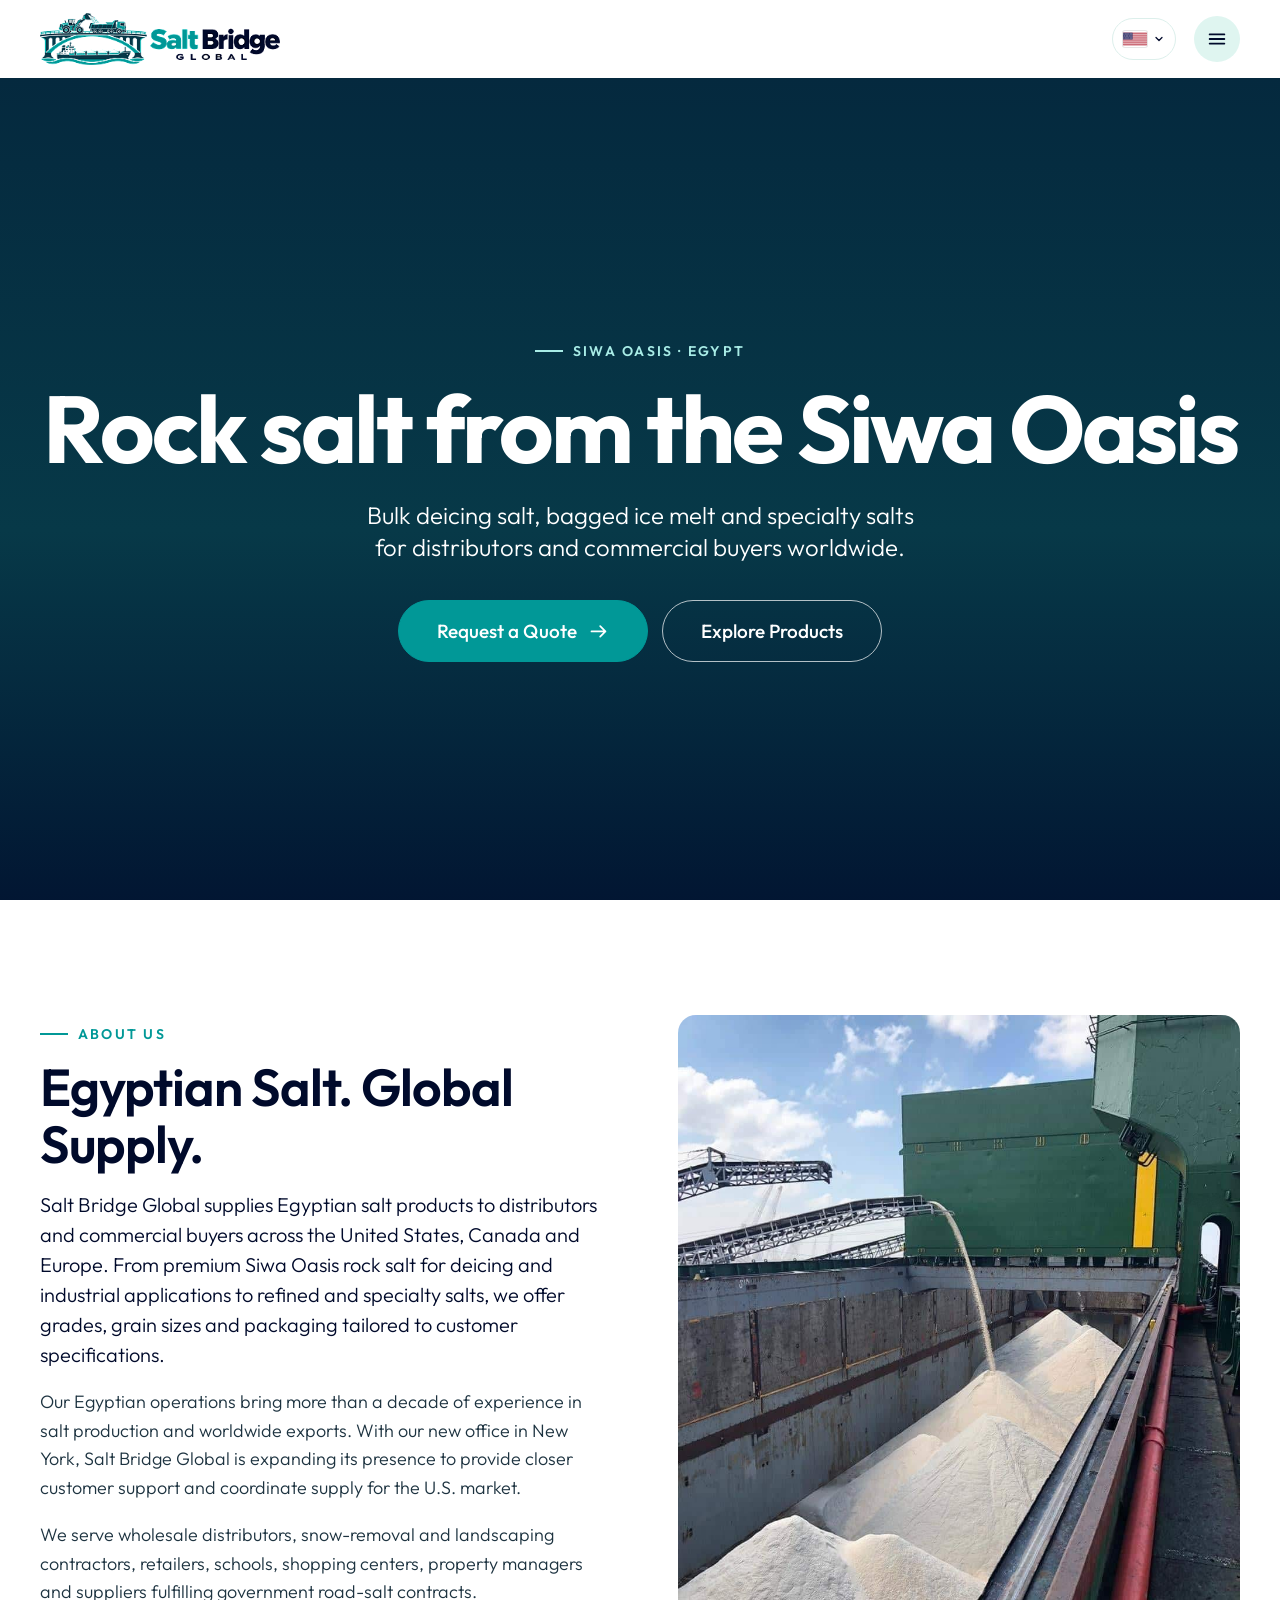
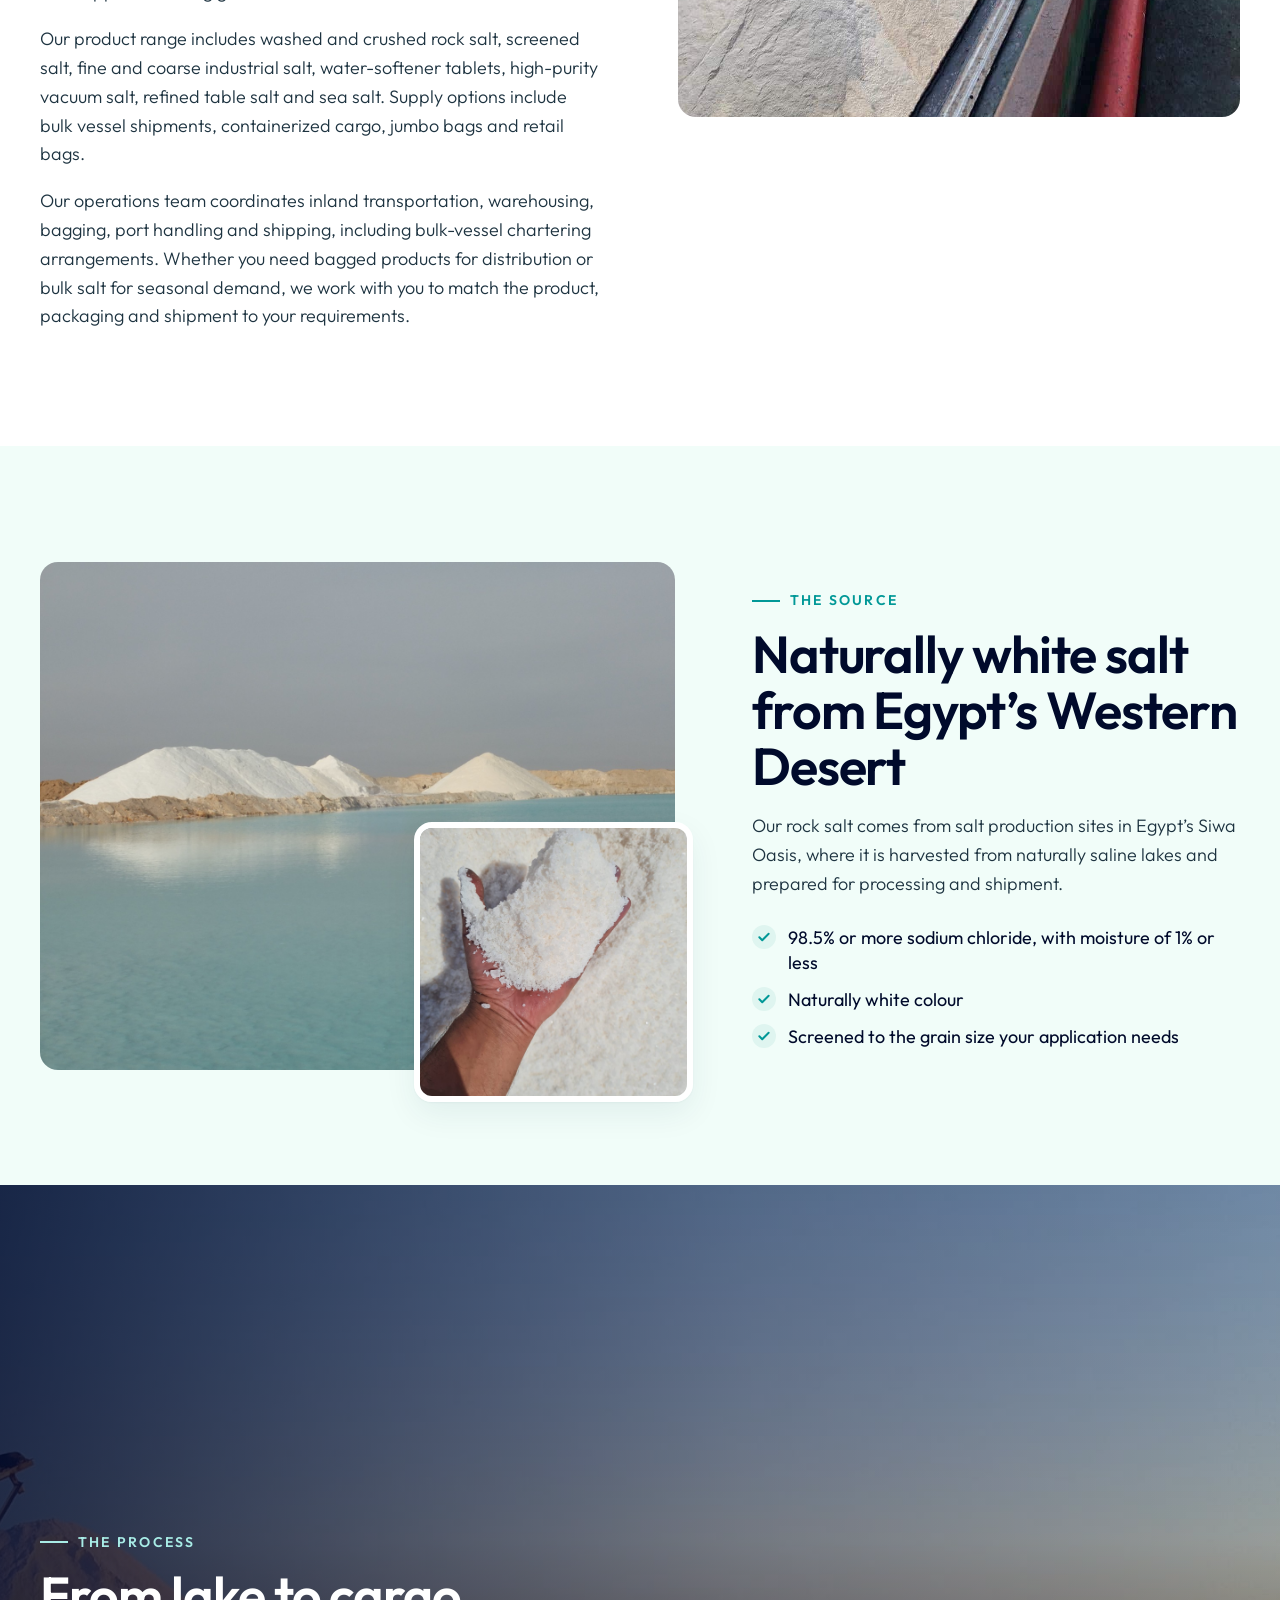
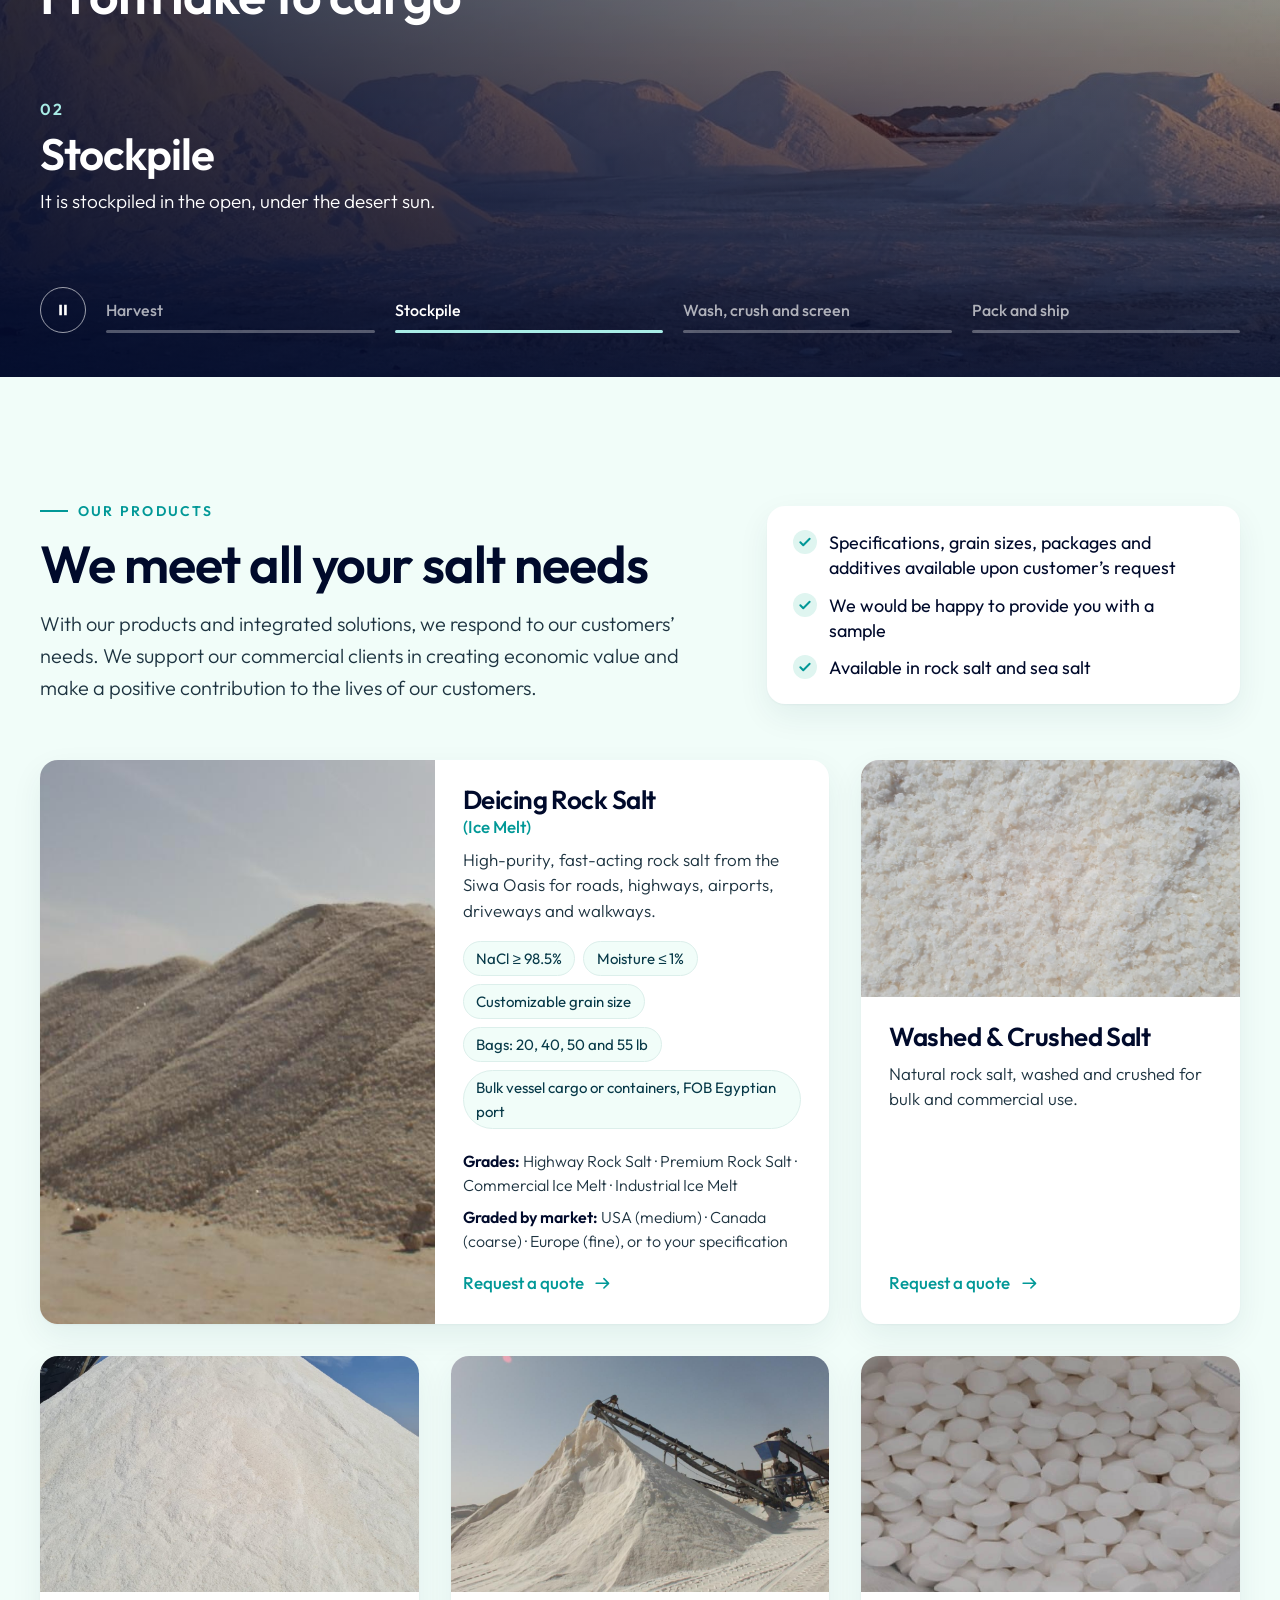
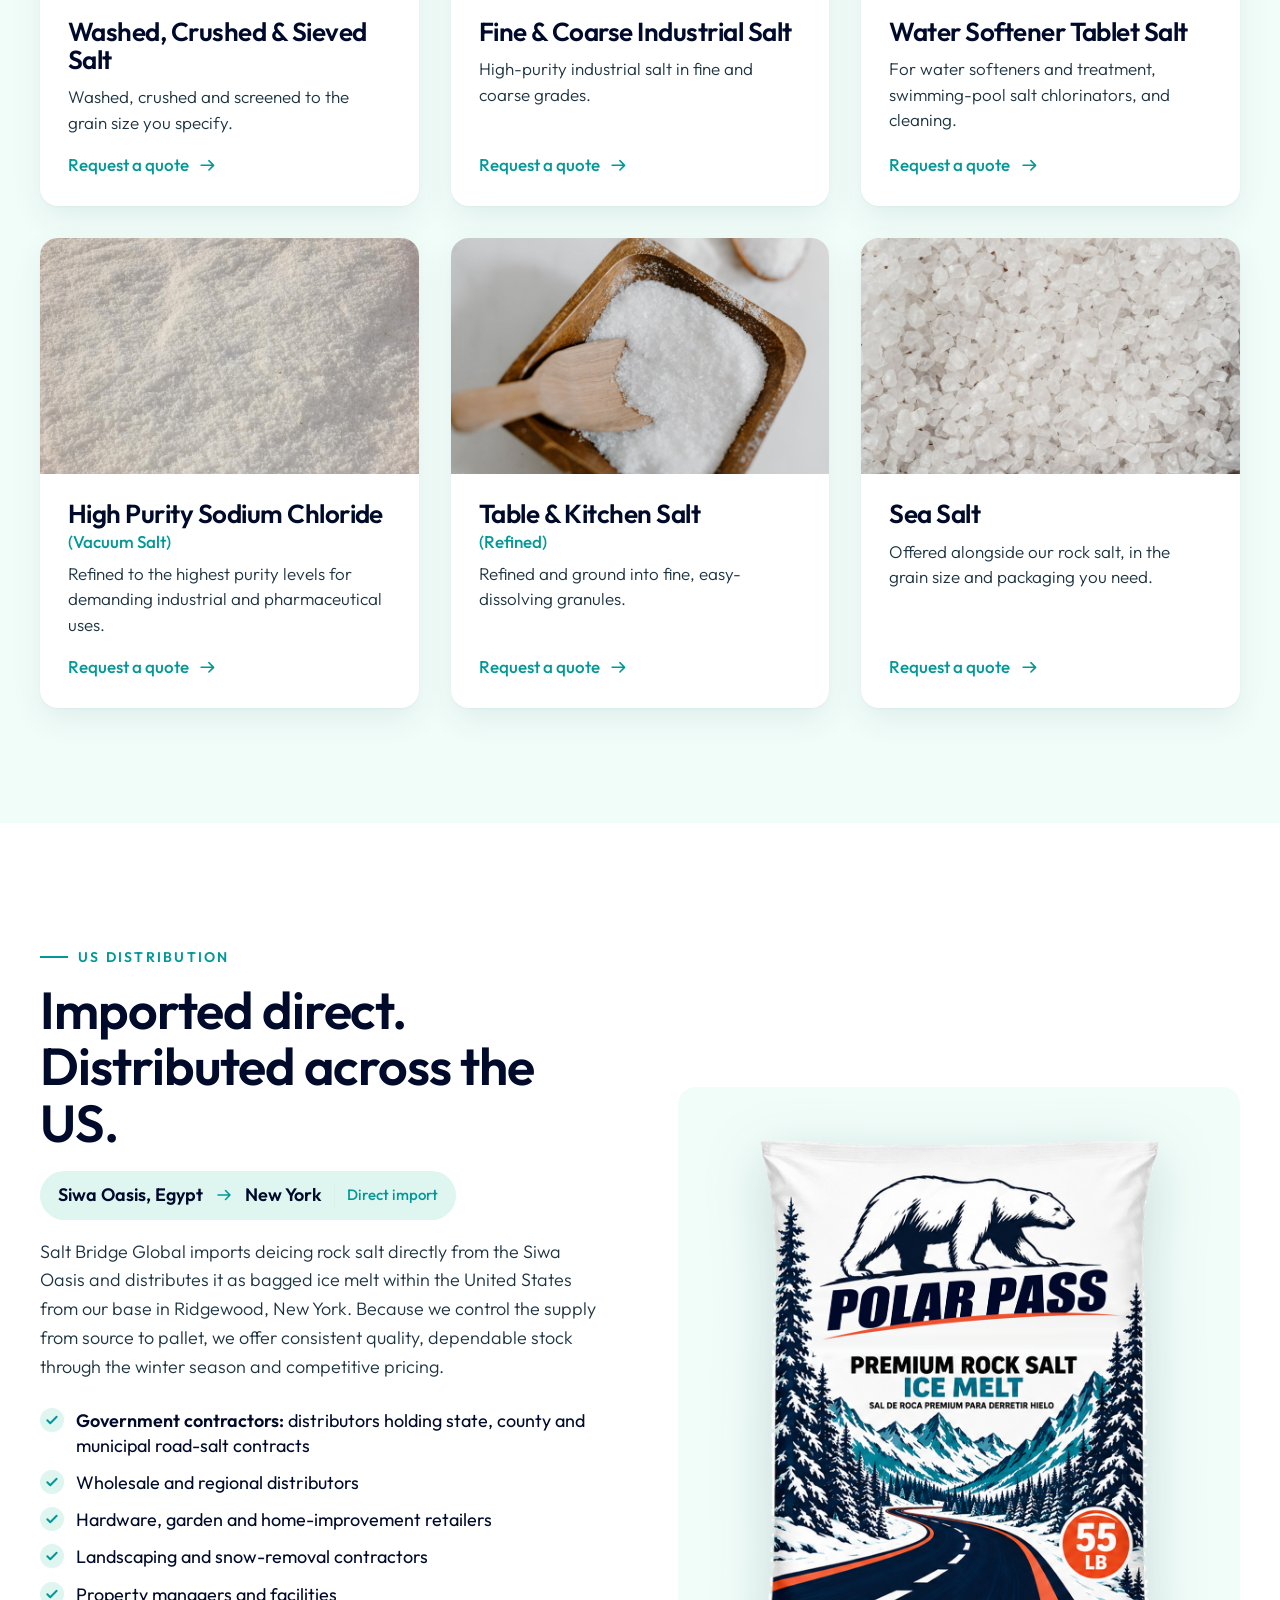
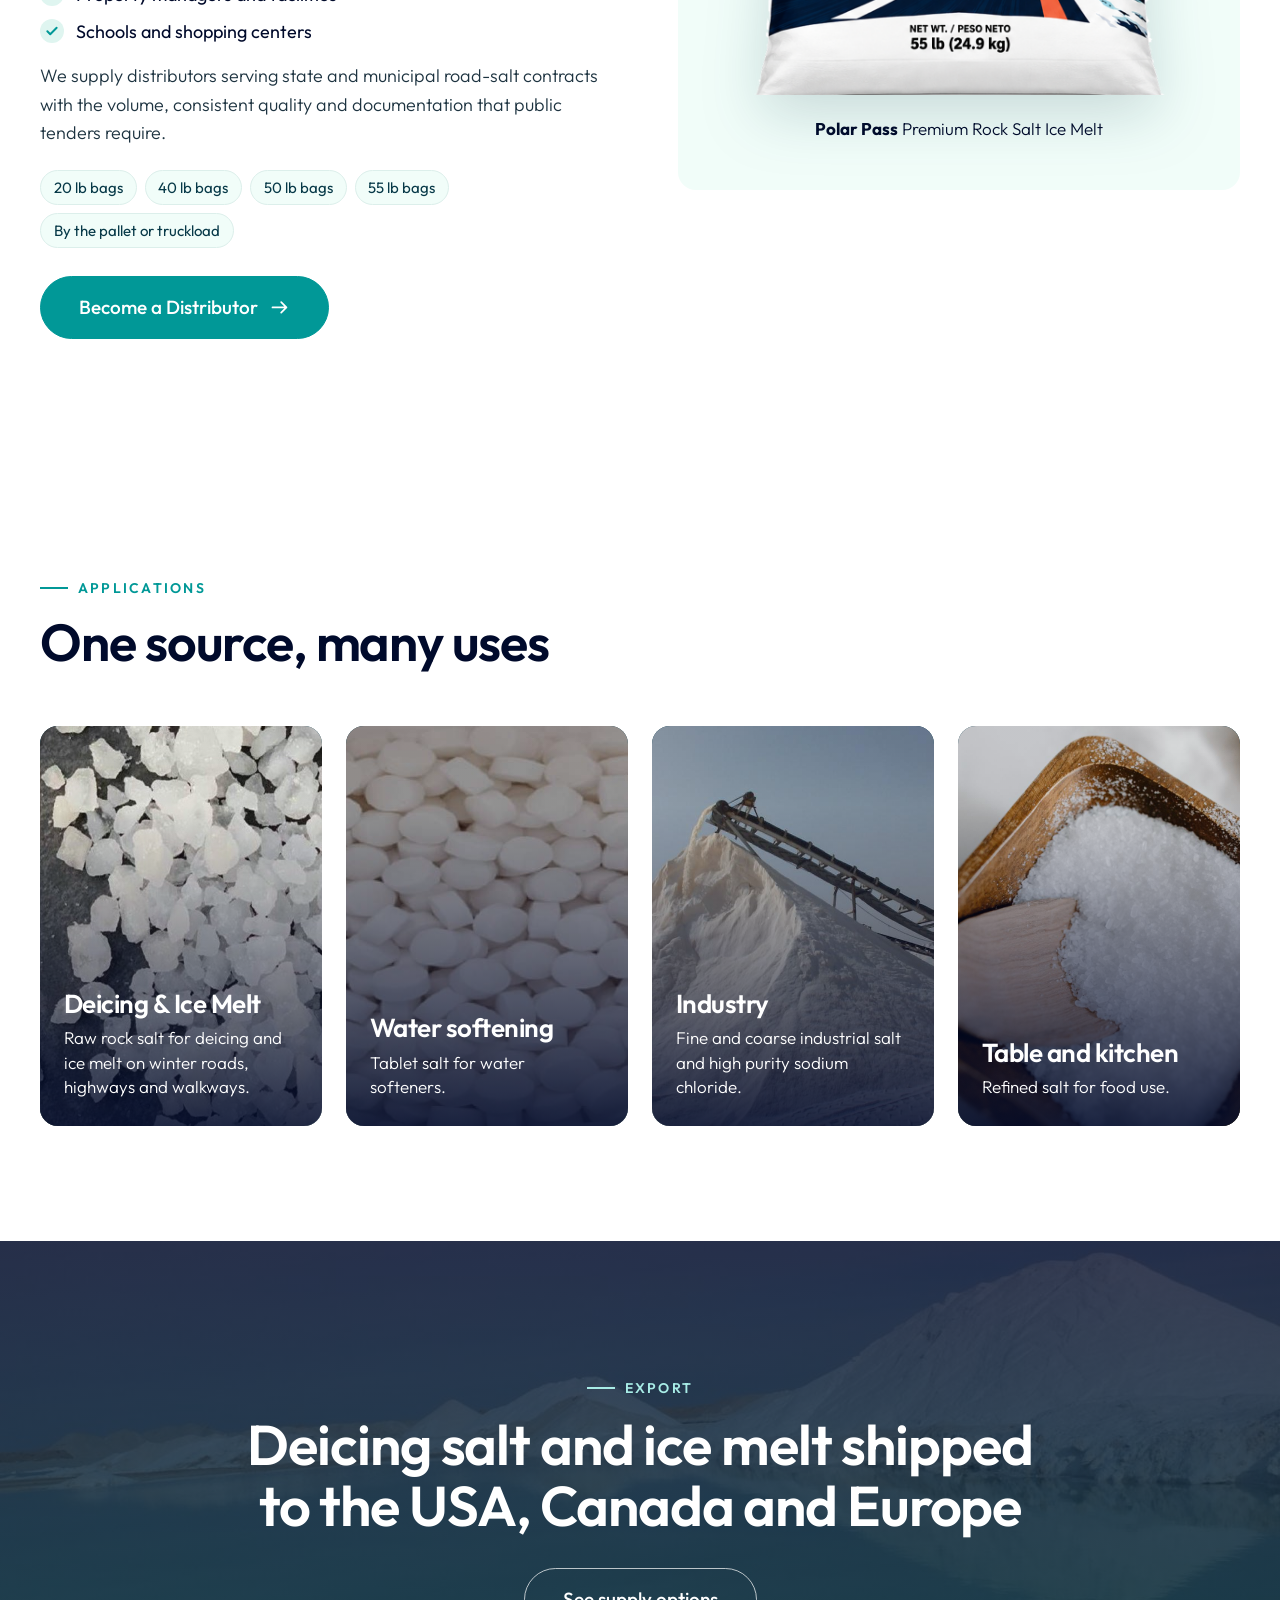
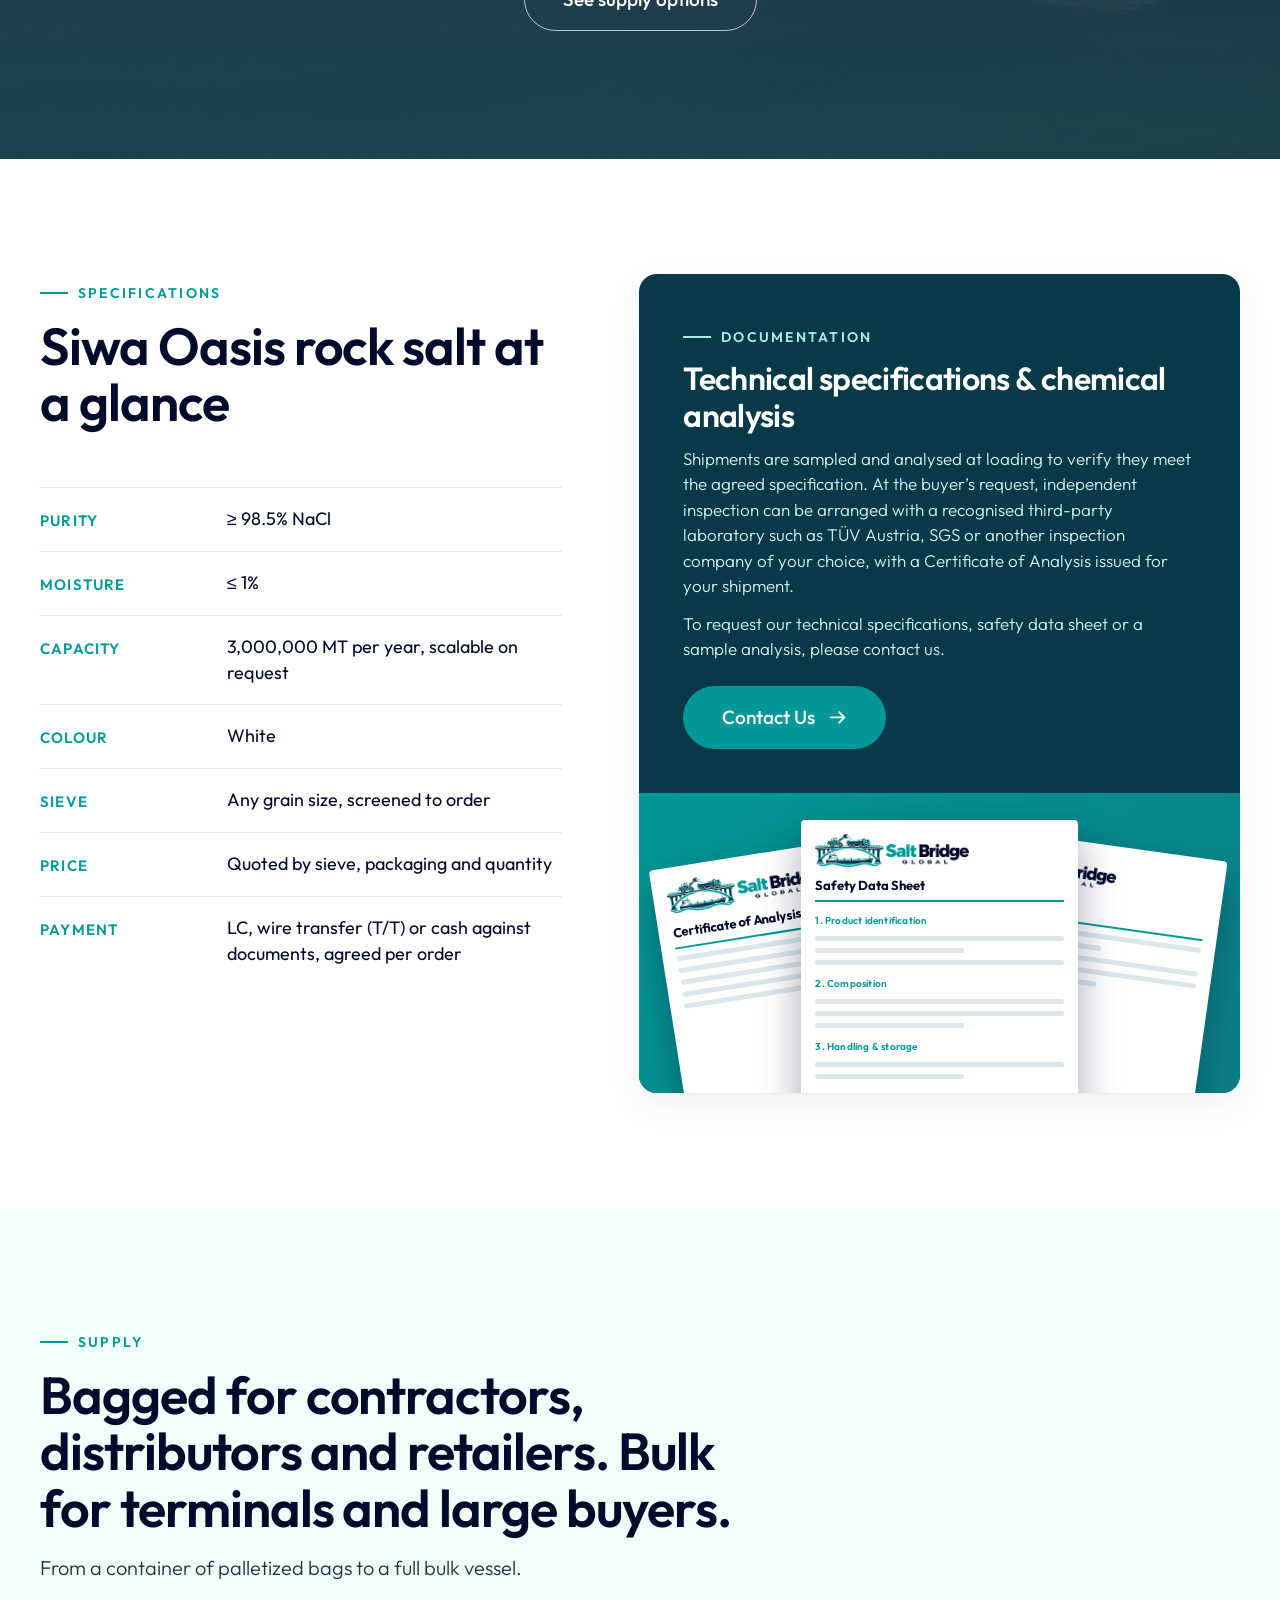
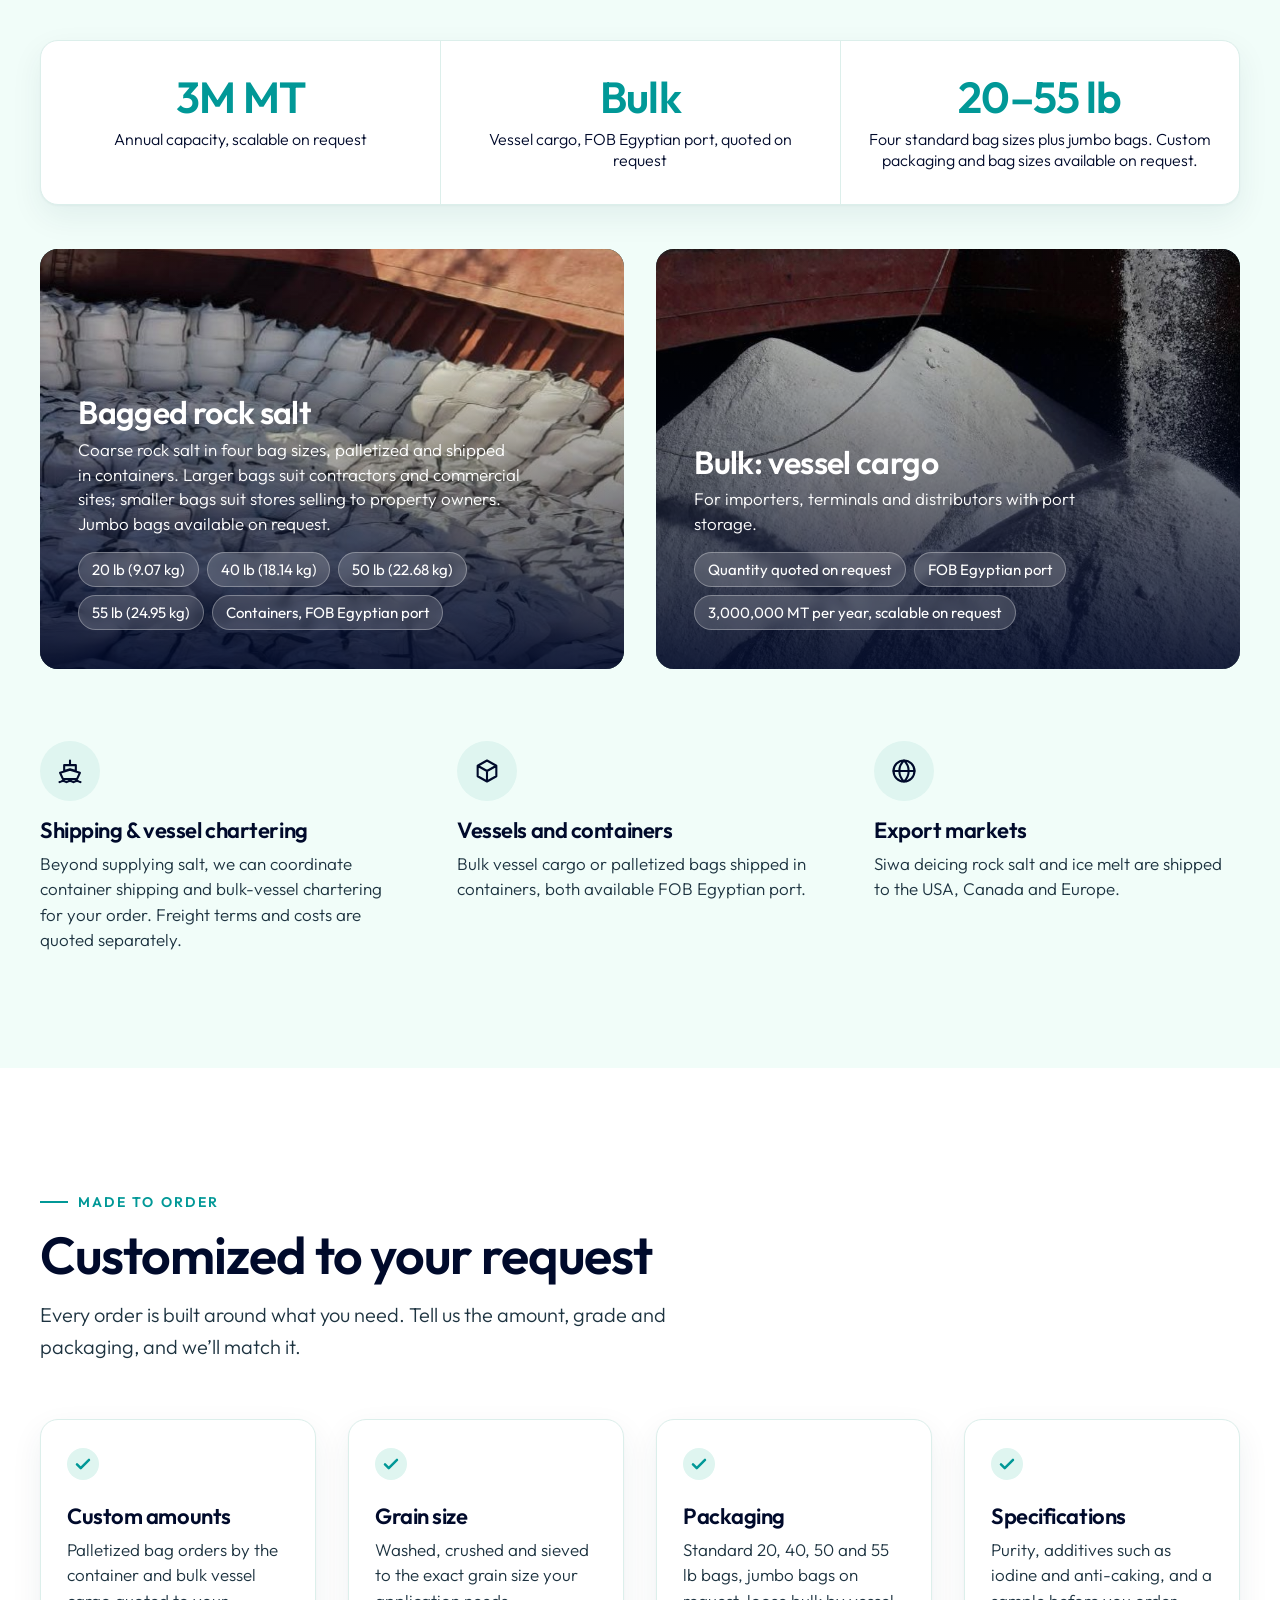
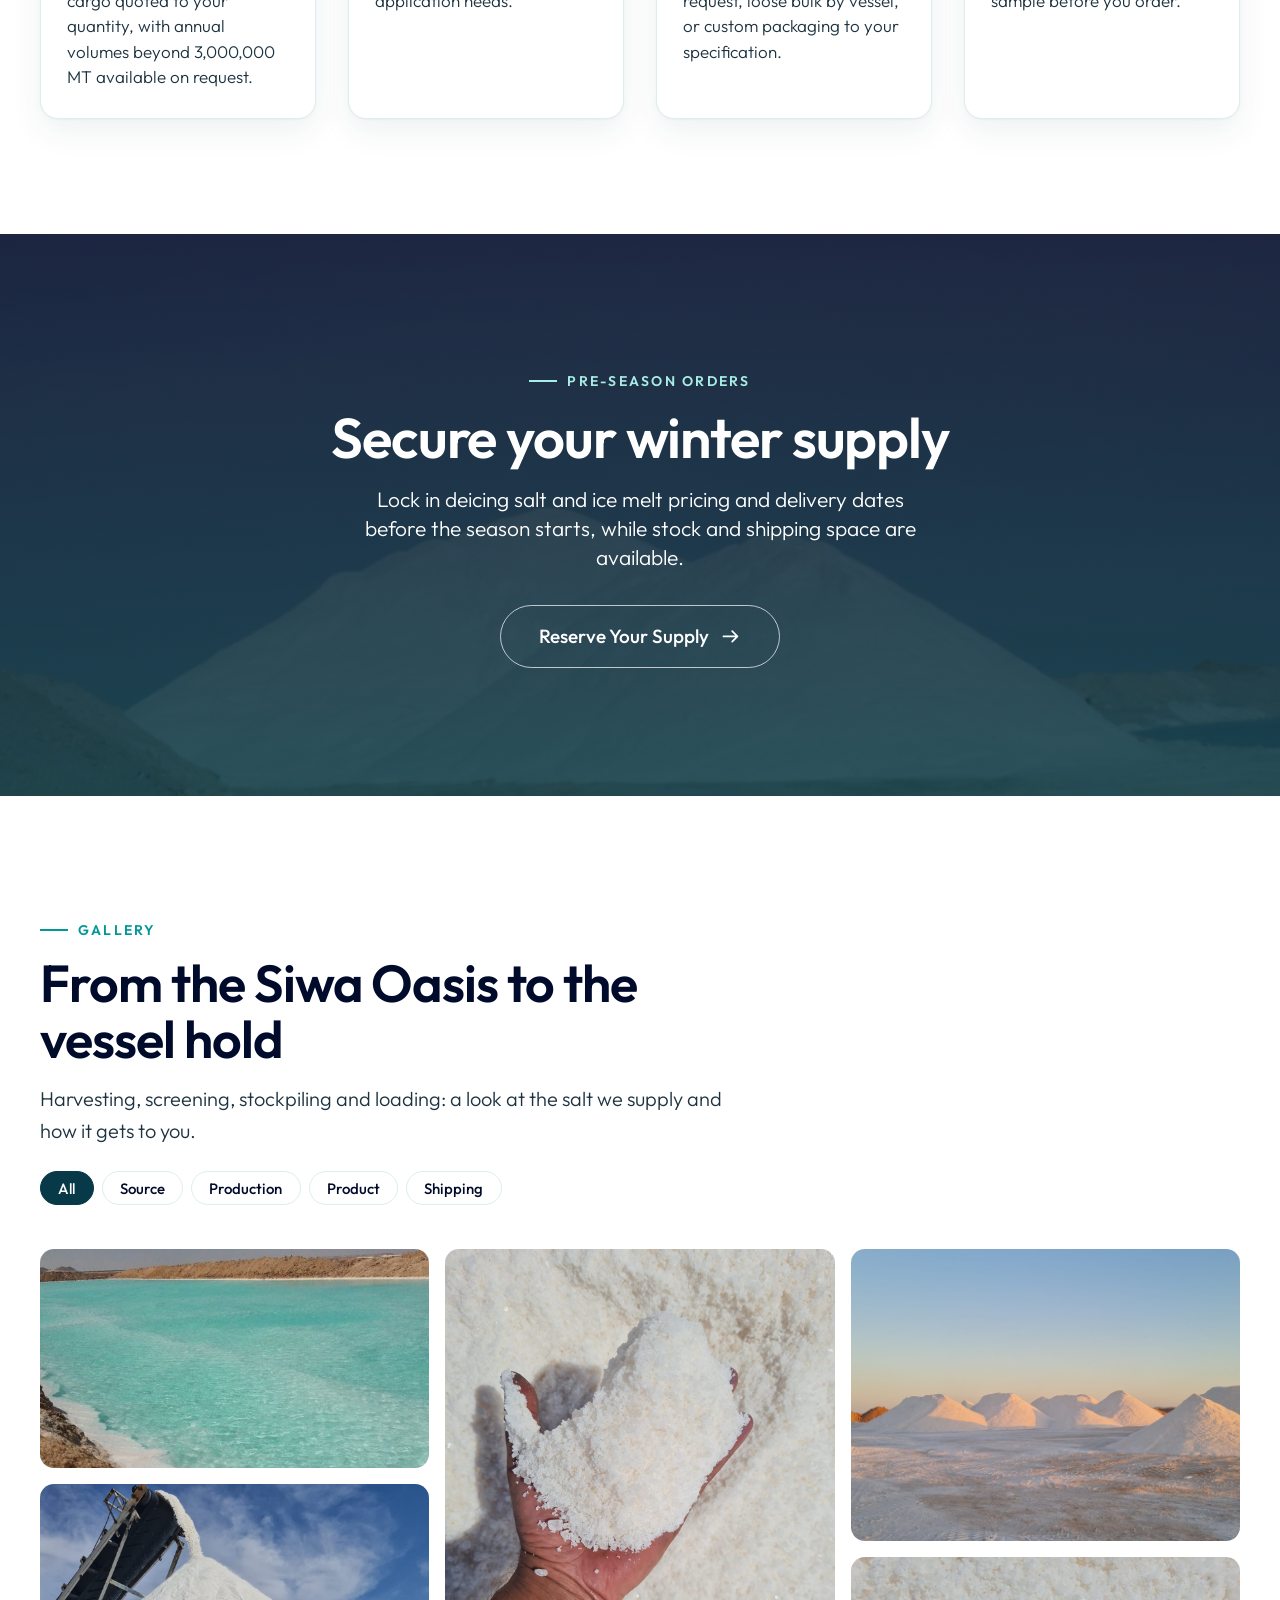
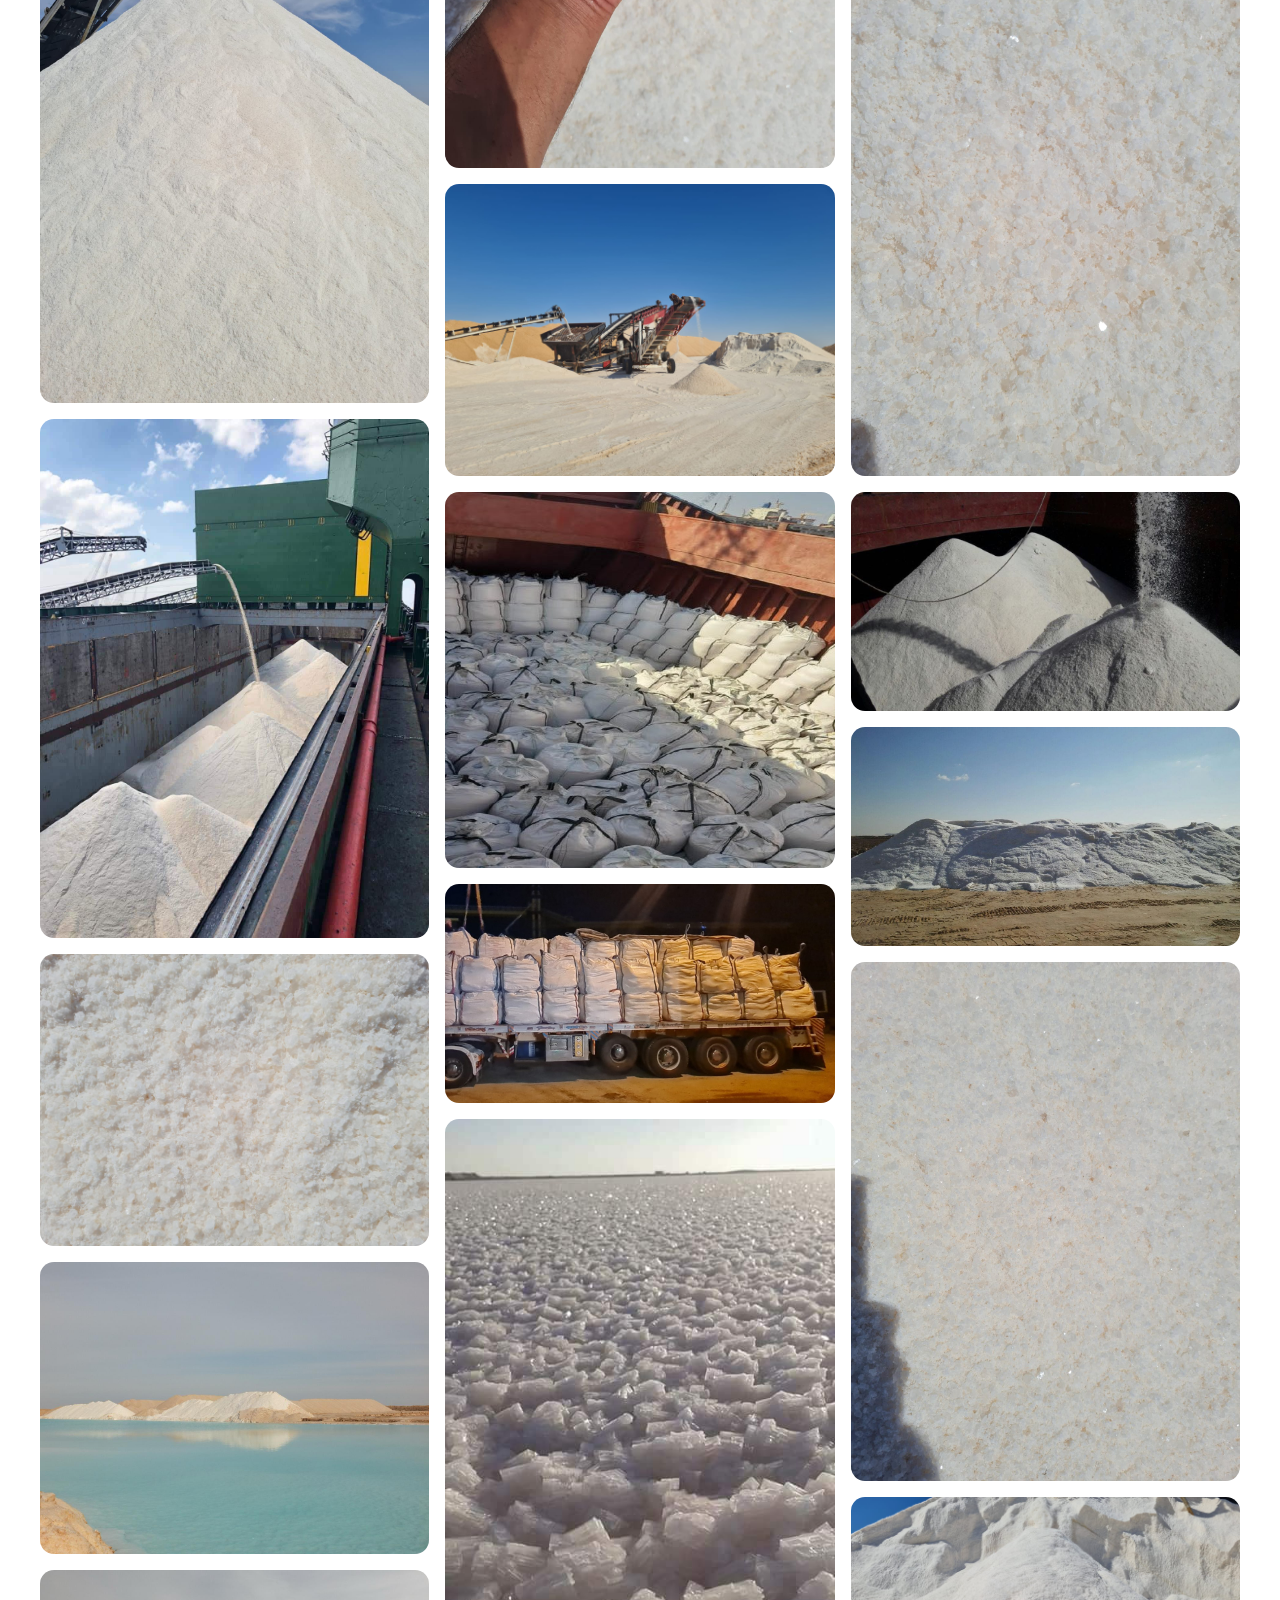
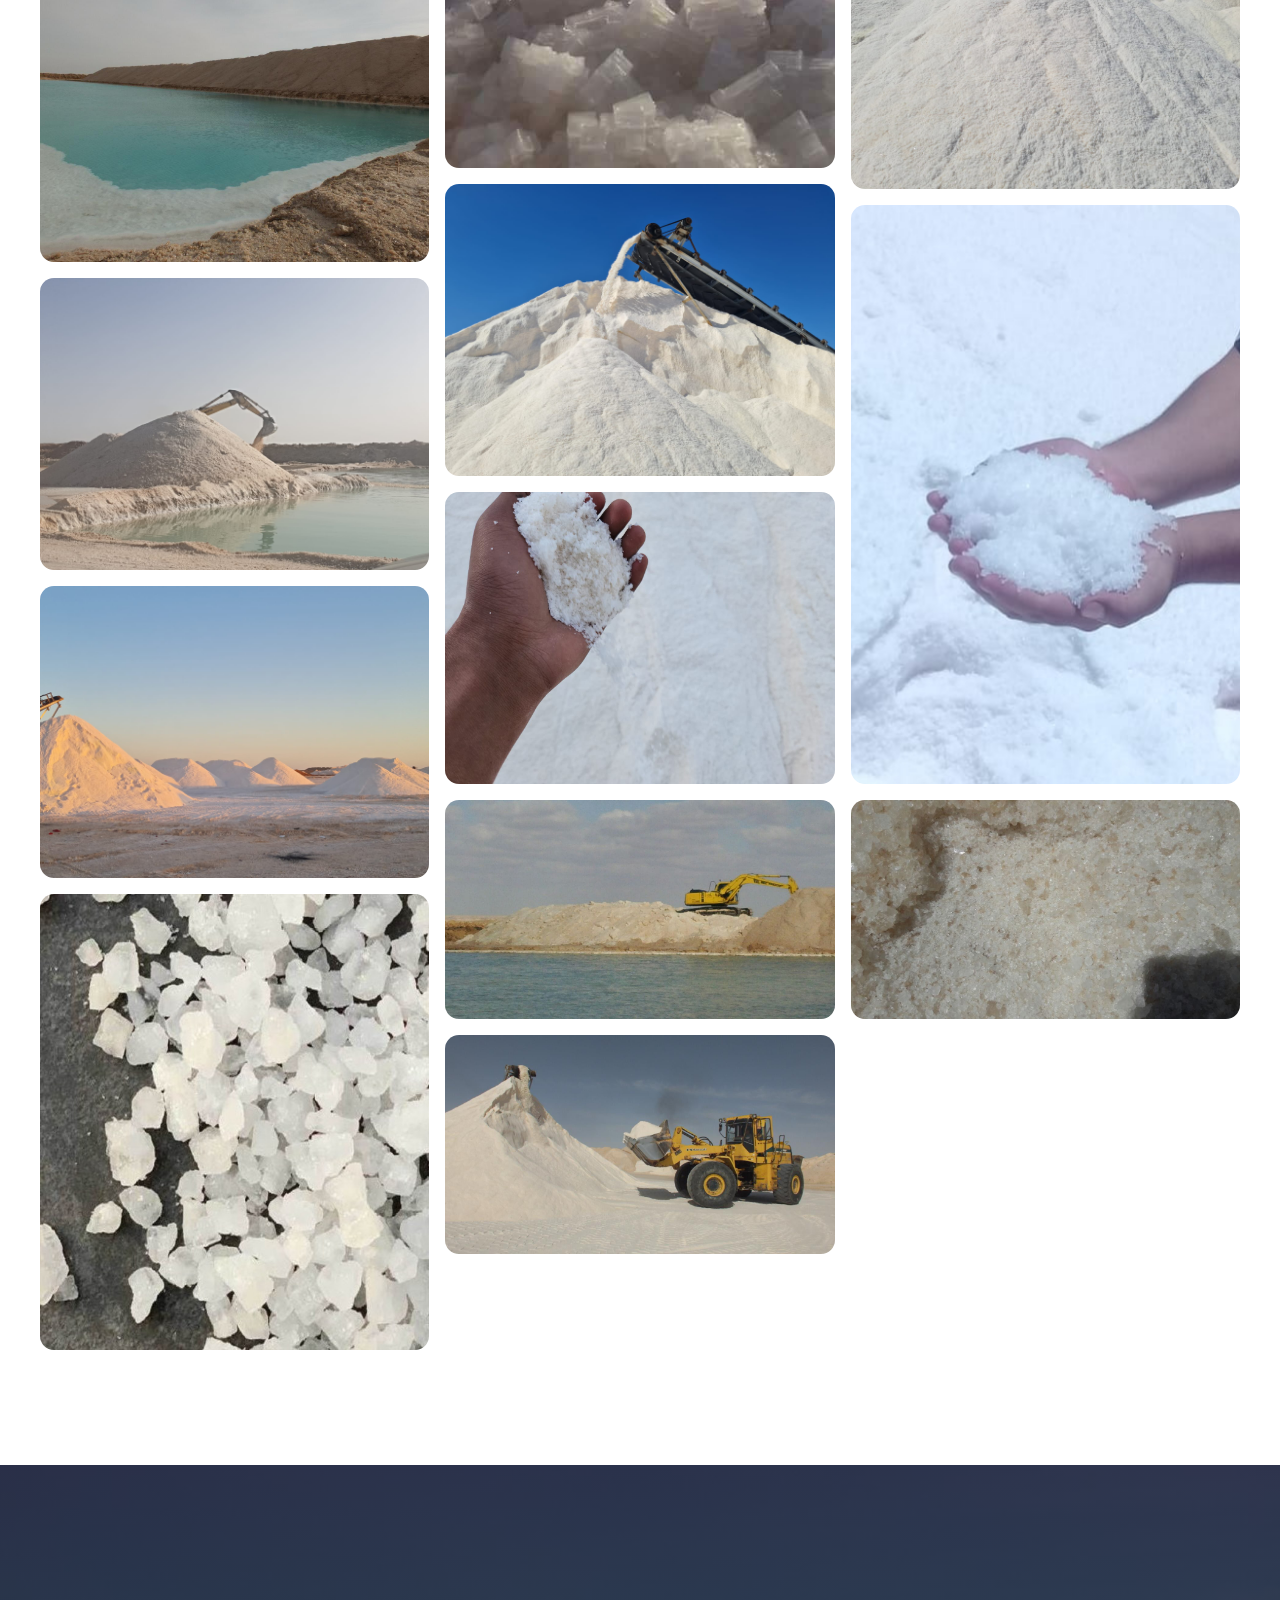
<file: index.html>
<!doctype html>
<html lang="en">
<head>
  <meta charset="utf-8">
  <meta name="viewport" content="width=device-width, initial-scale=1">
  <title>Salt Bridge Global — Deicing Rock Salt &amp; Ice Melt Supplier | Siwa Oasis, Egypt</title>
  <meta name="description" content="Salt Bridge Global supplies deicing rock salt, ice melt and bagged salt from the Siwa Oasis, Egypt: washed, crushed and sieved salt, industrial salt, water softener tablets, vacuum salt and refined table salt.">
  <link rel="canonical" href="https://saltbridgeglobal.com/">
  <link rel="alternate" hreflang="en" href="https://saltbridgeglobal.com/">
  <link rel="alternate" hreflang="nl" href="https://saltbridgeglobal.com/nl/">
  <link rel="alternate" hreflang="de" href="https://saltbridgeglobal.com/de/">
  <link rel="alternate" hreflang="sv" href="https://saltbridgeglobal.com/sv/">
  <link rel="alternate" hreflang="pl" href="https://saltbridgeglobal.com/pl/">
  <link rel="alternate" hreflang="it" href="https://saltbridgeglobal.com/it/">
  <link rel="alternate" hreflang="cs" href="https://saltbridgeglobal.com/cs/">
  <link rel="alternate" hreflang="es" href="https://saltbridgeglobal.com/es/">
  <link rel="alternate" hreflang="fr" href="https://saltbridgeglobal.com/fr/">
  <link rel="alternate" hreflang="x-default" href="https://saltbridgeglobal.com/">
  <link rel="icon" type="image/png" sizes="32x32" href="assets/favicon-32.png">
  <link rel="icon" type="image/png" sizes="48x48" href="assets/favicon-48.png">
  <link rel="icon" type="image/png" sizes="192x192" href="assets/favicon-192.png">
  <link rel="apple-touch-icon" href="assets/apple-touch-icon.png">
  <link rel="preconnect" href="https://fonts.googleapis.com">
  <link rel="preconnect" href="https://fonts.gstatic.com" crossorigin>
  <link href="https://fonts.googleapis.com/css2?family=Outfit:wght@300;400;500;600;700&display=swap" rel="stylesheet">
  <link rel="stylesheet" href="brand-colors.css">
  <style>
    :root {
      /* Outfit is a visual match for the reference lettering, pending approval. */
      --font: "Outfit", var(--salt-font);
      --container: 1200px;
      --gutter: clamp(20px, 4vw, 40px);
      --radius: 18px;
      --header-h: 94px;
      --line: #dcefeb;
      --tint: #dff5f0;
      --body-ink: #1d3340;
      --shadow: 0 1px 2px rgba(7, 57, 72, .04), 0 12px 32px rgba(7, 57, 72, .07);
    }

    *, *::before, *::after { box-sizing: border-box; }
    html { scroll-behavior: smooth; scroll-padding-top: calc(var(--header-h) + 16px); }
    body {
      margin: 0;
      background: var(--salt-white);
      color: var(--body-ink);
      font-family: var(--font);
      font-weight: 300;
      font-size: 1.125rem;
      line-height: 1.6;
      -webkit-font-smoothing: antialiased;
    }
    img, video { display: block; max-width: 100%; }
    a { color: inherit; text-decoration: none; }
    h1, h2, h3 { margin: 0; color: var(--salt-heading); font-weight: 600; letter-spacing: -.02em; line-height: 1.08; }
    p, ul, dl, dd, figure { margin: 0; }
    ul { padding: 0; list-style: none; }
    :focus-visible { outline: 3px solid var(--salt-teal); outline-offset: 3px; border-radius: 6px; }

    .container { width: 100%; max-width: calc(var(--container) + 2 * var(--gutter)); margin-inline: auto; padding-inline: var(--gutter); }
    .section { padding-block: clamp(64px, 9vw, 120px); }
    .section--mint { background: var(--salt-page-bg); }
    .eyebrow { display: inline-flex; align-items: center; gap: 10px; color: var(--salt-teal); font-size: .875rem; font-weight: 600; letter-spacing: .16em; text-transform: uppercase; }
    .eyebrow::before { content: ""; width: 28px; height: 2px; background: currentColor; }
    .section-head { max-width: 720px; margin-bottom: clamp(36px, 5vw, 56px); }
    .section-head h2 { margin-top: 14px; font-size: clamp(2rem, 4.4vw, 3.25rem); }
    .section-head p { margin-top: 16px; font-size: 1.25rem; }

    /* Buttons */
    .btn {
      display: inline-flex; align-items: center; justify-content: center; gap: .6em;
      padding: .85em 1.75em;
      border: 1.5px solid var(--salt-teal); border-radius: 999px;
      background: var(--salt-teal); color: var(--salt-white);
      font: 500 1.0625rem/1.2 var(--font); white-space: nowrap; cursor: pointer;
      transition: background .2s, border-color .2s, color .2s, box-shadow .2s;
    }
    .btn svg { width: 1.1em; height: 1.1em; transition: transform .2s; }
    .btn:hover { background: #017f7e; border-color: #017f7e; box-shadow: 0 8px 20px rgba(1, 152, 151, .28); }
    .btn:hover svg { transform: translateX(3px); }
    .btn--sm { padding: .75em 1.5em; font-size: 1rem; }
    .btn--lg { padding: 1em 2em; font-size: 1.1875rem; }
    .btn--light { background: transparent; border-color: rgba(255, 255, 255, .7); }
    .btn--light:hover { background: var(--salt-white); border-color: var(--salt-white); color: var(--salt-heading); box-shadow: none; }
    .text-link { display: inline-flex; align-items: center; gap: .55em; padding: 0; border: 0; background: none; color: var(--salt-teal); font: 500 1.0625rem/1.2 var(--font); cursor: pointer; }
    .text-link svg { width: 1.1em; height: 1.1em; transition: transform .2s; }
    .text-link:hover { color: var(--salt-deep-blue); }
    .text-link:hover svg { transform: translateX(4px); }

    /* Header: white, so the supplied white-background logo sits cleanly */
    .site-header { position: sticky; top: 0; z-index: 50; height: var(--header-h); background: rgba(255, 255, 255, .94); backdrop-filter: blur(10px); border-bottom: 1px solid transparent; transition: border-color .2s, box-shadow .2s; }
    .site-header.is-stuck { border-color: var(--line); box-shadow: 0 6px 24px rgba(7, 57, 72, .06); }
    .site-header .container { display: flex; align-items: center; justify-content: space-between; gap: 24px; height: 100%; max-width: calc(1600px + 2 * var(--gutter)); }
    .logo { flex: none; display: inline-flex; align-items: center; }
    .logo img { height: 72px; width: auto; }
    .nav { display: flex; align-items: center; gap: clamp(12px, 1vw, 20px); }
    .nav ul { display: flex; gap: clamp(12px, 1vw, 20px); }
    .site-header .nav ul a:not(.btn) { font-size: .9375rem; }
    .nav a, .nav .btn { white-space: nowrap; }
    .nav a:not(.btn) { color: var(--salt-heading); font-size: 1rem; font-weight: 400; padding-block: 6px; border-bottom: 2px solid transparent; transition: color .2s, border-color .2s; }
    .nav a:not(.btn):hover, .nav a.is-current { color: var(--salt-teal); border-color: var(--salt-teal); }
    .nav-toggle { display: none; width: 46px; height: 46px; border: 0; border-radius: 50%; background: var(--tint); color: var(--salt-heading); cursor: pointer; }
    .nav-toggle svg { width: 22px; height: 22px; }
    .site-header .nav { margin-left: auto; }
    /* Language menu */
    .lang { position: relative; flex: none; }
    .lang__btn { display: inline-flex; align-items: center; gap: 6px; height: 42px; padding: 0 10px; border: 1px solid var(--line); border-radius: 999px; background: var(--salt-white); color: var(--salt-heading); font: inherit; font-size: .875rem; font-weight: 600; cursor: pointer; }
    .lang__btn:hover { border-color: var(--salt-teal); }
    .lang__btn > svg { width: 12px; height: 12px; transition: transform .2s; }
    .lang__btn > span { display: none; }
    .site-header .container { gap: 18px; }
    .lang__btn[aria-expanded="true"] > svg { transform: rotate(180deg); }
    .lang img { width: 24px; height: 16px; border-radius: 2px; box-shadow: 0 0 0 1px rgba(0, 0, 0, .1); }
    .lang__menu { position: absolute; right: 0; top: calc(100% + 8px); z-index: 60; min-width: 200px; margin: 0; padding: 6px; list-style: none; background: var(--salt-white); border-radius: 14px; box-shadow: 0 20px 50px rgba(7, 57, 72, .18); }
    .lang__menu[hidden] { display: none; }
    .lang__menu a { display: flex; align-items: center; gap: 12px; padding: 9px 12px; border-radius: 10px; color: var(--salt-heading); text-decoration: none; font-size: .9375rem; }
    .lang__menu a b { width: 24px; font-weight: 600; }
    .lang__menu a:hover, .lang__menu a[aria-current] { background: var(--tint); }
    /* Longer languages: shrink the header in two steps before falling back to the hamburger menu */
    .site-header.is-tight .container { gap: 14px; }
    .site-header.is-tight .logo img { height: 60px; }
    .site-header.is-tight .nav, .site-header.is-tight .nav ul { gap: 12px; }
    .site-header.is-tight .nav ul a:not(.btn) { font-size: .875rem; }
    .site-header.is-tight .nav .btn--sm { padding: .65em 1.1em; font-size: .9375rem; }
    .site-header.is-tighter .container { gap: 10px; }
    .site-header.is-tighter .logo img { height: 50px; }
    .site-header.is-tighter .nav, .site-header.is-tighter .nav ul { gap: 9px; }
    .site-header.is-tighter .nav ul a:not(.btn) { font-size: .8125rem; }
    .site-header.is-tighter .nav .btn--sm { padding: .6em .95em; font-size: .875rem; }
    /* Hamburger menu when the links still do not fit on one line */
    .site-header.is-compact .logo img { height: 52px; }
    .site-header.is-compact .nav-toggle { display: grid; place-items: center; }
    .site-header.is-compact .nav { display: none; position: absolute; top: calc(100% + 8px); left: var(--gutter); right: var(--gutter); flex-direction: column; align-items: stretch; gap: 16px; padding: 20px; background: var(--salt-white); border-radius: var(--radius); box-shadow: 0 20px 50px rgba(7, 57, 72, .18); }
    .site-header.is-compact .nav.is-open { display: flex; }
    .site-header.is-compact .nav ul { flex-direction: column; gap: 4px; }
    .site-header.is-compact .nav ul a:not(.btn) { display: block; padding: 10px 4px; font-size: 1.125rem; }
    .site-header.is-compact .lang { margin-left: auto; }
    .site-header.is-compact .nav-toggle { order: 3; }

    /* Hero: full-screen media with centred title */
    .hero { position: relative; display: grid; min-height: min(calc(100vh - var(--header-h)), 1000px); min-height: min(calc(100svh - var(--header-h)), 1000px); overflow: hidden; background: var(--salt-deep-blue); color: var(--salt-white); }
    .hero__media, .hero__media > * { position: absolute; inset: 0; width: 100%; height: 100%; object-fit: cover; }
    /* Negative first delay so the first photo is already visible on load */
    .hero__media img { opacity: 0; animation: hero-slide 28s -1.5s infinite; }
    .hero__media img:nth-child(2) { animation-delay: 5.5s; }
    .hero__media img:nth-child(3) { animation-delay: 12.5s; }
    .hero__media img:nth-child(4) { animation-delay: 19.5s; }
    @keyframes hero-slide {
      0% { opacity: 0; transform: scale(1.02); }
      5%, 25% { opacity: 1; }
      32%, 100% { opacity: 0; transform: scale(1.1); }
    }
    .hero::after { content: ""; position: absolute; inset: 0; background: linear-gradient(180deg, rgba(0, 10, 43, .34) 0%, rgba(7, 57, 72, .38) 55%, rgba(0, 10, 43, .74) 100%); }
    .hero__inner { position: relative; z-index: 1; display: flex; flex-direction: column; align-items: center; justify-content: center; text-align: center; padding-block: 72px 48px; }
    .hero .eyebrow { color: #a8ece6; }
    .hero h1 { margin-top: 20px; max-width: 13em; color: var(--salt-white); font-size: clamp(2.75rem, 7.4vw, 6rem); font-weight: 700; letter-spacing: -.03em; line-height: .98; text-wrap: balance; }
    .hero__lede { margin-top: 24px; max-width: 30em; font-size: clamp(1.1875rem, 2vw, 1.5rem); line-height: 1.35; text-wrap: balance; }
    .hero__actions { display: flex; flex-wrap: wrap; justify-content: center; gap: 14px; margin-top: 36px; }
    .stats { display: grid; grid-template-columns: repeat(3, 1fr); margin-bottom: clamp(28px, 4vw, 44px); background: var(--salt-white); border: 1px solid var(--line); border-radius: var(--radius); box-shadow: var(--shadow); text-align: center; }
    .stats > div { padding: clamp(22px, 3vw, 32px) 20px; }
    .stats > div + div { border-left: 1px solid var(--line); }
    .stats dt { color: var(--salt-teal); font-size: clamp(1.75rem, 3.4vw, 2.75rem); font-weight: 600; letter-spacing: -.02em; line-height: 1.1; }
    .stats dd { margin-top: 8px; color: var(--salt-heading); font-size: 1rem; line-height: 1.35; }

    /* Source */
    .split { display: grid; grid-template-columns: 1fr 1fr; align-items: center; gap: clamp(32px, 6vw, 88px); }
    .split__media { position: relative; }
    #source .split { grid-template-columns: 1.3fr 1fr; }
    #source .split__media > img:first-child { aspect-ratio: 5 / 4; }
    .split__media img { width: 100%; aspect-ratio: 4 / 3; object-fit: cover; border-radius: var(--radius); }
    .split__media img + img { position: absolute; right: -18px; bottom: -32px; width: 44%; aspect-ratio: 1; border: 6px solid var(--salt-white); box-shadow: var(--shadow); }
    .split h2 { margin-top: 14px; font-size: clamp(2rem, 4.4vw, 3.25rem); }
    .split p { margin-top: 18px; }
    .split .tags { margin: 22px 0 0; }
    .about { align-items: start; }
    .about .about__lead { font-size: 1.25rem; line-height: 1.5; color: var(--salt-heading); }
    .about .split__media img { aspect-ratio: 4 / 5; }
    .split .route { display: inline-flex; flex-wrap: wrap; align-items: center; gap: 10px 12px; margin-top: 20px; padding: 10px 18px; border-radius: 999px; background: var(--tint); color: var(--salt-heading); font-weight: 600; }
    .route svg { width: 18px; height: 18px; color: var(--salt-teal); }
    .route em { padding-left: 12px; border-left: 1px solid var(--line); color: var(--salt-teal); font-style: normal; font-weight: 500; font-size: .9375rem; }
    .split__media--product { margin: 0; padding: clamp(24px, 4vw, 48px); background: var(--salt-page-bg); border-radius: var(--radius); text-align: center; }
    .split__media--product img { width: auto; max-width: 100%; max-height: 560px; aspect-ratio: auto; margin-inline: auto; object-fit: contain; border-radius: 0; filter: drop-shadow(0 18px 30px rgba(7, 57, 72, .18)); }
    .split__media--product figcaption { margin-top: 20px; color: var(--salt-heading); font-size: 1.0625rem; }
    .split .btn { margin-top: 28px; }
    .checks strong { font-weight: 600; }
    .checks { display: grid; gap: 12px; margin-top: 26px; }
    .checks li { display: flex; gap: 12px; align-items: flex-start; color: var(--salt-heading); font-weight: 400; line-height: 1.4; }
    .checks svg { flex: none; width: 24px; height: 24px; padding: 5px; border-radius: 50%; background: var(--tint); color: var(--salt-teal); }

    /* Process reel: photo sequence that plays like a film, one step at a time */
    .reel { position: relative; display: grid; align-items: end; min-height: clamp(580px, 88vh, 860px); overflow: hidden; background: var(--salt-deep-blue); color: var(--salt-white); }
    .reel__slides img { position: absolute; inset: 0; width: 100%; height: 100%; object-fit: cover; opacity: 0; transition: opacity 1.2s ease, transform 9s linear; }
    .reel__slides img.is-active { opacity: 1; transform: scale(1.08); }
    .reel::after { content: ""; position: absolute; inset: 0; background: linear-gradient(90deg, rgba(0, 10, 43, .8) 0%, rgba(0, 10, 43, .34) 58%, rgba(0, 10, 43, .12) 100%), linear-gradient(180deg, rgba(0, 10, 43, .1) 45%, rgba(0, 10, 43, .82) 100%); }
    .reel__inner { position: relative; z-index: 1; padding-block: clamp(56px, 8vw, 96px) clamp(28px, 4vw, 44px); }
    .reel .eyebrow { color: #a8ece6; }
    .reel h2 { margin-top: 14px; color: var(--salt-white); font-size: clamp(2rem, 4.4vw, 3.25rem); }
    .reel__panels { display: grid; max-width: 30em; margin-top: clamp(32px, 6vw, 72px); }
    .reel__panel + .reel__panel { margin-top: 28px; }
    .js .reel__panel { grid-area: 1 / 1; margin: 0; opacity: 0; visibility: hidden; transform: translateY(14px); transition: opacity .6s ease, transform .6s ease, visibility .6s; }
    .js .reel__panel.is-active { opacity: 1; visibility: visible; transform: none; }
    .reel__panel span { color: #a8ece6; font-size: 1rem; font-weight: 600; letter-spacing: .14em; }
    .reel__panel h3 { margin-top: 6px; color: var(--salt-white); font-size: clamp(1.75rem, 3.6vw, 2.75rem); }
    .reel__panel p { margin-top: 10px; font-size: 1.1875rem; line-height: 1.45; }
    .reel__nav { display: none; align-items: flex-end; gap: clamp(10px, 1.6vw, 20px); margin-top: clamp(28px, 4vw, 44px); }
    .js .reel__nav { display: flex; }
    .reel__toggle { flex: none; display: grid; place-items: center; width: 46px; height: 46px; border: 1.5px solid rgba(255, 255, 255, .6); border-radius: 50%; background: transparent; color: var(--salt-white); cursor: pointer; transition: background .2s, color .2s; }
    .reel__toggle:hover { background: var(--salt-white); color: var(--salt-heading); }
    .reel__toggle svg { width: 18px; height: 18px; }
    .reel__toggle svg + svg, .reel.is-paused .reel__toggle svg:first-child { display: none; }
    .reel.is-paused .reel__toggle svg + svg { display: block; }
    .reel__step { flex: 1; display: grid; gap: 10px; padding: 0; border: 0; background: none; color: rgba(255, 255, 255, .66); font: 500 1rem/1.2 var(--font); text-align: left; cursor: pointer; transition: color .2s; }
    .reel__step:hover, .reel__step.is-active { color: var(--salt-white); }
    .reel__step i { display: block; height: 3px; border-radius: 3px; background: rgba(255, 255, 255, .3); overflow: hidden; }
    .reel__step i::after { content: ""; display: block; width: 0; height: 100%; background: #a8ece6; }
    .reel__step.is-active i::after { animation: reel-progress 6s linear forwards; }
    .reel.is-paused .reel__step i::after, .reel.is-offscreen .reel__step i::after { animation-play-state: paused; }
    @keyframes reel-progress { to { width: 100%; } }

    /* Products */
    .cards { display: grid; grid-template-columns: repeat(3, 1fr); gap: clamp(20px, 2.6vw, 32px); }
    .card { display: flex; flex-direction: column; background: var(--salt-white); border-radius: var(--radius); overflow: hidden; box-shadow: var(--shadow); transition: transform .25s, box-shadow .25s; }
    .card:hover { transform: translateY(-4px); box-shadow: 0 2px 4px rgba(7, 57, 72, .05), 0 22px 48px rgba(7, 57, 72, .13); }
    .card > img { width: 100%; aspect-ratio: 16 / 10; object-fit: cover; }
    .card__body { display: flex; flex-direction: column; flex: 1; padding: 26px 28px 30px; }
    .card h3 { font-size: 1.625rem; }
    .card p { margin-top: 10px; font-size: 1.0625rem; line-height: 1.5; }
    .tags { display: flex; flex-wrap: wrap; gap: 8px; margin: 18px 0 24px; }
    .tags li { padding: .3em .85em; border-radius: 999px; background: var(--salt-page-bg); border: 1px solid var(--line); color: var(--salt-deep-blue); font-size: .9375rem; font-weight: 400; }
    .card .text-link { margin-top: auto; align-self: flex-start; }

    .products-intro { display: grid; grid-template-columns: 1.4fr 1fr; gap: clamp(24px, 5vw, 72px); align-items: end; margin-bottom: clamp(36px, 5vw, 56px); }
    .products-intro .section-head { margin-bottom: 0; }
    .products-intro .checks { margin-top: 0; padding: 24px 26px; background: var(--salt-white); border-radius: var(--radius); box-shadow: var(--shadow); }
    .card h3 span { display: block; margin-top: 4px; color: var(--salt-teal); font-size: 1.0625rem; font-weight: 500; letter-spacing: 0; }
    .card h3 + .text-link { padding-top: 20px; }
    .card .tags { margin-bottom: 20px; }
    .card .card__meta { margin-top: 0; font-size: 1rem; }
    .card .card__meta + .card__meta { margin-top: 8px; }
    .card__meta strong { color: var(--salt-heading); font-weight: 600; }
    .card p + .text-link { padding-top: 20px; }
    .card--wide { grid-column: span 2; flex-direction: row; }
    .card--wide > img { width: 50%; aspect-ratio: auto; }
    .custom { display: grid; grid-template-columns: repeat(4, 1fr); gap: clamp(20px, 2.6vw, 32px); }
    .custom > div { padding: 28px 26px; background: var(--salt-white); border: 1px solid var(--line); border-radius: var(--radius); box-shadow: var(--shadow); }
    .custom svg { width: 32px; height: 32px; padding: 7px; border-radius: 50%; background: var(--tint); color: var(--salt-teal); }
    .custom h3 { margin-top: 16px; font-size: 1.375rem; }
    .custom p { margin-top: 8px; font-size: 1.0625rem; line-height: 1.5; }

    /* Applications */
    .tiles { display: grid; grid-template-columns: repeat(4, 1fr); gap: clamp(16px, 2vw, 24px); }
    .tiles .panel { min-height: 400px; padding: 26px 24px; }
    .tiles .panel h3 { font-size: 1.625rem; }

    /* Specifications */
    .specs { display: grid; grid-template-columns: 1fr 1.15fr; gap: clamp(32px, 6vw, 80px); align-items: start; }
    .spec-facts { display: grid; gap: 0; margin-top: 8px; }
    .spec-facts > div { display: grid; grid-template-columns: 9.5em 1fr; gap: 16px; padding-block: 18px; border-top: 1px solid var(--line); }
    .spec-facts dt { color: var(--salt-teal); font-size: .9375rem; font-weight: 600; letter-spacing: .08em; text-transform: uppercase; padding-top: .2em; }
    .spec-facts dd { color: var(--salt-heading); font-weight: 400; line-height: 1.45; }
    .docs { display: grid; grid-template-rows: auto 1fr; overflow: hidden; border-radius: var(--radius); background: var(--salt-deep-blue); box-shadow: var(--shadow); }
    .docs__text { padding: clamp(28px, 4vw, 44px); color: #d6f3ef; }
    .docs__text .eyebrow { color: #a8ece6; }
    .docs__text h3 { margin-top: 12px; color: var(--salt-white); font-size: clamp(1.5rem, 2.6vw, 2rem); line-height: 1.15; }
    .docs__text p { margin-top: 12px; font-size: 1.0625rem; line-height: 1.5; }
    .docs__text .btn { margin-top: 24px; }
    .docs__art { position: relative; min-height: 300px; background: linear-gradient(135deg, var(--salt-teal), #0b7f86); overflow: hidden; }
    .doc { position: absolute; display: grid; align-content: start; gap: 7px; width: 46%; aspect-ratio: 8.5 / 11; padding: 14px 14px 0; background: var(--salt-white); border-radius: 4px; box-shadow: 0 18px 40px rgba(0, 10, 43, .35); }
    .doc img { width: 62%; height: auto; margin-bottom: 4px; }
    .doc strong { color: var(--salt-heading); font-size: .8125rem; line-height: 1.2; padding-bottom: 6px; border-bottom: 2px solid var(--salt-teal); }
    .doc i { display: block; height: 5px; border-radius: 3px; background: #dbe6ea; }
    .doc i.short { width: 60%; }
    .doc__label { margin-top: 4px; color: var(--salt-teal); font-size: .625rem; font-weight: 600; letter-spacing: .02em; }
    .doc--left { left: 6%; top: 18%; transform: rotate(-9deg); }
    .doc--right { right: 6%; top: 16%; transform: rotate(8deg); }
    .doc--front { left: 27%; top: 9%; z-index: 1; }
    .table-card { background: var(--salt-white); border-radius: var(--radius); box-shadow: var(--shadow); overflow: hidden; }
    .table-card h3 { padding: 24px 28px 18px; font-size: 1.375rem; }
    table { width: 100%; border-collapse: collapse; font-size: 1.0625rem; }
    th, td { padding: 11px 28px; text-align: left; border-top: 1px solid var(--line); }
    thead th { background: var(--salt-page-bg); color: var(--salt-deep-blue); font-size: .875rem; font-weight: 600; letter-spacing: .1em; text-transform: uppercase; }
    tbody th { font-weight: 300; }
    tbody th span { color: #5c7480; font-size: .9375rem; }
    td { text-align: right; color: var(--salt-heading); font-weight: 500; font-variant-numeric: tabular-nums; }
    thead th:last-child { text-align: right; }
    .table-card p { padding: 16px 28px 22px; border-top: 1px solid var(--line); color: #5c7480; font-size: .9375rem; line-height: 1.45; }

    /* Supply */
    .supply-grid { display: grid; grid-template-columns: repeat(2, 1fr); gap: clamp(20px, 2.6vw, 32px); }
    .panel { position: relative; display: flex; flex-direction: column; justify-content: flex-end; min-height: 420px; padding: clamp(24px, 3vw, 40px); border-radius: var(--radius); overflow: hidden; color: var(--salt-white); background: var(--salt-deep-blue); }
    .panel img { position: absolute; inset: 0; width: 100%; height: 100%; object-fit: cover; transition: transform .6s; }
    .panel:hover img { transform: scale(1.04); }
    .panel::after { content: ""; position: absolute; inset: 0; background: linear-gradient(180deg, rgba(0, 10, 43, .05) 20%, rgba(0, 10, 43, .86) 100%); }
    .panel > :not(img) { position: relative; z-index: 1; }
    .panel h3 { color: var(--salt-white); font-size: clamp(1.625rem, 2.6vw, 2rem); }
    .panel p { margin-top: 8px; max-width: 26em; font-size: 1.0625rem; line-height: 1.45; }
    .panel .tags { margin: 16px 0 0; }
    .panel .tags li { background: rgba(255, 255, 255, .16); border-color: rgba(255, 255, 255, .3); color: var(--salt-white); backdrop-filter: blur(4px); }
    .features { display: grid; grid-template-columns: repeat(3, 1fr); gap: clamp(24px, 4vw, 56px); margin-top: clamp(40px, 6vw, 72px); }
    .feature__icon { display: grid; place-items: center; width: 60px; height: 60px; margin-bottom: 18px; border-radius: 50%; background: var(--tint); color: var(--salt-heading); }
    .feature__icon svg { width: 28px; height: 28px; }
    .feature h3 { font-size: 1.375rem; }
    .feature p { margin-top: 8px; font-size: 1.0625rem; line-height: 1.5; }

    /* Gallery */
    .gallery-head { display: flex; flex-wrap: wrap; align-items: flex-end; justify-content: space-between; gap: 24px; margin-bottom: clamp(28px, 4vw, 44px); }
    .gallery-head .section-head { margin-bottom: 0; }
    .gallery-filters { display: flex; flex-wrap: wrap; gap: 8px; }
    .gallery-filters button { padding: .55em 1.15em; border: 1px solid var(--line); border-radius: 999px; background: var(--salt-white); color: var(--salt-heading); font: 500 .9375rem/1 var(--font); cursor: pointer; transition: background .2s, color .2s, border-color .2s; }
    .gallery-filters button:hover { border-color: var(--salt-teal); color: var(--salt-teal); }
    .gallery-filters button[aria-pressed="true"] { background: var(--salt-deep-blue); border-color: var(--salt-deep-blue); color: var(--salt-white); }
    .gallery { columns: 3; column-gap: 16px; }
    .gallery figure { position: relative; margin: 0 0 16px; break-inside: avoid; border-radius: 14px; overflow: hidden; background: var(--tint); animation: gallery-in .35s ease both; }
    .gallery figure[hidden] { display: none; }
    .gallery button { display: block; width: 100%; padding: 0; border: 0; background: none; cursor: zoom-in; }
    .gallery img { display: block; width: 100%; height: auto; transition: transform .5s; }
    .gallery figcaption { position: absolute; inset: auto 0 0; padding: 36px 16px 14px; background: linear-gradient(transparent, rgba(0, 10, 43, .72)); color: var(--salt-white); font-size: .9375rem; line-height: 1.3; opacity: 0; transform: translateY(6px); transition: opacity .25s, transform .25s; pointer-events: none; }
    .gallery figure:hover img, .gallery figure:focus-within img { transform: scale(1.04); }
    .gallery figure:hover figcaption, .gallery figure:focus-within figcaption { opacity: 1; transform: none; }
    @keyframes gallery-in { from { opacity: 0; transform: translateY(8px); } }
    @media (hover: none) { .gallery figcaption { opacity: 1; transform: none; } }

    dialog.lightbox { width: 100vw; max-width: 100vw; height: 100vh; max-height: 100vh; margin: 0; padding: 0; border-radius: 0; background: rgba(0, 8, 28, .94); box-shadow: none; }
    dialog.lightbox[open] { display: grid; place-items: center; }
    dialog.lightbox::backdrop { background: transparent; }
    .lightbox figure { margin: 0; display: grid; justify-items: center; gap: 14px; padding: 72px 88px 28px; }
    .lightbox img { max-width: min(1400px, calc(100vw - 176px)); max-height: calc(100vh - 150px); width: auto; height: auto; border-radius: 10px; }
    .lightbox figcaption { display: flex; gap: 16px; color: #d6f3ef; font-size: 1rem; }
    .lightbox__count { color: #8fb8b2; }
    .lightbox__btn { position: fixed; display: grid; place-items: center; width: 48px; height: 48px; border: 0; border-radius: 50%; background: rgba(255, 255, 255, .12); color: var(--salt-white); cursor: pointer; transition: background .2s; }
    .lightbox__btn:hover { background: rgba(255, 255, 255, .24); }
    .lightbox__btn svg { width: 22px; height: 22px; }
    .lightbox__close { top: 20px; right: 20px; }
    .lightbox__prev, .lightbox__next { top: 50%; transform: translateY(-50%); }
    .lightbox__prev { left: 20px; }
    .lightbox__prev svg { transform: rotate(180deg); }
    .lightbox__next { right: 20px; }

    /* Call to action */
    .cta { position: relative; overflow: hidden; background: var(--salt-deep-blue); color: var(--salt-white); text-align: center; }
    .cta > img { position: absolute; inset: 0; width: 100%; height: 100%; object-fit: cover; }
    .cta::after { content: ""; position: absolute; inset: 0; background: linear-gradient(180deg, rgba(0, 10, 43, .78), rgba(7, 57, 72, .82)); }
    .cta .container { position: relative; z-index: 1; padding-block: clamp(72px, 10vw, 128px); }
    .cta h2 { color: var(--salt-white); font-size: clamp(2.5rem, 6vw, 4.5rem); font-weight: 700; }
    .cta p { margin: 16px auto 0; max-width: 28em; font-size: 1.3125rem; line-height: 1.4; }
    .cta .btn { margin-top: 32px; }
    .cta__actions { display: flex; flex-wrap: wrap; justify-content: center; gap: 12px 16px; margin-top: 32px; }
    .cta .cta__actions .btn { margin-top: 0; }
    .cta__contact { display: flex; flex-wrap: wrap; justify-content: center; gap: 16px 40px; margin: 40px 0 0; padding: 32px 0 0; border-top: 1px solid rgba(255, 255, 255, .18); list-style: none; font-size: 1.0625rem; line-height: 1.45; }
    .cta__contact li { display: flex; align-items: flex-start; gap: 12px; text-align: left; }
    .cta__contact svg { flex: none; width: 22px; height: 22px; margin-top: 1px; color: #a8ece6; }
    .cta__contact a { color: inherit; text-decoration: none; }
    .cta__contact small { display: block; margin-bottom: 4px; font-size: .75rem; font-weight: 600; letter-spacing: .14em; text-transform: uppercase; color: #a8ece6; }
    .cta__contact address + a { display: inline-block; margin-top: 4px; }
    @media (max-width: 560px) {
      .site-header .container { gap: 10px; }
      .lang__btn { padding: 0 10px; gap: 6px; }
      .lang__btn > span { display: none; }
      .site-header .logo img { height: 44px; }
    }
    @media (max-width: 400px) { .site-header .logo img { height: 38px; } }
    h1, h2, h3, .btn { overflow-wrap: break-word; }
    @media (max-width: 640px) { .cta__contact { flex-direction: column; align-items: flex-start; max-width: 320px; margin-inline: auto; } }
    .cta__contact a:hover { color: #a8ece6; }
    .cta--band h2 { max-width: 15em; margin-inline: auto; font-size: clamp(2rem, 4.8vw, 3.5rem); font-weight: 600; text-wrap: balance; }
    .cta--band .eyebrow { margin-bottom: 16px; color: #a8ece6; }

    /* Footer */
    .site-footer { padding-block: 28px; border-top: 1px solid var(--line); }
    .site-footer .container { display: flex; align-items: center; justify-content: space-between; gap: 24px; }
    .site-footer small { color: #5c7480; font-size: .9375rem; }
    .site-footer .nav ul { flex-wrap: wrap; justify-content: center; row-gap: 8px; }

    /* Quote dialog */
    dialog { width: min(640px, calc(100vw - 32px)); padding: 0; border: 0; border-radius: 20px; background: var(--salt-white); color: var(--body-ink); box-shadow: 0 30px 80px rgba(0, 10, 43, .35); }
    dialog::backdrop { background: rgba(0, 10, 43, .55); backdrop-filter: blur(3px); }
    .quote { padding: clamp(24px, 5vw, 36px); }
    .quote__head { display: flex; align-items: flex-start; justify-content: space-between; gap: 16px; }
    .quote h2 { font-size: 1.875rem; }
    .quote__head p { margin-top: 6px; font-size: 1.0625rem; }
    .quote__close { flex: none; display: grid; place-items: center; width: 40px; height: 40px; border: 0; border-radius: 50%; background: var(--tint); color: var(--salt-heading); cursor: pointer; }
    .quote__close svg { width: 18px; height: 18px; }
    .quote__grid { display: grid; grid-template-columns: 1fr 1fr; gap: 16px 18px; margin-top: 22px; align-items: start; }
    .field { display: grid; gap: 6px; align-content: start; }
    .quote__grid > .field__note { margin-top: -8px; }
    .field--full { grid-column: 1 / -1; }
    .field__optional { color: #5c7480; font-weight: 400; }
    .field__note { color: #5c7480; font-size: .8125rem; line-height: 1.4; }
    .field label { color: var(--salt-heading); font-size: .9375rem; font-weight: 500; }
    .field input, .field select, .field textarea { width: 100%; padding: .7em .9em; border: 1.5px solid #cfe6e1; border-radius: 10px; background: var(--salt-mint); color: var(--salt-heading); font: 400 1rem/1.4 var(--font); }
    .field input, .field select { height: 48px; }
    .field select { padding-block: 0; text-overflow: ellipsis; }
    .field input:focus, .field select:focus, .field textarea:focus { outline: none; border-color: var(--salt-teal); background: var(--salt-white); }
    .field textarea { min-height: 96px; resize: vertical; }
    .quote__foot { display: flex; align-items: center; gap: 16px; flex-wrap: wrap; margin-top: 22px; }
    .quote__status a { color: var(--salt-teal); text-decoration: underline; }
    .btn:disabled { opacity: .6; cursor: wait; }
    .quote__status { flex: 1; min-width: 12em; color: var(--salt-deep-blue); font-size: .9375rem; font-weight: 400; line-height: 1.4; }

    /* Scroll reveal (only when JS is running) */
    .js .reveal { opacity: 0; transform: translateY(24px); transition: opacity .7s ease, transform .7s ease; }
    .js .reveal.is-visible { opacity: 1; transform: none; }

    /* Responsive */
    @media (max-width: 980px) {
      .cards, .features, .custom { grid-template-columns: 1fr 1fr; }
      .card--wide { grid-column: auto; flex-direction: column; }
      .card--wide > img { width: 100%; aspect-ratio: 16 / 10; }
      .specs, .split, #source .split, .products-intro { grid-template-columns: 1fr; }
      .split__media { margin-bottom: 32px; }
      .tiles { grid-template-columns: repeat(2, 1fr); }
      .gallery { columns: 2; }
    }
    @media (max-width: 1500px) {
      :root { --header-h: 78px; }
      .logo img { height: 52px; }
      .nav-toggle { display: grid; place-items: center; order: 3; }
      .lang { margin-left: auto; }
      .site-header .nav { display: none; position: absolute; top: calc(100% + 8px); left: var(--gutter); right: var(--gutter); flex-direction: column; align-items: stretch; gap: 16px; padding: 20px; background: var(--salt-white); border-radius: var(--radius); box-shadow: 0 20px 50px rgba(7, 57, 72, .18); }
      .site-header .nav.is-open { display: flex; }
      .site-header .nav ul { flex-direction: column; gap: 4px; }
      .site-header .nav ul a:not(.btn) { display: block; padding: 10px 4px; font-size: 1.125rem; }
    }
    @media (max-width: 860px) {
      .stats { grid-template-columns: 1fr; }
      .stats > div { padding: 16px 12px; }
      .stats > div + div { border-left: 0; border-top: 1px solid var(--line); }
    }
    @media (max-width: 680px) {
      body { font-size: 1.0625rem; }
      .cards, .features, .custom, .supply-grid, .tiles, .quote__grid { grid-template-columns: 1fr; }
      .gallery { column-gap: 10px; }
      .gallery figure { margin-bottom: 10px; border-radius: 10px; }
      .gallery figcaption { padding: 24px 10px 8px; font-size: .8125rem; }
      .lightbox figure { padding: 64px 12px 84px; }
      .lightbox img { max-width: calc(100vw - 24px); max-height: calc(100vh - 170px); }
      .lightbox__prev, .lightbox__next { top: auto; bottom: 20px; transform: none; }
      .panel, .tiles .panel { min-height: 340px; }
      .reel__step span { display: none; }
      .spec-facts > div { grid-template-columns: 1fr; gap: 4px; }
      th, td, .table-card h3, .table-card p { padding-inline: 18px; }
      .split__media img + img { right: 10px; bottom: -24px; }
      .site-footer .container { flex-direction: column; text-align: center; }
    }
    @media (prefers-reduced-motion: reduce) {
      html { scroll-behavior: auto; }
      *, *::before, *::after { transition: none !important; }
      .hero__media img { animation: none; }
      .hero__media img:first-child { opacity: 1; }
      .reel__step.is-active i::after { animation: none; width: 100%; }
      .js .reveal { opacity: 1; transform: none; }
    }
  </style>
</head>
<body>

  <svg width="0" height="0" style="position:absolute" aria-hidden="true">
    <symbol id="i-arrow" viewBox="0 0 24 24" fill="none" stroke="currentColor" stroke-width="2" stroke-linecap="round" stroke-linejoin="round"><path d="M4 12h16M14 6l6 6-6 6"/></symbol>
    <symbol id="i-check" viewBox="0 0 24 24" fill="none" stroke="currentColor" stroke-width="3.4" stroke-linecap="round" stroke-linejoin="round"><path d="M4 12.500l5 5L20 6.500"/></symbol>
    <symbol id="i-menu" viewBox="0 0 24 24" fill="none" stroke="currentColor" stroke-width="2" stroke-linecap="round"><path d="M4 7h16M4 12h16M4 17h16"/></symbol>
    <symbol id="i-close" viewBox="0 0 24 24" fill="none" stroke="currentColor" stroke-width="2.2" stroke-linecap="round"><path d="M6 6l12 12M18 6L6 18"/></symbol>
    <symbol id="i-pause" viewBox="0 0 24 24" fill="currentColor"><path d="M7 5h3.500v14H7zM13.500 5H17v14h-3.500z"/></symbol>
    <symbol id="i-play" viewBox="0 0 24 24" fill="currentColor"><path d="M8 5l11 7-11 7z"/></symbol>
    <symbol id="i-ship" viewBox="0 0 24 24" fill="none" stroke="currentColor" stroke-width="1.8" stroke-linecap="round" stroke-linejoin="round"><path d="M12 3v4M7 7h10v5l-5-1.500L7 12zM3.500 13.500 12 11l8.500 2.500L18 19H6zM3 21.500c1.500 0 1.500-1 3-1s1.500 1 3 1 1.500-1 3-1 1.500 1 3 1 1.500-1 3-1 1.500 1 3 1"/></symbol>
    <symbol id="i-box" viewBox="0 0 24 24" fill="none" stroke="currentColor" stroke-width="1.8" stroke-linecap="round" stroke-linejoin="round"><path d="M12 3l8 4.500v9L12 21l-8-4.500v-9zM4 7.500l8 4.500 8-4.500M12 12v9"/></symbol>
    <symbol id="i-globe" viewBox="0 0 24 24" fill="none" stroke="currentColor" stroke-width="1.8" stroke-linecap="round" stroke-linejoin="round"><circle cx="12" cy="12" r="9"/><path d="M3 12h18M12 3c2.800 2.600 4 5.600 4 9s-1.200 6.400-4 9c-2.800-2.600-4-5.600-4-9s1.200-6.400 4-9z"/></symbol>
    <symbol id="i-phone" viewBox="0 0 24 24" fill="none" stroke="currentColor" stroke-width="1.8" stroke-linecap="round" stroke-linejoin="round"><path d="M5 3.500h3.500l1.800 4.500-2.300 1.500a11 11 0 0 0 6.500 6.500l1.500-2.300 4.500 1.800V19a1.500 1.500 0 0 1-1.500 1.500A16.500 16.500 0 0 1 3.500 5 1.500 1.500 0 0 1 5 3.500z"/></symbol>
    <symbol id="i-mail" viewBox="0 0 24 24" fill="none" stroke="currentColor" stroke-width="1.8" stroke-linecap="round" stroke-linejoin="round"><rect x="3" y="5" width="18" height="14" rx="2"/><path d="M3.500 6.500 12 13l8.500-6.500"/></symbol>
    <symbol id="i-pin" viewBox="0 0 24 24" fill="none" stroke="currentColor" stroke-width="1.8" stroke-linecap="round" stroke-linejoin="round"><path d="M12 21s-7-6.200-7-11.500a7 7 0 0 1 14 0C19 14.800 12 21 12 21z"/><circle cx="12" cy="9.500" r="2.500"/></symbol>
    <symbol id="i-download" viewBox="0 0 24 24" fill="none" stroke="currentColor" stroke-width="2" stroke-linecap="round" stroke-linejoin="round"><path d="M12 4v11M7 10l5 5 5-5M5 20h14"/></symbol>
  </svg>

  <header class="site-header">
    <div class="container">
      <a class="logo" href="#top" aria-label="Salt Bridge Global home">
        <img src="assets/salt-bridge-global-wide@2x.png" srcset="assets/salt-bridge-global-wide@1x.png 1x, assets/salt-bridge-global-wide@2x.png 2x, assets/salt-bridge-global-wide@3x.png 3x" alt="Salt Bridge Global" width="332" height="72">
      </a>
      <button class="nav-toggle" type="button" aria-label="Menu" aria-expanded="false" aria-controls="site-nav">
        <svg><use href="#i-menu"/></svg>
      </button>
      <nav class="nav" id="site-nav" aria-label="Primary">
        <ul>
          <li><a href="#about">About</a></li>
          <li><a href="#source">Source</a></li>
          <li><a href="#process">Process</a></li>
          <li><a href="#products">Products</a></li>
          <li><a href="#distribution">US Distribution</a></li>
          <li><a href="#applications">Applications</a></li>
          <li><a href="#specifications">Specifications</a></li>
          <li><a href="#supply">Supply</a></li>
          <li><a href="#gallery">Gallery</a></li>
          <li><a href="#contact">Contact</a></li>
        </ul>
        <button class="btn btn--sm" type="button" data-quote>Request a Quote <svg><use href="#i-arrow"/></svg></button>
      </nav>
      <div class="lang">
        <button class="lang__btn" type="button" aria-haspopup="true" aria-expanded="false" aria-label="Language: English"><img src="assets/flags/us.svg" alt="" width="24" height="16"><span>EN</span><svg viewBox="0 0 24 24" fill="none" stroke="currentColor" stroke-width="2.5" stroke-linecap="round" stroke-linejoin="round" aria-hidden="true"><path d="M6 9l6 6 6-6"/></svg></button>
        <ul class="lang__menu" hidden>
          <li><a href="./" hreflang="en" lang="en" aria-current="page"><img src="assets/flags/us.svg" alt="" width="24" height="16"><b>EN</b>English</a></li>
          <li><a href="nl/" hreflang="nl" lang="nl"><img src="assets/flags/nl.svg" alt="" width="24" height="16"><b>NL</b>Nederlands</a></li>
          <li><a href="de/" hreflang="de" lang="de"><img src="assets/flags/de.svg" alt="" width="24" height="16"><b>DE</b>Deutsch</a></li>
          <li><a href="sv/" hreflang="sv" lang="sv"><img src="assets/flags/se.svg" alt="" width="24" height="16"><b>SV</b>Svenska</a></li>
          <li><a href="pl/" hreflang="pl" lang="pl"><img src="assets/flags/pl.svg" alt="" width="24" height="16"><b>PL</b>Polski</a></li>
          <li><a href="it/" hreflang="it" lang="it"><img src="assets/flags/it.svg" alt="" width="24" height="16"><b>IT</b>Italiano</a></li>
          <li><a href="cs/" hreflang="cs" lang="cs"><img src="assets/flags/cz.svg" alt="" width="24" height="16"><b>CS</b>Čeština</a></li>
          <li><a href="es/" hreflang="es" lang="es"><img src="assets/flags/es.svg" alt="" width="24" height="16"><b>ES</b>Español</a></li>
          <li><a href="fr/" hreflang="fr" lang="fr"><img src="assets/flags/fr.svg" alt="" width="24" height="16"><b>FR</b>Français</a></li>
        </ul>
      </div>
    </div>
  </header>

  <main id="top">
    <section class="hero">
      <div class="hero__media" aria-hidden="true">
        <img src="assets/photos/lake-stockpiles.jpg" alt="">
        <img src="assets/photos/siwa-salt-lake.jpg" alt="">
        <img src="assets/photos/conveyor-stockpile.jpg" alt="">
        <img src="assets/photos/lake-horizon.jpg" alt="">
        <!-- To use a background video instead of the photo slideshow, save it as
             assets/hero.mp4 and replace the four images above with:
             <video src="assets/hero.mp4" poster="assets/photos/lake-stockpiles.jpg" autoplay muted loop playsinline></video> -->
      </div>
      <div class="container hero__inner">
        <span class="eyebrow">Siwa Oasis · Egypt</span>
        <h1>Rock salt from the Siwa Oasis</h1>
        <p class="hero__lede">Bulk deicing salt, bagged ice melt and specialty salts for distributors and commercial buyers worldwide.</p>
        <div class="hero__actions">
          <button class="btn btn--lg" type="button" data-quote>Request a Quote <svg><use href="#i-arrow"/></svg></button>
          <a class="btn btn--lg btn--light" href="#products">Explore Products</a>
        </div>
      </div>
    </section>

    <section class="section" id="about">
      <div class="container split about">
        <div class="reveal">
          <span class="eyebrow">About us</span>
          <h2>Egyptian Salt. Global Supply.</h2>
          <p class="about__lead">Salt Bridge Global supplies Egyptian salt products to distributors and commercial buyers across the United States, Canada and Europe. From premium Siwa Oasis rock salt for deicing and industrial applications to refined and specialty salts, we offer grades, grain sizes and packaging tailored to customer specifications.</p>
          <p>Our Egyptian operations bring more than a decade of experience in salt production and worldwide exports. With our new office in New York, Salt Bridge Global is expanding its presence to provide closer customer support and coordinate supply for the U.S. market.</p>
          <p>We serve wholesale distributors, snow-removal and landscaping contractors, retailers, schools, shopping centers, property managers and suppliers fulfilling government road-salt contracts.</p>
          <p>Our product range includes washed and crushed rock salt, screened salt, fine and coarse industrial salt, water-softener tablets, high-purity vacuum salt, refined table salt and sea salt. Supply options include bulk vessel shipments, containerized cargo, jumbo bags and retail bags.</p>
          <p>Our operations team coordinates inland transportation, warehousing, bagging, port handling and shipping, including bulk-vessel chartering arrangements. Whether you need bagged products for distribution or bulk salt for seasonal demand, we work with you to match the product, packaging and shipment to your requirements.</p>
        </div>
        <div class="split__media reveal">
          <img src="assets/gallery/vessel-loading.jpg" alt="Bulk salt being loaded into a vessel hold" loading="lazy">
        </div>
      </div>
    </section>

    <section class="section section--mint" id="source">
      <div class="container split">
        <div class="split__media reveal">
          <img src="assets/photos/lake-stockpiles.jpg" alt="White salt stockpiles beside a turquoise saline lake in the Siwa Oasis" loading="lazy">
          <img src="assets/gallery/coarse-salt-hand.jpg" alt="White rock salt held in a hand" loading="lazy">
        </div>
        <div class="reveal">
          <span class="eyebrow">The source</span>
          <h2>Naturally white salt from Egypt’s Western Desert</h2>
          <p>Our rock salt comes from salt production sites in Egypt’s Siwa Oasis, where it is harvested from naturally saline lakes and prepared for processing and shipment.</p>
          <ul class="checks">
            <li><svg><use href="#i-check"/></svg>98.5% or more sodium chloride, with moisture of 1% or less</li>
            <li><svg><use href="#i-check"/></svg>Naturally white colour</li>
            <li><svg><use href="#i-check"/></svg>Screened to the grain size your application needs</li>
          </ul>
        </div>
      </div>
    </section>

    <section class="reel" id="process">
      <div class="reel__slides" aria-hidden="true">
        <img class="is-active" src="assets/gallery/harvesting-lake-edge.jpg" alt="" loading="lazy">
        <img src="assets/gallery/stockpiles-sunset.jpg" alt="" loading="lazy">
        <img src="assets/gallery/screening-plant.jpg" alt="" loading="lazy">
        <img src="assets/gallery/jumbo-bags-truck.jpg" alt="" loading="lazy">
      </div>
      <div class="container reel__inner">
        <span class="eyebrow">The process</span>
        <h2>From lake to cargo</h2>
        <div class="reel__panels">
          <article class="reel__panel is-active">
            <span>01</span>
            <h3>Harvest</h3>
            <p>Salt is lifted from the turquoise salt lakes of the Siwa Oasis.</p>
          </article>
          <article class="reel__panel">
            <span>02</span>
            <h3>Stockpile</h3>
            <p>It is stockpiled in the open, under the desert sun.</p>
          </article>
          <article class="reel__panel">
            <span>03</span>
            <h3>Wash, crush and screen</h3>
            <p>Washed, crushed and sieved to the grain size your application needs.</p>
          </article>
          <article class="reel__panel">
            <span>04</span>
            <h3>Pack and ship</h3>
            <p>Packed in 20, 40, 50 and 55 lb bags, palletized and shipped in containers, or kept loose for a bulk vessel.</p>
          </article>
        </div>
        <div class="reel__nav">
          <button class="reel__toggle" type="button" aria-label="Pause">
            <svg><use href="#i-pause"/></svg>
            <svg><use href="#i-play"/></svg>
          </button>
          <button class="reel__step is-active" type="button"><span>Harvest</span><i></i></button>
          <button class="reel__step" type="button"><span>Stockpile</span><i></i></button>
          <button class="reel__step" type="button"><span>Wash, crush and screen</span><i></i></button>
          <button class="reel__step" type="button"><span>Pack and ship</span><i></i></button>
        </div>
      </div>
    </section>

    <section class="section section--mint" id="products">
      <div class="container">
        <div class="products-intro">
          <div class="section-head reveal">
            <span class="eyebrow">Our products</span>
            <h2>We meet all your salt needs</h2>
            <p>With our products and integrated solutions, we respond to our customers’ needs. We support our commercial clients in creating economic value and make a positive contribution to the lives of our customers.</p>
          </div>
          <ul class="checks reveal">
            <li><svg><use href="#i-check"/></svg>Specifications, grain sizes, packages and additives available upon customer’s request</li>
            <li><svg><use href="#i-check"/></svg>We would be happy to provide you with a sample</li>
            <li><svg><use href="#i-check"/></svg>Available in rock salt and sea salt</li>
          </ul>
        </div>
        <div class="cards">
          <article class="card card--wide reveal">
            <img src="assets/photos/coarse-rock-salt.jpg" alt="Coarse rock salt stockpiles" loading="lazy">
            <div class="card__body">
              <h3>Deicing Rock Salt <span>(Ice Melt)</span></h3>
              <p>High-purity, fast-acting rock salt from the Siwa Oasis for roads, highways, airports, driveways and walkways.</p>
              <ul class="tags">
                <li>NaCl ≥ 98.5%</li>
                <li>Moisture ≤ 1%</li>
                <li>Customizable grain size</li>
                <li>Bags: 20, 40, 50 and 55 lb</li>
                <li>Bulk vessel cargo or containers, FOB Egyptian port</li>
              </ul>
              <p class="card__meta"><strong>Grades:</strong> Highway Rock Salt · Premium Rock Salt · Commercial Ice Melt · Industrial Ice Melt</p>
              <p class="card__meta"><strong>Graded by market:</strong> USA (medium) · Canada (coarse) · Europe (fine), or to your specification</p>
              <button class="text-link" type="button" data-quote="Deicing Rock Salt">Request a quote <svg><use href="#i-arrow"/></svg></button>
            </div>
          </article>
          <article class="card reveal">
            <img src="assets/gallery/coarse-crystals.jpg" alt="Close-up of washed and crushed white salt" loading="lazy">
            <div class="card__body">
              <h3>Washed &amp; Crushed Salt</h3>
              <p>Natural rock salt, washed and crushed for bulk and commercial use.</p>
              <button class="text-link" type="button" data-quote="Washed &amp; Crushed Salt">Request a quote <svg><use href="#i-arrow"/></svg></button>
            </div>
          </article>
          <article class="card reveal">
            <img src="assets/gallery/conveyor-pile.jpg" alt="Conveyor building a stockpile of screened white salt" loading="lazy">
            <div class="card__body">
              <h3>Washed, Crushed &amp; Sieved Salt</h3>
              <p>Washed, crushed and screened to the grain size you specify.</p>
              <button class="text-link" type="button" data-quote="Washed, Crushed &amp; Screened Salt">Request a quote <svg><use href="#i-arrow"/></svg></button>
            </div>
          </article>
          <article class="card reveal">
            <img src="assets/photos/conveyor-stockpile.jpg" alt="Conveyor feeding a salt stockpile" loading="lazy">
            <div class="card__body">
              <h3>Fine &amp; Coarse Industrial Salt</h3>
              <p>High-purity industrial salt in fine and coarse grades.</p>
              <button class="text-link" type="button" data-quote="Fine &amp; Coarse Industrial Salt">Request a quote <svg><use href="#i-arrow"/></svg></button>
            </div>
          </article>
          <article class="card reveal">
            <img src="assets/photos/salt-tablets.jpg" alt="Pressed white salt tablets" loading="lazy">
            <div class="card__body">
              <h3>Water Softener Tablet Salt</h3>
              <p>For water softeners and treatment, swimming-pool salt chlorinators, and cleaning.</p>
              <button class="text-link" type="button" data-quote="Water Softener Tablet Salt">Request a quote <svg><use href="#i-arrow"/></svg></button>
            </div>
          </article>
          <article class="card reveal">
            <img src="assets/photos/salt-texture.jpg" alt="Fine white high-purity salt" loading="lazy">
            <div class="card__body">
              <h3>High Purity Sodium Chloride <span>(Vacuum Salt)</span></h3>
              <p>Refined to the highest purity levels for demanding industrial and pharmaceutical uses.</p>
              <button class="text-link" type="button" data-quote="High-Purity Sodium Chloride (Vacuum Salt)">Request a quote <svg><use href="#i-arrow"/></svg></button>
            </div>
          </article>
          <article class="card reveal">
            <img src="assets/photos/table-salt.jpg" alt="White salt in a wooden bowl with a wooden scoop" loading="lazy">
            <div class="card__body">
              <h3>Table &amp; Kitchen Salt <span>(Refined)</span></h3>
              <p>Refined and ground into fine, easy-dissolving granules.</p>
              <button class="text-link" type="button" data-quote="Table &amp; Kitchen Salt (Refined)">Request a quote <svg><use href="#i-arrow"/></svg></button>
            </div>
          </article>
          <article class="card reveal">
            <img src="assets/photos/sea-salt.jpg" alt="Close-up of coarse white sea salt crystals" loading="lazy">
            <div class="card__body">
              <h3>Sea Salt</h3>
              <p>Offered alongside our rock salt, in the grain size and packaging you need.</p>
              <button class="text-link" type="button" data-quote="Sea Salt">Request a quote <svg><use href="#i-arrow"/></svg></button>
            </div>
          </article>
        </div>
      </div>
    </section>

    <section class="section" id="distribution">
      <div class="container split">
        <div class="reveal">
          <span class="eyebrow">US Distribution</span>
          <h2>Imported direct. Distributed across the US.</h2>
          <p class="route"><span>Siwa Oasis, Egypt</span><svg aria-hidden="true"><use href="#i-arrow"/></svg><span>New York</span><em>Direct import</em></p>
          <p>Salt Bridge Global imports deicing rock salt directly from the Siwa Oasis and distributes it as bagged ice melt within the United States from our base in Ridgewood, New York. Because we control the supply from source to pallet, we offer consistent quality, dependable stock through the winter season and competitive pricing.</p>
          <ul class="checks">
            <li><svg><use href="#i-check"/></svg><span><strong>Government contractors:</strong> distributors holding state, county and municipal road-salt contracts</span></li>
            <li><svg><use href="#i-check"/></svg>Wholesale and regional distributors</li>
            <li><svg><use href="#i-check"/></svg>Hardware, garden and home-improvement retailers</li>
            <li><svg><use href="#i-check"/></svg>Landscaping and snow-removal contractors</li>
            <li><svg><use href="#i-check"/></svg>Property managers and facilities</li>
            <li><svg><use href="#i-check"/></svg>Schools and shopping centers</li>
          </ul>
          <p>We supply distributors serving state and municipal road-salt contracts with the volume, consistent quality and documentation that public tenders require.</p>
          <ul class="tags">
            <li>20 lb bags</li>
            <li>40 lb bags</li>
            <li>50 lb bags</li>
            <li>55 lb bags</li>
            <li>By the pallet or truckload</li>
          </ul>
          <button class="btn btn--lg" type="button" data-quote="Deicing Rock Salt">Become a Distributor <svg><use href="#i-arrow"/></svg></button>
        </div>
        <figure class="split__media split__media--product reveal">
          <img src="assets/photos/polar-pass-bag.png" alt="Polar Pass Premium Rock Salt Ice Melt, 55 lb bag" width="893" height="1200" loading="lazy">
          <figcaption><strong>Polar Pass</strong> Premium Rock Salt Ice Melt</figcaption>
        </figure>
      </div>
    </section>

    <section class="section" id="applications">
      <div class="container">
        <div class="section-head reveal">
          <span class="eyebrow">Applications</span>
          <h2>One source, many uses</h2>
        </div>
        <div class="tiles">
          <article class="panel reveal">
            <img src="assets/photos/refined-salt.jpg" alt="Coarse rock salt crystals" loading="lazy">
            <h3>Deicing &amp; Ice Melt</h3>
            <p>Raw rock salt for deicing and ice melt on winter roads, highways and walkways.</p>
          </article>
          <article class="panel reveal">
            <img src="assets/photos/salt-tablets.jpg" alt="Pressed white salt tablets" loading="lazy">
            <h3>Water softening</h3>
            <p>Tablet salt for water softeners.</p>
          </article>
          <article class="panel reveal">
            <img src="assets/photos/conveyor-stockpile.jpg" alt="Conveyor feeding a salt stockpile" loading="lazy">
            <h3>Industry</h3>
            <p>Fine and coarse industrial salt and high purity sodium chloride.</p>
          </article>
          <article class="panel reveal">
            <img src="assets/photos/table-salt.jpg" alt="White salt in a wooden bowl with a wooden scoop" loading="lazy">
            <h3>Table and kitchen</h3>
            <p>Refined salt for food use.</p>
          </article>
        </div>
      </div>
    </section>

    <section class="cta cta--band">
      <img src="assets/photos/stockpile-reflection.jpg" alt="" loading="lazy">
      <div class="container reveal">
        <span class="eyebrow">Export</span>
        <h2>Deicing salt and ice melt shipped to the USA, Canada and Europe</h2>
        <a class="btn btn--lg btn--light" href="#supply">See supply options</a>
      </div>
    </section>

    <section class="section" id="specifications">
      <div class="container specs">
        <div class="reveal">
          <div class="section-head">
            <span class="eyebrow">Specifications</span>
            <h2>Siwa Oasis rock salt at a glance</h2>
          </div>
          <dl class="spec-facts">
            <div><dt>Purity</dt><dd>≥ 98.5% NaCl</dd></div>
            <div><dt>Moisture</dt><dd>≤ 1%</dd></div>
            <div><dt>Capacity</dt><dd>3,000,000 MT per year, scalable on request</dd></div>
            <div><dt>Colour</dt><dd>White</dd></div>
            <div><dt>Sieve</dt><dd>Any grain size, screened to order</dd></div>
            <div><dt>Price</dt><dd>Quoted by sieve, packaging and quantity</dd></div>
            <div><dt>Payment</dt><dd>LC, wire transfer (T/T) or cash against documents, agreed per order</dd></div>
          </dl>
        </div>
        <div class="docs reveal">
          <div class="docs__text">
            <span class="eyebrow">Documentation</span>
            <h3>Technical specifications &amp; chemical analysis</h3>
            <p>Shipments are sampled and analysed at loading to verify they meet the agreed specification. At the buyer’s request, independent inspection can be arranged with a recognised third-party laboratory such as TÜV Austria, SGS or another inspection company of your choice, with a Certificate of Analysis issued for your shipment.</p>
            <p>To request our technical specifications, safety data sheet or a sample analysis, please contact us.</p>
            <button class="btn btn--lg" type="button" data-quote>Contact Us <svg><use href="#i-arrow"/></svg></button>
          </div>
          <div class="docs__art" aria-hidden="true">
            <div class="doc doc--left">
              <img src="assets/salt-bridge-global-wide@1x.png" alt="">
              <strong>Certificate of Analysis</strong>
              <i></i><i></i><i class="short"></i><i></i><i class="short"></i>
            </div>
            <div class="doc doc--right">
              <img src="assets/salt-bridge-global-wide@1x.png" alt="">
              <strong>Product Data Sheet</strong>
              <i></i><i class="short"></i><i></i><i></i><i class="short"></i>
            </div>
            <div class="doc doc--front">
              <img src="assets/salt-bridge-global-wide@1x.png" alt="">
              <strong>Safety Data Sheet</strong>
              <span class="doc__label">1. Product identification</span>
              <i></i><i class="short"></i><i></i>
              <span class="doc__label">2. Composition</span>
              <i></i><i></i><i class="short"></i>
              <span class="doc__label">3. Handling &amp; storage</span>
              <i></i><i class="short"></i>
            </div>
          </div>
        </div>
      </div>
    </section>

    <section class="section section--mint" id="supply">
      <div class="container">
        <div class="section-head reveal">
          <span class="eyebrow">Supply</span>
          <h2>Bagged for contractors, distributors and retailers. Bulk for terminals and large buyers.</h2>
          <p>From a container of palletized bags to a full bulk vessel.</p>
        </div>
        <dl class="stats reveal">
          <div><dt>3M MT</dt><dd>Annual capacity, scalable on request</dd></div>
          <div><dt>Bulk</dt><dd>Vessel cargo, FOB Egyptian port, quoted on request</dd></div>
          <div><dt>20–55 lb</dt><dd>Four standard bag sizes plus jumbo bags. Custom packaging and bag sizes available on request.</dd></div>
        </dl>
        <div class="supply-grid">
          <article class="panel reveal">
            <img src="assets/photos/jumbo-bags-vessel.jpg" alt="Jumbo bags of rock salt loaded in a vessel hold" loading="lazy">
            <h3>Bagged rock salt</h3>
            <p>Coarse rock salt in four bag sizes, palletized and shipped in containers. Larger bags suit contractors and commercial sites; smaller bags suit stores selling to property owners. Jumbo bags available on request.</p>
            <ul class="tags">
              <li>20 lb (9.07 kg)</li>
              <li>40 lb (18.14 kg)</li>
              <li>50 lb (22.68 kg)</li>
              <li>55 lb (24.95 kg)</li>
              <li>Containers, FOB Egyptian port</li>
            </ul>
          </article>
          <article class="panel reveal">
            <img src="assets/gallery/vessel-hold.jpg" alt="Bulk salt loaded in a vessel hold" loading="lazy">
            <h3>Bulk: vessel cargo</h3>
            <p>For importers, terminals and distributors with port storage.</p>
            <ul class="tags">
              <li>Quantity quoted on request</li>
              <li>FOB Egyptian port</li>
              <li>3,000,000 MT per year, scalable on request</li>
            </ul>
          </article>
        </div>
        <div class="features">
          <div class="feature reveal">
            <div class="feature__icon"><svg><use href="#i-ship"/></svg></div>
            <h3>Shipping &amp; vessel chartering</h3>
            <p>Beyond supplying salt, we can coordinate container shipping and bulk-vessel chartering for your order. Freight terms and costs are quoted separately.</p>
          </div>
          <div class="feature reveal">
            <div class="feature__icon"><svg><use href="#i-box"/></svg></div>
            <h3>Vessels and containers</h3>
            <p>Bulk vessel cargo or palletized bags shipped in containers, both available FOB Egyptian port.</p>
          </div>
          <div class="feature reveal">
            <div class="feature__icon"><svg><use href="#i-globe"/></svg></div>
            <h3>Export markets</h3>
            <p>Siwa deicing rock salt and ice melt are shipped to the USA, Canada and Europe.</p>
          </div>
        </div>
      </div>
    </section>

    <section class="section" id="custom">
      <div class="container">
        <div class="section-head reveal">
          <span class="eyebrow">Made to order</span>
          <h2>Customized to your request</h2>
          <p>Every order is built around what you need. Tell us the amount, grade and packaging, and we’ll match it.</p>
        </div>
        <div class="custom reveal">
          <div>
            <svg><use href="#i-check"/></svg>
            <h3>Custom amounts</h3>
            <p>Palletized bag orders by the container and bulk vessel cargo quoted to your quantity, with annual volumes beyond 3,000,000 MT available on request.</p>
          </div>
          <div>
            <svg><use href="#i-check"/></svg>
            <h3>Grain size</h3>
            <p>Washed, crushed and sieved to the exact grain size your application needs.</p>
          </div>
          <div>
            <svg><use href="#i-check"/></svg>
            <h3>Packaging</h3>
            <p>Standard 20, 40, 50 and 55 lb bags, jumbo bags on request, loose bulk by vessel, or custom packaging to your specification.</p>
          </div>
          <div>
            <svg><use href="#i-check"/></svg>
            <h3>Specifications</h3>
            <p>Purity, additives such as iodine and anti-caking, and a sample before you order.</p>
          </div>
        </div>
      </div>
    </section>

    <section class="cta cta--band">
      <img src="assets/photos/white-stockpiles.jpg" alt="" loading="lazy">
      <div class="container reveal">
        <span class="eyebrow">Pre-season orders</span>
        <h2>Secure your winter supply</h2>
        <p>Lock in deicing salt and ice melt pricing and delivery dates before the season starts, while stock and shipping space are available.</p>
        <button class="btn btn--lg btn--light" type="button" data-quote="Deicing Rock Salt">Reserve Your Supply <svg><use href="#i-arrow"/></svg></button>
      </div>
    </section>

    <section class="section" id="gallery">
      <div class="container">
        <div class="gallery-head reveal">
          <div class="section-head">
            <span class="eyebrow">Gallery</span>
            <h2>From the Siwa Oasis to the vessel hold</h2>
            <p>Harvesting, screening, stockpiling and loading: a look at the salt we supply and how it gets to you.</p>
          </div>
          <div class="gallery-filters" role="group" aria-label="Filter photos">
            <button type="button" aria-pressed="true" data-filter="all">All</button>
            <button type="button" aria-pressed="false" data-filter="source">Source</button>
            <button type="button" aria-pressed="false" data-filter="production">Production</button>
            <button type="button" aria-pressed="false" data-filter="product">Product</button>
            <button type="button" aria-pressed="false" data-filter="shipping">Shipping</button>
          </div>
        </div>
        <div class="gallery">
          <figure data-cat="source"><button type="button"><img src="assets/gallery/siwa-salt-lake.jpg" alt="" width="652" height="367" loading="lazy"></button><figcaption>Turquoise salt lake, Siwa Oasis</figcaption></figure>
          <figure data-cat="production"><button type="button"><img src="assets/gallery/conveyor-pile.jpg" alt="" width="1200" height="1600" loading="lazy"></button><figcaption>Conveyor building a fresh stockpile</figcaption></figure>
          <figure data-cat="shipping"><button type="button"><img src="assets/gallery/vessel-loading.jpg" alt="" width="960" height="1280" loading="lazy"></button><figcaption>Bulk salt loading into a vessel hold</figcaption></figure>
          <figure data-cat="product"><button type="button"><img src="assets/gallery/coarse-crystals.jpg" alt="" width="1600" height="1200" loading="lazy"></button><figcaption>Coarse rock salt crystals</figcaption></figure>
          <figure data-cat="source"><button type="button"><img src="assets/photos/lake-horizon.jpg" alt="" width="1280" height="960" loading="lazy"></button><figcaption>Salt stockpiles along the lake</figcaption></figure>
          <figure data-cat="source"><button type="button"><img src="assets/gallery/siwa-lake-shore.jpg" alt="" width="1280" height="960" loading="lazy"></button><figcaption>Saline lake shore, Siwa Oasis</figcaption></figure>
          <figure data-cat="source"><button type="button"><img src="assets/gallery/excavator-stockpile.jpg" alt="" width="1600" height="1200" loading="lazy"></button><figcaption>Excavator stockpiling harvested salt</figcaption></figure>
          <figure data-cat="production"><button type="button"><img src="assets/gallery/stockpiles-sunset.jpg" alt="" width="1600" height="1200" loading="lazy"></button><figcaption>Graded stockpiles at sunset</figcaption></figure>
          <figure data-cat="product"><button type="button"><img src="assets/photos/refined-salt.jpg" alt="" width="526" height="616" loading="lazy"></button><figcaption>Screened rock salt crystals</figcaption></figure>
          <figure data-cat="product"><button type="button"><img src="assets/gallery/coarse-salt-hand.jpg" alt="" width="1200" height="1600" loading="lazy"></button><figcaption>Coarse salt in hand</figcaption></figure>
          <figure data-cat="production"><button type="button"><img src="assets/gallery/screening-plant.jpg" alt="" width="1600" height="1200" loading="lazy"></button><figcaption>Screening plant grading salt by size</figcaption></figure>
          <figure data-cat="shipping"><button type="button"><img src="assets/photos/jumbo-bags-vessel.jpg" alt="" width="579" height="559" loading="lazy"></button><figcaption>Jumbo bags stowed in a vessel hold</figcaption></figure>
          <figure data-cat="shipping"><button type="button"><img src="assets/gallery/jumbo-bags-truck.jpg" alt="" width="1170" height="658" loading="lazy"></button><figcaption>Jumbo bags loaded for the port</figcaption></figure>
          <figure data-cat="source"><button type="button"><img src="assets/gallery/salt-crystals-lake.jpg" alt="" width="480" height="800" loading="lazy"></button><figcaption>Natural salt crystals forming on the lake</figcaption></figure>
          <figure data-cat="production"><button type="button"><img src="assets/gallery/conveyor-stockpile.jpg" alt="" width="1600" height="1200" loading="lazy"></button><figcaption>Conveyor discharge onto the stockpile</figcaption></figure>
          <figure data-cat="product"><button type="button"><img src="assets/gallery/salt-in-hand.jpg" alt="" width="1280" height="960" loading="lazy"></button><figcaption>Bright white salt</figcaption></figure>
          <figure data-cat="source"><button type="button"><img src="assets/gallery/harvesting-lake-edge.jpg" alt="" width="1280" height="720" loading="lazy"></button><figcaption>Harvesting at the lake edge</figcaption></figure>
          <figure data-cat="production"><button type="button"><img src="assets/gallery/loader-stockpile.jpg" alt="" width="1280" height="720" loading="lazy"></button><figcaption>Wheel loader working the stockpile</figcaption></figure>
          <figure data-cat="production"><button type="button"><img src="assets/gallery/stockpile-yard.jpg" alt="" width="1600" height="1200" loading="lazy"></button><figcaption>Stockpile yard</figcaption></figure>
          <figure data-cat="product"><button type="button"><img src="assets/gallery/crushed-salt-closeup.jpg" alt="" width="1200" height="1600" loading="lazy"></button><figcaption>Crushed salt, close up</figcaption></figure>
          <figure data-cat="shipping"><button type="button"><img src="assets/gallery/vessel-hold.jpg" alt="" width="1024" height="576" loading="lazy"></button><figcaption>Bulk salt in the hold</figcaption></figure>
          <figure data-cat="source"><button type="button"><img src="assets/gallery/desert-stockpile.jpg" alt="" width="1280" height="720" loading="lazy"></button><figcaption>Raw salt stockpiled in the desert</figcaption></figure>
          <figure data-cat="product"><button type="button"><img src="assets/gallery/fine-grade.jpg" alt="" width="1200" height="1600" loading="lazy"></button><figcaption>Fine grade</figcaption></figure>
          <figure data-cat="production"><button type="button"><img src="assets/gallery/stockpile-closeup.jpg" alt="" width="1600" height="1200" loading="lazy"></button><figcaption>Stockpile surface</figcaption></figure>
          <figure data-cat="product"><button type="button"><img src="assets/gallery/salt-cupped-hands.jpg" alt="" width="382" height="568" loading="lazy"></button><figcaption>Salt in cupped hands</figcaption></figure>
          <figure data-cat="product"><button type="button"><img src="assets/gallery/mixed-grade.jpg" alt="" width="1032" height="581" loading="lazy"></button><figcaption>Mixed grain, close up</figcaption></figure>
        </div>
      </div>
    </section>

    <dialog class="lightbox" id="lightbox" aria-label="Photo viewer">
      <figure>
        <img alt="">
        <figcaption><span class="lightbox__caption"></span><span class="lightbox__count"></span></figcaption>
      </figure>
      <button class="lightbox__btn lightbox__close" type="button" aria-label="Close"><svg><use href="#i-close"/></svg></button>
      <button class="lightbox__btn lightbox__prev" type="button" aria-label="Previous photo"><svg><use href="#i-arrow"/></svg></button>
      <button class="lightbox__btn lightbox__next" type="button" aria-label="Next photo"><svg><use href="#i-arrow"/></svg></button>
    </dialog>

    <section class="cta" id="contact">
      <img src="assets/photos/turquoise-lake.jpg" alt="" loading="lazy">
      <div class="container">
        <h2>Let’s Talk Salt</h2>
        <p>Tell us the grade, packaging and quantity you need and we’ll come back with a quote.</p>
        <div class="cta__actions">
          <button class="btn btn--lg" type="button" data-quote>Request a Quote <svg><use href="#i-arrow"/></svg></button>
          <a class="btn btn--lg btn--light" href="brochures/Salt-Bridge-Global-Brochure-Worldwide.pdf" target="_blank" rel="noopener">Download Brochure <svg><use href="#i-download"/></svg></a>
        </div>
        <ul class="cta__contact">
          <li><svg aria-hidden="true"><use href="#i-pin"/></svg><div><small>Mining &amp; Production</small><address style="font-style: normal">Siwa, Marsa Matruh<br>Egypt</address></div></li>
          <li><svg aria-hidden="true"><use href="#i-pin"/></svg><div><small>Warehouse</small><address style="font-style: normal">Minaa Alexandria<br>Alexandria, Egypt</address><a href="mailto:info@saltbridgeglobal.com">info@saltbridgeglobal.com</a><br><a href="tel:+201116660918">+20 111 666 0918</a></div></li>
          <li><svg aria-hidden="true"><use href="#i-pin"/></svg><div><small>Contracting &amp; Sales</small><address style="font-style: normal">59-35 Menahan St<br>Ridgewood, NY 11385<br>United States</address><a href="mailto:sales@saltbridgeglobal.com">sales@saltbridgeglobal.com</a><br><a href="tel:+19296943611">+1 (929) 694-3611</a></div></li>
        </ul>
      </div>
    </section>
  </main>

  <footer class="site-footer">
    <div class="container">
      <a class="logo" href="#top" aria-label="Salt Bridge Global home">
        <img src="assets/salt-bridge-global-wide@2x.png" srcset="assets/salt-bridge-global-wide@1x.png 1x, assets/salt-bridge-global-wide@2x.png 2x, assets/salt-bridge-global-wide@3x.png 3x" alt="Salt Bridge Global" width="332" height="72">
      </a>
      <nav class="nav" aria-label="Footer">
        <ul>
          <li><a href="#about">About</a></li>
          <li><a href="#source">Source</a></li>
          <li><a href="#products">Products</a></li>
          <li><a href="#specifications">Specifications</a></li>
          <li><a href="#supply">Supply</a></li>
          <li><a href="#gallery">Gallery</a></li>
          <li><a href="brochures/">Brochures</a></li>
        </ul>
      </nav>
      <small>© 2026 Salt Bridge Global</small>
    </div>
  </footer>

  <dialog id="quote-dialog" aria-labelledby="quote-title">
    <form class="quote" id="quote-form">
      <div class="quote__head">
        <div>
          <h2 id="quote-title">Request a Quote</h2>
          <p>Tell us what you need and we’ll follow up.</p>
        </div>
        <button class="quote__close" type="button" aria-label="Close" data-close><svg><use href="#i-close"/></svg></button>
      </div>
      <div class="quote__grid">
        <div class="field"><label for="q-name">Name</label><input id="q-name" name="name" autocomplete="name" required></div>
        <div class="field"><label for="q-company">Company</label><input id="q-company" name="company" autocomplete="organization"></div>
        <div class="field"><label for="q-email">Email</label><input id="q-email" name="email" type="email" autocomplete="email" required></div>
        <div class="field"><label for="q-phone">Phone <span class="field__optional">(optional)</span></label><input id="q-phone" name="phone" type="tel" autocomplete="tel" placeholder="e.g. +1 (555) 123-4567"></div>
        <div class="field">
          <label for="q-topic">Product</label>
          <select id="q-topic" name="topic">
            <option value="Deicing Rock Salt">Deicing Rock Salt</option>
            <option value="Washed &amp; Crushed Salt">Washed &amp; Crushed Salt</option>
            <option value="Washed, Crushed &amp; Screened Salt">Washed, Crushed &amp; Screened Salt</option>
            <option value="Fine &amp; Coarse Industrial Salt">Fine &amp; Coarse Industrial Salt</option>
            <option value="Water Softener Tablet Salt">Water Softener Tablet Salt</option>
            <option value="High-Purity Sodium Chloride (Vacuum Salt)">High-Purity Sodium Chloride (Vacuum Salt)</option>
            <option value="Table &amp; Kitchen Salt (Refined)">Table &amp; Kitchen Salt (Refined)</option>
            <option value="Sea Salt">Sea Salt</option>
            <option value="Other">Other</option>
          </select>
        </div>
        <div class="field">
          <label for="q-supply">Supply</label>
          <select id="q-supply" name="supply">
            <option value="Bags (20 / 40 / 50 / 55 lb)">Bags (20 / 40 / 50 / 55 lb)</option>
            <option value="Containerized bags (FOB Egyptian port)">Containerized bags (FOB Egyptian port)</option>
            <option value="Bulk vessel cargo (FOB Egyptian port)">Bulk vessel cargo (FOB Egyptian port)</option>
            <option value="Jumbo bags">Jumbo bags</option>
            <option value="Not sure yet">Not sure yet</option>
          </select>
        </div>
        <p class="field__note field--full">Availability, specifications and food-grade compliance are confirmed with each quote.</p>
        <div class="field"><label for="q-qty">Quantity</label><input id="q-qty" name="quantity" placeholder="2 containers or 30,000 MT"></div>
        <div class="field">
          <label for="q-pallets">Pallets needed</label>
          <select id="q-pallets" name="pallets">
            <option value="Not applicable (bulk)">Not applicable (bulk)</option>
            <option value="Under 10">Under 10</option>
            <option value="10–50">10–50</option>
            <option value="50–100">50–100</option>
            <option value="100–500">100–500</option>
            <option value="500+">500+</option>
          </select>
        </div>
        <div class="field field--full"><label for="q-location">Delivery state or country</label><input id="q-location" name="location" placeholder="e.g. New York, or destination port"></div>
        <div class="field field--full"><label for="q-details">Details</label><textarea id="q-details" name="details" placeholder="Grain size, destination port, timing…"></textarea></div>
      </div>
      <input type="text" name="_honey" tabindex="-1" autocomplete="off" aria-hidden="true" style="position: absolute; left: -9999px; width: 1px; height: 1px; opacity: 0;">
      <div class="quote__foot">
        <button class="btn" type="submit">Send Request <svg><use href="#i-arrow"/></svg></button>
        <p class="quote__status" id="quote-status" role="status"></p>
      </div>
    </form>
  </dialog>

  <script>
    // Salt Bridge Global’s sales address; quote requests are emailed here.
    const QUOTE_EMAIL = 'sales@saltbridgeglobal.com';

    document.documentElement.classList.add('js');

    const header = document.querySelector('.site-header');
    const dialog = document.getElementById('quote-dialog');
    const form = document.getElementById('quote-form');
    const status = document.getElementById('quote-status');
    const nav = document.getElementById('site-nav');
    const navToggle = document.querySelector('.nav-toggle');

    // Switch to the hamburger menu whenever the header links do not fit on one line.
    const headerBar = header.querySelector('.container');
    const headerFits = () => {
      const limit = headerBar.getBoundingClientRect().right - parseFloat(getComputedStyle(headerBar).paddingRight);
      const lang = headerBar.querySelector('.lang');
      return nav.scrollWidth <= nav.clientWidth + 1 && lang.getBoundingClientRect().right <= limit + 1;
    };
    const fitHeader = () => {
      const steps = [[], ['is-tight'], ['is-tight', 'is-tighter'], ['is-compact']];
      header.classList.remove('is-tight', 'is-tighter', 'is-compact');
      for (const step of steps) {
        header.classList.remove('is-tight', 'is-tighter', 'is-compact');
        header.classList.add(...step);
        if (step.includes('is-compact') || headerFits()) break;
      }
    };
    fitHeader();
    window.addEventListener('resize', fitHeader);
    window.addEventListener('load', fitHeader);
    if (document.fonts) document.fonts.ready.then(fitHeader);

    // Language menu
    const langBtn = document.querySelector('.lang__btn');
    const langMenu = document.querySelector('.lang__menu');
    const setLang = (open) => { langMenu.hidden = !open; langBtn.setAttribute('aria-expanded', String(open)); };
    langBtn.addEventListener('click', (e) => { e.stopPropagation(); setLang(langMenu.hidden); });
    document.addEventListener('click', (e) => { if (!e.target.closest('.lang')) setLang(false); });
    document.addEventListener('keydown', (e) => { if (e.key === 'Escape') setLang(false); });

    const onScroll = () => header.classList.toggle('is-stuck', window.scrollY > 8);
    window.addEventListener('scroll', onScroll, { passive: true });
    onScroll();

    const closeNav = () => { nav.classList.remove('is-open'); navToggle.setAttribute('aria-expanded', 'false'); };
    navToggle.addEventListener('click', () => {
      const open = nav.classList.toggle('is-open');
      navToggle.setAttribute('aria-expanded', String(open));
    });
    nav.addEventListener('click', (e) => { if (e.target.closest('a')) closeNav(); });

    const reveals = document.querySelectorAll('.reveal');
    if ('IntersectionObserver' in window) {
      const io = new IntersectionObserver((entries) => {
        entries.forEach((entry) => {
          if (entry.isIntersecting) { entry.target.classList.add('is-visible'); io.unobserve(entry.target); }
        });
      }, { rootMargin: '0px 0px -8% 0px' });
      reveals.forEach((el) => io.observe(el));
    } else {
      reveals.forEach((el) => el.classList.add('is-visible'));
    }

    // Highlight the menu link for the section currently in view.
    const navLinks = [...nav.querySelectorAll('ul a[href^="#"]')];
    const navSections = navLinks.map((a) => document.querySelector(a.getAttribute('href'))).filter(Boolean);
    const setCurrentNav = () => {
      const line = header.offsetHeight + window.innerHeight * 0.3;
      let current = null;
      navSections.forEach((sec) => { if (sec.getBoundingClientRect().top <= line) current = sec; });
      if (window.innerHeight + window.scrollY >= document.documentElement.scrollHeight - 4) current = navSections[navSections.length - 1];
      navLinks.forEach((a) => {
        const on = current && a.getAttribute('href') === `#${current.id}`;
        a.classList.toggle('is-current', on);
        if (on) a.setAttribute('aria-current', 'location'); else a.removeAttribute('aria-current');
      });
    };
    window.addEventListener('scroll', setCurrentNav, { passive: true });
    window.addEventListener('resize', setCurrentNav);
    setCurrentNav();

    const reducedMotion = window.matchMedia('(prefers-reduced-motion: reduce)').matches;

    // Hero figures count up once on load.
    if (!reducedMotion) {
      document.querySelectorAll('[data-count]').forEach((el) => {
        const target = Number(el.dataset.count);
        const start = performance.now();
        const tick = (now) => {
          const t = Math.min((now - start) / 1600, 1);
          el.textContent = Math.round(target * (1 - Math.pow(1 - t, 3))).toLocaleString('en-US');
          if (t < 1) requestAnimationFrame(tick);
        };
        requestAnimationFrame(tick);
      });
    }

    // Process reel: each step's progress bar is a CSS animation; when it ends, the next step shows.
    const reel = document.querySelector('.reel');
    const reelToggle = reel.querySelector('.reel__toggle');
    const reelSteps = [...reel.querySelectorAll('.reel__step')];
    const reelParts = [reelSteps, reel.querySelectorAll('.reel__slides img'), reel.querySelectorAll('.reel__panel')];
    const showStep = (i) => {
      const current = i % reelSteps.length;
      reelParts.forEach((list) => list.forEach((el, n) => el.classList.toggle('is-active', n === current)));
    };
    reelSteps.forEach((step, n) => {
      step.addEventListener('click', () => showStep(n));
      step.addEventListener('animationend', () => showStep(n + 1));
    });
    reelToggle.addEventListener('click', () => {
      const paused = reel.classList.toggle('is-paused');
      reelToggle.setAttribute('aria-label', paused ? 'Play' : 'Pause');
    });
    if (reducedMotion) reelToggle.hidden = true;
    if ('IntersectionObserver' in window) {
      new IntersectionObserver(([entry]) => reel.classList.toggle('is-offscreen', !entry.isIntersecting)).observe(reel);
    }

    document.querySelectorAll('[data-quote]').forEach((el) => {
      el.addEventListener('click', () => {
        closeNav();
        if (el.dataset.quote) form.topic.value = el.dataset.quote;
        status.textContent = '';
        dialog.showModal();
      });
    });
    // Gallery: category filters and a full-screen viewer that steps through the visible photos.
    const galleryItems = [...document.querySelectorAll('.gallery figure')];
    galleryItems.forEach((fig) => { fig.querySelector('img').alt = fig.querySelector('figcaption').textContent; });
    const filterButtons = document.querySelectorAll('.gallery-filters button');
    filterButtons.forEach((btn) => {
      btn.addEventListener('click', () => {
        filterButtons.forEach((b) => b.setAttribute('aria-pressed', String(b === btn)));
        galleryItems.forEach((fig) => { fig.hidden = btn.dataset.filter !== 'all' && fig.dataset.cat !== btn.dataset.filter; });
      });
    });
    const lightbox = document.getElementById('lightbox');
    const lightboxImg = lightbox.querySelector('img');
    let lightboxIndex = 0;
    const visibleItems = () => galleryItems.filter((fig) => !fig.hidden);
    const showPhoto = (i) => {
      const items = visibleItems();
      lightboxIndex = (i + items.length) % items.length;
      const fig = items[lightboxIndex];
      lightboxImg.src = fig.querySelector('img').src;
      lightboxImg.alt = fig.querySelector('figcaption').textContent;
      lightbox.querySelector('.lightbox__caption').textContent = lightboxImg.alt;
      lightbox.querySelector('.lightbox__count').textContent = `${lightboxIndex + 1} / ${items.length}`;
    };
    galleryItems.forEach((fig) => {
      fig.querySelector('button').addEventListener('click', () => {
        showPhoto(visibleItems().indexOf(fig));
        lightbox.showModal();
      });
    });
    lightbox.querySelector('.lightbox__close').addEventListener('click', () => lightbox.close());
    lightbox.querySelector('.lightbox__prev').addEventListener('click', () => showPhoto(lightboxIndex - 1));
    lightbox.querySelector('.lightbox__next').addEventListener('click', () => showPhoto(lightboxIndex + 1));
    lightbox.addEventListener('click', (e) => { if (e.target === lightbox || e.target.tagName === 'FIGURE') lightbox.close(); });
    lightbox.addEventListener('keydown', (e) => {
      if (e.key === 'ArrowLeft') showPhoto(lightboxIndex - 1);
      if (e.key === 'ArrowRight') showPhoto(lightboxIndex + 1);
    });

    dialog.querySelector('[data-close]').addEventListener('click', () => dialog.close());
    dialog.addEventListener('click', (e) => { if (e.target === dialog) dialog.close(); });

    // Sends the request in the background through FormSubmit, which emails it to QUOTE_EMAIL.
    const submitBtn = form.querySelector('[type="submit"]');
    form.addEventListener('submit', async (e) => {
      e.preventDefault();
      const d = new FormData(form);
      if (d.get('_honey')) return;                      // spam bots fill the hidden field
      submitBtn.disabled = true;
      status.textContent = 'Sending your request…';
      try {
        const res = await fetch(`https://formsubmit.co/ajax/${QUOTE_EMAIL}`, {
          method: 'POST',
          headers: { 'Content-Type': 'application/json', Accept: 'application/json' },
          body: JSON.stringify({
            Name: d.get('name'),
            Company: d.get('company'),
            Email: d.get('email'),
            Phone: d.get('phone'),
            Product: d.get('topic'),
            Supply: d.get('supply'),
            Quantity: d.get('quantity'),
            'Pallets needed': d.get('pallets'),
            Delivery: d.get('location'),
            Details: d.get('details'),
            Language: document.documentElement.lang.toUpperCase(),
            _subject: `Quote request — ${d.get('topic')}`,
            _replyto: d.get('email'),
            _template: 'table',
          }),
        });
        const out = await res.json().catch(() => ({}));
        if (!res.ok || String(out.success) === 'false') throw new Error(out.message || res.status);
        form.reset();
        status.textContent = 'Thank you — your request has been sent. Our team will get back to you shortly.';
      } catch (err) {
        status.innerHTML = 'Sorry, your request could not be sent. Please email <a href="mailto:info@saltbridgeglobal.com">info@saltbridgeglobal.com</a> or call <a href="tel:+19296943611">+1 (929) 694-3611</a>.';
      } finally {
        submitBtn.disabled = false;
      }
    });
  </script>
</body>
</html>
</file>
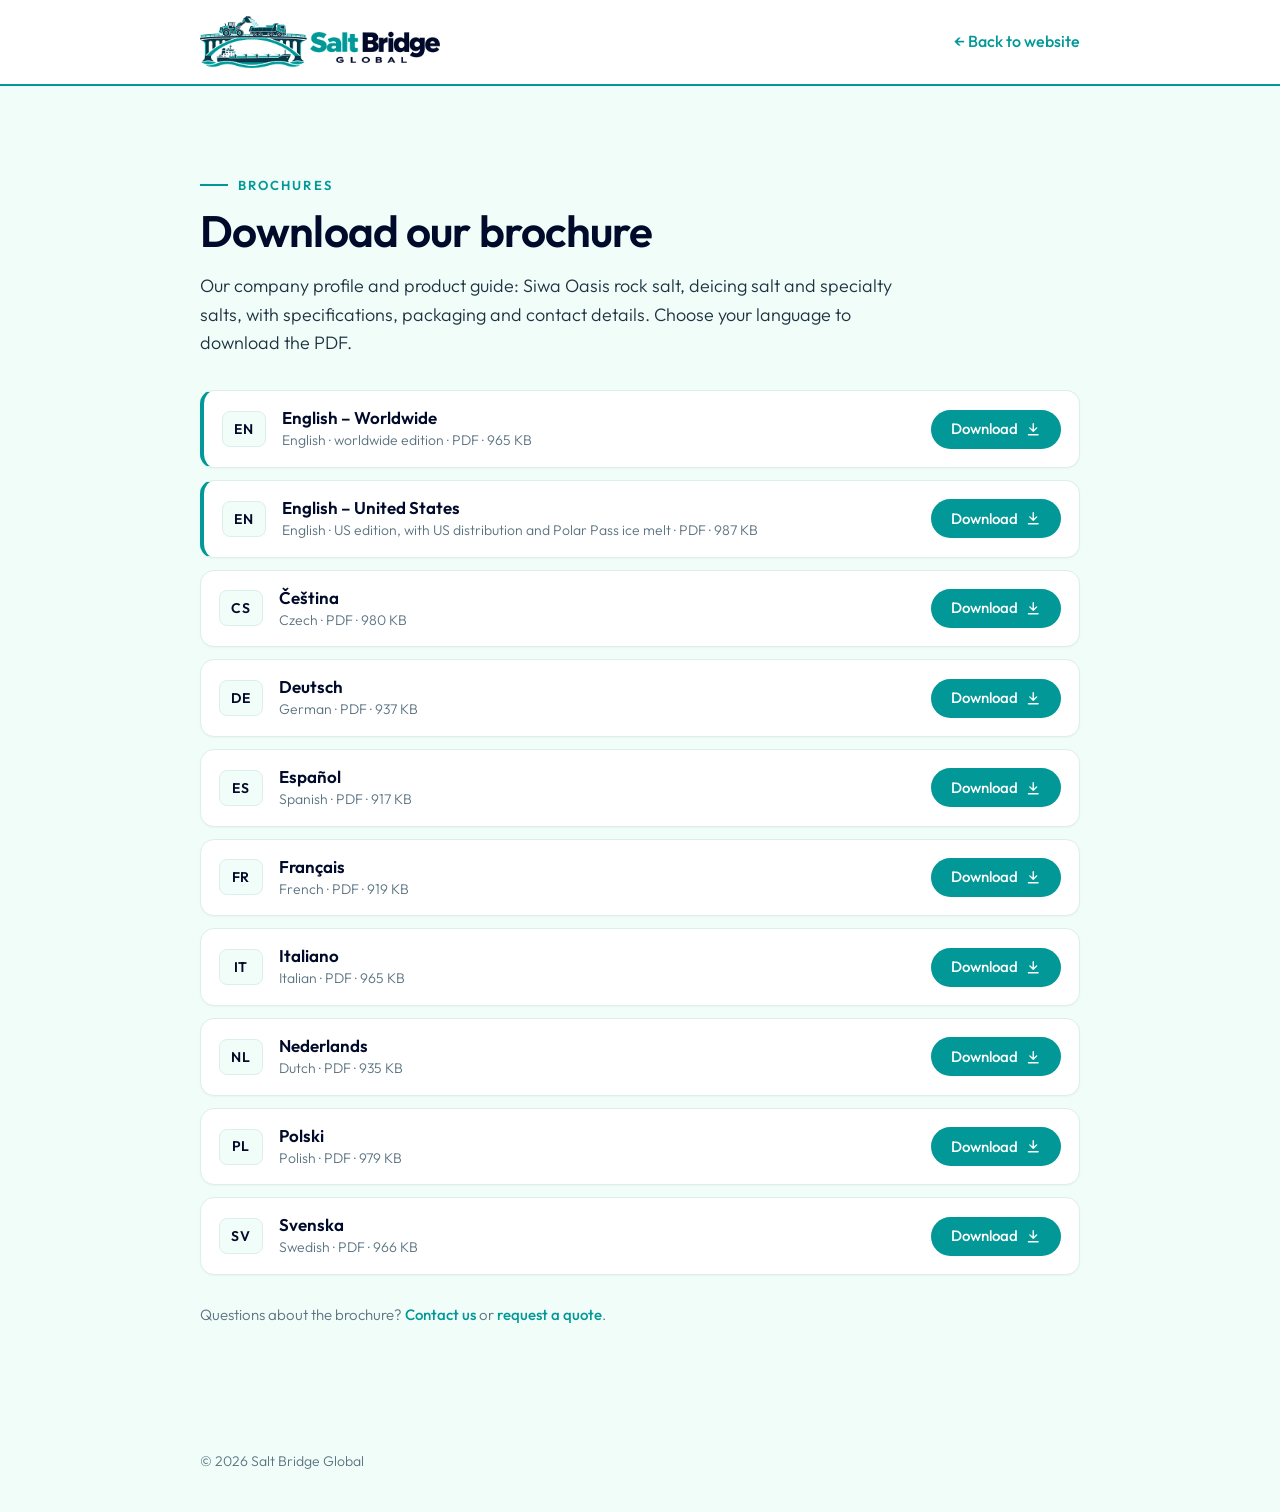
<file: brochures/index.html>
<!doctype html>
<html lang="en">
<head>
  <meta charset="utf-8">
  <meta name="viewport" content="width=device-width, initial-scale=1">
  <title>Brochures — Salt Bridge Global</title>
  <meta name="description" content="Download the Salt Bridge Global company profile and product guide as a PDF, in English and eight European languages.">
  <link rel="canonical" href="https://saltbridgeglobal.com/brochures/">
  <link rel="icon" type="image/png" sizes="32x32" href="../assets/favicon-32.png">
  <link rel="icon" type="image/png" sizes="192x192" href="../assets/favicon-192.png">
  <link rel="apple-touch-icon" href="../assets/apple-touch-icon.png">
  <link rel="preconnect" href="https://fonts.googleapis.com">
  <link rel="preconnect" href="https://fonts.gstatic.com" crossorigin>
  <link href="https://fonts.googleapis.com/css2?family=Outfit:wght@300;400;500;600;700&display=swap" rel="stylesheet">
  <link rel="stylesheet" href="../brand-colors.css">
  <style>
    :root { --font: "Outfit", var(--salt-font); --line: #dcefeb; --body-ink: #1d3340; --gutter: clamp(16px, 4vw, 40px); }
    *, *::before, *::after { box-sizing: border-box; }
    body { margin: 0; background: var(--salt-page-bg); color: var(--body-ink); font: 300 1.0625rem/1.6 var(--font); -webkit-font-smoothing: antialiased; }
    a { color: inherit; text-decoration: none; }
    ul { margin: 0; padding: 0; list-style: none; }
    :focus-visible { outline: 3px solid var(--salt-teal); outline-offset: 3px; border-radius: 6px; }
    .wrap { width: 100%; max-width: calc(880px + 2 * var(--gutter)); margin-inline: auto; padding-inline: var(--gutter); }
    header { background: var(--salt-white); border-bottom: 2px solid var(--salt-teal); }
    header .wrap { display: flex; align-items: center; justify-content: space-between; gap: 16px; min-height: 84px; }
    header img { height: 52px; width: auto; display: block; }
    .back { font-weight: 500; font-size: 1rem; color: var(--salt-teal); white-space: nowrap; }
    .back:hover { text-decoration: underline; }
    main { padding-block: clamp(40px, 7vw, 80px); }
    .eyebrow { display: inline-flex; align-items: center; gap: 10px; color: var(--salt-teal); font-size: .8125rem; font-weight: 600; letter-spacing: .16em; text-transform: uppercase; }
    .eyebrow::before { content: ""; width: 28px; height: 2px; background: currentColor; }
    h1 { margin: 12px 0 0; color: var(--salt-heading); font-weight: 600; letter-spacing: -.02em; line-height: 1.1; font-size: clamp(2rem, 5vw, 2.75rem); }
    .lead { margin: 16px 0 0; max-width: 40em; font-size: 1.125rem; }
    .list { display: grid; gap: 12px; margin-top: 32px; }
    .list li { display: flex; align-items: center; gap: 16px; padding: 16px 18px; background: var(--salt-white); border: 1px solid var(--line); border-radius: 14px; box-shadow: 0 1px 2px rgba(7, 57, 72, .04); }
    .list li.is-en { border-left: 4px solid var(--salt-teal); }
    .code { flex: none; display: grid; place-items: center; width: 44px; height: 36px; border: 1px solid var(--line); border-radius: 8px; background: var(--salt-page-bg); color: var(--salt-heading); font-weight: 600; font-size: .875rem; letter-spacing: .04em; }
    .info { flex: 1; min-width: 0; }
    .info b { display: block; color: var(--salt-heading); font-weight: 600; font-size: 1.0625rem; line-height: 1.3; }
    .info small { display: block; margin-top: 2px; color: #5a7280; font-size: .875rem; line-height: 1.4; }
    .btn { flex: none; display: inline-flex; align-items: center; gap: .5em; padding: .7em 1.3em; border-radius: 999px; background: var(--salt-teal); color: var(--salt-white); font: 500 .9375rem/1.2 var(--font); transition: background .2s, box-shadow .2s; }
    .btn svg { width: 1.1em; height: 1.1em; }
    .btn:hover { background: #017f7e; box-shadow: 0 8px 20px rgba(1, 152, 151, .28); }
    .note { margin-top: 28px; font-size: .9375rem; color: #5a7280; }
    .note a { color: var(--salt-teal); font-weight: 500; }
    .note a:hover { text-decoration: underline; }
    footer { padding: 28px 0 40px; font-size: .875rem; color: #5a7280; }
    @media (max-width: 560px) {
      header img { height: 40px; }
      .list li { flex-wrap: wrap; gap: 12px 14px; }
      .info { flex-basis: calc(100% - 60px); }
      .btn { width: 100%; justify-content: center; }
    }
  </style>
</head>
<body>
  <header>
    <div class="wrap">
      <a href="../" aria-label="Salt Bridge Global home"><img src="../assets/salt-bridge-global-wide@2x.png" alt="Salt Bridge Global" width="240" height="52"></a>
      <a class="back" href="../">← Back to website</a>
    </div>
  </header>
  <main>
    <div class="wrap">
      <span class="eyebrow">Brochures</span>
      <h1>Download our brochure</h1>
      <p class="lead">Our company profile and product guide: Siwa Oasis rock salt, deicing salt and specialty salts, with specifications, packaging and contact details. Choose your language to download the PDF.</p>
      <ul class="list">
      <li class="is-en">
        <span class="code">EN</span>
        <div class="info"><b lang="en">English – Worldwide</b><small>English · worldwide edition · PDF · 965 KB</small></div>
        <a class="btn" href="Salt-Bridge-Global-Brochure-Worldwide.pdf" target="_blank" rel="noopener" aria-label="Download English – Worldwide brochure (PDF, 965 KB)">Download <svg viewBox="0 0 24 24" fill="none" stroke="currentColor" stroke-width="2" stroke-linecap="round" stroke-linejoin="round" aria-hidden="true"><path d="M12 4v11M7 10l5 5 5-5M5 20h14"/></svg></a>
      </li>
      <li class="is-en">
        <span class="code">EN</span>
        <div class="info"><b lang="en">English – United States</b><small>English · US edition, with US distribution and Polar Pass ice melt · PDF · 987 KB</small></div>
        <a class="btn" href="Salt-Bridge-Global-Brochure-US.pdf" target="_blank" rel="noopener" aria-label="Download English – United States brochure (PDF, 987 KB)">Download <svg viewBox="0 0 24 24" fill="none" stroke="currentColor" stroke-width="2" stroke-linecap="round" stroke-linejoin="round" aria-hidden="true"><path d="M12 4v11M7 10l5 5 5-5M5 20h14"/></svg></a>
      </li>
      <li>
        <span class="code">CS</span>
        <div class="info"><b lang="cs">Čeština</b><small>Czech · PDF · 980 KB</small></div>
        <a class="btn" href="Salt-Bridge-Global-Brochure-CS.pdf" target="_blank" rel="noopener" aria-label="Download Čeština brochure (PDF, 980 KB)">Download <svg viewBox="0 0 24 24" fill="none" stroke="currentColor" stroke-width="2" stroke-linecap="round" stroke-linejoin="round" aria-hidden="true"><path d="M12 4v11M7 10l5 5 5-5M5 20h14"/></svg></a>
      </li>
      <li>
        <span class="code">DE</span>
        <div class="info"><b lang="de">Deutsch</b><small>German · PDF · 937 KB</small></div>
        <a class="btn" href="Salt-Bridge-Global-Brochure-DE.pdf" target="_blank" rel="noopener" aria-label="Download Deutsch brochure (PDF, 937 KB)">Download <svg viewBox="0 0 24 24" fill="none" stroke="currentColor" stroke-width="2" stroke-linecap="round" stroke-linejoin="round" aria-hidden="true"><path d="M12 4v11M7 10l5 5 5-5M5 20h14"/></svg></a>
      </li>
      <li>
        <span class="code">ES</span>
        <div class="info"><b lang="es">Español</b><small>Spanish · PDF · 917 KB</small></div>
        <a class="btn" href="Salt-Bridge-Global-Brochure-ES.pdf" target="_blank" rel="noopener" aria-label="Download Español brochure (PDF, 917 KB)">Download <svg viewBox="0 0 24 24" fill="none" stroke="currentColor" stroke-width="2" stroke-linecap="round" stroke-linejoin="round" aria-hidden="true"><path d="M12 4v11M7 10l5 5 5-5M5 20h14"/></svg></a>
      </li>
      <li>
        <span class="code">FR</span>
        <div class="info"><b lang="fr">Français</b><small>French · PDF · 919 KB</small></div>
        <a class="btn" href="Salt-Bridge-Global-Brochure-FR.pdf" target="_blank" rel="noopener" aria-label="Download Français brochure (PDF, 919 KB)">Download <svg viewBox="0 0 24 24" fill="none" stroke="currentColor" stroke-width="2" stroke-linecap="round" stroke-linejoin="round" aria-hidden="true"><path d="M12 4v11M7 10l5 5 5-5M5 20h14"/></svg></a>
      </li>
      <li>
        <span class="code">IT</span>
        <div class="info"><b lang="it">Italiano</b><small>Italian · PDF · 965 KB</small></div>
        <a class="btn" href="Salt-Bridge-Global-Brochure-IT.pdf" target="_blank" rel="noopener" aria-label="Download Italiano brochure (PDF, 965 KB)">Download <svg viewBox="0 0 24 24" fill="none" stroke="currentColor" stroke-width="2" stroke-linecap="round" stroke-linejoin="round" aria-hidden="true"><path d="M12 4v11M7 10l5 5 5-5M5 20h14"/></svg></a>
      </li>
      <li>
        <span class="code">NL</span>
        <div class="info"><b lang="nl">Nederlands</b><small>Dutch · PDF · 935 KB</small></div>
        <a class="btn" href="Salt-Bridge-Global-Brochure-NL.pdf" target="_blank" rel="noopener" aria-label="Download Nederlands brochure (PDF, 935 KB)">Download <svg viewBox="0 0 24 24" fill="none" stroke="currentColor" stroke-width="2" stroke-linecap="round" stroke-linejoin="round" aria-hidden="true"><path d="M12 4v11M7 10l5 5 5-5M5 20h14"/></svg></a>
      </li>
      <li>
        <span class="code">PL</span>
        <div class="info"><b lang="pl">Polski</b><small>Polish · PDF · 979 KB</small></div>
        <a class="btn" href="Salt-Bridge-Global-Brochure-PL.pdf" target="_blank" rel="noopener" aria-label="Download Polski brochure (PDF, 979 KB)">Download <svg viewBox="0 0 24 24" fill="none" stroke="currentColor" stroke-width="2" stroke-linecap="round" stroke-linejoin="round" aria-hidden="true"><path d="M12 4v11M7 10l5 5 5-5M5 20h14"/></svg></a>
      </li>
      <li>
        <span class="code">SV</span>
        <div class="info"><b lang="sv">Svenska</b><small>Swedish · PDF · 966 KB</small></div>
        <a class="btn" href="Salt-Bridge-Global-Brochure-SV.pdf" target="_blank" rel="noopener" aria-label="Download Svenska brochure (PDF, 966 KB)">Download <svg viewBox="0 0 24 24" fill="none" stroke="currentColor" stroke-width="2" stroke-linecap="round" stroke-linejoin="round" aria-hidden="true"><path d="M12 4v11M7 10l5 5 5-5M5 20h14"/></svg></a>
      </li>
      </ul>
      <p class="note">Questions about the brochure? <a href="../#contact">Contact us</a> or <a href="../#contact">request a quote</a>.</p>
    </div>
  </main>
  <footer>
    <div class="wrap">© 2026 Salt Bridge Global</div>
  </footer>
</body>
</html>
</file>
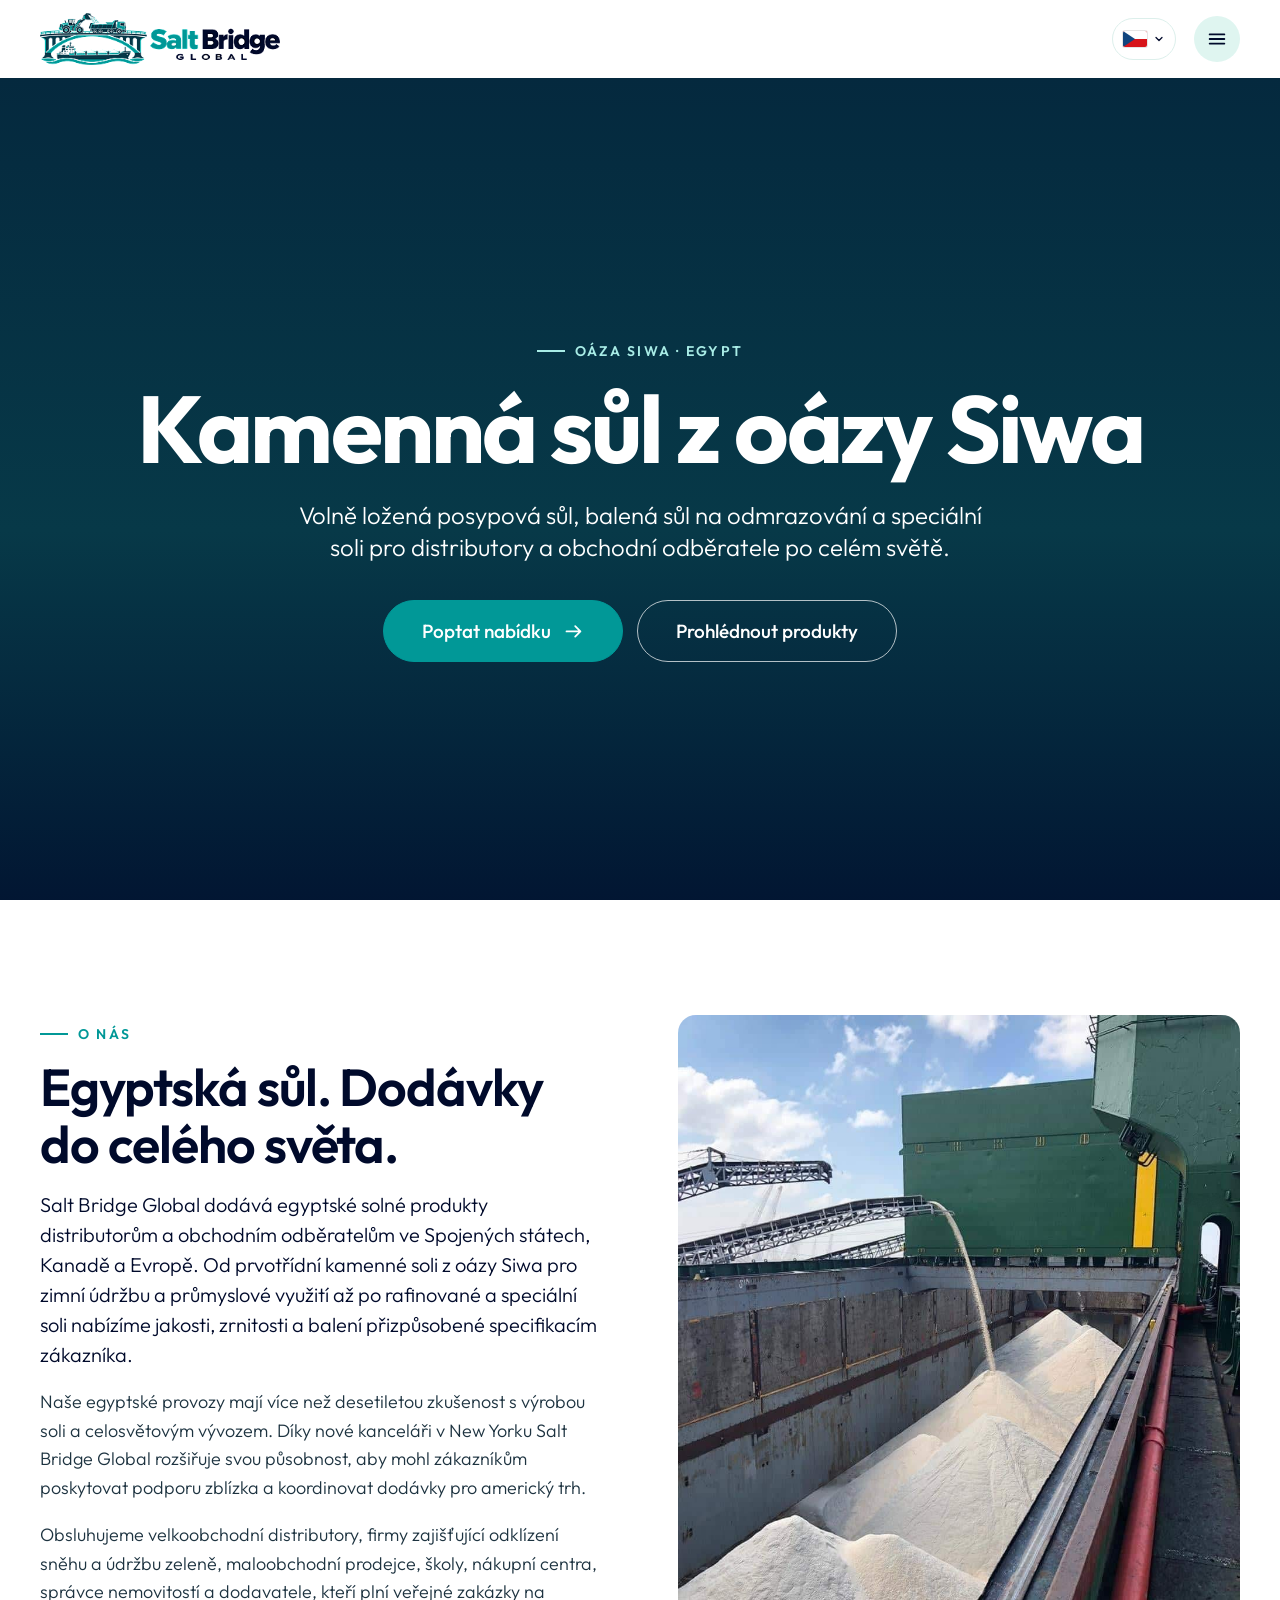
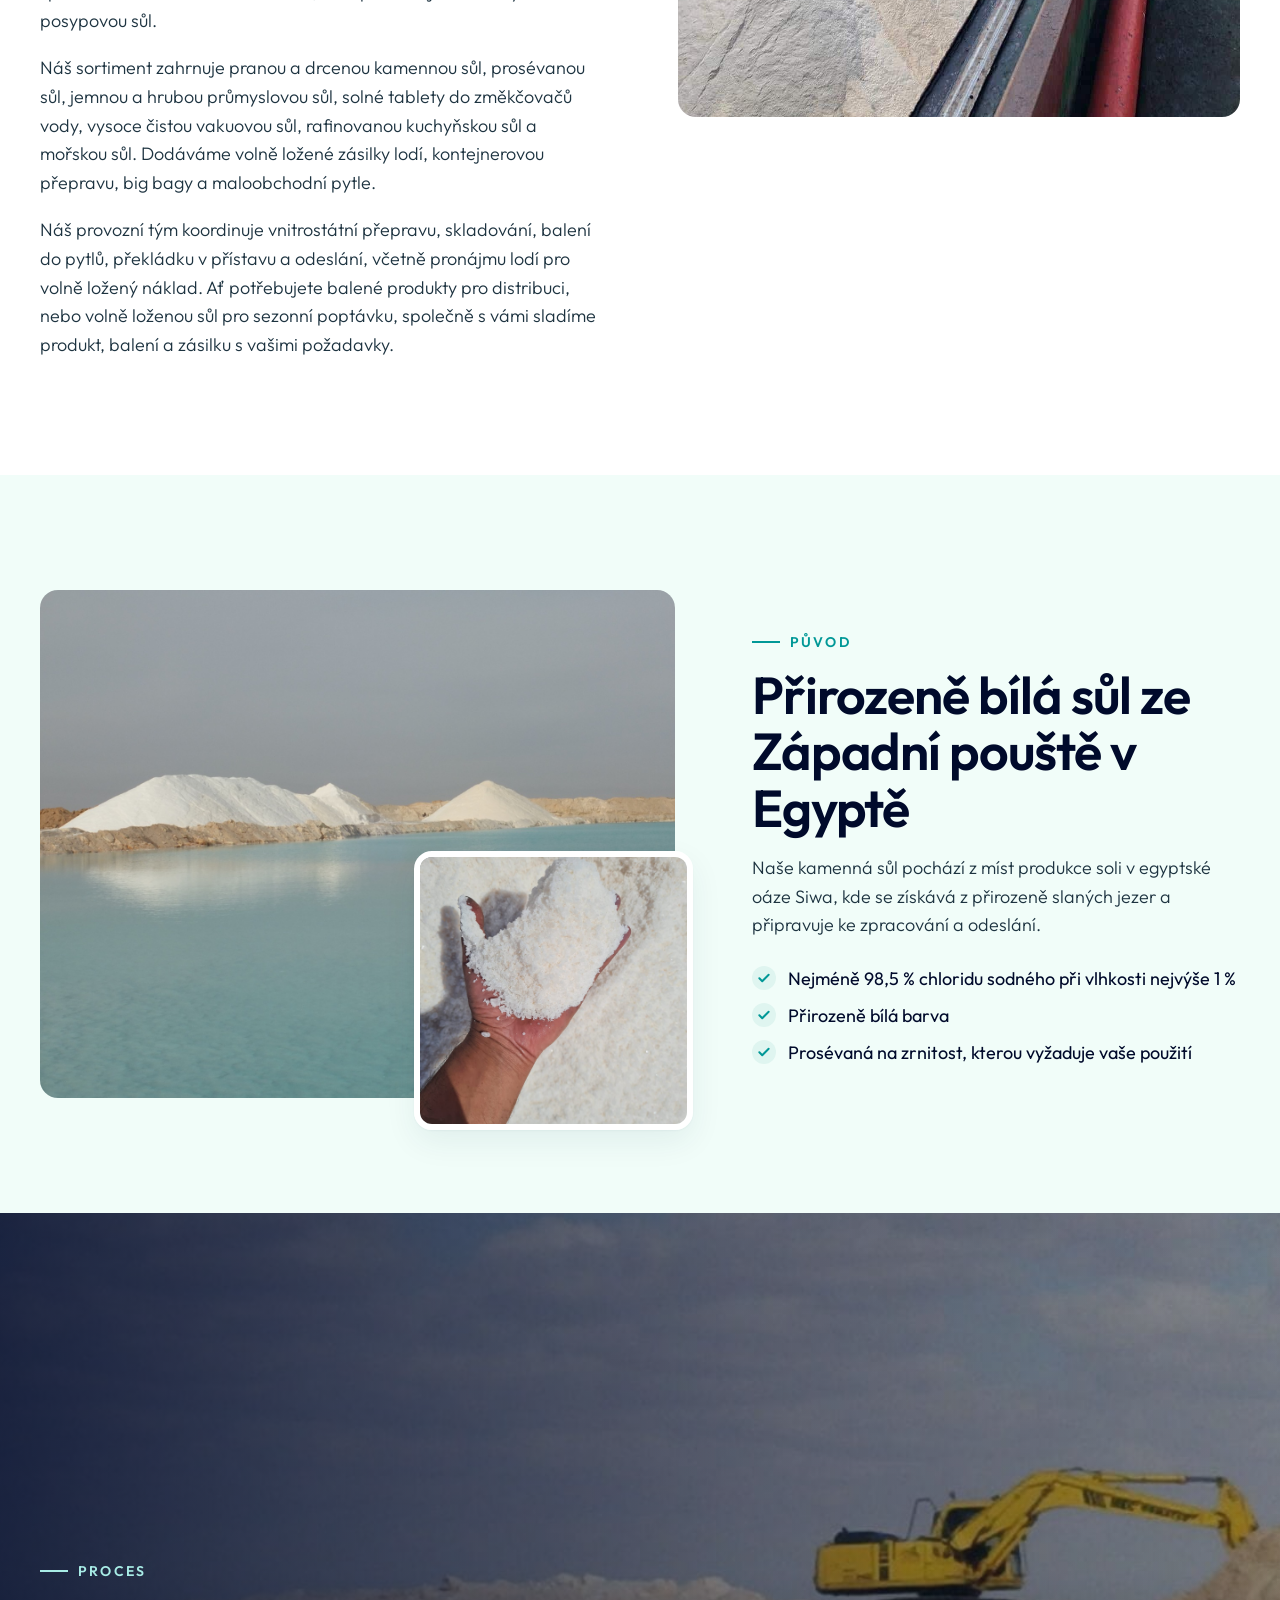
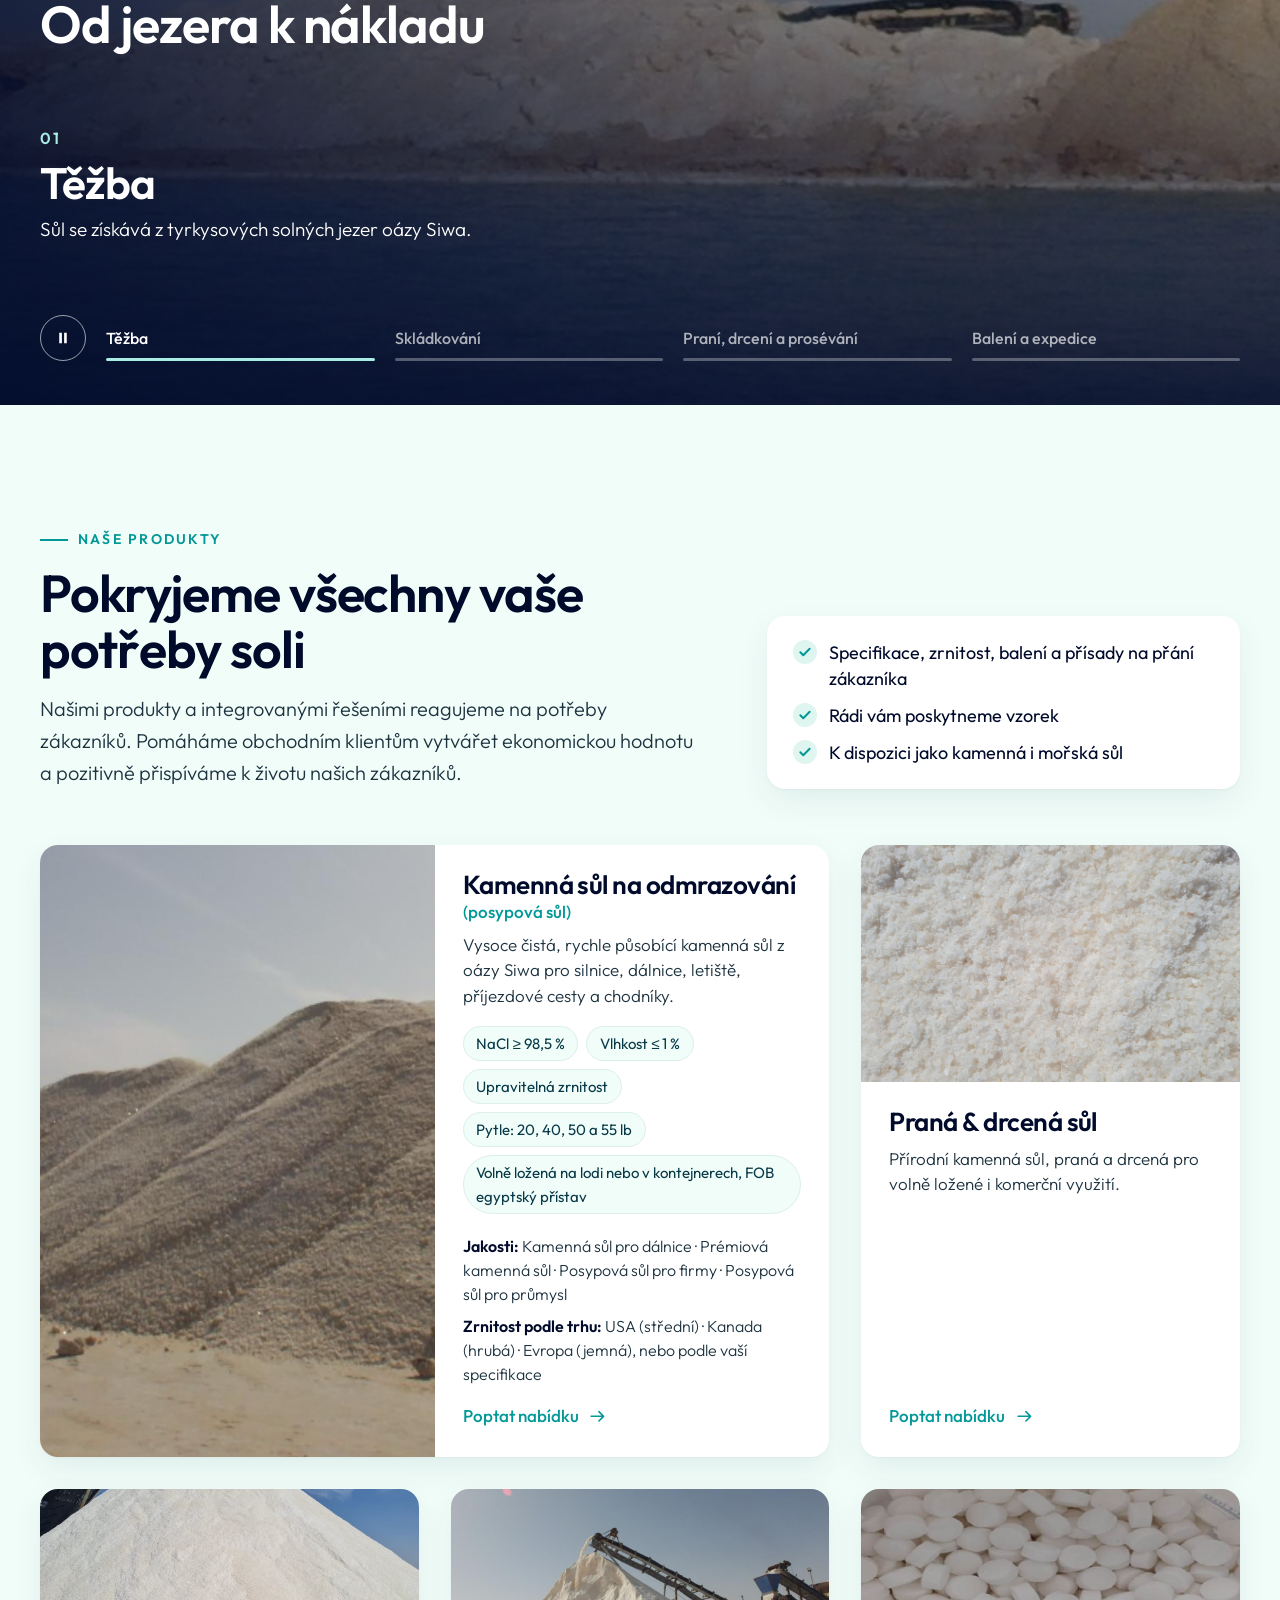
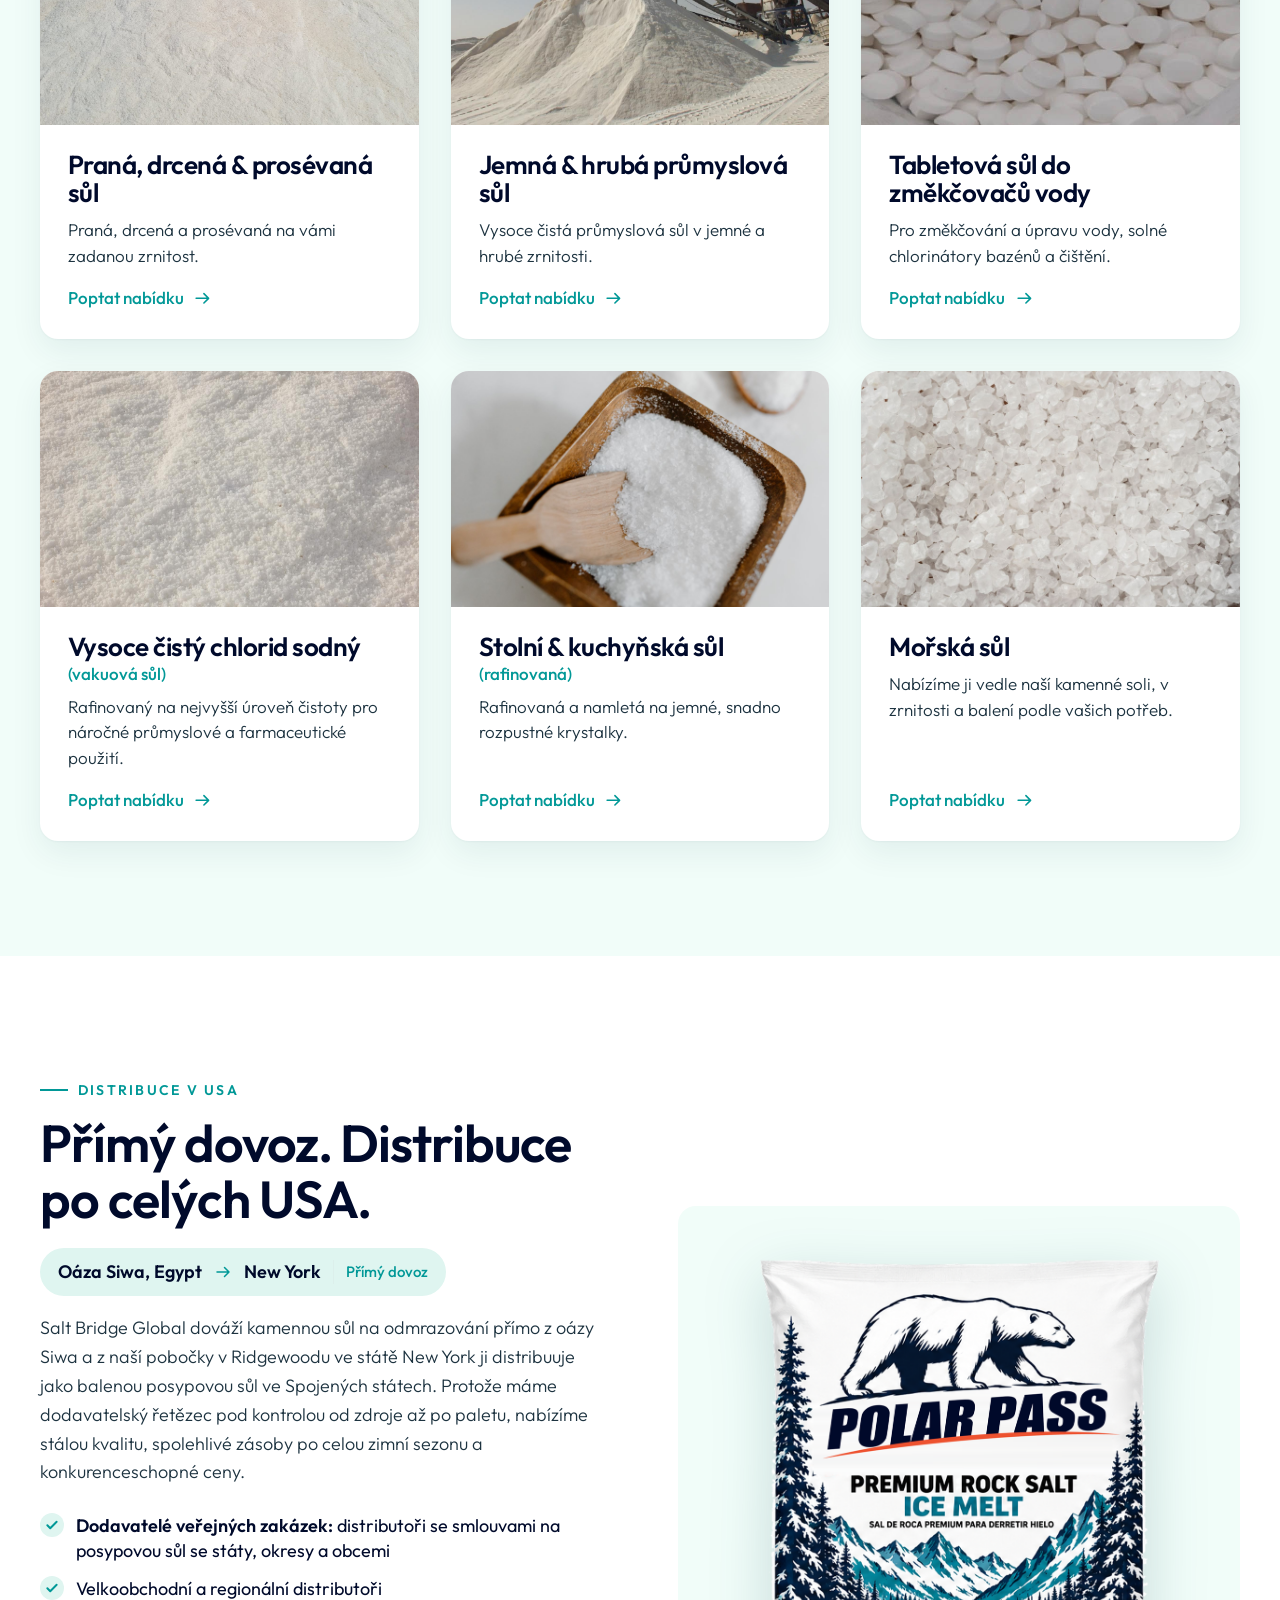
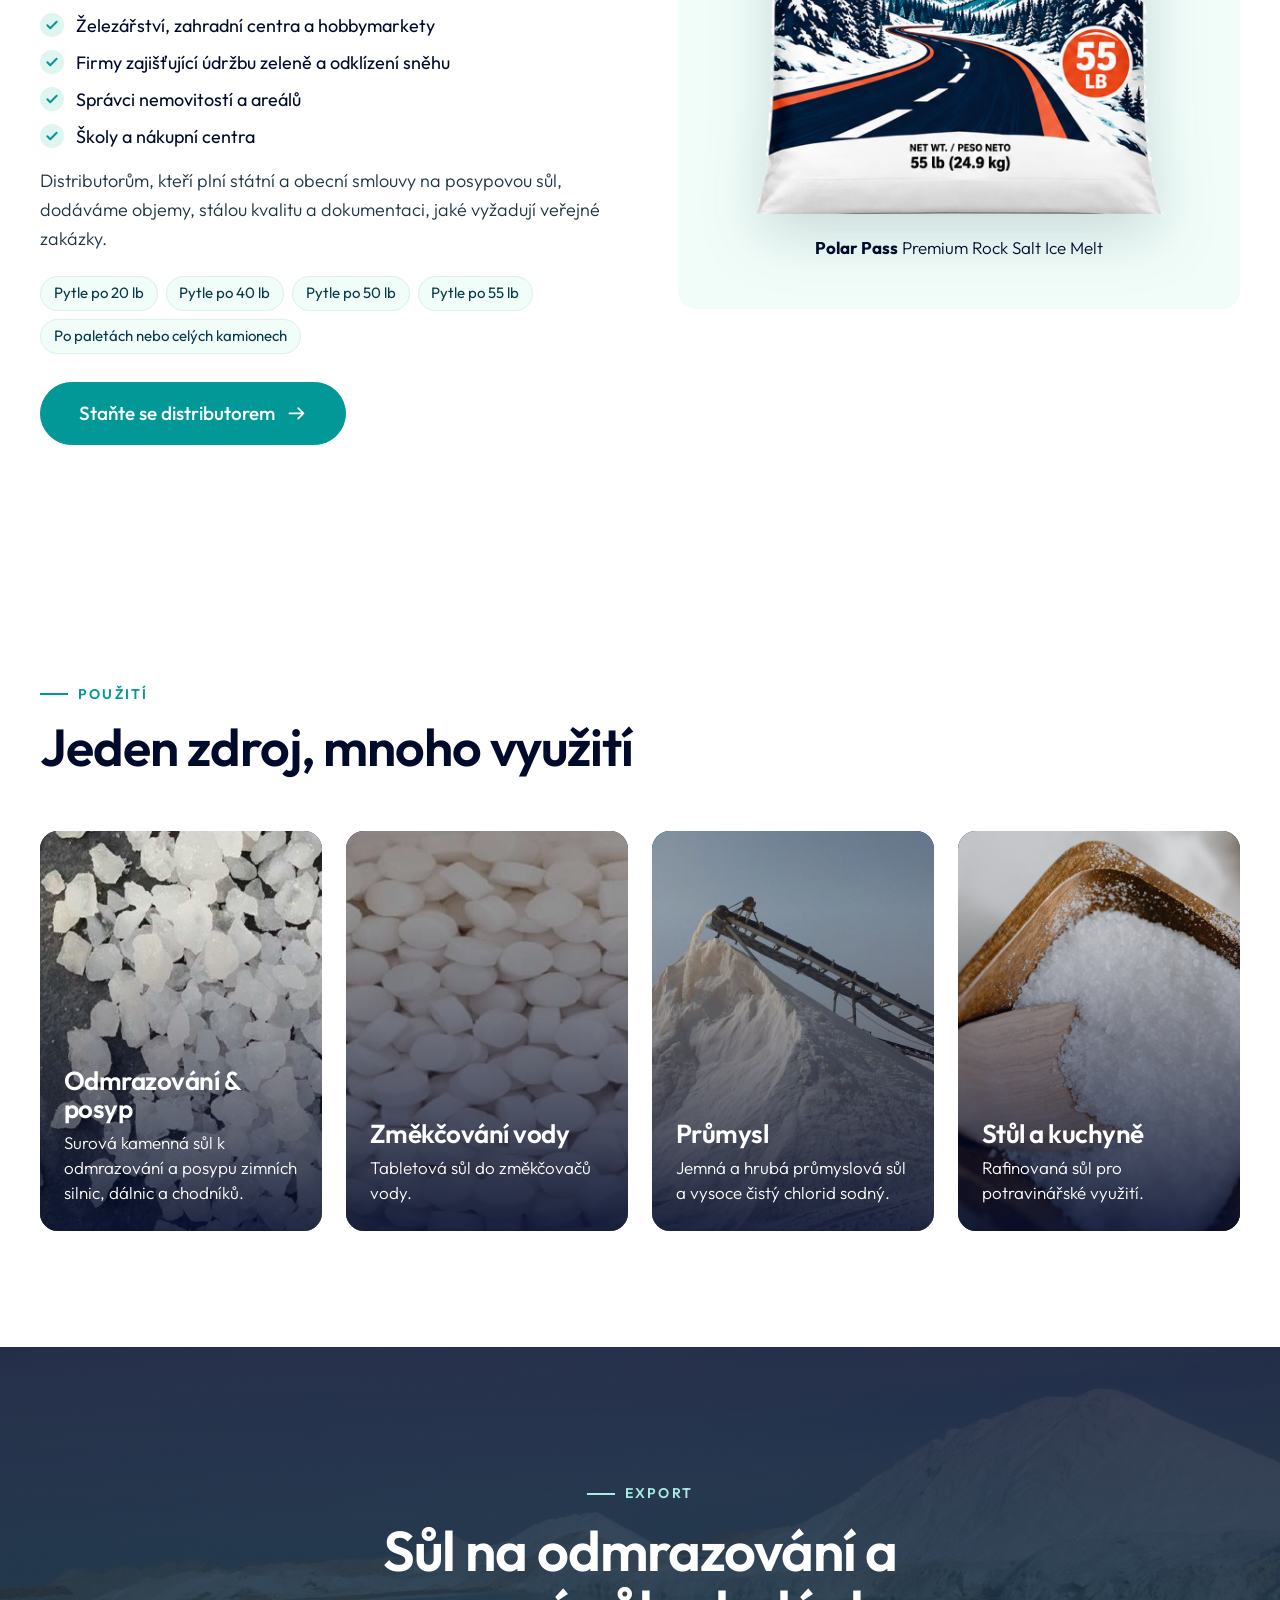
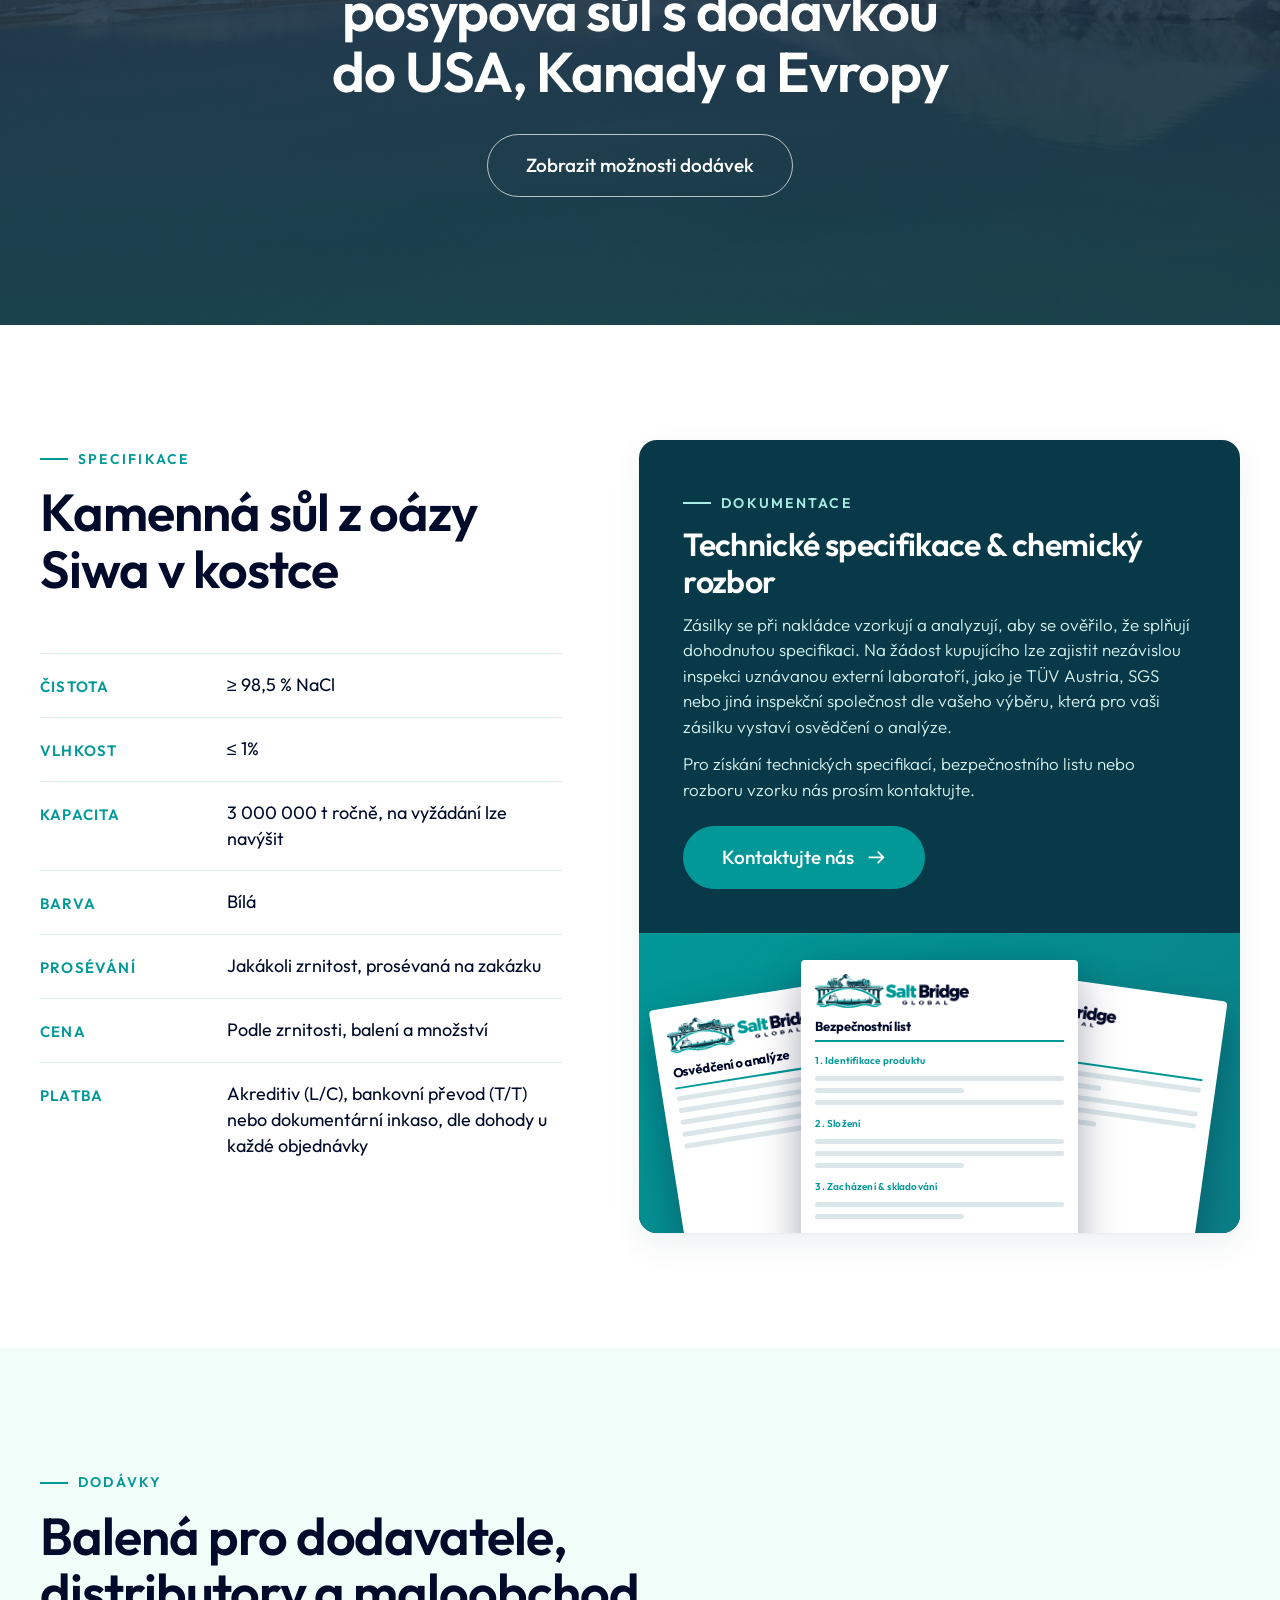
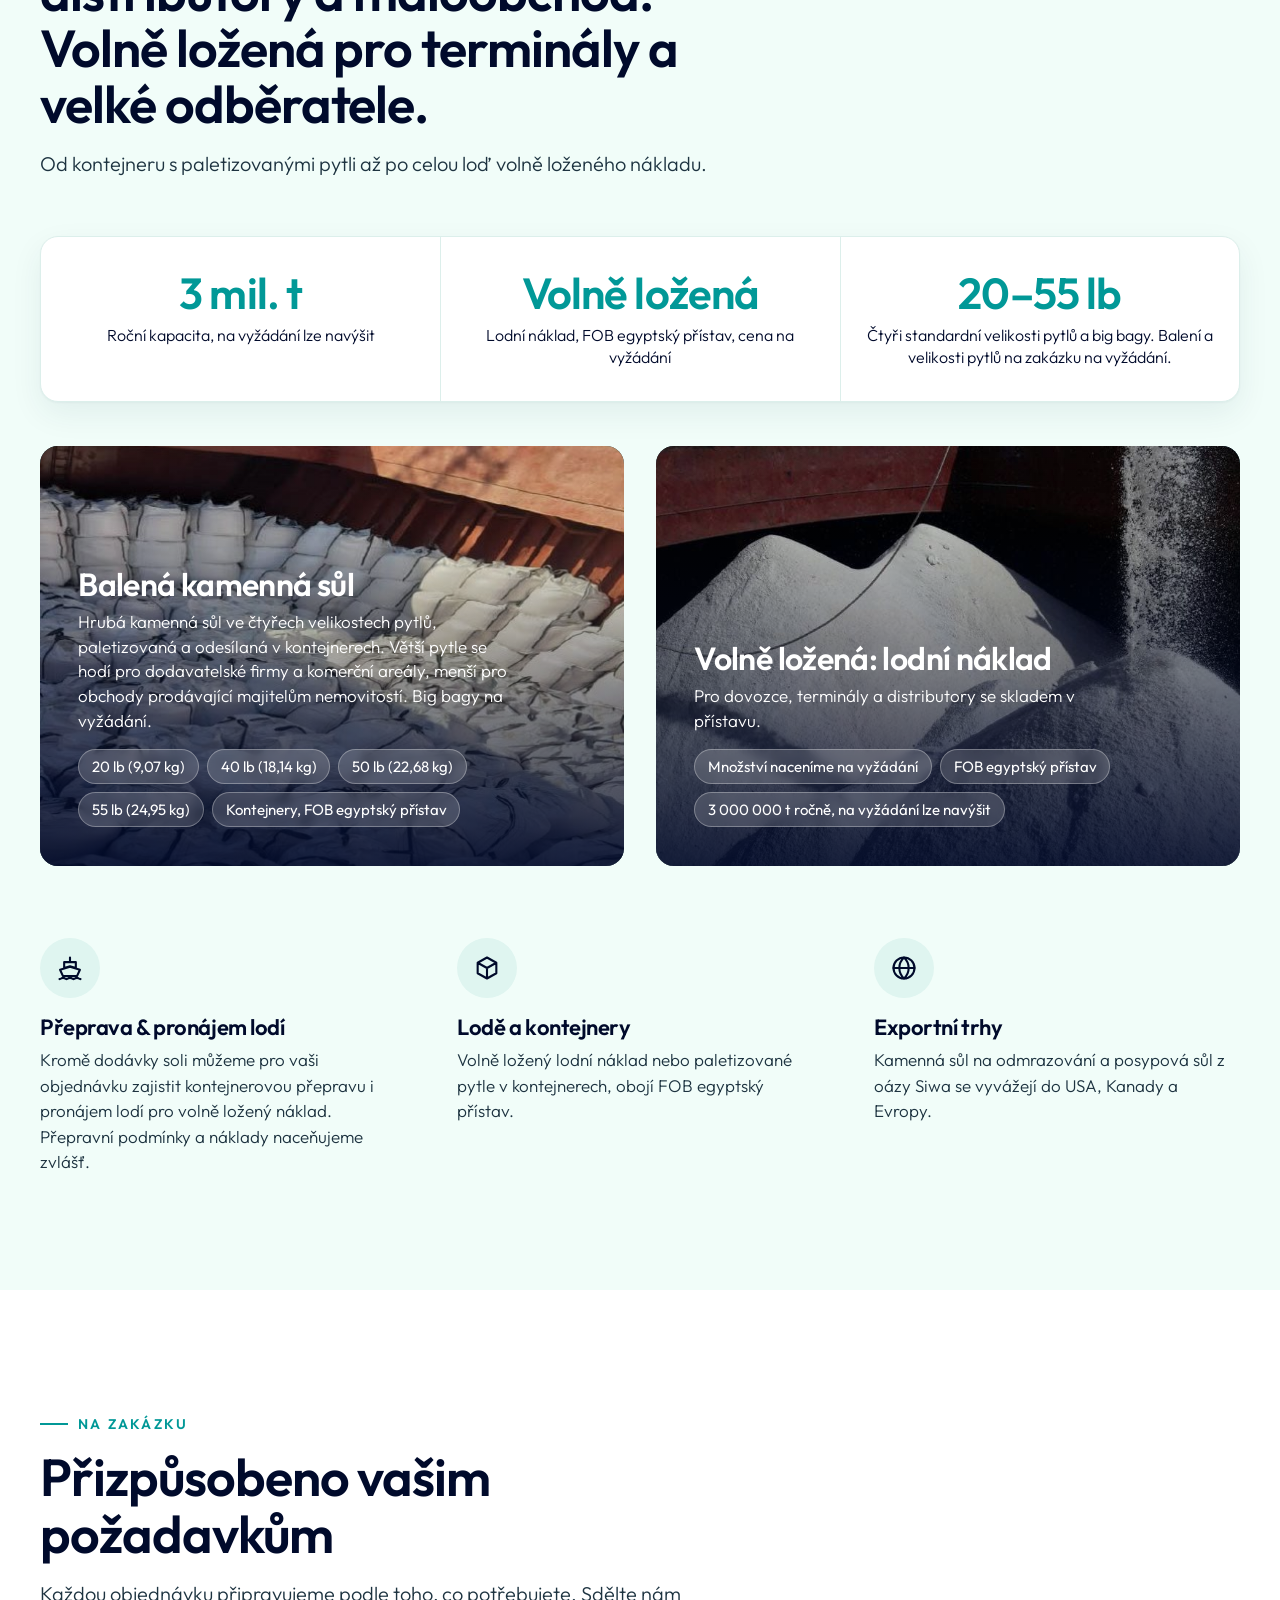
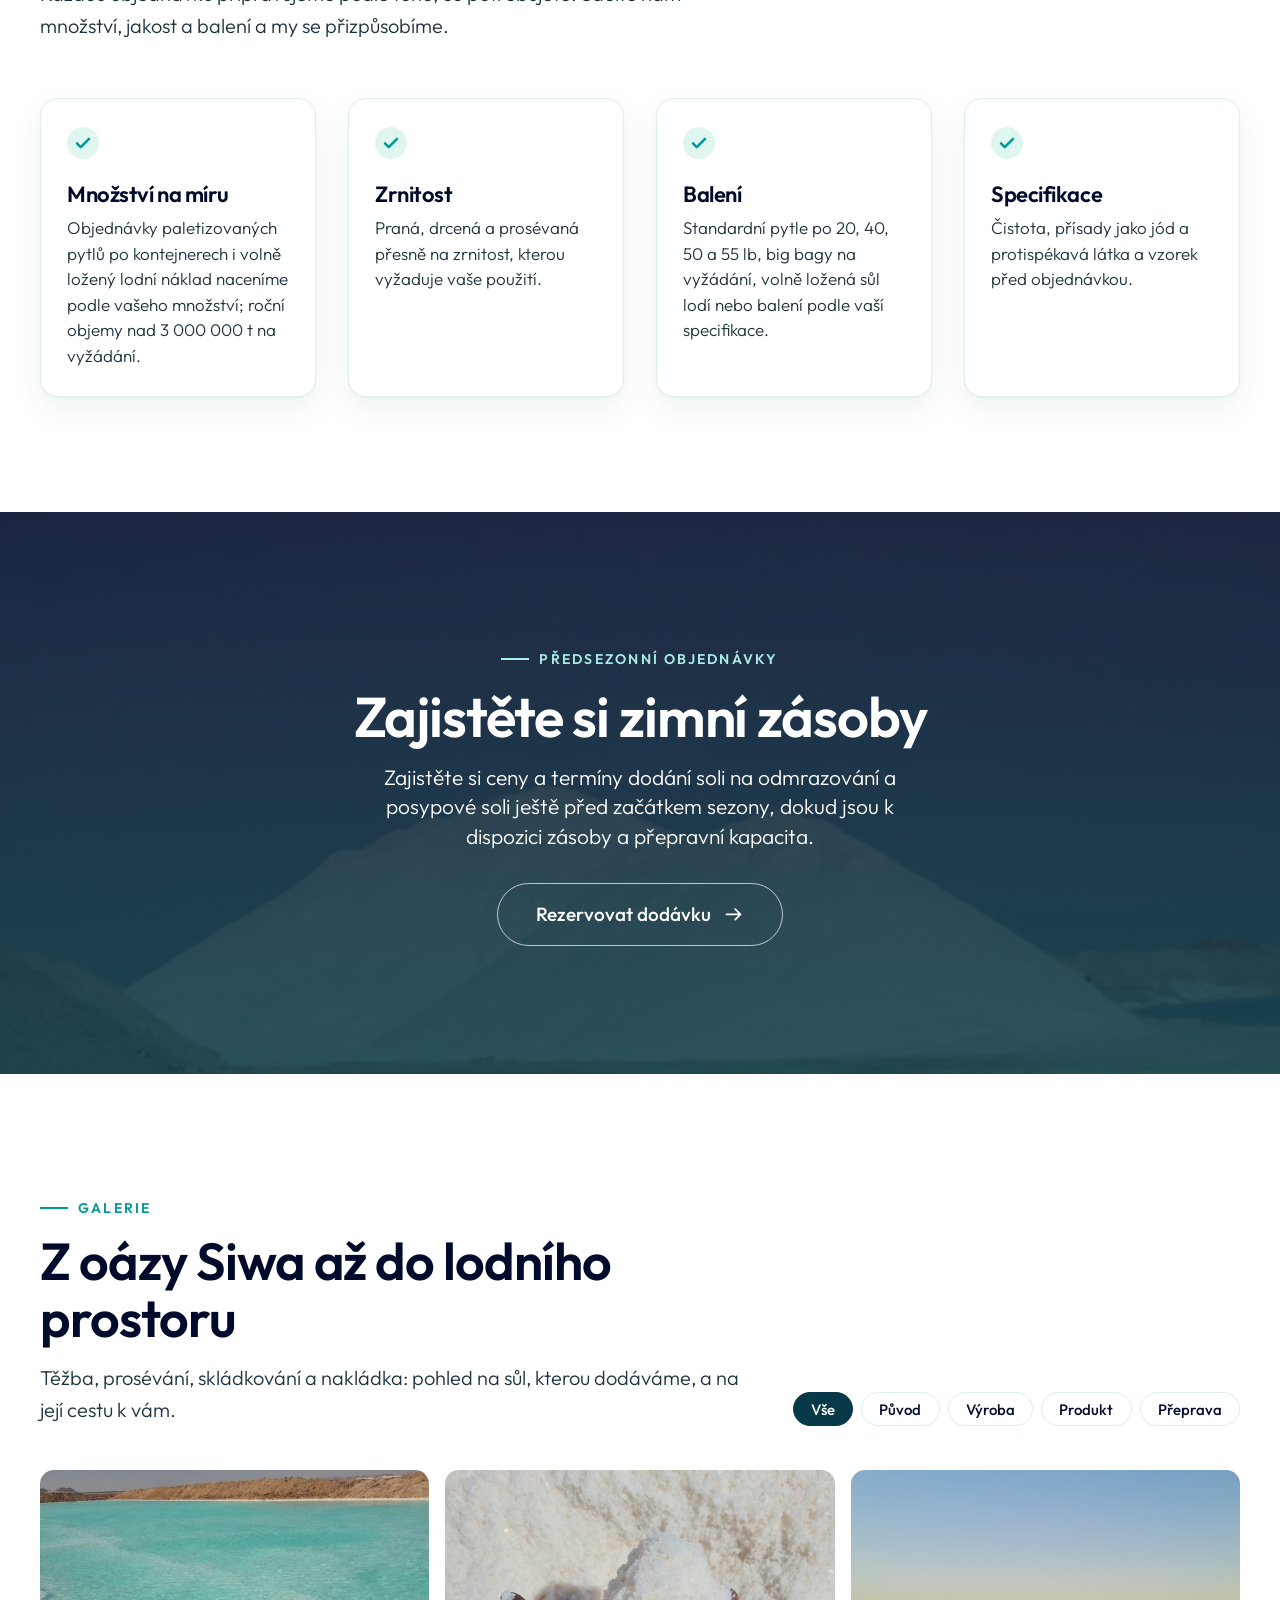
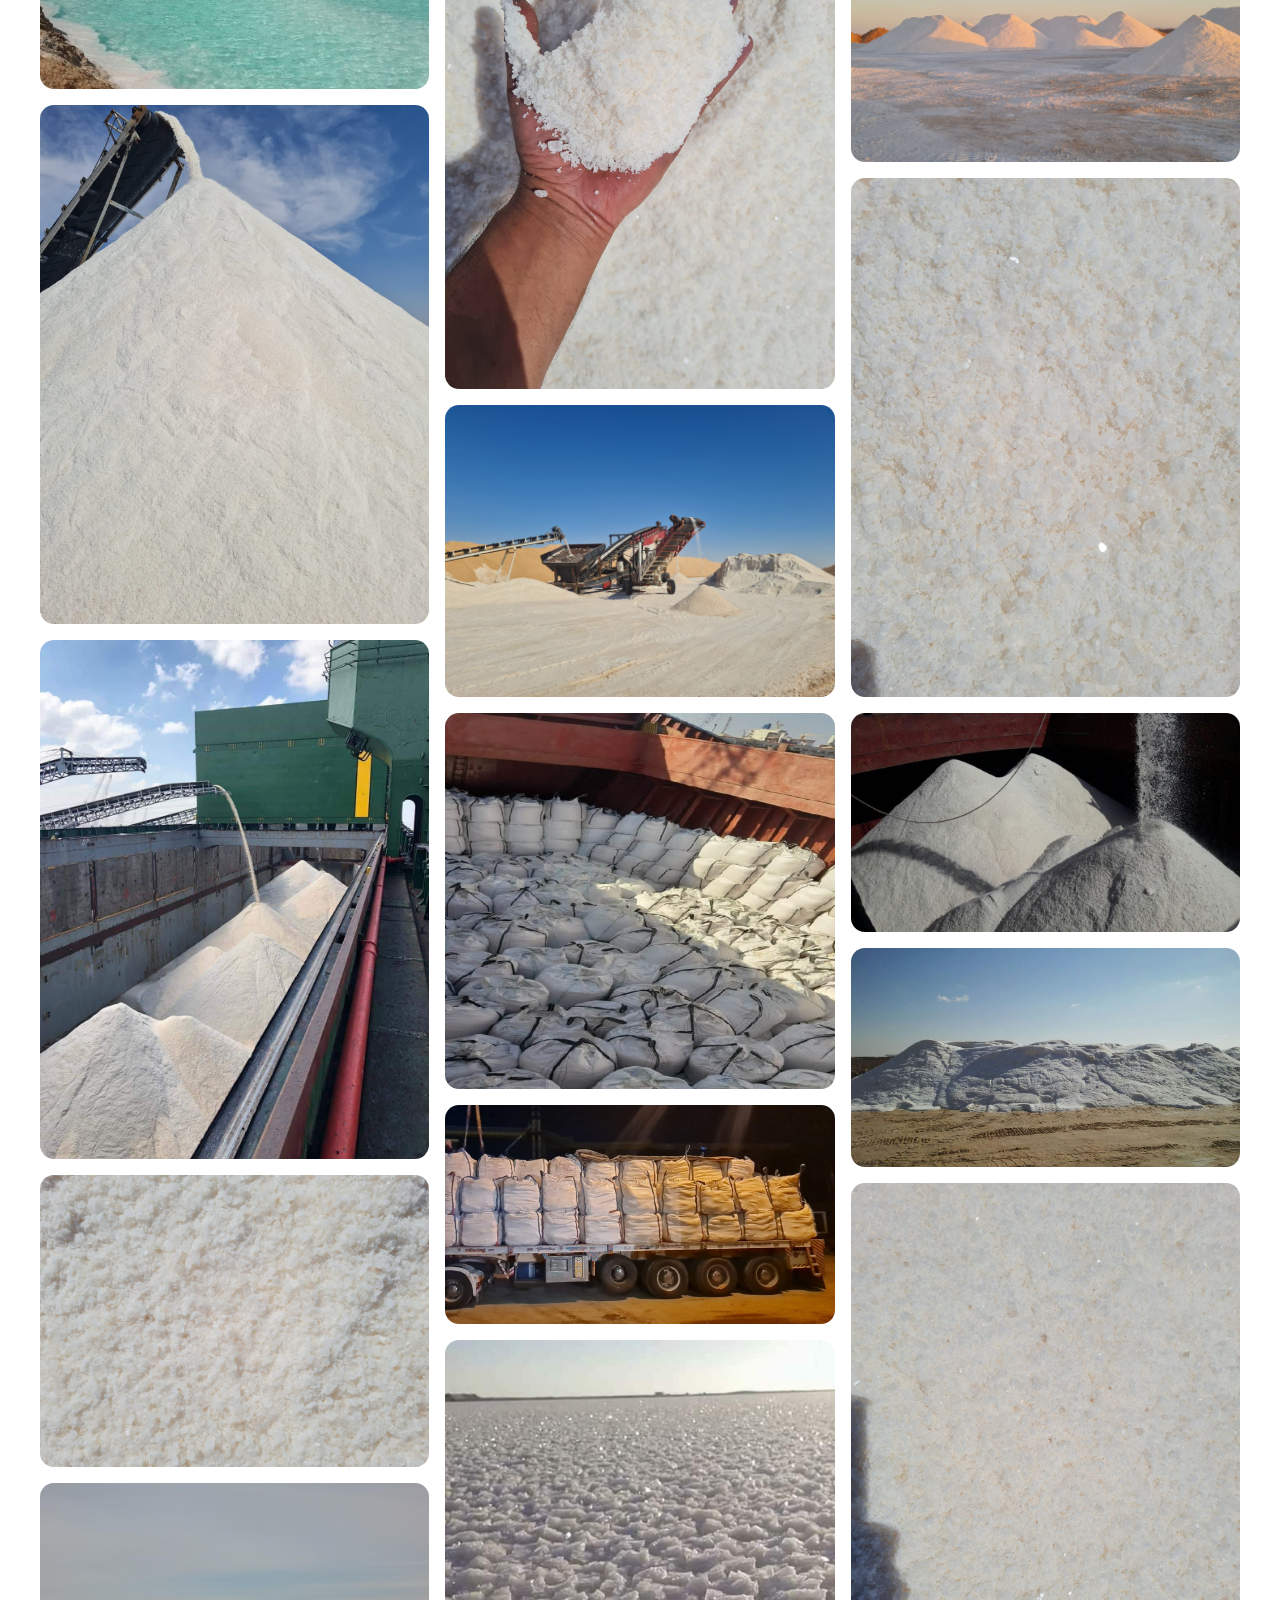
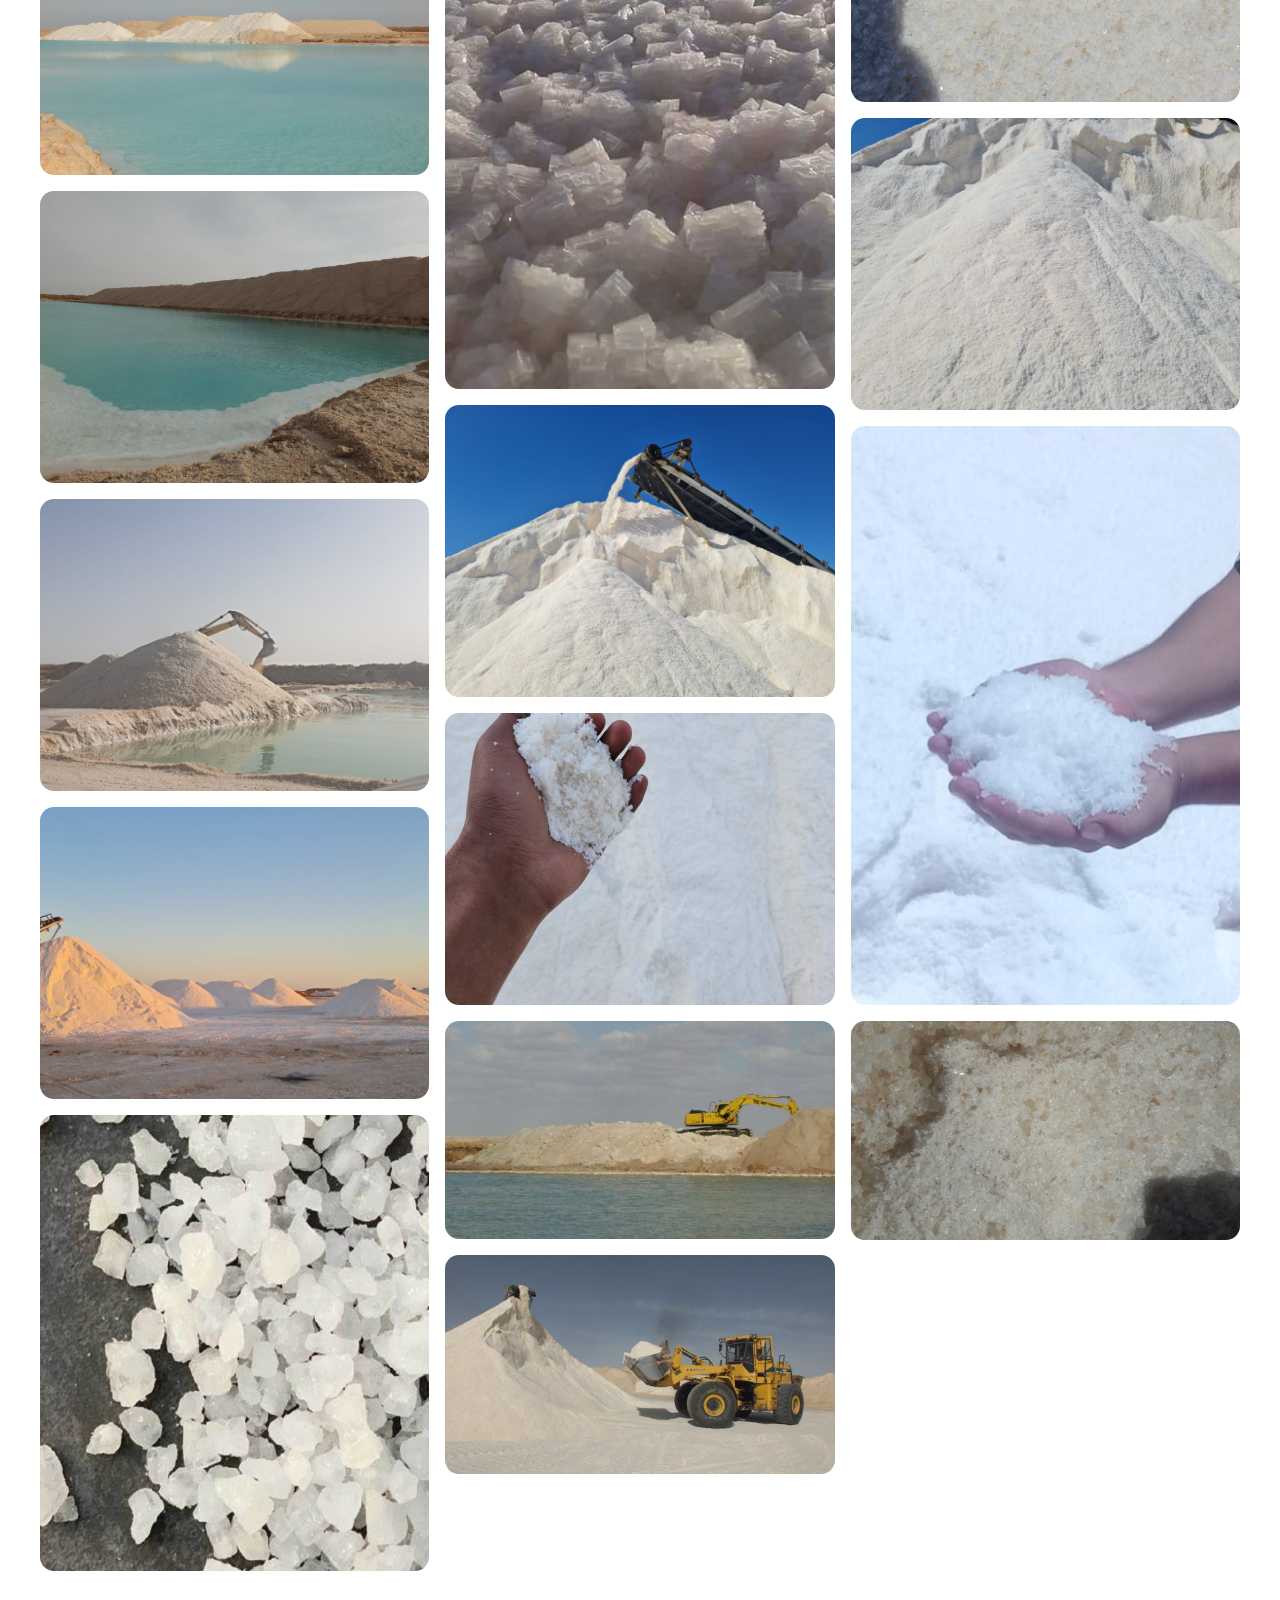
<file: cs/index.html>
<!doctype html>
<html lang="cs">
<head>
  <meta charset="utf-8">
  <meta name="viewport" content="width=device-width, initial-scale=1">
  <title>Salt Bridge Global — kamenná sůl na odmrazování a posypová sůl | Oáza Siwa, Egypt</title>
  <meta name="description" content="Salt Bridge Global dodává kamennou sůl na odmrazování, posypovou sůl a balenou sůl z oázy Siwa v Egyptě: pranou, drcenou a prosévanou sůl, průmyslovou sůl, solné tablety do změkčovačů vody, vakuovou sůl a rafinovanou kuchyňskou sůl.">
  <link rel="canonical" href="https://saltbridgeglobal.com/cs/">
  <link rel="alternate" hreflang="en" href="https://saltbridgeglobal.com/">
  <link rel="alternate" hreflang="nl" href="https://saltbridgeglobal.com/nl/">
  <link rel="alternate" hreflang="de" href="https://saltbridgeglobal.com/de/">
  <link rel="alternate" hreflang="sv" href="https://saltbridgeglobal.com/sv/">
  <link rel="alternate" hreflang="pl" href="https://saltbridgeglobal.com/pl/">
  <link rel="alternate" hreflang="it" href="https://saltbridgeglobal.com/it/">
  <link rel="alternate" hreflang="cs" href="https://saltbridgeglobal.com/cs/">
  <link rel="alternate" hreflang="es" href="https://saltbridgeglobal.com/es/">
  <link rel="alternate" hreflang="fr" href="https://saltbridgeglobal.com/fr/">
  <link rel="alternate" hreflang="x-default" href="https://saltbridgeglobal.com/">
  <link rel="icon" type="image/png" sizes="32x32" href="../assets/favicon-32.png">
  <link rel="icon" type="image/png" sizes="48x48" href="../assets/favicon-48.png">
  <link rel="icon" type="image/png" sizes="192x192" href="../assets/favicon-192.png">
  <link rel="apple-touch-icon" href="../assets/apple-touch-icon.png">
  <link rel="preconnect" href="https://fonts.googleapis.com">
  <link rel="preconnect" href="https://fonts.gstatic.com" crossorigin>
  <link href="https://fonts.googleapis.com/css2?family=Outfit:wght@300;400;500;600;700&display=swap" rel="stylesheet">
  <link rel="stylesheet" href="../brand-colors.css">
  <style>
    :root {
      /* Outfit is a visual match for the reference lettering, pending approval. */
      --font: "Outfit", var(--salt-font);
      --container: 1200px;
      --gutter: clamp(20px, 4vw, 40px);
      --radius: 18px;
      --header-h: 94px;
      --line: #dcefeb;
      --tint: #dff5f0;
      --body-ink: #1d3340;
      --shadow: 0 1px 2px rgba(7, 57, 72, .04), 0 12px 32px rgba(7, 57, 72, .07);
    }

    *, *::before, *::after { box-sizing: border-box; }
    html { scroll-behavior: smooth; scroll-padding-top: calc(var(--header-h) + 16px); }
    body {
      margin: 0;
      background: var(--salt-white);
      color: var(--body-ink);
      font-family: var(--font);
      font-weight: 300;
      font-size: 1.125rem;
      line-height: 1.6;
      -webkit-font-smoothing: antialiased;
    }
    img, video { display: block; max-width: 100%; }
    a { color: inherit; text-decoration: none; }
    h1, h2, h3 { margin: 0; color: var(--salt-heading); font-weight: 600; letter-spacing: -.02em; line-height: 1.08; }
    p, ul, dl, dd, figure { margin: 0; }
    ul { padding: 0; list-style: none; }
    :focus-visible { outline: 3px solid var(--salt-teal); outline-offset: 3px; border-radius: 6px; }

    .container { width: 100%; max-width: calc(var(--container) + 2 * var(--gutter)); margin-inline: auto; padding-inline: var(--gutter); }
    .section { padding-block: clamp(64px, 9vw, 120px); }
    .section--mint { background: var(--salt-page-bg); }
    .eyebrow { display: inline-flex; align-items: center; gap: 10px; color: var(--salt-teal); font-size: .875rem; font-weight: 600; letter-spacing: .16em; text-transform: uppercase; }
    .eyebrow::before { content: ""; width: 28px; height: 2px; background: currentColor; }
    .section-head { max-width: 720px; margin-bottom: clamp(36px, 5vw, 56px); }
    .section-head h2 { margin-top: 14px; font-size: clamp(2rem, 4.4vw, 3.25rem); }
    .section-head p { margin-top: 16px; font-size: 1.25rem; }

    /* Buttons */
    .btn {
      display: inline-flex; align-items: center; justify-content: center; gap: .6em;
      padding: .85em 1.75em;
      border: 1.5px solid var(--salt-teal); border-radius: 999px;
      background: var(--salt-teal); color: var(--salt-white);
      font: 500 1.0625rem/1.2 var(--font); white-space: nowrap; cursor: pointer;
      transition: background .2s, border-color .2s, color .2s, box-shadow .2s;
    }
    .btn svg { width: 1.1em; height: 1.1em; transition: transform .2s; }
    .btn:hover { background: #017f7e; border-color: #017f7e; box-shadow: 0 8px 20px rgba(1, 152, 151, .28); }
    .btn:hover svg { transform: translateX(3px); }
    .btn--sm { padding: .75em 1.5em; font-size: 1rem; }
    .btn--lg { padding: 1em 2em; font-size: 1.1875rem; }
    .btn--light { background: transparent; border-color: rgba(255, 255, 255, .7); }
    .btn--light:hover { background: var(--salt-white); border-color: var(--salt-white); color: var(--salt-heading); box-shadow: none; }
    .text-link { display: inline-flex; align-items: center; gap: .55em; padding: 0; border: 0; background: none; color: var(--salt-teal); font: 500 1.0625rem/1.2 var(--font); cursor: pointer; }
    .text-link svg { width: 1.1em; height: 1.1em; transition: transform .2s; }
    .text-link:hover { color: var(--salt-deep-blue); }
    .text-link:hover svg { transform: translateX(4px); }

    /* Header: white, so the supplied white-background logo sits cleanly */
    .site-header { position: sticky; top: 0; z-index: 50; height: var(--header-h); background: rgba(255, 255, 255, .94); backdrop-filter: blur(10px); border-bottom: 1px solid transparent; transition: border-color .2s, box-shadow .2s; }
    .site-header.is-stuck { border-color: var(--line); box-shadow: 0 6px 24px rgba(7, 57, 72, .06); }
    .site-header .container { display: flex; align-items: center; justify-content: space-between; gap: 24px; height: 100%; max-width: calc(1600px + 2 * var(--gutter)); }
    .logo { flex: none; display: inline-flex; align-items: center; }
    .logo img { height: 72px; width: auto; }
    .nav { display: flex; align-items: center; gap: clamp(12px, 1vw, 20px); }
    .nav ul { display: flex; gap: clamp(12px, 1vw, 20px); }
    .site-header .nav ul a:not(.btn) { font-size: .9375rem; }
    .nav a, .nav .btn { white-space: nowrap; }
    .nav a:not(.btn) { color: var(--salt-heading); font-size: 1rem; font-weight: 400; padding-block: 6px; border-bottom: 2px solid transparent; transition: color .2s, border-color .2s; }
    .nav a:not(.btn):hover, .nav a.is-current { color: var(--salt-teal); border-color: var(--salt-teal); }
    .nav-toggle { display: none; width: 46px; height: 46px; border: 0; border-radius: 50%; background: var(--tint); color: var(--salt-heading); cursor: pointer; }
    .nav-toggle svg { width: 22px; height: 22px; }
    .site-header .nav { margin-left: auto; }
    /* Language menu */
    .lang { position: relative; flex: none; }
    .lang__btn { display: inline-flex; align-items: center; gap: 6px; height: 42px; padding: 0 10px; border: 1px solid var(--line); border-radius: 999px; background: var(--salt-white); color: var(--salt-heading); font: inherit; font-size: .875rem; font-weight: 600; cursor: pointer; }
    .lang__btn:hover { border-color: var(--salt-teal); }
    .lang__btn > svg { width: 12px; height: 12px; transition: transform .2s; }
    .lang__btn > span { display: none; }
    .site-header .container { gap: 18px; }
    .lang__btn[aria-expanded="true"] > svg { transform: rotate(180deg); }
    .lang img { width: 24px; height: 16px; border-radius: 2px; box-shadow: 0 0 0 1px rgba(0, 0, 0, .1); }
    .lang__menu { position: absolute; right: 0; top: calc(100% + 8px); z-index: 60; min-width: 200px; margin: 0; padding: 6px; list-style: none; background: var(--salt-white); border-radius: 14px; box-shadow: 0 20px 50px rgba(7, 57, 72, .18); }
    .lang__menu[hidden] { display: none; }
    .lang__menu a { display: flex; align-items: center; gap: 12px; padding: 9px 12px; border-radius: 10px; color: var(--salt-heading); text-decoration: none; font-size: .9375rem; }
    .lang__menu a b { width: 24px; font-weight: 600; }
    .lang__menu a:hover, .lang__menu a[aria-current] { background: var(--tint); }
    /* Longer languages: shrink the header in two steps before falling back to the hamburger menu */
    .site-header.is-tight .container { gap: 14px; }
    .site-header.is-tight .logo img { height: 60px; }
    .site-header.is-tight .nav, .site-header.is-tight .nav ul { gap: 12px; }
    .site-header.is-tight .nav ul a:not(.btn) { font-size: .875rem; }
    .site-header.is-tight .nav .btn--sm { padding: .65em 1.1em; font-size: .9375rem; }
    .site-header.is-tighter .container { gap: 10px; }
    .site-header.is-tighter .logo img { height: 50px; }
    .site-header.is-tighter .nav, .site-header.is-tighter .nav ul { gap: 9px; }
    .site-header.is-tighter .nav ul a:not(.btn) { font-size: .8125rem; }
    .site-header.is-tighter .nav .btn--sm { padding: .6em .95em; font-size: .875rem; }
    /* Hamburger menu when the links still do not fit on one line */
    .site-header.is-compact .logo img { height: 52px; }
    .site-header.is-compact .nav-toggle { display: grid; place-items: center; }
    .site-header.is-compact .nav { display: none; position: absolute; top: calc(100% + 8px); left: var(--gutter); right: var(--gutter); flex-direction: column; align-items: stretch; gap: 16px; padding: 20px; background: var(--salt-white); border-radius: var(--radius); box-shadow: 0 20px 50px rgba(7, 57, 72, .18); }
    .site-header.is-compact .nav.is-open { display: flex; }
    .site-header.is-compact .nav ul { flex-direction: column; gap: 4px; }
    .site-header.is-compact .nav ul a:not(.btn) { display: block; padding: 10px 4px; font-size: 1.125rem; }
    .site-header.is-compact .lang { margin-left: auto; }
    .site-header.is-compact .nav-toggle { order: 3; }

    /* Hero: full-screen media with centred title */
    .hero { position: relative; display: grid; min-height: min(calc(100vh - var(--header-h)), 1000px); min-height: min(calc(100svh - var(--header-h)), 1000px); overflow: hidden; background: var(--salt-deep-blue); color: var(--salt-white); }
    .hero__media, .hero__media > * { position: absolute; inset: 0; width: 100%; height: 100%; object-fit: cover; }
    /* Negative first delay so the first photo is already visible on load */
    .hero__media img { opacity: 0; animation: hero-slide 28s -1.5s infinite; }
    .hero__media img:nth-child(2) { animation-delay: 5.5s; }
    .hero__media img:nth-child(3) { animation-delay: 12.5s; }
    .hero__media img:nth-child(4) { animation-delay: 19.5s; }
    @keyframes hero-slide {
      0% { opacity: 0; transform: scale(1.02); }
      5%, 25% { opacity: 1; }
      32%, 100% { opacity: 0; transform: scale(1.1); }
    }
    .hero::after { content: ""; position: absolute; inset: 0; background: linear-gradient(180deg, rgba(0, 10, 43, .34) 0%, rgba(7, 57, 72, .38) 55%, rgba(0, 10, 43, .74) 100%); }
    .hero__inner { position: relative; z-index: 1; display: flex; flex-direction: column; align-items: center; justify-content: center; text-align: center; padding-block: 72px 48px; }
    .hero .eyebrow { color: #a8ece6; }
    .hero h1 { margin-top: 20px; max-width: 13em; color: var(--salt-white); font-size: clamp(2.75rem, 7.4vw, 6rem); font-weight: 700; letter-spacing: -.03em; line-height: .98; text-wrap: balance; }
    .hero__lede { margin-top: 24px; max-width: 30em; font-size: clamp(1.1875rem, 2vw, 1.5rem); line-height: 1.35; text-wrap: balance; }
    .hero__actions { display: flex; flex-wrap: wrap; justify-content: center; gap: 14px; margin-top: 36px; }
    .stats { display: grid; grid-template-columns: repeat(3, 1fr); margin-bottom: clamp(28px, 4vw, 44px); background: var(--salt-white); border: 1px solid var(--line); border-radius: var(--radius); box-shadow: var(--shadow); text-align: center; }
    .stats > div { padding: clamp(22px, 3vw, 32px) 20px; }
    .stats > div + div { border-left: 1px solid var(--line); }
    .stats dt { color: var(--salt-teal); font-size: clamp(1.75rem, 3.4vw, 2.75rem); font-weight: 600; letter-spacing: -.02em; line-height: 1.1; }
    .stats dd { margin-top: 8px; color: var(--salt-heading); font-size: 1rem; line-height: 1.35; }

    /* Source */
    .split { display: grid; grid-template-columns: 1fr 1fr; align-items: center; gap: clamp(32px, 6vw, 88px); }
    .split__media { position: relative; }
    #source .split { grid-template-columns: 1.3fr 1fr; }
    #source .split__media > img:first-child { aspect-ratio: 5 / 4; }
    .split__media img { width: 100%; aspect-ratio: 4 / 3; object-fit: cover; border-radius: var(--radius); }
    .split__media img + img { position: absolute; right: -18px; bottom: -32px; width: 44%; aspect-ratio: 1; border: 6px solid var(--salt-white); box-shadow: var(--shadow); }
    .split h2 { margin-top: 14px; font-size: clamp(2rem, 4.4vw, 3.25rem); }
    .split p { margin-top: 18px; }
    .split .tags { margin: 22px 0 0; }
    .about { align-items: start; }
    .about .about__lead { font-size: 1.25rem; line-height: 1.5; color: var(--salt-heading); }
    .about .split__media img { aspect-ratio: 4 / 5; }
    .split .route { display: inline-flex; flex-wrap: wrap; align-items: center; gap: 10px 12px; margin-top: 20px; padding: 10px 18px; border-radius: 999px; background: var(--tint); color: var(--salt-heading); font-weight: 600; }
    .route svg { width: 18px; height: 18px; color: var(--salt-teal); }
    .route em { padding-left: 12px; border-left: 1px solid var(--line); color: var(--salt-teal); font-style: normal; font-weight: 500; font-size: .9375rem; }
    .split__media--product { margin: 0; padding: clamp(24px, 4vw, 48px); background: var(--salt-page-bg); border-radius: var(--radius); text-align: center; }
    .split__media--product img { width: auto; max-width: 100%; max-height: 560px; aspect-ratio: auto; margin-inline: auto; object-fit: contain; border-radius: 0; filter: drop-shadow(0 18px 30px rgba(7, 57, 72, .18)); }
    .split__media--product figcaption { margin-top: 20px; color: var(--salt-heading); font-size: 1.0625rem; }
    .split .btn { margin-top: 28px; }
    .checks strong { font-weight: 600; }
    .checks { display: grid; gap: 12px; margin-top: 26px; }
    .checks li { display: flex; gap: 12px; align-items: flex-start; color: var(--salt-heading); font-weight: 400; line-height: 1.4; }
    .checks svg { flex: none; width: 24px; height: 24px; padding: 5px; border-radius: 50%; background: var(--tint); color: var(--salt-teal); }

    /* Process reel: photo sequence that plays like a film, one step at a time */
    .reel { position: relative; display: grid; align-items: end; min-height: clamp(580px, 88vh, 860px); overflow: hidden; background: var(--salt-deep-blue); color: var(--salt-white); }
    .reel__slides img { position: absolute; inset: 0; width: 100%; height: 100%; object-fit: cover; opacity: 0; transition: opacity 1.2s ease, transform 9s linear; }
    .reel__slides img.is-active { opacity: 1; transform: scale(1.08); }
    .reel::after { content: ""; position: absolute; inset: 0; background: linear-gradient(90deg, rgba(0, 10, 43, .8) 0%, rgba(0, 10, 43, .34) 58%, rgba(0, 10, 43, .12) 100%), linear-gradient(180deg, rgba(0, 10, 43, .1) 45%, rgba(0, 10, 43, .82) 100%); }
    .reel__inner { position: relative; z-index: 1; padding-block: clamp(56px, 8vw, 96px) clamp(28px, 4vw, 44px); }
    .reel .eyebrow { color: #a8ece6; }
    .reel h2 { margin-top: 14px; color: var(--salt-white); font-size: clamp(2rem, 4.4vw, 3.25rem); }
    .reel__panels { display: grid; max-width: 30em; margin-top: clamp(32px, 6vw, 72px); }
    .reel__panel + .reel__panel { margin-top: 28px; }
    .js .reel__panel { grid-area: 1 / 1; margin: 0; opacity: 0; visibility: hidden; transform: translateY(14px); transition: opacity .6s ease, transform .6s ease, visibility .6s; }
    .js .reel__panel.is-active { opacity: 1; visibility: visible; transform: none; }
    .reel__panel span { color: #a8ece6; font-size: 1rem; font-weight: 600; letter-spacing: .14em; }
    .reel__panel h3 { margin-top: 6px; color: var(--salt-white); font-size: clamp(1.75rem, 3.6vw, 2.75rem); }
    .reel__panel p { margin-top: 10px; font-size: 1.1875rem; line-height: 1.45; }
    .reel__nav { display: none; align-items: flex-end; gap: clamp(10px, 1.6vw, 20px); margin-top: clamp(28px, 4vw, 44px); }
    .js .reel__nav { display: flex; }
    .reel__toggle { flex: none; display: grid; place-items: center; width: 46px; height: 46px; border: 1.5px solid rgba(255, 255, 255, .6); border-radius: 50%; background: transparent; color: var(--salt-white); cursor: pointer; transition: background .2s, color .2s; }
    .reel__toggle:hover { background: var(--salt-white); color: var(--salt-heading); }
    .reel__toggle svg { width: 18px; height: 18px; }
    .reel__toggle svg + svg, .reel.is-paused .reel__toggle svg:first-child { display: none; }
    .reel.is-paused .reel__toggle svg + svg { display: block; }
    .reel__step { flex: 1; display: grid; gap: 10px; padding: 0; border: 0; background: none; color: rgba(255, 255, 255, .66); font: 500 1rem/1.2 var(--font); text-align: left; cursor: pointer; transition: color .2s; }
    .reel__step:hover, .reel__step.is-active { color: var(--salt-white); }
    .reel__step i { display: block; height: 3px; border-radius: 3px; background: rgba(255, 255, 255, .3); overflow: hidden; }
    .reel__step i::after { content: ""; display: block; width: 0; height: 100%; background: #a8ece6; }
    .reel__step.is-active i::after { animation: reel-progress 6s linear forwards; }
    .reel.is-paused .reel__step i::after, .reel.is-offscreen .reel__step i::after { animation-play-state: paused; }
    @keyframes reel-progress { to { width: 100%; } }

    /* Products */
    .cards { display: grid; grid-template-columns: repeat(3, 1fr); gap: clamp(20px, 2.6vw, 32px); }
    .card { display: flex; flex-direction: column; background: var(--salt-white); border-radius: var(--radius); overflow: hidden; box-shadow: var(--shadow); transition: transform .25s, box-shadow .25s; }
    .card:hover { transform: translateY(-4px); box-shadow: 0 2px 4px rgba(7, 57, 72, .05), 0 22px 48px rgba(7, 57, 72, .13); }
    .card > img { width: 100%; aspect-ratio: 16 / 10; object-fit: cover; }
    .card__body { display: flex; flex-direction: column; flex: 1; padding: 26px 28px 30px; }
    .card h3 { font-size: 1.625rem; }
    .card p { margin-top: 10px; font-size: 1.0625rem; line-height: 1.5; }
    .tags { display: flex; flex-wrap: wrap; gap: 8px; margin: 18px 0 24px; }
    .tags li { padding: .3em .85em; border-radius: 999px; background: var(--salt-page-bg); border: 1px solid var(--line); color: var(--salt-deep-blue); font-size: .9375rem; font-weight: 400; }
    .card .text-link { margin-top: auto; align-self: flex-start; }

    .products-intro { display: grid; grid-template-columns: 1.4fr 1fr; gap: clamp(24px, 5vw, 72px); align-items: end; margin-bottom: clamp(36px, 5vw, 56px); }
    .products-intro .section-head { margin-bottom: 0; }
    .products-intro .checks { margin-top: 0; padding: 24px 26px; background: var(--salt-white); border-radius: var(--radius); box-shadow: var(--shadow); }
    .card h3 span { display: block; margin-top: 4px; color: var(--salt-teal); font-size: 1.0625rem; font-weight: 500; letter-spacing: 0; }
    .card h3 + .text-link { padding-top: 20px; }
    .card .tags { margin-bottom: 20px; }
    .card .card__meta { margin-top: 0; font-size: 1rem; }
    .card .card__meta + .card__meta { margin-top: 8px; }
    .card__meta strong { color: var(--salt-heading); font-weight: 600; }
    .card p + .text-link { padding-top: 20px; }
    .card--wide { grid-column: span 2; flex-direction: row; }
    .card--wide > img { width: 50%; aspect-ratio: auto; }
    .custom { display: grid; grid-template-columns: repeat(4, 1fr); gap: clamp(20px, 2.6vw, 32px); }
    .custom > div { padding: 28px 26px; background: var(--salt-white); border: 1px solid var(--line); border-radius: var(--radius); box-shadow: var(--shadow); }
    .custom svg { width: 32px; height: 32px; padding: 7px; border-radius: 50%; background: var(--tint); color: var(--salt-teal); }
    .custom h3 { margin-top: 16px; font-size: 1.375rem; }
    .custom p { margin-top: 8px; font-size: 1.0625rem; line-height: 1.5; }

    /* Applications */
    .tiles { display: grid; grid-template-columns: repeat(4, 1fr); gap: clamp(16px, 2vw, 24px); }
    .tiles .panel { min-height: 400px; padding: 26px 24px; }
    .tiles .panel h3 { font-size: 1.625rem; }

    /* Specifications */
    .specs { display: grid; grid-template-columns: 1fr 1.15fr; gap: clamp(32px, 6vw, 80px); align-items: start; }
    .spec-facts { display: grid; gap: 0; margin-top: 8px; }
    .spec-facts > div { display: grid; grid-template-columns: 9.5em 1fr; gap: 16px; padding-block: 18px; border-top: 1px solid var(--line); }
    .spec-facts dt { color: var(--salt-teal); font-size: .9375rem; font-weight: 600; letter-spacing: .08em; text-transform: uppercase; padding-top: .2em; }
    .spec-facts dd { color: var(--salt-heading); font-weight: 400; line-height: 1.45; }
    .docs { display: grid; grid-template-rows: auto 1fr; overflow: hidden; border-radius: var(--radius); background: var(--salt-deep-blue); box-shadow: var(--shadow); }
    .docs__text { padding: clamp(28px, 4vw, 44px); color: #d6f3ef; }
    .docs__text .eyebrow { color: #a8ece6; }
    .docs__text h3 { margin-top: 12px; color: var(--salt-white); font-size: clamp(1.5rem, 2.6vw, 2rem); line-height: 1.15; }
    .docs__text p { margin-top: 12px; font-size: 1.0625rem; line-height: 1.5; }
    .docs__text .btn { margin-top: 24px; }
    .docs__art { position: relative; min-height: 300px; background: linear-gradient(135deg, var(--salt-teal), #0b7f86); overflow: hidden; }
    .doc { position: absolute; display: grid; align-content: start; gap: 7px; width: 46%; aspect-ratio: 8.5 / 11; padding: 14px 14px 0; background: var(--salt-white); border-radius: 4px; box-shadow: 0 18px 40px rgba(0, 10, 43, .35); }
    .doc img { width: 62%; height: auto; margin-bottom: 4px; }
    .doc strong { color: var(--salt-heading); font-size: .8125rem; line-height: 1.2; padding-bottom: 6px; border-bottom: 2px solid var(--salt-teal); }
    .doc i { display: block; height: 5px; border-radius: 3px; background: #dbe6ea; }
    .doc i.short { width: 60%; }
    .doc__label { margin-top: 4px; color: var(--salt-teal); font-size: .625rem; font-weight: 600; letter-spacing: .02em; }
    .doc--left { left: 6%; top: 18%; transform: rotate(-9deg); }
    .doc--right { right: 6%; top: 16%; transform: rotate(8deg); }
    .doc--front { left: 27%; top: 9%; z-index: 1; }
    .table-card { background: var(--salt-white); border-radius: var(--radius); box-shadow: var(--shadow); overflow: hidden; }
    .table-card h3 { padding: 24px 28px 18px; font-size: 1.375rem; }
    table { width: 100%; border-collapse: collapse; font-size: 1.0625rem; }
    th, td { padding: 11px 28px; text-align: left; border-top: 1px solid var(--line); }
    thead th { background: var(--salt-page-bg); color: var(--salt-deep-blue); font-size: .875rem; font-weight: 600; letter-spacing: .1em; text-transform: uppercase; }
    tbody th { font-weight: 300; }
    tbody th span { color: #5c7480; font-size: .9375rem; }
    td { text-align: right; color: var(--salt-heading); font-weight: 500; font-variant-numeric: tabular-nums; }
    thead th:last-child { text-align: right; }
    .table-card p { padding: 16px 28px 22px; border-top: 1px solid var(--line); color: #5c7480; font-size: .9375rem; line-height: 1.45; }

    /* Supply */
    .supply-grid { display: grid; grid-template-columns: repeat(2, 1fr); gap: clamp(20px, 2.6vw, 32px); }
    .panel { position: relative; display: flex; flex-direction: column; justify-content: flex-end; min-height: 420px; padding: clamp(24px, 3vw, 40px); border-radius: var(--radius); overflow: hidden; color: var(--salt-white); background: var(--salt-deep-blue); }
    .panel img { position: absolute; inset: 0; width: 100%; height: 100%; object-fit: cover; transition: transform .6s; }
    .panel:hover img { transform: scale(1.04); }
    .panel::after { content: ""; position: absolute; inset: 0; background: linear-gradient(180deg, rgba(0, 10, 43, .05) 20%, rgba(0, 10, 43, .86) 100%); }
    .panel > :not(img) { position: relative; z-index: 1; }
    .panel h3 { color: var(--salt-white); font-size: clamp(1.625rem, 2.6vw, 2rem); }
    .panel p { margin-top: 8px; max-width: 26em; font-size: 1.0625rem; line-height: 1.45; }
    .panel .tags { margin: 16px 0 0; }
    .panel .tags li { background: rgba(255, 255, 255, .16); border-color: rgba(255, 255, 255, .3); color: var(--salt-white); backdrop-filter: blur(4px); }
    .features { display: grid; grid-template-columns: repeat(3, 1fr); gap: clamp(24px, 4vw, 56px); margin-top: clamp(40px, 6vw, 72px); }
    .feature__icon { display: grid; place-items: center; width: 60px; height: 60px; margin-bottom: 18px; border-radius: 50%; background: var(--tint); color: var(--salt-heading); }
    .feature__icon svg { width: 28px; height: 28px; }
    .feature h3 { font-size: 1.375rem; }
    .feature p { margin-top: 8px; font-size: 1.0625rem; line-height: 1.5; }

    /* Gallery */
    .gallery-head { display: flex; flex-wrap: wrap; align-items: flex-end; justify-content: space-between; gap: 24px; margin-bottom: clamp(28px, 4vw, 44px); }
    .gallery-head .section-head { margin-bottom: 0; }
    .gallery-filters { display: flex; flex-wrap: wrap; gap: 8px; }
    .gallery-filters button { padding: .55em 1.15em; border: 1px solid var(--line); border-radius: 999px; background: var(--salt-white); color: var(--salt-heading); font: 500 .9375rem/1 var(--font); cursor: pointer; transition: background .2s, color .2s, border-color .2s; }
    .gallery-filters button:hover { border-color: var(--salt-teal); color: var(--salt-teal); }
    .gallery-filters button[aria-pressed="true"] { background: var(--salt-deep-blue); border-color: var(--salt-deep-blue); color: var(--salt-white); }
    .gallery { columns: 3; column-gap: 16px; }
    .gallery figure { position: relative; margin: 0 0 16px; break-inside: avoid; border-radius: 14px; overflow: hidden; background: var(--tint); animation: gallery-in .35s ease both; }
    .gallery figure[hidden] { display: none; }
    .gallery button { display: block; width: 100%; padding: 0; border: 0; background: none; cursor: zoom-in; }
    .gallery img { display: block; width: 100%; height: auto; transition: transform .5s; }
    .gallery figcaption { position: absolute; inset: auto 0 0; padding: 36px 16px 14px; background: linear-gradient(transparent, rgba(0, 10, 43, .72)); color: var(--salt-white); font-size: .9375rem; line-height: 1.3; opacity: 0; transform: translateY(6px); transition: opacity .25s, transform .25s; pointer-events: none; }
    .gallery figure:hover img, .gallery figure:focus-within img { transform: scale(1.04); }
    .gallery figure:hover figcaption, .gallery figure:focus-within figcaption { opacity: 1; transform: none; }
    @keyframes gallery-in { from { opacity: 0; transform: translateY(8px); } }
    @media (hover: none) { .gallery figcaption { opacity: 1; transform: none; } }

    dialog.lightbox { width: 100vw; max-width: 100vw; height: 100vh; max-height: 100vh; margin: 0; padding: 0; border-radius: 0; background: rgba(0, 8, 28, .94); box-shadow: none; }
    dialog.lightbox[open] { display: grid; place-items: center; }
    dialog.lightbox::backdrop { background: transparent; }
    .lightbox figure { margin: 0; display: grid; justify-items: center; gap: 14px; padding: 72px 88px 28px; }
    .lightbox img { max-width: min(1400px, calc(100vw - 176px)); max-height: calc(100vh - 150px); width: auto; height: auto; border-radius: 10px; }
    .lightbox figcaption { display: flex; gap: 16px; color: #d6f3ef; font-size: 1rem; }
    .lightbox__count { color: #8fb8b2; }
    .lightbox__btn { position: fixed; display: grid; place-items: center; width: 48px; height: 48px; border: 0; border-radius: 50%; background: rgba(255, 255, 255, .12); color: var(--salt-white); cursor: pointer; transition: background .2s; }
    .lightbox__btn:hover { background: rgba(255, 255, 255, .24); }
    .lightbox__btn svg { width: 22px; height: 22px; }
    .lightbox__close { top: 20px; right: 20px; }
    .lightbox__prev, .lightbox__next { top: 50%; transform: translateY(-50%); }
    .lightbox__prev { left: 20px; }
    .lightbox__prev svg { transform: rotate(180deg); }
    .lightbox__next { right: 20px; }

    /* Call to action */
    .cta { position: relative; overflow: hidden; background: var(--salt-deep-blue); color: var(--salt-white); text-align: center; }
    .cta > img { position: absolute; inset: 0; width: 100%; height: 100%; object-fit: cover; }
    .cta::after { content: ""; position: absolute; inset: 0; background: linear-gradient(180deg, rgba(0, 10, 43, .78), rgba(7, 57, 72, .82)); }
    .cta .container { position: relative; z-index: 1; padding-block: clamp(72px, 10vw, 128px); }
    .cta h2 { color: var(--salt-white); font-size: clamp(2.5rem, 6vw, 4.5rem); font-weight: 700; }
    .cta p { margin: 16px auto 0; max-width: 28em; font-size: 1.3125rem; line-height: 1.4; }
    .cta .btn { margin-top: 32px; }
    .cta__actions { display: flex; flex-wrap: wrap; justify-content: center; gap: 12px 16px; margin-top: 32px; }
    .cta .cta__actions .btn { margin-top: 0; }
    .cta__contact { display: flex; flex-wrap: wrap; justify-content: center; gap: 16px 40px; margin: 40px 0 0; padding: 32px 0 0; border-top: 1px solid rgba(255, 255, 255, .18); list-style: none; font-size: 1.0625rem; line-height: 1.45; }
    .cta__contact li { display: flex; align-items: flex-start; gap: 12px; text-align: left; }
    .cta__contact svg { flex: none; width: 22px; height: 22px; margin-top: 1px; color: #a8ece6; }
    .cta__contact a { color: inherit; text-decoration: none; }
    .cta__contact small { display: block; margin-bottom: 4px; font-size: .75rem; font-weight: 600; letter-spacing: .14em; text-transform: uppercase; color: #a8ece6; }
    .cta__contact address + a { display: inline-block; margin-top: 4px; }
    @media (max-width: 560px) {
      .site-header .container { gap: 10px; }
      .lang__btn { padding: 0 10px; gap: 6px; }
      .lang__btn > span { display: none; }
      .site-header .logo img { height: 44px; }
    }
    @media (max-width: 400px) { .site-header .logo img { height: 38px; } }
    h1, h2, h3, .btn { overflow-wrap: break-word; }
    @media (max-width: 640px) { .cta__contact { flex-direction: column; align-items: flex-start; max-width: 320px; margin-inline: auto; } }
    .cta__contact a:hover { color: #a8ece6; }
    .cta--band h2 { max-width: 15em; margin-inline: auto; font-size: clamp(2rem, 4.8vw, 3.5rem); font-weight: 600; text-wrap: balance; }
    .cta--band .eyebrow { margin-bottom: 16px; color: #a8ece6; }

    /* Footer */
    .site-footer { padding-block: 28px; border-top: 1px solid var(--line); }
    .site-footer .container { display: flex; align-items: center; justify-content: space-between; gap: 24px; }
    .site-footer small { color: #5c7480; font-size: .9375rem; }
    .site-footer .nav ul { flex-wrap: wrap; justify-content: center; row-gap: 8px; }

    /* Quote dialog */
    dialog { width: min(640px, calc(100vw - 32px)); padding: 0; border: 0; border-radius: 20px; background: var(--salt-white); color: var(--body-ink); box-shadow: 0 30px 80px rgba(0, 10, 43, .35); }
    dialog::backdrop { background: rgba(0, 10, 43, .55); backdrop-filter: blur(3px); }
    .quote { padding: clamp(24px, 5vw, 36px); }
    .quote__head { display: flex; align-items: flex-start; justify-content: space-between; gap: 16px; }
    .quote h2 { font-size: 1.875rem; }
    .quote__head p { margin-top: 6px; font-size: 1.0625rem; }
    .quote__close { flex: none; display: grid; place-items: center; width: 40px; height: 40px; border: 0; border-radius: 50%; background: var(--tint); color: var(--salt-heading); cursor: pointer; }
    .quote__close svg { width: 18px; height: 18px; }
    .quote__grid { display: grid; grid-template-columns: 1fr 1fr; gap: 16px 18px; margin-top: 22px; align-items: start; }
    .field { display: grid; gap: 6px; align-content: start; }
    .quote__grid > .field__note { margin-top: -8px; }
    .field--full { grid-column: 1 / -1; }
    .field__optional { color: #5c7480; font-weight: 400; }
    .field__note { color: #5c7480; font-size: .8125rem; line-height: 1.4; }
    .field label { color: var(--salt-heading); font-size: .9375rem; font-weight: 500; }
    .field input, .field select, .field textarea { width: 100%; padding: .7em .9em; border: 1.5px solid #cfe6e1; border-radius: 10px; background: var(--salt-mint); color: var(--salt-heading); font: 400 1rem/1.4 var(--font); }
    .field input, .field select { height: 48px; }
    .field select { padding-block: 0; text-overflow: ellipsis; }
    .field input:focus, .field select:focus, .field textarea:focus { outline: none; border-color: var(--salt-teal); background: var(--salt-white); }
    .field textarea { min-height: 96px; resize: vertical; }
    .quote__foot { display: flex; align-items: center; gap: 16px; flex-wrap: wrap; margin-top: 22px; }
    .quote__status a { color: var(--salt-teal); text-decoration: underline; }
    .btn:disabled { opacity: .6; cursor: wait; }
    .quote__status { flex: 1; min-width: 12em; color: var(--salt-deep-blue); font-size: .9375rem; font-weight: 400; line-height: 1.4; }

    /* Scroll reveal (only when JS is running) */
    .js .reveal { opacity: 0; transform: translateY(24px); transition: opacity .7s ease, transform .7s ease; }
    .js .reveal.is-visible { opacity: 1; transform: none; }

    /* Responsive */
    @media (max-width: 980px) {
      .cards, .features, .custom { grid-template-columns: 1fr 1fr; }
      .card--wide { grid-column: auto; flex-direction: column; }
      .card--wide > img { width: 100%; aspect-ratio: 16 / 10; }
      .specs, .split, #source .split, .products-intro { grid-template-columns: 1fr; }
      .split__media { margin-bottom: 32px; }
      .tiles { grid-template-columns: repeat(2, 1fr); }
      .gallery { columns: 2; }
    }
    @media (max-width: 1500px) {
      :root { --header-h: 78px; }
      .logo img { height: 52px; }
      .nav-toggle { display: grid; place-items: center; order: 3; }
      .lang { margin-left: auto; }
      .site-header .nav { display: none; position: absolute; top: calc(100% + 8px); left: var(--gutter); right: var(--gutter); flex-direction: column; align-items: stretch; gap: 16px; padding: 20px; background: var(--salt-white); border-radius: var(--radius); box-shadow: 0 20px 50px rgba(7, 57, 72, .18); }
      .site-header .nav.is-open { display: flex; }
      .site-header .nav ul { flex-direction: column; gap: 4px; }
      .site-header .nav ul a:not(.btn) { display: block; padding: 10px 4px; font-size: 1.125rem; }
    }
    @media (max-width: 860px) {
      .stats { grid-template-columns: 1fr; }
      .stats > div { padding: 16px 12px; }
      .stats > div + div { border-left: 0; border-top: 1px solid var(--line); }
    }
    @media (max-width: 680px) {
      body { font-size: 1.0625rem; }
      .cards, .features, .custom, .supply-grid, .tiles, .quote__grid { grid-template-columns: 1fr; }
      .gallery { column-gap: 10px; }
      .gallery figure { margin-bottom: 10px; border-radius: 10px; }
      .gallery figcaption { padding: 24px 10px 8px; font-size: .8125rem; }
      .lightbox figure { padding: 64px 12px 84px; }
      .lightbox img { max-width: calc(100vw - 24px); max-height: calc(100vh - 170px); }
      .lightbox__prev, .lightbox__next { top: auto; bottom: 20px; transform: none; }
      .panel, .tiles .panel { min-height: 340px; }
      .reel__step span { display: none; }
      .spec-facts > div { grid-template-columns: 1fr; gap: 4px; }
      th, td, .table-card h3, .table-card p { padding-inline: 18px; }
      .split__media img + img { right: 10px; bottom: -24px; }
      .site-footer .container { flex-direction: column; text-align: center; }
    }
    @media (prefers-reduced-motion: reduce) {
      html { scroll-behavior: auto; }
      *, *::before, *::after { transition: none !important; }
      .hero__media img { animation: none; }
      .hero__media img:first-child { opacity: 1; }
      .reel__step.is-active i::after { animation: none; width: 100%; }
      .js .reveal { opacity: 1; transform: none; }
    }
  </style>
</head>
<body>

  <svg width="0" height="0" style="position:absolute" aria-hidden="true">
    <symbol id="i-arrow" viewBox="0 0 24 24" fill="none" stroke="currentColor" stroke-width="2" stroke-linecap="round" stroke-linejoin="round"><path d="M4 12h16M14 6l6 6-6 6"/></symbol>
    <symbol id="i-check" viewBox="0 0 24 24" fill="none" stroke="currentColor" stroke-width="3.4" stroke-linecap="round" stroke-linejoin="round"><path d="M4 12.500l5 5L20 6.500"/></symbol>
    <symbol id="i-menu" viewBox="0 0 24 24" fill="none" stroke="currentColor" stroke-width="2" stroke-linecap="round"><path d="M4 7h16M4 12h16M4 17h16"/></symbol>
    <symbol id="i-close" viewBox="0 0 24 24" fill="none" stroke="currentColor" stroke-width="2.2" stroke-linecap="round"><path d="M6 6l12 12M18 6L6 18"/></symbol>
    <symbol id="i-pause" viewBox="0 0 24 24" fill="currentColor"><path d="M7 5h3.500v14H7zM13.500 5H17v14h-3.500z"/></symbol>
    <symbol id="i-play" viewBox="0 0 24 24" fill="currentColor"><path d="M8 5l11 7-11 7z"/></symbol>
    <symbol id="i-ship" viewBox="0 0 24 24" fill="none" stroke="currentColor" stroke-width="1.8" stroke-linecap="round" stroke-linejoin="round"><path d="M12 3v4M7 7h10v5l-5-1.500L7 12zM3.500 13.500 12 11l8.500 2.500L18 19H6zM3 21.500c1.500 0 1.500-1 3-1s1.500 1 3 1 1.500-1 3-1 1.500 1 3 1 1.500-1 3-1 1.500 1 3 1"/></symbol>
    <symbol id="i-box" viewBox="0 0 24 24" fill="none" stroke="currentColor" stroke-width="1.8" stroke-linecap="round" stroke-linejoin="round"><path d="M12 3l8 4.500v9L12 21l-8-4.500v-9zM4 7.500l8 4.500 8-4.500M12 12v9"/></symbol>
    <symbol id="i-globe" viewBox="0 0 24 24" fill="none" stroke="currentColor" stroke-width="1.8" stroke-linecap="round" stroke-linejoin="round"><circle cx="12" cy="12" r="9"/><path d="M3 12h18M12 3c2.800 2.600 4 5.600 4 9s-1.200 6.400-4 9c-2.800-2.600-4-5.600-4-9s1.200-6.400 4-9z"/></symbol>
    <symbol id="i-phone" viewBox="0 0 24 24" fill="none" stroke="currentColor" stroke-width="1.8" stroke-linecap="round" stroke-linejoin="round"><path d="M5 3.500h3.500l1.800 4.500-2.300 1.500a11 11 0 0 0 6.500 6.500l1.500-2.300 4.500 1.800V19a1.500 1.500 0 0 1-1.500 1.500A16.500 16.500 0 0 1 3.500 5 1.500 1.500 0 0 1 5 3.500z"/></symbol>
    <symbol id="i-mail" viewBox="0 0 24 24" fill="none" stroke="currentColor" stroke-width="1.8" stroke-linecap="round" stroke-linejoin="round"><rect x="3" y="5" width="18" height="14" rx="2"/><path d="M3.500 6.500 12 13l8.500-6.500"/></symbol>
    <symbol id="i-pin" viewBox="0 0 24 24" fill="none" stroke="currentColor" stroke-width="1.8" stroke-linecap="round" stroke-linejoin="round"><path d="M12 21s-7-6.200-7-11.500a7 7 0 0 1 14 0C19 14.800 12 21 12 21z"/><circle cx="12" cy="9.500" r="2.500"/></symbol>
    <symbol id="i-download" viewBox="0 0 24 24" fill="none" stroke="currentColor" stroke-width="2" stroke-linecap="round" stroke-linejoin="round"><path d="M12 4v11M7 10l5 5 5-5M5 20h14"/></symbol>
  </svg>

  <header class="site-header">
    <div class="container">
      <a class="logo" href="#top" aria-label="Salt Bridge Global – úvodní stránka">
        <img src="../assets/salt-bridge-global-wide@2x.png" srcset="../assets/salt-bridge-global-wide@1x.png 1x, ../assets/salt-bridge-global-wide@2x.png 2x, ../assets/salt-bridge-global-wide@3x.png 3x" alt="Salt Bridge Global" width="332" height="72">
      </a>
      <button class="nav-toggle" type="button" aria-label="Nabídka" aria-expanded="false" aria-controls="site-nav">
        <svg><use href="#i-menu"/></svg>
      </button>
      <nav class="nav" id="site-nav" aria-label="Hlavní navigace">
        <ul>
          <li><a href="#about">O nás</a></li>
          <li><a href="#source">Původ</a></li>
          <li><a href="#process">Proces</a></li>
          <li><a href="#products">Produkty</a></li>
          <li><a href="#distribution">Distribuce v USA</a></li>
          <li><a href="#applications">Použití</a></li>
          <li><a href="#specifications">Specifikace</a></li>
          <li><a href="#supply">Dodávky</a></li>
          <li><a href="#gallery">Galerie</a></li>
          <li><a href="#contact">Kontakt</a></li>
        </ul>
        <button class="btn btn--sm" type="button" data-quote>Poptat nabídku <svg><use href="#i-arrow"/></svg></button>
      </nav>
      <div class="lang">
        <button class="lang__btn" type="button" aria-haspopup="true" aria-expanded="false" aria-label="Language: Čeština"><img src="../assets/flags/cz.svg" alt="" width="24" height="16"><span>CS</span><svg viewBox="0 0 24 24" fill="none" stroke="currentColor" stroke-width="2.5" stroke-linecap="round" stroke-linejoin="round" aria-hidden="true"><path d="M6 9l6 6 6-6"/></svg></button>
        <ul class="lang__menu" hidden>
          <li><a href="../" hreflang="en" lang="en"><img src="../assets/flags/us.svg" alt="" width="24" height="16"><b>EN</b>English</a></li>
          <li><a href="../nl/" hreflang="nl" lang="nl"><img src="../assets/flags/nl.svg" alt="" width="24" height="16"><b>NL</b>Nederlands</a></li>
          <li><a href="../de/" hreflang="de" lang="de"><img src="../assets/flags/de.svg" alt="" width="24" height="16"><b>DE</b>Deutsch</a></li>
          <li><a href="../sv/" hreflang="sv" lang="sv"><img src="../assets/flags/se.svg" alt="" width="24" height="16"><b>SV</b>Svenska</a></li>
          <li><a href="../pl/" hreflang="pl" lang="pl"><img src="../assets/flags/pl.svg" alt="" width="24" height="16"><b>PL</b>Polski</a></li>
          <li><a href="../it/" hreflang="it" lang="it"><img src="../assets/flags/it.svg" alt="" width="24" height="16"><b>IT</b>Italiano</a></li>
          <li><a href="../cs/" hreflang="cs" lang="cs" aria-current="page"><img src="../assets/flags/cz.svg" alt="" width="24" height="16"><b>CS</b>Čeština</a></li>
          <li><a href="../es/" hreflang="es" lang="es"><img src="../assets/flags/es.svg" alt="" width="24" height="16"><b>ES</b>Español</a></li>
          <li><a href="../fr/" hreflang="fr" lang="fr"><img src="../assets/flags/fr.svg" alt="" width="24" height="16"><b>FR</b>Français</a></li>
        </ul>
      </div>
    </div>
  </header>

  <main id="top">
    <section class="hero">
      <div class="hero__media" aria-hidden="true">
        <img src="../assets/photos/lake-stockpiles.jpg" alt="">
        <img src="../assets/photos/siwa-salt-lake.jpg" alt="">
        <img src="../assets/photos/conveyor-stockpile.jpg" alt="">
        <img src="../assets/photos/lake-horizon.jpg" alt="">
        <!-- To use a background video instead of the photo slideshow, save it as
             ../assets/hero.mp4 and replace the four images above with:
             <video src="../assets/hero.mp4" poster="../assets/photos/lake-stockpiles.jpg" autoplay muted loop playsinline></video> -->
      </div>
      <div class="container hero__inner">
        <span class="eyebrow">Oáza Siwa · Egypt</span>
        <h1>Kamenná sůl z oázy Siwa</h1>
        <p class="hero__lede">Volně ložená posypová sůl, balená sůl na odmrazování a speciální soli pro distributory a obchodní odběratele po celém světě.</p>
        <div class="hero__actions">
          <button class="btn btn--lg" type="button" data-quote>Poptat nabídku <svg><use href="#i-arrow"/></svg></button>
          <a class="btn btn--lg btn--light" href="#products">Prohlédnout produkty</a>
        </div>
      </div>
    </section>

    <section class="section" id="about">
      <div class="container split about">
        <div class="reveal">
          <span class="eyebrow">O nás</span>
          <h2>Egyptská sůl. Dodávky do celého světa.</h2>
          <p class="about__lead">Salt Bridge Global dodává egyptské solné produkty distributorům a obchodním odběratelům ve Spojených státech, Kanadě a Evropě. Od prvotřídní kamenné soli z oázy Siwa pro zimní údržbu a průmyslové využití až po rafinované a speciální soli nabízíme jakosti, zrnitosti a balení přizpůsobené specifikacím zákazníka.</p>
          <p>Naše egyptské provozy mají více než desetiletou zkušenost s výrobou soli a celosvětovým vývozem. Díky nové kanceláři v New Yorku Salt Bridge Global rozšiřuje svou působnost, aby mohl zákazníkům poskytovat podporu zblízka a koordinovat dodávky pro americký trh.</p>
          <p>Obsluhujeme velkoobchodní distributory, firmy zajišťující odklízení sněhu a údržbu zeleně, maloobchodní prodejce, školy, nákupní centra, správce nemovitostí a dodavatele, kteří plní veřejné zakázky na posypovou sůl.</p>
          <p>Náš sortiment zahrnuje pranou a drcenou kamennou sůl, prosévanou sůl, jemnou a hrubou průmyslovou sůl, solné tablety do změkčovačů vody, vysoce čistou vakuovou sůl, rafinovanou kuchyňskou sůl a mořskou sůl. Dodáváme volně ložené zásilky lodí, kontejnerovou přepravu, big bagy a maloobchodní pytle.</p>
          <p>Náš provozní tým koordinuje vnitrostátní přepravu, skladování, balení do pytlů, překládku v přístavu a odeslání, včetně pronájmu lodí pro volně ložený náklad. Ať potřebujete balené produkty pro distribuci, nebo volně loženou sůl pro sezonní poptávku, společně s vámi sladíme produkt, balení a zásilku s vašimi požadavky.</p>
        </div>
        <div class="split__media reveal">
          <img src="../assets/gallery/vessel-loading.jpg" alt="Nakládka volně ložené soli do lodního prostoru" loading="lazy">
        </div>
      </div>
    </section>

    <section class="section section--mint" id="source">
      <div class="container split">
        <div class="split__media reveal">
          <img src="../assets/photos/lake-stockpiles.jpg" alt="Bílé hromady soli u tyrkysového solného jezera v oáze Siwa" loading="lazy">
          <img src="../assets/gallery/coarse-salt-hand.jpg" alt="Bílá kamenná sůl v dlani" loading="lazy">
        </div>
        <div class="reveal">
          <span class="eyebrow">Původ</span>
          <h2>Přirozeně bílá sůl ze Západní pouště v Egyptě</h2>
          <p>Naše kamenná sůl pochází z míst produkce soli v egyptské oáze Siwa, kde se získává z přirozeně slaných jezer a připravuje ke zpracování a odeslání.</p>
          <ul class="checks">
            <li><svg><use href="#i-check"/></svg>Nejméně 98,5 % chloridu sodného při vlhkosti nejvýše 1 %</li>
            <li><svg><use href="#i-check"/></svg>Přirozeně bílá barva</li>
            <li><svg><use href="#i-check"/></svg>Prosévaná na zrnitost, kterou vyžaduje vaše použití</li>
          </ul>
        </div>
      </div>
    </section>

    <section class="reel" id="process">
      <div class="reel__slides" aria-hidden="true">
        <img class="is-active" src="../assets/gallery/harvesting-lake-edge.jpg" alt="" loading="lazy">
        <img src="../assets/gallery/stockpiles-sunset.jpg" alt="" loading="lazy">
        <img src="../assets/gallery/screening-plant.jpg" alt="" loading="lazy">
        <img src="../assets/gallery/jumbo-bags-truck.jpg" alt="" loading="lazy">
      </div>
      <div class="container reel__inner">
        <span class="eyebrow">Proces</span>
        <h2>Od jezera k nákladu</h2>
        <div class="reel__panels">
          <article class="reel__panel is-active">
            <span>01</span>
            <h3>Těžba</h3>
            <p>Sůl se získává z tyrkysových solných jezer oázy Siwa.</p>
          </article>
          <article class="reel__panel">
            <span>02</span>
            <h3>Skládkování</h3>
            <p>Ukládá se na hromady pod širým nebem, na pouštním slunci.</p>
          </article>
          <article class="reel__panel">
            <span>03</span>
            <h3>Praní, drcení a prosévání</h3>
            <p>Praná, drcená a prosévaná na zrnitost, kterou vyžaduje vaše použití.</p>
          </article>
          <article class="reel__panel">
            <span>04</span>
            <h3>Balení a expedice</h3>
            <p>Balená do pytlů po 20, 40, 50 a 55 lb, paletizovaná a odesílaná v kontejnerech, nebo ponechaná volně ložená pro přepravu lodí.</p>
          </article>
        </div>
        <div class="reel__nav">
          <button class="reel__toggle" type="button" aria-label="Pozastavit">
            <svg><use href="#i-pause"/></svg>
            <svg><use href="#i-play"/></svg>
          </button>
          <button class="reel__step is-active" type="button"><span>Těžba</span><i></i></button>
          <button class="reel__step" type="button"><span>Skládkování</span><i></i></button>
          <button class="reel__step" type="button"><span>Praní, drcení a prosévání</span><i></i></button>
          <button class="reel__step" type="button"><span>Balení a expedice</span><i></i></button>
        </div>
      </div>
    </section>

    <section class="section section--mint" id="products">
      <div class="container">
        <div class="products-intro">
          <div class="section-head reveal">
            <span class="eyebrow">Naše produkty</span>
            <h2>Pokryjeme všechny vaše potřeby soli</h2>
            <p>Našimi produkty a integrovanými řešeními reagujeme na potřeby zákazníků. Pomáháme obchodním klientům vytvářet ekonomickou hodnotu a pozitivně přispíváme k životu našich zákazníků.</p>
          </div>
          <ul class="checks reveal">
            <li><svg><use href="#i-check"/></svg>Specifikace, zrnitost, balení a přísady na přání zákazníka</li>
            <li><svg><use href="#i-check"/></svg>Rádi vám poskytneme vzorek</li>
            <li><svg><use href="#i-check"/></svg>K dispozici jako kamenná i mořská sůl</li>
          </ul>
        </div>
        <div class="cards">
          <article class="card card--wide reveal">
            <img src="../assets/photos/coarse-rock-salt.jpg" alt="Hromady hrubé kamenné soli" loading="lazy">
            <div class="card__body">
              <h3>Kamenná sůl na odmrazování <span>(posypová sůl)</span></h3>
              <p>Vysoce čistá, rychle působící kamenná sůl z oázy Siwa pro silnice, dálnice, letiště, příjezdové cesty a chodníky.</p>
              <ul class="tags">
                <li>NaCl ≥ 98,5 %</li>
                <li>Vlhkost ≤ 1 %</li>
                <li>Upravitelná zrnitost</li>
                <li>Pytle: 20, 40, 50 a 55 lb</li>
                <li>Volně ložená na lodi nebo v kontejnerech, FOB egyptský přístav</li>
              </ul>
              <p class="card__meta"><strong>Jakosti:</strong> Kamenná sůl pro dálnice · Prémiová kamenná sůl · Posypová sůl pro firmy · Posypová sůl pro průmysl</p>
              <p class="card__meta"><strong>Zrnitost podle trhu:</strong> USA (střední) · Kanada (hrubá) · Evropa (jemná), nebo podle vaší specifikace</p>
              <button class="text-link" type="button" data-quote="Deicing Rock Salt">Poptat nabídku <svg><use href="#i-arrow"/></svg></button>
            </div>
          </article>
          <article class="card reveal">
            <img src="../assets/gallery/coarse-crystals.jpg" alt="Detail prané a drcené bílé soli" loading="lazy">
            <div class="card__body">
              <h3>Praná &amp; drcená sůl</h3>
              <p>Přírodní kamenná sůl, praná a drcená pro volně ložené i komerční využití.</p>
              <button class="text-link" type="button" data-quote="Washed &amp; Crushed Salt">Poptat nabídku <svg><use href="#i-arrow"/></svg></button>
            </div>
          </article>
          <article class="card reveal">
            <img src="../assets/gallery/conveyor-pile.jpg" alt="Dopravník vytváří hromadu prosévané bílé soli" loading="lazy">
            <div class="card__body">
              <h3>Praná, drcená &amp; prosévaná sůl</h3>
              <p>Praná, drcená a prosévaná na vámi zadanou zrnitost.</p>
              <button class="text-link" type="button" data-quote="Washed, Crushed &amp; Screened Salt">Poptat nabídku <svg><use href="#i-arrow"/></svg></button>
            </div>
          </article>
          <article class="card reveal">
            <img src="../assets/photos/conveyor-stockpile.jpg" alt="Dopravník zaváží hromadu soli" loading="lazy">
            <div class="card__body">
              <h3>Jemná &amp; hrubá průmyslová sůl</h3>
              <p>Vysoce čistá průmyslová sůl v jemné a hrubé zrnitosti.</p>
              <button class="text-link" type="button" data-quote="Fine &amp; Coarse Industrial Salt">Poptat nabídku <svg><use href="#i-arrow"/></svg></button>
            </div>
          </article>
          <article class="card reveal">
            <img src="../assets/photos/salt-tablets.jpg" alt="Lisované bílé solné tablety" loading="lazy">
            <div class="card__body">
              <h3>Tabletová sůl do změkčovačů vody</h3>
              <p>Pro změkčování a úpravu vody, solné chlorinátory bazénů a čištění.</p>
              <button class="text-link" type="button" data-quote="Water Softener Tablet Salt">Poptat nabídku <svg><use href="#i-arrow"/></svg></button>
            </div>
          </article>
          <article class="card reveal">
            <img src="../assets/photos/salt-texture.jpg" alt="Jemná bílá vysoce čistá sůl" loading="lazy">
            <div class="card__body">
              <h3>Vysoce čistý chlorid sodný <span>(vakuová sůl)</span></h3>
              <p>Rafinovaný na nejvyšší úroveň čistoty pro náročné průmyslové a farmaceutické použití.</p>
              <button class="text-link" type="button" data-quote="High-Purity Sodium Chloride (Vacuum Salt)">Poptat nabídku <svg><use href="#i-arrow"/></svg></button>
            </div>
          </article>
          <article class="card reveal">
            <img src="../assets/photos/table-salt.jpg" alt="Bílá sůl v dřevěné misce s dřevěnou lopatkou" loading="lazy">
            <div class="card__body">
              <h3>Stolní &amp; kuchyňská sůl <span>(rafinovaná)</span></h3>
              <p>Rafinovaná a namletá na jemné, snadno rozpustné krystalky.</p>
              <button class="text-link" type="button" data-quote="Table &amp; Kitchen Salt (Refined)">Poptat nabídku <svg><use href="#i-arrow"/></svg></button>
            </div>
          </article>
          <article class="card reveal">
            <img src="../assets/photos/sea-salt.jpg" alt="Detail hrubých bílých krystalů mořské soli" loading="lazy">
            <div class="card__body">
              <h3>Mořská sůl</h3>
              <p>Nabízíme ji vedle naší kamenné soli, v zrnitosti a balení podle vašich potřeb.</p>
              <button class="text-link" type="button" data-quote="Sea Salt">Poptat nabídku <svg><use href="#i-arrow"/></svg></button>
            </div>
          </article>
        </div>
      </div>
    </section>

    <section class="section" id="distribution">
      <div class="container split">
        <div class="reveal">
          <span class="eyebrow">Distribuce v USA</span>
          <h2>Přímý dovoz. Distribuce po celých USA.</h2>
          <p class="route"><span>Oáza Siwa, Egypt</span><svg aria-hidden="true"><use href="#i-arrow"/></svg><span>New York</span><em>Přímý dovoz</em></p>
          <p>Salt Bridge Global dováží kamennou sůl na odmrazování přímo z oázy Siwa a z naší pobočky v Ridgewoodu ve státě New York ji distribuuje jako balenou posypovou sůl ve Spojených státech. Protože máme dodavatelský řetězec pod kontrolou od zdroje až po paletu, nabízíme stálou kvalitu, spolehlivé zásoby po celou zimní sezonu a konkurenceschopné ceny.</p>
          <ul class="checks">
            <li><svg><use href="#i-check"/></svg><span><strong>Dodavatelé veřejných zakázek:</strong> distributoři se smlouvami na posypovou sůl se státy, okresy a obcemi</span></li>
            <li><svg><use href="#i-check"/></svg>Velkoobchodní a regionální distributoři</li>
            <li><svg><use href="#i-check"/></svg>Železářství, zahradní centra a hobbymarkety</li>
            <li><svg><use href="#i-check"/></svg>Firmy zajišťující údržbu zeleně a odklízení sněhu</li>
            <li><svg><use href="#i-check"/></svg>Správci nemovitostí a areálů</li>
            <li><svg><use href="#i-check"/></svg>Školy a nákupní centra</li>
          </ul>
          <p>Distributorům, kteří plní státní a obecní smlouvy na posypovou sůl, dodáváme objemy, stálou kvalitu a dokumentaci, jaké vyžadují veřejné zakázky.</p>
          <ul class="tags">
            <li>Pytle po 20 lb</li>
            <li>Pytle po 40 lb</li>
            <li>Pytle po 50 lb</li>
            <li>Pytle po 55 lb</li>
            <li>Po paletách nebo celých kamionech</li>
          </ul>
          <button class="btn btn--lg" type="button" data-quote="Deicing Rock Salt">Staňte se distributorem <svg><use href="#i-arrow"/></svg></button>
        </div>
        <figure class="split__media split__media--product reveal">
          <img src="../assets/photos/polar-pass-bag.png" alt="Polar Pass Premium Rock Salt Ice Melt, pytel 55 lb" width="893" height="1200" loading="lazy">
          <figcaption><strong>Polar Pass</strong> Premium Rock Salt Ice Melt</figcaption>
        </figure>
      </div>
    </section>

    <section class="section" id="applications">
      <div class="container">
        <div class="section-head reveal">
          <span class="eyebrow">Použití</span>
          <h2>Jeden zdroj, mnoho využití</h2>
        </div>
        <div class="tiles">
          <article class="panel reveal">
            <img src="../assets/photos/refined-salt.jpg" alt="Krystaly hrubé kamenné soli" loading="lazy">
            <h3>Odmrazování &amp; posyp</h3>
            <p>Surová kamenná sůl k odmrazování a posypu zimních silnic, dálnic a chodníků.</p>
          </article>
          <article class="panel reveal">
            <img src="../assets/photos/salt-tablets.jpg" alt="Lisované bílé solné tablety" loading="lazy">
            <h3>Změkčování vody</h3>
            <p>Tabletová sůl do změkčovačů vody.</p>
          </article>
          <article class="panel reveal">
            <img src="../assets/photos/conveyor-stockpile.jpg" alt="Dopravník zaváží hromadu soli" loading="lazy">
            <h3>Průmysl</h3>
            <p>Jemná a hrubá průmyslová sůl a vysoce čistý chlorid sodný.</p>
          </article>
          <article class="panel reveal">
            <img src="../assets/photos/table-salt.jpg" alt="Bílá sůl v dřevěné misce s dřevěnou lopatkou" loading="lazy">
            <h3>Stůl a kuchyně</h3>
            <p>Rafinovaná sůl pro potravinářské využití.</p>
          </article>
        </div>
      </div>
    </section>

    <section class="cta cta--band">
      <img src="../assets/photos/stockpile-reflection.jpg" alt="" loading="lazy">
      <div class="container reveal">
        <span class="eyebrow">Export</span>
        <h2>Sůl na odmrazování a posypová sůl s dodávkou do USA, Kanady a Evropy</h2>
        <a class="btn btn--lg btn--light" href="#supply">Zobrazit možnosti dodávek</a>
      </div>
    </section>

    <section class="section" id="specifications">
      <div class="container specs">
        <div class="reveal">
          <div class="section-head">
            <span class="eyebrow">Specifikace</span>
            <h2>Kamenná sůl z oázy Siwa v kostce</h2>
          </div>
          <dl class="spec-facts">
            <div><dt>Čistota</dt><dd>≥ 98,5 % NaCl</dd></div>
            <div><dt>Vlhkost</dt><dd>≤ 1%</dd></div>
            <div><dt>Kapacita</dt><dd>3&nbsp;000&nbsp;000 t ročně, na vyžádání lze navýšit</dd></div>
            <div><dt>Barva</dt><dd>Bílá</dd></div>
            <div><dt>Prosévání</dt><dd>Jakákoli zrnitost, prosévaná na zakázku</dd></div>
            <div><dt>Cena</dt><dd>Podle zrnitosti, balení a množství</dd></div>
            <div><dt>Platba</dt><dd>Akreditiv (L/C), bankovní převod (T/T) nebo dokumentární inkaso, dle dohody u každé objednávky</dd></div>
          </dl>
        </div>
        <div class="docs reveal">
          <div class="docs__text">
            <span class="eyebrow">Dokumentace</span>
            <h3>Technické specifikace &amp; chemický rozbor</h3>
            <p>Zásilky se při nakládce vzorkují a analyzují, aby se ověřilo, že splňují dohodnutou specifikaci. Na žádost kupujícího lze zajistit nezávislou inspekci uznávanou externí laboratoří, jako je TÜV Austria, SGS nebo jiná inspekční společnost dle vašeho výběru, která pro vaši zásilku vystaví osvědčení o analýze.</p>
            <p>Pro získání technických specifikací, bezpečnostního listu nebo rozboru vzorku nás prosím kontaktujte.</p>
            <button class="btn btn--lg" type="button" data-quote>Kontaktujte nás <svg><use href="#i-arrow"/></svg></button>
          </div>
          <div class="docs__art" aria-hidden="true">
            <div class="doc doc--left">
              <img src="../assets/salt-bridge-global-wide@1x.png" alt="">
              <strong>Osvědčení o analýze</strong>
              <i></i><i></i><i class="short"></i><i></i><i class="short"></i>
            </div>
            <div class="doc doc--right">
              <img src="../assets/salt-bridge-global-wide@1x.png" alt="">
              <strong>Produktový list</strong>
              <i></i><i class="short"></i><i></i><i></i><i class="short"></i>
            </div>
            <div class="doc doc--front">
              <img src="../assets/salt-bridge-global-wide@1x.png" alt="">
              <strong>Bezpečnostní list</strong>
              <span class="doc__label">1. Identifikace produktu</span>
              <i></i><i class="short"></i><i></i>
              <span class="doc__label">2. Složení</span>
              <i></i><i></i><i class="short"></i>
              <span class="doc__label">3. Zacházení &amp; skladování</span>
              <i></i><i class="short"></i>
            </div>
          </div>
        </div>
      </div>
    </section>

    <section class="section section--mint" id="supply">
      <div class="container">
        <div class="section-head reveal">
          <span class="eyebrow">Dodávky</span>
          <h2>Balená pro dodavatele, distributory a maloobchod. Volně ložená pro terminály a velké odběratele.</h2>
          <p>Od kontejneru s paletizovanými pytli až po celou loď volně loženého nákladu.</p>
        </div>
        <dl class="stats reveal">
          <div><dt>3 mil. t</dt><dd>Roční kapacita, na vyžádání lze navýšit</dd></div>
          <div><dt>Volně ložená</dt><dd>Lodní náklad, FOB egyptský přístav, cena na vyžádání</dd></div>
          <div><dt>20–55 lb</dt><dd>Čtyři standardní velikosti pytlů a big bagy. Balení a velikosti pytlů na zakázku na vyžádání.</dd></div>
        </dl>
        <div class="supply-grid">
          <article class="panel reveal">
            <img src="../assets/photos/jumbo-bags-vessel.jpg" alt="Big bagy s kamennou solí v lodním prostoru" loading="lazy">
            <h3>Balená kamenná sůl</h3>
            <p>Hrubá kamenná sůl ve čtyřech velikostech pytlů, paletizovaná a odesílaná v kontejnerech. Větší pytle se hodí pro dodavatelské firmy a komerční areály, menší pro obchody prodávající majitelům nemovitostí. Big bagy na vyžádání.</p>
            <ul class="tags">
              <li>20 lb (9,07 kg)</li>
              <li>40 lb (18,14 kg)</li>
              <li>50 lb (22,68 kg)</li>
              <li>55 lb (24,95 kg)</li>
              <li>Kontejnery, FOB egyptský přístav</li>
            </ul>
          </article>
          <article class="panel reveal">
            <img src="../assets/gallery/vessel-hold.jpg" alt="Volně ložená sůl v lodním prostoru" loading="lazy">
            <h3>Volně ložená: lodní náklad</h3>
            <p>Pro dovozce, terminály a distributory se skladem v přístavu.</p>
            <ul class="tags">
              <li>Množství naceníme na vyžádání</li>
              <li>FOB egyptský přístav</li>
              <li>3&nbsp;000&nbsp;000 t ročně, na vyžádání lze navýšit</li>
            </ul>
          </article>
        </div>
        <div class="features">
          <div class="feature reveal">
            <div class="feature__icon"><svg><use href="#i-ship"/></svg></div>
            <h3>Přeprava &amp; pronájem lodí</h3>
            <p>Kromě dodávky soli můžeme pro vaši objednávku zajistit kontejnerovou přepravu i pronájem lodí pro volně ložený náklad. Přepravní podmínky a náklady naceňujeme zvlášť.</p>
          </div>
          <div class="feature reveal">
            <div class="feature__icon"><svg><use href="#i-box"/></svg></div>
            <h3>Lodě a kontejnery</h3>
            <p>Volně ložený lodní náklad nebo paletizované pytle v kontejnerech, obojí FOB egyptský přístav.</p>
          </div>
          <div class="feature reveal">
            <div class="feature__icon"><svg><use href="#i-globe"/></svg></div>
            <h3>Exportní trhy</h3>
            <p>Kamenná sůl na odmrazování a posypová sůl z oázy Siwa se vyvážejí do USA, Kanady a Evropy.</p>
          </div>
        </div>
      </div>
    </section>

    <section class="section" id="custom">
      <div class="container">
        <div class="section-head reveal">
          <span class="eyebrow">Na zakázku</span>
          <h2>Přizpůsobeno vašim požadavkům</h2>
          <p>Každou objednávku připravujeme podle toho, co potřebujete. Sdělte nám množství, jakost a balení a my se přizpůsobíme.</p>
        </div>
        <div class="custom reveal">
          <div>
            <svg><use href="#i-check"/></svg>
            <h3>Množství na míru</h3>
            <p>Objednávky paletizovaných pytlů po kontejnerech i volně ložený lodní náklad naceníme podle vašeho množství; roční objemy nad 3&nbsp;000&nbsp;000 t na vyžádání.</p>
          </div>
          <div>
            <svg><use href="#i-check"/></svg>
            <h3>Zrnitost</h3>
            <p>Praná, drcená a prosévaná přesně na zrnitost, kterou vyžaduje vaše použití.</p>
          </div>
          <div>
            <svg><use href="#i-check"/></svg>
            <h3>Balení</h3>
            <p>Standardní pytle po 20, 40, 50 a 55 lb, big bagy na vyžádání, volně ložená sůl lodí nebo balení podle vaší specifikace.</p>
          </div>
          <div>
            <svg><use href="#i-check"/></svg>
            <h3>Specifikace</h3>
            <p>Čistota, přísady jako jód a protispékavá látka a vzorek před objednávkou.</p>
          </div>
        </div>
      </div>
    </section>

    <section class="cta cta--band">
      <img src="../assets/photos/white-stockpiles.jpg" alt="" loading="lazy">
      <div class="container reveal">
        <span class="eyebrow">Předsezonní objednávky</span>
        <h2>Zajistěte si zimní zásoby</h2>
        <p>Zajistěte si ceny a termíny dodání soli na odmrazování a posypové soli ještě před začátkem sezony, dokud jsou k dispozici zásoby a přepravní kapacita.</p>
        <button class="btn btn--lg btn--light" type="button" data-quote="Deicing Rock Salt">Rezervovat dodávku <svg><use href="#i-arrow"/></svg></button>
      </div>
    </section>

    <section class="section" id="gallery">
      <div class="container">
        <div class="gallery-head reveal">
          <div class="section-head">
            <span class="eyebrow">Galerie</span>
            <h2>Z oázy Siwa až do lodního prostoru</h2>
            <p>Těžba, prosévání, skládkování a nakládka: pohled na sůl, kterou dodáváme, a na její cestu k vám.</p>
          </div>
          <div class="gallery-filters" role="group" aria-label="Filtrovat fotografie">
            <button type="button" aria-pressed="true" data-filter="all">Vše</button>
            <button type="button" aria-pressed="false" data-filter="source">Původ</button>
            <button type="button" aria-pressed="false" data-filter="production">Výroba</button>
            <button type="button" aria-pressed="false" data-filter="product">Produkt</button>
            <button type="button" aria-pressed="false" data-filter="shipping">Přeprava</button>
          </div>
        </div>
        <div class="gallery">
          <figure data-cat="source"><button type="button"><img src="../assets/gallery/siwa-salt-lake.jpg" alt="" width="652" height="367" loading="lazy"></button><figcaption>Tyrkysové solné jezero, oáza Siwa</figcaption></figure>
          <figure data-cat="production"><button type="button"><img src="../assets/gallery/conveyor-pile.jpg" alt="" width="1200" height="1600" loading="lazy"></button><figcaption>Dopravník vytváří novou hromadu</figcaption></figure>
          <figure data-cat="shipping"><button type="button"><img src="../assets/gallery/vessel-loading.jpg" alt="" width="960" height="1280" loading="lazy"></button><figcaption>Nakládka volně ložené soli do lodního prostoru</figcaption></figure>
          <figure data-cat="product"><button type="button"><img src="../assets/gallery/coarse-crystals.jpg" alt="" width="1600" height="1200" loading="lazy"></button><figcaption>Krystaly hrubé kamenné soli</figcaption></figure>
          <figure data-cat="source"><button type="button"><img src="../assets/photos/lake-horizon.jpg" alt="" width="1280" height="960" loading="lazy"></button><figcaption>Hromady soli podél jezera</figcaption></figure>
          <figure data-cat="source"><button type="button"><img src="../assets/gallery/siwa-lake-shore.jpg" alt="" width="1280" height="960" loading="lazy"></button><figcaption>Břeh solného jezera, oáza Siwa</figcaption></figure>
          <figure data-cat="source"><button type="button"><img src="../assets/gallery/excavator-stockpile.jpg" alt="" width="1600" height="1200" loading="lazy"></button><figcaption>Bagr ukládá vytěženou sůl na hromadu</figcaption></figure>
          <figure data-cat="production"><button type="button"><img src="../assets/gallery/stockpiles-sunset.jpg" alt="" width="1600" height="1200" loading="lazy"></button><figcaption>Roztříděné hromady při západu slunce</figcaption></figure>
          <figure data-cat="product"><button type="button"><img src="../assets/photos/refined-salt.jpg" alt="" width="526" height="616" loading="lazy"></button><figcaption>Prosévané krystaly kamenné soli</figcaption></figure>
          <figure data-cat="product"><button type="button"><img src="../assets/gallery/coarse-salt-hand.jpg" alt="" width="1200" height="1600" loading="lazy"></button><figcaption>Hrubá sůl v dlani</figcaption></figure>
          <figure data-cat="production"><button type="button"><img src="../assets/gallery/screening-plant.jpg" alt="" width="1600" height="1200" loading="lazy"></button><figcaption>Prosévací linka třídí sůl podle velikosti zrna</figcaption></figure>
          <figure data-cat="shipping"><button type="button"><img src="../assets/photos/jumbo-bags-vessel.jpg" alt="" width="579" height="559" loading="lazy"></button><figcaption>Big bagy uložené v lodním prostoru</figcaption></figure>
          <figure data-cat="shipping"><button type="button"><img src="../assets/gallery/jumbo-bags-truck.jpg" alt="" width="1170" height="658" loading="lazy"></button><figcaption>Big bagy naložené k odvozu do přístavu</figcaption></figure>
          <figure data-cat="source"><button type="button"><img src="../assets/gallery/salt-crystals-lake.jpg" alt="" width="480" height="800" loading="lazy"></button><figcaption>Přírodní krystaly soli vznikající na jezeře</figcaption></figure>
          <figure data-cat="production"><button type="button"><img src="../assets/gallery/conveyor-stockpile.jpg" alt="" width="1600" height="1200" loading="lazy"></button><figcaption>Dopravník vysypává sůl na hromadu</figcaption></figure>
          <figure data-cat="product"><button type="button"><img src="../assets/gallery/salt-in-hand.jpg" alt="" width="1280" height="960" loading="lazy"></button><figcaption>Zářivě bílá sůl</figcaption></figure>
          <figure data-cat="source"><button type="button"><img src="../assets/gallery/harvesting-lake-edge.jpg" alt="" width="1280" height="720" loading="lazy"></button><figcaption>Těžba na břehu jezera</figcaption></figure>
          <figure data-cat="production"><button type="button"><img src="../assets/gallery/loader-stockpile.jpg" alt="" width="1280" height="720" loading="lazy"></button><figcaption>Kolový nakladač u hromady soli</figcaption></figure>
          <figure data-cat="production"><button type="button"><img src="../assets/gallery/stockpile-yard.jpg" alt="" width="1600" height="1200" loading="lazy"></button><figcaption>Skládka soli</figcaption></figure>
          <figure data-cat="product"><button type="button"><img src="../assets/gallery/crushed-salt-closeup.jpg" alt="" width="1200" height="1600" loading="lazy"></button><figcaption>Drcená sůl zblízka</figcaption></figure>
          <figure data-cat="shipping"><button type="button"><img src="../assets/gallery/vessel-hold.jpg" alt="" width="1024" height="576" loading="lazy"></button><figcaption>Volně ložená sůl v podpalubí</figcaption></figure>
          <figure data-cat="source"><button type="button"><img src="../assets/gallery/desert-stockpile.jpg" alt="" width="1280" height="720" loading="lazy"></button><figcaption>Surová sůl uložená v poušti</figcaption></figure>
          <figure data-cat="product"><button type="button"><img src="../assets/gallery/fine-grade.jpg" alt="" width="1200" height="1600" loading="lazy"></button><figcaption>Jemná zrnitost</figcaption></figure>
          <figure data-cat="production"><button type="button"><img src="../assets/gallery/stockpile-closeup.jpg" alt="" width="1600" height="1200" loading="lazy"></button><figcaption>Povrch hromady soli</figcaption></figure>
          <figure data-cat="product"><button type="button"><img src="../assets/gallery/salt-cupped-hands.jpg" alt="" width="382" height="568" loading="lazy"></button><figcaption>Sůl v dlaních</figcaption></figure>
          <figure data-cat="product"><button type="button"><img src="../assets/gallery/mixed-grade.jpg" alt="" width="1032" height="581" loading="lazy"></button><figcaption>Smíšená zrnitost zblízka</figcaption></figure>
        </div>
      </div>
    </section>

    <dialog class="lightbox" id="lightbox" aria-label="Prohlížeč fotografií">
      <figure>
        <img alt="">
        <figcaption><span class="lightbox__caption"></span><span class="lightbox__count"></span></figcaption>
      </figure>
      <button class="lightbox__btn lightbox__close" type="button" aria-label="Zavřít"><svg><use href="#i-close"/></svg></button>
      <button class="lightbox__btn lightbox__prev" type="button" aria-label="Předchozí fotografie"><svg><use href="#i-arrow"/></svg></button>
      <button class="lightbox__btn lightbox__next" type="button" aria-label="Další fotografie"><svg><use href="#i-arrow"/></svg></button>
    </dialog>

    <section class="cta" id="contact">
      <img src="../assets/photos/turquoise-lake.jpg" alt="" loading="lazy">
      <div class="container">
        <h2>Pojďme mluvit o soli</h2>
        <p>Sdělte nám jakost, balení a množství, které potřebujete, a pošleme vám nabídku.</p>
        <div class="cta__actions">
          <button class="btn btn--lg" type="button" data-quote>Poptat nabídku <svg><use href="#i-arrow"/></svg></button>
          <a class="btn btn--lg btn--light" href="../brochures/Salt-Bridge-Global-Brochure-CS.pdf" target="_blank" rel="noopener">Stáhnout brožuru <svg><use href="#i-download"/></svg></a>
        </div>
        <ul class="cta__contact">
          <li><svg aria-hidden="true"><use href="#i-pin"/></svg><div><small>Těžba &amp; výroba</small><address style="font-style: normal">Siwa, Marsa Matruh<br>Egypt</address></div></li>
          <li><svg aria-hidden="true"><use href="#i-pin"/></svg><div><small>Sklad</small><address style="font-style: normal">Minaa Alexandria<br>Alexandrie, Egypt</address><a href="mailto:info@saltbridgeglobal.com">info@saltbridgeglobal.com</a><br><a href="tel:+201116660918">+20 111 666 0918</a></div></li>
          <li><svg aria-hidden="true"><use href="#i-pin"/></svg><div><small>Smlouvy &amp; prodej</small><address style="font-style: normal">59-35 Menahan St<br>Ridgewood, NY 11385<br>Spojené státy</address><a href="mailto:sales@saltbridgeglobal.com">sales@saltbridgeglobal.com</a><br><a href="tel:+19296943611">+1 (929) 694-3611</a></div></li>
        </ul>
      </div>
    </section>
  </main>

  <footer class="site-footer">
    <div class="container">
      <a class="logo" href="#top" aria-label="Salt Bridge Global – úvodní stránka">
        <img src="../assets/salt-bridge-global-wide@2x.png" srcset="../assets/salt-bridge-global-wide@1x.png 1x, ../assets/salt-bridge-global-wide@2x.png 2x, ../assets/salt-bridge-global-wide@3x.png 3x" alt="Salt Bridge Global" width="332" height="72">
      </a>
      <nav class="nav" aria-label="Zápatí">
        <ul>
          <li><a href="#about">O nás</a></li>
          <li><a href="#source">Původ</a></li>
          <li><a href="#products">Produkty</a></li>
          <li><a href="#specifications">Specifikace</a></li>
          <li><a href="#supply">Dodávky</a></li>
          <li><a href="#gallery">Galerie</a></li>
          <li><a href="../brochures/">Brožury</a></li>
        </ul>
      </nav>
      <small>© 2026 Salt Bridge Global</small>
    </div>
  </footer>

  <dialog id="quote-dialog" aria-labelledby="quote-title">
    <form class="quote" id="quote-form">
      <div class="quote__head">
        <div>
          <h2 id="quote-title">Poptat nabídku</h2>
          <p>Napište nám, co potřebujete, a ozveme se vám.</p>
        </div>
        <button class="quote__close" type="button" aria-label="Zavřít" data-close><svg><use href="#i-close"/></svg></button>
      </div>
      <div class="quote__grid">
        <div class="field"><label for="q-name">Jméno</label><input id="q-name" name="name" autocomplete="name" required></div>
        <div class="field"><label for="q-company">Společnost</label><input id="q-company" name="company" autocomplete="organization"></div>
        <div class="field"><label for="q-email">E-mail</label><input id="q-email" name="email" type="email" autocomplete="email" required></div>
        <div class="field"><label for="q-phone">Telefon <span class="field__optional">(nepovinné)</span></label><input id="q-phone" name="phone" type="tel" autocomplete="tel" placeholder="např. +420 123 456 789"></div>
        <div class="field">
          <label for="q-topic">Produkt</label>
          <select id="q-topic" name="topic">
            <option value="Deicing Rock Salt">Kamenná sůl na odmrazování</option>
            <option value="Washed &amp; Crushed Salt">Praná &amp; drcená sůl</option>
            <option value="Washed, Crushed &amp; Screened Salt">Praná, drcená &amp; prosévaná sůl</option>
            <option value="Fine &amp; Coarse Industrial Salt">Jemná &amp; hrubá průmyslová sůl</option>
            <option value="Water Softener Tablet Salt">Tabletová sůl do změkčovačů vody</option>
            <option value="High-Purity Sodium Chloride (Vacuum Salt)">Vysoce čistý chlorid sodný (vakuová sůl)</option>
            <option value="Table &amp; Kitchen Salt (Refined)">Stolní &amp; kuchyňská sůl (rafinovaná)</option>
            <option value="Sea Salt">Mořská sůl</option>
            <option value="Other">Jiné</option>
          </select>
        </div>
        <div class="field">
          <label for="q-supply">Dodávky</label>
          <select id="q-supply" name="supply">
            <option value="Bags (20 / 40 / 50 / 55 lb)">Pytle (20 / 40 / 50 / 55 lb)</option>
            <option value="Containerized bags (FOB Egyptian port)">Pytle v kontejnerech (FOB egyptský přístav)</option>
            <option value="Bulk vessel cargo (FOB Egyptian port)">Volně ložený lodní náklad (FOB egyptský přístav)</option>
            <option value="Jumbo bags">Big bagy</option>
            <option value="Not sure yet">Zatím nevím</option>
          </select>
        </div>
        <p class="field__note field--full">Dostupnost, specifikace a vhodnost pro potraviny potvrzujeme s každou nabídkou.</p>
        <div class="field"><label for="q-qty">Množství</label><input id="q-qty" name="quantity" placeholder="2 kontejnery nebo 30&nbsp;000 t"></div>
        <div class="field">
          <label for="q-pallets">Počet palet</label>
          <select id="q-pallets" name="pallets">
            <option value="Not applicable (bulk)">Neuplatňuje se (volně ložená)</option>
            <option value="Under 10">Méně než 10</option>
            <option value="10–50">10–50</option>
            <option value="50–100">50–100</option>
            <option value="100–500">100–500</option>
            <option value="500+">500+</option>
          </select>
        </div>
        <div class="field field--full"><label for="q-location">Region nebo země dodání</label><input id="q-location" name="location" placeholder="např. Praha nebo cílový přístav"></div>
        <div class="field field--full"><label for="q-details">Podrobnosti</label><textarea id="q-details" name="details" placeholder="Zrnitost, cílový přístav, termín…"></textarea></div>
      </div>
      <input type="text" name="_honey" tabindex="-1" autocomplete="off" aria-hidden="true" style="position: absolute; left: -9999px; width: 1px; height: 1px; opacity: 0;">
      <div class="quote__foot">
        <button class="btn" type="submit">Odeslat poptávku <svg><use href="#i-arrow"/></svg></button>
        <p class="quote__status" id="quote-status" role="status"></p>
      </div>
    </form>
  </dialog>

  <script>
    // Salt Bridge Global’s sales address; quote requests are emailed here.
    const QUOTE_EMAIL = 'sales@saltbridgeglobal.com';

    document.documentElement.classList.add('js');

    const header = document.querySelector('.site-header');
    const dialog = document.getElementById('quote-dialog');
    const form = document.getElementById('quote-form');
    const status = document.getElementById('quote-status');
    const nav = document.getElementById('site-nav');
    const navToggle = document.querySelector('.nav-toggle');

    // Switch to the hamburger menu whenever the header links do not fit on one line.
    const headerBar = header.querySelector('.container');
    const headerFits = () => {
      const limit = headerBar.getBoundingClientRect().right - parseFloat(getComputedStyle(headerBar).paddingRight);
      const lang = headerBar.querySelector('.lang');
      return nav.scrollWidth <= nav.clientWidth + 1 && lang.getBoundingClientRect().right <= limit + 1;
    };
    const fitHeader = () => {
      const steps = [[], ['is-tight'], ['is-tight', 'is-tighter'], ['is-compact']];
      header.classList.remove('is-tight', 'is-tighter', 'is-compact');
      for (const step of steps) {
        header.classList.remove('is-tight', 'is-tighter', 'is-compact');
        header.classList.add(...step);
        if (step.includes('is-compact') || headerFits()) break;
      }
    };
    fitHeader();
    window.addEventListener('resize', fitHeader);
    window.addEventListener('load', fitHeader);
    if (document.fonts) document.fonts.ready.then(fitHeader);

    // Language menu
    const langBtn = document.querySelector('.lang__btn');
    const langMenu = document.querySelector('.lang__menu');
    const setLang = (open) => { langMenu.hidden = !open; langBtn.setAttribute('aria-expanded', String(open)); };
    langBtn.addEventListener('click', (e) => { e.stopPropagation(); setLang(langMenu.hidden); });
    document.addEventListener('click', (e) => { if (!e.target.closest('.lang')) setLang(false); });
    document.addEventListener('keydown', (e) => { if (e.key === 'Escape') setLang(false); });

    const onScroll = () => header.classList.toggle('is-stuck', window.scrollY > 8);
    window.addEventListener('scroll', onScroll, { passive: true });
    onScroll();

    const closeNav = () => { nav.classList.remove('is-open'); navToggle.setAttribute('aria-expanded', 'false'); };
    navToggle.addEventListener('click', () => {
      const open = nav.classList.toggle('is-open');
      navToggle.setAttribute('aria-expanded', String(open));
    });
    nav.addEventListener('click', (e) => { if (e.target.closest('a')) closeNav(); });

    const reveals = document.querySelectorAll('.reveal');
    if ('IntersectionObserver' in window) {
      const io = new IntersectionObserver((entries) => {
        entries.forEach((entry) => {
          if (entry.isIntersecting) { entry.target.classList.add('is-visible'); io.unobserve(entry.target); }
        });
      }, { rootMargin: '0px 0px -8% 0px' });
      reveals.forEach((el) => io.observe(el));
    } else {
      reveals.forEach((el) => el.classList.add('is-visible'));
    }

    // Highlight the menu link for the section currently in view.
    const navLinks = [...nav.querySelectorAll('ul a[href^="#"]')];
    const navSections = navLinks.map((a) => document.querySelector(a.getAttribute('href'))).filter(Boolean);
    const setCurrentNav = () => {
      const line = header.offsetHeight + window.innerHeight * 0.3;
      let current = null;
      navSections.forEach((sec) => { if (sec.getBoundingClientRect().top <= line) current = sec; });
      if (window.innerHeight + window.scrollY >= document.documentElement.scrollHeight - 4) current = navSections[navSections.length - 1];
      navLinks.forEach((a) => {
        const on = current && a.getAttribute('href') === `#${current.id}`;
        a.classList.toggle('is-current', on);
        if (on) a.setAttribute('aria-current', 'location'); else a.removeAttribute('aria-current');
      });
    };
    window.addEventListener('scroll', setCurrentNav, { passive: true });
    window.addEventListener('resize', setCurrentNav);
    setCurrentNav();

    const reducedMotion = window.matchMedia('(prefers-reduced-motion: reduce)').matches;

    // Hero figures count up once on load.
    if (!reducedMotion) {
      document.querySelectorAll('[data-count]').forEach((el) => {
        const target = Number(el.dataset.count);
        const start = performance.now();
        const tick = (now) => {
          const t = Math.min((now - start) / 1600, 1);
          el.textContent = Math.round(target * (1 - Math.pow(1 - t, 3))).toLocaleString('en-US');
          if (t < 1) requestAnimationFrame(tick);
        };
        requestAnimationFrame(tick);
      });
    }

    // Process reel: each step's progress bar is a CSS animation; when it ends, the next step shows.
    const reel = document.querySelector('.reel');
    const reelToggle = reel.querySelector('.reel__toggle');
    const reelSteps = [...reel.querySelectorAll('.reel__step')];
    const reelParts = [reelSteps, reel.querySelectorAll('.reel__slides img'), reel.querySelectorAll('.reel__panel')];
    const showStep = (i) => {
      const current = i % reelSteps.length;
      reelParts.forEach((list) => list.forEach((el, n) => el.classList.toggle('is-active', n === current)));
    };
    reelSteps.forEach((step, n) => {
      step.addEventListener('click', () => showStep(n));
      step.addEventListener('animationend', () => showStep(n + 1));
    });
    reelToggle.addEventListener('click', () => {
      const paused = reel.classList.toggle('is-paused');
      reelToggle.setAttribute('aria-label', paused ? 'Přehrát' : 'Pozastavit');
    });
    if (reducedMotion) reelToggle.hidden = true;
    if ('IntersectionObserver' in window) {
      new IntersectionObserver(([entry]) => reel.classList.toggle('is-offscreen', !entry.isIntersecting)).observe(reel);
    }

    document.querySelectorAll('[data-quote]').forEach((el) => {
      el.addEventListener('click', () => {
        closeNav();
        if (el.dataset.quote) form.topic.value = el.dataset.quote;
        status.textContent = '';
        dialog.showModal();
      });
    });
    // Gallery: category filters and a full-screen viewer that steps through the visible photos.
    const galleryItems = [...document.querySelectorAll('.gallery figure')];
    galleryItems.forEach((fig) => { fig.querySelector('img').alt = fig.querySelector('figcaption').textContent; });
    const filterButtons = document.querySelectorAll('.gallery-filters button');
    filterButtons.forEach((btn) => {
      btn.addEventListener('click', () => {
        filterButtons.forEach((b) => b.setAttribute('aria-pressed', String(b === btn)));
        galleryItems.forEach((fig) => { fig.hidden = btn.dataset.filter !== 'all' && fig.dataset.cat !== btn.dataset.filter; });
      });
    });
    const lightbox = document.getElementById('lightbox');
    const lightboxImg = lightbox.querySelector('img');
    let lightboxIndex = 0;
    const visibleItems = () => galleryItems.filter((fig) => !fig.hidden);
    const showPhoto = (i) => {
      const items = visibleItems();
      lightboxIndex = (i + items.length) % items.length;
      const fig = items[lightboxIndex];
      lightboxImg.src = fig.querySelector('img').src;
      lightboxImg.alt = fig.querySelector('figcaption').textContent;
      lightbox.querySelector('.lightbox__caption').textContent = lightboxImg.alt;
      lightbox.querySelector('.lightbox__count').textContent = `${lightboxIndex + 1} / ${items.length}`;
    };
    galleryItems.forEach((fig) => {
      fig.querySelector('button').addEventListener('click', () => {
        showPhoto(visibleItems().indexOf(fig));
        lightbox.showModal();
      });
    });
    lightbox.querySelector('.lightbox__close').addEventListener('click', () => lightbox.close());
    lightbox.querySelector('.lightbox__prev').addEventListener('click', () => showPhoto(lightboxIndex - 1));
    lightbox.querySelector('.lightbox__next').addEventListener('click', () => showPhoto(lightboxIndex + 1));
    lightbox.addEventListener('click', (e) => { if (e.target === lightbox || e.target.tagName === 'FIGURE') lightbox.close(); });
    lightbox.addEventListener('keydown', (e) => {
      if (e.key === 'ArrowLeft') showPhoto(lightboxIndex - 1);
      if (e.key === 'ArrowRight') showPhoto(lightboxIndex + 1);
    });

    dialog.querySelector('[data-close]').addEventListener('click', () => dialog.close());
    dialog.addEventListener('click', (e) => { if (e.target === dialog) dialog.close(); });

    // Sends the request in the background through FormSubmit, which emails it to QUOTE_EMAIL.
    const submitBtn = form.querySelector('[type="submit"]');
    form.addEventListener('submit', async (e) => {
      e.preventDefault();
      const d = new FormData(form);
      if (d.get('_honey')) return;                      // spam bots fill the hidden field
      submitBtn.disabled = true;
      status.textContent = 'Odesílání poptávky…';
      try {
        const res = await fetch(`https://formsubmit.co/ajax/${QUOTE_EMAIL}`, {
          method: 'POST',
          headers: { 'Content-Type': 'application/json', Accept: 'application/json' },
          body: JSON.stringify({
            Name: d.get('name'),
            Company: d.get('company'),
            Email: d.get('email'),
            Phone: d.get('phone'),
            Product: d.get('topic'),
            Supply: d.get('supply'),
            Quantity: d.get('quantity'),
            'Pallets needed': d.get('pallets'),
            Delivery: d.get('location'),
            Details: d.get('details'),
            Language: document.documentElement.lang.toUpperCase(),
            _subject: `Quote request — ${d.get('topic')}`,
            _replyto: d.get('email'),
            _template: 'table',
          }),
        });
        const out = await res.json().catch(() => ({}));
        if (!res.ok || String(out.success) === 'false') throw new Error(out.message || res.status);
        form.reset();
        status.textContent = 'Děkujeme! Vaše poptávka byla odeslána. Náš tým se vám brzy ozve.';
      } catch (err) {
        status.innerHTML = 'Poptávku se bohužel nepodařilo odeslat. Napište nám na <a href="mailto:info@saltbridgeglobal.com">info@saltbridgeglobal.com</a> nebo zavolejte na <a href="tel:+19296943611">+1 (929) 694-3611</a>.';
      } finally {
        submitBtn.disabled = false;
      }
    });
  </script>
</body>
</html>
</file>
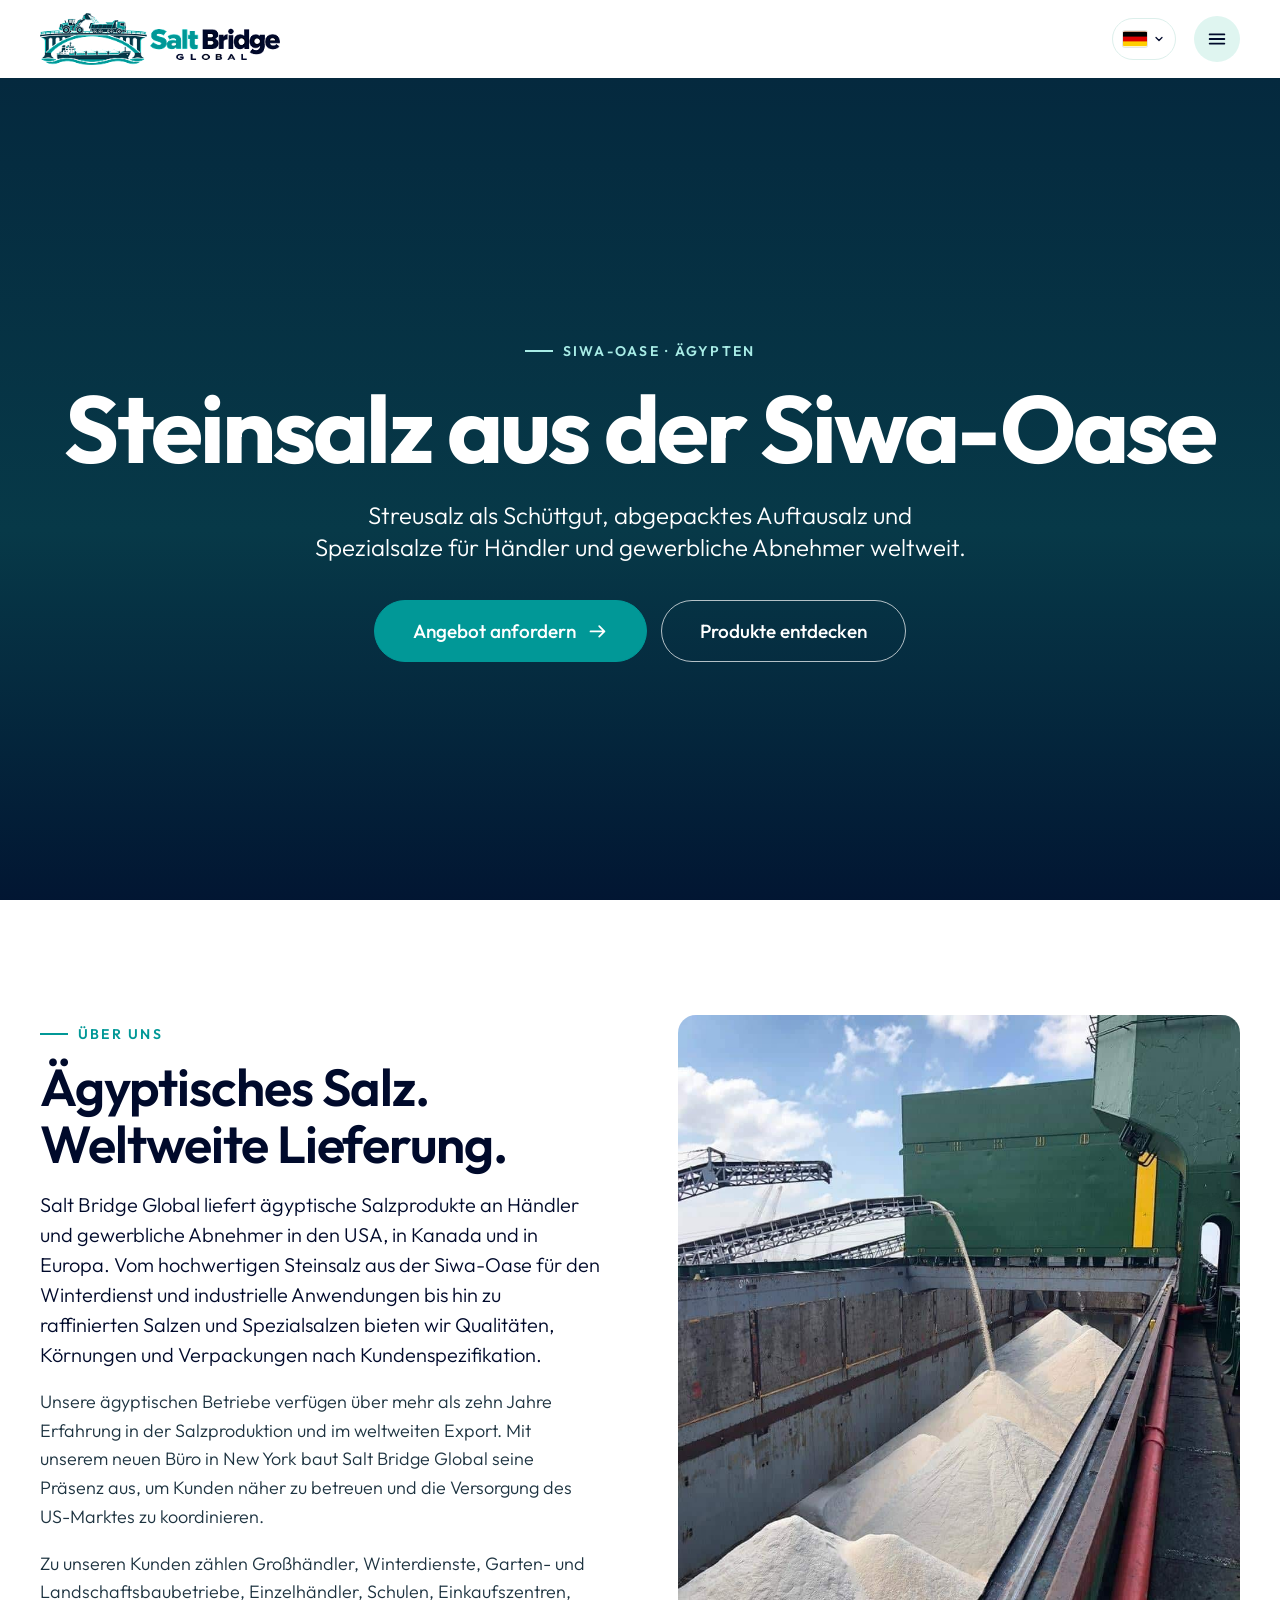
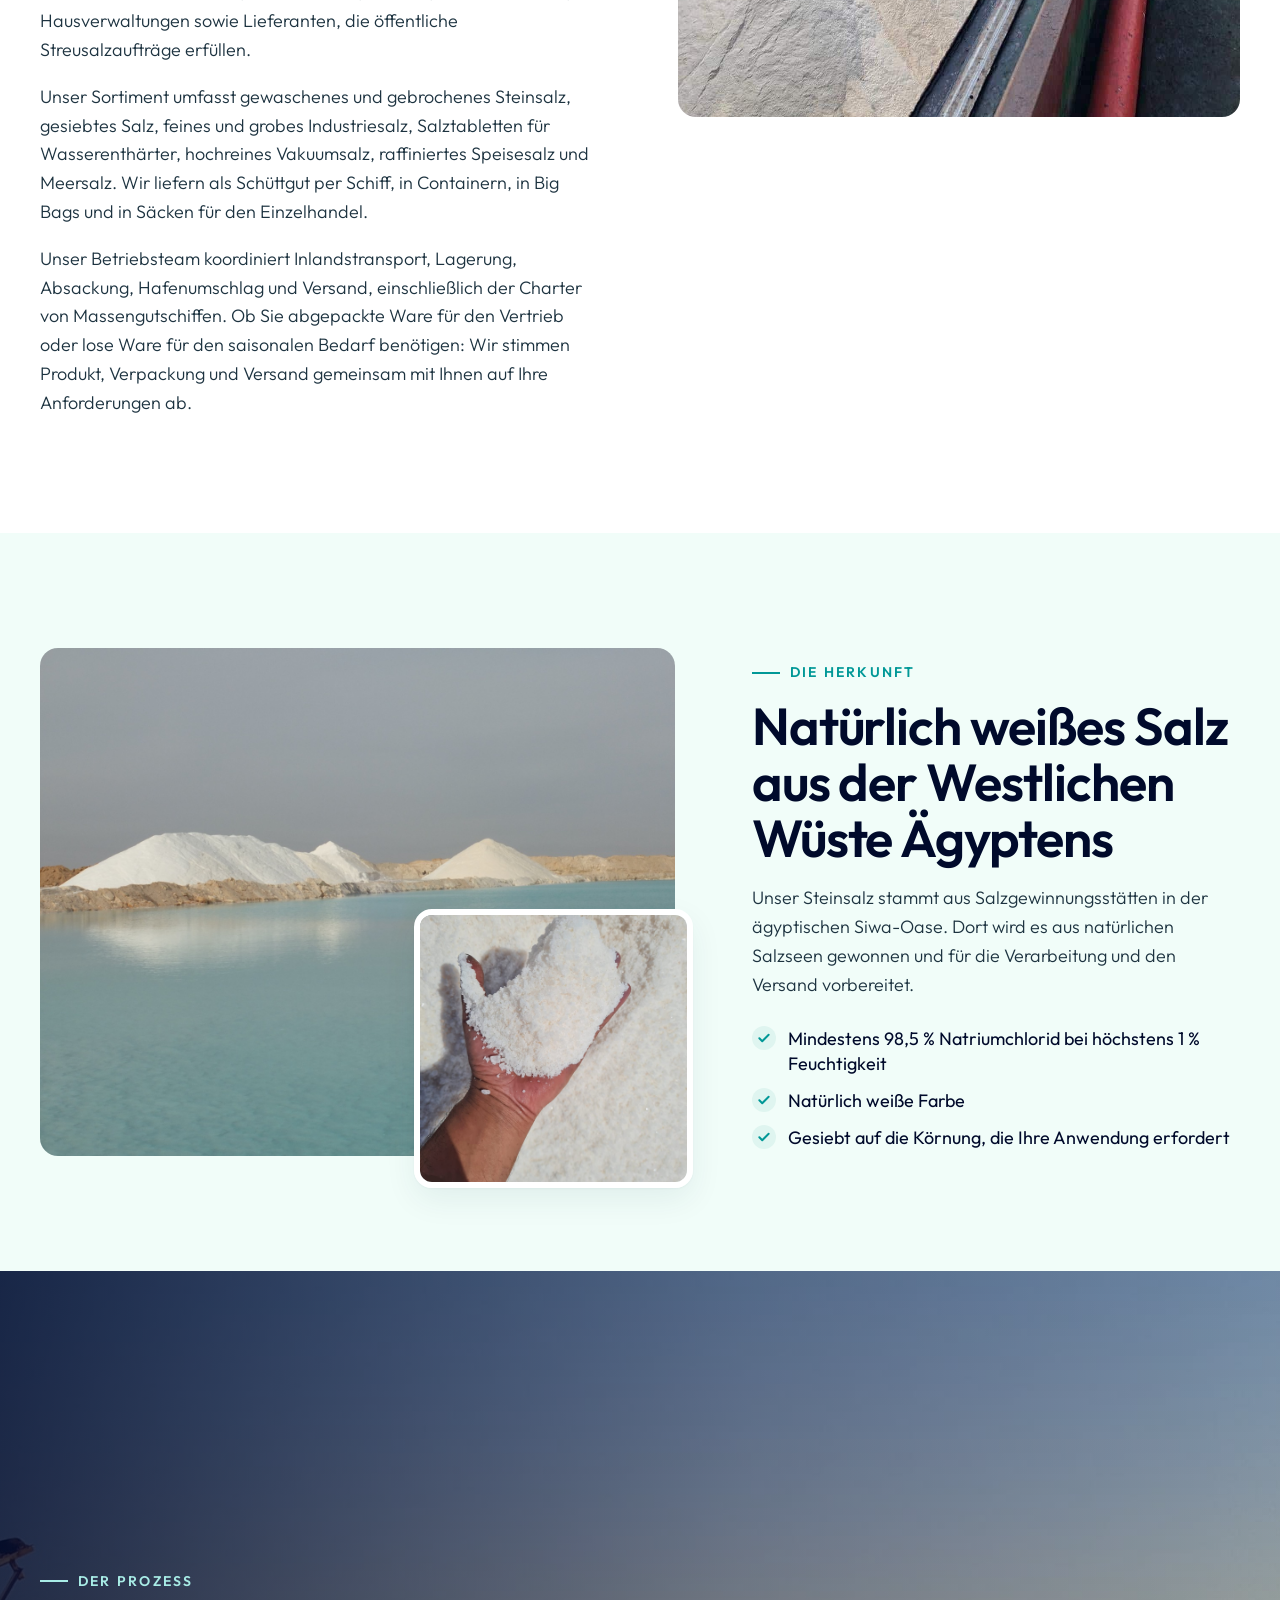
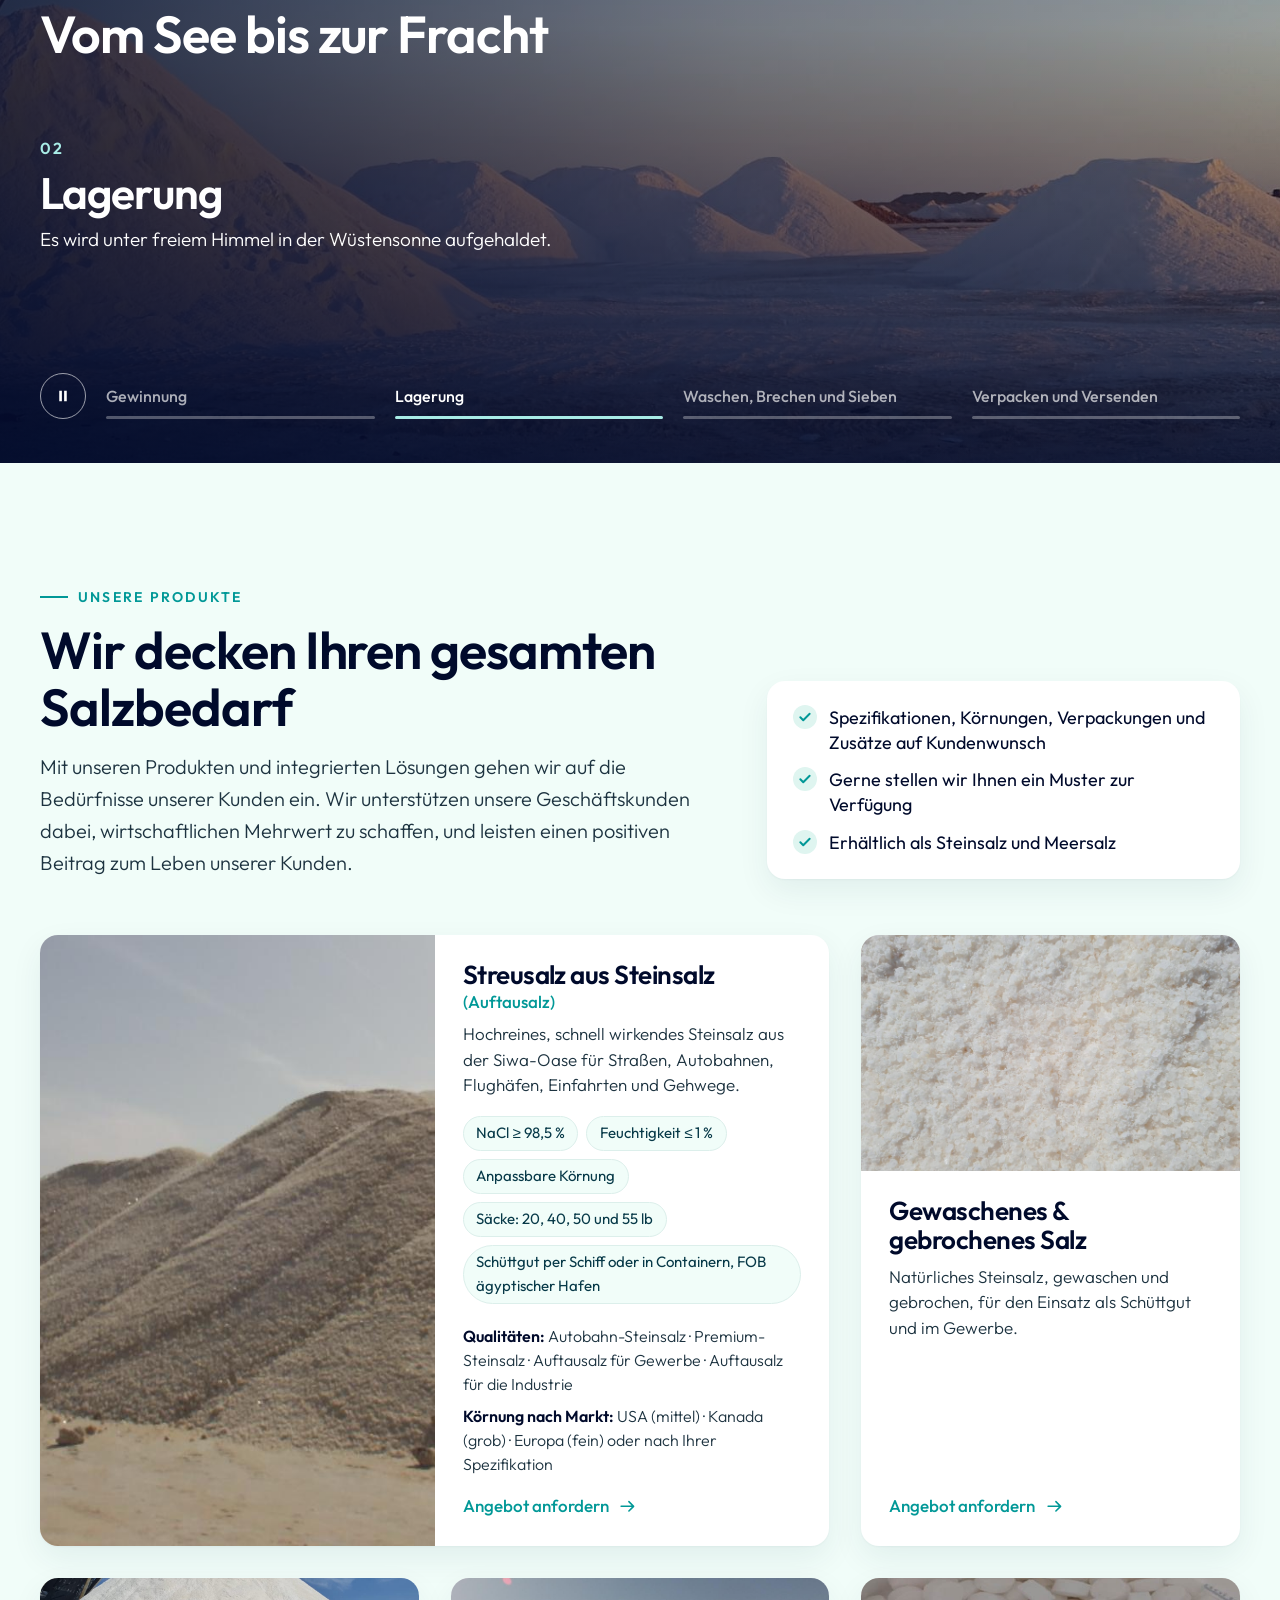
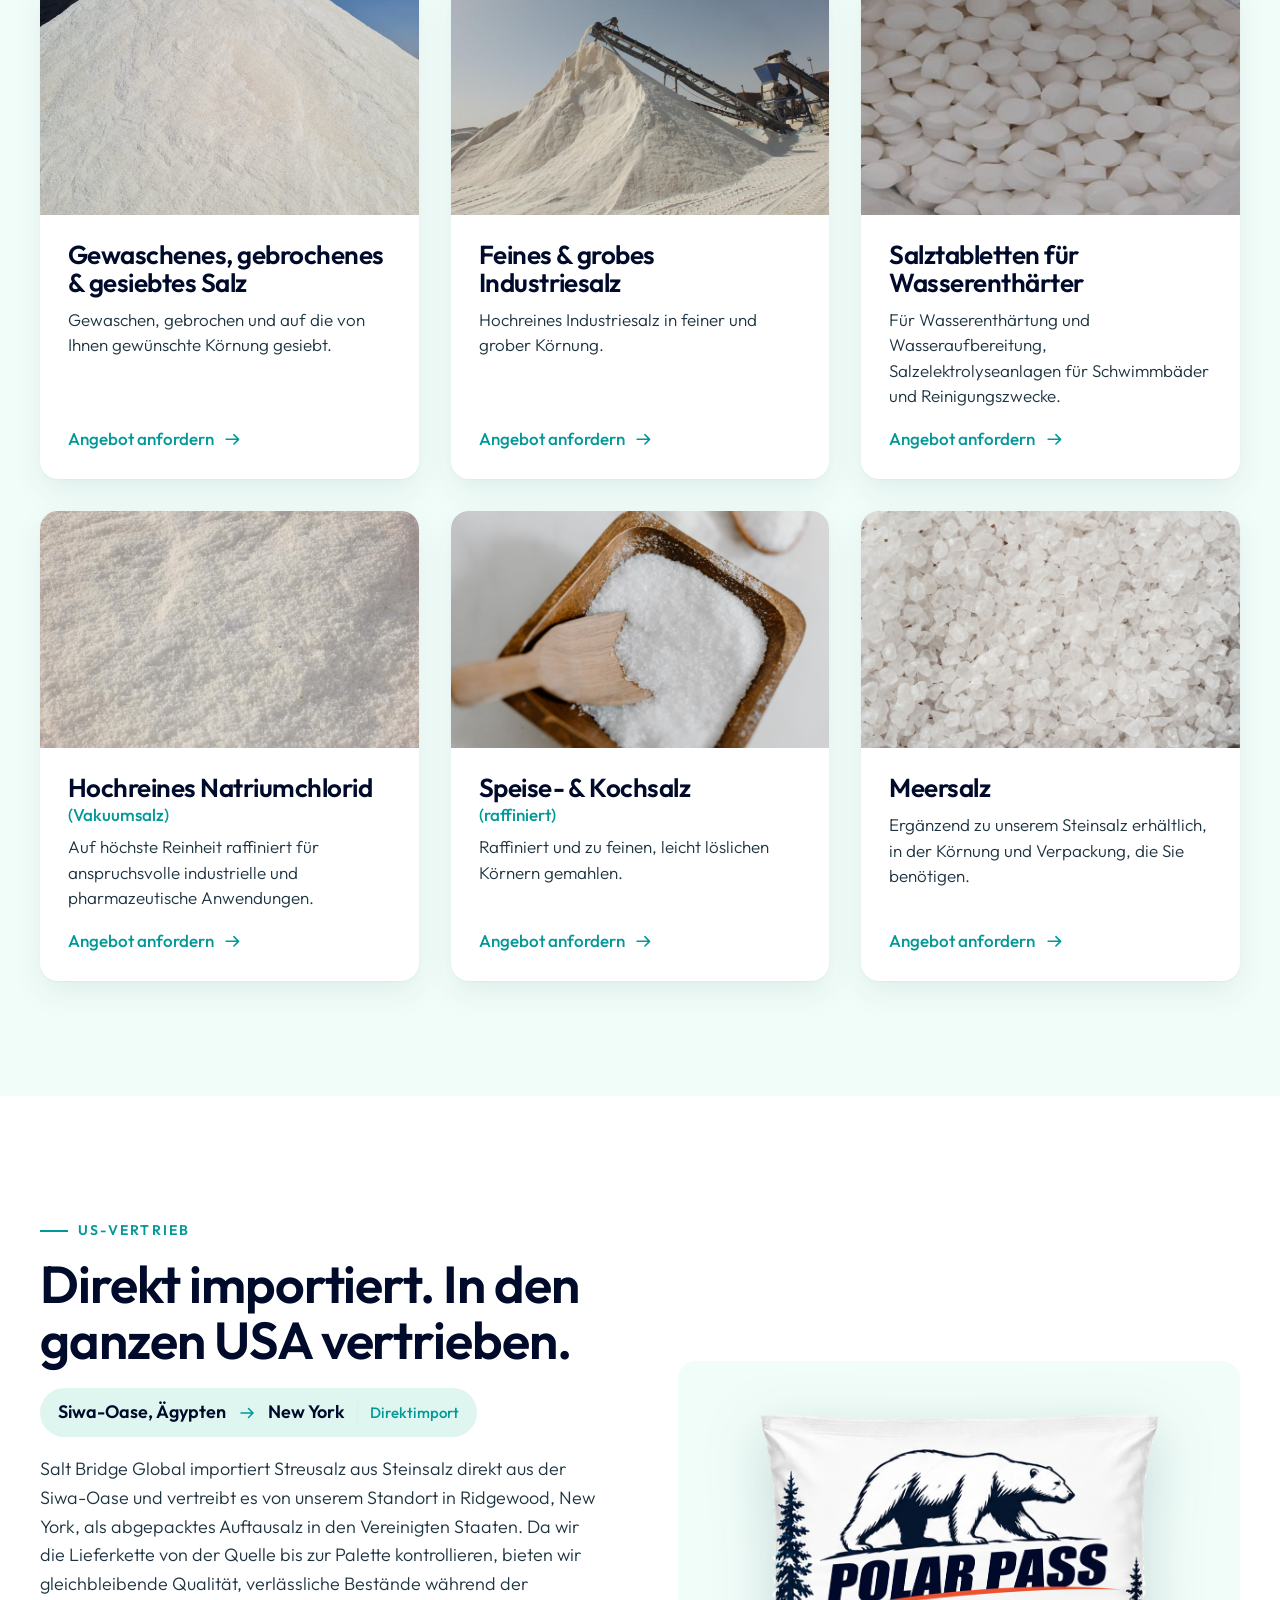
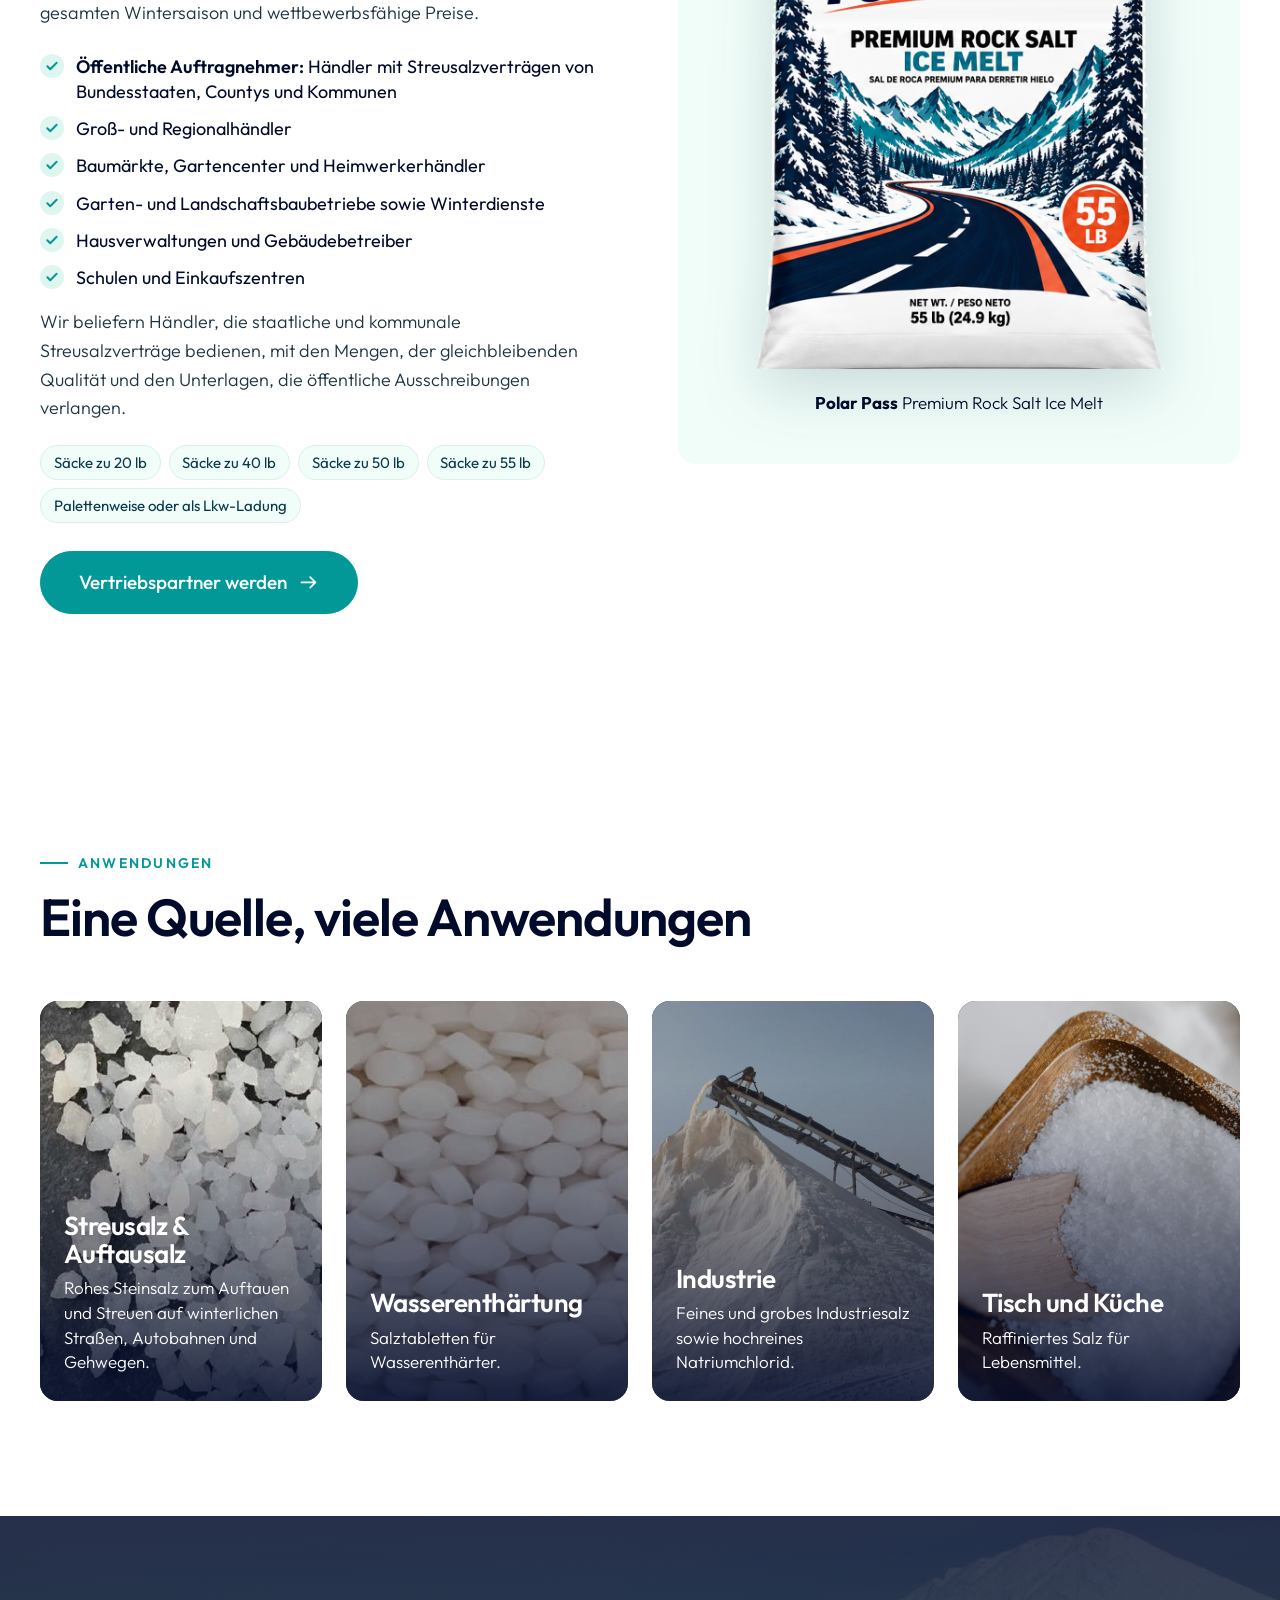
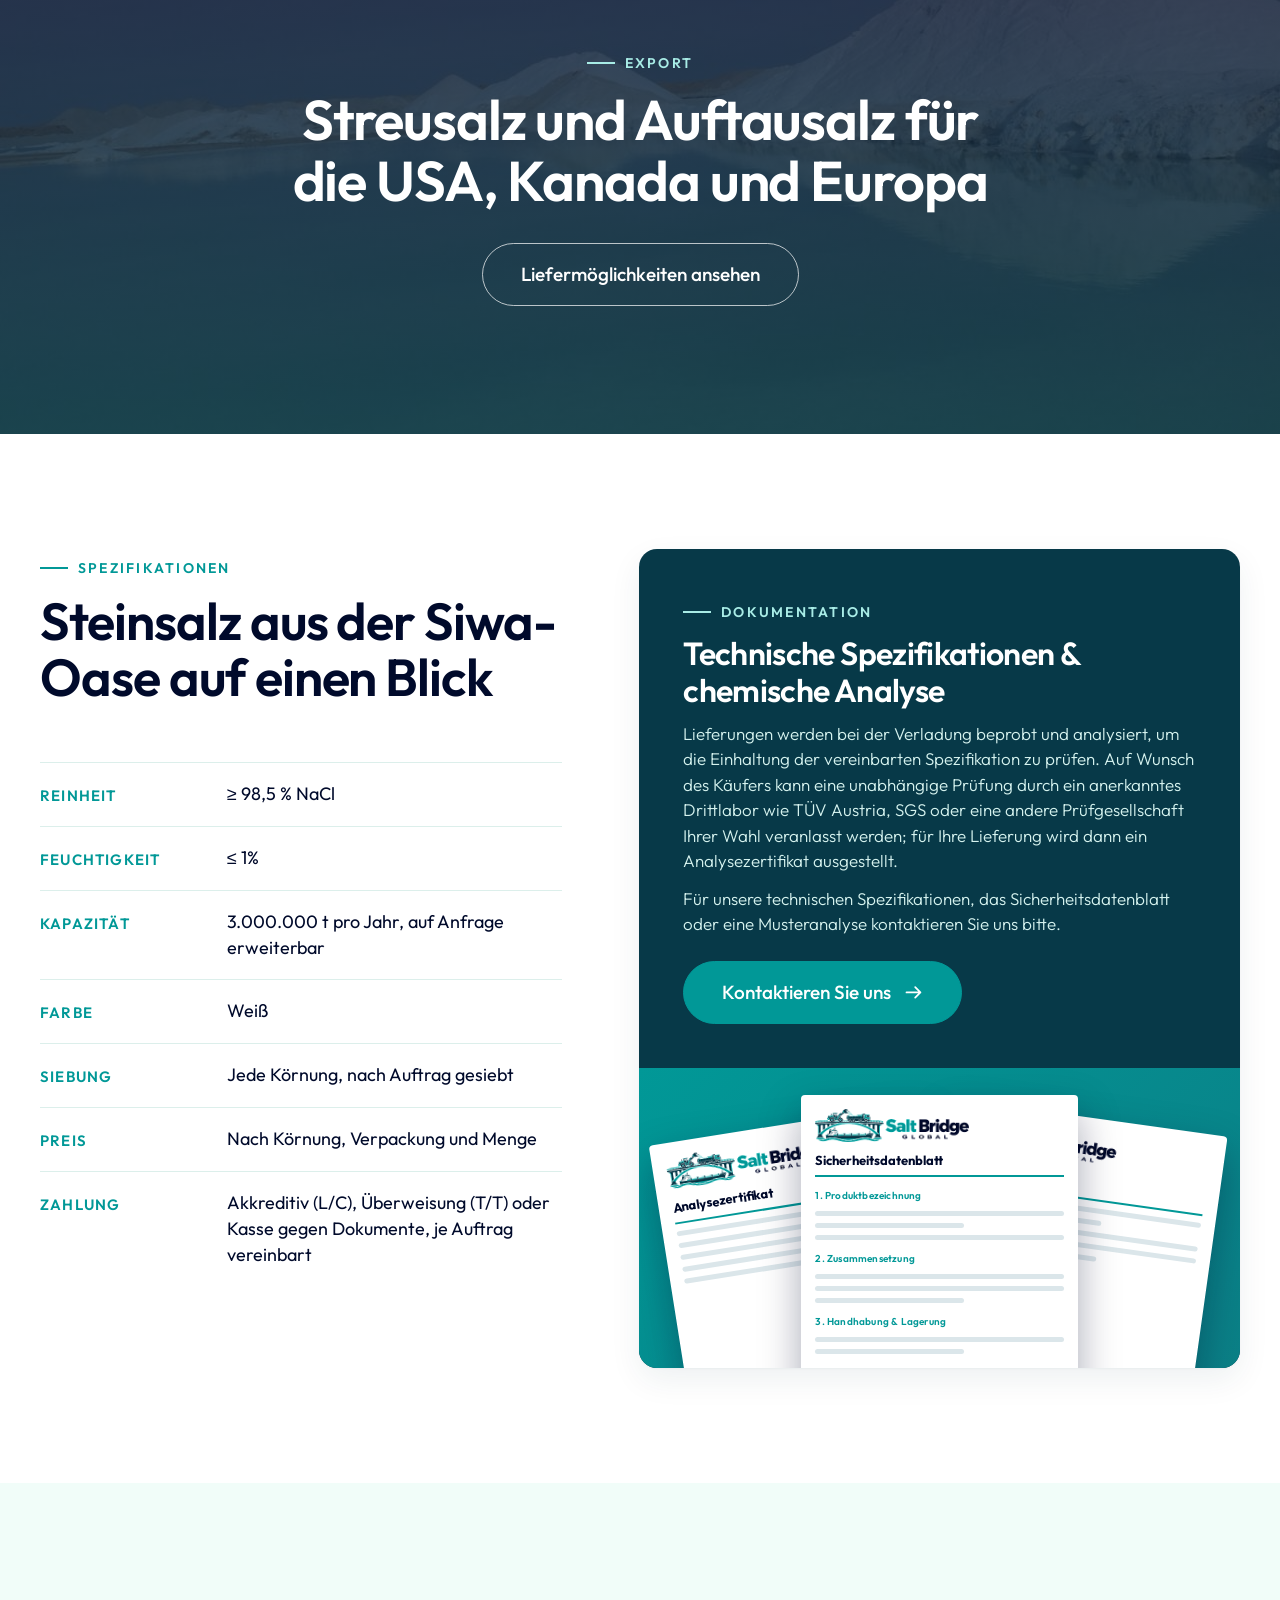
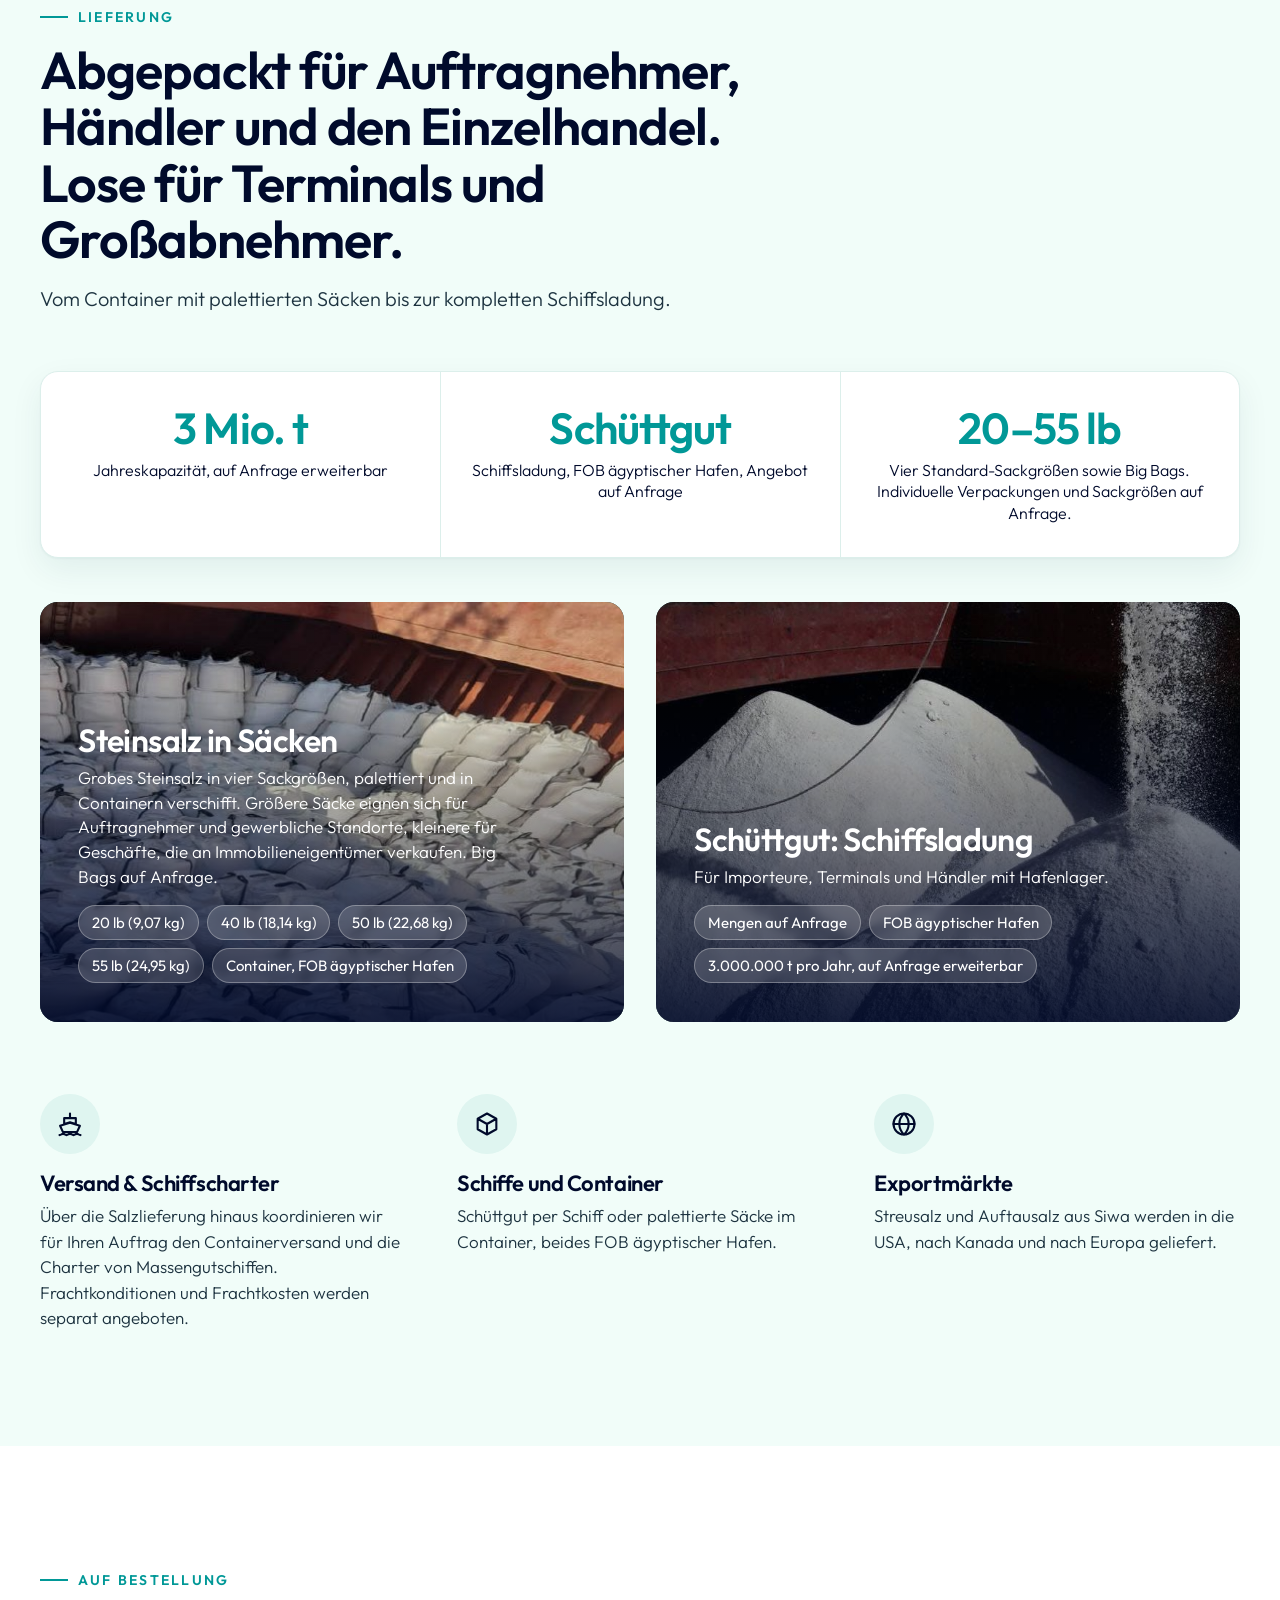
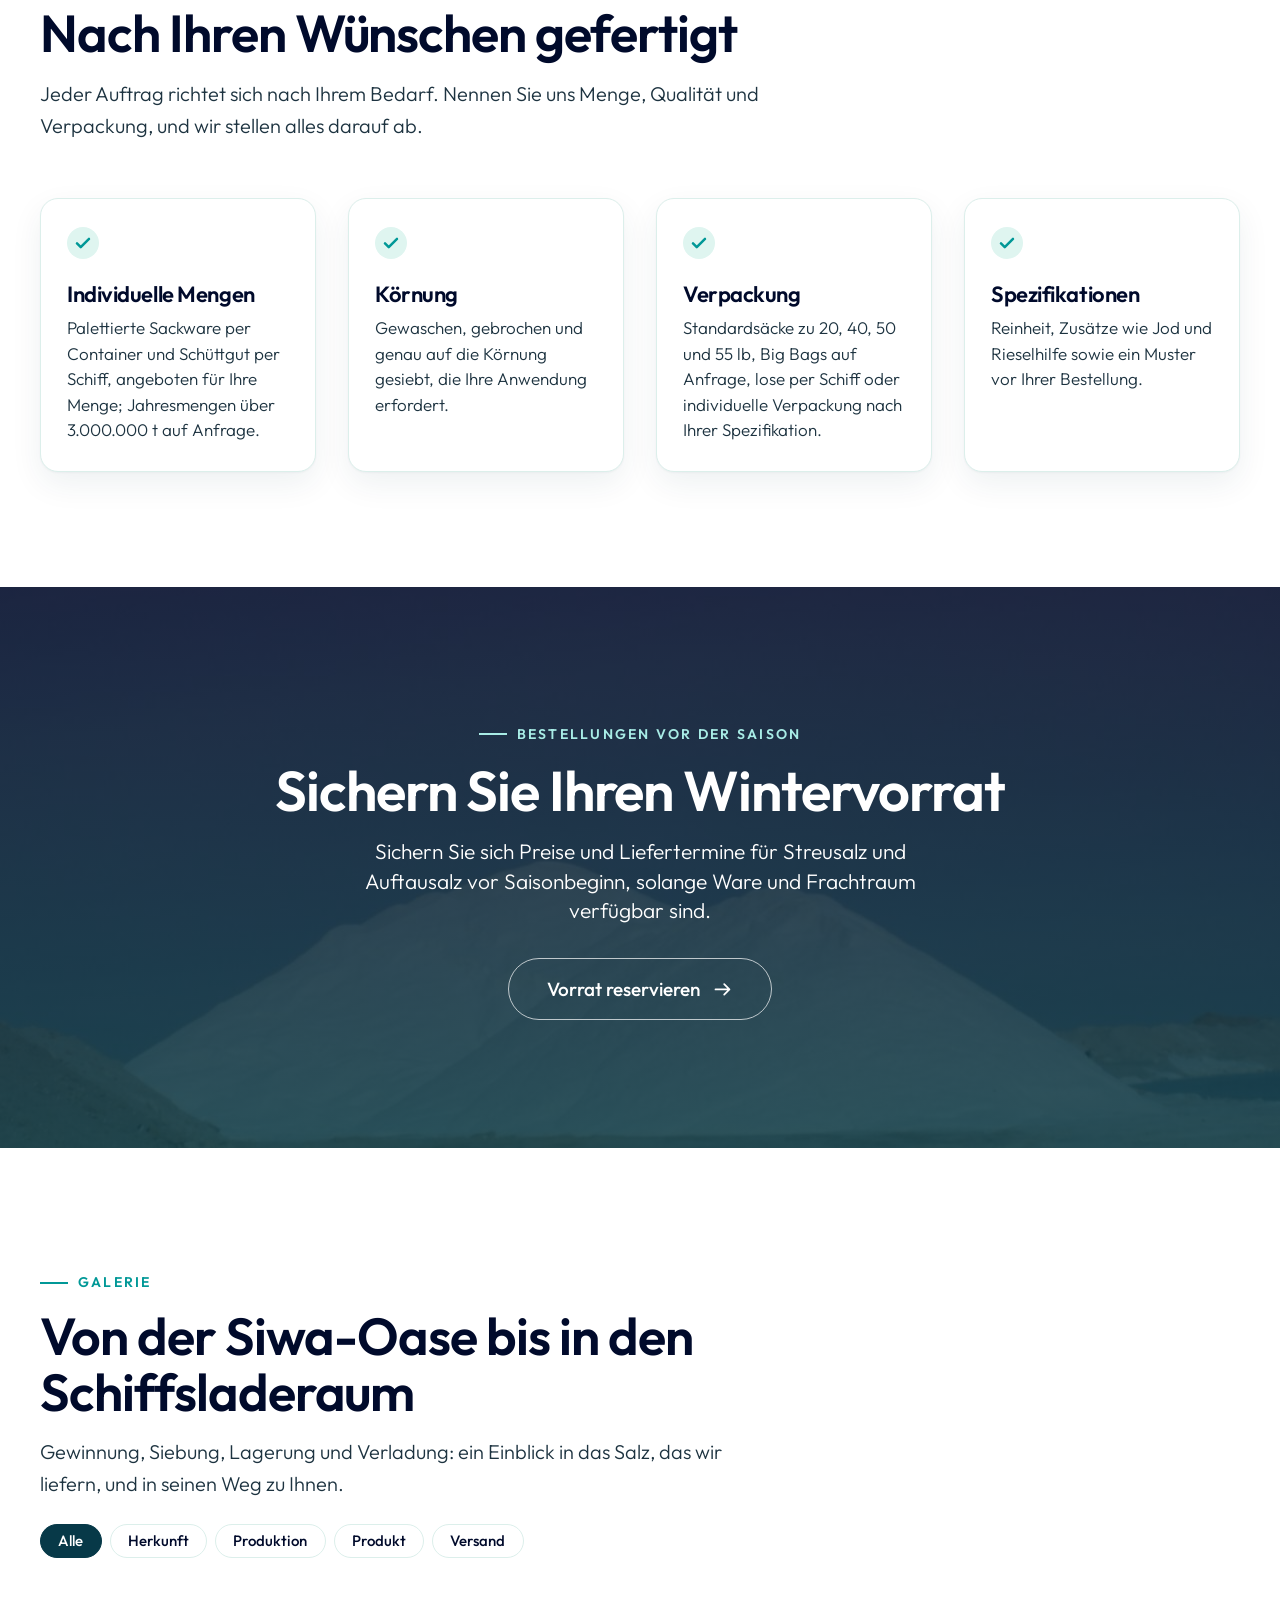
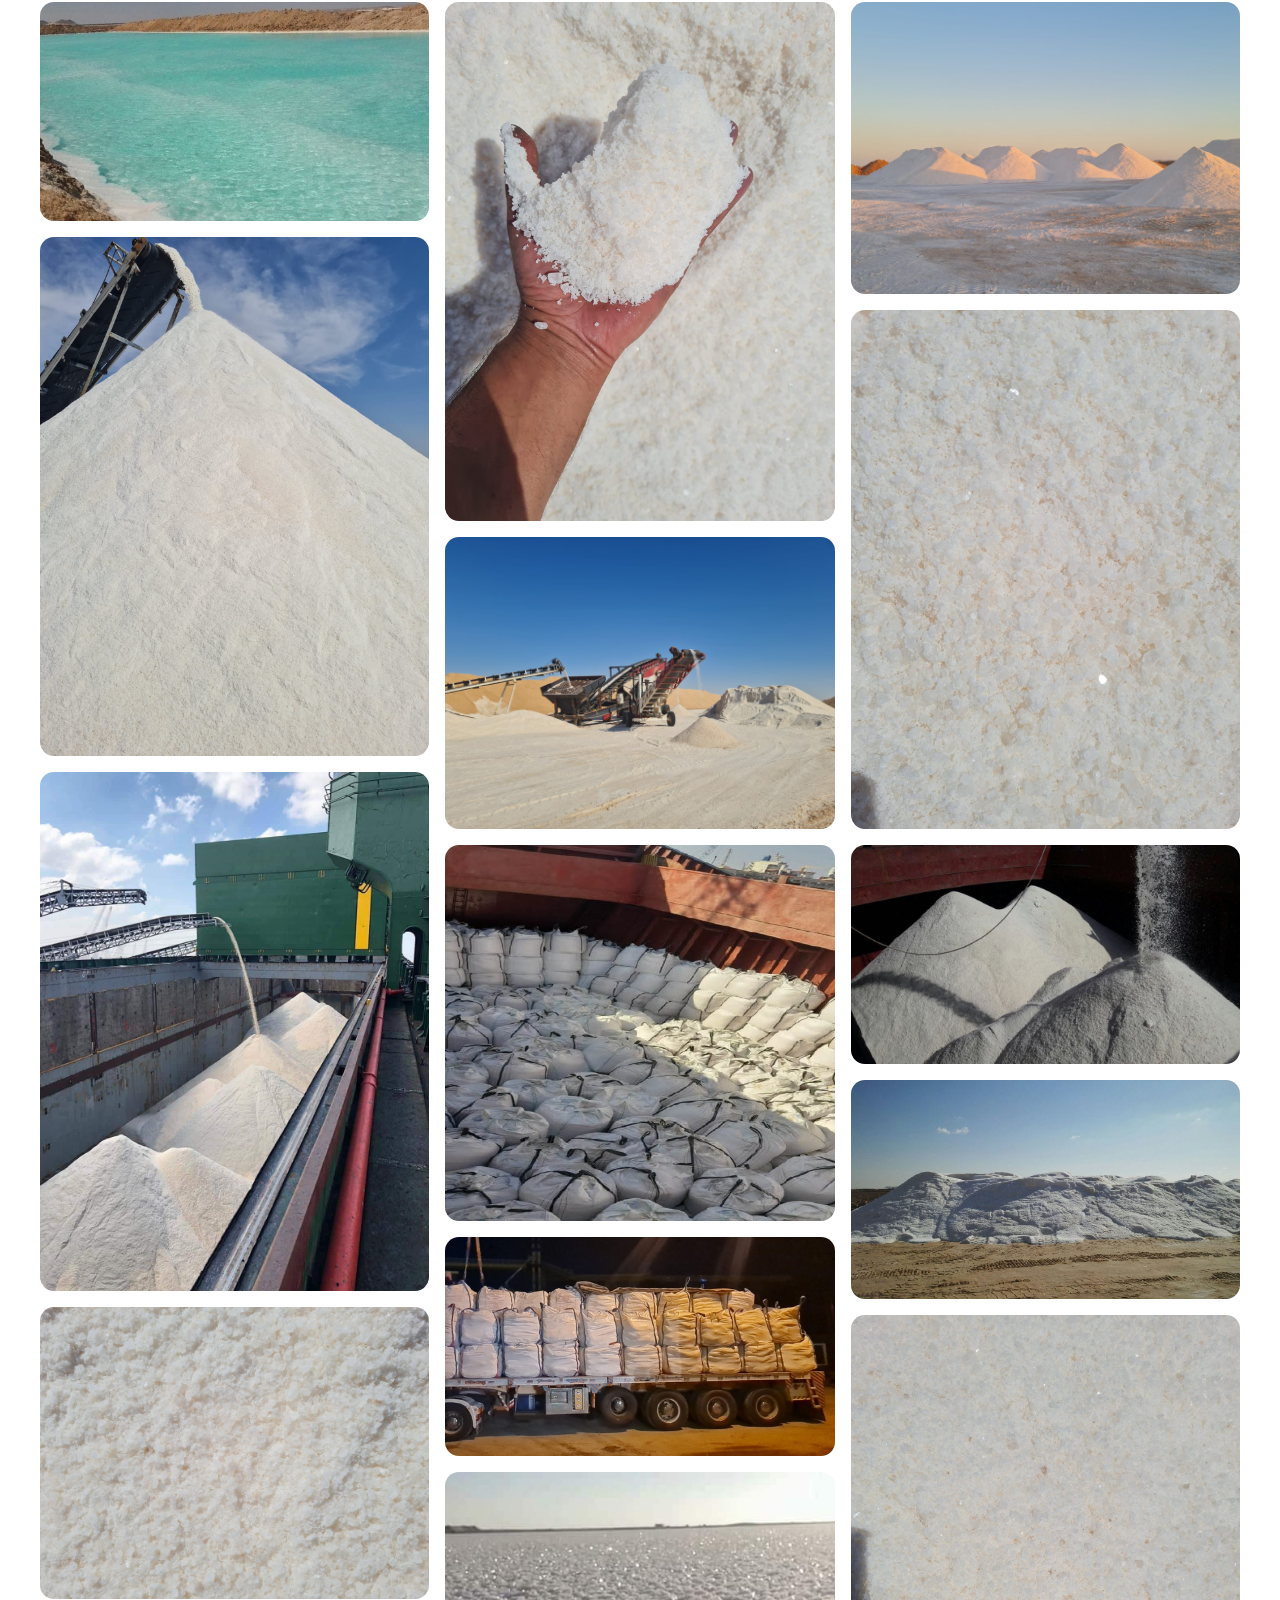
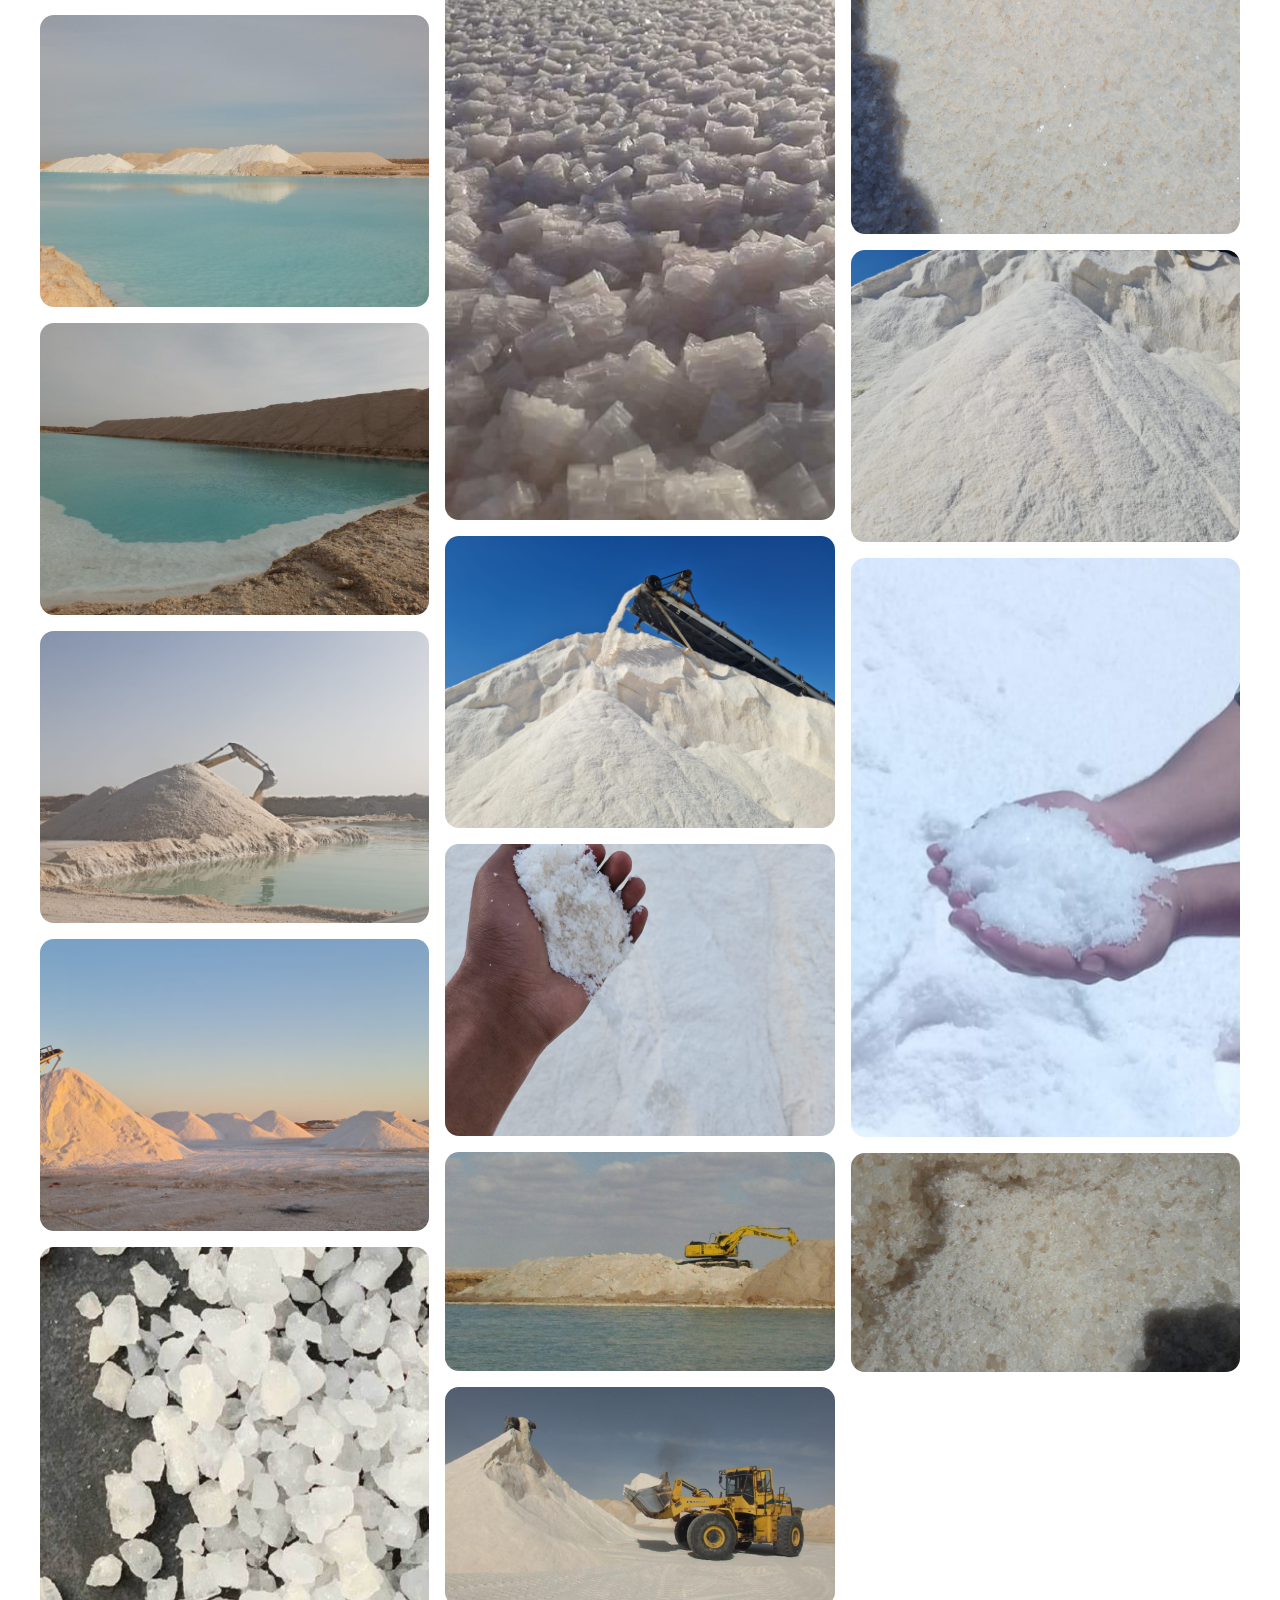
<file: de/index.html>
<!doctype html>
<html lang="de">
<head>
  <meta charset="utf-8">
  <meta name="viewport" content="width=device-width, initial-scale=1">
  <title>Salt Bridge Global — Streusalz aus Steinsalz &amp; Auftausalz | Siwa-Oase, Ägypten</title>
  <meta name="description" content="Salt Bridge Global liefert Streusalz aus Steinsalz, Auftausalz und abgepacktes Salz aus der Siwa-Oase in Ägypten: gewaschenes, gebrochenes und gesiebtes Salz, Industriesalz, Salztabletten für Wasserenthärter, Vakuumsalz und raffiniertes Speisesalz.">
  <link rel="canonical" href="https://saltbridgeglobal.com/de/">
  <link rel="alternate" hreflang="en" href="https://saltbridgeglobal.com/">
  <link rel="alternate" hreflang="nl" href="https://saltbridgeglobal.com/nl/">
  <link rel="alternate" hreflang="de" href="https://saltbridgeglobal.com/de/">
  <link rel="alternate" hreflang="sv" href="https://saltbridgeglobal.com/sv/">
  <link rel="alternate" hreflang="pl" href="https://saltbridgeglobal.com/pl/">
  <link rel="alternate" hreflang="it" href="https://saltbridgeglobal.com/it/">
  <link rel="alternate" hreflang="cs" href="https://saltbridgeglobal.com/cs/">
  <link rel="alternate" hreflang="es" href="https://saltbridgeglobal.com/es/">
  <link rel="alternate" hreflang="fr" href="https://saltbridgeglobal.com/fr/">
  <link rel="alternate" hreflang="x-default" href="https://saltbridgeglobal.com/">
  <link rel="icon" type="image/png" sizes="32x32" href="../assets/favicon-32.png">
  <link rel="icon" type="image/png" sizes="48x48" href="../assets/favicon-48.png">
  <link rel="icon" type="image/png" sizes="192x192" href="../assets/favicon-192.png">
  <link rel="apple-touch-icon" href="../assets/apple-touch-icon.png">
  <link rel="preconnect" href="https://fonts.googleapis.com">
  <link rel="preconnect" href="https://fonts.gstatic.com" crossorigin>
  <link href="https://fonts.googleapis.com/css2?family=Outfit:wght@300;400;500;600;700&display=swap" rel="stylesheet">
  <link rel="stylesheet" href="../brand-colors.css">
  <style>
    :root {
      /* Outfit is a visual match for the reference lettering, pending approval. */
      --font: "Outfit", var(--salt-font);
      --container: 1200px;
      --gutter: clamp(20px, 4vw, 40px);
      --radius: 18px;
      --header-h: 94px;
      --line: #dcefeb;
      --tint: #dff5f0;
      --body-ink: #1d3340;
      --shadow: 0 1px 2px rgba(7, 57, 72, .04), 0 12px 32px rgba(7, 57, 72, .07);
    }

    *, *::before, *::after { box-sizing: border-box; }
    html { scroll-behavior: smooth; scroll-padding-top: calc(var(--header-h) + 16px); }
    body {
      margin: 0;
      background: var(--salt-white);
      color: var(--body-ink);
      font-family: var(--font);
      font-weight: 300;
      font-size: 1.125rem;
      line-height: 1.6;
      -webkit-font-smoothing: antialiased;
    }
    img, video { display: block; max-width: 100%; }
    a { color: inherit; text-decoration: none; }
    h1, h2, h3 { margin: 0; color: var(--salt-heading); font-weight: 600; letter-spacing: -.02em; line-height: 1.08; }
    p, ul, dl, dd, figure { margin: 0; }
    ul { padding: 0; list-style: none; }
    :focus-visible { outline: 3px solid var(--salt-teal); outline-offset: 3px; border-radius: 6px; }

    .container { width: 100%; max-width: calc(var(--container) + 2 * var(--gutter)); margin-inline: auto; padding-inline: var(--gutter); }
    .section { padding-block: clamp(64px, 9vw, 120px); }
    .section--mint { background: var(--salt-page-bg); }
    .eyebrow { display: inline-flex; align-items: center; gap: 10px; color: var(--salt-teal); font-size: .875rem; font-weight: 600; letter-spacing: .16em; text-transform: uppercase; }
    .eyebrow::before { content: ""; width: 28px; height: 2px; background: currentColor; }
    .section-head { max-width: 720px; margin-bottom: clamp(36px, 5vw, 56px); }
    .section-head h2 { margin-top: 14px; font-size: clamp(2rem, 4.4vw, 3.25rem); }
    .section-head p { margin-top: 16px; font-size: 1.25rem; }

    /* Buttons */
    .btn {
      display: inline-flex; align-items: center; justify-content: center; gap: .6em;
      padding: .85em 1.75em;
      border: 1.5px solid var(--salt-teal); border-radius: 999px;
      background: var(--salt-teal); color: var(--salt-white);
      font: 500 1.0625rem/1.2 var(--font); white-space: nowrap; cursor: pointer;
      transition: background .2s, border-color .2s, color .2s, box-shadow .2s;
    }
    .btn svg { width: 1.1em; height: 1.1em; transition: transform .2s; }
    .btn:hover { background: #017f7e; border-color: #017f7e; box-shadow: 0 8px 20px rgba(1, 152, 151, .28); }
    .btn:hover svg { transform: translateX(3px); }
    .btn--sm { padding: .75em 1.5em; font-size: 1rem; }
    .btn--lg { padding: 1em 2em; font-size: 1.1875rem; }
    .btn--light { background: transparent; border-color: rgba(255, 255, 255, .7); }
    .btn--light:hover { background: var(--salt-white); border-color: var(--salt-white); color: var(--salt-heading); box-shadow: none; }
    .text-link { display: inline-flex; align-items: center; gap: .55em; padding: 0; border: 0; background: none; color: var(--salt-teal); font: 500 1.0625rem/1.2 var(--font); cursor: pointer; }
    .text-link svg { width: 1.1em; height: 1.1em; transition: transform .2s; }
    .text-link:hover { color: var(--salt-deep-blue); }
    .text-link:hover svg { transform: translateX(4px); }

    /* Header: white, so the supplied white-background logo sits cleanly */
    .site-header { position: sticky; top: 0; z-index: 50; height: var(--header-h); background: rgba(255, 255, 255, .94); backdrop-filter: blur(10px); border-bottom: 1px solid transparent; transition: border-color .2s, box-shadow .2s; }
    .site-header.is-stuck { border-color: var(--line); box-shadow: 0 6px 24px rgba(7, 57, 72, .06); }
    .site-header .container { display: flex; align-items: center; justify-content: space-between; gap: 24px; height: 100%; max-width: calc(1600px + 2 * var(--gutter)); }
    .logo { flex: none; display: inline-flex; align-items: center; }
    .logo img { height: 72px; width: auto; }
    .nav { display: flex; align-items: center; gap: clamp(12px, 1vw, 20px); }
    .nav ul { display: flex; gap: clamp(12px, 1vw, 20px); }
    .site-header .nav ul a:not(.btn) { font-size: .9375rem; }
    .nav a, .nav .btn { white-space: nowrap; }
    .nav a:not(.btn) { color: var(--salt-heading); font-size: 1rem; font-weight: 400; padding-block: 6px; border-bottom: 2px solid transparent; transition: color .2s, border-color .2s; }
    .nav a:not(.btn):hover, .nav a.is-current { color: var(--salt-teal); border-color: var(--salt-teal); }
    .nav-toggle { display: none; width: 46px; height: 46px; border: 0; border-radius: 50%; background: var(--tint); color: var(--salt-heading); cursor: pointer; }
    .nav-toggle svg { width: 22px; height: 22px; }
    .site-header .nav { margin-left: auto; }
    /* Language menu */
    .lang { position: relative; flex: none; }
    .lang__btn { display: inline-flex; align-items: center; gap: 6px; height: 42px; padding: 0 10px; border: 1px solid var(--line); border-radius: 999px; background: var(--salt-white); color: var(--salt-heading); font: inherit; font-size: .875rem; font-weight: 600; cursor: pointer; }
    .lang__btn:hover { border-color: var(--salt-teal); }
    .lang__btn > svg { width: 12px; height: 12px; transition: transform .2s; }
    .lang__btn > span { display: none; }
    .site-header .container { gap: 18px; }
    .lang__btn[aria-expanded="true"] > svg { transform: rotate(180deg); }
    .lang img { width: 24px; height: 16px; border-radius: 2px; box-shadow: 0 0 0 1px rgba(0, 0, 0, .1); }
    .lang__menu { position: absolute; right: 0; top: calc(100% + 8px); z-index: 60; min-width: 200px; margin: 0; padding: 6px; list-style: none; background: var(--salt-white); border-radius: 14px; box-shadow: 0 20px 50px rgba(7, 57, 72, .18); }
    .lang__menu[hidden] { display: none; }
    .lang__menu a { display: flex; align-items: center; gap: 12px; padding: 9px 12px; border-radius: 10px; color: var(--salt-heading); text-decoration: none; font-size: .9375rem; }
    .lang__menu a b { width: 24px; font-weight: 600; }
    .lang__menu a:hover, .lang__menu a[aria-current] { background: var(--tint); }
    /* Longer languages: shrink the header in two steps before falling back to the hamburger menu */
    .site-header.is-tight .container { gap: 14px; }
    .site-header.is-tight .logo img { height: 60px; }
    .site-header.is-tight .nav, .site-header.is-tight .nav ul { gap: 12px; }
    .site-header.is-tight .nav ul a:not(.btn) { font-size: .875rem; }
    .site-header.is-tight .nav .btn--sm { padding: .65em 1.1em; font-size: .9375rem; }
    .site-header.is-tighter .container { gap: 10px; }
    .site-header.is-tighter .logo img { height: 50px; }
    .site-header.is-tighter .nav, .site-header.is-tighter .nav ul { gap: 9px; }
    .site-header.is-tighter .nav ul a:not(.btn) { font-size: .8125rem; }
    .site-header.is-tighter .nav .btn--sm { padding: .6em .95em; font-size: .875rem; }
    /* Hamburger menu when the links still do not fit on one line */
    .site-header.is-compact .logo img { height: 52px; }
    .site-header.is-compact .nav-toggle { display: grid; place-items: center; }
    .site-header.is-compact .nav { display: none; position: absolute; top: calc(100% + 8px); left: var(--gutter); right: var(--gutter); flex-direction: column; align-items: stretch; gap: 16px; padding: 20px; background: var(--salt-white); border-radius: var(--radius); box-shadow: 0 20px 50px rgba(7, 57, 72, .18); }
    .site-header.is-compact .nav.is-open { display: flex; }
    .site-header.is-compact .nav ul { flex-direction: column; gap: 4px; }
    .site-header.is-compact .nav ul a:not(.btn) { display: block; padding: 10px 4px; font-size: 1.125rem; }
    .site-header.is-compact .lang { margin-left: auto; }
    .site-header.is-compact .nav-toggle { order: 3; }

    /* Hero: full-screen media with centred title */
    .hero { position: relative; display: grid; min-height: min(calc(100vh - var(--header-h)), 1000px); min-height: min(calc(100svh - var(--header-h)), 1000px); overflow: hidden; background: var(--salt-deep-blue); color: var(--salt-white); }
    .hero__media, .hero__media > * { position: absolute; inset: 0; width: 100%; height: 100%; object-fit: cover; }
    /* Negative first delay so the first photo is already visible on load */
    .hero__media img { opacity: 0; animation: hero-slide 28s -1.5s infinite; }
    .hero__media img:nth-child(2) { animation-delay: 5.5s; }
    .hero__media img:nth-child(3) { animation-delay: 12.5s; }
    .hero__media img:nth-child(4) { animation-delay: 19.5s; }
    @keyframes hero-slide {
      0% { opacity: 0; transform: scale(1.02); }
      5%, 25% { opacity: 1; }
      32%, 100% { opacity: 0; transform: scale(1.1); }
    }
    .hero::after { content: ""; position: absolute; inset: 0; background: linear-gradient(180deg, rgba(0, 10, 43, .34) 0%, rgba(7, 57, 72, .38) 55%, rgba(0, 10, 43, .74) 100%); }
    .hero__inner { position: relative; z-index: 1; display: flex; flex-direction: column; align-items: center; justify-content: center; text-align: center; padding-block: 72px 48px; }
    .hero .eyebrow { color: #a8ece6; }
    .hero h1 { margin-top: 20px; max-width: 13em; color: var(--salt-white); font-size: clamp(2.75rem, 7.4vw, 6rem); font-weight: 700; letter-spacing: -.03em; line-height: .98; text-wrap: balance; }
    .hero__lede { margin-top: 24px; max-width: 30em; font-size: clamp(1.1875rem, 2vw, 1.5rem); line-height: 1.35; text-wrap: balance; }
    .hero__actions { display: flex; flex-wrap: wrap; justify-content: center; gap: 14px; margin-top: 36px; }
    .stats { display: grid; grid-template-columns: repeat(3, 1fr); margin-bottom: clamp(28px, 4vw, 44px); background: var(--salt-white); border: 1px solid var(--line); border-radius: var(--radius); box-shadow: var(--shadow); text-align: center; }
    .stats > div { padding: clamp(22px, 3vw, 32px) 20px; }
    .stats > div + div { border-left: 1px solid var(--line); }
    .stats dt { color: var(--salt-teal); font-size: clamp(1.75rem, 3.4vw, 2.75rem); font-weight: 600; letter-spacing: -.02em; line-height: 1.1; }
    .stats dd { margin-top: 8px; color: var(--salt-heading); font-size: 1rem; line-height: 1.35; }

    /* Source */
    .split { display: grid; grid-template-columns: 1fr 1fr; align-items: center; gap: clamp(32px, 6vw, 88px); }
    .split__media { position: relative; }
    #source .split { grid-template-columns: 1.3fr 1fr; }
    #source .split__media > img:first-child { aspect-ratio: 5 / 4; }
    .split__media img { width: 100%; aspect-ratio: 4 / 3; object-fit: cover; border-radius: var(--radius); }
    .split__media img + img { position: absolute; right: -18px; bottom: -32px; width: 44%; aspect-ratio: 1; border: 6px solid var(--salt-white); box-shadow: var(--shadow); }
    .split h2 { margin-top: 14px; font-size: clamp(2rem, 4.4vw, 3.25rem); }
    .split p { margin-top: 18px; }
    .split .tags { margin: 22px 0 0; }
    .about { align-items: start; }
    .about .about__lead { font-size: 1.25rem; line-height: 1.5; color: var(--salt-heading); }
    .about .split__media img { aspect-ratio: 4 / 5; }
    .split .route { display: inline-flex; flex-wrap: wrap; align-items: center; gap: 10px 12px; margin-top: 20px; padding: 10px 18px; border-radius: 999px; background: var(--tint); color: var(--salt-heading); font-weight: 600; }
    .route svg { width: 18px; height: 18px; color: var(--salt-teal); }
    .route em { padding-left: 12px; border-left: 1px solid var(--line); color: var(--salt-teal); font-style: normal; font-weight: 500; font-size: .9375rem; }
    .split__media--product { margin: 0; padding: clamp(24px, 4vw, 48px); background: var(--salt-page-bg); border-radius: var(--radius); text-align: center; }
    .split__media--product img { width: auto; max-width: 100%; max-height: 560px; aspect-ratio: auto; margin-inline: auto; object-fit: contain; border-radius: 0; filter: drop-shadow(0 18px 30px rgba(7, 57, 72, .18)); }
    .split__media--product figcaption { margin-top: 20px; color: var(--salt-heading); font-size: 1.0625rem; }
    .split .btn { margin-top: 28px; }
    .checks strong { font-weight: 600; }
    .checks { display: grid; gap: 12px; margin-top: 26px; }
    .checks li { display: flex; gap: 12px; align-items: flex-start; color: var(--salt-heading); font-weight: 400; line-height: 1.4; }
    .checks svg { flex: none; width: 24px; height: 24px; padding: 5px; border-radius: 50%; background: var(--tint); color: var(--salt-teal); }

    /* Process reel: photo sequence that plays like a film, one step at a time */
    .reel { position: relative; display: grid; align-items: end; min-height: clamp(580px, 88vh, 860px); overflow: hidden; background: var(--salt-deep-blue); color: var(--salt-white); }
    .reel__slides img { position: absolute; inset: 0; width: 100%; height: 100%; object-fit: cover; opacity: 0; transition: opacity 1.2s ease, transform 9s linear; }
    .reel__slides img.is-active { opacity: 1; transform: scale(1.08); }
    .reel::after { content: ""; position: absolute; inset: 0; background: linear-gradient(90deg, rgba(0, 10, 43, .8) 0%, rgba(0, 10, 43, .34) 58%, rgba(0, 10, 43, .12) 100%), linear-gradient(180deg, rgba(0, 10, 43, .1) 45%, rgba(0, 10, 43, .82) 100%); }
    .reel__inner { position: relative; z-index: 1; padding-block: clamp(56px, 8vw, 96px) clamp(28px, 4vw, 44px); }
    .reel .eyebrow { color: #a8ece6; }
    .reel h2 { margin-top: 14px; color: var(--salt-white); font-size: clamp(2rem, 4.4vw, 3.25rem); }
    .reel__panels { display: grid; max-width: 30em; margin-top: clamp(32px, 6vw, 72px); }
    .reel__panel + .reel__panel { margin-top: 28px; }
    .js .reel__panel { grid-area: 1 / 1; margin: 0; opacity: 0; visibility: hidden; transform: translateY(14px); transition: opacity .6s ease, transform .6s ease, visibility .6s; }
    .js .reel__panel.is-active { opacity: 1; visibility: visible; transform: none; }
    .reel__panel span { color: #a8ece6; font-size: 1rem; font-weight: 600; letter-spacing: .14em; }
    .reel__panel h3 { margin-top: 6px; color: var(--salt-white); font-size: clamp(1.75rem, 3.6vw, 2.75rem); }
    .reel__panel p { margin-top: 10px; font-size: 1.1875rem; line-height: 1.45; }
    .reel__nav { display: none; align-items: flex-end; gap: clamp(10px, 1.6vw, 20px); margin-top: clamp(28px, 4vw, 44px); }
    .js .reel__nav { display: flex; }
    .reel__toggle { flex: none; display: grid; place-items: center; width: 46px; height: 46px; border: 1.5px solid rgba(255, 255, 255, .6); border-radius: 50%; background: transparent; color: var(--salt-white); cursor: pointer; transition: background .2s, color .2s; }
    .reel__toggle:hover { background: var(--salt-white); color: var(--salt-heading); }
    .reel__toggle svg { width: 18px; height: 18px; }
    .reel__toggle svg + svg, .reel.is-paused .reel__toggle svg:first-child { display: none; }
    .reel.is-paused .reel__toggle svg + svg { display: block; }
    .reel__step { flex: 1; display: grid; gap: 10px; padding: 0; border: 0; background: none; color: rgba(255, 255, 255, .66); font: 500 1rem/1.2 var(--font); text-align: left; cursor: pointer; transition: color .2s; }
    .reel__step:hover, .reel__step.is-active { color: var(--salt-white); }
    .reel__step i { display: block; height: 3px; border-radius: 3px; background: rgba(255, 255, 255, .3); overflow: hidden; }
    .reel__step i::after { content: ""; display: block; width: 0; height: 100%; background: #a8ece6; }
    .reel__step.is-active i::after { animation: reel-progress 6s linear forwards; }
    .reel.is-paused .reel__step i::after, .reel.is-offscreen .reel__step i::after { animation-play-state: paused; }
    @keyframes reel-progress { to { width: 100%; } }

    /* Products */
    .cards { display: grid; grid-template-columns: repeat(3, 1fr); gap: clamp(20px, 2.6vw, 32px); }
    .card { display: flex; flex-direction: column; background: var(--salt-white); border-radius: var(--radius); overflow: hidden; box-shadow: var(--shadow); transition: transform .25s, box-shadow .25s; }
    .card:hover { transform: translateY(-4px); box-shadow: 0 2px 4px rgba(7, 57, 72, .05), 0 22px 48px rgba(7, 57, 72, .13); }
    .card > img { width: 100%; aspect-ratio: 16 / 10; object-fit: cover; }
    .card__body { display: flex; flex-direction: column; flex: 1; padding: 26px 28px 30px; }
    .card h3 { font-size: 1.625rem; }
    .card p { margin-top: 10px; font-size: 1.0625rem; line-height: 1.5; }
    .tags { display: flex; flex-wrap: wrap; gap: 8px; margin: 18px 0 24px; }
    .tags li { padding: .3em .85em; border-radius: 999px; background: var(--salt-page-bg); border: 1px solid var(--line); color: var(--salt-deep-blue); font-size: .9375rem; font-weight: 400; }
    .card .text-link { margin-top: auto; align-self: flex-start; }

    .products-intro { display: grid; grid-template-columns: 1.4fr 1fr; gap: clamp(24px, 5vw, 72px); align-items: end; margin-bottom: clamp(36px, 5vw, 56px); }
    .products-intro .section-head { margin-bottom: 0; }
    .products-intro .checks { margin-top: 0; padding: 24px 26px; background: var(--salt-white); border-radius: var(--radius); box-shadow: var(--shadow); }
    .card h3 span { display: block; margin-top: 4px; color: var(--salt-teal); font-size: 1.0625rem; font-weight: 500; letter-spacing: 0; }
    .card h3 + .text-link { padding-top: 20px; }
    .card .tags { margin-bottom: 20px; }
    .card .card__meta { margin-top: 0; font-size: 1rem; }
    .card .card__meta + .card__meta { margin-top: 8px; }
    .card__meta strong { color: var(--salt-heading); font-weight: 600; }
    .card p + .text-link { padding-top: 20px; }
    .card--wide { grid-column: span 2; flex-direction: row; }
    .card--wide > img { width: 50%; aspect-ratio: auto; }
    .custom { display: grid; grid-template-columns: repeat(4, 1fr); gap: clamp(20px, 2.6vw, 32px); }
    .custom > div { padding: 28px 26px; background: var(--salt-white); border: 1px solid var(--line); border-radius: var(--radius); box-shadow: var(--shadow); }
    .custom svg { width: 32px; height: 32px; padding: 7px; border-radius: 50%; background: var(--tint); color: var(--salt-teal); }
    .custom h3 { margin-top: 16px; font-size: 1.375rem; }
    .custom p { margin-top: 8px; font-size: 1.0625rem; line-height: 1.5; }

    /* Applications */
    .tiles { display: grid; grid-template-columns: repeat(4, 1fr); gap: clamp(16px, 2vw, 24px); }
    .tiles .panel { min-height: 400px; padding: 26px 24px; }
    .tiles .panel h3 { font-size: 1.625rem; }

    /* Specifications */
    .specs { display: grid; grid-template-columns: 1fr 1.15fr; gap: clamp(32px, 6vw, 80px); align-items: start; }
    .spec-facts { display: grid; gap: 0; margin-top: 8px; }
    .spec-facts > div { display: grid; grid-template-columns: 9.5em 1fr; gap: 16px; padding-block: 18px; border-top: 1px solid var(--line); }
    .spec-facts dt { color: var(--salt-teal); font-size: .9375rem; font-weight: 600; letter-spacing: .08em; text-transform: uppercase; padding-top: .2em; }
    .spec-facts dd { color: var(--salt-heading); font-weight: 400; line-height: 1.45; }
    .docs { display: grid; grid-template-rows: auto 1fr; overflow: hidden; border-radius: var(--radius); background: var(--salt-deep-blue); box-shadow: var(--shadow); }
    .docs__text { padding: clamp(28px, 4vw, 44px); color: #d6f3ef; }
    .docs__text .eyebrow { color: #a8ece6; }
    .docs__text h3 { margin-top: 12px; color: var(--salt-white); font-size: clamp(1.5rem, 2.6vw, 2rem); line-height: 1.15; }
    .docs__text p { margin-top: 12px; font-size: 1.0625rem; line-height: 1.5; }
    .docs__text .btn { margin-top: 24px; }
    .docs__art { position: relative; min-height: 300px; background: linear-gradient(135deg, var(--salt-teal), #0b7f86); overflow: hidden; }
    .doc { position: absolute; display: grid; align-content: start; gap: 7px; width: 46%; aspect-ratio: 8.5 / 11; padding: 14px 14px 0; background: var(--salt-white); border-radius: 4px; box-shadow: 0 18px 40px rgba(0, 10, 43, .35); }
    .doc img { width: 62%; height: auto; margin-bottom: 4px; }
    .doc strong { color: var(--salt-heading); font-size: .8125rem; line-height: 1.2; padding-bottom: 6px; border-bottom: 2px solid var(--salt-teal); }
    .doc i { display: block; height: 5px; border-radius: 3px; background: #dbe6ea; }
    .doc i.short { width: 60%; }
    .doc__label { margin-top: 4px; color: var(--salt-teal); font-size: .625rem; font-weight: 600; letter-spacing: .02em; }
    .doc--left { left: 6%; top: 18%; transform: rotate(-9deg); }
    .doc--right { right: 6%; top: 16%; transform: rotate(8deg); }
    .doc--front { left: 27%; top: 9%; z-index: 1; }
    .table-card { background: var(--salt-white); border-radius: var(--radius); box-shadow: var(--shadow); overflow: hidden; }
    .table-card h3 { padding: 24px 28px 18px; font-size: 1.375rem; }
    table { width: 100%; border-collapse: collapse; font-size: 1.0625rem; }
    th, td { padding: 11px 28px; text-align: left; border-top: 1px solid var(--line); }
    thead th { background: var(--salt-page-bg); color: var(--salt-deep-blue); font-size: .875rem; font-weight: 600; letter-spacing: .1em; text-transform: uppercase; }
    tbody th { font-weight: 300; }
    tbody th span { color: #5c7480; font-size: .9375rem; }
    td { text-align: right; color: var(--salt-heading); font-weight: 500; font-variant-numeric: tabular-nums; }
    thead th:last-child { text-align: right; }
    .table-card p { padding: 16px 28px 22px; border-top: 1px solid var(--line); color: #5c7480; font-size: .9375rem; line-height: 1.45; }

    /* Supply */
    .supply-grid { display: grid; grid-template-columns: repeat(2, 1fr); gap: clamp(20px, 2.6vw, 32px); }
    .panel { position: relative; display: flex; flex-direction: column; justify-content: flex-end; min-height: 420px; padding: clamp(24px, 3vw, 40px); border-radius: var(--radius); overflow: hidden; color: var(--salt-white); background: var(--salt-deep-blue); }
    .panel img { position: absolute; inset: 0; width: 100%; height: 100%; object-fit: cover; transition: transform .6s; }
    .panel:hover img { transform: scale(1.04); }
    .panel::after { content: ""; position: absolute; inset: 0; background: linear-gradient(180deg, rgba(0, 10, 43, .05) 20%, rgba(0, 10, 43, .86) 100%); }
    .panel > :not(img) { position: relative; z-index: 1; }
    .panel h3 { color: var(--salt-white); font-size: clamp(1.625rem, 2.6vw, 2rem); }
    .panel p { margin-top: 8px; max-width: 26em; font-size: 1.0625rem; line-height: 1.45; }
    .panel .tags { margin: 16px 0 0; }
    .panel .tags li { background: rgba(255, 255, 255, .16); border-color: rgba(255, 255, 255, .3); color: var(--salt-white); backdrop-filter: blur(4px); }
    .features { display: grid; grid-template-columns: repeat(3, 1fr); gap: clamp(24px, 4vw, 56px); margin-top: clamp(40px, 6vw, 72px); }
    .feature__icon { display: grid; place-items: center; width: 60px; height: 60px; margin-bottom: 18px; border-radius: 50%; background: var(--tint); color: var(--salt-heading); }
    .feature__icon svg { width: 28px; height: 28px; }
    .feature h3 { font-size: 1.375rem; }
    .feature p { margin-top: 8px; font-size: 1.0625rem; line-height: 1.5; }

    /* Gallery */
    .gallery-head { display: flex; flex-wrap: wrap; align-items: flex-end; justify-content: space-between; gap: 24px; margin-bottom: clamp(28px, 4vw, 44px); }
    .gallery-head .section-head { margin-bottom: 0; }
    .gallery-filters { display: flex; flex-wrap: wrap; gap: 8px; }
    .gallery-filters button { padding: .55em 1.15em; border: 1px solid var(--line); border-radius: 999px; background: var(--salt-white); color: var(--salt-heading); font: 500 .9375rem/1 var(--font); cursor: pointer; transition: background .2s, color .2s, border-color .2s; }
    .gallery-filters button:hover { border-color: var(--salt-teal); color: var(--salt-teal); }
    .gallery-filters button[aria-pressed="true"] { background: var(--salt-deep-blue); border-color: var(--salt-deep-blue); color: var(--salt-white); }
    .gallery { columns: 3; column-gap: 16px; }
    .gallery figure { position: relative; margin: 0 0 16px; break-inside: avoid; border-radius: 14px; overflow: hidden; background: var(--tint); animation: gallery-in .35s ease both; }
    .gallery figure[hidden] { display: none; }
    .gallery button { display: block; width: 100%; padding: 0; border: 0; background: none; cursor: zoom-in; }
    .gallery img { display: block; width: 100%; height: auto; transition: transform .5s; }
    .gallery figcaption { position: absolute; inset: auto 0 0; padding: 36px 16px 14px; background: linear-gradient(transparent, rgba(0, 10, 43, .72)); color: var(--salt-white); font-size: .9375rem; line-height: 1.3; opacity: 0; transform: translateY(6px); transition: opacity .25s, transform .25s; pointer-events: none; }
    .gallery figure:hover img, .gallery figure:focus-within img { transform: scale(1.04); }
    .gallery figure:hover figcaption, .gallery figure:focus-within figcaption { opacity: 1; transform: none; }
    @keyframes gallery-in { from { opacity: 0; transform: translateY(8px); } }
    @media (hover: none) { .gallery figcaption { opacity: 1; transform: none; } }

    dialog.lightbox { width: 100vw; max-width: 100vw; height: 100vh; max-height: 100vh; margin: 0; padding: 0; border-radius: 0; background: rgba(0, 8, 28, .94); box-shadow: none; }
    dialog.lightbox[open] { display: grid; place-items: center; }
    dialog.lightbox::backdrop { background: transparent; }
    .lightbox figure { margin: 0; display: grid; justify-items: center; gap: 14px; padding: 72px 88px 28px; }
    .lightbox img { max-width: min(1400px, calc(100vw - 176px)); max-height: calc(100vh - 150px); width: auto; height: auto; border-radius: 10px; }
    .lightbox figcaption { display: flex; gap: 16px; color: #d6f3ef; font-size: 1rem; }
    .lightbox__count { color: #8fb8b2; }
    .lightbox__btn { position: fixed; display: grid; place-items: center; width: 48px; height: 48px; border: 0; border-radius: 50%; background: rgba(255, 255, 255, .12); color: var(--salt-white); cursor: pointer; transition: background .2s; }
    .lightbox__btn:hover { background: rgba(255, 255, 255, .24); }
    .lightbox__btn svg { width: 22px; height: 22px; }
    .lightbox__close { top: 20px; right: 20px; }
    .lightbox__prev, .lightbox__next { top: 50%; transform: translateY(-50%); }
    .lightbox__prev { left: 20px; }
    .lightbox__prev svg { transform: rotate(180deg); }
    .lightbox__next { right: 20px; }

    /* Call to action */
    .cta { position: relative; overflow: hidden; background: var(--salt-deep-blue); color: var(--salt-white); text-align: center; }
    .cta > img { position: absolute; inset: 0; width: 100%; height: 100%; object-fit: cover; }
    .cta::after { content: ""; position: absolute; inset: 0; background: linear-gradient(180deg, rgba(0, 10, 43, .78), rgba(7, 57, 72, .82)); }
    .cta .container { position: relative; z-index: 1; padding-block: clamp(72px, 10vw, 128px); }
    .cta h2 { color: var(--salt-white); font-size: clamp(2.5rem, 6vw, 4.5rem); font-weight: 700; }
    .cta p { margin: 16px auto 0; max-width: 28em; font-size: 1.3125rem; line-height: 1.4; }
    .cta .btn { margin-top: 32px; }
    .cta__actions { display: flex; flex-wrap: wrap; justify-content: center; gap: 12px 16px; margin-top: 32px; }
    .cta .cta__actions .btn { margin-top: 0; }
    .cta__contact { display: flex; flex-wrap: wrap; justify-content: center; gap: 16px 40px; margin: 40px 0 0; padding: 32px 0 0; border-top: 1px solid rgba(255, 255, 255, .18); list-style: none; font-size: 1.0625rem; line-height: 1.45; }
    .cta__contact li { display: flex; align-items: flex-start; gap: 12px; text-align: left; }
    .cta__contact svg { flex: none; width: 22px; height: 22px; margin-top: 1px; color: #a8ece6; }
    .cta__contact a { color: inherit; text-decoration: none; }
    .cta__contact small { display: block; margin-bottom: 4px; font-size: .75rem; font-weight: 600; letter-spacing: .14em; text-transform: uppercase; color: #a8ece6; }
    .cta__contact address + a { display: inline-block; margin-top: 4px; }
    @media (max-width: 560px) {
      .site-header .container { gap: 10px; }
      .lang__btn { padding: 0 10px; gap: 6px; }
      .lang__btn > span { display: none; }
      .site-header .logo img { height: 44px; }
    }
    @media (max-width: 400px) { .site-header .logo img { height: 38px; } }
    h1, h2, h3, .btn { overflow-wrap: break-word; }
    @media (max-width: 640px) { .cta__contact { flex-direction: column; align-items: flex-start; max-width: 320px; margin-inline: auto; } }
    .cta__contact a:hover { color: #a8ece6; }
    .cta--band h2 { max-width: 15em; margin-inline: auto; font-size: clamp(2rem, 4.8vw, 3.5rem); font-weight: 600; text-wrap: balance; }
    .cta--band .eyebrow { margin-bottom: 16px; color: #a8ece6; }

    /* Footer */
    .site-footer { padding-block: 28px; border-top: 1px solid var(--line); }
    .site-footer .container { display: flex; align-items: center; justify-content: space-between; gap: 24px; }
    .site-footer small { color: #5c7480; font-size: .9375rem; }
    .site-footer .nav ul { flex-wrap: wrap; justify-content: center; row-gap: 8px; }

    /* Quote dialog */
    dialog { width: min(640px, calc(100vw - 32px)); padding: 0; border: 0; border-radius: 20px; background: var(--salt-white); color: var(--body-ink); box-shadow: 0 30px 80px rgba(0, 10, 43, .35); }
    dialog::backdrop { background: rgba(0, 10, 43, .55); backdrop-filter: blur(3px); }
    .quote { padding: clamp(24px, 5vw, 36px); }
    .quote__head { display: flex; align-items: flex-start; justify-content: space-between; gap: 16px; }
    .quote h2 { font-size: 1.875rem; }
    .quote__head p { margin-top: 6px; font-size: 1.0625rem; }
    .quote__close { flex: none; display: grid; place-items: center; width: 40px; height: 40px; border: 0; border-radius: 50%; background: var(--tint); color: var(--salt-heading); cursor: pointer; }
    .quote__close svg { width: 18px; height: 18px; }
    .quote__grid { display: grid; grid-template-columns: 1fr 1fr; gap: 16px 18px; margin-top: 22px; align-items: start; }
    .field { display: grid; gap: 6px; align-content: start; }
    .quote__grid > .field__note { margin-top: -8px; }
    .field--full { grid-column: 1 / -1; }
    .field__optional { color: #5c7480; font-weight: 400; }
    .field__note { color: #5c7480; font-size: .8125rem; line-height: 1.4; }
    .field label { color: var(--salt-heading); font-size: .9375rem; font-weight: 500; }
    .field input, .field select, .field textarea { width: 100%; padding: .7em .9em; border: 1.5px solid #cfe6e1; border-radius: 10px; background: var(--salt-mint); color: var(--salt-heading); font: 400 1rem/1.4 var(--font); }
    .field input, .field select { height: 48px; }
    .field select { padding-block: 0; text-overflow: ellipsis; }
    .field input:focus, .field select:focus, .field textarea:focus { outline: none; border-color: var(--salt-teal); background: var(--salt-white); }
    .field textarea { min-height: 96px; resize: vertical; }
    .quote__foot { display: flex; align-items: center; gap: 16px; flex-wrap: wrap; margin-top: 22px; }
    .quote__status a { color: var(--salt-teal); text-decoration: underline; }
    .btn:disabled { opacity: .6; cursor: wait; }
    .quote__status { flex: 1; min-width: 12em; color: var(--salt-deep-blue); font-size: .9375rem; font-weight: 400; line-height: 1.4; }

    /* Scroll reveal (only when JS is running) */
    .js .reveal { opacity: 0; transform: translateY(24px); transition: opacity .7s ease, transform .7s ease; }
    .js .reveal.is-visible { opacity: 1; transform: none; }

    /* Responsive */
    @media (max-width: 980px) {
      .cards, .features, .custom { grid-template-columns: 1fr 1fr; }
      .card--wide { grid-column: auto; flex-direction: column; }
      .card--wide > img { width: 100%; aspect-ratio: 16 / 10; }
      .specs, .split, #source .split, .products-intro { grid-template-columns: 1fr; }
      .split__media { margin-bottom: 32px; }
      .tiles { grid-template-columns: repeat(2, 1fr); }
      .gallery { columns: 2; }
    }
    @media (max-width: 1500px) {
      :root { --header-h: 78px; }
      .logo img { height: 52px; }
      .nav-toggle { display: grid; place-items: center; order: 3; }
      .lang { margin-left: auto; }
      .site-header .nav { display: none; position: absolute; top: calc(100% + 8px); left: var(--gutter); right: var(--gutter); flex-direction: column; align-items: stretch; gap: 16px; padding: 20px; background: var(--salt-white); border-radius: var(--radius); box-shadow: 0 20px 50px rgba(7, 57, 72, .18); }
      .site-header .nav.is-open { display: flex; }
      .site-header .nav ul { flex-direction: column; gap: 4px; }
      .site-header .nav ul a:not(.btn) { display: block; padding: 10px 4px; font-size: 1.125rem; }
    }
    @media (max-width: 860px) {
      .stats { grid-template-columns: 1fr; }
      .stats > div { padding: 16px 12px; }
      .stats > div + div { border-left: 0; border-top: 1px solid var(--line); }
    }
    @media (max-width: 680px) {
      body { font-size: 1.0625rem; }
      .cards, .features, .custom, .supply-grid, .tiles, .quote__grid { grid-template-columns: 1fr; }
      .gallery { column-gap: 10px; }
      .gallery figure { margin-bottom: 10px; border-radius: 10px; }
      .gallery figcaption { padding: 24px 10px 8px; font-size: .8125rem; }
      .lightbox figure { padding: 64px 12px 84px; }
      .lightbox img { max-width: calc(100vw - 24px); max-height: calc(100vh - 170px); }
      .lightbox__prev, .lightbox__next { top: auto; bottom: 20px; transform: none; }
      .panel, .tiles .panel { min-height: 340px; }
      .reel__step span { display: none; }
      .spec-facts > div { grid-template-columns: 1fr; gap: 4px; }
      th, td, .table-card h3, .table-card p { padding-inline: 18px; }
      .split__media img + img { right: 10px; bottom: -24px; }
      .site-footer .container { flex-direction: column; text-align: center; }
    }
    @media (prefers-reduced-motion: reduce) {
      html { scroll-behavior: auto; }
      *, *::before, *::after { transition: none !important; }
      .hero__media img { animation: none; }
      .hero__media img:first-child { opacity: 1; }
      .reel__step.is-active i::after { animation: none; width: 100%; }
      .js .reveal { opacity: 1; transform: none; }
    }
  </style>
</head>
<body>

  <svg width="0" height="0" style="position:absolute" aria-hidden="true">
    <symbol id="i-arrow" viewBox="0 0 24 24" fill="none" stroke="currentColor" stroke-width="2" stroke-linecap="round" stroke-linejoin="round"><path d="M4 12h16M14 6l6 6-6 6"/></symbol>
    <symbol id="i-check" viewBox="0 0 24 24" fill="none" stroke="currentColor" stroke-width="3.4" stroke-linecap="round" stroke-linejoin="round"><path d="M4 12.500l5 5L20 6.500"/></symbol>
    <symbol id="i-menu" viewBox="0 0 24 24" fill="none" stroke="currentColor" stroke-width="2" stroke-linecap="round"><path d="M4 7h16M4 12h16M4 17h16"/></symbol>
    <symbol id="i-close" viewBox="0 0 24 24" fill="none" stroke="currentColor" stroke-width="2.2" stroke-linecap="round"><path d="M6 6l12 12M18 6L6 18"/></symbol>
    <symbol id="i-pause" viewBox="0 0 24 24" fill="currentColor"><path d="M7 5h3.500v14H7zM13.500 5H17v14h-3.500z"/></symbol>
    <symbol id="i-play" viewBox="0 0 24 24" fill="currentColor"><path d="M8 5l11 7-11 7z"/></symbol>
    <symbol id="i-ship" viewBox="0 0 24 24" fill="none" stroke="currentColor" stroke-width="1.8" stroke-linecap="round" stroke-linejoin="round"><path d="M12 3v4M7 7h10v5l-5-1.500L7 12zM3.500 13.500 12 11l8.500 2.500L18 19H6zM3 21.500c1.500 0 1.500-1 3-1s1.500 1 3 1 1.500-1 3-1 1.500 1 3 1 1.500-1 3-1 1.500 1 3 1"/></symbol>
    <symbol id="i-box" viewBox="0 0 24 24" fill="none" stroke="currentColor" stroke-width="1.8" stroke-linecap="round" stroke-linejoin="round"><path d="M12 3l8 4.500v9L12 21l-8-4.500v-9zM4 7.500l8 4.500 8-4.500M12 12v9"/></symbol>
    <symbol id="i-globe" viewBox="0 0 24 24" fill="none" stroke="currentColor" stroke-width="1.8" stroke-linecap="round" stroke-linejoin="round"><circle cx="12" cy="12" r="9"/><path d="M3 12h18M12 3c2.800 2.600 4 5.600 4 9s-1.200 6.400-4 9c-2.800-2.600-4-5.600-4-9s1.200-6.400 4-9z"/></symbol>
    <symbol id="i-phone" viewBox="0 0 24 24" fill="none" stroke="currentColor" stroke-width="1.8" stroke-linecap="round" stroke-linejoin="round"><path d="M5 3.500h3.500l1.800 4.500-2.300 1.500a11 11 0 0 0 6.500 6.500l1.500-2.300 4.500 1.800V19a1.500 1.500 0 0 1-1.500 1.500A16.500 16.500 0 0 1 3.500 5 1.500 1.500 0 0 1 5 3.500z"/></symbol>
    <symbol id="i-mail" viewBox="0 0 24 24" fill="none" stroke="currentColor" stroke-width="1.8" stroke-linecap="round" stroke-linejoin="round"><rect x="3" y="5" width="18" height="14" rx="2"/><path d="M3.500 6.500 12 13l8.500-6.500"/></symbol>
    <symbol id="i-pin" viewBox="0 0 24 24" fill="none" stroke="currentColor" stroke-width="1.8" stroke-linecap="round" stroke-linejoin="round"><path d="M12 21s-7-6.200-7-11.500a7 7 0 0 1 14 0C19 14.800 12 21 12 21z"/><circle cx="12" cy="9.500" r="2.500"/></symbol>
    <symbol id="i-download" viewBox="0 0 24 24" fill="none" stroke="currentColor" stroke-width="2" stroke-linecap="round" stroke-linejoin="round"><path d="M12 4v11M7 10l5 5 5-5M5 20h14"/></symbol>
  </svg>

  <header class="site-header">
    <div class="container">
      <a class="logo" href="#top" aria-label="Salt Bridge Global – Startseite">
        <img src="../assets/salt-bridge-global-wide@2x.png" srcset="../assets/salt-bridge-global-wide@1x.png 1x, ../assets/salt-bridge-global-wide@2x.png 2x, ../assets/salt-bridge-global-wide@3x.png 3x" alt="Salt Bridge Global" width="332" height="72">
      </a>
      <button class="nav-toggle" type="button" aria-label="Menü" aria-expanded="false" aria-controls="site-nav">
        <svg><use href="#i-menu"/></svg>
      </button>
      <nav class="nav" id="site-nav" aria-label="Hauptnavigation">
        <ul>
          <li><a href="#about">Über uns</a></li>
          <li><a href="#source">Herkunft</a></li>
          <li><a href="#process">Prozess</a></li>
          <li><a href="#products">Produkte</a></li>
          <li><a href="#distribution">US-Vertrieb</a></li>
          <li><a href="#applications">Anwendungen</a></li>
          <li><a href="#specifications">Spezifikationen</a></li>
          <li><a href="#supply">Lieferung</a></li>
          <li><a href="#gallery">Galerie</a></li>
          <li><a href="#contact">Kontakt</a></li>
        </ul>
        <button class="btn btn--sm" type="button" data-quote>Angebot anfordern <svg><use href="#i-arrow"/></svg></button>
      </nav>
      <div class="lang">
        <button class="lang__btn" type="button" aria-haspopup="true" aria-expanded="false" aria-label="Language: Deutsch"><img src="../assets/flags/de.svg" alt="" width="24" height="16"><span>DE</span><svg viewBox="0 0 24 24" fill="none" stroke="currentColor" stroke-width="2.5" stroke-linecap="round" stroke-linejoin="round" aria-hidden="true"><path d="M6 9l6 6 6-6"/></svg></button>
        <ul class="lang__menu" hidden>
          <li><a href="../" hreflang="en" lang="en"><img src="../assets/flags/us.svg" alt="" width="24" height="16"><b>EN</b>English</a></li>
          <li><a href="../nl/" hreflang="nl" lang="nl"><img src="../assets/flags/nl.svg" alt="" width="24" height="16"><b>NL</b>Nederlands</a></li>
          <li><a href="../de/" hreflang="de" lang="de" aria-current="page"><img src="../assets/flags/de.svg" alt="" width="24" height="16"><b>DE</b>Deutsch</a></li>
          <li><a href="../sv/" hreflang="sv" lang="sv"><img src="../assets/flags/se.svg" alt="" width="24" height="16"><b>SV</b>Svenska</a></li>
          <li><a href="../pl/" hreflang="pl" lang="pl"><img src="../assets/flags/pl.svg" alt="" width="24" height="16"><b>PL</b>Polski</a></li>
          <li><a href="../it/" hreflang="it" lang="it"><img src="../assets/flags/it.svg" alt="" width="24" height="16"><b>IT</b>Italiano</a></li>
          <li><a href="../cs/" hreflang="cs" lang="cs"><img src="../assets/flags/cz.svg" alt="" width="24" height="16"><b>CS</b>Čeština</a></li>
          <li><a href="../es/" hreflang="es" lang="es"><img src="../assets/flags/es.svg" alt="" width="24" height="16"><b>ES</b>Español</a></li>
          <li><a href="../fr/" hreflang="fr" lang="fr"><img src="../assets/flags/fr.svg" alt="" width="24" height="16"><b>FR</b>Français</a></li>
        </ul>
      </div>
    </div>
  </header>

  <main id="top">
    <section class="hero">
      <div class="hero__media" aria-hidden="true">
        <img src="../assets/photos/lake-stockpiles.jpg" alt="">
        <img src="../assets/photos/siwa-salt-lake.jpg" alt="">
        <img src="../assets/photos/conveyor-stockpile.jpg" alt="">
        <img src="../assets/photos/lake-horizon.jpg" alt="">
        <!-- To use a background video instead of the photo slideshow, save it as
             ../assets/hero.mp4 and replace the four images above with:
             <video src="../assets/hero.mp4" poster="../assets/photos/lake-stockpiles.jpg" autoplay muted loop playsinline></video> -->
      </div>
      <div class="container hero__inner">
        <span class="eyebrow">Siwa-Oase · Ägypten</span>
        <h1>Steinsalz aus der Siwa-Oase</h1>
        <p class="hero__lede">Streusalz als Schüttgut, abgepacktes Auftausalz und Spezialsalze für Händler und gewerbliche Abnehmer weltweit.</p>
        <div class="hero__actions">
          <button class="btn btn--lg" type="button" data-quote>Angebot anfordern <svg><use href="#i-arrow"/></svg></button>
          <a class="btn btn--lg btn--light" href="#products">Produkte entdecken</a>
        </div>
      </div>
    </section>

    <section class="section" id="about">
      <div class="container split about">
        <div class="reveal">
          <span class="eyebrow">Über uns</span>
          <h2>Ägyptisches Salz. Weltweite Lieferung.</h2>
          <p class="about__lead">Salt Bridge Global liefert ägyptische Salzprodukte an Händler und gewerbliche Abnehmer in den USA, in Kanada und in Europa. Vom hochwertigen Steinsalz aus der Siwa-Oase für den Winterdienst und industrielle Anwendungen bis hin zu raffinierten Salzen und Spezialsalzen bieten wir Qualitäten, Körnungen und Verpackungen nach Kundenspezifikation.</p>
          <p>Unsere ägyptischen Betriebe verfügen über mehr als zehn Jahre Erfahrung in der Salzproduktion und im weltweiten Export. Mit unserem neuen Büro in New York baut Salt Bridge Global seine Präsenz aus, um Kunden näher zu betreuen und die Versorgung des US-Marktes zu koordinieren.</p>
          <p>Zu unseren Kunden zählen Großhändler, Winterdienste, Garten- und Landschaftsbaubetriebe, Einzelhändler, Schulen, Einkaufszentren, Hausverwaltungen sowie Lieferanten, die öffentliche Streusalzaufträge erfüllen.</p>
          <p>Unser Sortiment umfasst gewaschenes und gebrochenes Steinsalz, gesiebtes Salz, feines und grobes Industriesalz, Salztabletten für Wasserenthärter, hochreines Vakuumsalz, raffiniertes Speisesalz und Meersalz. Wir liefern als Schüttgut per Schiff, in Containern, in Big Bags und in Säcken für den Einzelhandel.</p>
          <p>Unser Betriebsteam koordiniert Inlandstransport, Lagerung, Absackung, Hafenumschlag und Versand, einschließlich der Charter von Massengutschiffen. Ob Sie abgepackte Ware für den Vertrieb oder lose Ware für den saisonalen Bedarf benötigen: Wir stimmen Produkt, Verpackung und Versand gemeinsam mit Ihnen auf Ihre Anforderungen ab.</p>
        </div>
        <div class="split__media reveal">
          <img src="../assets/gallery/vessel-loading.jpg" alt="Schüttsalz wird in einen Schiffsladeraum verladen" loading="lazy">
        </div>
      </div>
    </section>

    <section class="section section--mint" id="source">
      <div class="container split">
        <div class="split__media reveal">
          <img src="../assets/photos/lake-stockpiles.jpg" alt="Weiße Salzhalden an einem türkisfarbenen Salzsee in der Siwa-Oase" loading="lazy">
          <img src="../assets/gallery/coarse-salt-hand.jpg" alt="Weißes Steinsalz in einer Hand" loading="lazy">
        </div>
        <div class="reveal">
          <span class="eyebrow">Die Herkunft</span>
          <h2>Natürlich weißes Salz aus der Westlichen Wüste Ägyptens</h2>
          <p>Unser Steinsalz stammt aus Salzgewinnungsstätten in der ägyptischen Siwa-Oase. Dort wird es aus natürlichen Salzseen gewonnen und für die Verarbeitung und den Versand vorbereitet.</p>
          <ul class="checks">
            <li><svg><use href="#i-check"/></svg>Mindestens 98,5 % Natriumchlorid bei höchstens 1 % Feuchtigkeit</li>
            <li><svg><use href="#i-check"/></svg>Natürlich weiße Farbe</li>
            <li><svg><use href="#i-check"/></svg>Gesiebt auf die Körnung, die Ihre Anwendung erfordert</li>
          </ul>
        </div>
      </div>
    </section>

    <section class="reel" id="process">
      <div class="reel__slides" aria-hidden="true">
        <img class="is-active" src="../assets/gallery/harvesting-lake-edge.jpg" alt="" loading="lazy">
        <img src="../assets/gallery/stockpiles-sunset.jpg" alt="" loading="lazy">
        <img src="../assets/gallery/screening-plant.jpg" alt="" loading="lazy">
        <img src="../assets/gallery/jumbo-bags-truck.jpg" alt="" loading="lazy">
      </div>
      <div class="container reel__inner">
        <span class="eyebrow">Der Prozess</span>
        <h2>Vom See bis zur Fracht</h2>
        <div class="reel__panels">
          <article class="reel__panel is-active">
            <span>01</span>
            <h3>Gewinnung</h3>
            <p>Das Salz wird aus den türkisfarbenen Salzseen der Siwa-Oase gewonnen.</p>
          </article>
          <article class="reel__panel">
            <span>02</span>
            <h3>Lagerung</h3>
            <p>Es wird unter freiem Himmel in der Wüstensonne aufgehaldet.</p>
          </article>
          <article class="reel__panel">
            <span>03</span>
            <h3>Waschen, Brechen und Sieben</h3>
            <p>Gewaschen, gebrochen und auf die Körnung gesiebt, die Ihre Anwendung erfordert.</p>
          </article>
          <article class="reel__panel">
            <span>04</span>
            <h3>Verpacken und Versenden</h3>
            <p>Abgefüllt in Säcke zu 20, 40, 50 und 55 lb, palettiert und in Containern verschifft oder lose für ein Massengutschiff bereitgestellt.</p>
          </article>
        </div>
        <div class="reel__nav">
          <button class="reel__toggle" type="button" aria-label="Pause">
            <svg><use href="#i-pause"/></svg>
            <svg><use href="#i-play"/></svg>
          </button>
          <button class="reel__step is-active" type="button"><span>Gewinnung</span><i></i></button>
          <button class="reel__step" type="button"><span>Lagerung</span><i></i></button>
          <button class="reel__step" type="button"><span>Waschen, Brechen und Sieben</span><i></i></button>
          <button class="reel__step" type="button"><span>Verpacken und Versenden</span><i></i></button>
        </div>
      </div>
    </section>

    <section class="section section--mint" id="products">
      <div class="container">
        <div class="products-intro">
          <div class="section-head reveal">
            <span class="eyebrow">Unsere Produkte</span>
            <h2>Wir decken Ihren gesamten Salzbedarf</h2>
            <p>Mit unseren Produkten und integrierten Lösungen gehen wir auf die Bedürfnisse unserer Kunden ein. Wir unterstützen unsere Geschäftskunden dabei, wirtschaftlichen Mehrwert zu schaffen, und leisten einen positiven Beitrag zum Leben unserer Kunden.</p>
          </div>
          <ul class="checks reveal">
            <li><svg><use href="#i-check"/></svg>Spezifikationen, Körnungen, Verpackungen und Zusätze auf Kundenwunsch</li>
            <li><svg><use href="#i-check"/></svg>Gerne stellen wir Ihnen ein Muster zur Verfügung</li>
            <li><svg><use href="#i-check"/></svg>Erhältlich als Steinsalz und Meersalz</li>
          </ul>
        </div>
        <div class="cards">
          <article class="card card--wide reveal">
            <img src="../assets/photos/coarse-rock-salt.jpg" alt="Halden aus grobem Steinsalz" loading="lazy">
            <div class="card__body">
              <h3>Streusalz aus Steinsalz <span>(Auftausalz)</span></h3>
              <p>Hochreines, schnell wirkendes Steinsalz aus der Siwa-Oase für Straßen, Autobahnen, Flughäfen, Einfahrten und Gehwege.</p>
              <ul class="tags">
                <li>NaCl ≥ 98,5 %</li>
                <li>Feuchtigkeit ≤ 1 %</li>
                <li>Anpassbare Körnung</li>
                <li>Säcke: 20, 40, 50 und 55 lb</li>
                <li>Schüttgut per Schiff oder in Containern, FOB ägyptischer Hafen</li>
              </ul>
              <p class="card__meta"><strong>Qualitäten:</strong> Autobahn-Steinsalz · Premium-Steinsalz · Auftausalz für Gewerbe · Auftausalz für die Industrie</p>
              <p class="card__meta"><strong>Körnung nach Markt:</strong> USA (mittel) · Kanada (grob) · Europa (fein) oder nach Ihrer Spezifikation</p>
              <button class="text-link" type="button" data-quote="Deicing Rock Salt">Angebot anfordern <svg><use href="#i-arrow"/></svg></button>
            </div>
          </article>
          <article class="card reveal">
            <img src="../assets/gallery/coarse-crystals.jpg" alt="Nahaufnahme von gewaschenem und gebrochenem weißem Salz" loading="lazy">
            <div class="card__body">
              <h3>Gewaschenes &amp; gebrochenes Salz</h3>
              <p>Natürliches Steinsalz, gewaschen und gebrochen, für den Einsatz als Schüttgut und im Gewerbe.</p>
              <button class="text-link" type="button" data-quote="Washed &amp; Crushed Salt">Angebot anfordern <svg><use href="#i-arrow"/></svg></button>
            </div>
          </article>
          <article class="card reveal">
            <img src="../assets/gallery/conveyor-pile.jpg" alt="Förderband schüttet eine Halde aus gesiebtem weißem Salz auf" loading="lazy">
            <div class="card__body">
              <h3>Gewaschenes, gebrochenes &amp; gesiebtes Salz</h3>
              <p>Gewaschen, gebrochen und auf die von Ihnen gewünschte Körnung gesiebt.</p>
              <button class="text-link" type="button" data-quote="Washed, Crushed &amp; Screened Salt">Angebot anfordern <svg><use href="#i-arrow"/></svg></button>
            </div>
          </article>
          <article class="card reveal">
            <img src="../assets/photos/conveyor-stockpile.jpg" alt="Förderband beschickt eine Salzhalde" loading="lazy">
            <div class="card__body">
              <h3>Feines &amp; grobes Industriesalz</h3>
              <p>Hochreines Industriesalz in feiner und grober Körnung.</p>
              <button class="text-link" type="button" data-quote="Fine &amp; Coarse Industrial Salt">Angebot anfordern <svg><use href="#i-arrow"/></svg></button>
            </div>
          </article>
          <article class="card reveal">
            <img src="../assets/photos/salt-tablets.jpg" alt="Gepresste weiße Salztabletten" loading="lazy">
            <div class="card__body">
              <h3>Salztabletten für Wasserenthärter</h3>
              <p>Für Wasserenthärtung und Wasseraufbereitung, Salzelektrolyseanlagen für Schwimmbäder und Reinigungszwecke.</p>
              <button class="text-link" type="button" data-quote="Water Softener Tablet Salt">Angebot anfordern <svg><use href="#i-arrow"/></svg></button>
            </div>
          </article>
          <article class="card reveal">
            <img src="../assets/photos/salt-texture.jpg" alt="Feines, weißes, hochreines Salz" loading="lazy">
            <div class="card__body">
              <h3>Hochreines Natriumchlorid <span>(Vakuumsalz)</span></h3>
              <p>Auf höchste Reinheit raffiniert für anspruchsvolle industrielle und pharmazeutische Anwendungen.</p>
              <button class="text-link" type="button" data-quote="High-Purity Sodium Chloride (Vacuum Salt)">Angebot anfordern <svg><use href="#i-arrow"/></svg></button>
            </div>
          </article>
          <article class="card reveal">
            <img src="../assets/photos/table-salt.jpg" alt="Weißes Salz in einer Holzschale mit Holzschaufel" loading="lazy">
            <div class="card__body">
              <h3>Speise- &amp; Kochsalz <span>(raffiniert)</span></h3>
              <p>Raffiniert und zu feinen, leicht löslichen Körnern gemahlen.</p>
              <button class="text-link" type="button" data-quote="Table &amp; Kitchen Salt (Refined)">Angebot anfordern <svg><use href="#i-arrow"/></svg></button>
            </div>
          </article>
          <article class="card reveal">
            <img src="../assets/photos/sea-salt.jpg" alt="Nahaufnahme grober weißer Meersalzkristalle" loading="lazy">
            <div class="card__body">
              <h3>Meersalz</h3>
              <p>Ergänzend zu unserem Steinsalz erhältlich, in der Körnung und Verpackung, die Sie benötigen.</p>
              <button class="text-link" type="button" data-quote="Sea Salt">Angebot anfordern <svg><use href="#i-arrow"/></svg></button>
            </div>
          </article>
        </div>
      </div>
    </section>

    <section class="section" id="distribution">
      <div class="container split">
        <div class="reveal">
          <span class="eyebrow">US-Vertrieb</span>
          <h2>Direkt importiert. In den ganzen USA vertrieben.</h2>
          <p class="route"><span>Siwa-Oase, Ägypten</span><svg aria-hidden="true"><use href="#i-arrow"/></svg><span>New York</span><em>Direktimport</em></p>
          <p>Salt Bridge Global importiert Streusalz aus Steinsalz direkt aus der Siwa-Oase und vertreibt es von unserem Standort in Ridgewood, New York, als abgepacktes Auftausalz in den Vereinigten Staaten. Da wir die Lieferkette von der Quelle bis zur Palette kontrollieren, bieten wir gleichbleibende Qualität, verlässliche Bestände während der gesamten Wintersaison und wettbewerbsfähige Preise.</p>
          <ul class="checks">
            <li><svg><use href="#i-check"/></svg><span><strong>Öffentliche Auftragnehmer:</strong> Händler mit Streusalzverträgen von Bundesstaaten, Countys und Kommunen</span></li>
            <li><svg><use href="#i-check"/></svg>Groß- und Regionalhändler</li>
            <li><svg><use href="#i-check"/></svg>Baumärkte, Gartencenter und Heimwerkerhändler</li>
            <li><svg><use href="#i-check"/></svg>Garten- und Landschaftsbaubetriebe sowie Winterdienste</li>
            <li><svg><use href="#i-check"/></svg>Hausverwaltungen und Gebäudebetreiber</li>
            <li><svg><use href="#i-check"/></svg>Schulen und Einkaufszentren</li>
          </ul>
          <p>Wir beliefern Händler, die staatliche und kommunale Streusalzverträge bedienen, mit den Mengen, der gleichbleibenden Qualität und den Unterlagen, die öffentliche Ausschreibungen verlangen.</p>
          <ul class="tags">
            <li>Säcke zu 20 lb</li>
            <li>Säcke zu 40 lb</li>
            <li>Säcke zu 50 lb</li>
            <li>Säcke zu 55 lb</li>
            <li>Palettenweise oder als Lkw-Ladung</li>
          </ul>
          <button class="btn btn--lg" type="button" data-quote="Deicing Rock Salt">Vertriebspartner werden <svg><use href="#i-arrow"/></svg></button>
        </div>
        <figure class="split__media split__media--product reveal">
          <img src="../assets/photos/polar-pass-bag.png" alt="Polar Pass Premium Rock Salt Ice Melt, Sack zu 55 lb" width="893" height="1200" loading="lazy">
          <figcaption><strong>Polar Pass</strong> Premium Rock Salt Ice Melt</figcaption>
        </figure>
      </div>
    </section>

    <section class="section" id="applications">
      <div class="container">
        <div class="section-head reveal">
          <span class="eyebrow">Anwendungen</span>
          <h2>Eine Quelle, viele Anwendungen</h2>
        </div>
        <div class="tiles">
          <article class="panel reveal">
            <img src="../assets/photos/refined-salt.jpg" alt="Grobe Steinsalzkristalle" loading="lazy">
            <h3>Streusalz &amp; Auftausalz</h3>
            <p>Rohes Steinsalz zum Auftauen und Streuen auf winterlichen Straßen, Autobahnen und Gehwegen.</p>
          </article>
          <article class="panel reveal">
            <img src="../assets/photos/salt-tablets.jpg" alt="Gepresste weiße Salztabletten" loading="lazy">
            <h3>Wasserenthärtung</h3>
            <p>Salztabletten für Wasserenthärter.</p>
          </article>
          <article class="panel reveal">
            <img src="../assets/photos/conveyor-stockpile.jpg" alt="Förderband beschickt eine Salzhalde" loading="lazy">
            <h3>Industrie</h3>
            <p>Feines und grobes Industriesalz sowie hochreines Natriumchlorid.</p>
          </article>
          <article class="panel reveal">
            <img src="../assets/photos/table-salt.jpg" alt="Weißes Salz in einer Holzschale mit Holzschaufel" loading="lazy">
            <h3>Tisch und Küche</h3>
            <p>Raffiniertes Salz für Lebensmittel.</p>
          </article>
        </div>
      </div>
    </section>

    <section class="cta cta--band">
      <img src="../assets/photos/stockpile-reflection.jpg" alt="" loading="lazy">
      <div class="container reveal">
        <span class="eyebrow">Export</span>
        <h2>Streusalz und Auftausalz für die USA, Kanada und Europa</h2>
        <a class="btn btn--lg btn--light" href="#supply">Liefermöglichkeiten ansehen</a>
      </div>
    </section>

    <section class="section" id="specifications">
      <div class="container specs">
        <div class="reveal">
          <div class="section-head">
            <span class="eyebrow">Spezifikationen</span>
            <h2>Steinsalz aus der Siwa-Oase auf einen Blick</h2>
          </div>
          <dl class="spec-facts">
            <div><dt>Reinheit</dt><dd>≥ 98,5 % NaCl</dd></div>
            <div><dt>Feuchtigkeit</dt><dd>≤ 1%</dd></div>
            <div><dt>Kapazität</dt><dd>3.000.000 t pro Jahr, auf Anfrage erweiterbar</dd></div>
            <div><dt>Farbe</dt><dd>Weiß</dd></div>
            <div><dt>Siebung</dt><dd>Jede Körnung, nach Auftrag gesiebt</dd></div>
            <div><dt>Preis</dt><dd>Nach Körnung, Verpackung und Menge</dd></div>
            <div><dt>Zahlung</dt><dd>Akkreditiv (L/C), Überweisung (T/T) oder Kasse gegen Dokumente, je Auftrag vereinbart</dd></div>
          </dl>
        </div>
        <div class="docs reveal">
          <div class="docs__text">
            <span class="eyebrow">Dokumentation</span>
            <h3>Technische Spezifikationen &amp; chemische Analyse</h3>
            <p>Lieferungen werden bei der Verladung beprobt und analysiert, um die Einhaltung der vereinbarten Spezifikation zu prüfen. Auf Wunsch des Käufers kann eine unabhängige Prüfung durch ein anerkanntes Drittlabor wie TÜV Austria, SGS oder eine andere Prüfgesellschaft Ihrer Wahl veranlasst werden; für Ihre Lieferung wird dann ein Analysezertifikat ausgestellt.</p>
            <p>Für unsere technischen Spezifikationen, das Sicherheitsdatenblatt oder eine Musteranalyse kontaktieren Sie uns bitte.</p>
            <button class="btn btn--lg" type="button" data-quote>Kontaktieren Sie uns <svg><use href="#i-arrow"/></svg></button>
          </div>
          <div class="docs__art" aria-hidden="true">
            <div class="doc doc--left">
              <img src="../assets/salt-bridge-global-wide@1x.png" alt="">
              <strong>Analysezertifikat</strong>
              <i></i><i></i><i class="short"></i><i></i><i class="short"></i>
            </div>
            <div class="doc doc--right">
              <img src="../assets/salt-bridge-global-wide@1x.png" alt="">
              <strong>Produktdatenblatt</strong>
              <i></i><i class="short"></i><i></i><i></i><i class="short"></i>
            </div>
            <div class="doc doc--front">
              <img src="../assets/salt-bridge-global-wide@1x.png" alt="">
              <strong>Sicherheitsdatenblatt</strong>
              <span class="doc__label">1. Produktbezeichnung</span>
              <i></i><i class="short"></i><i></i>
              <span class="doc__label">2. Zusammensetzung</span>
              <i></i><i></i><i class="short"></i>
              <span class="doc__label">3. Handhabung &amp; Lagerung</span>
              <i></i><i class="short"></i>
            </div>
          </div>
        </div>
      </div>
    </section>

    <section class="section section--mint" id="supply">
      <div class="container">
        <div class="section-head reveal">
          <span class="eyebrow">Lieferung</span>
          <h2>Abgepackt für Auftragnehmer, Händler und den Einzelhandel. Lose für Terminals und Großabnehmer.</h2>
          <p>Vom Container mit palettierten Säcken bis zur kompletten Schiffsladung.</p>
        </div>
        <dl class="stats reveal">
          <div><dt>3 Mio. t</dt><dd>Jahreskapazität, auf Anfrage erweiterbar</dd></div>
          <div><dt>Schüttgut</dt><dd>Schiffsladung, FOB ägyptischer Hafen, Angebot auf Anfrage</dd></div>
          <div><dt>20–55 lb</dt><dd>Vier Standard-Sackgrößen sowie Big Bags. Individuelle Verpackungen und Sackgrößen auf Anfrage.</dd></div>
        </dl>
        <div class="supply-grid">
          <article class="panel reveal">
            <img src="../assets/photos/jumbo-bags-vessel.jpg" alt="Big Bags mit Steinsalz im Schiffsladeraum" loading="lazy">
            <h3>Steinsalz in Säcken</h3>
            <p>Grobes Steinsalz in vier Sackgrößen, palettiert und in Containern verschifft. Größere Säcke eignen sich für Auftragnehmer und gewerbliche Standorte, kleinere für Geschäfte, die an Immobilieneigentümer verkaufen. Big Bags auf Anfrage.</p>
            <ul class="tags">
              <li>20 lb (9,07 kg)</li>
              <li>40 lb (18,14 kg)</li>
              <li>50 lb (22,68 kg)</li>
              <li>55 lb (24,95 kg)</li>
              <li>Container, FOB ägyptischer Hafen</li>
            </ul>
          </article>
          <article class="panel reveal">
            <img src="../assets/gallery/vessel-hold.jpg" alt="Schüttsalz im Schiffsladeraum" loading="lazy">
            <h3>Schüttgut: Schiffsladung</h3>
            <p>Für Importeure, Terminals und Händler mit Hafenlager.</p>
            <ul class="tags">
              <li>Mengen auf Anfrage</li>
              <li>FOB ägyptischer Hafen</li>
              <li>3.000.000 t pro Jahr, auf Anfrage erweiterbar</li>
            </ul>
          </article>
        </div>
        <div class="features">
          <div class="feature reveal">
            <div class="feature__icon"><svg><use href="#i-ship"/></svg></div>
            <h3>Versand &amp; Schiffscharter</h3>
            <p>Über die Salzlieferung hinaus koordinieren wir für Ihren Auftrag den Containerversand und die Charter von Massengutschiffen. Frachtkonditionen und Frachtkosten werden separat angeboten.</p>
          </div>
          <div class="feature reveal">
            <div class="feature__icon"><svg><use href="#i-box"/></svg></div>
            <h3>Schiffe und Container</h3>
            <p>Schüttgut per Schiff oder palettierte Säcke im Container, beides FOB ägyptischer Hafen.</p>
          </div>
          <div class="feature reveal">
            <div class="feature__icon"><svg><use href="#i-globe"/></svg></div>
            <h3>Exportmärkte</h3>
            <p>Streusalz und Auftausalz aus Siwa werden in die USA, nach Kanada und nach Europa geliefert.</p>
          </div>
        </div>
      </div>
    </section>

    <section class="section" id="custom">
      <div class="container">
        <div class="section-head reveal">
          <span class="eyebrow">Auf Bestellung</span>
          <h2>Nach Ihren Wünschen gefertigt</h2>
          <p>Jeder Auftrag richtet sich nach Ihrem Bedarf. Nennen Sie uns Menge, Qualität und Verpackung, und wir stellen alles darauf ab.</p>
        </div>
        <div class="custom reveal">
          <div>
            <svg><use href="#i-check"/></svg>
            <h3>Individuelle Mengen</h3>
            <p>Palettierte Sackware per Container und Schüttgut per Schiff, angeboten für Ihre Menge; Jahresmengen über 3.000.000 t auf Anfrage.</p>
          </div>
          <div>
            <svg><use href="#i-check"/></svg>
            <h3>Körnung</h3>
            <p>Gewaschen, gebrochen und genau auf die Körnung gesiebt, die Ihre Anwendung erfordert.</p>
          </div>
          <div>
            <svg><use href="#i-check"/></svg>
            <h3>Verpackung</h3>
            <p>Standardsäcke zu 20, 40, 50 und 55 lb, Big Bags auf Anfrage, lose per Schiff oder individuelle Verpackung nach Ihrer Spezifikation.</p>
          </div>
          <div>
            <svg><use href="#i-check"/></svg>
            <h3>Spezifikationen</h3>
            <p>Reinheit, Zusätze wie Jod und Rieselhilfe sowie ein Muster vor Ihrer Bestellung.</p>
          </div>
        </div>
      </div>
    </section>

    <section class="cta cta--band">
      <img src="../assets/photos/white-stockpiles.jpg" alt="" loading="lazy">
      <div class="container reveal">
        <span class="eyebrow">Bestellungen vor der Saison</span>
        <h2>Sichern Sie Ihren Wintervorrat</h2>
        <p>Sichern Sie sich Preise und Liefertermine für Streusalz und Auftausalz vor Saisonbeginn, solange Ware und Frachtraum verfügbar sind.</p>
        <button class="btn btn--lg btn--light" type="button" data-quote="Deicing Rock Salt">Vorrat reservieren <svg><use href="#i-arrow"/></svg></button>
      </div>
    </section>

    <section class="section" id="gallery">
      <div class="container">
        <div class="gallery-head reveal">
          <div class="section-head">
            <span class="eyebrow">Galerie</span>
            <h2>Von der Siwa-Oase bis in den Schiffsladeraum</h2>
            <p>Gewinnung, Siebung, Lagerung und Verladung: ein Einblick in das Salz, das wir liefern, und in seinen Weg zu Ihnen.</p>
          </div>
          <div class="gallery-filters" role="group" aria-label="Fotos filtern">
            <button type="button" aria-pressed="true" data-filter="all">Alle</button>
            <button type="button" aria-pressed="false" data-filter="source">Herkunft</button>
            <button type="button" aria-pressed="false" data-filter="production">Produktion</button>
            <button type="button" aria-pressed="false" data-filter="product">Produkt</button>
            <button type="button" aria-pressed="false" data-filter="shipping">Versand</button>
          </div>
        </div>
        <div class="gallery">
          <figure data-cat="source"><button type="button"><img src="../assets/gallery/siwa-salt-lake.jpg" alt="" width="652" height="367" loading="lazy"></button><figcaption>Türkisfarbener Salzsee, Siwa-Oase</figcaption></figure>
          <figure data-cat="production"><button type="button"><img src="../assets/gallery/conveyor-pile.jpg" alt="" width="1200" height="1600" loading="lazy"></button><figcaption>Förderband schüttet eine neue Halde auf</figcaption></figure>
          <figure data-cat="shipping"><button type="button"><img src="../assets/gallery/vessel-loading.jpg" alt="" width="960" height="1280" loading="lazy"></button><figcaption>Schüttsalz wird in einen Schiffsladeraum verladen</figcaption></figure>
          <figure data-cat="product"><button type="button"><img src="../assets/gallery/coarse-crystals.jpg" alt="" width="1600" height="1200" loading="lazy"></button><figcaption>Grobe Steinsalzkristalle</figcaption></figure>
          <figure data-cat="source"><button type="button"><img src="../assets/photos/lake-horizon.jpg" alt="" width="1280" height="960" loading="lazy"></button><figcaption>Salzhalden am Seeufer</figcaption></figure>
          <figure data-cat="source"><button type="button"><img src="../assets/gallery/siwa-lake-shore.jpg" alt="" width="1280" height="960" loading="lazy"></button><figcaption>Ufer eines Salzsees, Siwa-Oase</figcaption></figure>
          <figure data-cat="source"><button type="button"><img src="../assets/gallery/excavator-stockpile.jpg" alt="" width="1600" height="1200" loading="lazy"></button><figcaption>Bagger schüttet gewonnenes Salz auf</figcaption></figure>
          <figure data-cat="production"><button type="button"><img src="../assets/gallery/stockpiles-sunset.jpg" alt="" width="1600" height="1200" loading="lazy"></button><figcaption>Sortierte Halden bei Sonnenuntergang</figcaption></figure>
          <figure data-cat="product"><button type="button"><img src="../assets/photos/refined-salt.jpg" alt="" width="526" height="616" loading="lazy"></button><figcaption>Gesiebte Steinsalzkristalle</figcaption></figure>
          <figure data-cat="product"><button type="button"><img src="../assets/gallery/coarse-salt-hand.jpg" alt="" width="1200" height="1600" loading="lazy"></button><figcaption>Grobes Salz in der Hand</figcaption></figure>
          <figure data-cat="production"><button type="button"><img src="../assets/gallery/screening-plant.jpg" alt="" width="1600" height="1200" loading="lazy"></button><figcaption>Siebanlage sortiert Salz nach Korngröße</figcaption></figure>
          <figure data-cat="shipping"><button type="button"><img src="../assets/photos/jumbo-bags-vessel.jpg" alt="" width="579" height="559" loading="lazy"></button><figcaption>Big Bags im Schiffsladeraum</figcaption></figure>
          <figure data-cat="shipping"><button type="button"><img src="../assets/gallery/jumbo-bags-truck.jpg" alt="" width="1170" height="658" loading="lazy"></button><figcaption>Big Bags, verladen für den Hafen</figcaption></figure>
          <figure data-cat="source"><button type="button"><img src="../assets/gallery/salt-crystals-lake.jpg" alt="" width="480" height="800" loading="lazy"></button><figcaption>Natürliche Salzkristalle auf dem See</figcaption></figure>
          <figure data-cat="production"><button type="button"><img src="../assets/gallery/conveyor-stockpile.jpg" alt="" width="1600" height="1200" loading="lazy"></button><figcaption>Förderband entlädt auf die Halde</figcaption></figure>
          <figure data-cat="product"><button type="button"><img src="../assets/gallery/salt-in-hand.jpg" alt="" width="1280" height="960" loading="lazy"></button><figcaption>Strahlend weißes Salz</figcaption></figure>
          <figure data-cat="source"><button type="button"><img src="../assets/gallery/harvesting-lake-edge.jpg" alt="" width="1280" height="720" loading="lazy"></button><figcaption>Gewinnung am Seeufer</figcaption></figure>
          <figure data-cat="production"><button type="button"><img src="../assets/gallery/loader-stockpile.jpg" alt="" width="1280" height="720" loading="lazy"></button><figcaption>Radlader an der Halde</figcaption></figure>
          <figure data-cat="production"><button type="button"><img src="../assets/gallery/stockpile-yard.jpg" alt="" width="1600" height="1200" loading="lazy"></button><figcaption>Haldenlager</figcaption></figure>
          <figure data-cat="product"><button type="button"><img src="../assets/gallery/crushed-salt-closeup.jpg" alt="" width="1200" height="1600" loading="lazy"></button><figcaption>Gebrochenes Salz in Nahaufnahme</figcaption></figure>
          <figure data-cat="shipping"><button type="button"><img src="../assets/gallery/vessel-hold.jpg" alt="" width="1024" height="576" loading="lazy"></button><figcaption>Schüttsalz im Laderaum</figcaption></figure>
          <figure data-cat="source"><button type="button"><img src="../assets/gallery/desert-stockpile.jpg" alt="" width="1280" height="720" loading="lazy"></button><figcaption>Rohsalz, in der Wüste aufgehaldet</figcaption></figure>
          <figure data-cat="product"><button type="button"><img src="../assets/gallery/fine-grade.jpg" alt="" width="1200" height="1600" loading="lazy"></button><figcaption>Feine Körnung</figcaption></figure>
          <figure data-cat="production"><button type="button"><img src="../assets/gallery/stockpile-closeup.jpg" alt="" width="1600" height="1200" loading="lazy"></button><figcaption>Haldenoberfläche</figcaption></figure>
          <figure data-cat="product"><button type="button"><img src="../assets/gallery/salt-cupped-hands.jpg" alt="" width="382" height="568" loading="lazy"></button><figcaption>Salz in hohlen Händen</figcaption></figure>
          <figure data-cat="product"><button type="button"><img src="../assets/gallery/mixed-grade.jpg" alt="" width="1032" height="581" loading="lazy"></button><figcaption>Gemischte Körnung in Nahaufnahme</figcaption></figure>
        </div>
      </div>
    </section>

    <dialog class="lightbox" id="lightbox" aria-label="Fotoansicht">
      <figure>
        <img alt="">
        <figcaption><span class="lightbox__caption"></span><span class="lightbox__count"></span></figcaption>
      </figure>
      <button class="lightbox__btn lightbox__close" type="button" aria-label="Schließen"><svg><use href="#i-close"/></svg></button>
      <button class="lightbox__btn lightbox__prev" type="button" aria-label="Vorheriges Foto"><svg><use href="#i-arrow"/></svg></button>
      <button class="lightbox__btn lightbox__next" type="button" aria-label="Nächstes Foto"><svg><use href="#i-arrow"/></svg></button>
    </dialog>

    <section class="cta" id="contact">
      <img src="../assets/photos/turquoise-lake.jpg" alt="" loading="lazy">
      <div class="container">
        <h2>Sprechen wir über Salz</h2>
        <p>Nennen Sie uns Qualität, Verpackung und Menge, und wir senden Ihnen ein Angebot.</p>
        <div class="cta__actions">
          <button class="btn btn--lg" type="button" data-quote>Angebot anfordern <svg><use href="#i-arrow"/></svg></button>
          <a class="btn btn--lg btn--light" href="../brochures/Salt-Bridge-Global-Brochure-DE.pdf" target="_blank" rel="noopener">Broschüre herunterladen <svg><use href="#i-download"/></svg></a>
        </div>
        <ul class="cta__contact">
          <li><svg aria-hidden="true"><use href="#i-pin"/></svg><div><small>Gewinnung &amp; Produktion</small><address style="font-style: normal">Siwa, Marsa Matruh<br>Ägypten</address></div></li>
          <li><svg aria-hidden="true"><use href="#i-pin"/></svg><div><small>Lager</small><address style="font-style: normal">Minaa Alexandria<br>Alexandria, Ägypten</address><a href="mailto:info@saltbridgeglobal.com">info@saltbridgeglobal.com</a><br><a href="tel:+201116660918">+20 111 666 0918</a></div></li>
          <li><svg aria-hidden="true"><use href="#i-pin"/></svg><div><small>Verträge &amp; Vertrieb</small><address style="font-style: normal">59-35 Menahan St<br>Ridgewood, NY 11385<br>Vereinigte Staaten</address><a href="mailto:sales@saltbridgeglobal.com">sales@saltbridgeglobal.com</a><br><a href="tel:+19296943611">+1 (929) 694-3611</a></div></li>
        </ul>
      </div>
    </section>
  </main>

  <footer class="site-footer">
    <div class="container">
      <a class="logo" href="#top" aria-label="Salt Bridge Global – Startseite">
        <img src="../assets/salt-bridge-global-wide@2x.png" srcset="../assets/salt-bridge-global-wide@1x.png 1x, ../assets/salt-bridge-global-wide@2x.png 2x, ../assets/salt-bridge-global-wide@3x.png 3x" alt="Salt Bridge Global" width="332" height="72">
      </a>
      <nav class="nav" aria-label="Fußzeile">
        <ul>
          <li><a href="#about">Über uns</a></li>
          <li><a href="#source">Herkunft</a></li>
          <li><a href="#products">Produkte</a></li>
          <li><a href="#specifications">Spezifikationen</a></li>
          <li><a href="#supply">Lieferung</a></li>
          <li><a href="#gallery">Galerie</a></li>
          <li><a href="../brochures/">Broschüren</a></li>
        </ul>
      </nav>
      <small>© 2026 Salt Bridge Global</small>
    </div>
  </footer>

  <dialog id="quote-dialog" aria-labelledby="quote-title">
    <form class="quote" id="quote-form">
      <div class="quote__head">
        <div>
          <h2 id="quote-title">Angebot anfordern</h2>
          <p>Teilen Sie uns Ihren Bedarf mit, und wir melden uns bei Ihnen.</p>
        </div>
        <button class="quote__close" type="button" aria-label="Schließen" data-close><svg><use href="#i-close"/></svg></button>
      </div>
      <div class="quote__grid">
        <div class="field"><label for="q-name">Name</label><input id="q-name" name="name" autocomplete="name" required></div>
        <div class="field"><label for="q-company">Unternehmen</label><input id="q-company" name="company" autocomplete="organization"></div>
        <div class="field"><label for="q-email">E-Mail</label><input id="q-email" name="email" type="email" autocomplete="email" required></div>
        <div class="field"><label for="q-phone">Telefon <span class="field__optional">(optional)</span></label><input id="q-phone" name="phone" type="tel" autocomplete="tel" placeholder="z. B. +49 30 1234567"></div>
        <div class="field">
          <label for="q-topic">Produkt</label>
          <select id="q-topic" name="topic">
            <option value="Deicing Rock Salt">Streusalz aus Steinsalz</option>
            <option value="Washed &amp; Crushed Salt">Gewaschenes &amp; gebrochenes Salz</option>
            <option value="Washed, Crushed &amp; Screened Salt">Gewaschenes, gebrochenes &amp; gesiebtes Salz</option>
            <option value="Fine &amp; Coarse Industrial Salt">Feines &amp; grobes Industriesalz</option>
            <option value="Water Softener Tablet Salt">Salztabletten für Wasserenthärter</option>
            <option value="High-Purity Sodium Chloride (Vacuum Salt)">Hochreines Natriumchlorid (Vakuumsalz)</option>
            <option value="Table &amp; Kitchen Salt (Refined)">Speise- &amp; Kochsalz (raffiniert)</option>
            <option value="Sea Salt">Meersalz</option>
            <option value="Other">Sonstiges</option>
          </select>
        </div>
        <div class="field">
          <label for="q-supply">Lieferung</label>
          <select id="q-supply" name="supply">
            <option value="Bags (20 / 40 / 50 / 55 lb)">Säcke (20 / 40 / 50 / 55 lb)</option>
            <option value="Containerized bags (FOB Egyptian port)">Säcke im Container (FOB ägyptischer Hafen)</option>
            <option value="Bulk vessel cargo (FOB Egyptian port)">Schüttgut per Schiff (FOB ägyptischer Hafen)</option>
            <option value="Jumbo bags">Big Bags</option>
            <option value="Not sure yet">Noch offen</option>
          </select>
        </div>
        <p class="field__note field--full">Verfügbarkeit, Spezifikationen und Lebensmitteltauglichkeit werden mit jedem Angebot bestätigt.</p>
        <div class="field"><label for="q-qty">Menge</label><input id="q-qty" name="quantity" placeholder="2 Container oder 30.000 t"></div>
        <div class="field">
          <label for="q-pallets">Benötigte Paletten</label>
          <select id="q-pallets" name="pallets">
            <option value="Not applicable (bulk)">Entfällt (Schüttgut)</option>
            <option value="Under 10">Unter 10</option>
            <option value="10–50">10–50</option>
            <option value="50–100">50–100</option>
            <option value="100–500">100–500</option>
            <option value="500+">500+</option>
          </select>
        </div>
        <div class="field field--full"><label for="q-location">Lieferregion oder Lieferland</label><input id="q-location" name="location" placeholder="z. B. Hamburg oder Zielhafen"></div>
        <div class="field field--full"><label for="q-details">Details</label><textarea id="q-details" name="details" placeholder="Körnung, Zielhafen, Zeitplan …"></textarea></div>
      </div>
      <input type="text" name="_honey" tabindex="-1" autocomplete="off" aria-hidden="true" style="position: absolute; left: -9999px; width: 1px; height: 1px; opacity: 0;">
      <div class="quote__foot">
        <button class="btn" type="submit">Anfrage senden <svg><use href="#i-arrow"/></svg></button>
        <p class="quote__status" id="quote-status" role="status"></p>
      </div>
    </form>
  </dialog>

  <script>
    // Salt Bridge Global’s sales address; quote requests are emailed here.
    const QUOTE_EMAIL = 'sales@saltbridgeglobal.com';

    document.documentElement.classList.add('js');

    const header = document.querySelector('.site-header');
    const dialog = document.getElementById('quote-dialog');
    const form = document.getElementById('quote-form');
    const status = document.getElementById('quote-status');
    const nav = document.getElementById('site-nav');
    const navToggle = document.querySelector('.nav-toggle');

    // Switch to the hamburger menu whenever the header links do not fit on one line.
    const headerBar = header.querySelector('.container');
    const headerFits = () => {
      const limit = headerBar.getBoundingClientRect().right - parseFloat(getComputedStyle(headerBar).paddingRight);
      const lang = headerBar.querySelector('.lang');
      return nav.scrollWidth <= nav.clientWidth + 1 && lang.getBoundingClientRect().right <= limit + 1;
    };
    const fitHeader = () => {
      const steps = [[], ['is-tight'], ['is-tight', 'is-tighter'], ['is-compact']];
      header.classList.remove('is-tight', 'is-tighter', 'is-compact');
      for (const step of steps) {
        header.classList.remove('is-tight', 'is-tighter', 'is-compact');
        header.classList.add(...step);
        if (step.includes('is-compact') || headerFits()) break;
      }
    };
    fitHeader();
    window.addEventListener('resize', fitHeader);
    window.addEventListener('load', fitHeader);
    if (document.fonts) document.fonts.ready.then(fitHeader);

    // Language menu
    const langBtn = document.querySelector('.lang__btn');
    const langMenu = document.querySelector('.lang__menu');
    const setLang = (open) => { langMenu.hidden = !open; langBtn.setAttribute('aria-expanded', String(open)); };
    langBtn.addEventListener('click', (e) => { e.stopPropagation(); setLang(langMenu.hidden); });
    document.addEventListener('click', (e) => { if (!e.target.closest('.lang')) setLang(false); });
    document.addEventListener('keydown', (e) => { if (e.key === 'Escape') setLang(false); });

    const onScroll = () => header.classList.toggle('is-stuck', window.scrollY > 8);
    window.addEventListener('scroll', onScroll, { passive: true });
    onScroll();

    const closeNav = () => { nav.classList.remove('is-open'); navToggle.setAttribute('aria-expanded', 'false'); };
    navToggle.addEventListener('click', () => {
      const open = nav.classList.toggle('is-open');
      navToggle.setAttribute('aria-expanded', String(open));
    });
    nav.addEventListener('click', (e) => { if (e.target.closest('a')) closeNav(); });

    const reveals = document.querySelectorAll('.reveal');
    if ('IntersectionObserver' in window) {
      const io = new IntersectionObserver((entries) => {
        entries.forEach((entry) => {
          if (entry.isIntersecting) { entry.target.classList.add('is-visible'); io.unobserve(entry.target); }
        });
      }, { rootMargin: '0px 0px -8% 0px' });
      reveals.forEach((el) => io.observe(el));
    } else {
      reveals.forEach((el) => el.classList.add('is-visible'));
    }

    // Highlight the menu link for the section currently in view.
    const navLinks = [...nav.querySelectorAll('ul a[href^="#"]')];
    const navSections = navLinks.map((a) => document.querySelector(a.getAttribute('href'))).filter(Boolean);
    const setCurrentNav = () => {
      const line = header.offsetHeight + window.innerHeight * 0.3;
      let current = null;
      navSections.forEach((sec) => { if (sec.getBoundingClientRect().top <= line) current = sec; });
      if (window.innerHeight + window.scrollY >= document.documentElement.scrollHeight - 4) current = navSections[navSections.length - 1];
      navLinks.forEach((a) => {
        const on = current && a.getAttribute('href') === `#${current.id}`;
        a.classList.toggle('is-current', on);
        if (on) a.setAttribute('aria-current', 'location'); else a.removeAttribute('aria-current');
      });
    };
    window.addEventListener('scroll', setCurrentNav, { passive: true });
    window.addEventListener('resize', setCurrentNav);
    setCurrentNav();

    const reducedMotion = window.matchMedia('(prefers-reduced-motion: reduce)').matches;

    // Hero figures count up once on load.
    if (!reducedMotion) {
      document.querySelectorAll('[data-count]').forEach((el) => {
        const target = Number(el.dataset.count);
        const start = performance.now();
        const tick = (now) => {
          const t = Math.min((now - start) / 1600, 1);
          el.textContent = Math.round(target * (1 - Math.pow(1 - t, 3))).toLocaleString('en-US');
          if (t < 1) requestAnimationFrame(tick);
        };
        requestAnimationFrame(tick);
      });
    }

    // Process reel: each step's progress bar is a CSS animation; when it ends, the next step shows.
    const reel = document.querySelector('.reel');
    const reelToggle = reel.querySelector('.reel__toggle');
    const reelSteps = [...reel.querySelectorAll('.reel__step')];
    const reelParts = [reelSteps, reel.querySelectorAll('.reel__slides img'), reel.querySelectorAll('.reel__panel')];
    const showStep = (i) => {
      const current = i % reelSteps.length;
      reelParts.forEach((list) => list.forEach((el, n) => el.classList.toggle('is-active', n === current)));
    };
    reelSteps.forEach((step, n) => {
      step.addEventListener('click', () => showStep(n));
      step.addEventListener('animationend', () => showStep(n + 1));
    });
    reelToggle.addEventListener('click', () => {
      const paused = reel.classList.toggle('is-paused');
      reelToggle.setAttribute('aria-label', paused ? 'Abspielen' : 'Pause');
    });
    if (reducedMotion) reelToggle.hidden = true;
    if ('IntersectionObserver' in window) {
      new IntersectionObserver(([entry]) => reel.classList.toggle('is-offscreen', !entry.isIntersecting)).observe(reel);
    }

    document.querySelectorAll('[data-quote]').forEach((el) => {
      el.addEventListener('click', () => {
        closeNav();
        if (el.dataset.quote) form.topic.value = el.dataset.quote;
        status.textContent = '';
        dialog.showModal();
      });
    });
    // Gallery: category filters and a full-screen viewer that steps through the visible photos.
    const galleryItems = [...document.querySelectorAll('.gallery figure')];
    galleryItems.forEach((fig) => { fig.querySelector('img').alt = fig.querySelector('figcaption').textContent; });
    const filterButtons = document.querySelectorAll('.gallery-filters button');
    filterButtons.forEach((btn) => {
      btn.addEventListener('click', () => {
        filterButtons.forEach((b) => b.setAttribute('aria-pressed', String(b === btn)));
        galleryItems.forEach((fig) => { fig.hidden = btn.dataset.filter !== 'all' && fig.dataset.cat !== btn.dataset.filter; });
      });
    });
    const lightbox = document.getElementById('lightbox');
    const lightboxImg = lightbox.querySelector('img');
    let lightboxIndex = 0;
    const visibleItems = () => galleryItems.filter((fig) => !fig.hidden);
    const showPhoto = (i) => {
      const items = visibleItems();
      lightboxIndex = (i + items.length) % items.length;
      const fig = items[lightboxIndex];
      lightboxImg.src = fig.querySelector('img').src;
      lightboxImg.alt = fig.querySelector('figcaption').textContent;
      lightbox.querySelector('.lightbox__caption').textContent = lightboxImg.alt;
      lightbox.querySelector('.lightbox__count').textContent = `${lightboxIndex + 1} / ${items.length}`;
    };
    galleryItems.forEach((fig) => {
      fig.querySelector('button').addEventListener('click', () => {
        showPhoto(visibleItems().indexOf(fig));
        lightbox.showModal();
      });
    });
    lightbox.querySelector('.lightbox__close').addEventListener('click', () => lightbox.close());
    lightbox.querySelector('.lightbox__prev').addEventListener('click', () => showPhoto(lightboxIndex - 1));
    lightbox.querySelector('.lightbox__next').addEventListener('click', () => showPhoto(lightboxIndex + 1));
    lightbox.addEventListener('click', (e) => { if (e.target === lightbox || e.target.tagName === 'FIGURE') lightbox.close(); });
    lightbox.addEventListener('keydown', (e) => {
      if (e.key === 'ArrowLeft') showPhoto(lightboxIndex - 1);
      if (e.key === 'ArrowRight') showPhoto(lightboxIndex + 1);
    });

    dialog.querySelector('[data-close]').addEventListener('click', () => dialog.close());
    dialog.addEventListener('click', (e) => { if (e.target === dialog) dialog.close(); });

    // Sends the request in the background through FormSubmit, which emails it to QUOTE_EMAIL.
    const submitBtn = form.querySelector('[type="submit"]');
    form.addEventListener('submit', async (e) => {
      e.preventDefault();
      const d = new FormData(form);
      if (d.get('_honey')) return;                      // spam bots fill the hidden field
      submitBtn.disabled = true;
      status.textContent = 'Ihre Anfrage wird gesendet …';
      try {
        const res = await fetch(`https://formsubmit.co/ajax/${QUOTE_EMAIL}`, {
          method: 'POST',
          headers: { 'Content-Type': 'application/json', Accept: 'application/json' },
          body: JSON.stringify({
            Name: d.get('name'),
            Company: d.get('company'),
            Email: d.get('email'),
            Phone: d.get('phone'),
            Product: d.get('topic'),
            Supply: d.get('supply'),
            Quantity: d.get('quantity'),
            'Pallets needed': d.get('pallets'),
            Delivery: d.get('location'),
            Details: d.get('details'),
            Language: document.documentElement.lang.toUpperCase(),
            _subject: `Quote request — ${d.get('topic')}`,
            _replyto: d.get('email'),
            _template: 'table',
          }),
        });
        const out = await res.json().catch(() => ({}));
        if (!res.ok || String(out.success) === 'false') throw new Error(out.message || res.status);
        form.reset();
        status.textContent = 'Vielen Dank! Ihre Anfrage wurde gesendet. Unser Team meldet sich in Kürze bei Ihnen.';
      } catch (err) {
        status.innerHTML = 'Leider konnte Ihre Anfrage nicht gesendet werden. Bitte schreiben Sie an <a href="mailto:info@saltbridgeglobal.com">info@saltbridgeglobal.com</a> oder rufen Sie uns unter <a href="tel:+19296943611">+1 (929) 694-3611</a> an.';
      } finally {
        submitBtn.disabled = false;
      }
    });
  </script>
</body>
</html>
</file>
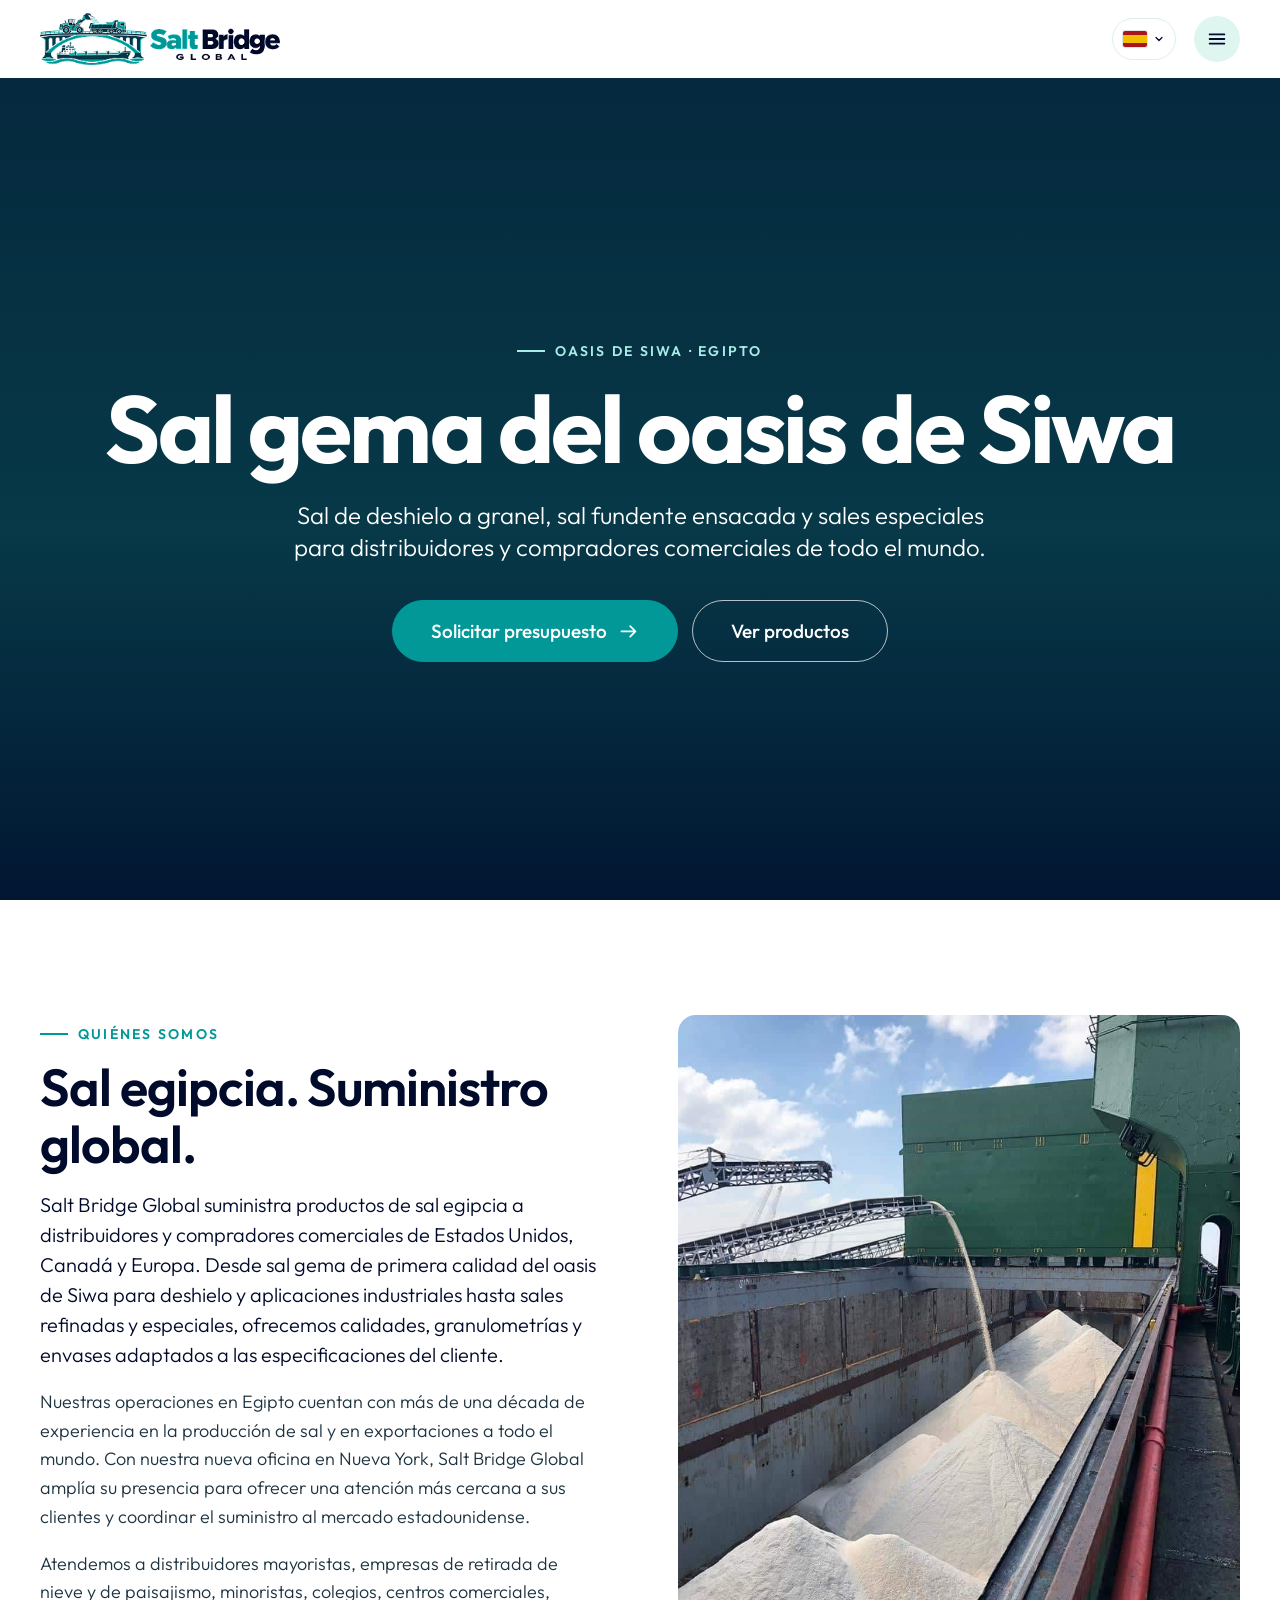
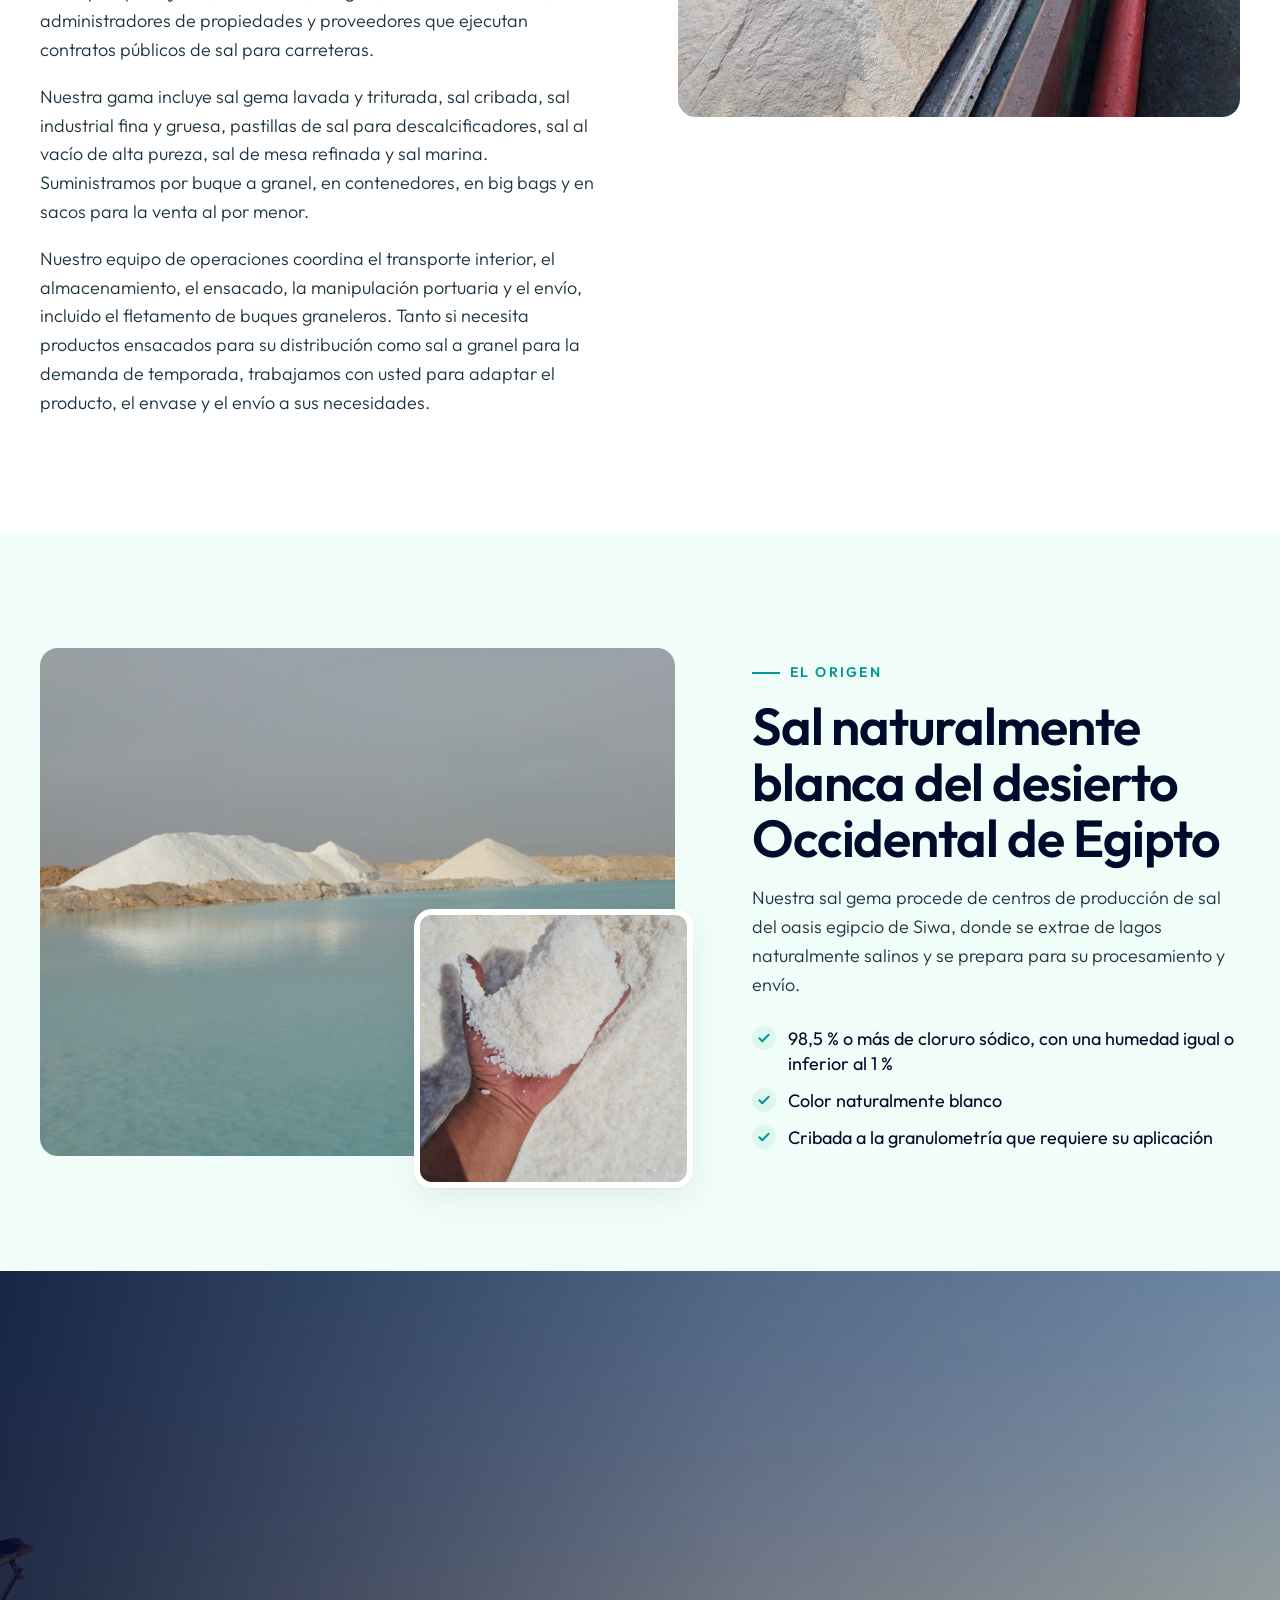
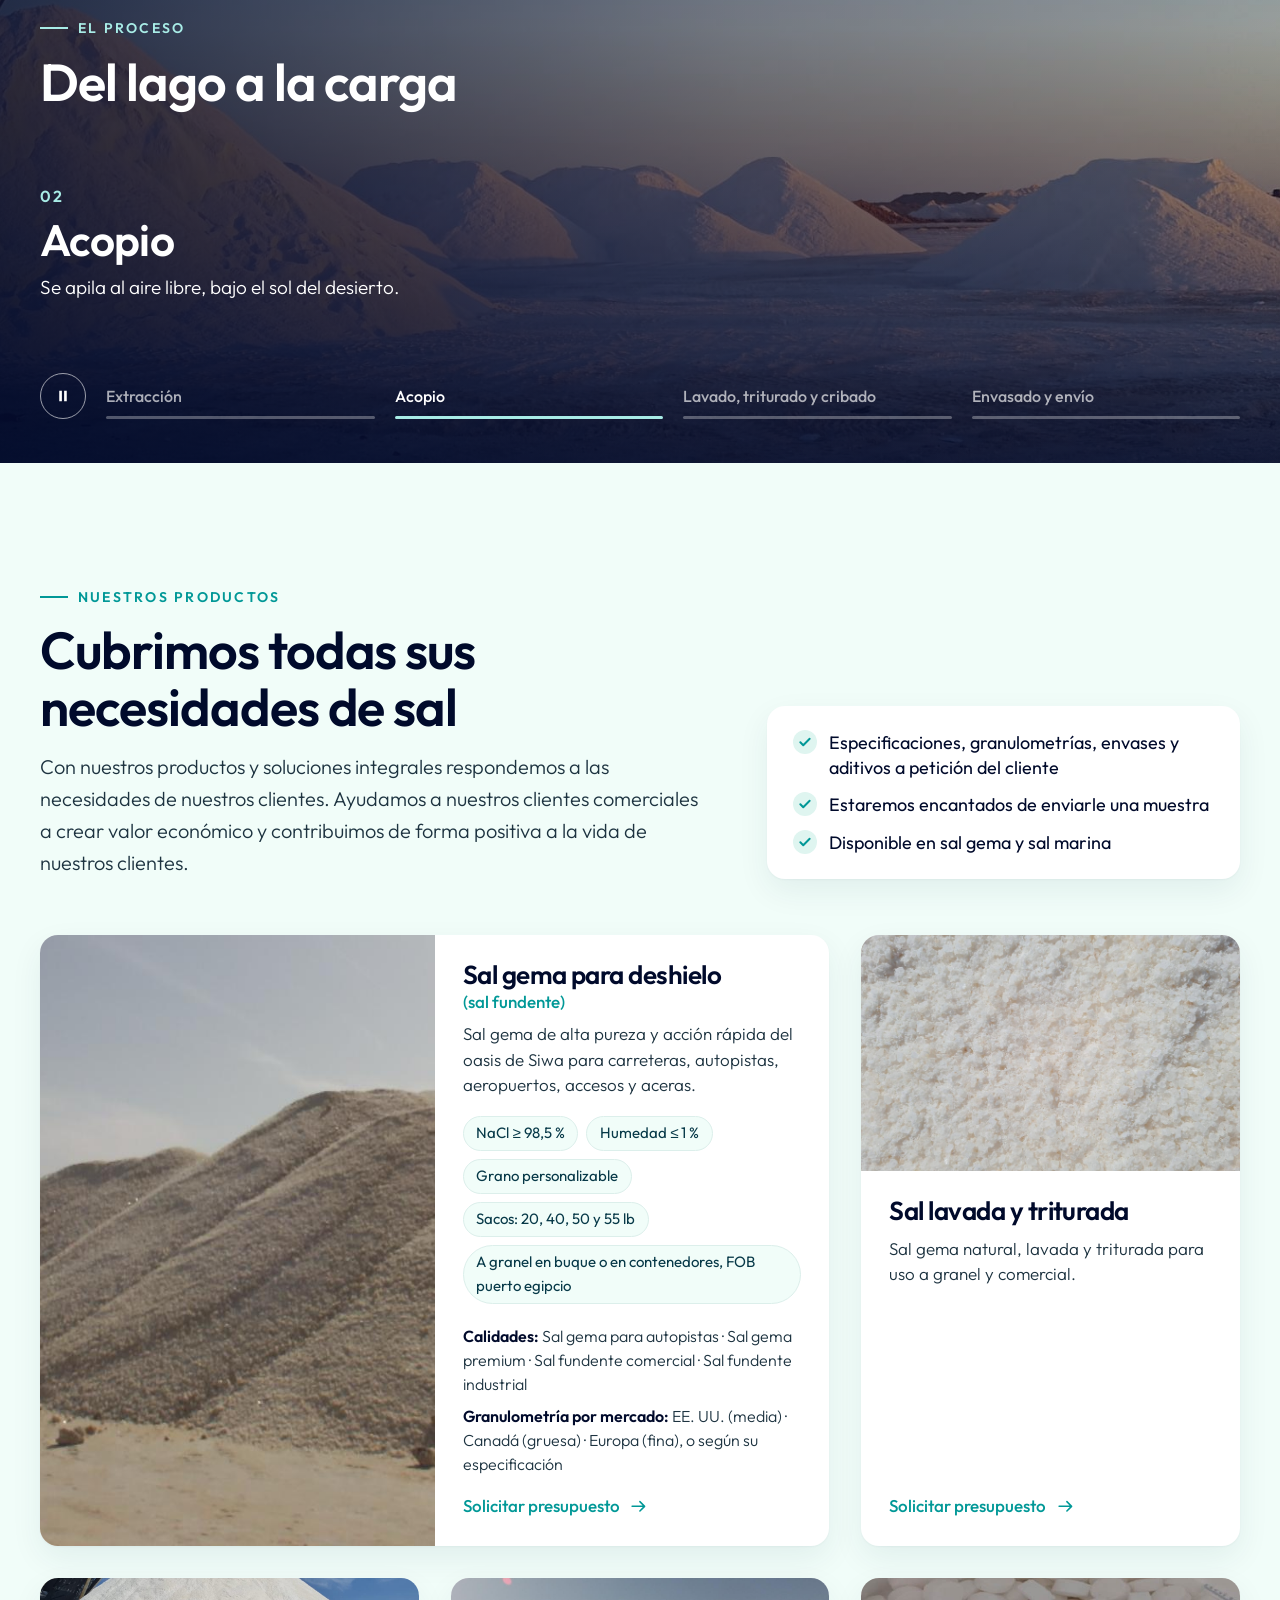
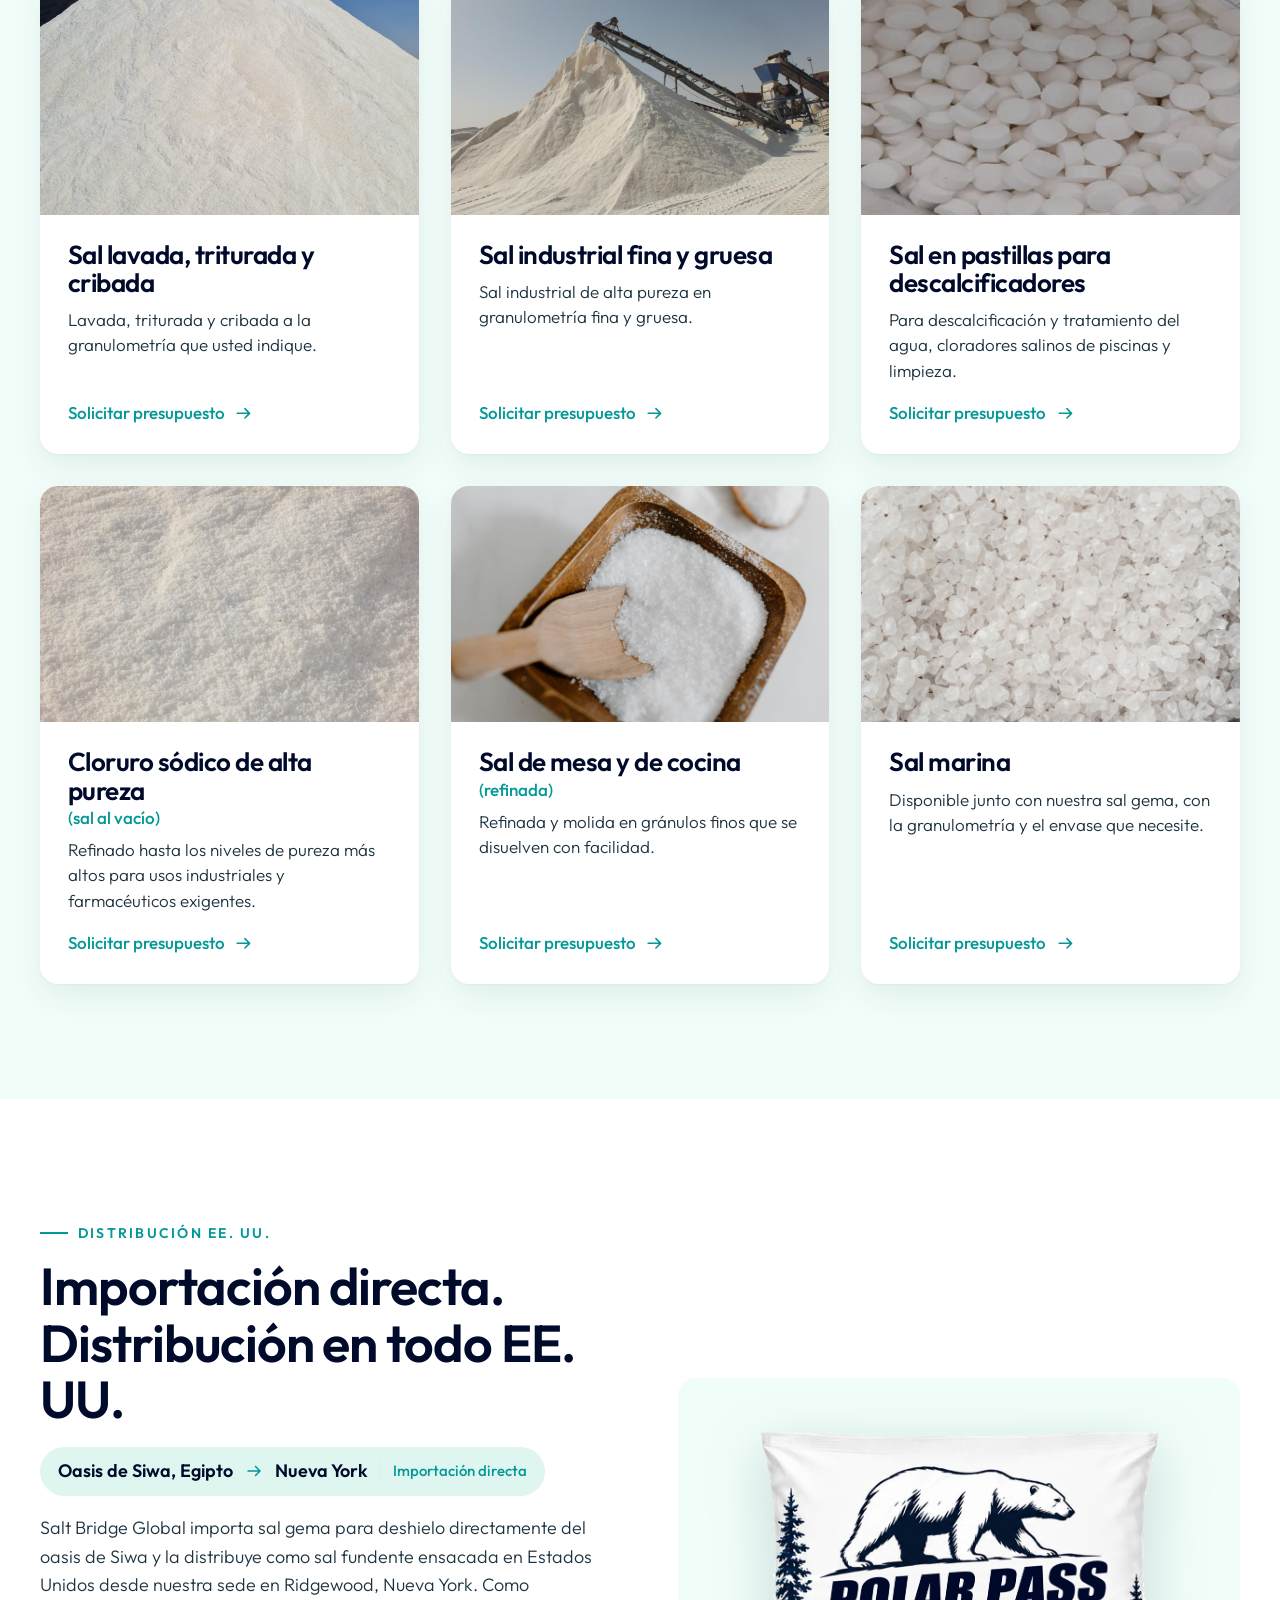
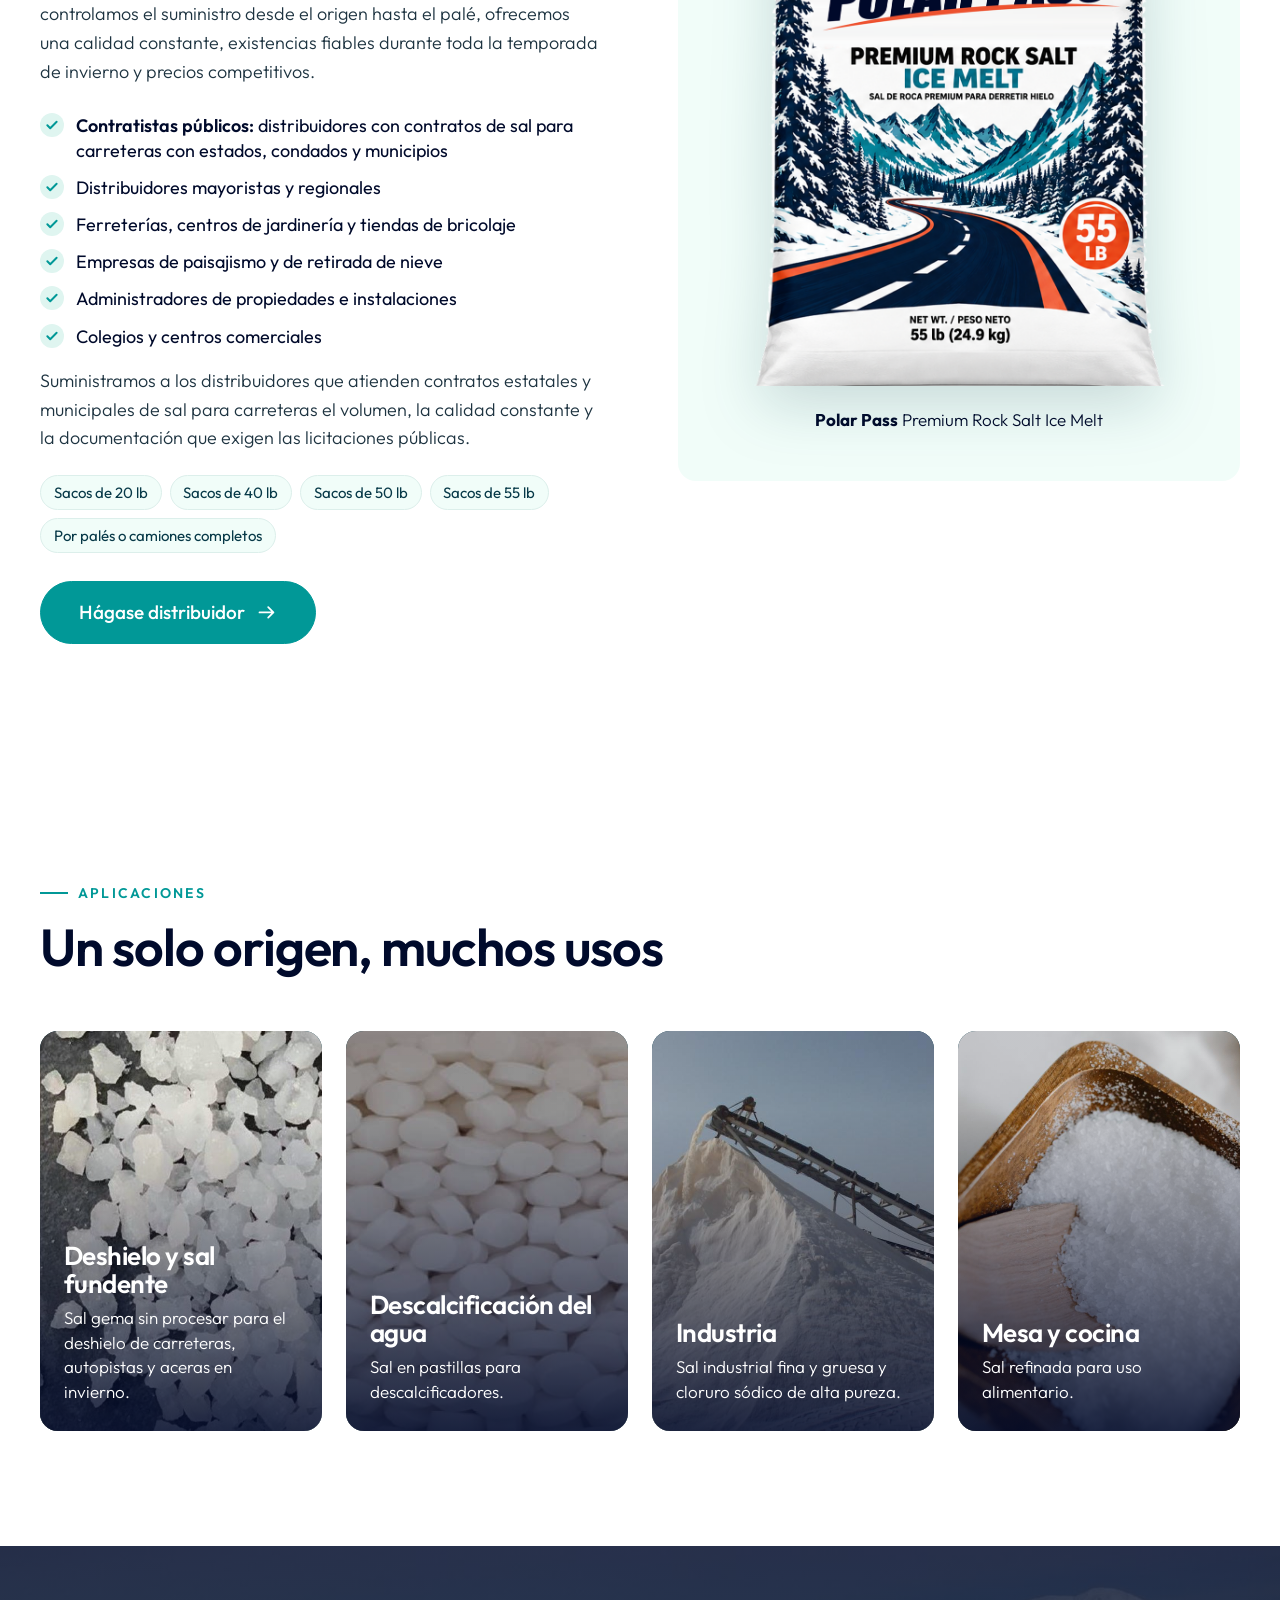
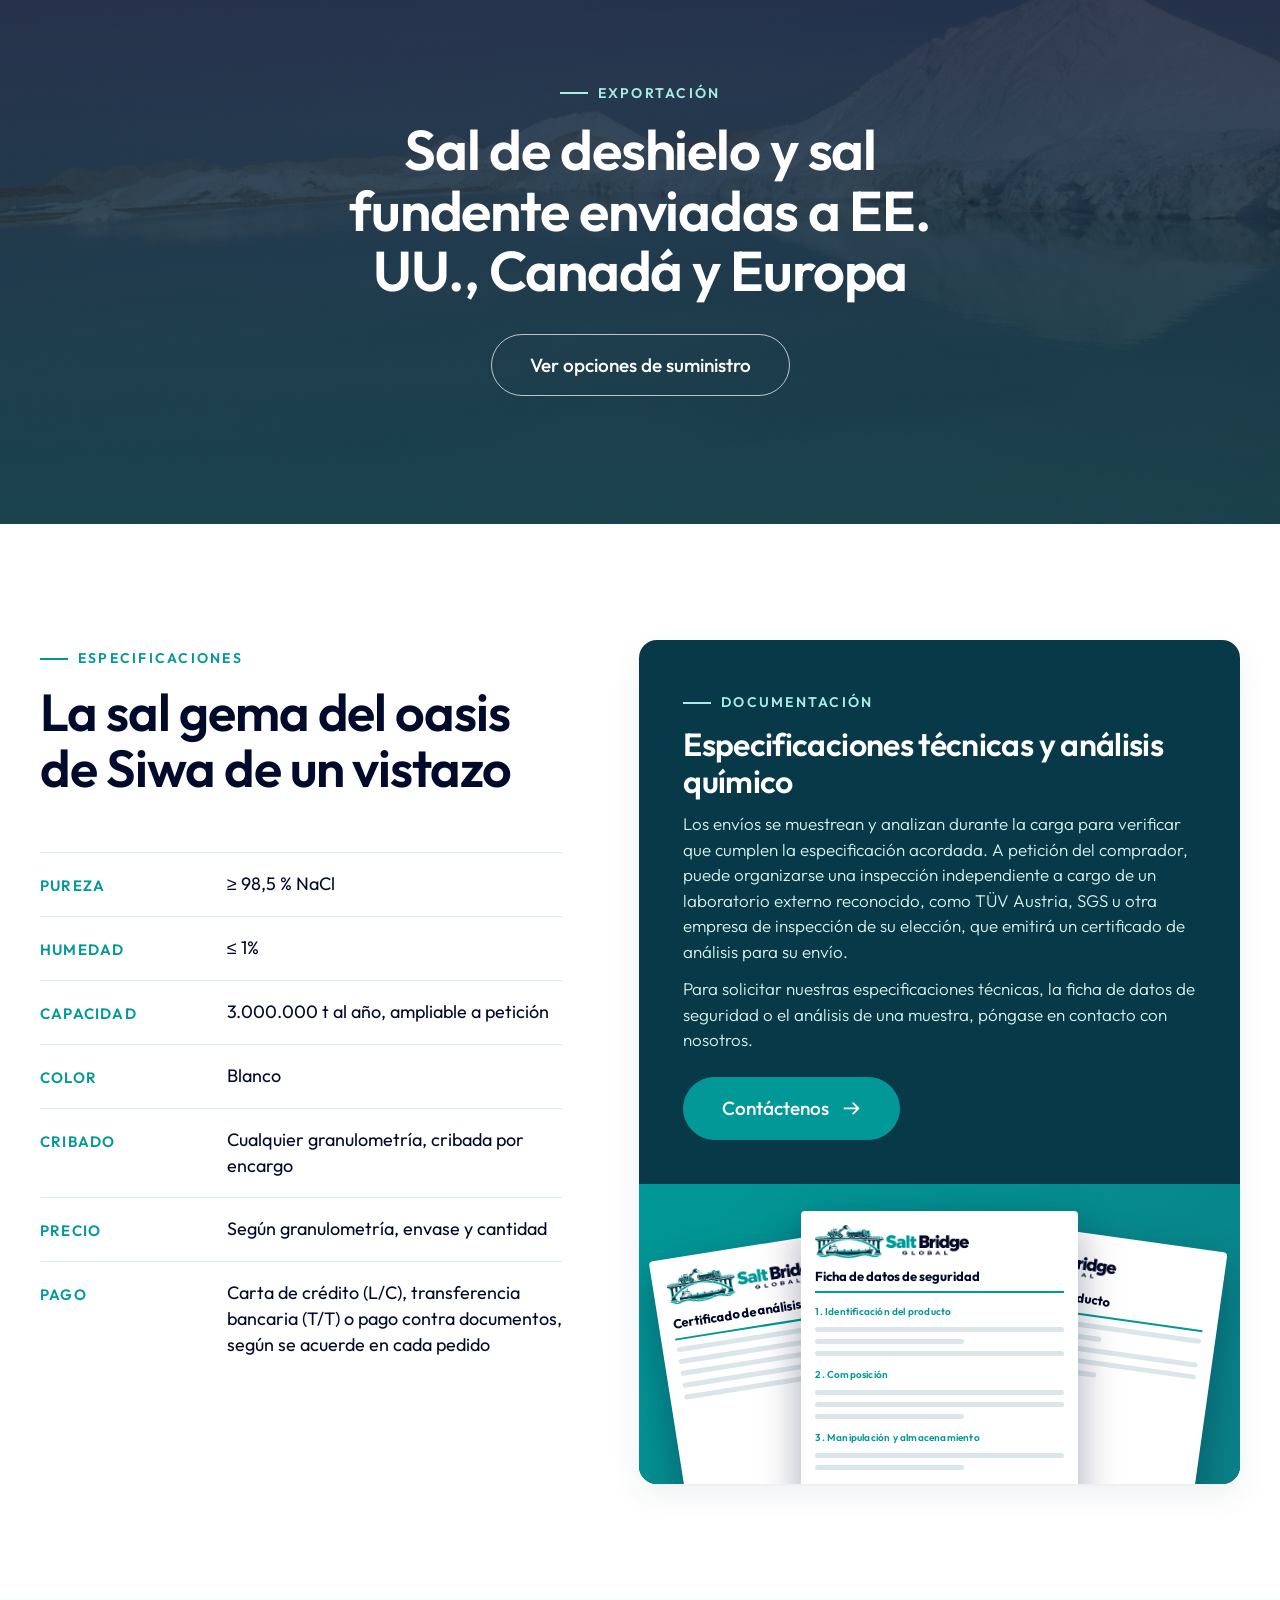
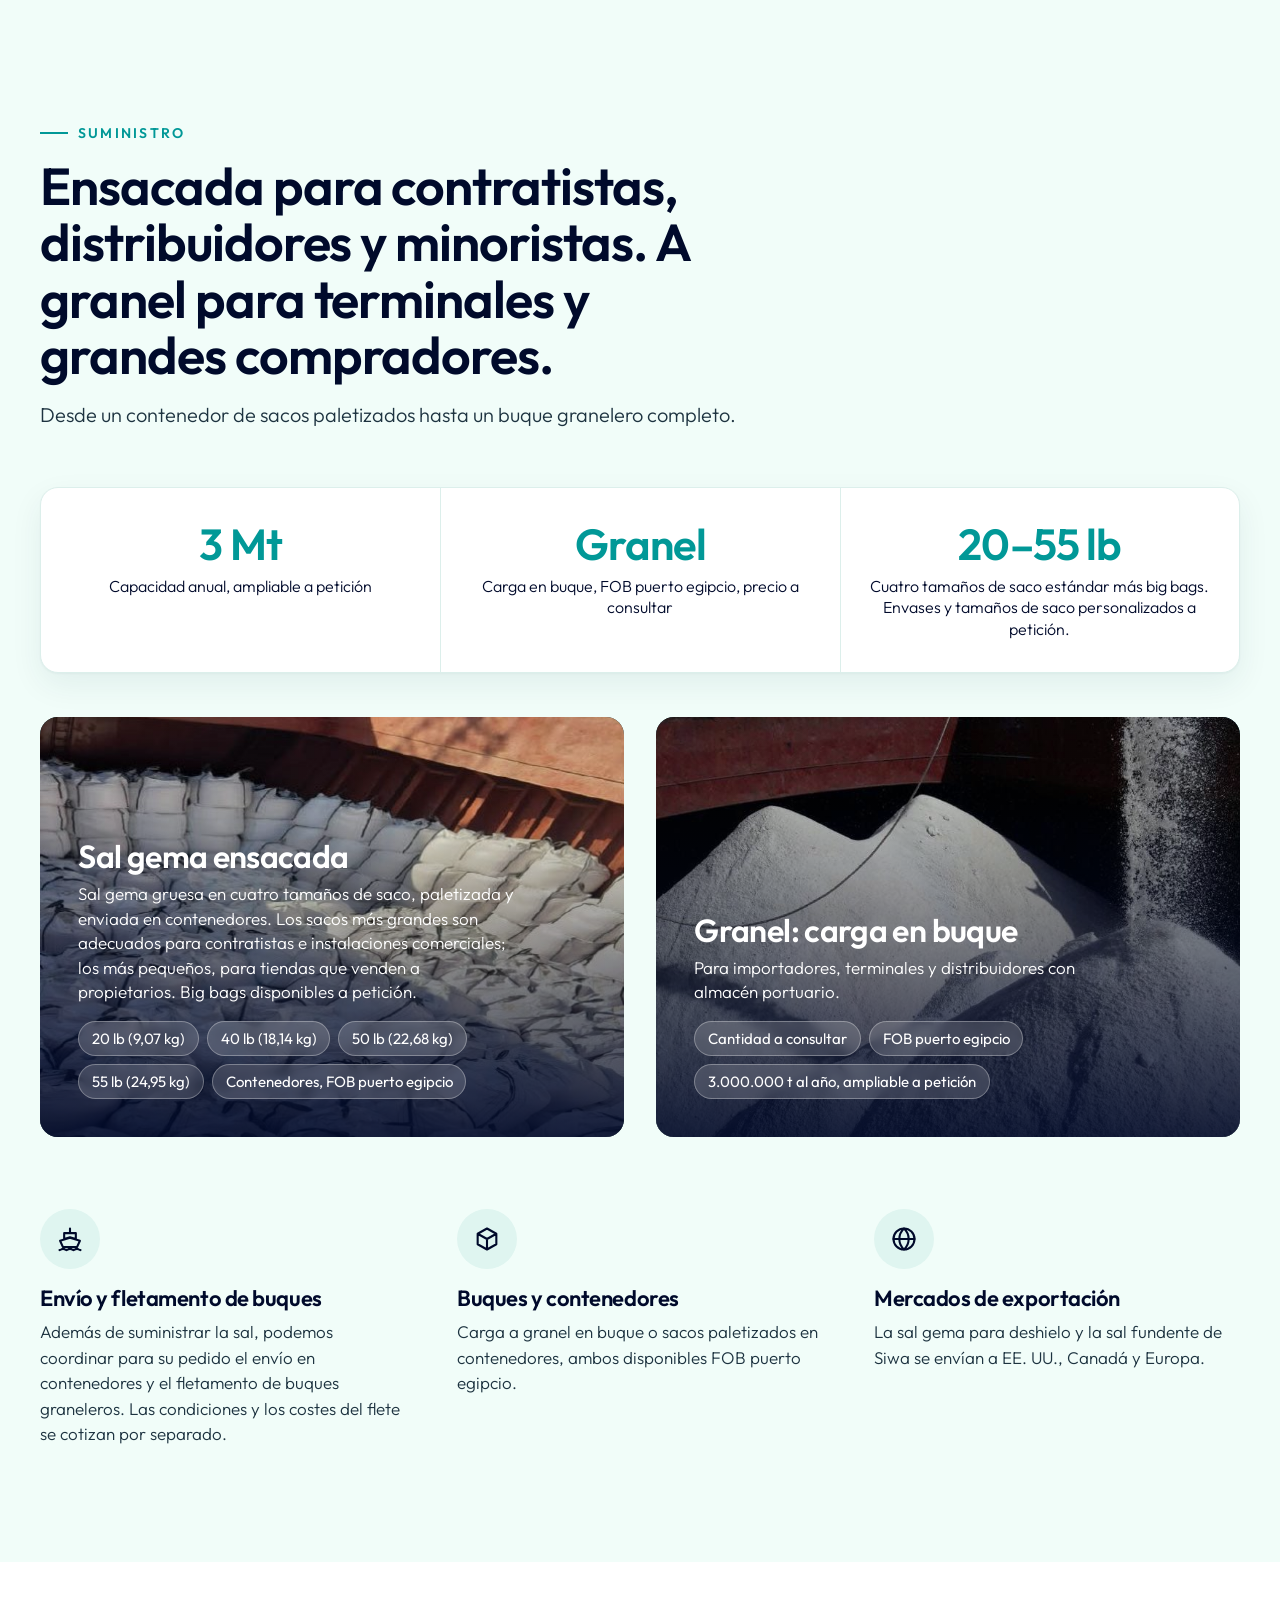
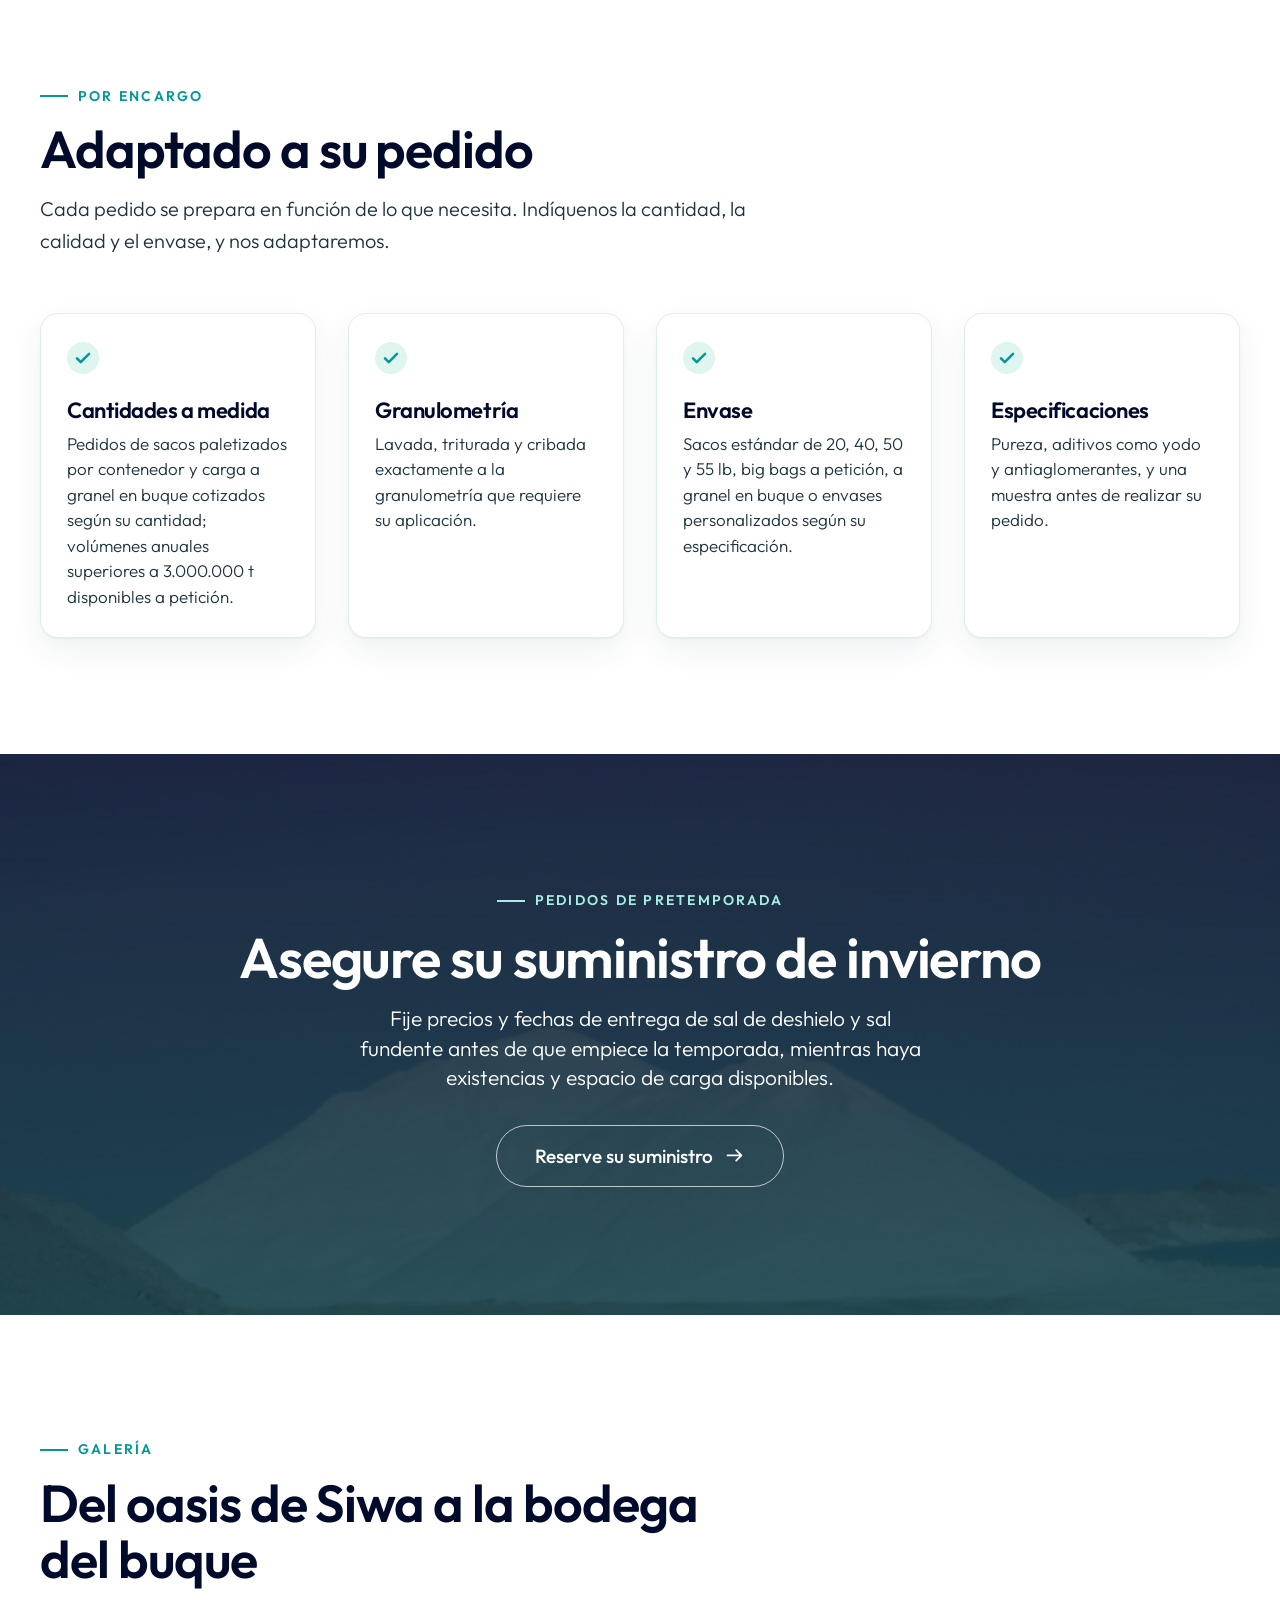
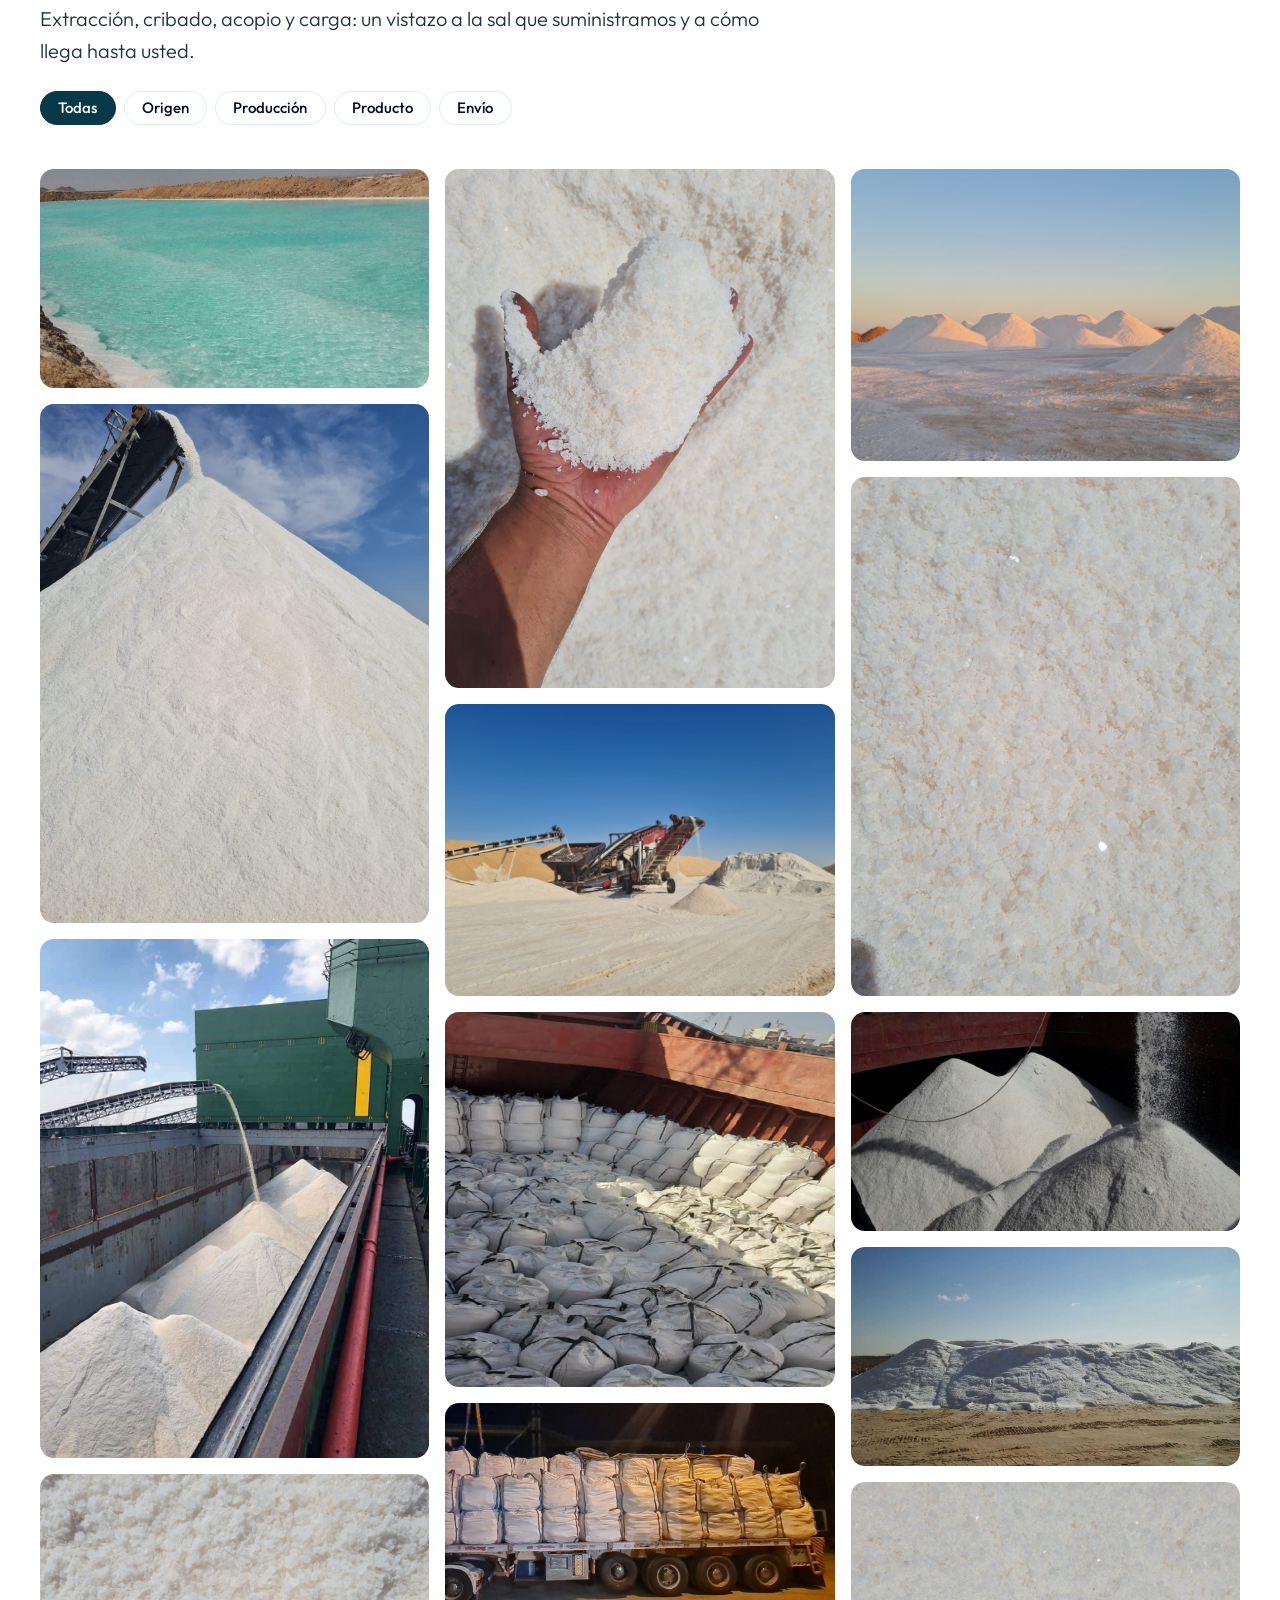
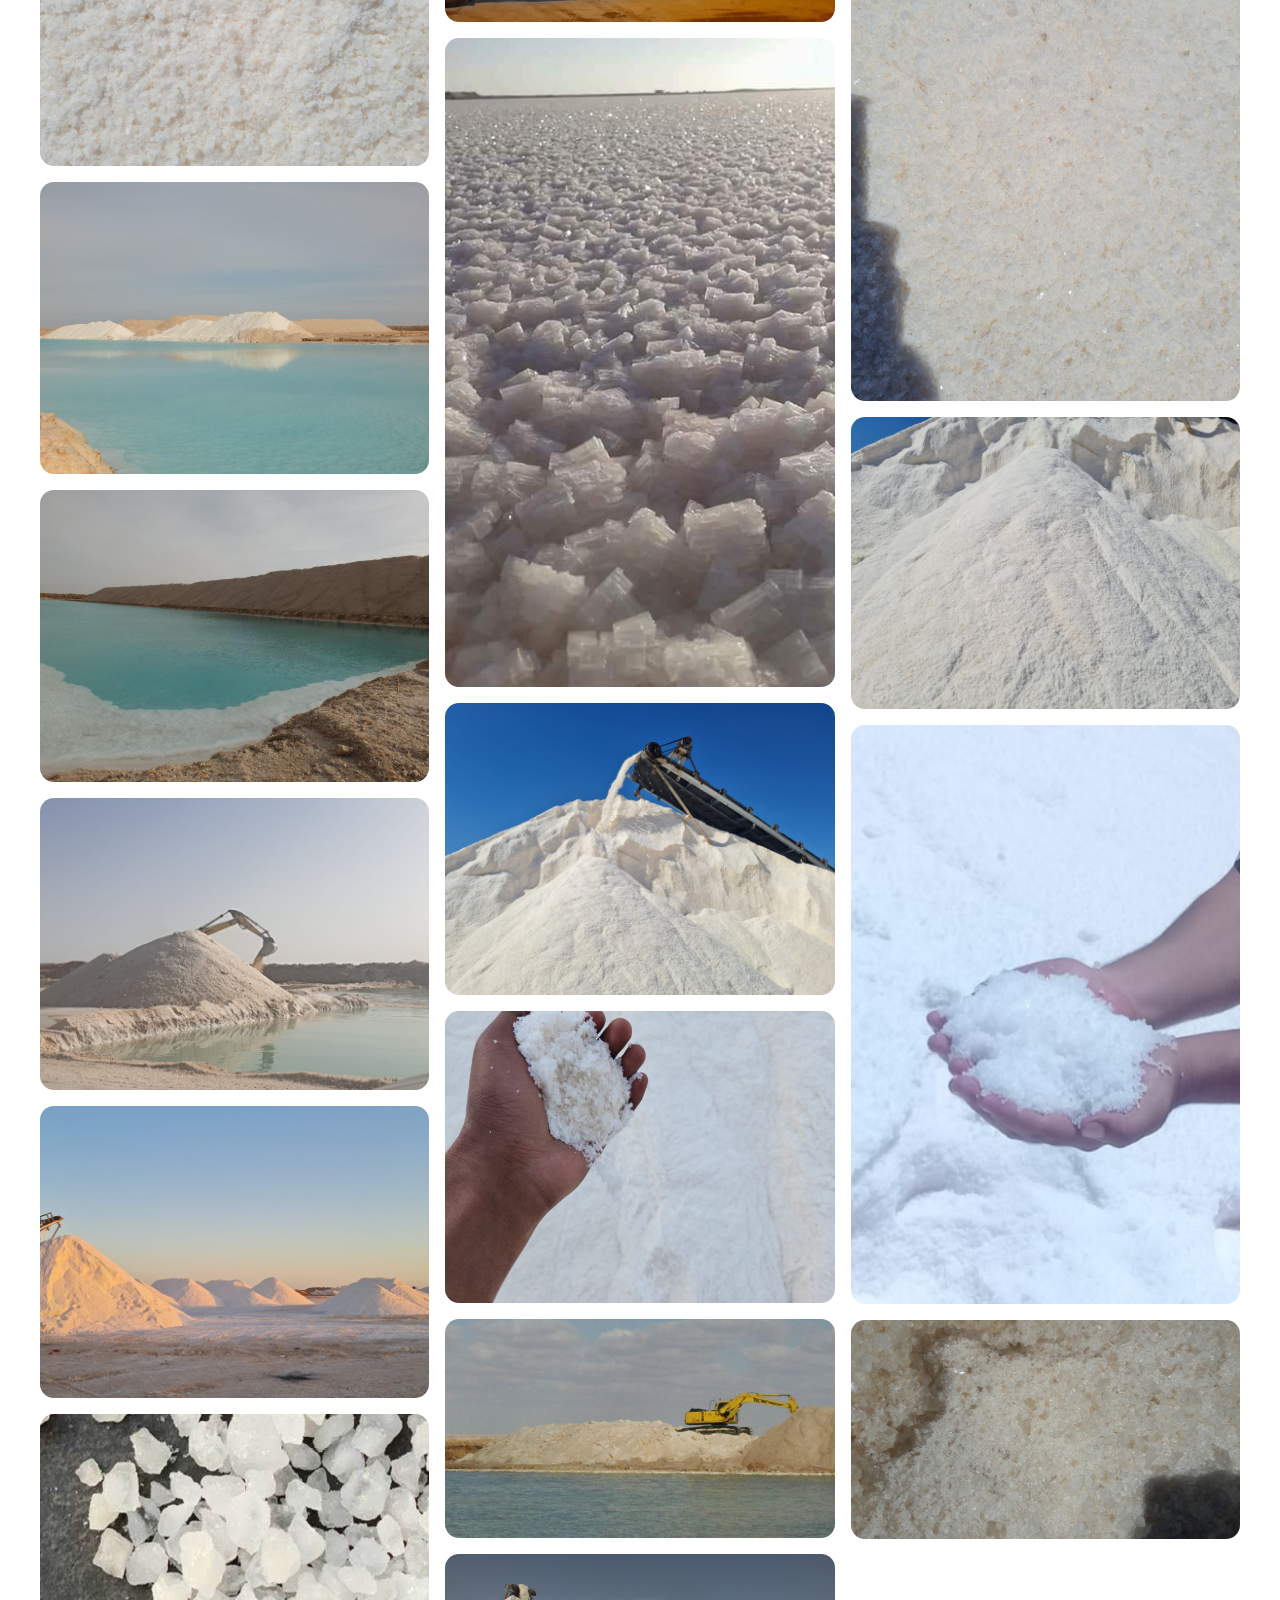
<file: es/index.html>
<!doctype html>
<html lang="es">
<head>
  <meta charset="utf-8">
  <meta name="viewport" content="width=device-width, initial-scale=1">
  <title>Salt Bridge Global — Sal gema para deshielo y sal fundente | Oasis de Siwa, Egipto</title>
  <meta name="description" content="Salt Bridge Global suministra sal gema para deshielo, sal fundente y sal ensacada del oasis de Siwa, en Egipto: sal lavada, triturada y cribada, sal industrial, pastillas de sal para descalcificadores, sal al vacío y sal de mesa refinada.">
  <link rel="canonical" href="https://saltbridgeglobal.com/es/">
  <link rel="alternate" hreflang="en" href="https://saltbridgeglobal.com/">
  <link rel="alternate" hreflang="nl" href="https://saltbridgeglobal.com/nl/">
  <link rel="alternate" hreflang="de" href="https://saltbridgeglobal.com/de/">
  <link rel="alternate" hreflang="sv" href="https://saltbridgeglobal.com/sv/">
  <link rel="alternate" hreflang="pl" href="https://saltbridgeglobal.com/pl/">
  <link rel="alternate" hreflang="it" href="https://saltbridgeglobal.com/it/">
  <link rel="alternate" hreflang="cs" href="https://saltbridgeglobal.com/cs/">
  <link rel="alternate" hreflang="es" href="https://saltbridgeglobal.com/es/">
  <link rel="alternate" hreflang="fr" href="https://saltbridgeglobal.com/fr/">
  <link rel="alternate" hreflang="x-default" href="https://saltbridgeglobal.com/">
  <link rel="icon" type="image/png" sizes="32x32" href="../assets/favicon-32.png">
  <link rel="icon" type="image/png" sizes="48x48" href="../assets/favicon-48.png">
  <link rel="icon" type="image/png" sizes="192x192" href="../assets/favicon-192.png">
  <link rel="apple-touch-icon" href="../assets/apple-touch-icon.png">
  <link rel="preconnect" href="https://fonts.googleapis.com">
  <link rel="preconnect" href="https://fonts.gstatic.com" crossorigin>
  <link href="https://fonts.googleapis.com/css2?family=Outfit:wght@300;400;500;600;700&display=swap" rel="stylesheet">
  <link rel="stylesheet" href="../brand-colors.css">
  <style>
    :root {
      /* Outfit is a visual match for the reference lettering, pending approval. */
      --font: "Outfit", var(--salt-font);
      --container: 1200px;
      --gutter: clamp(20px, 4vw, 40px);
      --radius: 18px;
      --header-h: 94px;
      --line: #dcefeb;
      --tint: #dff5f0;
      --body-ink: #1d3340;
      --shadow: 0 1px 2px rgba(7, 57, 72, .04), 0 12px 32px rgba(7, 57, 72, .07);
    }

    *, *::before, *::after { box-sizing: border-box; }
    html { scroll-behavior: smooth; scroll-padding-top: calc(var(--header-h) + 16px); }
    body {
      margin: 0;
      background: var(--salt-white);
      color: var(--body-ink);
      font-family: var(--font);
      font-weight: 300;
      font-size: 1.125rem;
      line-height: 1.6;
      -webkit-font-smoothing: antialiased;
    }
    img, video { display: block; max-width: 100%; }
    a { color: inherit; text-decoration: none; }
    h1, h2, h3 { margin: 0; color: var(--salt-heading); font-weight: 600; letter-spacing: -.02em; line-height: 1.08; }
    p, ul, dl, dd, figure { margin: 0; }
    ul { padding: 0; list-style: none; }
    :focus-visible { outline: 3px solid var(--salt-teal); outline-offset: 3px; border-radius: 6px; }

    .container { width: 100%; max-width: calc(var(--container) + 2 * var(--gutter)); margin-inline: auto; padding-inline: var(--gutter); }
    .section { padding-block: clamp(64px, 9vw, 120px); }
    .section--mint { background: var(--salt-page-bg); }
    .eyebrow { display: inline-flex; align-items: center; gap: 10px; color: var(--salt-teal); font-size: .875rem; font-weight: 600; letter-spacing: .16em; text-transform: uppercase; }
    .eyebrow::before { content: ""; width: 28px; height: 2px; background: currentColor; }
    .section-head { max-width: 720px; margin-bottom: clamp(36px, 5vw, 56px); }
    .section-head h2 { margin-top: 14px; font-size: clamp(2rem, 4.4vw, 3.25rem); }
    .section-head p { margin-top: 16px; font-size: 1.25rem; }

    /* Buttons */
    .btn {
      display: inline-flex; align-items: center; justify-content: center; gap: .6em;
      padding: .85em 1.75em;
      border: 1.5px solid var(--salt-teal); border-radius: 999px;
      background: var(--salt-teal); color: var(--salt-white);
      font: 500 1.0625rem/1.2 var(--font); white-space: nowrap; cursor: pointer;
      transition: background .2s, border-color .2s, color .2s, box-shadow .2s;
    }
    .btn svg { width: 1.1em; height: 1.1em; transition: transform .2s; }
    .btn:hover { background: #017f7e; border-color: #017f7e; box-shadow: 0 8px 20px rgba(1, 152, 151, .28); }
    .btn:hover svg { transform: translateX(3px); }
    .btn--sm { padding: .75em 1.5em; font-size: 1rem; }
    .btn--lg { padding: 1em 2em; font-size: 1.1875rem; }
    .btn--light { background: transparent; border-color: rgba(255, 255, 255, .7); }
    .btn--light:hover { background: var(--salt-white); border-color: var(--salt-white); color: var(--salt-heading); box-shadow: none; }
    .text-link { display: inline-flex; align-items: center; gap: .55em; padding: 0; border: 0; background: none; color: var(--salt-teal); font: 500 1.0625rem/1.2 var(--font); cursor: pointer; }
    .text-link svg { width: 1.1em; height: 1.1em; transition: transform .2s; }
    .text-link:hover { color: var(--salt-deep-blue); }
    .text-link:hover svg { transform: translateX(4px); }

    /* Header: white, so the supplied white-background logo sits cleanly */
    .site-header { position: sticky; top: 0; z-index: 50; height: var(--header-h); background: rgba(255, 255, 255, .94); backdrop-filter: blur(10px); border-bottom: 1px solid transparent; transition: border-color .2s, box-shadow .2s; }
    .site-header.is-stuck { border-color: var(--line); box-shadow: 0 6px 24px rgba(7, 57, 72, .06); }
    .site-header .container { display: flex; align-items: center; justify-content: space-between; gap: 24px; height: 100%; max-width: calc(1600px + 2 * var(--gutter)); }
    .logo { flex: none; display: inline-flex; align-items: center; }
    .logo img { height: 72px; width: auto; }
    .nav { display: flex; align-items: center; gap: clamp(12px, 1vw, 20px); }
    .nav ul { display: flex; gap: clamp(12px, 1vw, 20px); }
    .site-header .nav ul a:not(.btn) { font-size: .9375rem; }
    .nav a, .nav .btn { white-space: nowrap; }
    .nav a:not(.btn) { color: var(--salt-heading); font-size: 1rem; font-weight: 400; padding-block: 6px; border-bottom: 2px solid transparent; transition: color .2s, border-color .2s; }
    .nav a:not(.btn):hover, .nav a.is-current { color: var(--salt-teal); border-color: var(--salt-teal); }
    .nav-toggle { display: none; width: 46px; height: 46px; border: 0; border-radius: 50%; background: var(--tint); color: var(--salt-heading); cursor: pointer; }
    .nav-toggle svg { width: 22px; height: 22px; }
    .site-header .nav { margin-left: auto; }
    /* Language menu */
    .lang { position: relative; flex: none; }
    .lang__btn { display: inline-flex; align-items: center; gap: 6px; height: 42px; padding: 0 10px; border: 1px solid var(--line); border-radius: 999px; background: var(--salt-white); color: var(--salt-heading); font: inherit; font-size: .875rem; font-weight: 600; cursor: pointer; }
    .lang__btn:hover { border-color: var(--salt-teal); }
    .lang__btn > svg { width: 12px; height: 12px; transition: transform .2s; }
    .lang__btn > span { display: none; }
    .site-header .container { gap: 18px; }
    .lang__btn[aria-expanded="true"] > svg { transform: rotate(180deg); }
    .lang img { width: 24px; height: 16px; border-radius: 2px; box-shadow: 0 0 0 1px rgba(0, 0, 0, .1); }
    .lang__menu { position: absolute; right: 0; top: calc(100% + 8px); z-index: 60; min-width: 200px; margin: 0; padding: 6px; list-style: none; background: var(--salt-white); border-radius: 14px; box-shadow: 0 20px 50px rgba(7, 57, 72, .18); }
    .lang__menu[hidden] { display: none; }
    .lang__menu a { display: flex; align-items: center; gap: 12px; padding: 9px 12px; border-radius: 10px; color: var(--salt-heading); text-decoration: none; font-size: .9375rem; }
    .lang__menu a b { width: 24px; font-weight: 600; }
    .lang__menu a:hover, .lang__menu a[aria-current] { background: var(--tint); }
    /* Longer languages: shrink the header in two steps before falling back to the hamburger menu */
    .site-header.is-tight .container { gap: 14px; }
    .site-header.is-tight .logo img { height: 60px; }
    .site-header.is-tight .nav, .site-header.is-tight .nav ul { gap: 12px; }
    .site-header.is-tight .nav ul a:not(.btn) { font-size: .875rem; }
    .site-header.is-tight .nav .btn--sm { padding: .65em 1.1em; font-size: .9375rem; }
    .site-header.is-tighter .container { gap: 10px; }
    .site-header.is-tighter .logo img { height: 50px; }
    .site-header.is-tighter .nav, .site-header.is-tighter .nav ul { gap: 9px; }
    .site-header.is-tighter .nav ul a:not(.btn) { font-size: .8125rem; }
    .site-header.is-tighter .nav .btn--sm { padding: .6em .95em; font-size: .875rem; }
    /* Hamburger menu when the links still do not fit on one line */
    .site-header.is-compact .logo img { height: 52px; }
    .site-header.is-compact .nav-toggle { display: grid; place-items: center; }
    .site-header.is-compact .nav { display: none; position: absolute; top: calc(100% + 8px); left: var(--gutter); right: var(--gutter); flex-direction: column; align-items: stretch; gap: 16px; padding: 20px; background: var(--salt-white); border-radius: var(--radius); box-shadow: 0 20px 50px rgba(7, 57, 72, .18); }
    .site-header.is-compact .nav.is-open { display: flex; }
    .site-header.is-compact .nav ul { flex-direction: column; gap: 4px; }
    .site-header.is-compact .nav ul a:not(.btn) { display: block; padding: 10px 4px; font-size: 1.125rem; }
    .site-header.is-compact .lang { margin-left: auto; }
    .site-header.is-compact .nav-toggle { order: 3; }

    /* Hero: full-screen media with centred title */
    .hero { position: relative; display: grid; min-height: min(calc(100vh - var(--header-h)), 1000px); min-height: min(calc(100svh - var(--header-h)), 1000px); overflow: hidden; background: var(--salt-deep-blue); color: var(--salt-white); }
    .hero__media, .hero__media > * { position: absolute; inset: 0; width: 100%; height: 100%; object-fit: cover; }
    /* Negative first delay so the first photo is already visible on load */
    .hero__media img { opacity: 0; animation: hero-slide 28s -1.5s infinite; }
    .hero__media img:nth-child(2) { animation-delay: 5.5s; }
    .hero__media img:nth-child(3) { animation-delay: 12.5s; }
    .hero__media img:nth-child(4) { animation-delay: 19.5s; }
    @keyframes hero-slide {
      0% { opacity: 0; transform: scale(1.02); }
      5%, 25% { opacity: 1; }
      32%, 100% { opacity: 0; transform: scale(1.1); }
    }
    .hero::after { content: ""; position: absolute; inset: 0; background: linear-gradient(180deg, rgba(0, 10, 43, .34) 0%, rgba(7, 57, 72, .38) 55%, rgba(0, 10, 43, .74) 100%); }
    .hero__inner { position: relative; z-index: 1; display: flex; flex-direction: column; align-items: center; justify-content: center; text-align: center; padding-block: 72px 48px; }
    .hero .eyebrow { color: #a8ece6; }
    .hero h1 { margin-top: 20px; max-width: 13em; color: var(--salt-white); font-size: clamp(2.75rem, 7.4vw, 6rem); font-weight: 700; letter-spacing: -.03em; line-height: .98; text-wrap: balance; }
    .hero__lede { margin-top: 24px; max-width: 30em; font-size: clamp(1.1875rem, 2vw, 1.5rem); line-height: 1.35; text-wrap: balance; }
    .hero__actions { display: flex; flex-wrap: wrap; justify-content: center; gap: 14px; margin-top: 36px; }
    .stats { display: grid; grid-template-columns: repeat(3, 1fr); margin-bottom: clamp(28px, 4vw, 44px); background: var(--salt-white); border: 1px solid var(--line); border-radius: var(--radius); box-shadow: var(--shadow); text-align: center; }
    .stats > div { padding: clamp(22px, 3vw, 32px) 20px; }
    .stats > div + div { border-left: 1px solid var(--line); }
    .stats dt { color: var(--salt-teal); font-size: clamp(1.75rem, 3.4vw, 2.75rem); font-weight: 600; letter-spacing: -.02em; line-height: 1.1; }
    .stats dd { margin-top: 8px; color: var(--salt-heading); font-size: 1rem; line-height: 1.35; }

    /* Source */
    .split { display: grid; grid-template-columns: 1fr 1fr; align-items: center; gap: clamp(32px, 6vw, 88px); }
    .split__media { position: relative; }
    #source .split { grid-template-columns: 1.3fr 1fr; }
    #source .split__media > img:first-child { aspect-ratio: 5 / 4; }
    .split__media img { width: 100%; aspect-ratio: 4 / 3; object-fit: cover; border-radius: var(--radius); }
    .split__media img + img { position: absolute; right: -18px; bottom: -32px; width: 44%; aspect-ratio: 1; border: 6px solid var(--salt-white); box-shadow: var(--shadow); }
    .split h2 { margin-top: 14px; font-size: clamp(2rem, 4.4vw, 3.25rem); }
    .split p { margin-top: 18px; }
    .split .tags { margin: 22px 0 0; }
    .about { align-items: start; }
    .about .about__lead { font-size: 1.25rem; line-height: 1.5; color: var(--salt-heading); }
    .about .split__media img { aspect-ratio: 4 / 5; }
    .split .route { display: inline-flex; flex-wrap: wrap; align-items: center; gap: 10px 12px; margin-top: 20px; padding: 10px 18px; border-radius: 999px; background: var(--tint); color: var(--salt-heading); font-weight: 600; }
    .route svg { width: 18px; height: 18px; color: var(--salt-teal); }
    .route em { padding-left: 12px; border-left: 1px solid var(--line); color: var(--salt-teal); font-style: normal; font-weight: 500; font-size: .9375rem; }
    .split__media--product { margin: 0; padding: clamp(24px, 4vw, 48px); background: var(--salt-page-bg); border-radius: var(--radius); text-align: center; }
    .split__media--product img { width: auto; max-width: 100%; max-height: 560px; aspect-ratio: auto; margin-inline: auto; object-fit: contain; border-radius: 0; filter: drop-shadow(0 18px 30px rgba(7, 57, 72, .18)); }
    .split__media--product figcaption { margin-top: 20px; color: var(--salt-heading); font-size: 1.0625rem; }
    .split .btn { margin-top: 28px; }
    .checks strong { font-weight: 600; }
    .checks { display: grid; gap: 12px; margin-top: 26px; }
    .checks li { display: flex; gap: 12px; align-items: flex-start; color: var(--salt-heading); font-weight: 400; line-height: 1.4; }
    .checks svg { flex: none; width: 24px; height: 24px; padding: 5px; border-radius: 50%; background: var(--tint); color: var(--salt-teal); }

    /* Process reel: photo sequence that plays like a film, one step at a time */
    .reel { position: relative; display: grid; align-items: end; min-height: clamp(580px, 88vh, 860px); overflow: hidden; background: var(--salt-deep-blue); color: var(--salt-white); }
    .reel__slides img { position: absolute; inset: 0; width: 100%; height: 100%; object-fit: cover; opacity: 0; transition: opacity 1.2s ease, transform 9s linear; }
    .reel__slides img.is-active { opacity: 1; transform: scale(1.08); }
    .reel::after { content: ""; position: absolute; inset: 0; background: linear-gradient(90deg, rgba(0, 10, 43, .8) 0%, rgba(0, 10, 43, .34) 58%, rgba(0, 10, 43, .12) 100%), linear-gradient(180deg, rgba(0, 10, 43, .1) 45%, rgba(0, 10, 43, .82) 100%); }
    .reel__inner { position: relative; z-index: 1; padding-block: clamp(56px, 8vw, 96px) clamp(28px, 4vw, 44px); }
    .reel .eyebrow { color: #a8ece6; }
    .reel h2 { margin-top: 14px; color: var(--salt-white); font-size: clamp(2rem, 4.4vw, 3.25rem); }
    .reel__panels { display: grid; max-width: 30em; margin-top: clamp(32px, 6vw, 72px); }
    .reel__panel + .reel__panel { margin-top: 28px; }
    .js .reel__panel { grid-area: 1 / 1; margin: 0; opacity: 0; visibility: hidden; transform: translateY(14px); transition: opacity .6s ease, transform .6s ease, visibility .6s; }
    .js .reel__panel.is-active { opacity: 1; visibility: visible; transform: none; }
    .reel__panel span { color: #a8ece6; font-size: 1rem; font-weight: 600; letter-spacing: .14em; }
    .reel__panel h3 { margin-top: 6px; color: var(--salt-white); font-size: clamp(1.75rem, 3.6vw, 2.75rem); }
    .reel__panel p { margin-top: 10px; font-size: 1.1875rem; line-height: 1.45; }
    .reel__nav { display: none; align-items: flex-end; gap: clamp(10px, 1.6vw, 20px); margin-top: clamp(28px, 4vw, 44px); }
    .js .reel__nav { display: flex; }
    .reel__toggle { flex: none; display: grid; place-items: center; width: 46px; height: 46px; border: 1.5px solid rgba(255, 255, 255, .6); border-radius: 50%; background: transparent; color: var(--salt-white); cursor: pointer; transition: background .2s, color .2s; }
    .reel__toggle:hover { background: var(--salt-white); color: var(--salt-heading); }
    .reel__toggle svg { width: 18px; height: 18px; }
    .reel__toggle svg + svg, .reel.is-paused .reel__toggle svg:first-child { display: none; }
    .reel.is-paused .reel__toggle svg + svg { display: block; }
    .reel__step { flex: 1; display: grid; gap: 10px; padding: 0; border: 0; background: none; color: rgba(255, 255, 255, .66); font: 500 1rem/1.2 var(--font); text-align: left; cursor: pointer; transition: color .2s; }
    .reel__step:hover, .reel__step.is-active { color: var(--salt-white); }
    .reel__step i { display: block; height: 3px; border-radius: 3px; background: rgba(255, 255, 255, .3); overflow: hidden; }
    .reel__step i::after { content: ""; display: block; width: 0; height: 100%; background: #a8ece6; }
    .reel__step.is-active i::after { animation: reel-progress 6s linear forwards; }
    .reel.is-paused .reel__step i::after, .reel.is-offscreen .reel__step i::after { animation-play-state: paused; }
    @keyframes reel-progress { to { width: 100%; } }

    /* Products */
    .cards { display: grid; grid-template-columns: repeat(3, 1fr); gap: clamp(20px, 2.6vw, 32px); }
    .card { display: flex; flex-direction: column; background: var(--salt-white); border-radius: var(--radius); overflow: hidden; box-shadow: var(--shadow); transition: transform .25s, box-shadow .25s; }
    .card:hover { transform: translateY(-4px); box-shadow: 0 2px 4px rgba(7, 57, 72, .05), 0 22px 48px rgba(7, 57, 72, .13); }
    .card > img { width: 100%; aspect-ratio: 16 / 10; object-fit: cover; }
    .card__body { display: flex; flex-direction: column; flex: 1; padding: 26px 28px 30px; }
    .card h3 { font-size: 1.625rem; }
    .card p { margin-top: 10px; font-size: 1.0625rem; line-height: 1.5; }
    .tags { display: flex; flex-wrap: wrap; gap: 8px; margin: 18px 0 24px; }
    .tags li { padding: .3em .85em; border-radius: 999px; background: var(--salt-page-bg); border: 1px solid var(--line); color: var(--salt-deep-blue); font-size: .9375rem; font-weight: 400; }
    .card .text-link { margin-top: auto; align-self: flex-start; }

    .products-intro { display: grid; grid-template-columns: 1.4fr 1fr; gap: clamp(24px, 5vw, 72px); align-items: end; margin-bottom: clamp(36px, 5vw, 56px); }
    .products-intro .section-head { margin-bottom: 0; }
    .products-intro .checks { margin-top: 0; padding: 24px 26px; background: var(--salt-white); border-radius: var(--radius); box-shadow: var(--shadow); }
    .card h3 span { display: block; margin-top: 4px; color: var(--salt-teal); font-size: 1.0625rem; font-weight: 500; letter-spacing: 0; }
    .card h3 + .text-link { padding-top: 20px; }
    .card .tags { margin-bottom: 20px; }
    .card .card__meta { margin-top: 0; font-size: 1rem; }
    .card .card__meta + .card__meta { margin-top: 8px; }
    .card__meta strong { color: var(--salt-heading); font-weight: 600; }
    .card p + .text-link { padding-top: 20px; }
    .card--wide { grid-column: span 2; flex-direction: row; }
    .card--wide > img { width: 50%; aspect-ratio: auto; }
    .custom { display: grid; grid-template-columns: repeat(4, 1fr); gap: clamp(20px, 2.6vw, 32px); }
    .custom > div { padding: 28px 26px; background: var(--salt-white); border: 1px solid var(--line); border-radius: var(--radius); box-shadow: var(--shadow); }
    .custom svg { width: 32px; height: 32px; padding: 7px; border-radius: 50%; background: var(--tint); color: var(--salt-teal); }
    .custom h3 { margin-top: 16px; font-size: 1.375rem; }
    .custom p { margin-top: 8px; font-size: 1.0625rem; line-height: 1.5; }

    /* Applications */
    .tiles { display: grid; grid-template-columns: repeat(4, 1fr); gap: clamp(16px, 2vw, 24px); }
    .tiles .panel { min-height: 400px; padding: 26px 24px; }
    .tiles .panel h3 { font-size: 1.625rem; }

    /* Specifications */
    .specs { display: grid; grid-template-columns: 1fr 1.15fr; gap: clamp(32px, 6vw, 80px); align-items: start; }
    .spec-facts { display: grid; gap: 0; margin-top: 8px; }
    .spec-facts > div { display: grid; grid-template-columns: 9.5em 1fr; gap: 16px; padding-block: 18px; border-top: 1px solid var(--line); }
    .spec-facts dt { color: var(--salt-teal); font-size: .9375rem; font-weight: 600; letter-spacing: .08em; text-transform: uppercase; padding-top: .2em; }
    .spec-facts dd { color: var(--salt-heading); font-weight: 400; line-height: 1.45; }
    .docs { display: grid; grid-template-rows: auto 1fr; overflow: hidden; border-radius: var(--radius); background: var(--salt-deep-blue); box-shadow: var(--shadow); }
    .docs__text { padding: clamp(28px, 4vw, 44px); color: #d6f3ef; }
    .docs__text .eyebrow { color: #a8ece6; }
    .docs__text h3 { margin-top: 12px; color: var(--salt-white); font-size: clamp(1.5rem, 2.6vw, 2rem); line-height: 1.15; }
    .docs__text p { margin-top: 12px; font-size: 1.0625rem; line-height: 1.5; }
    .docs__text .btn { margin-top: 24px; }
    .docs__art { position: relative; min-height: 300px; background: linear-gradient(135deg, var(--salt-teal), #0b7f86); overflow: hidden; }
    .doc { position: absolute; display: grid; align-content: start; gap: 7px; width: 46%; aspect-ratio: 8.5 / 11; padding: 14px 14px 0; background: var(--salt-white); border-radius: 4px; box-shadow: 0 18px 40px rgba(0, 10, 43, .35); }
    .doc img { width: 62%; height: auto; margin-bottom: 4px; }
    .doc strong { color: var(--salt-heading); font-size: .8125rem; line-height: 1.2; padding-bottom: 6px; border-bottom: 2px solid var(--salt-teal); }
    .doc i { display: block; height: 5px; border-radius: 3px; background: #dbe6ea; }
    .doc i.short { width: 60%; }
    .doc__label { margin-top: 4px; color: var(--salt-teal); font-size: .625rem; font-weight: 600; letter-spacing: .02em; }
    .doc--left { left: 6%; top: 18%; transform: rotate(-9deg); }
    .doc--right { right: 6%; top: 16%; transform: rotate(8deg); }
    .doc--front { left: 27%; top: 9%; z-index: 1; }
    .table-card { background: var(--salt-white); border-radius: var(--radius); box-shadow: var(--shadow); overflow: hidden; }
    .table-card h3 { padding: 24px 28px 18px; font-size: 1.375rem; }
    table { width: 100%; border-collapse: collapse; font-size: 1.0625rem; }
    th, td { padding: 11px 28px; text-align: left; border-top: 1px solid var(--line); }
    thead th { background: var(--salt-page-bg); color: var(--salt-deep-blue); font-size: .875rem; font-weight: 600; letter-spacing: .1em; text-transform: uppercase; }
    tbody th { font-weight: 300; }
    tbody th span { color: #5c7480; font-size: .9375rem; }
    td { text-align: right; color: var(--salt-heading); font-weight: 500; font-variant-numeric: tabular-nums; }
    thead th:last-child { text-align: right; }
    .table-card p { padding: 16px 28px 22px; border-top: 1px solid var(--line); color: #5c7480; font-size: .9375rem; line-height: 1.45; }

    /* Supply */
    .supply-grid { display: grid; grid-template-columns: repeat(2, 1fr); gap: clamp(20px, 2.6vw, 32px); }
    .panel { position: relative; display: flex; flex-direction: column; justify-content: flex-end; min-height: 420px; padding: clamp(24px, 3vw, 40px); border-radius: var(--radius); overflow: hidden; color: var(--salt-white); background: var(--salt-deep-blue); }
    .panel img { position: absolute; inset: 0; width: 100%; height: 100%; object-fit: cover; transition: transform .6s; }
    .panel:hover img { transform: scale(1.04); }
    .panel::after { content: ""; position: absolute; inset: 0; background: linear-gradient(180deg, rgba(0, 10, 43, .05) 20%, rgba(0, 10, 43, .86) 100%); }
    .panel > :not(img) { position: relative; z-index: 1; }
    .panel h3 { color: var(--salt-white); font-size: clamp(1.625rem, 2.6vw, 2rem); }
    .panel p { margin-top: 8px; max-width: 26em; font-size: 1.0625rem; line-height: 1.45; }
    .panel .tags { margin: 16px 0 0; }
    .panel .tags li { background: rgba(255, 255, 255, .16); border-color: rgba(255, 255, 255, .3); color: var(--salt-white); backdrop-filter: blur(4px); }
    .features { display: grid; grid-template-columns: repeat(3, 1fr); gap: clamp(24px, 4vw, 56px); margin-top: clamp(40px, 6vw, 72px); }
    .feature__icon { display: grid; place-items: center; width: 60px; height: 60px; margin-bottom: 18px; border-radius: 50%; background: var(--tint); color: var(--salt-heading); }
    .feature__icon svg { width: 28px; height: 28px; }
    .feature h3 { font-size: 1.375rem; }
    .feature p { margin-top: 8px; font-size: 1.0625rem; line-height: 1.5; }

    /* Gallery */
    .gallery-head { display: flex; flex-wrap: wrap; align-items: flex-end; justify-content: space-between; gap: 24px; margin-bottom: clamp(28px, 4vw, 44px); }
    .gallery-head .section-head { margin-bottom: 0; }
    .gallery-filters { display: flex; flex-wrap: wrap; gap: 8px; }
    .gallery-filters button { padding: .55em 1.15em; border: 1px solid var(--line); border-radius: 999px; background: var(--salt-white); color: var(--salt-heading); font: 500 .9375rem/1 var(--font); cursor: pointer; transition: background .2s, color .2s, border-color .2s; }
    .gallery-filters button:hover { border-color: var(--salt-teal); color: var(--salt-teal); }
    .gallery-filters button[aria-pressed="true"] { background: var(--salt-deep-blue); border-color: var(--salt-deep-blue); color: var(--salt-white); }
    .gallery { columns: 3; column-gap: 16px; }
    .gallery figure { position: relative; margin: 0 0 16px; break-inside: avoid; border-radius: 14px; overflow: hidden; background: var(--tint); animation: gallery-in .35s ease both; }
    .gallery figure[hidden] { display: none; }
    .gallery button { display: block; width: 100%; padding: 0; border: 0; background: none; cursor: zoom-in; }
    .gallery img { display: block; width: 100%; height: auto; transition: transform .5s; }
    .gallery figcaption { position: absolute; inset: auto 0 0; padding: 36px 16px 14px; background: linear-gradient(transparent, rgba(0, 10, 43, .72)); color: var(--salt-white); font-size: .9375rem; line-height: 1.3; opacity: 0; transform: translateY(6px); transition: opacity .25s, transform .25s; pointer-events: none; }
    .gallery figure:hover img, .gallery figure:focus-within img { transform: scale(1.04); }
    .gallery figure:hover figcaption, .gallery figure:focus-within figcaption { opacity: 1; transform: none; }
    @keyframes gallery-in { from { opacity: 0; transform: translateY(8px); } }
    @media (hover: none) { .gallery figcaption { opacity: 1; transform: none; } }

    dialog.lightbox { width: 100vw; max-width: 100vw; height: 100vh; max-height: 100vh; margin: 0; padding: 0; border-radius: 0; background: rgba(0, 8, 28, .94); box-shadow: none; }
    dialog.lightbox[open] { display: grid; place-items: center; }
    dialog.lightbox::backdrop { background: transparent; }
    .lightbox figure { margin: 0; display: grid; justify-items: center; gap: 14px; padding: 72px 88px 28px; }
    .lightbox img { max-width: min(1400px, calc(100vw - 176px)); max-height: calc(100vh - 150px); width: auto; height: auto; border-radius: 10px; }
    .lightbox figcaption { display: flex; gap: 16px; color: #d6f3ef; font-size: 1rem; }
    .lightbox__count { color: #8fb8b2; }
    .lightbox__btn { position: fixed; display: grid; place-items: center; width: 48px; height: 48px; border: 0; border-radius: 50%; background: rgba(255, 255, 255, .12); color: var(--salt-white); cursor: pointer; transition: background .2s; }
    .lightbox__btn:hover { background: rgba(255, 255, 255, .24); }
    .lightbox__btn svg { width: 22px; height: 22px; }
    .lightbox__close { top: 20px; right: 20px; }
    .lightbox__prev, .lightbox__next { top: 50%; transform: translateY(-50%); }
    .lightbox__prev { left: 20px; }
    .lightbox__prev svg { transform: rotate(180deg); }
    .lightbox__next { right: 20px; }

    /* Call to action */
    .cta { position: relative; overflow: hidden; background: var(--salt-deep-blue); color: var(--salt-white); text-align: center; }
    .cta > img { position: absolute; inset: 0; width: 100%; height: 100%; object-fit: cover; }
    .cta::after { content: ""; position: absolute; inset: 0; background: linear-gradient(180deg, rgba(0, 10, 43, .78), rgba(7, 57, 72, .82)); }
    .cta .container { position: relative; z-index: 1; padding-block: clamp(72px, 10vw, 128px); }
    .cta h2 { color: var(--salt-white); font-size: clamp(2.5rem, 6vw, 4.5rem); font-weight: 700; }
    .cta p { margin: 16px auto 0; max-width: 28em; font-size: 1.3125rem; line-height: 1.4; }
    .cta .btn { margin-top: 32px; }
    .cta__actions { display: flex; flex-wrap: wrap; justify-content: center; gap: 12px 16px; margin-top: 32px; }
    .cta .cta__actions .btn { margin-top: 0; }
    .cta__contact { display: flex; flex-wrap: wrap; justify-content: center; gap: 16px 40px; margin: 40px 0 0; padding: 32px 0 0; border-top: 1px solid rgba(255, 255, 255, .18); list-style: none; font-size: 1.0625rem; line-height: 1.45; }
    .cta__contact li { display: flex; align-items: flex-start; gap: 12px; text-align: left; }
    .cta__contact svg { flex: none; width: 22px; height: 22px; margin-top: 1px; color: #a8ece6; }
    .cta__contact a { color: inherit; text-decoration: none; }
    .cta__contact small { display: block; margin-bottom: 4px; font-size: .75rem; font-weight: 600; letter-spacing: .14em; text-transform: uppercase; color: #a8ece6; }
    .cta__contact address + a { display: inline-block; margin-top: 4px; }
    @media (max-width: 560px) {
      .site-header .container { gap: 10px; }
      .lang__btn { padding: 0 10px; gap: 6px; }
      .lang__btn > span { display: none; }
      .site-header .logo img { height: 44px; }
    }
    @media (max-width: 400px) { .site-header .logo img { height: 38px; } }
    h1, h2, h3, .btn { overflow-wrap: break-word; }
    @media (max-width: 640px) { .cta__contact { flex-direction: column; align-items: flex-start; max-width: 320px; margin-inline: auto; } }
    .cta__contact a:hover { color: #a8ece6; }
    .cta--band h2 { max-width: 15em; margin-inline: auto; font-size: clamp(2rem, 4.8vw, 3.5rem); font-weight: 600; text-wrap: balance; }
    .cta--band .eyebrow { margin-bottom: 16px; color: #a8ece6; }

    /* Footer */
    .site-footer { padding-block: 28px; border-top: 1px solid var(--line); }
    .site-footer .container { display: flex; align-items: center; justify-content: space-between; gap: 24px; }
    .site-footer small { color: #5c7480; font-size: .9375rem; }
    .site-footer .nav ul { flex-wrap: wrap; justify-content: center; row-gap: 8px; }

    /* Quote dialog */
    dialog { width: min(640px, calc(100vw - 32px)); padding: 0; border: 0; border-radius: 20px; background: var(--salt-white); color: var(--body-ink); box-shadow: 0 30px 80px rgba(0, 10, 43, .35); }
    dialog::backdrop { background: rgba(0, 10, 43, .55); backdrop-filter: blur(3px); }
    .quote { padding: clamp(24px, 5vw, 36px); }
    .quote__head { display: flex; align-items: flex-start; justify-content: space-between; gap: 16px; }
    .quote h2 { font-size: 1.875rem; }
    .quote__head p { margin-top: 6px; font-size: 1.0625rem; }
    .quote__close { flex: none; display: grid; place-items: center; width: 40px; height: 40px; border: 0; border-radius: 50%; background: var(--tint); color: var(--salt-heading); cursor: pointer; }
    .quote__close svg { width: 18px; height: 18px; }
    .quote__grid { display: grid; grid-template-columns: 1fr 1fr; gap: 16px 18px; margin-top: 22px; align-items: start; }
    .field { display: grid; gap: 6px; align-content: start; }
    .quote__grid > .field__note { margin-top: -8px; }
    .field--full { grid-column: 1 / -1; }
    .field__optional { color: #5c7480; font-weight: 400; }
    .field__note { color: #5c7480; font-size: .8125rem; line-height: 1.4; }
    .field label { color: var(--salt-heading); font-size: .9375rem; font-weight: 500; }
    .field input, .field select, .field textarea { width: 100%; padding: .7em .9em; border: 1.5px solid #cfe6e1; border-radius: 10px; background: var(--salt-mint); color: var(--salt-heading); font: 400 1rem/1.4 var(--font); }
    .field input, .field select { height: 48px; }
    .field select { padding-block: 0; text-overflow: ellipsis; }
    .field input:focus, .field select:focus, .field textarea:focus { outline: none; border-color: var(--salt-teal); background: var(--salt-white); }
    .field textarea { min-height: 96px; resize: vertical; }
    .quote__foot { display: flex; align-items: center; gap: 16px; flex-wrap: wrap; margin-top: 22px; }
    .quote__status a { color: var(--salt-teal); text-decoration: underline; }
    .btn:disabled { opacity: .6; cursor: wait; }
    .quote__status { flex: 1; min-width: 12em; color: var(--salt-deep-blue); font-size: .9375rem; font-weight: 400; line-height: 1.4; }

    /* Scroll reveal (only when JS is running) */
    .js .reveal { opacity: 0; transform: translateY(24px); transition: opacity .7s ease, transform .7s ease; }
    .js .reveal.is-visible { opacity: 1; transform: none; }

    /* Responsive */
    @media (max-width: 980px) {
      .cards, .features, .custom { grid-template-columns: 1fr 1fr; }
      .card--wide { grid-column: auto; flex-direction: column; }
      .card--wide > img { width: 100%; aspect-ratio: 16 / 10; }
      .specs, .split, #source .split, .products-intro { grid-template-columns: 1fr; }
      .split__media { margin-bottom: 32px; }
      .tiles { grid-template-columns: repeat(2, 1fr); }
      .gallery { columns: 2; }
    }
    @media (max-width: 1500px) {
      :root { --header-h: 78px; }
      .logo img { height: 52px; }
      .nav-toggle { display: grid; place-items: center; order: 3; }
      .lang { margin-left: auto; }
      .site-header .nav { display: none; position: absolute; top: calc(100% + 8px); left: var(--gutter); right: var(--gutter); flex-direction: column; align-items: stretch; gap: 16px; padding: 20px; background: var(--salt-white); border-radius: var(--radius); box-shadow: 0 20px 50px rgba(7, 57, 72, .18); }
      .site-header .nav.is-open { display: flex; }
      .site-header .nav ul { flex-direction: column; gap: 4px; }
      .site-header .nav ul a:not(.btn) { display: block; padding: 10px 4px; font-size: 1.125rem; }
    }
    @media (max-width: 860px) {
      .stats { grid-template-columns: 1fr; }
      .stats > div { padding: 16px 12px; }
      .stats > div + div { border-left: 0; border-top: 1px solid var(--line); }
    }
    @media (max-width: 680px) {
      body { font-size: 1.0625rem; }
      .cards, .features, .custom, .supply-grid, .tiles, .quote__grid { grid-template-columns: 1fr; }
      .gallery { column-gap: 10px; }
      .gallery figure { margin-bottom: 10px; border-radius: 10px; }
      .gallery figcaption { padding: 24px 10px 8px; font-size: .8125rem; }
      .lightbox figure { padding: 64px 12px 84px; }
      .lightbox img { max-width: calc(100vw - 24px); max-height: calc(100vh - 170px); }
      .lightbox__prev, .lightbox__next { top: auto; bottom: 20px; transform: none; }
      .panel, .tiles .panel { min-height: 340px; }
      .reel__step span { display: none; }
      .spec-facts > div { grid-template-columns: 1fr; gap: 4px; }
      th, td, .table-card h3, .table-card p { padding-inline: 18px; }
      .split__media img + img { right: 10px; bottom: -24px; }
      .site-footer .container { flex-direction: column; text-align: center; }
    }
    @media (prefers-reduced-motion: reduce) {
      html { scroll-behavior: auto; }
      *, *::before, *::after { transition: none !important; }
      .hero__media img { animation: none; }
      .hero__media img:first-child { opacity: 1; }
      .reel__step.is-active i::after { animation: none; width: 100%; }
      .js .reveal { opacity: 1; transform: none; }
    }
  </style>
</head>
<body>

  <svg width="0" height="0" style="position:absolute" aria-hidden="true">
    <symbol id="i-arrow" viewBox="0 0 24 24" fill="none" stroke="currentColor" stroke-width="2" stroke-linecap="round" stroke-linejoin="round"><path d="M4 12h16M14 6l6 6-6 6"/></symbol>
    <symbol id="i-check" viewBox="0 0 24 24" fill="none" stroke="currentColor" stroke-width="3.4" stroke-linecap="round" stroke-linejoin="round"><path d="M4 12.500l5 5L20 6.500"/></symbol>
    <symbol id="i-menu" viewBox="0 0 24 24" fill="none" stroke="currentColor" stroke-width="2" stroke-linecap="round"><path d="M4 7h16M4 12h16M4 17h16"/></symbol>
    <symbol id="i-close" viewBox="0 0 24 24" fill="none" stroke="currentColor" stroke-width="2.2" stroke-linecap="round"><path d="M6 6l12 12M18 6L6 18"/></symbol>
    <symbol id="i-pause" viewBox="0 0 24 24" fill="currentColor"><path d="M7 5h3.500v14H7zM13.500 5H17v14h-3.500z"/></symbol>
    <symbol id="i-play" viewBox="0 0 24 24" fill="currentColor"><path d="M8 5l11 7-11 7z"/></symbol>
    <symbol id="i-ship" viewBox="0 0 24 24" fill="none" stroke="currentColor" stroke-width="1.8" stroke-linecap="round" stroke-linejoin="round"><path d="M12 3v4M7 7h10v5l-5-1.500L7 12zM3.500 13.500 12 11l8.500 2.500L18 19H6zM3 21.500c1.500 0 1.500-1 3-1s1.500 1 3 1 1.500-1 3-1 1.500 1 3 1 1.500-1 3-1 1.500 1 3 1"/></symbol>
    <symbol id="i-box" viewBox="0 0 24 24" fill="none" stroke="currentColor" stroke-width="1.8" stroke-linecap="round" stroke-linejoin="round"><path d="M12 3l8 4.500v9L12 21l-8-4.500v-9zM4 7.500l8 4.500 8-4.500M12 12v9"/></symbol>
    <symbol id="i-globe" viewBox="0 0 24 24" fill="none" stroke="currentColor" stroke-width="1.8" stroke-linecap="round" stroke-linejoin="round"><circle cx="12" cy="12" r="9"/><path d="M3 12h18M12 3c2.800 2.600 4 5.600 4 9s-1.200 6.400-4 9c-2.800-2.600-4-5.600-4-9s1.200-6.400 4-9z"/></symbol>
    <symbol id="i-phone" viewBox="0 0 24 24" fill="none" stroke="currentColor" stroke-width="1.8" stroke-linecap="round" stroke-linejoin="round"><path d="M5 3.500h3.500l1.800 4.500-2.300 1.500a11 11 0 0 0 6.500 6.500l1.500-2.300 4.500 1.800V19a1.500 1.500 0 0 1-1.500 1.500A16.500 16.500 0 0 1 3.500 5 1.500 1.500 0 0 1 5 3.500z"/></symbol>
    <symbol id="i-mail" viewBox="0 0 24 24" fill="none" stroke="currentColor" stroke-width="1.8" stroke-linecap="round" stroke-linejoin="round"><rect x="3" y="5" width="18" height="14" rx="2"/><path d="M3.500 6.500 12 13l8.500-6.500"/></symbol>
    <symbol id="i-pin" viewBox="0 0 24 24" fill="none" stroke="currentColor" stroke-width="1.8" stroke-linecap="round" stroke-linejoin="round"><path d="M12 21s-7-6.200-7-11.500a7 7 0 0 1 14 0C19 14.800 12 21 12 21z"/><circle cx="12" cy="9.500" r="2.500"/></symbol>
    <symbol id="i-download" viewBox="0 0 24 24" fill="none" stroke="currentColor" stroke-width="2" stroke-linecap="round" stroke-linejoin="round"><path d="M12 4v11M7 10l5 5 5-5M5 20h14"/></symbol>
  </svg>

  <header class="site-header">
    <div class="container">
      <a class="logo" href="#top" aria-label="Salt Bridge Global – inicio">
        <img src="../assets/salt-bridge-global-wide@2x.png" srcset="../assets/salt-bridge-global-wide@1x.png 1x, ../assets/salt-bridge-global-wide@2x.png 2x, ../assets/salt-bridge-global-wide@3x.png 3x" alt="Salt Bridge Global" width="332" height="72">
      </a>
      <button class="nav-toggle" type="button" aria-label="Menú" aria-expanded="false" aria-controls="site-nav">
        <svg><use href="#i-menu"/></svg>
      </button>
      <nav class="nav" id="site-nav" aria-label="Navegación principal">
        <ul>
          <li><a href="#about">Nosotros</a></li>
          <li><a href="#source">Origen</a></li>
          <li><a href="#process">Proceso</a></li>
          <li><a href="#products">Productos</a></li>
          <li><a href="#distribution">Distribución EE. UU.</a></li>
          <li><a href="#applications">Aplicaciones</a></li>
          <li><a href="#specifications">Especificaciones</a></li>
          <li><a href="#supply">Suministro</a></li>
          <li><a href="#gallery">Galería</a></li>
          <li><a href="#contact">Contacto</a></li>
        </ul>
        <button class="btn btn--sm" type="button" data-quote>Solicitar presupuesto <svg><use href="#i-arrow"/></svg></button>
      </nav>
      <div class="lang">
        <button class="lang__btn" type="button" aria-haspopup="true" aria-expanded="false" aria-label="Language: Español"><img src="../assets/flags/es.svg" alt="" width="24" height="16"><span>ES</span><svg viewBox="0 0 24 24" fill="none" stroke="currentColor" stroke-width="2.5" stroke-linecap="round" stroke-linejoin="round" aria-hidden="true"><path d="M6 9l6 6 6-6"/></svg></button>
        <ul class="lang__menu" hidden>
          <li><a href="../" hreflang="en" lang="en"><img src="../assets/flags/us.svg" alt="" width="24" height="16"><b>EN</b>English</a></li>
          <li><a href="../nl/" hreflang="nl" lang="nl"><img src="../assets/flags/nl.svg" alt="" width="24" height="16"><b>NL</b>Nederlands</a></li>
          <li><a href="../de/" hreflang="de" lang="de"><img src="../assets/flags/de.svg" alt="" width="24" height="16"><b>DE</b>Deutsch</a></li>
          <li><a href="../sv/" hreflang="sv" lang="sv"><img src="../assets/flags/se.svg" alt="" width="24" height="16"><b>SV</b>Svenska</a></li>
          <li><a href="../pl/" hreflang="pl" lang="pl"><img src="../assets/flags/pl.svg" alt="" width="24" height="16"><b>PL</b>Polski</a></li>
          <li><a href="../it/" hreflang="it" lang="it"><img src="../assets/flags/it.svg" alt="" width="24" height="16"><b>IT</b>Italiano</a></li>
          <li><a href="../cs/" hreflang="cs" lang="cs"><img src="../assets/flags/cz.svg" alt="" width="24" height="16"><b>CS</b>Čeština</a></li>
          <li><a href="../es/" hreflang="es" lang="es" aria-current="page"><img src="../assets/flags/es.svg" alt="" width="24" height="16"><b>ES</b>Español</a></li>
          <li><a href="../fr/" hreflang="fr" lang="fr"><img src="../assets/flags/fr.svg" alt="" width="24" height="16"><b>FR</b>Français</a></li>
        </ul>
      </div>
    </div>
  </header>

  <main id="top">
    <section class="hero">
      <div class="hero__media" aria-hidden="true">
        <img src="../assets/photos/lake-stockpiles.jpg" alt="">
        <img src="../assets/photos/siwa-salt-lake.jpg" alt="">
        <img src="../assets/photos/conveyor-stockpile.jpg" alt="">
        <img src="../assets/photos/lake-horizon.jpg" alt="">
        <!-- To use a background video instead of the photo slideshow, save it as
             ../assets/hero.mp4 and replace the four images above with:
             <video src="../assets/hero.mp4" poster="../assets/photos/lake-stockpiles.jpg" autoplay muted loop playsinline></video> -->
      </div>
      <div class="container hero__inner">
        <span class="eyebrow">Oasis de Siwa · Egipto</span>
        <h1>Sal gema del oasis de Siwa</h1>
        <p class="hero__lede">Sal de deshielo a granel, sal fundente ensacada y sales especiales para distribuidores y compradores comerciales de todo el mundo.</p>
        <div class="hero__actions">
          <button class="btn btn--lg" type="button" data-quote>Solicitar presupuesto <svg><use href="#i-arrow"/></svg></button>
          <a class="btn btn--lg btn--light" href="#products">Ver productos</a>
        </div>
      </div>
    </section>

    <section class="section" id="about">
      <div class="container split about">
        <div class="reveal">
          <span class="eyebrow">Quiénes somos</span>
          <h2>Sal egipcia. Suministro global.</h2>
          <p class="about__lead">Salt Bridge Global suministra productos de sal egipcia a distribuidores y compradores comerciales de Estados Unidos, Canadá y Europa. Desde sal gema de primera calidad del oasis de Siwa para deshielo y aplicaciones industriales hasta sales refinadas y especiales, ofrecemos calidades, granulometrías y envases adaptados a las especificaciones del cliente.</p>
          <p>Nuestras operaciones en Egipto cuentan con más de una década de experiencia en la producción de sal y en exportaciones a todo el mundo. Con nuestra nueva oficina en Nueva York, Salt Bridge Global amplía su presencia para ofrecer una atención más cercana a sus clientes y coordinar el suministro al mercado estadounidense.</p>
          <p>Atendemos a distribuidores mayoristas, empresas de retirada de nieve y de paisajismo, minoristas, colegios, centros comerciales, administradores de propiedades y proveedores que ejecutan contratos públicos de sal para carreteras.</p>
          <p>Nuestra gama incluye sal gema lavada y triturada, sal cribada, sal industrial fina y gruesa, pastillas de sal para descalcificadores, sal al vacío de alta pureza, sal de mesa refinada y sal marina. Suministramos por buque a granel, en contenedores, en big bags y en sacos para la venta al por menor.</p>
          <p>Nuestro equipo de operaciones coordina el transporte interior, el almacenamiento, el ensacado, la manipulación portuaria y el envío, incluido el fletamento de buques graneleros. Tanto si necesita productos ensacados para su distribución como sal a granel para la demanda de temporada, trabajamos con usted para adaptar el producto, el envase y el envío a sus necesidades.</p>
        </div>
        <div class="split__media reveal">
          <img src="../assets/gallery/vessel-loading.jpg" alt="Carga de sal a granel en la bodega de un buque" loading="lazy">
        </div>
      </div>
    </section>

    <section class="section section--mint" id="source">
      <div class="container split">
        <div class="split__media reveal">
          <img src="../assets/photos/lake-stockpiles.jpg" alt="Acopios de sal blanca junto a un lago salino turquesa en el oasis de Siwa" loading="lazy">
          <img src="../assets/gallery/coarse-salt-hand.jpg" alt="Sal gema blanca en una mano" loading="lazy">
        </div>
        <div class="reveal">
          <span class="eyebrow">El origen</span>
          <h2>Sal naturalmente blanca del desierto Occidental de Egipto</h2>
          <p>Nuestra sal gema procede de centros de producción de sal del oasis egipcio de Siwa, donde se extrae de lagos naturalmente salinos y se prepara para su procesamiento y envío.</p>
          <ul class="checks">
            <li><svg><use href="#i-check"/></svg>98,5 % o más de cloruro sódico, con una humedad igual o inferior al 1 %</li>
            <li><svg><use href="#i-check"/></svg>Color naturalmente blanco</li>
            <li><svg><use href="#i-check"/></svg>Cribada a la granulometría que requiere su aplicación</li>
          </ul>
        </div>
      </div>
    </section>

    <section class="reel" id="process">
      <div class="reel__slides" aria-hidden="true">
        <img class="is-active" src="../assets/gallery/harvesting-lake-edge.jpg" alt="" loading="lazy">
        <img src="../assets/gallery/stockpiles-sunset.jpg" alt="" loading="lazy">
        <img src="../assets/gallery/screening-plant.jpg" alt="" loading="lazy">
        <img src="../assets/gallery/jumbo-bags-truck.jpg" alt="" loading="lazy">
      </div>
      <div class="container reel__inner">
        <span class="eyebrow">El proceso</span>
        <h2>Del lago a la carga</h2>
        <div class="reel__panels">
          <article class="reel__panel is-active">
            <span>01</span>
            <h3>Extracción</h3>
            <p>La sal se extrae de los lagos salados de color turquesa del oasis de Siwa.</p>
          </article>
          <article class="reel__panel">
            <span>02</span>
            <h3>Acopio</h3>
            <p>Se apila al aire libre, bajo el sol del desierto.</p>
          </article>
          <article class="reel__panel">
            <span>03</span>
            <h3>Lavado, triturado y cribado</h3>
            <p>Lavada, triturada y cribada a la granulometría que requiere su aplicación.</p>
          </article>
          <article class="reel__panel">
            <span>04</span>
            <h3>Envasado y envío</h3>
            <p>Envasada en sacos de 20, 40, 50 y 55 lb, paletizada y enviada en contenedores, o a granel para un buque granelero.</p>
          </article>
        </div>
        <div class="reel__nav">
          <button class="reel__toggle" type="button" aria-label="Pausa">
            <svg><use href="#i-pause"/></svg>
            <svg><use href="#i-play"/></svg>
          </button>
          <button class="reel__step is-active" type="button"><span>Extracción</span><i></i></button>
          <button class="reel__step" type="button"><span>Acopio</span><i></i></button>
          <button class="reel__step" type="button"><span>Lavado, triturado y cribado</span><i></i></button>
          <button class="reel__step" type="button"><span>Envasado y envío</span><i></i></button>
        </div>
      </div>
    </section>

    <section class="section section--mint" id="products">
      <div class="container">
        <div class="products-intro">
          <div class="section-head reveal">
            <span class="eyebrow">Nuestros productos</span>
            <h2>Cubrimos todas sus necesidades de sal</h2>
            <p>Con nuestros productos y soluciones integrales respondemos a las necesidades de nuestros clientes. Ayudamos a nuestros clientes comerciales a crear valor económico y contribuimos de forma positiva a la vida de nuestros clientes.</p>
          </div>
          <ul class="checks reveal">
            <li><svg><use href="#i-check"/></svg>Especificaciones, granulometrías, envases y aditivos a petición del cliente</li>
            <li><svg><use href="#i-check"/></svg>Estaremos encantados de enviarle una muestra</li>
            <li><svg><use href="#i-check"/></svg>Disponible en sal gema y sal marina</li>
          </ul>
        </div>
        <div class="cards">
          <article class="card card--wide reveal">
            <img src="../assets/photos/coarse-rock-salt.jpg" alt="Acopios de sal gema gruesa" loading="lazy">
            <div class="card__body">
              <h3>Sal gema para deshielo <span>(sal fundente)</span></h3>
              <p>Sal gema de alta pureza y acción rápida del oasis de Siwa para carreteras, autopistas, aeropuertos, accesos y aceras.</p>
              <ul class="tags">
                <li>NaCl ≥ 98,5 %</li>
                <li>Humedad ≤ 1 %</li>
                <li>Grano personalizable</li>
                <li>Sacos: 20, 40, 50 y 55 lb</li>
                <li>A granel en buque o en contenedores, FOB puerto egipcio</li>
              </ul>
              <p class="card__meta"><strong>Calidades:</strong> Sal gema para autopistas · Sal gema premium · Sal fundente comercial · Sal fundente industrial</p>
              <p class="card__meta"><strong>Granulometría por mercado:</strong> EE. UU. (media) · Canadá (gruesa) · Europa (fina), o según su especificación</p>
              <button class="text-link" type="button" data-quote="Deicing Rock Salt">Solicitar presupuesto <svg><use href="#i-arrow"/></svg></button>
            </div>
          </article>
          <article class="card reveal">
            <img src="../assets/gallery/coarse-crystals.jpg" alt="Primer plano de sal blanca lavada y triturada" loading="lazy">
            <div class="card__body">
              <h3>Sal lavada y triturada</h3>
              <p>Sal gema natural, lavada y triturada para uso a granel y comercial.</p>
              <button class="text-link" type="button" data-quote="Washed &amp; Crushed Salt">Solicitar presupuesto <svg><use href="#i-arrow"/></svg></button>
            </div>
          </article>
          <article class="card reveal">
            <img src="../assets/gallery/conveyor-pile.jpg" alt="Cinta transportadora formando un acopio de sal blanca cribada" loading="lazy">
            <div class="card__body">
              <h3>Sal lavada, triturada y cribada</h3>
              <p>Lavada, triturada y cribada a la granulometría que usted indique.</p>
              <button class="text-link" type="button" data-quote="Washed, Crushed &amp; Screened Salt">Solicitar presupuesto <svg><use href="#i-arrow"/></svg></button>
            </div>
          </article>
          <article class="card reveal">
            <img src="../assets/photos/conveyor-stockpile.jpg" alt="Cinta transportadora alimentando un acopio de sal" loading="lazy">
            <div class="card__body">
              <h3>Sal industrial fina y gruesa</h3>
              <p>Sal industrial de alta pureza en granulometría fina y gruesa.</p>
              <button class="text-link" type="button" data-quote="Fine &amp; Coarse Industrial Salt">Solicitar presupuesto <svg><use href="#i-arrow"/></svg></button>
            </div>
          </article>
          <article class="card reveal">
            <img src="../assets/photos/salt-tablets.jpg" alt="Pastillas de sal blanca prensada" loading="lazy">
            <div class="card__body">
              <h3>Sal en pastillas para descalcificadores</h3>
              <p>Para descalcificación y tratamiento del agua, cloradores salinos de piscinas y limpieza.</p>
              <button class="text-link" type="button" data-quote="Water Softener Tablet Salt">Solicitar presupuesto <svg><use href="#i-arrow"/></svg></button>
            </div>
          </article>
          <article class="card reveal">
            <img src="../assets/photos/salt-texture.jpg" alt="Sal blanca fina de alta pureza" loading="lazy">
            <div class="card__body">
              <h3>Cloruro sódico de alta pureza <span>(sal al vacío)</span></h3>
              <p>Refinado hasta los niveles de pureza más altos para usos industriales y farmacéuticos exigentes.</p>
              <button class="text-link" type="button" data-quote="High-Purity Sodium Chloride (Vacuum Salt)">Solicitar presupuesto <svg><use href="#i-arrow"/></svg></button>
            </div>
          </article>
          <article class="card reveal">
            <img src="../assets/photos/table-salt.jpg" alt="Sal blanca en un cuenco de madera con una cuchara de madera" loading="lazy">
            <div class="card__body">
              <h3>Sal de mesa y de cocina <span>(refinada)</span></h3>
              <p>Refinada y molida en gránulos finos que se disuelven con facilidad.</p>
              <button class="text-link" type="button" data-quote="Table &amp; Kitchen Salt (Refined)">Solicitar presupuesto <svg><use href="#i-arrow"/></svg></button>
            </div>
          </article>
          <article class="card reveal">
            <img src="../assets/photos/sea-salt.jpg" alt="Primer plano de cristales gruesos de sal marina blanca" loading="lazy">
            <div class="card__body">
              <h3>Sal marina</h3>
              <p>Disponible junto con nuestra sal gema, con la granulometría y el envase que necesite.</p>
              <button class="text-link" type="button" data-quote="Sea Salt">Solicitar presupuesto <svg><use href="#i-arrow"/></svg></button>
            </div>
          </article>
        </div>
      </div>
    </section>

    <section class="section" id="distribution">
      <div class="container split">
        <div class="reveal">
          <span class="eyebrow">Distribución EE. UU.</span>
          <h2>Importación directa. Distribución en todo EE. UU.</h2>
          <p class="route"><span>Oasis de Siwa, Egipto</span><svg aria-hidden="true"><use href="#i-arrow"/></svg><span>Nueva York</span><em>Importación directa</em></p>
          <p>Salt Bridge Global importa sal gema para deshielo directamente del oasis de Siwa y la distribuye como sal fundente ensacada en Estados Unidos desde nuestra sede en Ridgewood, Nueva York. Como controlamos el suministro desde el origen hasta el palé, ofrecemos una calidad constante, existencias fiables durante toda la temporada de invierno y precios competitivos.</p>
          <ul class="checks">
            <li><svg><use href="#i-check"/></svg><span><strong>Contratistas públicos:</strong> distribuidores con contratos de sal para carreteras con estados, condados y municipios</span></li>
            <li><svg><use href="#i-check"/></svg>Distribuidores mayoristas y regionales</li>
            <li><svg><use href="#i-check"/></svg>Ferreterías, centros de jardinería y tiendas de bricolaje</li>
            <li><svg><use href="#i-check"/></svg>Empresas de paisajismo y de retirada de nieve</li>
            <li><svg><use href="#i-check"/></svg>Administradores de propiedades e instalaciones</li>
            <li><svg><use href="#i-check"/></svg>Colegios y centros comerciales</li>
          </ul>
          <p>Suministramos a los distribuidores que atienden contratos estatales y municipales de sal para carreteras el volumen, la calidad constante y la documentación que exigen las licitaciones públicas.</p>
          <ul class="tags">
            <li>Sacos de 20 lb</li>
            <li>Sacos de 40 lb</li>
            <li>Sacos de 50 lb</li>
            <li>Sacos de 55 lb</li>
            <li>Por palés o camiones completos</li>
          </ul>
          <button class="btn btn--lg" type="button" data-quote="Deicing Rock Salt">Hágase distribuidor <svg><use href="#i-arrow"/></svg></button>
        </div>
        <figure class="split__media split__media--product reveal">
          <img src="../assets/photos/polar-pass-bag.png" alt="Polar Pass Premium Rock Salt Ice Melt, saco de 55 lb" width="893" height="1200" loading="lazy">
          <figcaption><strong>Polar Pass</strong> Premium Rock Salt Ice Melt</figcaption>
        </figure>
      </div>
    </section>

    <section class="section" id="applications">
      <div class="container">
        <div class="section-head reveal">
          <span class="eyebrow">Aplicaciones</span>
          <h2>Un solo origen, muchos usos</h2>
        </div>
        <div class="tiles">
          <article class="panel reveal">
            <img src="../assets/photos/refined-salt.jpg" alt="Cristales de sal gema gruesa" loading="lazy">
            <h3>Deshielo y sal fundente</h3>
            <p>Sal gema sin procesar para el deshielo de carreteras, autopistas y aceras en invierno.</p>
          </article>
          <article class="panel reveal">
            <img src="../assets/photos/salt-tablets.jpg" alt="Pastillas de sal blanca prensada" loading="lazy">
            <h3>Descalcificación del agua</h3>
            <p>Sal en pastillas para descalcificadores.</p>
          </article>
          <article class="panel reveal">
            <img src="../assets/photos/conveyor-stockpile.jpg" alt="Cinta transportadora alimentando un acopio de sal" loading="lazy">
            <h3>Industria</h3>
            <p>Sal industrial fina y gruesa y cloruro sódico de alta pureza.</p>
          </article>
          <article class="panel reveal">
            <img src="../assets/photos/table-salt.jpg" alt="Sal blanca en un cuenco de madera con una cuchara de madera" loading="lazy">
            <h3>Mesa y cocina</h3>
            <p>Sal refinada para uso alimentario.</p>
          </article>
        </div>
      </div>
    </section>

    <section class="cta cta--band">
      <img src="../assets/photos/stockpile-reflection.jpg" alt="" loading="lazy">
      <div class="container reveal">
        <span class="eyebrow">Exportación</span>
        <h2>Sal de deshielo y sal fundente enviadas a EE. UU., Canadá y Europa</h2>
        <a class="btn btn--lg btn--light" href="#supply">Ver opciones de suministro</a>
      </div>
    </section>

    <section class="section" id="specifications">
      <div class="container specs">
        <div class="reveal">
          <div class="section-head">
            <span class="eyebrow">Especificaciones</span>
            <h2>La sal gema del oasis de Siwa de un vistazo</h2>
          </div>
          <dl class="spec-facts">
            <div><dt>Pureza</dt><dd>≥ 98,5 % NaCl</dd></div>
            <div><dt>Humedad</dt><dd>≤ 1%</dd></div>
            <div><dt>Capacidad</dt><dd>3.000.000 t al año, ampliable a petición</dd></div>
            <div><dt>Color</dt><dd>Blanco</dd></div>
            <div><dt>Cribado</dt><dd>Cualquier granulometría, cribada por encargo</dd></div>
            <div><dt>Precio</dt><dd>Según granulometría, envase y cantidad</dd></div>
            <div><dt>Pago</dt><dd>Carta de crédito (L/C), transferencia bancaria (T/T) o pago contra documentos, según se acuerde en cada pedido</dd></div>
          </dl>
        </div>
        <div class="docs reveal">
          <div class="docs__text">
            <span class="eyebrow">Documentación</span>
            <h3>Especificaciones técnicas y análisis químico</h3>
            <p>Los envíos se muestrean y analizan durante la carga para verificar que cumplen la especificación acordada. A petición del comprador, puede organizarse una inspección independiente a cargo de un laboratorio externo reconocido, como TÜV Austria, SGS u otra empresa de inspección de su elección, que emitirá un certificado de análisis para su envío.</p>
            <p>Para solicitar nuestras especificaciones técnicas, la ficha de datos de seguridad o el análisis de una muestra, póngase en contacto con nosotros.</p>
            <button class="btn btn--lg" type="button" data-quote>Contáctenos <svg><use href="#i-arrow"/></svg></button>
          </div>
          <div class="docs__art" aria-hidden="true">
            <div class="doc doc--left">
              <img src="../assets/salt-bridge-global-wide@1x.png" alt="">
              <strong>Certificado de análisis</strong>
              <i></i><i></i><i class="short"></i><i></i><i class="short"></i>
            </div>
            <div class="doc doc--right">
              <img src="../assets/salt-bridge-global-wide@1x.png" alt="">
              <strong>Ficha técnica del producto</strong>
              <i></i><i class="short"></i><i></i><i></i><i class="short"></i>
            </div>
            <div class="doc doc--front">
              <img src="../assets/salt-bridge-global-wide@1x.png" alt="">
              <strong>Ficha de datos de seguridad</strong>
              <span class="doc__label">1. Identificación del producto</span>
              <i></i><i class="short"></i><i></i>
              <span class="doc__label">2. Composición</span>
              <i></i><i></i><i class="short"></i>
              <span class="doc__label">3. Manipulación y almacenamiento</span>
              <i></i><i class="short"></i>
            </div>
          </div>
        </div>
      </div>
    </section>

    <section class="section section--mint" id="supply">
      <div class="container">
        <div class="section-head reveal">
          <span class="eyebrow">Suministro</span>
          <h2>Ensacada para contratistas, distribuidores y minoristas. A granel para terminales y grandes compradores.</h2>
          <p>Desde un contenedor de sacos paletizados hasta un buque granelero completo.</p>
        </div>
        <dl class="stats reveal">
          <div><dt>3 Mt</dt><dd>Capacidad anual, ampliable a petición</dd></div>
          <div><dt>Granel</dt><dd>Carga en buque, FOB puerto egipcio, precio a consultar</dd></div>
          <div><dt>20–55 lb</dt><dd>Cuatro tamaños de saco estándar más big bags. Envases y tamaños de saco personalizados a petición.</dd></div>
        </dl>
        <div class="supply-grid">
          <article class="panel reveal">
            <img src="../assets/photos/jumbo-bags-vessel.jpg" alt="Big bags de sal gema cargados en la bodega de un buque" loading="lazy">
            <h3>Sal gema ensacada</h3>
            <p>Sal gema gruesa en cuatro tamaños de saco, paletizada y enviada en contenedores. Los sacos más grandes son adecuados para contratistas e instalaciones comerciales; los más pequeños, para tiendas que venden a propietarios. Big bags disponibles a petición.</p>
            <ul class="tags">
              <li>20 lb (9,07 kg)</li>
              <li>40 lb (18,14 kg)</li>
              <li>50 lb (22,68 kg)</li>
              <li>55 lb (24,95 kg)</li>
              <li>Contenedores, FOB puerto egipcio</li>
            </ul>
          </article>
          <article class="panel reveal">
            <img src="../assets/gallery/vessel-hold.jpg" alt="Sal a granel cargada en la bodega de un buque" loading="lazy">
            <h3>Granel: carga en buque</h3>
            <p>Para importadores, terminales y distribuidores con almacén portuario.</p>
            <ul class="tags">
              <li>Cantidad a consultar</li>
              <li>FOB puerto egipcio</li>
              <li>3.000.000 t al año, ampliable a petición</li>
            </ul>
          </article>
        </div>
        <div class="features">
          <div class="feature reveal">
            <div class="feature__icon"><svg><use href="#i-ship"/></svg></div>
            <h3>Envío y fletamento de buques</h3>
            <p>Además de suministrar la sal, podemos coordinar para su pedido el envío en contenedores y el fletamento de buques graneleros. Las condiciones y los costes del flete se cotizan por separado.</p>
          </div>
          <div class="feature reveal">
            <div class="feature__icon"><svg><use href="#i-box"/></svg></div>
            <h3>Buques y contenedores</h3>
            <p>Carga a granel en buque o sacos paletizados en contenedores, ambos disponibles FOB puerto egipcio.</p>
          </div>
          <div class="feature reveal">
            <div class="feature__icon"><svg><use href="#i-globe"/></svg></div>
            <h3>Mercados de exportación</h3>
            <p>La sal gema para deshielo y la sal fundente de Siwa se envían a EE. UU., Canadá y Europa.</p>
          </div>
        </div>
      </div>
    </section>

    <section class="section" id="custom">
      <div class="container">
        <div class="section-head reveal">
          <span class="eyebrow">Por encargo</span>
          <h2>Adaptado a su pedido</h2>
          <p>Cada pedido se prepara en función de lo que necesita. Indíquenos la cantidad, la calidad y el envase, y nos adaptaremos.</p>
        </div>
        <div class="custom reveal">
          <div>
            <svg><use href="#i-check"/></svg>
            <h3>Cantidades a medida</h3>
            <p>Pedidos de sacos paletizados por contenedor y carga a granel en buque cotizados según su cantidad; volúmenes anuales superiores a 3.000.000 t disponibles a petición.</p>
          </div>
          <div>
            <svg><use href="#i-check"/></svg>
            <h3>Granulometría</h3>
            <p>Lavada, triturada y cribada exactamente a la granulometría que requiere su aplicación.</p>
          </div>
          <div>
            <svg><use href="#i-check"/></svg>
            <h3>Envase</h3>
            <p>Sacos estándar de 20, 40, 50 y 55 lb, big bags a petición, a granel en buque o envases personalizados según su especificación.</p>
          </div>
          <div>
            <svg><use href="#i-check"/></svg>
            <h3>Especificaciones</h3>
            <p>Pureza, aditivos como yodo y antiaglomerantes, y una muestra antes de realizar su pedido.</p>
          </div>
        </div>
      </div>
    </section>

    <section class="cta cta--band">
      <img src="../assets/photos/white-stockpiles.jpg" alt="" loading="lazy">
      <div class="container reveal">
        <span class="eyebrow">Pedidos de pretemporada</span>
        <h2>Asegure su suministro de invierno</h2>
        <p>Fije precios y fechas de entrega de sal de deshielo y sal fundente antes de que empiece la temporada, mientras haya existencias y espacio de carga disponibles.</p>
        <button class="btn btn--lg btn--light" type="button" data-quote="Deicing Rock Salt">Reserve su suministro <svg><use href="#i-arrow"/></svg></button>
      </div>
    </section>

    <section class="section" id="gallery">
      <div class="container">
        <div class="gallery-head reveal">
          <div class="section-head">
            <span class="eyebrow">Galería</span>
            <h2>Del oasis de Siwa a la bodega del buque</h2>
            <p>Extracción, cribado, acopio y carga: un vistazo a la sal que suministramos y a cómo llega hasta usted.</p>
          </div>
          <div class="gallery-filters" role="group" aria-label="Filtrar fotos">
            <button type="button" aria-pressed="true" data-filter="all">Todas</button>
            <button type="button" aria-pressed="false" data-filter="source">Origen</button>
            <button type="button" aria-pressed="false" data-filter="production">Producción</button>
            <button type="button" aria-pressed="false" data-filter="product">Producto</button>
            <button type="button" aria-pressed="false" data-filter="shipping">Envío</button>
          </div>
        </div>
        <div class="gallery">
          <figure data-cat="source"><button type="button"><img src="../assets/gallery/siwa-salt-lake.jpg" alt="" width="652" height="367" loading="lazy"></button><figcaption>Lago salado turquesa, oasis de Siwa</figcaption></figure>
          <figure data-cat="production"><button type="button"><img src="../assets/gallery/conveyor-pile.jpg" alt="" width="1200" height="1600" loading="lazy"></button><figcaption>Cinta transportadora formando un nuevo acopio</figcaption></figure>
          <figure data-cat="shipping"><button type="button"><img src="../assets/gallery/vessel-loading.jpg" alt="" width="960" height="1280" loading="lazy"></button><figcaption>Carga de sal a granel en la bodega de un buque</figcaption></figure>
          <figure data-cat="product"><button type="button"><img src="../assets/gallery/coarse-crystals.jpg" alt="" width="1600" height="1200" loading="lazy"></button><figcaption>Cristales de sal gema gruesa</figcaption></figure>
          <figure data-cat="source"><button type="button"><img src="../assets/photos/lake-horizon.jpg" alt="" width="1280" height="960" loading="lazy"></button><figcaption>Acopios de sal junto al lago</figcaption></figure>
          <figure data-cat="source"><button type="button"><img src="../assets/gallery/siwa-lake-shore.jpg" alt="" width="1280" height="960" loading="lazy"></button><figcaption>Orilla de un lago salino, oasis de Siwa</figcaption></figure>
          <figure data-cat="source"><button type="button"><img src="../assets/gallery/excavator-stockpile.jpg" alt="" width="1600" height="1200" loading="lazy"></button><figcaption>Excavadora apilando la sal extraída</figcaption></figure>
          <figure data-cat="production"><button type="button"><img src="../assets/gallery/stockpiles-sunset.jpg" alt="" width="1600" height="1200" loading="lazy"></button><figcaption>Acopios clasificados al atardecer</figcaption></figure>
          <figure data-cat="product"><button type="button"><img src="../assets/photos/refined-salt.jpg" alt="" width="526" height="616" loading="lazy"></button><figcaption>Cristales de sal gema cribada</figcaption></figure>
          <figure data-cat="product"><button type="button"><img src="../assets/gallery/coarse-salt-hand.jpg" alt="" width="1200" height="1600" loading="lazy"></button><figcaption>Sal gruesa en la mano</figcaption></figure>
          <figure data-cat="production"><button type="button"><img src="../assets/gallery/screening-plant.jpg" alt="" width="1600" height="1200" loading="lazy"></button><figcaption>Planta de cribado clasificando la sal por tamaño</figcaption></figure>
          <figure data-cat="shipping"><button type="button"><img src="../assets/photos/jumbo-bags-vessel.jpg" alt="" width="579" height="559" loading="lazy"></button><figcaption>Big bags estibados en la bodega de un buque</figcaption></figure>
          <figure data-cat="shipping"><button type="button"><img src="../assets/gallery/jumbo-bags-truck.jpg" alt="" width="1170" height="658" loading="lazy"></button><figcaption>Big bags cargados con destino al puerto</figcaption></figure>
          <figure data-cat="source"><button type="button"><img src="../assets/gallery/salt-crystals-lake.jpg" alt="" width="480" height="800" loading="lazy"></button><figcaption>Cristales de sal naturales formándose en el lago</figcaption></figure>
          <figure data-cat="production"><button type="button"><img src="../assets/gallery/conveyor-stockpile.jpg" alt="" width="1600" height="1200" loading="lazy"></button><figcaption>Cinta transportadora descargando sobre el acopio</figcaption></figure>
          <figure data-cat="product"><button type="button"><img src="../assets/gallery/salt-in-hand.jpg" alt="" width="1280" height="960" loading="lazy"></button><figcaption>Sal de un blanco brillante</figcaption></figure>
          <figure data-cat="source"><button type="button"><img src="../assets/gallery/harvesting-lake-edge.jpg" alt="" width="1280" height="720" loading="lazy"></button><figcaption>Extracción en la orilla del lago</figcaption></figure>
          <figure data-cat="production"><button type="button"><img src="../assets/gallery/loader-stockpile.jpg" alt="" width="1280" height="720" loading="lazy"></button><figcaption>Pala cargadora trabajando en el acopio</figcaption></figure>
          <figure data-cat="production"><button type="button"><img src="../assets/gallery/stockpile-yard.jpg" alt="" width="1600" height="1200" loading="lazy"></button><figcaption>Patio de acopio</figcaption></figure>
          <figure data-cat="product"><button type="button"><img src="../assets/gallery/crushed-salt-closeup.jpg" alt="" width="1200" height="1600" loading="lazy"></button><figcaption>Sal triturada en primer plano</figcaption></figure>
          <figure data-cat="shipping"><button type="button"><img src="../assets/gallery/vessel-hold.jpg" alt="" width="1024" height="576" loading="lazy"></button><figcaption>Sal a granel en la bodega</figcaption></figure>
          <figure data-cat="source"><button type="button"><img src="../assets/gallery/desert-stockpile.jpg" alt="" width="1280" height="720" loading="lazy"></button><figcaption>Sal sin refinar apilada en el desierto</figcaption></figure>
          <figure data-cat="product"><button type="button"><img src="../assets/gallery/fine-grade.jpg" alt="" width="1200" height="1600" loading="lazy"></button><figcaption>Grano fino</figcaption></figure>
          <figure data-cat="production"><button type="button"><img src="../assets/gallery/stockpile-closeup.jpg" alt="" width="1600" height="1200" loading="lazy"></button><figcaption>Superficie de un acopio</figcaption></figure>
          <figure data-cat="product"><button type="button"><img src="../assets/gallery/salt-cupped-hands.jpg" alt="" width="382" height="568" loading="lazy"></button><figcaption>Sal en las manos</figcaption></figure>
          <figure data-cat="product"><button type="button"><img src="../assets/gallery/mixed-grade.jpg" alt="" width="1032" height="581" loading="lazy"></button><figcaption>Grano mixto en primer plano</figcaption></figure>
        </div>
      </div>
    </section>

    <dialog class="lightbox" id="lightbox" aria-label="Visor de fotos">
      <figure>
        <img alt="">
        <figcaption><span class="lightbox__caption"></span><span class="lightbox__count"></span></figcaption>
      </figure>
      <button class="lightbox__btn lightbox__close" type="button" aria-label="Cerrar"><svg><use href="#i-close"/></svg></button>
      <button class="lightbox__btn lightbox__prev" type="button" aria-label="Foto anterior"><svg><use href="#i-arrow"/></svg></button>
      <button class="lightbox__btn lightbox__next" type="button" aria-label="Foto siguiente"><svg><use href="#i-arrow"/></svg></button>
    </dialog>

    <section class="cta" id="contact">
      <img src="../assets/photos/turquoise-lake.jpg" alt="" loading="lazy">
      <div class="container">
        <h2>Hablemos de sal</h2>
        <p>Díganos la calidad, el envase y la cantidad que necesita, y le enviaremos un presupuesto.</p>
        <div class="cta__actions">
          <button class="btn btn--lg" type="button" data-quote>Solicitar presupuesto <svg><use href="#i-arrow"/></svg></button>
          <a class="btn btn--lg btn--light" href="../brochures/Salt-Bridge-Global-Brochure-ES.pdf" target="_blank" rel="noopener">Descargar folleto <svg><use href="#i-download"/></svg></a>
        </div>
        <ul class="cta__contact">
          <li><svg aria-hidden="true"><use href="#i-pin"/></svg><div><small>Extracción y producción</small><address style="font-style: normal">Siwa, Marsa Matruh<br>Egipto</address></div></li>
          <li><svg aria-hidden="true"><use href="#i-pin"/></svg><div><small>Almacén</small><address style="font-style: normal">Minaa Alexandria<br>Alejandría, Egipto</address><a href="mailto:info@saltbridgeglobal.com">info@saltbridgeglobal.com</a><br><a href="tel:+201116660918">+20 111 666 0918</a></div></li>
          <li><svg aria-hidden="true"><use href="#i-pin"/></svg><div><small>Contratación y ventas</small><address style="font-style: normal">59-35 Menahan St<br>Ridgewood, NY 11385<br>Estados Unidos</address><a href="mailto:sales@saltbridgeglobal.com">sales@saltbridgeglobal.com</a><br><a href="tel:+19296943611">+1 (929) 694-3611</a></div></li>
        </ul>
      </div>
    </section>
  </main>

  <footer class="site-footer">
    <div class="container">
      <a class="logo" href="#top" aria-label="Salt Bridge Global – inicio">
        <img src="../assets/salt-bridge-global-wide@2x.png" srcset="../assets/salt-bridge-global-wide@1x.png 1x, ../assets/salt-bridge-global-wide@2x.png 2x, ../assets/salt-bridge-global-wide@3x.png 3x" alt="Salt Bridge Global" width="332" height="72">
      </a>
      <nav class="nav" aria-label="Pie de página">
        <ul>
          <li><a href="#about">Nosotros</a></li>
          <li><a href="#source">Origen</a></li>
          <li><a href="#products">Productos</a></li>
          <li><a href="#specifications">Especificaciones</a></li>
          <li><a href="#supply">Suministro</a></li>
          <li><a href="#gallery">Galería</a></li>
          <li><a href="../brochures/">Folletos</a></li>
        </ul>
      </nav>
      <small>© 2026 Salt Bridge Global</small>
    </div>
  </footer>

  <dialog id="quote-dialog" aria-labelledby="quote-title">
    <form class="quote" id="quote-form">
      <div class="quote__head">
        <div>
          <h2 id="quote-title">Solicitar presupuesto</h2>
          <p>Cuéntenos qué necesita y nos pondremos en contacto con usted.</p>
        </div>
        <button class="quote__close" type="button" aria-label="Cerrar" data-close><svg><use href="#i-close"/></svg></button>
      </div>
      <div class="quote__grid">
        <div class="field"><label for="q-name">Nombre</label><input id="q-name" name="name" autocomplete="name" required></div>
        <div class="field"><label for="q-company">Empresa</label><input id="q-company" name="company" autocomplete="organization"></div>
        <div class="field"><label for="q-email">Correo electrónico</label><input id="q-email" name="email" type="email" autocomplete="email" required></div>
        <div class="field"><label for="q-phone">Teléfono <span class="field__optional">(opcional)</span></label><input id="q-phone" name="phone" type="tel" autocomplete="tel" placeholder="p. ej., +34 912 345 678"></div>
        <div class="field">
          <label for="q-topic">Producto</label>
          <select id="q-topic" name="topic">
            <option value="Deicing Rock Salt">Sal gema para deshielo</option>
            <option value="Washed &amp; Crushed Salt">Sal lavada y triturada</option>
            <option value="Washed, Crushed &amp; Screened Salt">Sal lavada, triturada y cribada</option>
            <option value="Fine &amp; Coarse Industrial Salt">Sal industrial fina y gruesa</option>
            <option value="Water Softener Tablet Salt">Sal en pastillas para descalcificadores</option>
            <option value="High-Purity Sodium Chloride (Vacuum Salt)">Cloruro sódico de alta pureza (sal al vacío)</option>
            <option value="Table &amp; Kitchen Salt (Refined)">Sal de mesa y de cocina (refinada)</option>
            <option value="Sea Salt">Sal marina</option>
            <option value="Other">Otro</option>
          </select>
        </div>
        <div class="field">
          <label for="q-supply">Suministro</label>
          <select id="q-supply" name="supply">
            <option value="Bags (20 / 40 / 50 / 55 lb)">Sacos (20 / 40 / 50 / 55 lb)</option>
            <option value="Containerized bags (FOB Egyptian port)">Sacos en contenedores (FOB puerto egipcio)</option>
            <option value="Bulk vessel cargo (FOB Egyptian port)">Carga a granel en buque (FOB puerto egipcio)</option>
            <option value="Jumbo bags">Big bags</option>
            <option value="Not sure yet">Aún no lo sé</option>
          </select>
        </div>
        <p class="field__note field--full">La disponibilidad, las especificaciones y la aptitud alimentaria se confirman en cada presupuesto.</p>
        <div class="field"><label for="q-qty">Cantidad</label><input id="q-qty" name="quantity" placeholder="2 contenedores o 30.000 t"></div>
        <div class="field">
          <label for="q-pallets">Palés necesarios</label>
          <select id="q-pallets" name="pallets">
            <option value="Not applicable (bulk)">No aplicable (granel)</option>
            <option value="Under 10">Menos de 10</option>
            <option value="10–50">10–50</option>
            <option value="50–100">50–100</option>
            <option value="100–500">100–500</option>
            <option value="500+">500+</option>
          </select>
        </div>
        <div class="field field--full"><label for="q-location">Región o país de entrega</label><input id="q-location" name="location" placeholder="p. ej., Valencia o puerto de destino"></div>
        <div class="field field--full"><label for="q-details">Detalles</label><textarea id="q-details" name="details" placeholder="Granulometría, puerto de destino, plazos…"></textarea></div>
      </div>
      <input type="text" name="_honey" tabindex="-1" autocomplete="off" aria-hidden="true" style="position: absolute; left: -9999px; width: 1px; height: 1px; opacity: 0;">
      <div class="quote__foot">
        <button class="btn" type="submit">Enviar solicitud <svg><use href="#i-arrow"/></svg></button>
        <p class="quote__status" id="quote-status" role="status"></p>
      </div>
    </form>
  </dialog>

  <script>
    // Salt Bridge Global’s sales address; quote requests are emailed here.
    const QUOTE_EMAIL = 'sales@saltbridgeglobal.com';

    document.documentElement.classList.add('js');

    const header = document.querySelector('.site-header');
    const dialog = document.getElementById('quote-dialog');
    const form = document.getElementById('quote-form');
    const status = document.getElementById('quote-status');
    const nav = document.getElementById('site-nav');
    const navToggle = document.querySelector('.nav-toggle');

    // Switch to the hamburger menu whenever the header links do not fit on one line.
    const headerBar = header.querySelector('.container');
    const headerFits = () => {
      const limit = headerBar.getBoundingClientRect().right - parseFloat(getComputedStyle(headerBar).paddingRight);
      const lang = headerBar.querySelector('.lang');
      return nav.scrollWidth <= nav.clientWidth + 1 && lang.getBoundingClientRect().right <= limit + 1;
    };
    const fitHeader = () => {
      const steps = [[], ['is-tight'], ['is-tight', 'is-tighter'], ['is-compact']];
      header.classList.remove('is-tight', 'is-tighter', 'is-compact');
      for (const step of steps) {
        header.classList.remove('is-tight', 'is-tighter', 'is-compact');
        header.classList.add(...step);
        if (step.includes('is-compact') || headerFits()) break;
      }
    };
    fitHeader();
    window.addEventListener('resize', fitHeader);
    window.addEventListener('load', fitHeader);
    if (document.fonts) document.fonts.ready.then(fitHeader);

    // Language menu
    const langBtn = document.querySelector('.lang__btn');
    const langMenu = document.querySelector('.lang__menu');
    const setLang = (open) => { langMenu.hidden = !open; langBtn.setAttribute('aria-expanded', String(open)); };
    langBtn.addEventListener('click', (e) => { e.stopPropagation(); setLang(langMenu.hidden); });
    document.addEventListener('click', (e) => { if (!e.target.closest('.lang')) setLang(false); });
    document.addEventListener('keydown', (e) => { if (e.key === 'Escape') setLang(false); });

    const onScroll = () => header.classList.toggle('is-stuck', window.scrollY > 8);
    window.addEventListener('scroll', onScroll, { passive: true });
    onScroll();

    const closeNav = () => { nav.classList.remove('is-open'); navToggle.setAttribute('aria-expanded', 'false'); };
    navToggle.addEventListener('click', () => {
      const open = nav.classList.toggle('is-open');
      navToggle.setAttribute('aria-expanded', String(open));
    });
    nav.addEventListener('click', (e) => { if (e.target.closest('a')) closeNav(); });

    const reveals = document.querySelectorAll('.reveal');
    if ('IntersectionObserver' in window) {
      const io = new IntersectionObserver((entries) => {
        entries.forEach((entry) => {
          if (entry.isIntersecting) { entry.target.classList.add('is-visible'); io.unobserve(entry.target); }
        });
      }, { rootMargin: '0px 0px -8% 0px' });
      reveals.forEach((el) => io.observe(el));
    } else {
      reveals.forEach((el) => el.classList.add('is-visible'));
    }

    // Highlight the menu link for the section currently in view.
    const navLinks = [...nav.querySelectorAll('ul a[href^="#"]')];
    const navSections = navLinks.map((a) => document.querySelector(a.getAttribute('href'))).filter(Boolean);
    const setCurrentNav = () => {
      const line = header.offsetHeight + window.innerHeight * 0.3;
      let current = null;
      navSections.forEach((sec) => { if (sec.getBoundingClientRect().top <= line) current = sec; });
      if (window.innerHeight + window.scrollY >= document.documentElement.scrollHeight - 4) current = navSections[navSections.length - 1];
      navLinks.forEach((a) => {
        const on = current && a.getAttribute('href') === `#${current.id}`;
        a.classList.toggle('is-current', on);
        if (on) a.setAttribute('aria-current', 'location'); else a.removeAttribute('aria-current');
      });
    };
    window.addEventListener('scroll', setCurrentNav, { passive: true });
    window.addEventListener('resize', setCurrentNav);
    setCurrentNav();

    const reducedMotion = window.matchMedia('(prefers-reduced-motion: reduce)').matches;

    // Hero figures count up once on load.
    if (!reducedMotion) {
      document.querySelectorAll('[data-count]').forEach((el) => {
        const target = Number(el.dataset.count);
        const start = performance.now();
        const tick = (now) => {
          const t = Math.min((now - start) / 1600, 1);
          el.textContent = Math.round(target * (1 - Math.pow(1 - t, 3))).toLocaleString('en-US');
          if (t < 1) requestAnimationFrame(tick);
        };
        requestAnimationFrame(tick);
      });
    }

    // Process reel: each step's progress bar is a CSS animation; when it ends, the next step shows.
    const reel = document.querySelector('.reel');
    const reelToggle = reel.querySelector('.reel__toggle');
    const reelSteps = [...reel.querySelectorAll('.reel__step')];
    const reelParts = [reelSteps, reel.querySelectorAll('.reel__slides img'), reel.querySelectorAll('.reel__panel')];
    const showStep = (i) => {
      const current = i % reelSteps.length;
      reelParts.forEach((list) => list.forEach((el, n) => el.classList.toggle('is-active', n === current)));
    };
    reelSteps.forEach((step, n) => {
      step.addEventListener('click', () => showStep(n));
      step.addEventListener('animationend', () => showStep(n + 1));
    });
    reelToggle.addEventListener('click', () => {
      const paused = reel.classList.toggle('is-paused');
      reelToggle.setAttribute('aria-label', paused ? 'Reproducir' : 'Pausa');
    });
    if (reducedMotion) reelToggle.hidden = true;
    if ('IntersectionObserver' in window) {
      new IntersectionObserver(([entry]) => reel.classList.toggle('is-offscreen', !entry.isIntersecting)).observe(reel);
    }

    document.querySelectorAll('[data-quote]').forEach((el) => {
      el.addEventListener('click', () => {
        closeNav();
        if (el.dataset.quote) form.topic.value = el.dataset.quote;
        status.textContent = '';
        dialog.showModal();
      });
    });
    // Gallery: category filters and a full-screen viewer that steps through the visible photos.
    const galleryItems = [...document.querySelectorAll('.gallery figure')];
    galleryItems.forEach((fig) => { fig.querySelector('img').alt = fig.querySelector('figcaption').textContent; });
    const filterButtons = document.querySelectorAll('.gallery-filters button');
    filterButtons.forEach((btn) => {
      btn.addEventListener('click', () => {
        filterButtons.forEach((b) => b.setAttribute('aria-pressed', String(b === btn)));
        galleryItems.forEach((fig) => { fig.hidden = btn.dataset.filter !== 'all' && fig.dataset.cat !== btn.dataset.filter; });
      });
    });
    const lightbox = document.getElementById('lightbox');
    const lightboxImg = lightbox.querySelector('img');
    let lightboxIndex = 0;
    const visibleItems = () => galleryItems.filter((fig) => !fig.hidden);
    const showPhoto = (i) => {
      const items = visibleItems();
      lightboxIndex = (i + items.length) % items.length;
      const fig = items[lightboxIndex];
      lightboxImg.src = fig.querySelector('img').src;
      lightboxImg.alt = fig.querySelector('figcaption').textContent;
      lightbox.querySelector('.lightbox__caption').textContent = lightboxImg.alt;
      lightbox.querySelector('.lightbox__count').textContent = `${lightboxIndex + 1} / ${items.length}`;
    };
    galleryItems.forEach((fig) => {
      fig.querySelector('button').addEventListener('click', () => {
        showPhoto(visibleItems().indexOf(fig));
        lightbox.showModal();
      });
    });
    lightbox.querySelector('.lightbox__close').addEventListener('click', () => lightbox.close());
    lightbox.querySelector('.lightbox__prev').addEventListener('click', () => showPhoto(lightboxIndex - 1));
    lightbox.querySelector('.lightbox__next').addEventListener('click', () => showPhoto(lightboxIndex + 1));
    lightbox.addEventListener('click', (e) => { if (e.target === lightbox || e.target.tagName === 'FIGURE') lightbox.close(); });
    lightbox.addEventListener('keydown', (e) => {
      if (e.key === 'ArrowLeft') showPhoto(lightboxIndex - 1);
      if (e.key === 'ArrowRight') showPhoto(lightboxIndex + 1);
    });

    dialog.querySelector('[data-close]').addEventListener('click', () => dialog.close());
    dialog.addEventListener('click', (e) => { if (e.target === dialog) dialog.close(); });

    // Sends the request in the background through FormSubmit, which emails it to QUOTE_EMAIL.
    const submitBtn = form.querySelector('[type="submit"]');
    form.addEventListener('submit', async (e) => {
      e.preventDefault();
      const d = new FormData(form);
      if (d.get('_honey')) return;                      // spam bots fill the hidden field
      submitBtn.disabled = true;
      status.textContent = 'Enviando su solicitud…';
      try {
        const res = await fetch(`https://formsubmit.co/ajax/${QUOTE_EMAIL}`, {
          method: 'POST',
          headers: { 'Content-Type': 'application/json', Accept: 'application/json' },
          body: JSON.stringify({
            Name: d.get('name'),
            Company: d.get('company'),
            Email: d.get('email'),
            Phone: d.get('phone'),
            Product: d.get('topic'),
            Supply: d.get('supply'),
            Quantity: d.get('quantity'),
            'Pallets needed': d.get('pallets'),
            Delivery: d.get('location'),
            Details: d.get('details'),
            Language: document.documentElement.lang.toUpperCase(),
            _subject: `Quote request — ${d.get('topic')}`,
            _replyto: d.get('email'),
            _template: 'table',
          }),
        });
        const out = await res.json().catch(() => ({}));
        if (!res.ok || String(out.success) === 'false') throw new Error(out.message || res.status);
        form.reset();
        status.textContent = '¡Gracias! Su solicitud se ha enviado. Nuestro equipo se pondrá en contacto con usted en breve.';
      } catch (err) {
        status.innerHTML = 'No se ha podido enviar su solicitud. Escríbanos a <a href="mailto:info@saltbridgeglobal.com">info@saltbridgeglobal.com</a> o llámenos al <a href="tel:+19296943611">+1 (929) 694-3611</a>.';
      } finally {
        submitBtn.disabled = false;
      }
    });
  </script>
</body>
</html>
</file>
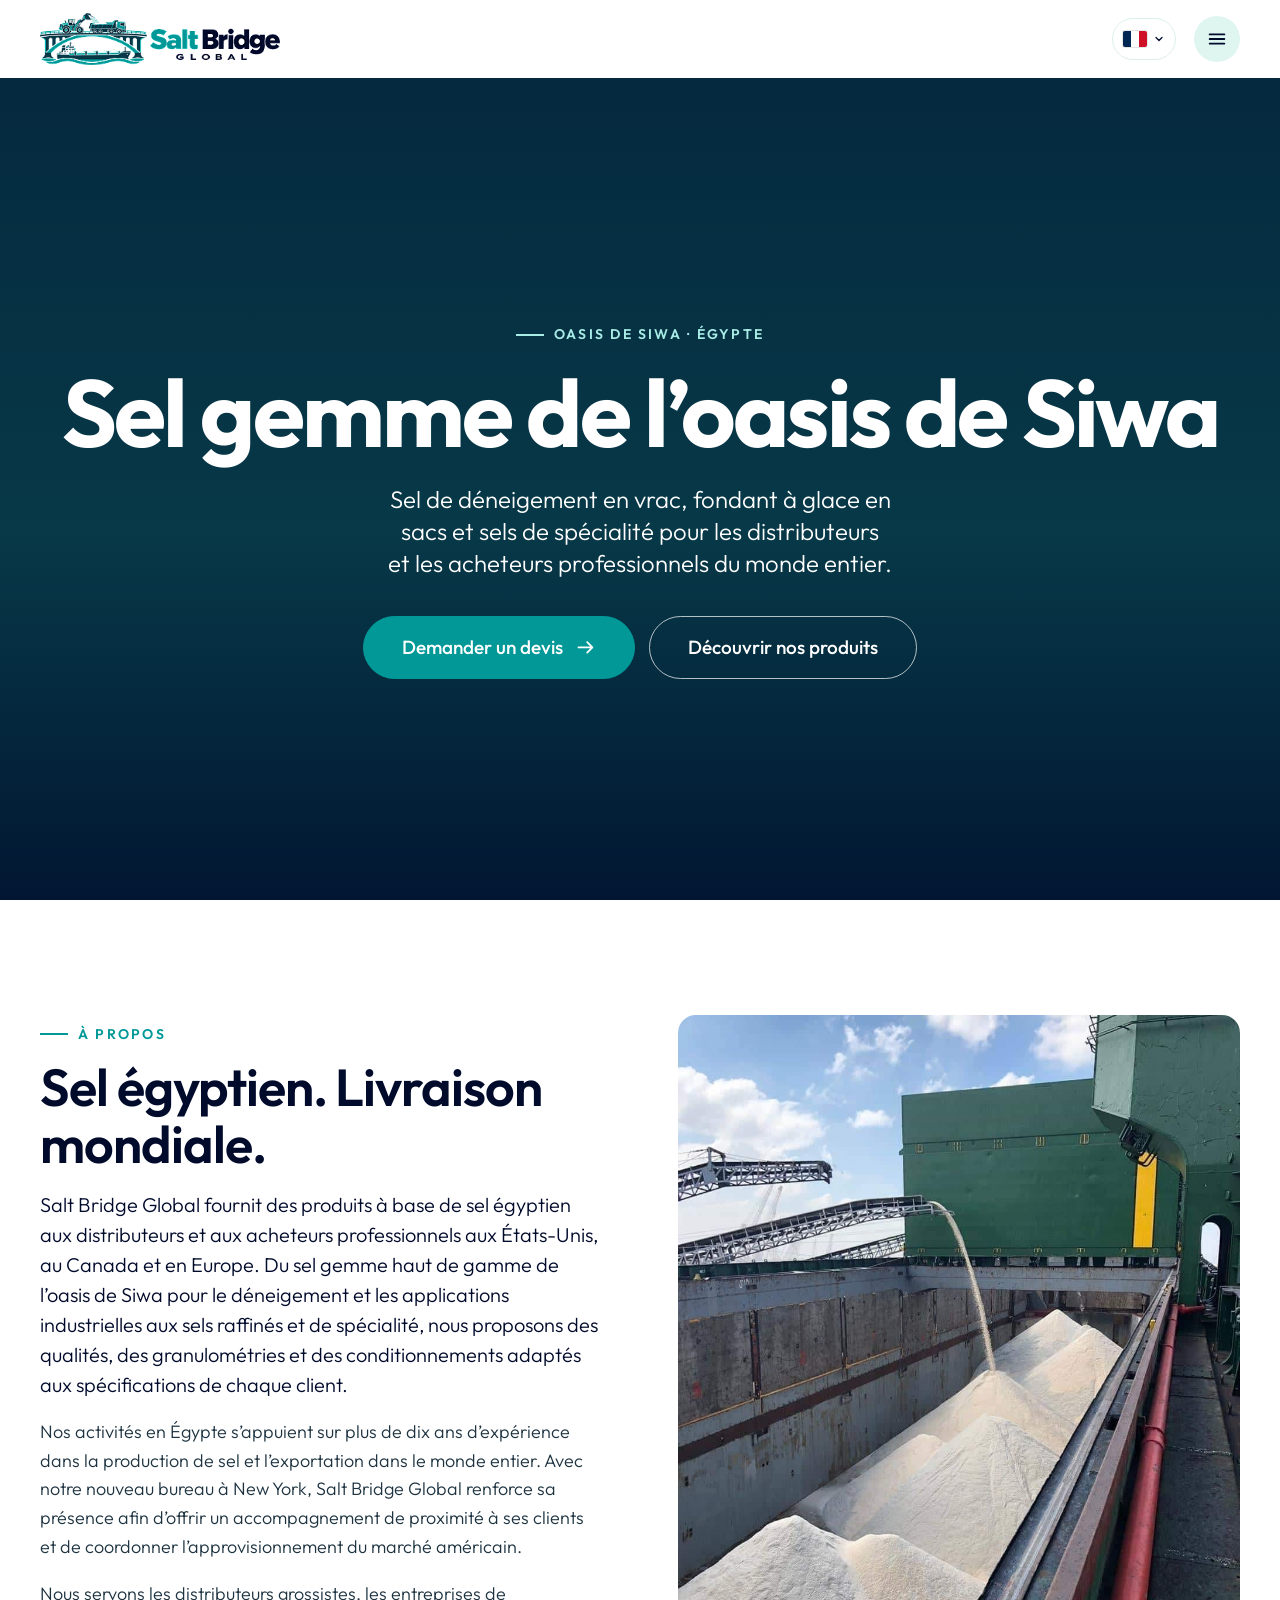
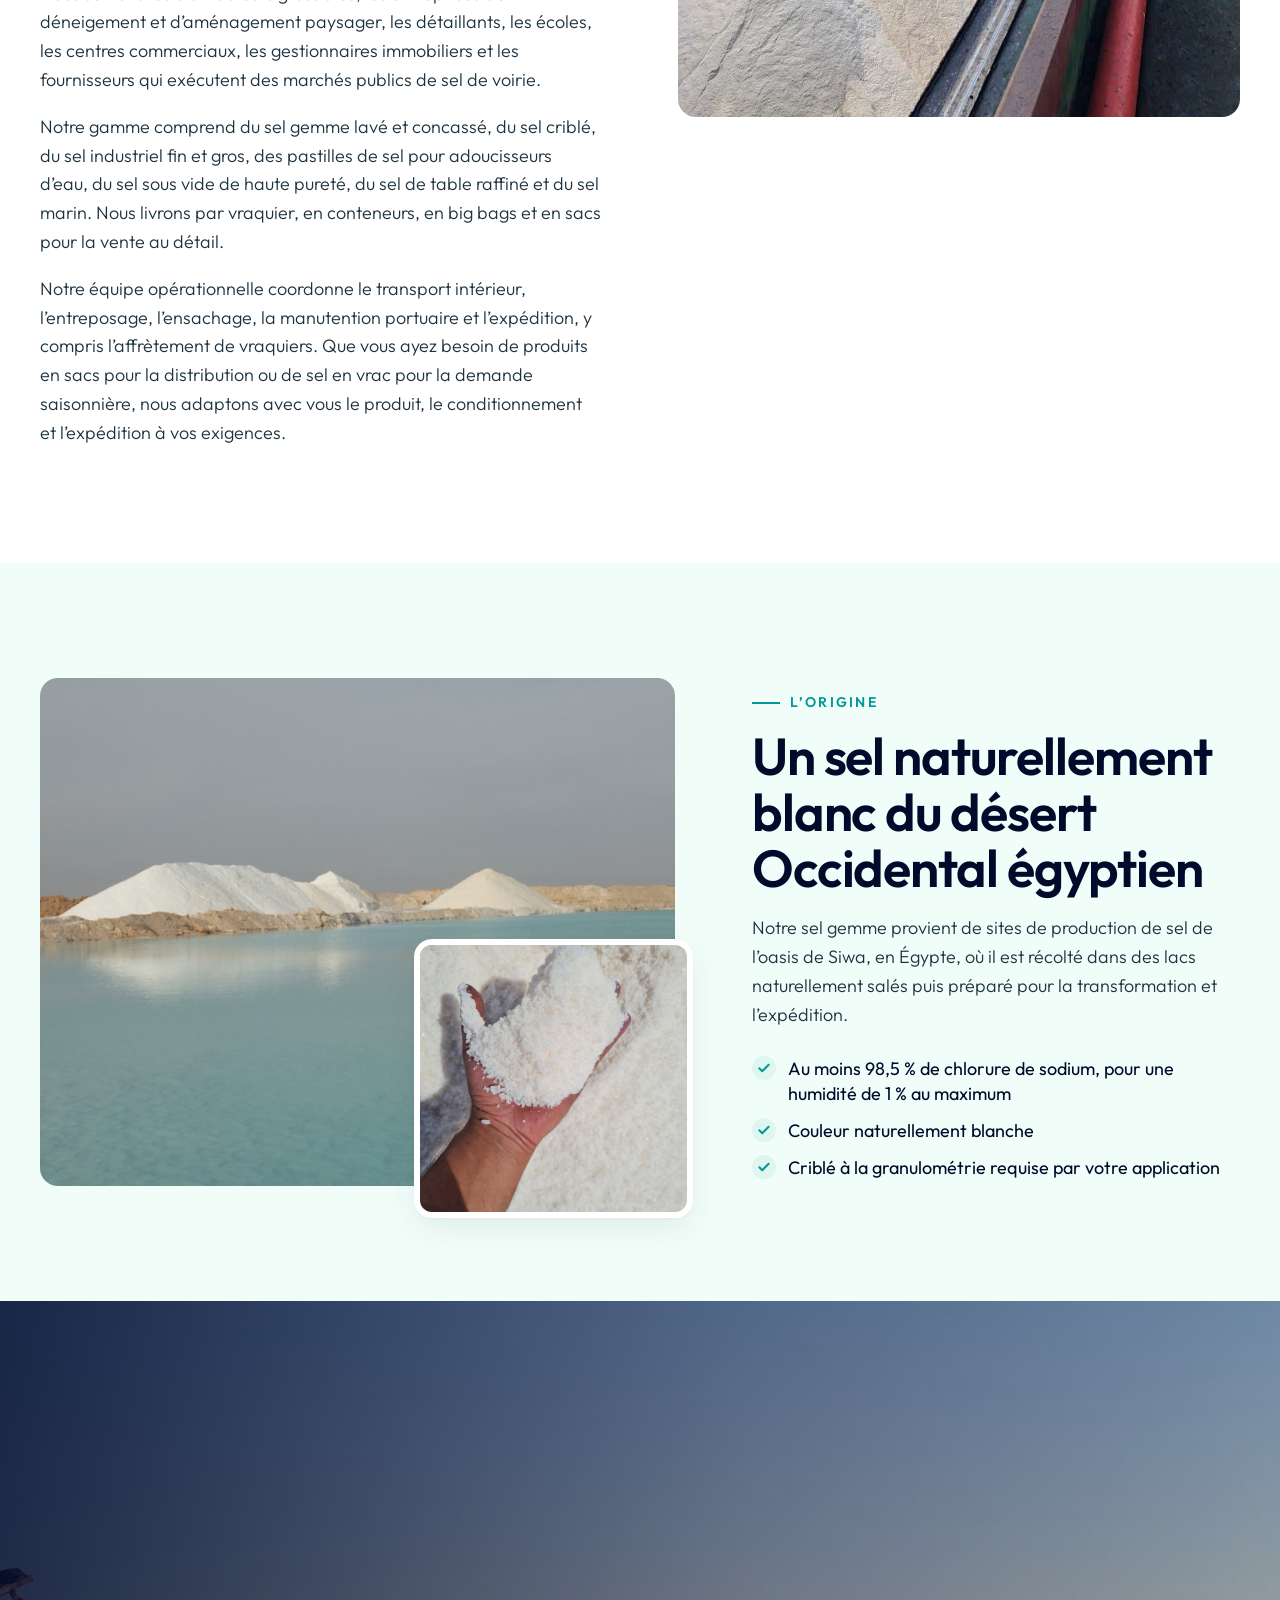
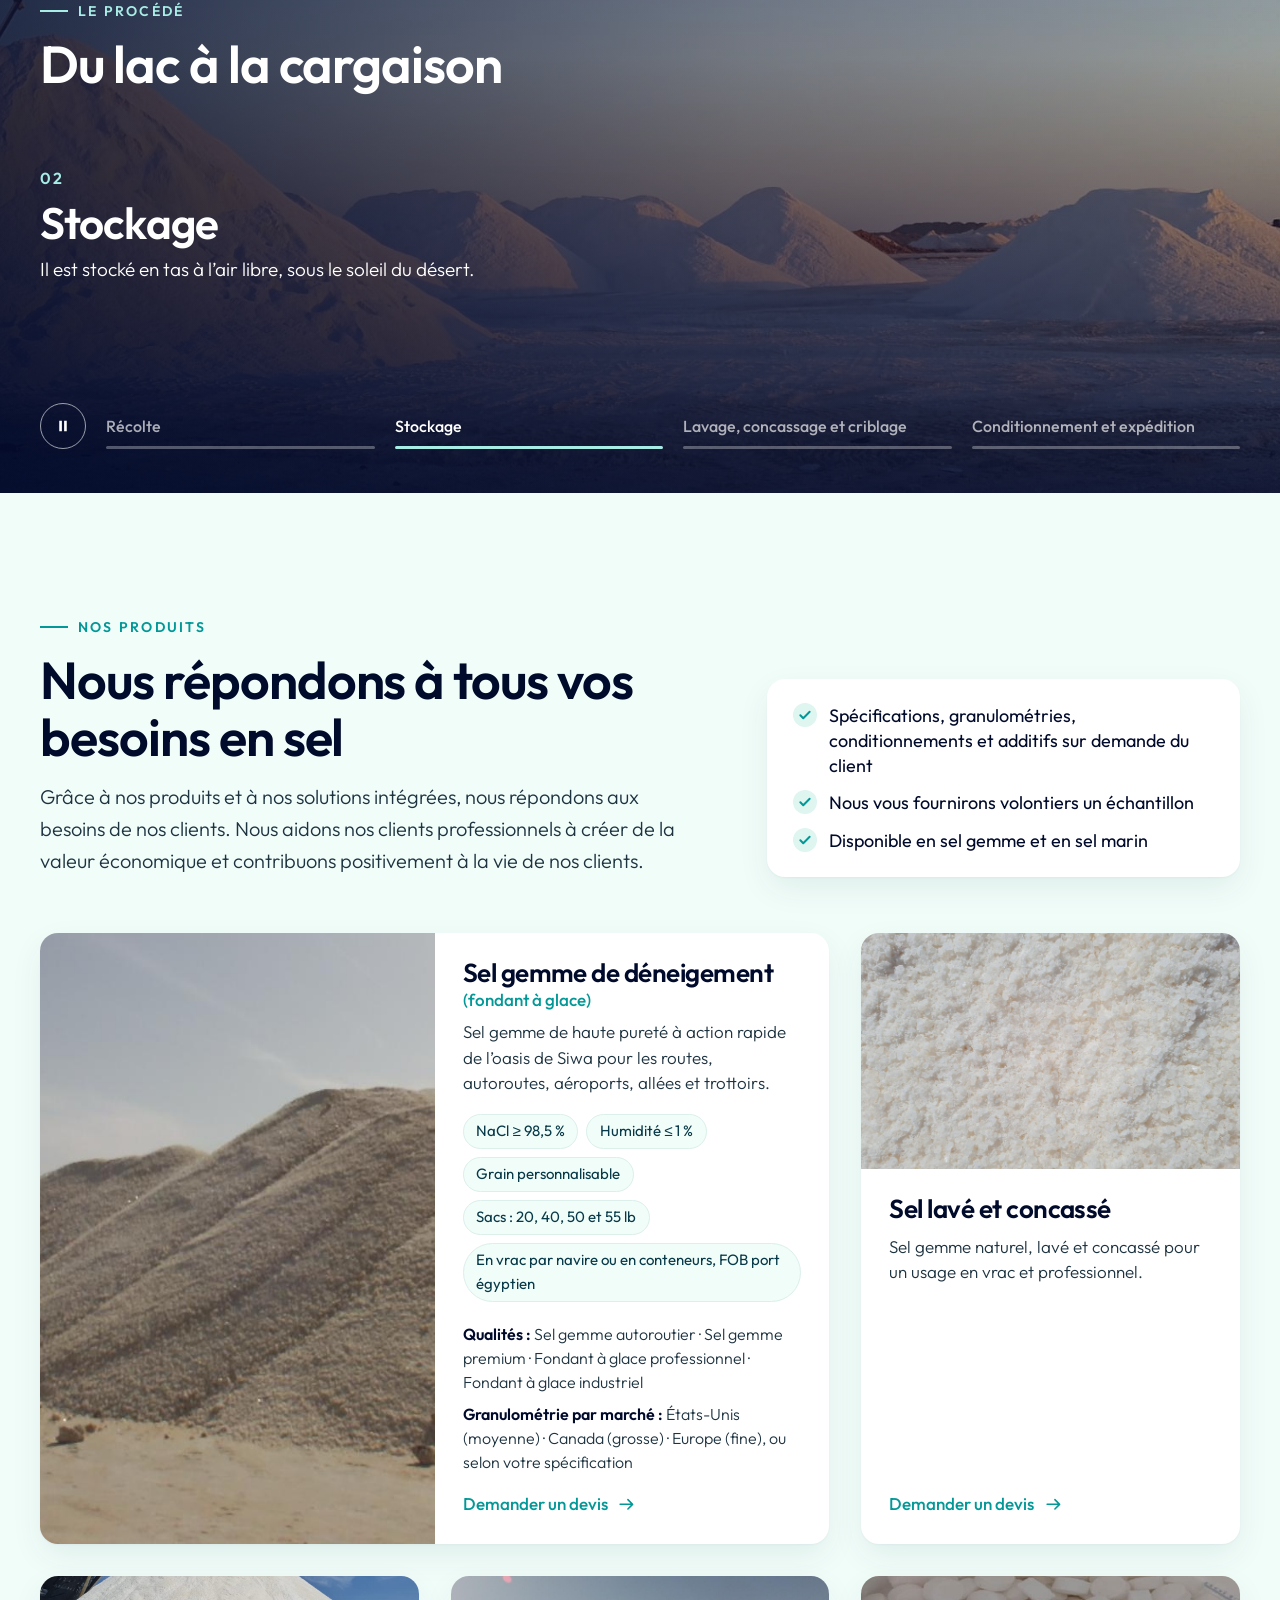
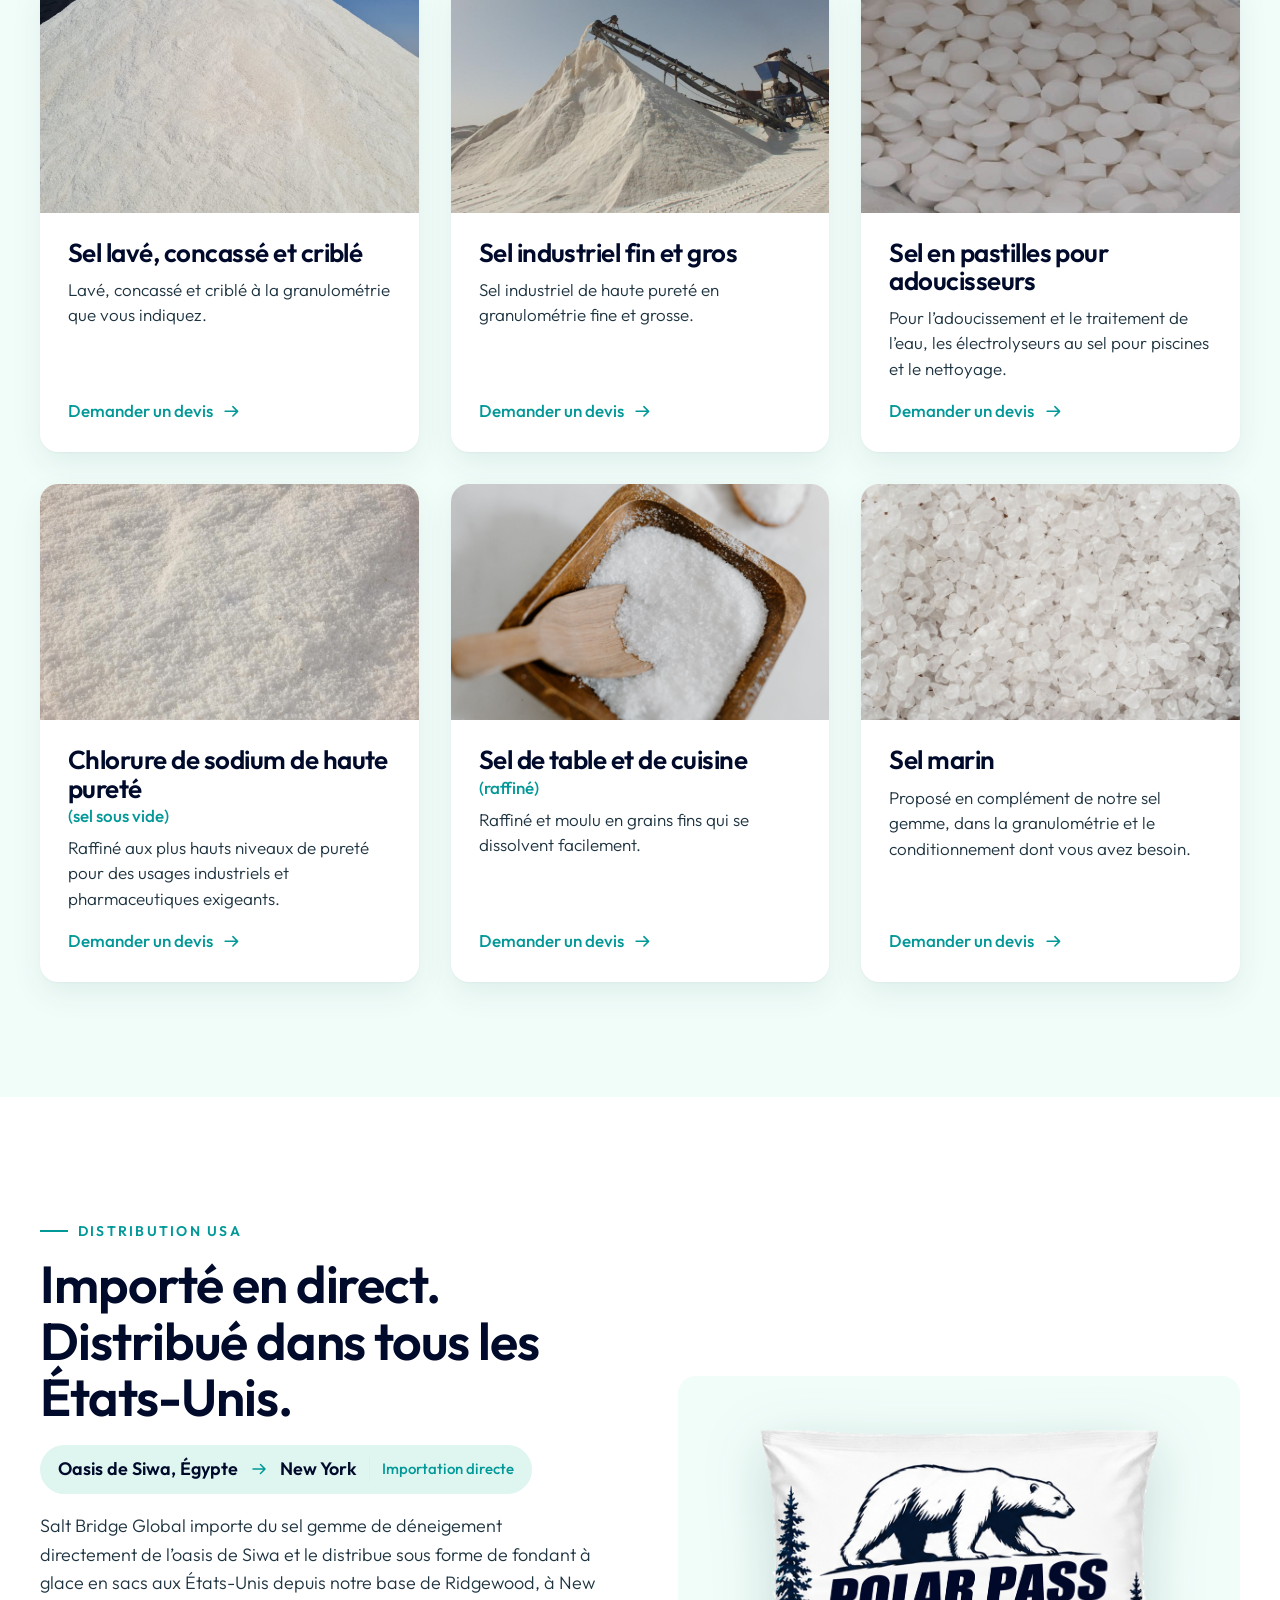
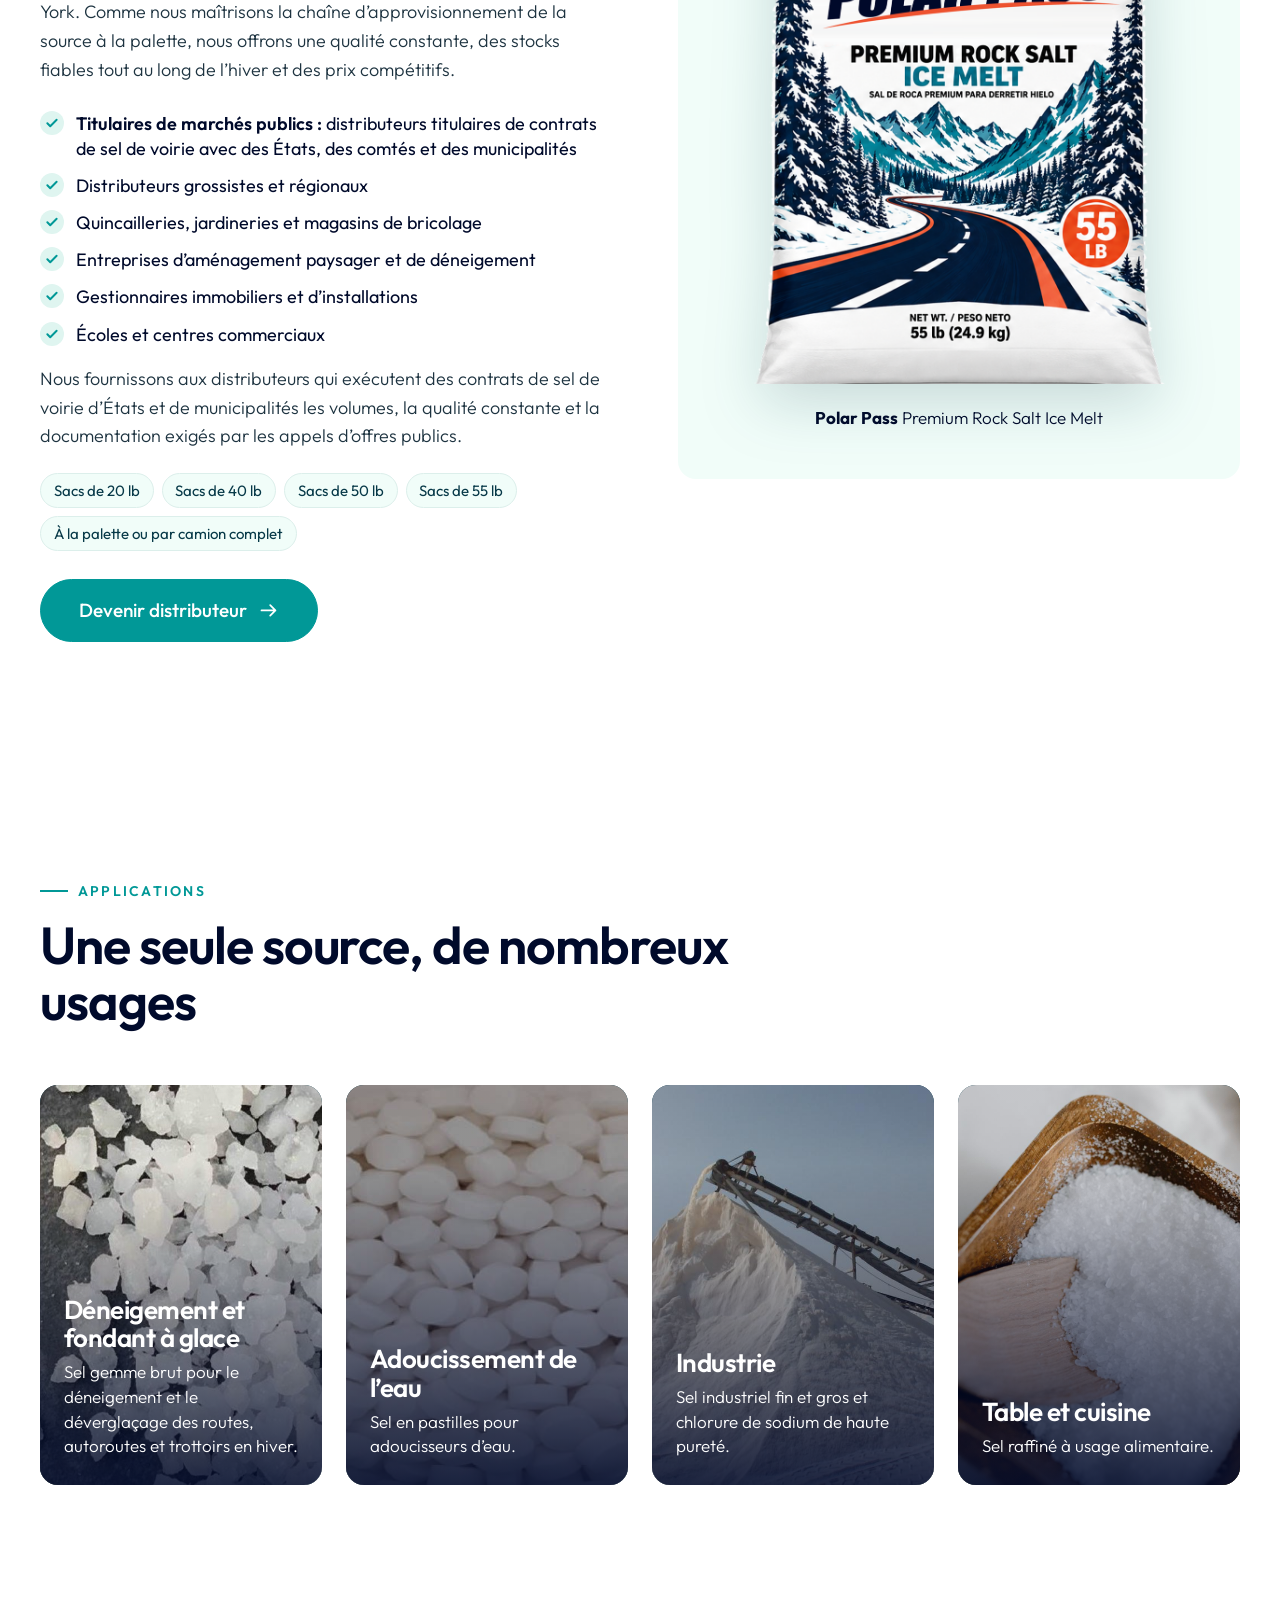
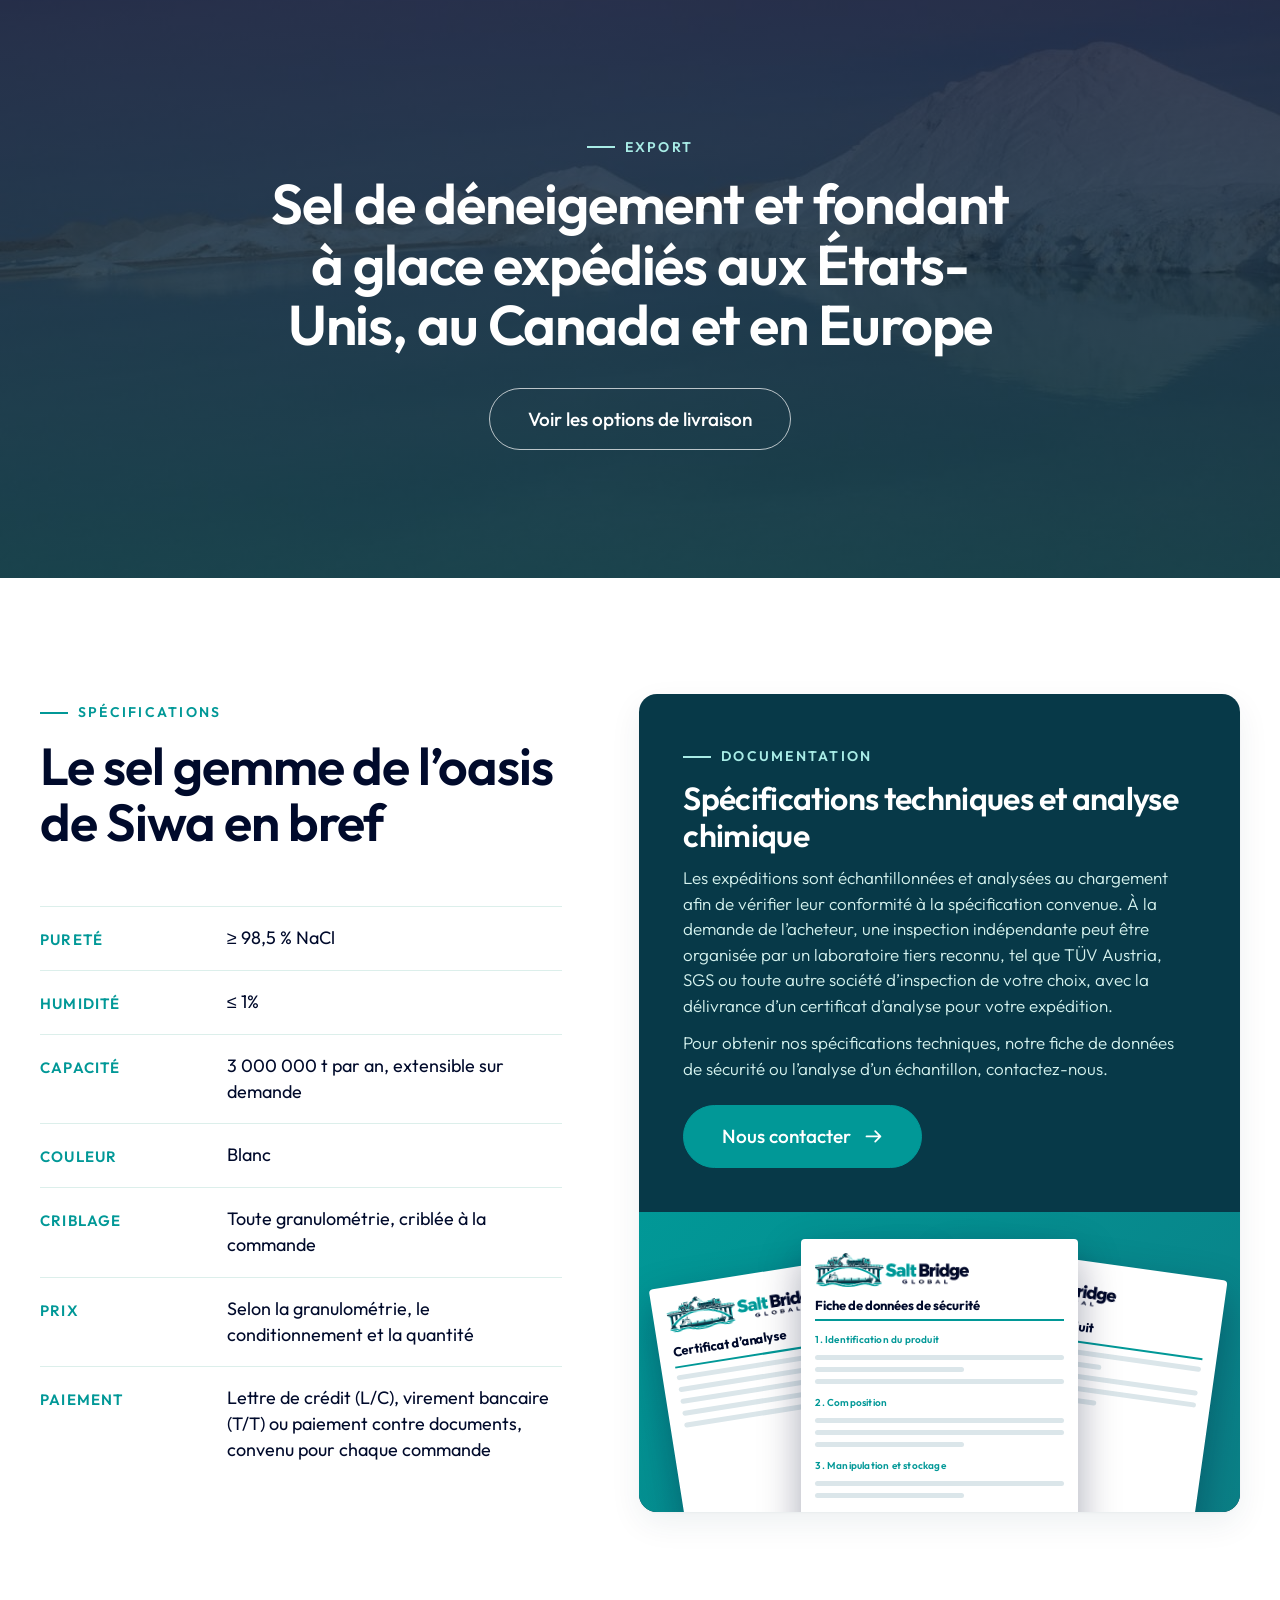
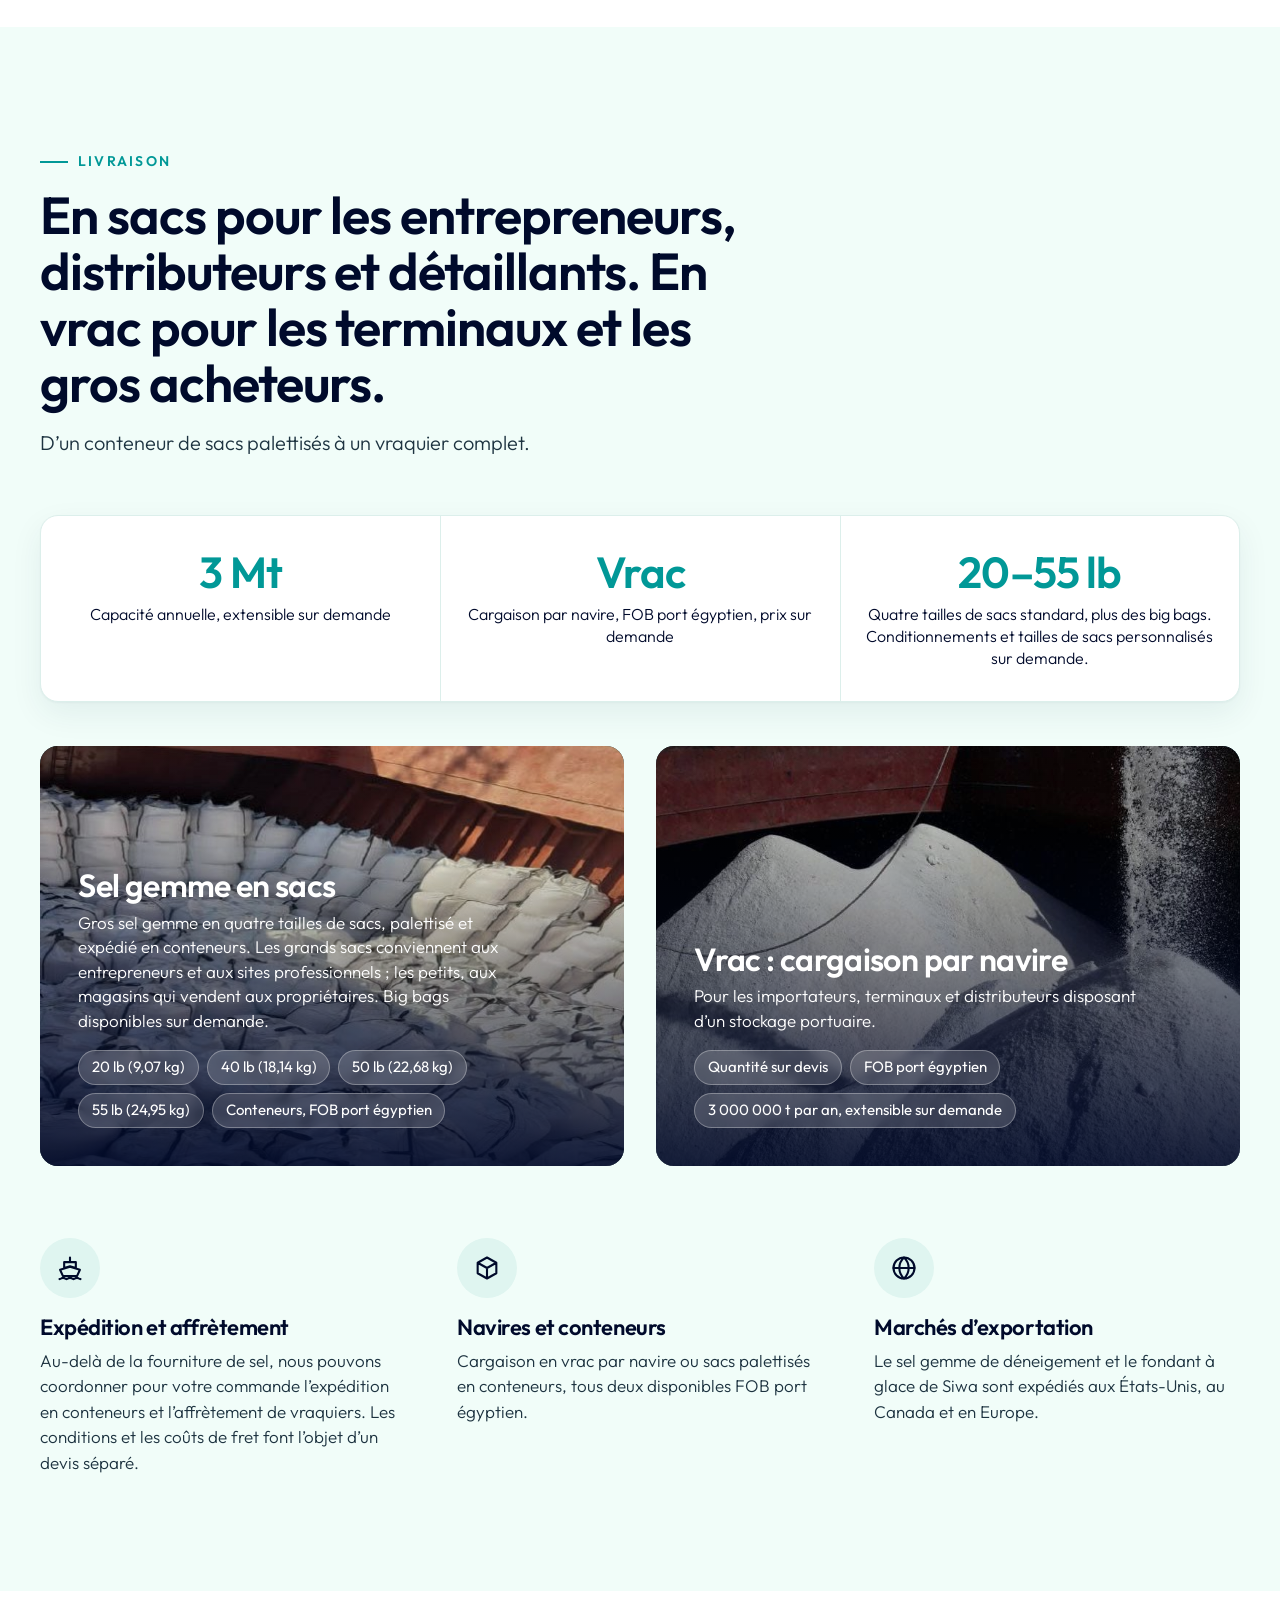
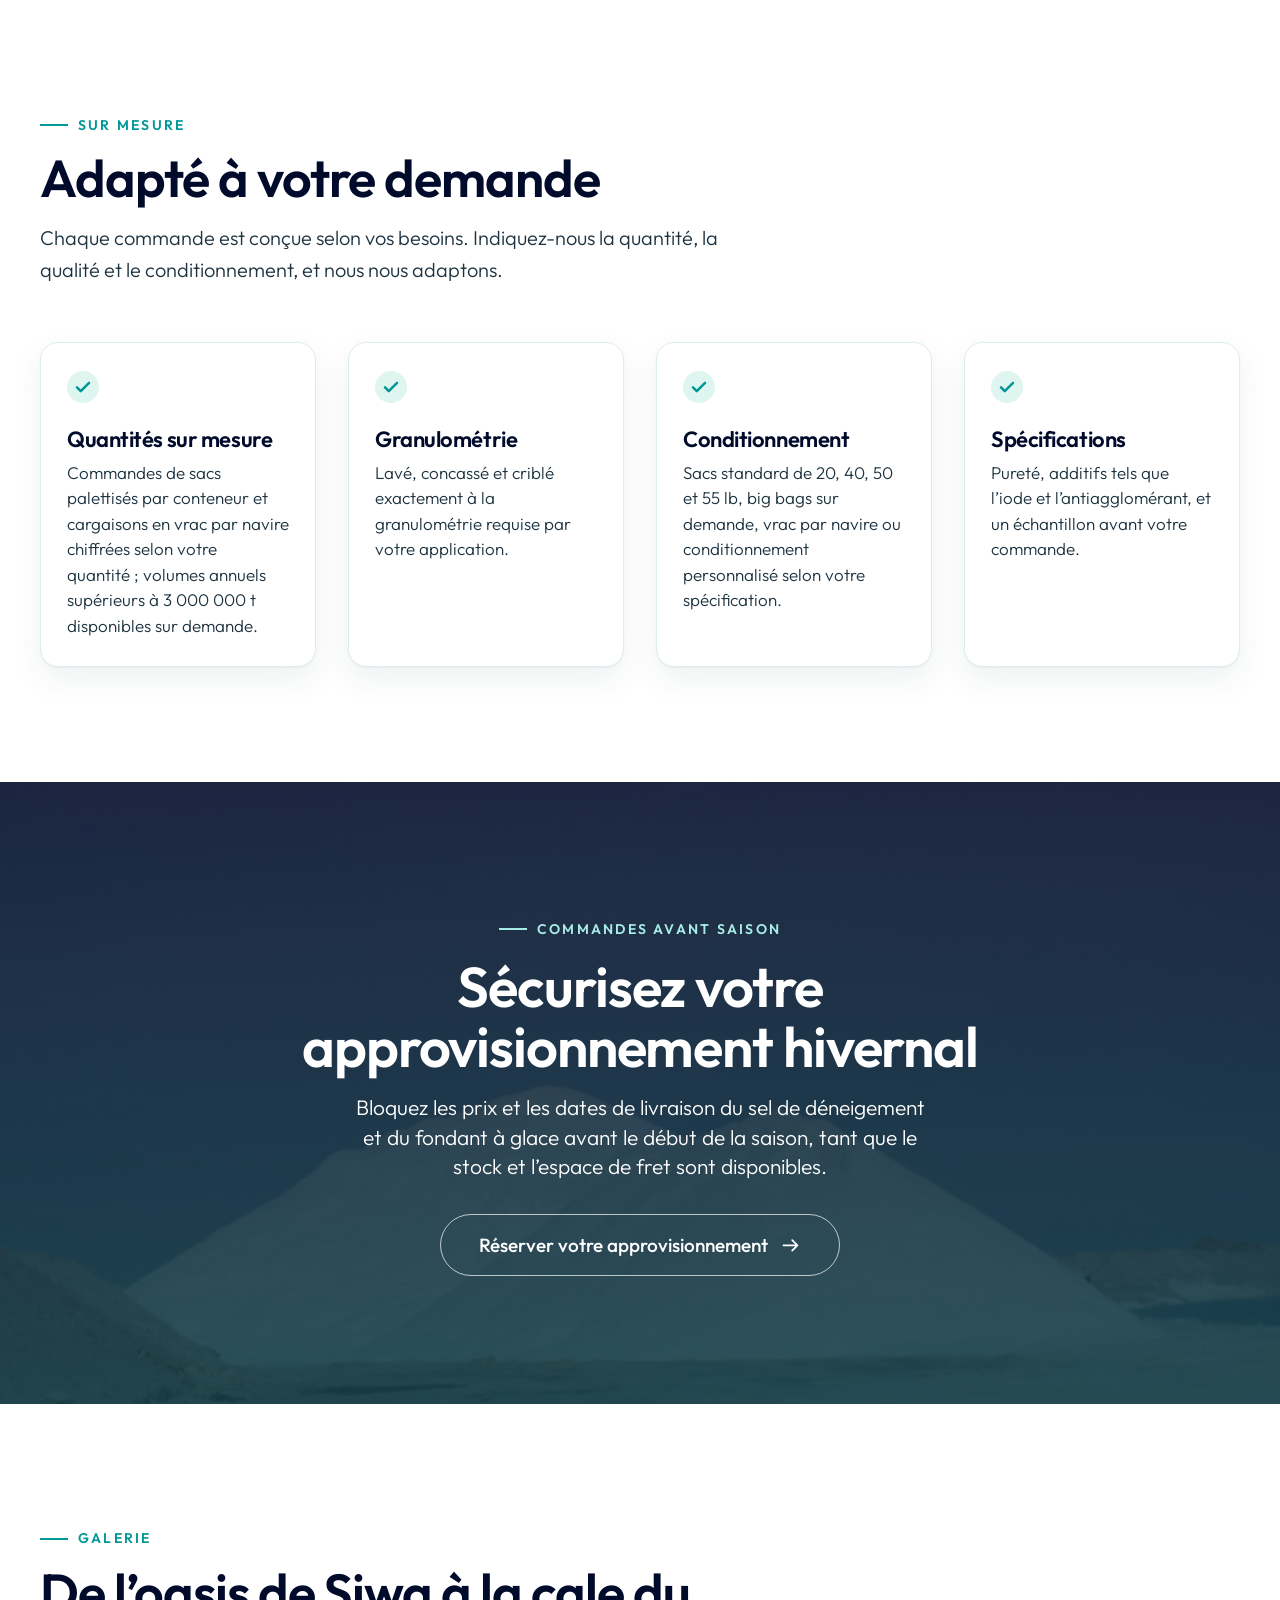
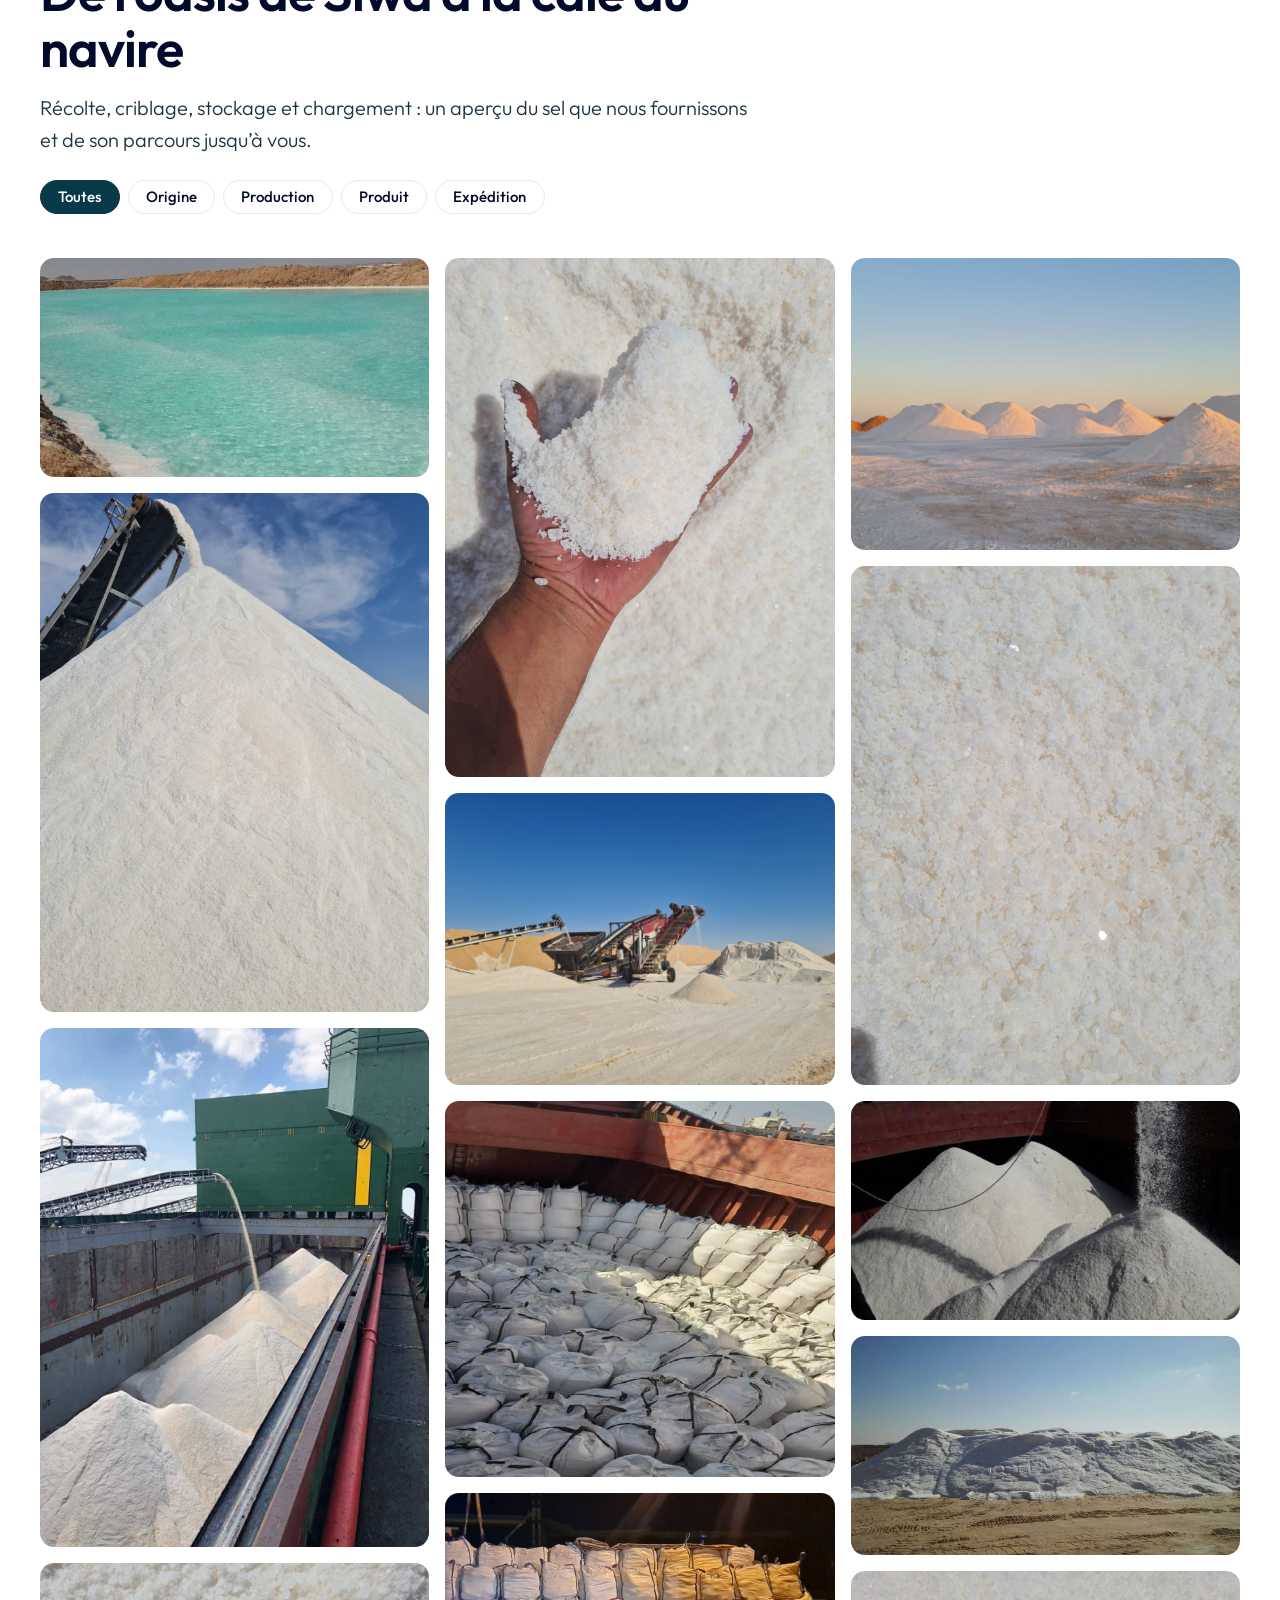
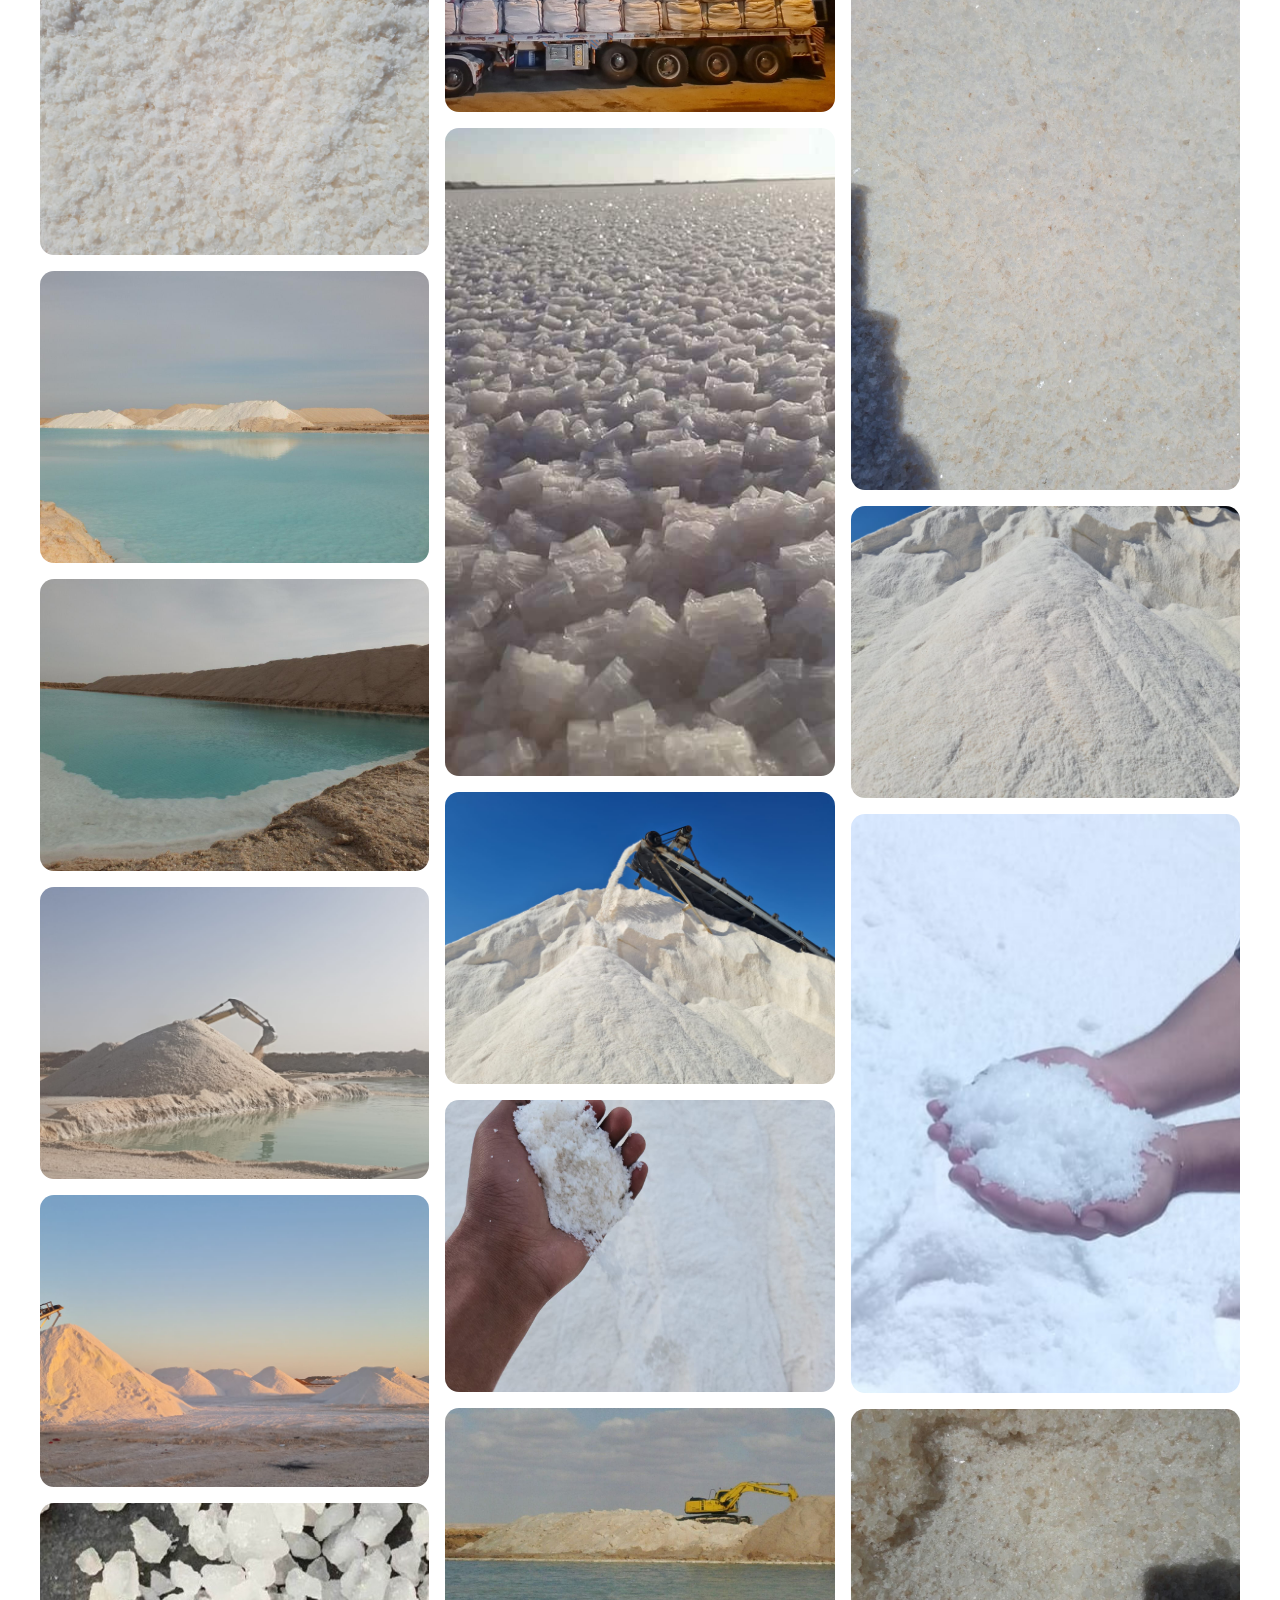
<file: fr/index.html>
<!doctype html>
<html lang="fr">
<head>
  <meta charset="utf-8">
  <meta name="viewport" content="width=device-width, initial-scale=1">
  <title>Salt Bridge Global — Sel gemme de déneigement et fondant à glace | Oasis de Siwa, Égypte</title>
  <meta name="description" content="Salt Bridge Global fournit du sel gemme de déneigement, du fondant à glace et du sel en sacs de l’oasis de Siwa, en Égypte&nbsp;: sel lavé, concassé et criblé, sel industriel, pastilles de sel pour adoucisseurs, sel sous vide et sel de table raffiné.">
  <link rel="canonical" href="https://saltbridgeglobal.com/fr/">
  <link rel="alternate" hreflang="en" href="https://saltbridgeglobal.com/">
  <link rel="alternate" hreflang="nl" href="https://saltbridgeglobal.com/nl/">
  <link rel="alternate" hreflang="de" href="https://saltbridgeglobal.com/de/">
  <link rel="alternate" hreflang="sv" href="https://saltbridgeglobal.com/sv/">
  <link rel="alternate" hreflang="pl" href="https://saltbridgeglobal.com/pl/">
  <link rel="alternate" hreflang="it" href="https://saltbridgeglobal.com/it/">
  <link rel="alternate" hreflang="cs" href="https://saltbridgeglobal.com/cs/">
  <link rel="alternate" hreflang="es" href="https://saltbridgeglobal.com/es/">
  <link rel="alternate" hreflang="fr" href="https://saltbridgeglobal.com/fr/">
  <link rel="alternate" hreflang="x-default" href="https://saltbridgeglobal.com/">
  <link rel="icon" type="image/png" sizes="32x32" href="../assets/favicon-32.png">
  <link rel="icon" type="image/png" sizes="48x48" href="../assets/favicon-48.png">
  <link rel="icon" type="image/png" sizes="192x192" href="../assets/favicon-192.png">
  <link rel="apple-touch-icon" href="../assets/apple-touch-icon.png">
  <link rel="preconnect" href="https://fonts.googleapis.com">
  <link rel="preconnect" href="https://fonts.gstatic.com" crossorigin>
  <link href="https://fonts.googleapis.com/css2?family=Outfit:wght@300;400;500;600;700&display=swap" rel="stylesheet">
  <link rel="stylesheet" href="../brand-colors.css">
  <style>
    :root {
      /* Outfit is a visual match for the reference lettering, pending approval. */
      --font: "Outfit", var(--salt-font);
      --container: 1200px;
      --gutter: clamp(20px, 4vw, 40px);
      --radius: 18px;
      --header-h: 94px;
      --line: #dcefeb;
      --tint: #dff5f0;
      --body-ink: #1d3340;
      --shadow: 0 1px 2px rgba(7, 57, 72, .04), 0 12px 32px rgba(7, 57, 72, .07);
    }

    *, *::before, *::after { box-sizing: border-box; }
    html { scroll-behavior: smooth; scroll-padding-top: calc(var(--header-h) + 16px); }
    body {
      margin: 0;
      background: var(--salt-white);
      color: var(--body-ink);
      font-family: var(--font);
      font-weight: 300;
      font-size: 1.125rem;
      line-height: 1.6;
      -webkit-font-smoothing: antialiased;
    }
    img, video { display: block; max-width: 100%; }
    a { color: inherit; text-decoration: none; }
    h1, h2, h3 { margin: 0; color: var(--salt-heading); font-weight: 600; letter-spacing: -.02em; line-height: 1.08; }
    p, ul, dl, dd, figure { margin: 0; }
    ul { padding: 0; list-style: none; }
    :focus-visible { outline: 3px solid var(--salt-teal); outline-offset: 3px; border-radius: 6px; }

    .container { width: 100%; max-width: calc(var(--container) + 2 * var(--gutter)); margin-inline: auto; padding-inline: var(--gutter); }
    .section { padding-block: clamp(64px, 9vw, 120px); }
    .section--mint { background: var(--salt-page-bg); }
    .eyebrow { display: inline-flex; align-items: center; gap: 10px; color: var(--salt-teal); font-size: .875rem; font-weight: 600; letter-spacing: .16em; text-transform: uppercase; }
    .eyebrow::before { content: ""; width: 28px; height: 2px; background: currentColor; }
    .section-head { max-width: 720px; margin-bottom: clamp(36px, 5vw, 56px); }
    .section-head h2 { margin-top: 14px; font-size: clamp(2rem, 4.4vw, 3.25rem); }
    .section-head p { margin-top: 16px; font-size: 1.25rem; }

    /* Buttons */
    .btn {
      display: inline-flex; align-items: center; justify-content: center; gap: .6em;
      padding: .85em 1.75em;
      border: 1.5px solid var(--salt-teal); border-radius: 999px;
      background: var(--salt-teal); color: var(--salt-white);
      font: 500 1.0625rem/1.2 var(--font); white-space: nowrap; cursor: pointer;
      transition: background .2s, border-color .2s, color .2s, box-shadow .2s;
    }
    .btn svg { width: 1.1em; height: 1.1em; transition: transform .2s; }
    .btn:hover { background: #017f7e; border-color: #017f7e; box-shadow: 0 8px 20px rgba(1, 152, 151, .28); }
    .btn:hover svg { transform: translateX(3px); }
    .btn--sm { padding: .75em 1.5em; font-size: 1rem; }
    .btn--lg { padding: 1em 2em; font-size: 1.1875rem; }
    .btn--light { background: transparent; border-color: rgba(255, 255, 255, .7); }
    .btn--light:hover { background: var(--salt-white); border-color: var(--salt-white); color: var(--salt-heading); box-shadow: none; }
    .text-link { display: inline-flex; align-items: center; gap: .55em; padding: 0; border: 0; background: none; color: var(--salt-teal); font: 500 1.0625rem/1.2 var(--font); cursor: pointer; }
    .text-link svg { width: 1.1em; height: 1.1em; transition: transform .2s; }
    .text-link:hover { color: var(--salt-deep-blue); }
    .text-link:hover svg { transform: translateX(4px); }

    /* Header: white, so the supplied white-background logo sits cleanly */
    .site-header { position: sticky; top: 0; z-index: 50; height: var(--header-h); background: rgba(255, 255, 255, .94); backdrop-filter: blur(10px); border-bottom: 1px solid transparent; transition: border-color .2s, box-shadow .2s; }
    .site-header.is-stuck { border-color: var(--line); box-shadow: 0 6px 24px rgba(7, 57, 72, .06); }
    .site-header .container { display: flex; align-items: center; justify-content: space-between; gap: 24px; height: 100%; max-width: calc(1600px + 2 * var(--gutter)); }
    .logo { flex: none; display: inline-flex; align-items: center; }
    .logo img { height: 72px; width: auto; }
    .nav { display: flex; align-items: center; gap: clamp(12px, 1vw, 20px); }
    .nav ul { display: flex; gap: clamp(12px, 1vw, 20px); }
    .site-header .nav ul a:not(.btn) { font-size: .9375rem; }
    .nav a, .nav .btn { white-space: nowrap; }
    .nav a:not(.btn) { color: var(--salt-heading); font-size: 1rem; font-weight: 400; padding-block: 6px; border-bottom: 2px solid transparent; transition: color .2s, border-color .2s; }
    .nav a:not(.btn):hover, .nav a.is-current { color: var(--salt-teal); border-color: var(--salt-teal); }
    .nav-toggle { display: none; width: 46px; height: 46px; border: 0; border-radius: 50%; background: var(--tint); color: var(--salt-heading); cursor: pointer; }
    .nav-toggle svg { width: 22px; height: 22px; }
    .site-header .nav { margin-left: auto; }
    /* Language menu */
    .lang { position: relative; flex: none; }
    .lang__btn { display: inline-flex; align-items: center; gap: 6px; height: 42px; padding: 0 10px; border: 1px solid var(--line); border-radius: 999px; background: var(--salt-white); color: var(--salt-heading); font: inherit; font-size: .875rem; font-weight: 600; cursor: pointer; }
    .lang__btn:hover { border-color: var(--salt-teal); }
    .lang__btn > svg { width: 12px; height: 12px; transition: transform .2s; }
    .lang__btn > span { display: none; }
    .site-header .container { gap: 18px; }
    .lang__btn[aria-expanded="true"] > svg { transform: rotate(180deg); }
    .lang img { width: 24px; height: 16px; border-radius: 2px; box-shadow: 0 0 0 1px rgba(0, 0, 0, .1); }
    .lang__menu { position: absolute; right: 0; top: calc(100% + 8px); z-index: 60; min-width: 200px; margin: 0; padding: 6px; list-style: none; background: var(--salt-white); border-radius: 14px; box-shadow: 0 20px 50px rgba(7, 57, 72, .18); }
    .lang__menu[hidden] { display: none; }
    .lang__menu a { display: flex; align-items: center; gap: 12px; padding: 9px 12px; border-radius: 10px; color: var(--salt-heading); text-decoration: none; font-size: .9375rem; }
    .lang__menu a b { width: 24px; font-weight: 600; }
    .lang__menu a:hover, .lang__menu a[aria-current] { background: var(--tint); }
    /* Longer languages: shrink the header in two steps before falling back to the hamburger menu */
    .site-header.is-tight .container { gap: 14px; }
    .site-header.is-tight .logo img { height: 60px; }
    .site-header.is-tight .nav, .site-header.is-tight .nav ul { gap: 12px; }
    .site-header.is-tight .nav ul a:not(.btn) { font-size: .875rem; }
    .site-header.is-tight .nav .btn--sm { padding: .65em 1.1em; font-size: .9375rem; }
    .site-header.is-tighter .container { gap: 10px; }
    .site-header.is-tighter .logo img { height: 50px; }
    .site-header.is-tighter .nav, .site-header.is-tighter .nav ul { gap: 9px; }
    .site-header.is-tighter .nav ul a:not(.btn) { font-size: .8125rem; }
    .site-header.is-tighter .nav .btn--sm { padding: .6em .95em; font-size: .875rem; }
    /* Hamburger menu when the links still do not fit on one line */
    .site-header.is-compact .logo img { height: 52px; }
    .site-header.is-compact .nav-toggle { display: grid; place-items: center; }
    .site-header.is-compact .nav { display: none; position: absolute; top: calc(100% + 8px); left: var(--gutter); right: var(--gutter); flex-direction: column; align-items: stretch; gap: 16px; padding: 20px; background: var(--salt-white); border-radius: var(--radius); box-shadow: 0 20px 50px rgba(7, 57, 72, .18); }
    .site-header.is-compact .nav.is-open { display: flex; }
    .site-header.is-compact .nav ul { flex-direction: column; gap: 4px; }
    .site-header.is-compact .nav ul a:not(.btn) { display: block; padding: 10px 4px; font-size: 1.125rem; }
    .site-header.is-compact .lang { margin-left: auto; }
    .site-header.is-compact .nav-toggle { order: 3; }

    /* Hero: full-screen media with centred title */
    .hero { position: relative; display: grid; min-height: min(calc(100vh - var(--header-h)), 1000px); min-height: min(calc(100svh - var(--header-h)), 1000px); overflow: hidden; background: var(--salt-deep-blue); color: var(--salt-white); }
    .hero__media, .hero__media > * { position: absolute; inset: 0; width: 100%; height: 100%; object-fit: cover; }
    /* Negative first delay so the first photo is already visible on load */
    .hero__media img { opacity: 0; animation: hero-slide 28s -1.5s infinite; }
    .hero__media img:nth-child(2) { animation-delay: 5.5s; }
    .hero__media img:nth-child(3) { animation-delay: 12.5s; }
    .hero__media img:nth-child(4) { animation-delay: 19.5s; }
    @keyframes hero-slide {
      0% { opacity: 0; transform: scale(1.02); }
      5%, 25% { opacity: 1; }
      32%, 100% { opacity: 0; transform: scale(1.1); }
    }
    .hero::after { content: ""; position: absolute; inset: 0; background: linear-gradient(180deg, rgba(0, 10, 43, .34) 0%, rgba(7, 57, 72, .38) 55%, rgba(0, 10, 43, .74) 100%); }
    .hero__inner { position: relative; z-index: 1; display: flex; flex-direction: column; align-items: center; justify-content: center; text-align: center; padding-block: 72px 48px; }
    .hero .eyebrow { color: #a8ece6; }
    .hero h1 { margin-top: 20px; max-width: 13em; color: var(--salt-white); font-size: clamp(2.75rem, 7.4vw, 6rem); font-weight: 700; letter-spacing: -.03em; line-height: .98; text-wrap: balance; }
    .hero__lede { margin-top: 24px; max-width: 30em; font-size: clamp(1.1875rem, 2vw, 1.5rem); line-height: 1.35; text-wrap: balance; }
    .hero__actions { display: flex; flex-wrap: wrap; justify-content: center; gap: 14px; margin-top: 36px; }
    .stats { display: grid; grid-template-columns: repeat(3, 1fr); margin-bottom: clamp(28px, 4vw, 44px); background: var(--salt-white); border: 1px solid var(--line); border-radius: var(--radius); box-shadow: var(--shadow); text-align: center; }
    .stats > div { padding: clamp(22px, 3vw, 32px) 20px; }
    .stats > div + div { border-left: 1px solid var(--line); }
    .stats dt { color: var(--salt-teal); font-size: clamp(1.75rem, 3.4vw, 2.75rem); font-weight: 600; letter-spacing: -.02em; line-height: 1.1; }
    .stats dd { margin-top: 8px; color: var(--salt-heading); font-size: 1rem; line-height: 1.35; }

    /* Source */
    .split { display: grid; grid-template-columns: 1fr 1fr; align-items: center; gap: clamp(32px, 6vw, 88px); }
    .split__media { position: relative; }
    #source .split { grid-template-columns: 1.3fr 1fr; }
    #source .split__media > img:first-child { aspect-ratio: 5 / 4; }
    .split__media img { width: 100%; aspect-ratio: 4 / 3; object-fit: cover; border-radius: var(--radius); }
    .split__media img + img { position: absolute; right: -18px; bottom: -32px; width: 44%; aspect-ratio: 1; border: 6px solid var(--salt-white); box-shadow: var(--shadow); }
    .split h2 { margin-top: 14px; font-size: clamp(2rem, 4.4vw, 3.25rem); }
    .split p { margin-top: 18px; }
    .split .tags { margin: 22px 0 0; }
    .about { align-items: start; }
    .about .about__lead { font-size: 1.25rem; line-height: 1.5; color: var(--salt-heading); }
    .about .split__media img { aspect-ratio: 4 / 5; }
    .split .route { display: inline-flex; flex-wrap: wrap; align-items: center; gap: 10px 12px; margin-top: 20px; padding: 10px 18px; border-radius: 999px; background: var(--tint); color: var(--salt-heading); font-weight: 600; }
    .route svg { width: 18px; height: 18px; color: var(--salt-teal); }
    .route em { padding-left: 12px; border-left: 1px solid var(--line); color: var(--salt-teal); font-style: normal; font-weight: 500; font-size: .9375rem; }
    .split__media--product { margin: 0; padding: clamp(24px, 4vw, 48px); background: var(--salt-page-bg); border-radius: var(--radius); text-align: center; }
    .split__media--product img { width: auto; max-width: 100%; max-height: 560px; aspect-ratio: auto; margin-inline: auto; object-fit: contain; border-radius: 0; filter: drop-shadow(0 18px 30px rgba(7, 57, 72, .18)); }
    .split__media--product figcaption { margin-top: 20px; color: var(--salt-heading); font-size: 1.0625rem; }
    .split .btn { margin-top: 28px; }
    .checks strong { font-weight: 600; }
    .checks { display: grid; gap: 12px; margin-top: 26px; }
    .checks li { display: flex; gap: 12px; align-items: flex-start; color: var(--salt-heading); font-weight: 400; line-height: 1.4; }
    .checks svg { flex: none; width: 24px; height: 24px; padding: 5px; border-radius: 50%; background: var(--tint); color: var(--salt-teal); }

    /* Process reel: photo sequence that plays like a film, one step at a time */
    .reel { position: relative; display: grid; align-items: end; min-height: clamp(580px, 88vh, 860px); overflow: hidden; background: var(--salt-deep-blue); color: var(--salt-white); }
    .reel__slides img { position: absolute; inset: 0; width: 100%; height: 100%; object-fit: cover; opacity: 0; transition: opacity 1.2s ease, transform 9s linear; }
    .reel__slides img.is-active { opacity: 1; transform: scale(1.08); }
    .reel::after { content: ""; position: absolute; inset: 0; background: linear-gradient(90deg, rgba(0, 10, 43, .8) 0%, rgba(0, 10, 43, .34) 58%, rgba(0, 10, 43, .12) 100%), linear-gradient(180deg, rgba(0, 10, 43, .1) 45%, rgba(0, 10, 43, .82) 100%); }
    .reel__inner { position: relative; z-index: 1; padding-block: clamp(56px, 8vw, 96px) clamp(28px, 4vw, 44px); }
    .reel .eyebrow { color: #a8ece6; }
    .reel h2 { margin-top: 14px; color: var(--salt-white); font-size: clamp(2rem, 4.4vw, 3.25rem); }
    .reel__panels { display: grid; max-width: 30em; margin-top: clamp(32px, 6vw, 72px); }
    .reel__panel + .reel__panel { margin-top: 28px; }
    .js .reel__panel { grid-area: 1 / 1; margin: 0; opacity: 0; visibility: hidden; transform: translateY(14px); transition: opacity .6s ease, transform .6s ease, visibility .6s; }
    .js .reel__panel.is-active { opacity: 1; visibility: visible; transform: none; }
    .reel__panel span { color: #a8ece6; font-size: 1rem; font-weight: 600; letter-spacing: .14em; }
    .reel__panel h3 { margin-top: 6px; color: var(--salt-white); font-size: clamp(1.75rem, 3.6vw, 2.75rem); }
    .reel__panel p { margin-top: 10px; font-size: 1.1875rem; line-height: 1.45; }
    .reel__nav { display: none; align-items: flex-end; gap: clamp(10px, 1.6vw, 20px); margin-top: clamp(28px, 4vw, 44px); }
    .js .reel__nav { display: flex; }
    .reel__toggle { flex: none; display: grid; place-items: center; width: 46px; height: 46px; border: 1.5px solid rgba(255, 255, 255, .6); border-radius: 50%; background: transparent; color: var(--salt-white); cursor: pointer; transition: background .2s, color .2s; }
    .reel__toggle:hover { background: var(--salt-white); color: var(--salt-heading); }
    .reel__toggle svg { width: 18px; height: 18px; }
    .reel__toggle svg + svg, .reel.is-paused .reel__toggle svg:first-child { display: none; }
    .reel.is-paused .reel__toggle svg + svg { display: block; }
    .reel__step { flex: 1; display: grid; gap: 10px; padding: 0; border: 0; background: none; color: rgba(255, 255, 255, .66); font: 500 1rem/1.2 var(--font); text-align: left; cursor: pointer; transition: color .2s; }
    .reel__step:hover, .reel__step.is-active { color: var(--salt-white); }
    .reel__step i { display: block; height: 3px; border-radius: 3px; background: rgba(255, 255, 255, .3); overflow: hidden; }
    .reel__step i::after { content: ""; display: block; width: 0; height: 100%; background: #a8ece6; }
    .reel__step.is-active i::after { animation: reel-progress 6s linear forwards; }
    .reel.is-paused .reel__step i::after, .reel.is-offscreen .reel__step i::after { animation-play-state: paused; }
    @keyframes reel-progress { to { width: 100%; } }

    /* Products */
    .cards { display: grid; grid-template-columns: repeat(3, 1fr); gap: clamp(20px, 2.6vw, 32px); }
    .card { display: flex; flex-direction: column; background: var(--salt-white); border-radius: var(--radius); overflow: hidden; box-shadow: var(--shadow); transition: transform .25s, box-shadow .25s; }
    .card:hover { transform: translateY(-4px); box-shadow: 0 2px 4px rgba(7, 57, 72, .05), 0 22px 48px rgba(7, 57, 72, .13); }
    .card > img { width: 100%; aspect-ratio: 16 / 10; object-fit: cover; }
    .card__body { display: flex; flex-direction: column; flex: 1; padding: 26px 28px 30px; }
    .card h3 { font-size: 1.625rem; }
    .card p { margin-top: 10px; font-size: 1.0625rem; line-height: 1.5; }
    .tags { display: flex; flex-wrap: wrap; gap: 8px; margin: 18px 0 24px; }
    .tags li { padding: .3em .85em; border-radius: 999px; background: var(--salt-page-bg); border: 1px solid var(--line); color: var(--salt-deep-blue); font-size: .9375rem; font-weight: 400; }
    .card .text-link { margin-top: auto; align-self: flex-start; }

    .products-intro { display: grid; grid-template-columns: 1.4fr 1fr; gap: clamp(24px, 5vw, 72px); align-items: end; margin-bottom: clamp(36px, 5vw, 56px); }
    .products-intro .section-head { margin-bottom: 0; }
    .products-intro .checks { margin-top: 0; padding: 24px 26px; background: var(--salt-white); border-radius: var(--radius); box-shadow: var(--shadow); }
    .card h3 span { display: block; margin-top: 4px; color: var(--salt-teal); font-size: 1.0625rem; font-weight: 500; letter-spacing: 0; }
    .card h3 + .text-link { padding-top: 20px; }
    .card .tags { margin-bottom: 20px; }
    .card .card__meta { margin-top: 0; font-size: 1rem; }
    .card .card__meta + .card__meta { margin-top: 8px; }
    .card__meta strong { color: var(--salt-heading); font-weight: 600; }
    .card p + .text-link { padding-top: 20px; }
    .card--wide { grid-column: span 2; flex-direction: row; }
    .card--wide > img { width: 50%; aspect-ratio: auto; }
    .custom { display: grid; grid-template-columns: repeat(4, 1fr); gap: clamp(20px, 2.6vw, 32px); }
    .custom > div { padding: 28px 26px; background: var(--salt-white); border: 1px solid var(--line); border-radius: var(--radius); box-shadow: var(--shadow); }
    .custom svg { width: 32px; height: 32px; padding: 7px; border-radius: 50%; background: var(--tint); color: var(--salt-teal); }
    .custom h3 { margin-top: 16px; font-size: 1.375rem; }
    .custom p { margin-top: 8px; font-size: 1.0625rem; line-height: 1.5; }

    /* Applications */
    .tiles { display: grid; grid-template-columns: repeat(4, 1fr); gap: clamp(16px, 2vw, 24px); }
    .tiles .panel { min-height: 400px; padding: 26px 24px; }
    .tiles .panel h3 { font-size: 1.625rem; }

    /* Specifications */
    .specs { display: grid; grid-template-columns: 1fr 1.15fr; gap: clamp(32px, 6vw, 80px); align-items: start; }
    .spec-facts { display: grid; gap: 0; margin-top: 8px; }
    .spec-facts > div { display: grid; grid-template-columns: 9.5em 1fr; gap: 16px; padding-block: 18px; border-top: 1px solid var(--line); }
    .spec-facts dt { color: var(--salt-teal); font-size: .9375rem; font-weight: 600; letter-spacing: .08em; text-transform: uppercase; padding-top: .2em; }
    .spec-facts dd { color: var(--salt-heading); font-weight: 400; line-height: 1.45; }
    .docs { display: grid; grid-template-rows: auto 1fr; overflow: hidden; border-radius: var(--radius); background: var(--salt-deep-blue); box-shadow: var(--shadow); }
    .docs__text { padding: clamp(28px, 4vw, 44px); color: #d6f3ef; }
    .docs__text .eyebrow { color: #a8ece6; }
    .docs__text h3 { margin-top: 12px; color: var(--salt-white); font-size: clamp(1.5rem, 2.6vw, 2rem); line-height: 1.15; }
    .docs__text p { margin-top: 12px; font-size: 1.0625rem; line-height: 1.5; }
    .docs__text .btn { margin-top: 24px; }
    .docs__art { position: relative; min-height: 300px; background: linear-gradient(135deg, var(--salt-teal), #0b7f86); overflow: hidden; }
    .doc { position: absolute; display: grid; align-content: start; gap: 7px; width: 46%; aspect-ratio: 8.5 / 11; padding: 14px 14px 0; background: var(--salt-white); border-radius: 4px; box-shadow: 0 18px 40px rgba(0, 10, 43, .35); }
    .doc img { width: 62%; height: auto; margin-bottom: 4px; }
    .doc strong { color: var(--salt-heading); font-size: .8125rem; line-height: 1.2; padding-bottom: 6px; border-bottom: 2px solid var(--salt-teal); }
    .doc i { display: block; height: 5px; border-radius: 3px; background: #dbe6ea; }
    .doc i.short { width: 60%; }
    .doc__label { margin-top: 4px; color: var(--salt-teal); font-size: .625rem; font-weight: 600; letter-spacing: .02em; }
    .doc--left { left: 6%; top: 18%; transform: rotate(-9deg); }
    .doc--right { right: 6%; top: 16%; transform: rotate(8deg); }
    .doc--front { left: 27%; top: 9%; z-index: 1; }
    .table-card { background: var(--salt-white); border-radius: var(--radius); box-shadow: var(--shadow); overflow: hidden; }
    .table-card h3 { padding: 24px 28px 18px; font-size: 1.375rem; }
    table { width: 100%; border-collapse: collapse; font-size: 1.0625rem; }
    th, td { padding: 11px 28px; text-align: left; border-top: 1px solid var(--line); }
    thead th { background: var(--salt-page-bg); color: var(--salt-deep-blue); font-size: .875rem; font-weight: 600; letter-spacing: .1em; text-transform: uppercase; }
    tbody th { font-weight: 300; }
    tbody th span { color: #5c7480; font-size: .9375rem; }
    td { text-align: right; color: var(--salt-heading); font-weight: 500; font-variant-numeric: tabular-nums; }
    thead th:last-child { text-align: right; }
    .table-card p { padding: 16px 28px 22px; border-top: 1px solid var(--line); color: #5c7480; font-size: .9375rem; line-height: 1.45; }

    /* Supply */
    .supply-grid { display: grid; grid-template-columns: repeat(2, 1fr); gap: clamp(20px, 2.6vw, 32px); }
    .panel { position: relative; display: flex; flex-direction: column; justify-content: flex-end; min-height: 420px; padding: clamp(24px, 3vw, 40px); border-radius: var(--radius); overflow: hidden; color: var(--salt-white); background: var(--salt-deep-blue); }
    .panel img { position: absolute; inset: 0; width: 100%; height: 100%; object-fit: cover; transition: transform .6s; }
    .panel:hover img { transform: scale(1.04); }
    .panel::after { content: ""; position: absolute; inset: 0; background: linear-gradient(180deg, rgba(0, 10, 43, .05) 20%, rgba(0, 10, 43, .86) 100%); }
    .panel > :not(img) { position: relative; z-index: 1; }
    .panel h3 { color: var(--salt-white); font-size: clamp(1.625rem, 2.6vw, 2rem); }
    .panel p { margin-top: 8px; max-width: 26em; font-size: 1.0625rem; line-height: 1.45; }
    .panel .tags { margin: 16px 0 0; }
    .panel .tags li { background: rgba(255, 255, 255, .16); border-color: rgba(255, 255, 255, .3); color: var(--salt-white); backdrop-filter: blur(4px); }
    .features { display: grid; grid-template-columns: repeat(3, 1fr); gap: clamp(24px, 4vw, 56px); margin-top: clamp(40px, 6vw, 72px); }
    .feature__icon { display: grid; place-items: center; width: 60px; height: 60px; margin-bottom: 18px; border-radius: 50%; background: var(--tint); color: var(--salt-heading); }
    .feature__icon svg { width: 28px; height: 28px; }
    .feature h3 { font-size: 1.375rem; }
    .feature p { margin-top: 8px; font-size: 1.0625rem; line-height: 1.5; }

    /* Gallery */
    .gallery-head { display: flex; flex-wrap: wrap; align-items: flex-end; justify-content: space-between; gap: 24px; margin-bottom: clamp(28px, 4vw, 44px); }
    .gallery-head .section-head { margin-bottom: 0; }
    .gallery-filters { display: flex; flex-wrap: wrap; gap: 8px; }
    .gallery-filters button { padding: .55em 1.15em; border: 1px solid var(--line); border-radius: 999px; background: var(--salt-white); color: var(--salt-heading); font: 500 .9375rem/1 var(--font); cursor: pointer; transition: background .2s, color .2s, border-color .2s; }
    .gallery-filters button:hover { border-color: var(--salt-teal); color: var(--salt-teal); }
    .gallery-filters button[aria-pressed="true"] { background: var(--salt-deep-blue); border-color: var(--salt-deep-blue); color: var(--salt-white); }
    .gallery { columns: 3; column-gap: 16px; }
    .gallery figure { position: relative; margin: 0 0 16px; break-inside: avoid; border-radius: 14px; overflow: hidden; background: var(--tint); animation: gallery-in .35s ease both; }
    .gallery figure[hidden] { display: none; }
    .gallery button { display: block; width: 100%; padding: 0; border: 0; background: none; cursor: zoom-in; }
    .gallery img { display: block; width: 100%; height: auto; transition: transform .5s; }
    .gallery figcaption { position: absolute; inset: auto 0 0; padding: 36px 16px 14px; background: linear-gradient(transparent, rgba(0, 10, 43, .72)); color: var(--salt-white); font-size: .9375rem; line-height: 1.3; opacity: 0; transform: translateY(6px); transition: opacity .25s, transform .25s; pointer-events: none; }
    .gallery figure:hover img, .gallery figure:focus-within img { transform: scale(1.04); }
    .gallery figure:hover figcaption, .gallery figure:focus-within figcaption { opacity: 1; transform: none; }
    @keyframes gallery-in { from { opacity: 0; transform: translateY(8px); } }
    @media (hover: none) { .gallery figcaption { opacity: 1; transform: none; } }

    dialog.lightbox { width: 100vw; max-width: 100vw; height: 100vh; max-height: 100vh; margin: 0; padding: 0; border-radius: 0; background: rgba(0, 8, 28, .94); box-shadow: none; }
    dialog.lightbox[open] { display: grid; place-items: center; }
    dialog.lightbox::backdrop { background: transparent; }
    .lightbox figure { margin: 0; display: grid; justify-items: center; gap: 14px; padding: 72px 88px 28px; }
    .lightbox img { max-width: min(1400px, calc(100vw - 176px)); max-height: calc(100vh - 150px); width: auto; height: auto; border-radius: 10px; }
    .lightbox figcaption { display: flex; gap: 16px; color: #d6f3ef; font-size: 1rem; }
    .lightbox__count { color: #8fb8b2; }
    .lightbox__btn { position: fixed; display: grid; place-items: center; width: 48px; height: 48px; border: 0; border-radius: 50%; background: rgba(255, 255, 255, .12); color: var(--salt-white); cursor: pointer; transition: background .2s; }
    .lightbox__btn:hover { background: rgba(255, 255, 255, .24); }
    .lightbox__btn svg { width: 22px; height: 22px; }
    .lightbox__close { top: 20px; right: 20px; }
    .lightbox__prev, .lightbox__next { top: 50%; transform: translateY(-50%); }
    .lightbox__prev { left: 20px; }
    .lightbox__prev svg { transform: rotate(180deg); }
    .lightbox__next { right: 20px; }

    /* Call to action */
    .cta { position: relative; overflow: hidden; background: var(--salt-deep-blue); color: var(--salt-white); text-align: center; }
    .cta > img { position: absolute; inset: 0; width: 100%; height: 100%; object-fit: cover; }
    .cta::after { content: ""; position: absolute; inset: 0; background: linear-gradient(180deg, rgba(0, 10, 43, .78), rgba(7, 57, 72, .82)); }
    .cta .container { position: relative; z-index: 1; padding-block: clamp(72px, 10vw, 128px); }
    .cta h2 { color: var(--salt-white); font-size: clamp(2.5rem, 6vw, 4.5rem); font-weight: 700; }
    .cta p { margin: 16px auto 0; max-width: 28em; font-size: 1.3125rem; line-height: 1.4; }
    .cta .btn { margin-top: 32px; }
    .cta__actions { display: flex; flex-wrap: wrap; justify-content: center; gap: 12px 16px; margin-top: 32px; }
    .cta .cta__actions .btn { margin-top: 0; }
    .cta__contact { display: flex; flex-wrap: wrap; justify-content: center; gap: 16px 40px; margin: 40px 0 0; padding: 32px 0 0; border-top: 1px solid rgba(255, 255, 255, .18); list-style: none; font-size: 1.0625rem; line-height: 1.45; }
    .cta__contact li { display: flex; align-items: flex-start; gap: 12px; text-align: left; }
    .cta__contact svg { flex: none; width: 22px; height: 22px; margin-top: 1px; color: #a8ece6; }
    .cta__contact a { color: inherit; text-decoration: none; }
    .cta__contact small { display: block; margin-bottom: 4px; font-size: .75rem; font-weight: 600; letter-spacing: .14em; text-transform: uppercase; color: #a8ece6; }
    .cta__contact address + a { display: inline-block; margin-top: 4px; }
    @media (max-width: 560px) {
      .site-header .container { gap: 10px; }
      .lang__btn { padding: 0 10px; gap: 6px; }
      .lang__btn > span { display: none; }
      .site-header .logo img { height: 44px; }
    }
    @media (max-width: 400px) { .site-header .logo img { height: 38px; } }
    h1, h2, h3, .btn { overflow-wrap: break-word; }
    @media (max-width: 640px) { .cta__contact { flex-direction: column; align-items: flex-start; max-width: 320px; margin-inline: auto; } }
    .cta__contact a:hover { color: #a8ece6; }
    .cta--band h2 { max-width: 15em; margin-inline: auto; font-size: clamp(2rem, 4.8vw, 3.5rem); font-weight: 600; text-wrap: balance; }
    .cta--band .eyebrow { margin-bottom: 16px; color: #a8ece6; }

    /* Footer */
    .site-footer { padding-block: 28px; border-top: 1px solid var(--line); }
    .site-footer .container { display: flex; align-items: center; justify-content: space-between; gap: 24px; }
    .site-footer small { color: #5c7480; font-size: .9375rem; }
    .site-footer .nav ul { flex-wrap: wrap; justify-content: center; row-gap: 8px; }

    /* Quote dialog */
    dialog { width: min(640px, calc(100vw - 32px)); padding: 0; border: 0; border-radius: 20px; background: var(--salt-white); color: var(--body-ink); box-shadow: 0 30px 80px rgba(0, 10, 43, .35); }
    dialog::backdrop { background: rgba(0, 10, 43, .55); backdrop-filter: blur(3px); }
    .quote { padding: clamp(24px, 5vw, 36px); }
    .quote__head { display: flex; align-items: flex-start; justify-content: space-between; gap: 16px; }
    .quote h2 { font-size: 1.875rem; }
    .quote__head p { margin-top: 6px; font-size: 1.0625rem; }
    .quote__close { flex: none; display: grid; place-items: center; width: 40px; height: 40px; border: 0; border-radius: 50%; background: var(--tint); color: var(--salt-heading); cursor: pointer; }
    .quote__close svg { width: 18px; height: 18px; }
    .quote__grid { display: grid; grid-template-columns: 1fr 1fr; gap: 16px 18px; margin-top: 22px; align-items: start; }
    .field { display: grid; gap: 6px; align-content: start; }
    .quote__grid > .field__note { margin-top: -8px; }
    .field--full { grid-column: 1 / -1; }
    .field__optional { color: #5c7480; font-weight: 400; }
    .field__note { color: #5c7480; font-size: .8125rem; line-height: 1.4; }
    .field label { color: var(--salt-heading); font-size: .9375rem; font-weight: 500; }
    .field input, .field select, .field textarea { width: 100%; padding: .7em .9em; border: 1.5px solid #cfe6e1; border-radius: 10px; background: var(--salt-mint); color: var(--salt-heading); font: 400 1rem/1.4 var(--font); }
    .field input, .field select { height: 48px; }
    .field select { padding-block: 0; text-overflow: ellipsis; }
    .field input:focus, .field select:focus, .field textarea:focus { outline: none; border-color: var(--salt-teal); background: var(--salt-white); }
    .field textarea { min-height: 96px; resize: vertical; }
    .quote__foot { display: flex; align-items: center; gap: 16px; flex-wrap: wrap; margin-top: 22px; }
    .quote__status a { color: var(--salt-teal); text-decoration: underline; }
    .btn:disabled { opacity: .6; cursor: wait; }
    .quote__status { flex: 1; min-width: 12em; color: var(--salt-deep-blue); font-size: .9375rem; font-weight: 400; line-height: 1.4; }

    /* Scroll reveal (only when JS is running) */
    .js .reveal { opacity: 0; transform: translateY(24px); transition: opacity .7s ease, transform .7s ease; }
    .js .reveal.is-visible { opacity: 1; transform: none; }

    /* Responsive */
    @media (max-width: 980px) {
      .cards, .features, .custom { grid-template-columns: 1fr 1fr; }
      .card--wide { grid-column: auto; flex-direction: column; }
      .card--wide > img { width: 100%; aspect-ratio: 16 / 10; }
      .specs, .split, #source .split, .products-intro { grid-template-columns: 1fr; }
      .split__media { margin-bottom: 32px; }
      .tiles { grid-template-columns: repeat(2, 1fr); }
      .gallery { columns: 2; }
    }
    @media (max-width: 1500px) {
      :root { --header-h: 78px; }
      .logo img { height: 52px; }
      .nav-toggle { display: grid; place-items: center; order: 3; }
      .lang { margin-left: auto; }
      .site-header .nav { display: none; position: absolute; top: calc(100% + 8px); left: var(--gutter); right: var(--gutter); flex-direction: column; align-items: stretch; gap: 16px; padding: 20px; background: var(--salt-white); border-radius: var(--radius); box-shadow: 0 20px 50px rgba(7, 57, 72, .18); }
      .site-header .nav.is-open { display: flex; }
      .site-header .nav ul { flex-direction: column; gap: 4px; }
      .site-header .nav ul a:not(.btn) { display: block; padding: 10px 4px; font-size: 1.125rem; }
    }
    @media (max-width: 860px) {
      .stats { grid-template-columns: 1fr; }
      .stats > div { padding: 16px 12px; }
      .stats > div + div { border-left: 0; border-top: 1px solid var(--line); }
    }
    @media (max-width: 680px) {
      body { font-size: 1.0625rem; }
      .cards, .features, .custom, .supply-grid, .tiles, .quote__grid { grid-template-columns: 1fr; }
      .gallery { column-gap: 10px; }
      .gallery figure { margin-bottom: 10px; border-radius: 10px; }
      .gallery figcaption { padding: 24px 10px 8px; font-size: .8125rem; }
      .lightbox figure { padding: 64px 12px 84px; }
      .lightbox img { max-width: calc(100vw - 24px); max-height: calc(100vh - 170px); }
      .lightbox__prev, .lightbox__next { top: auto; bottom: 20px; transform: none; }
      .panel, .tiles .panel { min-height: 340px; }
      .reel__step span { display: none; }
      .spec-facts > div { grid-template-columns: 1fr; gap: 4px; }
      th, td, .table-card h3, .table-card p { padding-inline: 18px; }
      .split__media img + img { right: 10px; bottom: -24px; }
      .site-footer .container { flex-direction: column; text-align: center; }
    }
    @media (prefers-reduced-motion: reduce) {
      html { scroll-behavior: auto; }
      *, *::before, *::after { transition: none !important; }
      .hero__media img { animation: none; }
      .hero__media img:first-child { opacity: 1; }
      .reel__step.is-active i::after { animation: none; width: 100%; }
      .js .reveal { opacity: 1; transform: none; }
    }
  </style>
</head>
<body>

  <svg width="0" height="0" style="position:absolute" aria-hidden="true">
    <symbol id="i-arrow" viewBox="0 0 24 24" fill="none" stroke="currentColor" stroke-width="2" stroke-linecap="round" stroke-linejoin="round"><path d="M4 12h16M14 6l6 6-6 6"/></symbol>
    <symbol id="i-check" viewBox="0 0 24 24" fill="none" stroke="currentColor" stroke-width="3.4" stroke-linecap="round" stroke-linejoin="round"><path d="M4 12.500l5 5L20 6.500"/></symbol>
    <symbol id="i-menu" viewBox="0 0 24 24" fill="none" stroke="currentColor" stroke-width="2" stroke-linecap="round"><path d="M4 7h16M4 12h16M4 17h16"/></symbol>
    <symbol id="i-close" viewBox="0 0 24 24" fill="none" stroke="currentColor" stroke-width="2.2" stroke-linecap="round"><path d="M6 6l12 12M18 6L6 18"/></symbol>
    <symbol id="i-pause" viewBox="0 0 24 24" fill="currentColor"><path d="M7 5h3.500v14H7zM13.500 5H17v14h-3.500z"/></symbol>
    <symbol id="i-play" viewBox="0 0 24 24" fill="currentColor"><path d="M8 5l11 7-11 7z"/></symbol>
    <symbol id="i-ship" viewBox="0 0 24 24" fill="none" stroke="currentColor" stroke-width="1.8" stroke-linecap="round" stroke-linejoin="round"><path d="M12 3v4M7 7h10v5l-5-1.500L7 12zM3.500 13.500 12 11l8.500 2.500L18 19H6zM3 21.500c1.500 0 1.500-1 3-1s1.500 1 3 1 1.500-1 3-1 1.500 1 3 1 1.500-1 3-1 1.500 1 3 1"/></symbol>
    <symbol id="i-box" viewBox="0 0 24 24" fill="none" stroke="currentColor" stroke-width="1.8" stroke-linecap="round" stroke-linejoin="round"><path d="M12 3l8 4.500v9L12 21l-8-4.500v-9zM4 7.500l8 4.500 8-4.500M12 12v9"/></symbol>
    <symbol id="i-globe" viewBox="0 0 24 24" fill="none" stroke="currentColor" stroke-width="1.8" stroke-linecap="round" stroke-linejoin="round"><circle cx="12" cy="12" r="9"/><path d="M3 12h18M12 3c2.800 2.600 4 5.600 4 9s-1.200 6.400-4 9c-2.800-2.600-4-5.600-4-9s1.200-6.400 4-9z"/></symbol>
    <symbol id="i-phone" viewBox="0 0 24 24" fill="none" stroke="currentColor" stroke-width="1.8" stroke-linecap="round" stroke-linejoin="round"><path d="M5 3.500h3.500l1.800 4.500-2.300 1.500a11 11 0 0 0 6.500 6.500l1.500-2.300 4.500 1.800V19a1.500 1.500 0 0 1-1.500 1.500A16.500 16.500 0 0 1 3.500 5 1.500 1.500 0 0 1 5 3.500z"/></symbol>
    <symbol id="i-mail" viewBox="0 0 24 24" fill="none" stroke="currentColor" stroke-width="1.8" stroke-linecap="round" stroke-linejoin="round"><rect x="3" y="5" width="18" height="14" rx="2"/><path d="M3.500 6.500 12 13l8.500-6.500"/></symbol>
    <symbol id="i-pin" viewBox="0 0 24 24" fill="none" stroke="currentColor" stroke-width="1.8" stroke-linecap="round" stroke-linejoin="round"><path d="M12 21s-7-6.200-7-11.500a7 7 0 0 1 14 0C19 14.800 12 21 12 21z"/><circle cx="12" cy="9.500" r="2.500"/></symbol>
    <symbol id="i-download" viewBox="0 0 24 24" fill="none" stroke="currentColor" stroke-width="2" stroke-linecap="round" stroke-linejoin="round"><path d="M12 4v11M7 10l5 5 5-5M5 20h14"/></symbol>
  </svg>

  <header class="site-header">
    <div class="container">
      <a class="logo" href="#top" aria-label="Salt Bridge Global – accueil">
        <img src="../assets/salt-bridge-global-wide@2x.png" srcset="../assets/salt-bridge-global-wide@1x.png 1x, ../assets/salt-bridge-global-wide@2x.png 2x, ../assets/salt-bridge-global-wide@3x.png 3x" alt="Salt Bridge Global" width="332" height="72">
      </a>
      <button class="nav-toggle" type="button" aria-label="Menu" aria-expanded="false" aria-controls="site-nav">
        <svg><use href="#i-menu"/></svg>
      </button>
      <nav class="nav" id="site-nav" aria-label="Navigation principale">
        <ul>
          <li><a href="#about">À propos</a></li>
          <li><a href="#source">Origine</a></li>
          <li><a href="#process">Procédé</a></li>
          <li><a href="#products">Produits</a></li>
          <li><a href="#distribution">Distribution USA</a></li>
          <li><a href="#applications">Applications</a></li>
          <li><a href="#specifications">Spécifications</a></li>
          <li><a href="#supply">Livraison</a></li>
          <li><a href="#gallery">Galerie</a></li>
          <li><a href="#contact">Contact</a></li>
        </ul>
        <button class="btn btn--sm" type="button" data-quote>Demander un devis <svg><use href="#i-arrow"/></svg></button>
      </nav>
      <div class="lang">
        <button class="lang__btn" type="button" aria-haspopup="true" aria-expanded="false" aria-label="Language: Français"><img src="../assets/flags/fr.svg" alt="" width="24" height="16"><span>FR</span><svg viewBox="0 0 24 24" fill="none" stroke="currentColor" stroke-width="2.5" stroke-linecap="round" stroke-linejoin="round" aria-hidden="true"><path d="M6 9l6 6 6-6"/></svg></button>
        <ul class="lang__menu" hidden>
          <li><a href="../" hreflang="en" lang="en"><img src="../assets/flags/us.svg" alt="" width="24" height="16"><b>EN</b>English</a></li>
          <li><a href="../nl/" hreflang="nl" lang="nl"><img src="../assets/flags/nl.svg" alt="" width="24" height="16"><b>NL</b>Nederlands</a></li>
          <li><a href="../de/" hreflang="de" lang="de"><img src="../assets/flags/de.svg" alt="" width="24" height="16"><b>DE</b>Deutsch</a></li>
          <li><a href="../sv/" hreflang="sv" lang="sv"><img src="../assets/flags/se.svg" alt="" width="24" height="16"><b>SV</b>Svenska</a></li>
          <li><a href="../pl/" hreflang="pl" lang="pl"><img src="../assets/flags/pl.svg" alt="" width="24" height="16"><b>PL</b>Polski</a></li>
          <li><a href="../it/" hreflang="it" lang="it"><img src="../assets/flags/it.svg" alt="" width="24" height="16"><b>IT</b>Italiano</a></li>
          <li><a href="../cs/" hreflang="cs" lang="cs"><img src="../assets/flags/cz.svg" alt="" width="24" height="16"><b>CS</b>Čeština</a></li>
          <li><a href="../es/" hreflang="es" lang="es"><img src="../assets/flags/es.svg" alt="" width="24" height="16"><b>ES</b>Español</a></li>
          <li><a href="../fr/" hreflang="fr" lang="fr" aria-current="page"><img src="../assets/flags/fr.svg" alt="" width="24" height="16"><b>FR</b>Français</a></li>
        </ul>
      </div>
    </div>
  </header>

  <main id="top">
    <section class="hero">
      <div class="hero__media" aria-hidden="true">
        <img src="../assets/photos/lake-stockpiles.jpg" alt="">
        <img src="../assets/photos/siwa-salt-lake.jpg" alt="">
        <img src="../assets/photos/conveyor-stockpile.jpg" alt="">
        <img src="../assets/photos/lake-horizon.jpg" alt="">
        <!-- To use a background video instead of the photo slideshow, save it as
             ../assets/hero.mp4 and replace the four images above with:
             <video src="../assets/hero.mp4" poster="../assets/photos/lake-stockpiles.jpg" autoplay muted loop playsinline></video> -->
      </div>
      <div class="container hero__inner">
        <span class="eyebrow">Oasis de Siwa · Égypte</span>
        <h1>Sel gemme de l’oasis de Siwa</h1>
        <p class="hero__lede">Sel de déneigement en vrac, fondant à glace en sacs et sels de spécialité pour les distributeurs et les acheteurs professionnels du monde entier.</p>
        <div class="hero__actions">
          <button class="btn btn--lg" type="button" data-quote>Demander un devis <svg><use href="#i-arrow"/></svg></button>
          <a class="btn btn--lg btn--light" href="#products">Découvrir nos produits</a>
        </div>
      </div>
    </section>

    <section class="section" id="about">
      <div class="container split about">
        <div class="reveal">
          <span class="eyebrow">À propos</span>
          <h2>Sel égyptien. Livraison mondiale.</h2>
          <p class="about__lead">Salt Bridge Global fournit des produits à base de sel égyptien aux distributeurs et aux acheteurs professionnels aux États-Unis, au Canada et en Europe. Du sel gemme haut de gamme de l’oasis de Siwa pour le déneigement et les applications industrielles aux sels raffinés et de spécialité, nous proposons des qualités, des granulométries et des conditionnements adaptés aux spécifications de chaque client.</p>
          <p>Nos activités en Égypte s’appuient sur plus de dix ans d’expérience dans la production de sel et l’exportation dans le monde entier. Avec notre nouveau bureau à New York, Salt Bridge Global renforce sa présence afin d’offrir un accompagnement de proximité à ses clients et de coordonner l’approvisionnement du marché américain.</p>
          <p>Nous servons les distributeurs grossistes, les entreprises de déneigement et d’aménagement paysager, les détaillants, les écoles, les centres commerciaux, les gestionnaires immobiliers et les fournisseurs qui exécutent des marchés publics de sel de voirie.</p>
          <p>Notre gamme comprend du sel gemme lavé et concassé, du sel criblé, du sel industriel fin et gros, des pastilles de sel pour adoucisseurs d’eau, du sel sous vide de haute pureté, du sel de table raffiné et du sel marin. Nous livrons par vraquier, en conteneurs, en big bags et en sacs pour la vente au détail.</p>
          <p>Notre équipe opérationnelle coordonne le transport intérieur, l’entreposage, l’ensachage, la manutention portuaire et l’expédition, y compris l’affrètement de vraquiers. Que vous ayez besoin de produits en sacs pour la distribution ou de sel en vrac pour la demande saisonnière, nous adaptons avec vous le produit, le conditionnement et l’expédition à vos exigences.</p>
        </div>
        <div class="split__media reveal">
          <img src="../assets/gallery/vessel-loading.jpg" alt="Chargement de sel en vrac dans la cale d’un navire" loading="lazy">
        </div>
      </div>
    </section>

    <section class="section section--mint" id="source">
      <div class="container split">
        <div class="split__media reveal">
          <img src="../assets/photos/lake-stockpiles.jpg" alt="Tas de sel blanc au bord d’un lac salé turquoise dans l’oasis de Siwa" loading="lazy">
          <img src="../assets/gallery/coarse-salt-hand.jpg" alt="Sel gemme blanc tenu dans une main" loading="lazy">
        </div>
        <div class="reveal">
          <span class="eyebrow">L’origine</span>
          <h2>Un sel naturellement blanc du désert Occidental égyptien</h2>
          <p>Notre sel gemme provient de sites de production de sel de l’oasis de Siwa, en Égypte, où il est récolté dans des lacs naturellement salés puis préparé pour la transformation et l’expédition.</p>
          <ul class="checks">
            <li><svg><use href="#i-check"/></svg>Au moins 98,5&nbsp;% de chlorure de sodium, pour une humidité de 1&nbsp;% au maximum</li>
            <li><svg><use href="#i-check"/></svg>Couleur naturellement blanche</li>
            <li><svg><use href="#i-check"/></svg>Criblé à la granulométrie requise par votre application</li>
          </ul>
        </div>
      </div>
    </section>

    <section class="reel" id="process">
      <div class="reel__slides" aria-hidden="true">
        <img class="is-active" src="../assets/gallery/harvesting-lake-edge.jpg" alt="" loading="lazy">
        <img src="../assets/gallery/stockpiles-sunset.jpg" alt="" loading="lazy">
        <img src="../assets/gallery/screening-plant.jpg" alt="" loading="lazy">
        <img src="../assets/gallery/jumbo-bags-truck.jpg" alt="" loading="lazy">
      </div>
      <div class="container reel__inner">
        <span class="eyebrow">Le procédé</span>
        <h2>Du lac à la cargaison</h2>
        <div class="reel__panels">
          <article class="reel__panel is-active">
            <span>01</span>
            <h3>Récolte</h3>
            <p>Le sel est extrait des lacs salés turquoise de l’oasis de Siwa.</p>
          </article>
          <article class="reel__panel">
            <span>02</span>
            <h3>Stockage</h3>
            <p>Il est stocké en tas à l’air libre, sous le soleil du désert.</p>
          </article>
          <article class="reel__panel">
            <span>03</span>
            <h3>Lavage, concassage et criblage</h3>
            <p>Lavé, concassé et criblé à la granulométrie requise par votre application.</p>
          </article>
          <article class="reel__panel">
            <span>04</span>
            <h3>Conditionnement et expédition</h3>
            <p>Conditionné en sacs de 20, 40, 50 et 55 lb, palettisé et expédié en conteneurs, ou laissé en vrac pour un vraquier.</p>
          </article>
        </div>
        <div class="reel__nav">
          <button class="reel__toggle" type="button" aria-label="Pause">
            <svg><use href="#i-pause"/></svg>
            <svg><use href="#i-play"/></svg>
          </button>
          <button class="reel__step is-active" type="button"><span>Récolte</span><i></i></button>
          <button class="reel__step" type="button"><span>Stockage</span><i></i></button>
          <button class="reel__step" type="button"><span>Lavage, concassage et criblage</span><i></i></button>
          <button class="reel__step" type="button"><span>Conditionnement et expédition</span><i></i></button>
        </div>
      </div>
    </section>

    <section class="section section--mint" id="products">
      <div class="container">
        <div class="products-intro">
          <div class="section-head reveal">
            <span class="eyebrow">Nos produits</span>
            <h2>Nous répondons à tous vos besoins en sel</h2>
            <p>Grâce à nos produits et à nos solutions intégrées, nous répondons aux besoins de nos clients. Nous aidons nos clients professionnels à créer de la valeur économique et contribuons positivement à la vie de nos clients.</p>
          </div>
          <ul class="checks reveal">
            <li><svg><use href="#i-check"/></svg>Spécifications, granulométries, conditionnements et additifs sur demande du client</li>
            <li><svg><use href="#i-check"/></svg>Nous vous fournirons volontiers un échantillon</li>
            <li><svg><use href="#i-check"/></svg>Disponible en sel gemme et en sel marin</li>
          </ul>
        </div>
        <div class="cards">
          <article class="card card--wide reveal">
            <img src="../assets/photos/coarse-rock-salt.jpg" alt="Tas de gros sel gemme" loading="lazy">
            <div class="card__body">
              <h3>Sel gemme de déneigement <span>(fondant à glace)</span></h3>
              <p>Sel gemme de haute pureté à action rapide de l’oasis de Siwa pour les routes, autoroutes, aéroports, allées et trottoirs.</p>
              <ul class="tags">
                <li>NaCl ≥ 98,5&nbsp;%</li>
                <li>Humidité ≤ 1&nbsp;%</li>
                <li>Grain personnalisable</li>
                <li>Sacs&nbsp;: 20, 40, 50 et 55 lb</li>
                <li>En vrac par navire ou en conteneurs, FOB port égyptien</li>
              </ul>
              <p class="card__meta"><strong>Qualités&nbsp;:</strong> Sel gemme autoroutier · Sel gemme premium · Fondant à glace professionnel · Fondant à glace industriel</p>
              <p class="card__meta"><strong>Granulométrie par marché&nbsp;:</strong> États-Unis (moyenne) · Canada (grosse) · Europe (fine), ou selon votre spécification</p>
              <button class="text-link" type="button" data-quote="Deicing Rock Salt">Demander un devis <svg><use href="#i-arrow"/></svg></button>
            </div>
          </article>
          <article class="card reveal">
            <img src="../assets/gallery/coarse-crystals.jpg" alt="Gros plan sur du sel blanc lavé et concassé" loading="lazy">
            <div class="card__body">
              <h3>Sel lavé et concassé</h3>
              <p>Sel gemme naturel, lavé et concassé pour un usage en vrac et professionnel.</p>
              <button class="text-link" type="button" data-quote="Washed &amp; Crushed Salt">Demander un devis <svg><use href="#i-arrow"/></svg></button>
            </div>
          </article>
          <article class="card reveal">
            <img src="../assets/gallery/conveyor-pile.jpg" alt="Convoyeur formant un tas de sel blanc criblé" loading="lazy">
            <div class="card__body">
              <h3>Sel lavé, concassé et criblé</h3>
              <p>Lavé, concassé et criblé à la granulométrie que vous indiquez.</p>
              <button class="text-link" type="button" data-quote="Washed, Crushed &amp; Screened Salt">Demander un devis <svg><use href="#i-arrow"/></svg></button>
            </div>
          </article>
          <article class="card reveal">
            <img src="../assets/photos/conveyor-stockpile.jpg" alt="Convoyeur alimentant un tas de sel" loading="lazy">
            <div class="card__body">
              <h3>Sel industriel fin et gros</h3>
              <p>Sel industriel de haute pureté en granulométrie fine et grosse.</p>
              <button class="text-link" type="button" data-quote="Fine &amp; Coarse Industrial Salt">Demander un devis <svg><use href="#i-arrow"/></svg></button>
            </div>
          </article>
          <article class="card reveal">
            <img src="../assets/photos/salt-tablets.jpg" alt="Pastilles de sel blanc pressé" loading="lazy">
            <div class="card__body">
              <h3>Sel en pastilles pour adoucisseurs</h3>
              <p>Pour l’adoucissement et le traitement de l’eau, les électrolyseurs au sel pour piscines et le nettoyage.</p>
              <button class="text-link" type="button" data-quote="Water Softener Tablet Salt">Demander un devis <svg><use href="#i-arrow"/></svg></button>
            </div>
          </article>
          <article class="card reveal">
            <img src="../assets/photos/salt-texture.jpg" alt="Sel blanc fin de haute pureté" loading="lazy">
            <div class="card__body">
              <h3>Chlorure de sodium de haute pureté <span>(sel sous vide)</span></h3>
              <p>Raffiné aux plus hauts niveaux de pureté pour des usages industriels et pharmaceutiques exigeants.</p>
              <button class="text-link" type="button" data-quote="High-Purity Sodium Chloride (Vacuum Salt)">Demander un devis <svg><use href="#i-arrow"/></svg></button>
            </div>
          </article>
          <article class="card reveal">
            <img src="../assets/photos/table-salt.jpg" alt="Sel blanc dans un bol en bois avec une cuillère en bois" loading="lazy">
            <div class="card__body">
              <h3>Sel de table et de cuisine <span>(raffiné)</span></h3>
              <p>Raffiné et moulu en grains fins qui se dissolvent facilement.</p>
              <button class="text-link" type="button" data-quote="Table &amp; Kitchen Salt (Refined)">Demander un devis <svg><use href="#i-arrow"/></svg></button>
            </div>
          </article>
          <article class="card reveal">
            <img src="../assets/photos/sea-salt.jpg" alt="Gros plan de cristaux de gros sel marin blanc" loading="lazy">
            <div class="card__body">
              <h3>Sel marin</h3>
              <p>Proposé en complément de notre sel gemme, dans la granulométrie et le conditionnement dont vous avez besoin.</p>
              <button class="text-link" type="button" data-quote="Sea Salt">Demander un devis <svg><use href="#i-arrow"/></svg></button>
            </div>
          </article>
        </div>
      </div>
    </section>

    <section class="section" id="distribution">
      <div class="container split">
        <div class="reveal">
          <span class="eyebrow">Distribution USA</span>
          <h2>Importé en direct. Distribué dans tous les États-Unis.</h2>
          <p class="route"><span>Oasis de Siwa, Égypte</span><svg aria-hidden="true"><use href="#i-arrow"/></svg><span>New York</span><em>Importation directe</em></p>
          <p>Salt Bridge Global importe du sel gemme de déneigement directement de l’oasis de Siwa et le distribue sous forme de fondant à glace en sacs aux États-Unis depuis notre base de Ridgewood, à New York. Comme nous maîtrisons la chaîne d’approvisionnement de la source à la palette, nous offrons une qualité constante, des stocks fiables tout au long de l’hiver et des prix compétitifs.</p>
          <ul class="checks">
            <li><svg><use href="#i-check"/></svg><span><strong>Titulaires de marchés publics&nbsp;:</strong> distributeurs titulaires de contrats de sel de voirie avec des États, des comtés et des municipalités</span></li>
            <li><svg><use href="#i-check"/></svg>Distributeurs grossistes et régionaux</li>
            <li><svg><use href="#i-check"/></svg>Quincailleries, jardineries et magasins de bricolage</li>
            <li><svg><use href="#i-check"/></svg>Entreprises d’aménagement paysager et de déneigement</li>
            <li><svg><use href="#i-check"/></svg>Gestionnaires immobiliers et d’installations</li>
            <li><svg><use href="#i-check"/></svg>Écoles et centres commerciaux</li>
          </ul>
          <p>Nous fournissons aux distributeurs qui exécutent des contrats de sel de voirie d’États et de municipalités les volumes, la qualité constante et la documentation exigés par les appels d’offres publics.</p>
          <ul class="tags">
            <li>Sacs de 20 lb</li>
            <li>Sacs de 40 lb</li>
            <li>Sacs de 50 lb</li>
            <li>Sacs de 55 lb</li>
            <li>À la palette ou par camion complet</li>
          </ul>
          <button class="btn btn--lg" type="button" data-quote="Deicing Rock Salt">Devenir distributeur <svg><use href="#i-arrow"/></svg></button>
        </div>
        <figure class="split__media split__media--product reveal">
          <img src="../assets/photos/polar-pass-bag.png" alt="Polar Pass Premium Rock Salt Ice Melt, sac de 55 lb" width="893" height="1200" loading="lazy">
          <figcaption><strong>Polar Pass</strong> Premium Rock Salt Ice Melt</figcaption>
        </figure>
      </div>
    </section>

    <section class="section" id="applications">
      <div class="container">
        <div class="section-head reveal">
          <span class="eyebrow">Applications</span>
          <h2>Une seule source, de nombreux usages</h2>
        </div>
        <div class="tiles">
          <article class="panel reveal">
            <img src="../assets/photos/refined-salt.jpg" alt="Cristaux de gros sel gemme" loading="lazy">
            <h3>Déneigement et fondant à glace</h3>
            <p>Sel gemme brut pour le déneigement et le déverglaçage des routes, autoroutes et trottoirs en hiver.</p>
          </article>
          <article class="panel reveal">
            <img src="../assets/photos/salt-tablets.jpg" alt="Pastilles de sel blanc pressé" loading="lazy">
            <h3>Adoucissement de l’eau</h3>
            <p>Sel en pastilles pour adoucisseurs d’eau.</p>
          </article>
          <article class="panel reveal">
            <img src="../assets/photos/conveyor-stockpile.jpg" alt="Convoyeur alimentant un tas de sel" loading="lazy">
            <h3>Industrie</h3>
            <p>Sel industriel fin et gros et chlorure de sodium de haute pureté.</p>
          </article>
          <article class="panel reveal">
            <img src="../assets/photos/table-salt.jpg" alt="Sel blanc dans un bol en bois avec une cuillère en bois" loading="lazy">
            <h3>Table et cuisine</h3>
            <p>Sel raffiné à usage alimentaire.</p>
          </article>
        </div>
      </div>
    </section>

    <section class="cta cta--band">
      <img src="../assets/photos/stockpile-reflection.jpg" alt="" loading="lazy">
      <div class="container reveal">
        <span class="eyebrow">Export</span>
        <h2>Sel de déneigement et fondant à glace expédiés aux États-Unis, au Canada et en Europe</h2>
        <a class="btn btn--lg btn--light" href="#supply">Voir les options de livraison</a>
      </div>
    </section>

    <section class="section" id="specifications">
      <div class="container specs">
        <div class="reveal">
          <div class="section-head">
            <span class="eyebrow">Spécifications</span>
            <h2>Le sel gemme de l’oasis de Siwa en bref</h2>
          </div>
          <dl class="spec-facts">
            <div><dt>Pureté</dt><dd>≥ 98,5&nbsp;% NaCl</dd></div>
            <div><dt>Humidité</dt><dd>≤ 1%</dd></div>
            <div><dt>Capacité</dt><dd>3&nbsp;000&nbsp;000 t par an, extensible sur demande</dd></div>
            <div><dt>Couleur</dt><dd>Blanc</dd></div>
            <div><dt>Criblage</dt><dd>Toute granulométrie, criblée à la commande</dd></div>
            <div><dt>Prix</dt><dd>Selon la granulométrie, le conditionnement et la quantité</dd></div>
            <div><dt>Paiement</dt><dd>Lettre de crédit (L/C), virement bancaire (T/T) ou paiement contre documents, convenu pour chaque commande</dd></div>
          </dl>
        </div>
        <div class="docs reveal">
          <div class="docs__text">
            <span class="eyebrow">Documentation</span>
            <h3>Spécifications techniques et analyse chimique</h3>
            <p>Les expéditions sont échantillonnées et analysées au chargement afin de vérifier leur conformité à la spécification convenue. À la demande de l’acheteur, une inspection indépendante peut être organisée par un laboratoire tiers reconnu, tel que TÜV Austria, SGS ou toute autre société d’inspection de votre choix, avec la délivrance d’un certificat d’analyse pour votre expédition.</p>
            <p>Pour obtenir nos spécifications techniques, notre fiche de données de sécurité ou l’analyse d’un échantillon, contactez-nous.</p>
            <button class="btn btn--lg" type="button" data-quote>Nous contacter <svg><use href="#i-arrow"/></svg></button>
          </div>
          <div class="docs__art" aria-hidden="true">
            <div class="doc doc--left">
              <img src="../assets/salt-bridge-global-wide@1x.png" alt="">
              <strong>Certificat d’analyse</strong>
              <i></i><i></i><i class="short"></i><i></i><i class="short"></i>
            </div>
            <div class="doc doc--right">
              <img src="../assets/salt-bridge-global-wide@1x.png" alt="">
              <strong>Fiche technique produit</strong>
              <i></i><i class="short"></i><i></i><i></i><i class="short"></i>
            </div>
            <div class="doc doc--front">
              <img src="../assets/salt-bridge-global-wide@1x.png" alt="">
              <strong>Fiche de données de sécurité</strong>
              <span class="doc__label">1. Identification du produit</span>
              <i></i><i class="short"></i><i></i>
              <span class="doc__label">2. Composition</span>
              <i></i><i></i><i class="short"></i>
              <span class="doc__label">3. Manipulation et stockage</span>
              <i></i><i class="short"></i>
            </div>
          </div>
        </div>
      </div>
    </section>

    <section class="section section--mint" id="supply">
      <div class="container">
        <div class="section-head reveal">
          <span class="eyebrow">Livraison</span>
          <h2>En sacs pour les entrepreneurs, distributeurs et détaillants. En vrac pour les terminaux et les gros acheteurs.</h2>
          <p>D’un conteneur de sacs palettisés à un vraquier complet.</p>
        </div>
        <dl class="stats reveal">
          <div><dt>3 Mt</dt><dd>Capacité annuelle, extensible sur demande</dd></div>
          <div><dt>Vrac</dt><dd>Cargaison par navire, FOB port égyptien, prix sur demande</dd></div>
          <div><dt>20–55 lb</dt><dd>Quatre tailles de sacs standard, plus des big bags. Conditionnements et tailles de sacs personnalisés sur demande.</dd></div>
        </dl>
        <div class="supply-grid">
          <article class="panel reveal">
            <img src="../assets/photos/jumbo-bags-vessel.jpg" alt="Big bags de sel gemme chargés dans la cale d’un navire" loading="lazy">
            <h3>Sel gemme en sacs</h3>
            <p>Gros sel gemme en quatre tailles de sacs, palettisé et expédié en conteneurs. Les grands sacs conviennent aux entrepreneurs et aux sites professionnels&nbsp;; les petits, aux magasins qui vendent aux propriétaires. Big bags disponibles sur demande.</p>
            <ul class="tags">
              <li>20 lb (9,07 kg)</li>
              <li>40 lb (18,14 kg)</li>
              <li>50 lb (22,68 kg)</li>
              <li>55 lb (24,95 kg)</li>
              <li>Conteneurs, FOB port égyptien</li>
            </ul>
          </article>
          <article class="panel reveal">
            <img src="../assets/gallery/vessel-hold.jpg" alt="Sel en vrac chargé dans la cale d’un navire" loading="lazy">
            <h3>Vrac&nbsp;: cargaison par navire</h3>
            <p>Pour les importateurs, terminaux et distributeurs disposant d’un stockage portuaire.</p>
            <ul class="tags">
              <li>Quantité sur devis</li>
              <li>FOB port égyptien</li>
              <li>3&nbsp;000&nbsp;000 t par an, extensible sur demande</li>
            </ul>
          </article>
        </div>
        <div class="features">
          <div class="feature reveal">
            <div class="feature__icon"><svg><use href="#i-ship"/></svg></div>
            <h3>Expédition et affrètement</h3>
            <p>Au-delà de la fourniture de sel, nous pouvons coordonner pour votre commande l’expédition en conteneurs et l’affrètement de vraquiers. Les conditions et les coûts de fret font l’objet d’un devis séparé.</p>
          </div>
          <div class="feature reveal">
            <div class="feature__icon"><svg><use href="#i-box"/></svg></div>
            <h3>Navires et conteneurs</h3>
            <p>Cargaison en vrac par navire ou sacs palettisés en conteneurs, tous deux disponibles FOB port égyptien.</p>
          </div>
          <div class="feature reveal">
            <div class="feature__icon"><svg><use href="#i-globe"/></svg></div>
            <h3>Marchés d’exportation</h3>
            <p>Le sel gemme de déneigement et le fondant à glace de Siwa sont expédiés aux États-Unis, au Canada et en Europe.</p>
          </div>
        </div>
      </div>
    </section>

    <section class="section" id="custom">
      <div class="container">
        <div class="section-head reveal">
          <span class="eyebrow">Sur mesure</span>
          <h2>Adapté à votre demande</h2>
          <p>Chaque commande est conçue selon vos besoins. Indiquez-nous la quantité, la qualité et le conditionnement, et nous nous adaptons.</p>
        </div>
        <div class="custom reveal">
          <div>
            <svg><use href="#i-check"/></svg>
            <h3>Quantités sur mesure</h3>
            <p>Commandes de sacs palettisés par conteneur et cargaisons en vrac par navire chiffrées selon votre quantité&nbsp;; volumes annuels supérieurs à 3&nbsp;000&nbsp;000 t disponibles sur demande.</p>
          </div>
          <div>
            <svg><use href="#i-check"/></svg>
            <h3>Granulométrie</h3>
            <p>Lavé, concassé et criblé exactement à la granulométrie requise par votre application.</p>
          </div>
          <div>
            <svg><use href="#i-check"/></svg>
            <h3>Conditionnement</h3>
            <p>Sacs standard de 20, 40, 50 et 55 lb, big bags sur demande, vrac par navire ou conditionnement personnalisé selon votre spécification.</p>
          </div>
          <div>
            <svg><use href="#i-check"/></svg>
            <h3>Spécifications</h3>
            <p>Pureté, additifs tels que l’iode et l’antiagglomérant, et un échantillon avant votre commande.</p>
          </div>
        </div>
      </div>
    </section>

    <section class="cta cta--band">
      <img src="../assets/photos/white-stockpiles.jpg" alt="" loading="lazy">
      <div class="container reveal">
        <span class="eyebrow">Commandes avant saison</span>
        <h2>Sécurisez votre approvisionnement hivernal</h2>
        <p>Bloquez les prix et les dates de livraison du sel de déneigement et du fondant à glace avant le début de la saison, tant que le stock et l’espace de fret sont disponibles.</p>
        <button class="btn btn--lg btn--light" type="button" data-quote="Deicing Rock Salt">Réserver votre approvisionnement <svg><use href="#i-arrow"/></svg></button>
      </div>
    </section>

    <section class="section" id="gallery">
      <div class="container">
        <div class="gallery-head reveal">
          <div class="section-head">
            <span class="eyebrow">Galerie</span>
            <h2>De l’oasis de Siwa à la cale du navire</h2>
            <p>Récolte, criblage, stockage et chargement&nbsp;: un aperçu du sel que nous fournissons et de son parcours jusqu’à vous.</p>
          </div>
          <div class="gallery-filters" role="group" aria-label="Filtrer les photos">
            <button type="button" aria-pressed="true" data-filter="all">Toutes</button>
            <button type="button" aria-pressed="false" data-filter="source">Origine</button>
            <button type="button" aria-pressed="false" data-filter="production">Production</button>
            <button type="button" aria-pressed="false" data-filter="product">Produit</button>
            <button type="button" aria-pressed="false" data-filter="shipping">Expédition</button>
          </div>
        </div>
        <div class="gallery">
          <figure data-cat="source"><button type="button"><img src="../assets/gallery/siwa-salt-lake.jpg" alt="" width="652" height="367" loading="lazy"></button><figcaption>Lac salé turquoise, oasis de Siwa</figcaption></figure>
          <figure data-cat="production"><button type="button"><img src="../assets/gallery/conveyor-pile.jpg" alt="" width="1200" height="1600" loading="lazy"></button><figcaption>Convoyeur formant un nouveau tas</figcaption></figure>
          <figure data-cat="shipping"><button type="button"><img src="../assets/gallery/vessel-loading.jpg" alt="" width="960" height="1280" loading="lazy"></button><figcaption>Chargement de sel en vrac dans la cale d’un navire</figcaption></figure>
          <figure data-cat="product"><button type="button"><img src="../assets/gallery/coarse-crystals.jpg" alt="" width="1600" height="1200" loading="lazy"></button><figcaption>Cristaux de gros sel gemme</figcaption></figure>
          <figure data-cat="source"><button type="button"><img src="../assets/photos/lake-horizon.jpg" alt="" width="1280" height="960" loading="lazy"></button><figcaption>Tas de sel le long du lac</figcaption></figure>
          <figure data-cat="source"><button type="button"><img src="../assets/gallery/siwa-lake-shore.jpg" alt="" width="1280" height="960" loading="lazy"></button><figcaption>Rive d’un lac salé, oasis de Siwa</figcaption></figure>
          <figure data-cat="source"><button type="button"><img src="../assets/gallery/excavator-stockpile.jpg" alt="" width="1600" height="1200" loading="lazy"></button><figcaption>Pelle mécanique mettant en tas le sel récolté</figcaption></figure>
          <figure data-cat="production"><button type="button"><img src="../assets/gallery/stockpiles-sunset.jpg" alt="" width="1600" height="1200" loading="lazy"></button><figcaption>Tas triés au coucher du soleil</figcaption></figure>
          <figure data-cat="product"><button type="button"><img src="../assets/photos/refined-salt.jpg" alt="" width="526" height="616" loading="lazy"></button><figcaption>Cristaux de sel gemme criblé</figcaption></figure>
          <figure data-cat="product"><button type="button"><img src="../assets/gallery/coarse-salt-hand.jpg" alt="" width="1200" height="1600" loading="lazy"></button><figcaption>Gros sel dans la main</figcaption></figure>
          <figure data-cat="production"><button type="button"><img src="../assets/gallery/screening-plant.jpg" alt="" width="1600" height="1200" loading="lazy"></button><figcaption>Installation de criblage triant le sel par taille</figcaption></figure>
          <figure data-cat="shipping"><button type="button"><img src="../assets/photos/jumbo-bags-vessel.jpg" alt="" width="579" height="559" loading="lazy"></button><figcaption>Big bags arrimés dans la cale d’un navire</figcaption></figure>
          <figure data-cat="shipping"><button type="button"><img src="../assets/gallery/jumbo-bags-truck.jpg" alt="" width="1170" height="658" loading="lazy"></button><figcaption>Big bags chargés pour le port</figcaption></figure>
          <figure data-cat="source"><button type="button"><img src="../assets/gallery/salt-crystals-lake.jpg" alt="" width="480" height="800" loading="lazy"></button><figcaption>Cristaux de sel naturels se formant sur le lac</figcaption></figure>
          <figure data-cat="production"><button type="button"><img src="../assets/gallery/conveyor-stockpile.jpg" alt="" width="1600" height="1200" loading="lazy"></button><figcaption>Convoyeur déversant le sel sur le tas</figcaption></figure>
          <figure data-cat="product"><button type="button"><img src="../assets/gallery/salt-in-hand.jpg" alt="" width="1280" height="960" loading="lazy"></button><figcaption>Sel d’un blanc éclatant</figcaption></figure>
          <figure data-cat="source"><button type="button"><img src="../assets/gallery/harvesting-lake-edge.jpg" alt="" width="1280" height="720" loading="lazy"></button><figcaption>Récolte au bord du lac</figcaption></figure>
          <figure data-cat="production"><button type="button"><img src="../assets/gallery/loader-stockpile.jpg" alt="" width="1280" height="720" loading="lazy"></button><figcaption>Chargeuse sur pneus au travail sur le tas</figcaption></figure>
          <figure data-cat="production"><button type="button"><img src="../assets/gallery/stockpile-yard.jpg" alt="" width="1600" height="1200" loading="lazy"></button><figcaption>Aire de stockage</figcaption></figure>
          <figure data-cat="product"><button type="button"><img src="../assets/gallery/crushed-salt-closeup.jpg" alt="" width="1200" height="1600" loading="lazy"></button><figcaption>Sel concassé en gros plan</figcaption></figure>
          <figure data-cat="shipping"><button type="button"><img src="../assets/gallery/vessel-hold.jpg" alt="" width="1024" height="576" loading="lazy"></button><figcaption>Sel en vrac dans la cale</figcaption></figure>
          <figure data-cat="source"><button type="button"><img src="../assets/gallery/desert-stockpile.jpg" alt="" width="1280" height="720" loading="lazy"></button><figcaption>Sel brut stocké dans le désert</figcaption></figure>
          <figure data-cat="product"><button type="button"><img src="../assets/gallery/fine-grade.jpg" alt="" width="1200" height="1600" loading="lazy"></button><figcaption>Grain fin</figcaption></figure>
          <figure data-cat="production"><button type="button"><img src="../assets/gallery/stockpile-closeup.jpg" alt="" width="1600" height="1200" loading="lazy"></button><figcaption>Surface d’un tas de sel</figcaption></figure>
          <figure data-cat="product"><button type="button"><img src="../assets/gallery/salt-cupped-hands.jpg" alt="" width="382" height="568" loading="lazy"></button><figcaption>Sel dans le creux des mains</figcaption></figure>
          <figure data-cat="product"><button type="button"><img src="../assets/gallery/mixed-grade.jpg" alt="" width="1032" height="581" loading="lazy"></button><figcaption>Grain mélangé en gros plan</figcaption></figure>
        </div>
      </div>
    </section>

    <dialog class="lightbox" id="lightbox" aria-label="Visionneuse de photos">
      <figure>
        <img alt="">
        <figcaption><span class="lightbox__caption"></span><span class="lightbox__count"></span></figcaption>
      </figure>
      <button class="lightbox__btn lightbox__close" type="button" aria-label="Fermer"><svg><use href="#i-close"/></svg></button>
      <button class="lightbox__btn lightbox__prev" type="button" aria-label="Photo précédente"><svg><use href="#i-arrow"/></svg></button>
      <button class="lightbox__btn lightbox__next" type="button" aria-label="Photo suivante"><svg><use href="#i-arrow"/></svg></button>
    </dialog>

    <section class="cta" id="contact">
      <img src="../assets/photos/turquoise-lake.jpg" alt="" loading="lazy">
      <div class="container">
        <h2>Parlons sel</h2>
        <p>Indiquez-nous la qualité, le conditionnement et la quantité dont vous avez besoin, et nous vous enverrons un devis.</p>
        <div class="cta__actions">
          <button class="btn btn--lg" type="button" data-quote>Demander un devis <svg><use href="#i-arrow"/></svg></button>
          <a class="btn btn--lg btn--light" href="../brochures/Salt-Bridge-Global-Brochure-FR.pdf" target="_blank" rel="noopener">Télécharger la brochure <svg><use href="#i-download"/></svg></a>
        </div>
        <ul class="cta__contact">
          <li><svg aria-hidden="true"><use href="#i-pin"/></svg><div><small>Extraction et production</small><address style="font-style: normal">Siwa, Marsa Matruh<br>Égypte</address></div></li>
          <li><svg aria-hidden="true"><use href="#i-pin"/></svg><div><small>Entrepôt</small><address style="font-style: normal">Minaa Alexandria<br>Alexandrie, Égypte</address><a href="mailto:info@saltbridgeglobal.com">info@saltbridgeglobal.com</a><br><a href="tel:+201116660918">+20 111 666 0918</a></div></li>
          <li><svg aria-hidden="true"><use href="#i-pin"/></svg><div><small>Contrats et ventes</small><address style="font-style: normal">59-35 Menahan St<br>Ridgewood, NY 11385<br>États-Unis</address><a href="mailto:sales@saltbridgeglobal.com">sales@saltbridgeglobal.com</a><br><a href="tel:+19296943611">+1 (929) 694-3611</a></div></li>
        </ul>
      </div>
    </section>
  </main>

  <footer class="site-footer">
    <div class="container">
      <a class="logo" href="#top" aria-label="Salt Bridge Global – accueil">
        <img src="../assets/salt-bridge-global-wide@2x.png" srcset="../assets/salt-bridge-global-wide@1x.png 1x, ../assets/salt-bridge-global-wide@2x.png 2x, ../assets/salt-bridge-global-wide@3x.png 3x" alt="Salt Bridge Global" width="332" height="72">
      </a>
      <nav class="nav" aria-label="Pied de page">
        <ul>
          <li><a href="#about">À propos</a></li>
          <li><a href="#source">Origine</a></li>
          <li><a href="#products">Produits</a></li>
          <li><a href="#specifications">Spécifications</a></li>
          <li><a href="#supply">Livraison</a></li>
          <li><a href="#gallery">Galerie</a></li>
          <li><a href="../brochures/">Brochures</a></li>
        </ul>
      </nav>
      <small>© 2026 Salt Bridge Global</small>
    </div>
  </footer>

  <dialog id="quote-dialog" aria-labelledby="quote-title">
    <form class="quote" id="quote-form">
      <div class="quote__head">
        <div>
          <h2 id="quote-title">Demander un devis</h2>
          <p>Dites-nous ce dont vous avez besoin et nous reviendrons vers vous.</p>
        </div>
        <button class="quote__close" type="button" aria-label="Fermer" data-close><svg><use href="#i-close"/></svg></button>
      </div>
      <div class="quote__grid">
        <div class="field"><label for="q-name">Nom</label><input id="q-name" name="name" autocomplete="name" required></div>
        <div class="field"><label for="q-company">Entreprise</label><input id="q-company" name="company" autocomplete="organization"></div>
        <div class="field"><label for="q-email">E-mail</label><input id="q-email" name="email" type="email" autocomplete="email" required></div>
        <div class="field"><label for="q-phone">Téléphone <span class="field__optional">(facultatif)</span></label><input id="q-phone" name="phone" type="tel" autocomplete="tel" placeholder="p. ex. +33 1 23 45 67 89"></div>
        <div class="field">
          <label for="q-topic">Produit</label>
          <select id="q-topic" name="topic">
            <option value="Deicing Rock Salt">Sel gemme de déneigement</option>
            <option value="Washed &amp; Crushed Salt">Sel lavé et concassé</option>
            <option value="Washed, Crushed &amp; Screened Salt">Sel lavé, concassé et criblé</option>
            <option value="Fine &amp; Coarse Industrial Salt">Sel industriel fin et gros</option>
            <option value="Water Softener Tablet Salt">Sel en pastilles pour adoucisseurs</option>
            <option value="High-Purity Sodium Chloride (Vacuum Salt)">Chlorure de sodium de haute pureté (sel sous vide)</option>
            <option value="Table &amp; Kitchen Salt (Refined)">Sel de table et de cuisine (raffiné)</option>
            <option value="Sea Salt">Sel marin</option>
            <option value="Other">Autre</option>
          </select>
        </div>
        <div class="field">
          <label for="q-supply">Livraison</label>
          <select id="q-supply" name="supply">
            <option value="Bags (20 / 40 / 50 / 55 lb)">Sacs (20 / 40 / 50 / 55 lb)</option>
            <option value="Containerized bags (FOB Egyptian port)">Sacs en conteneurs (FOB port égyptien)</option>
            <option value="Bulk vessel cargo (FOB Egyptian port)">Vrac par navire (FOB port égyptien)</option>
            <option value="Jumbo bags">Big bags</option>
            <option value="Not sure yet">Je ne sais pas encore</option>
          </select>
        </div>
        <p class="field__note field--full">La disponibilité, les spécifications et l’aptitude au contact alimentaire sont confirmées avec chaque devis.</p>
        <div class="field"><label for="q-qty">Quantité</label><input id="q-qty" name="quantity" placeholder="2 conteneurs ou 30&nbsp;000 t"></div>
        <div class="field">
          <label for="q-pallets">Palettes nécessaires</label>
          <select id="q-pallets" name="pallets">
            <option value="Not applicable (bulk)">Sans objet (vrac)</option>
            <option value="Under 10">Moins de 10</option>
            <option value="10–50">10–50</option>
            <option value="50–100">50–100</option>
            <option value="100–500">100–500</option>
            <option value="500+">500+</option>
          </select>
        </div>
        <div class="field field--full"><label for="q-location">Région ou pays de livraison</label><input id="q-location" name="location" placeholder="p. ex. Le Havre ou port de destination"></div>
        <div class="field field--full"><label for="q-details">Détails</label><textarea id="q-details" name="details" placeholder="Granulométrie, port de destination, délais…"></textarea></div>
      </div>
      <input type="text" name="_honey" tabindex="-1" autocomplete="off" aria-hidden="true" style="position: absolute; left: -9999px; width: 1px; height: 1px; opacity: 0;">
      <div class="quote__foot">
        <button class="btn" type="submit">Envoyer la demande <svg><use href="#i-arrow"/></svg></button>
        <p class="quote__status" id="quote-status" role="status"></p>
      </div>
    </form>
  </dialog>

  <script>
    // Salt Bridge Global’s sales address; quote requests are emailed here.
    const QUOTE_EMAIL = 'sales@saltbridgeglobal.com';

    document.documentElement.classList.add('js');

    const header = document.querySelector('.site-header');
    const dialog = document.getElementById('quote-dialog');
    const form = document.getElementById('quote-form');
    const status = document.getElementById('quote-status');
    const nav = document.getElementById('site-nav');
    const navToggle = document.querySelector('.nav-toggle');

    // Switch to the hamburger menu whenever the header links do not fit on one line.
    const headerBar = header.querySelector('.container');
    const headerFits = () => {
      const limit = headerBar.getBoundingClientRect().right - parseFloat(getComputedStyle(headerBar).paddingRight);
      const lang = headerBar.querySelector('.lang');
      return nav.scrollWidth <= nav.clientWidth + 1 && lang.getBoundingClientRect().right <= limit + 1;
    };
    const fitHeader = () => {
      const steps = [[], ['is-tight'], ['is-tight', 'is-tighter'], ['is-compact']];
      header.classList.remove('is-tight', 'is-tighter', 'is-compact');
      for (const step of steps) {
        header.classList.remove('is-tight', 'is-tighter', 'is-compact');
        header.classList.add(...step);
        if (step.includes('is-compact') || headerFits()) break;
      }
    };
    fitHeader();
    window.addEventListener('resize', fitHeader);
    window.addEventListener('load', fitHeader);
    if (document.fonts) document.fonts.ready.then(fitHeader);

    // Language menu
    const langBtn = document.querySelector('.lang__btn');
    const langMenu = document.querySelector('.lang__menu');
    const setLang = (open) => { langMenu.hidden = !open; langBtn.setAttribute('aria-expanded', String(open)); };
    langBtn.addEventListener('click', (e) => { e.stopPropagation(); setLang(langMenu.hidden); });
    document.addEventListener('click', (e) => { if (!e.target.closest('.lang')) setLang(false); });
    document.addEventListener('keydown', (e) => { if (e.key === 'Escape') setLang(false); });

    const onScroll = () => header.classList.toggle('is-stuck', window.scrollY > 8);
    window.addEventListener('scroll', onScroll, { passive: true });
    onScroll();

    const closeNav = () => { nav.classList.remove('is-open'); navToggle.setAttribute('aria-expanded', 'false'); };
    navToggle.addEventListener('click', () => {
      const open = nav.classList.toggle('is-open');
      navToggle.setAttribute('aria-expanded', String(open));
    });
    nav.addEventListener('click', (e) => { if (e.target.closest('a')) closeNav(); });

    const reveals = document.querySelectorAll('.reveal');
    if ('IntersectionObserver' in window) {
      const io = new IntersectionObserver((entries) => {
        entries.forEach((entry) => {
          if (entry.isIntersecting) { entry.target.classList.add('is-visible'); io.unobserve(entry.target); }
        });
      }, { rootMargin: '0px 0px -8% 0px' });
      reveals.forEach((el) => io.observe(el));
    } else {
      reveals.forEach((el) => el.classList.add('is-visible'));
    }

    // Highlight the menu link for the section currently in view.
    const navLinks = [...nav.querySelectorAll('ul a[href^="#"]')];
    const navSections = navLinks.map((a) => document.querySelector(a.getAttribute('href'))).filter(Boolean);
    const setCurrentNav = () => {
      const line = header.offsetHeight + window.innerHeight * 0.3;
      let current = null;
      navSections.forEach((sec) => { if (sec.getBoundingClientRect().top <= line) current = sec; });
      if (window.innerHeight + window.scrollY >= document.documentElement.scrollHeight - 4) current = navSections[navSections.length - 1];
      navLinks.forEach((a) => {
        const on = current && a.getAttribute('href') === `#${current.id}`;
        a.classList.toggle('is-current', on);
        if (on) a.setAttribute('aria-current', 'location'); else a.removeAttribute('aria-current');
      });
    };
    window.addEventListener('scroll', setCurrentNav, { passive: true });
    window.addEventListener('resize', setCurrentNav);
    setCurrentNav();

    const reducedMotion = window.matchMedia('(prefers-reduced-motion: reduce)').matches;

    // Hero figures count up once on load.
    if (!reducedMotion) {
      document.querySelectorAll('[data-count]').forEach((el) => {
        const target = Number(el.dataset.count);
        const start = performance.now();
        const tick = (now) => {
          const t = Math.min((now - start) / 1600, 1);
          el.textContent = Math.round(target * (1 - Math.pow(1 - t, 3))).toLocaleString('en-US');
          if (t < 1) requestAnimationFrame(tick);
        };
        requestAnimationFrame(tick);
      });
    }

    // Process reel: each step's progress bar is a CSS animation; when it ends, the next step shows.
    const reel = document.querySelector('.reel');
    const reelToggle = reel.querySelector('.reel__toggle');
    const reelSteps = [...reel.querySelectorAll('.reel__step')];
    const reelParts = [reelSteps, reel.querySelectorAll('.reel__slides img'), reel.querySelectorAll('.reel__panel')];
    const showStep = (i) => {
      const current = i % reelSteps.length;
      reelParts.forEach((list) => list.forEach((el, n) => el.classList.toggle('is-active', n === current)));
    };
    reelSteps.forEach((step, n) => {
      step.addEventListener('click', () => showStep(n));
      step.addEventListener('animationend', () => showStep(n + 1));
    });
    reelToggle.addEventListener('click', () => {
      const paused = reel.classList.toggle('is-paused');
      reelToggle.setAttribute('aria-label', paused ? 'Lecture' : 'Pause');
    });
    if (reducedMotion) reelToggle.hidden = true;
    if ('IntersectionObserver' in window) {
      new IntersectionObserver(([entry]) => reel.classList.toggle('is-offscreen', !entry.isIntersecting)).observe(reel);
    }

    document.querySelectorAll('[data-quote]').forEach((el) => {
      el.addEventListener('click', () => {
        closeNav();
        if (el.dataset.quote) form.topic.value = el.dataset.quote;
        status.textContent = '';
        dialog.showModal();
      });
    });
    // Gallery: category filters and a full-screen viewer that steps through the visible photos.
    const galleryItems = [...document.querySelectorAll('.gallery figure')];
    galleryItems.forEach((fig) => { fig.querySelector('img').alt = fig.querySelector('figcaption').textContent; });
    const filterButtons = document.querySelectorAll('.gallery-filters button');
    filterButtons.forEach((btn) => {
      btn.addEventListener('click', () => {
        filterButtons.forEach((b) => b.setAttribute('aria-pressed', String(b === btn)));
        galleryItems.forEach((fig) => { fig.hidden = btn.dataset.filter !== 'all' && fig.dataset.cat !== btn.dataset.filter; });
      });
    });
    const lightbox = document.getElementById('lightbox');
    const lightboxImg = lightbox.querySelector('img');
    let lightboxIndex = 0;
    const visibleItems = () => galleryItems.filter((fig) => !fig.hidden);
    const showPhoto = (i) => {
      const items = visibleItems();
      lightboxIndex = (i + items.length) % items.length;
      const fig = items[lightboxIndex];
      lightboxImg.src = fig.querySelector('img').src;
      lightboxImg.alt = fig.querySelector('figcaption').textContent;
      lightbox.querySelector('.lightbox__caption').textContent = lightboxImg.alt;
      lightbox.querySelector('.lightbox__count').textContent = `${lightboxIndex + 1} / ${items.length}`;
    };
    galleryItems.forEach((fig) => {
      fig.querySelector('button').addEventListener('click', () => {
        showPhoto(visibleItems().indexOf(fig));
        lightbox.showModal();
      });
    });
    lightbox.querySelector('.lightbox__close').addEventListener('click', () => lightbox.close());
    lightbox.querySelector('.lightbox__prev').addEventListener('click', () => showPhoto(lightboxIndex - 1));
    lightbox.querySelector('.lightbox__next').addEventListener('click', () => showPhoto(lightboxIndex + 1));
    lightbox.addEventListener('click', (e) => { if (e.target === lightbox || e.target.tagName === 'FIGURE') lightbox.close(); });
    lightbox.addEventListener('keydown', (e) => {
      if (e.key === 'ArrowLeft') showPhoto(lightboxIndex - 1);
      if (e.key === 'ArrowRight') showPhoto(lightboxIndex + 1);
    });

    dialog.querySelector('[data-close]').addEventListener('click', () => dialog.close());
    dialog.addEventListener('click', (e) => { if (e.target === dialog) dialog.close(); });

    // Sends the request in the background through FormSubmit, which emails it to QUOTE_EMAIL.
    const submitBtn = form.querySelector('[type="submit"]');
    form.addEventListener('submit', async (e) => {
      e.preventDefault();
      const d = new FormData(form);
      if (d.get('_honey')) return;                      // spam bots fill the hidden field
      submitBtn.disabled = true;
      status.textContent = 'Envoi de votre demande…';
      try {
        const res = await fetch(`https://formsubmit.co/ajax/${QUOTE_EMAIL}`, {
          method: 'POST',
          headers: { 'Content-Type': 'application/json', Accept: 'application/json' },
          body: JSON.stringify({
            Name: d.get('name'),
            Company: d.get('company'),
            Email: d.get('email'),
            Phone: d.get('phone'),
            Product: d.get('topic'),
            Supply: d.get('supply'),
            Quantity: d.get('quantity'),
            'Pallets needed': d.get('pallets'),
            Delivery: d.get('location'),
            Details: d.get('details'),
            Language: document.documentElement.lang.toUpperCase(),
            _subject: `Quote request — ${d.get('topic')}`,
            _replyto: d.get('email'),
            _template: 'table',
          }),
        });
        const out = await res.json().catch(() => ({}));
        if (!res.ok || String(out.success) === 'false') throw new Error(out.message || res.status);
        form.reset();
        status.textContent = 'Merci ! Votre demande a bien été envoyée. Notre équipe vous répondra très prochainement.';
      } catch (err) {
        status.innerHTML = 'Votre demande n’a pas pu être envoyée. Écrivez-nous à <a href="mailto:info@saltbridgeglobal.com">info@saltbridgeglobal.com</a> ou appelez le <a href="tel:+19296943611">+1 (929) 694-3611</a>.';
      } finally {
        submitBtn.disabled = false;
      }
    });
  </script>
</body>
</html>
</file>
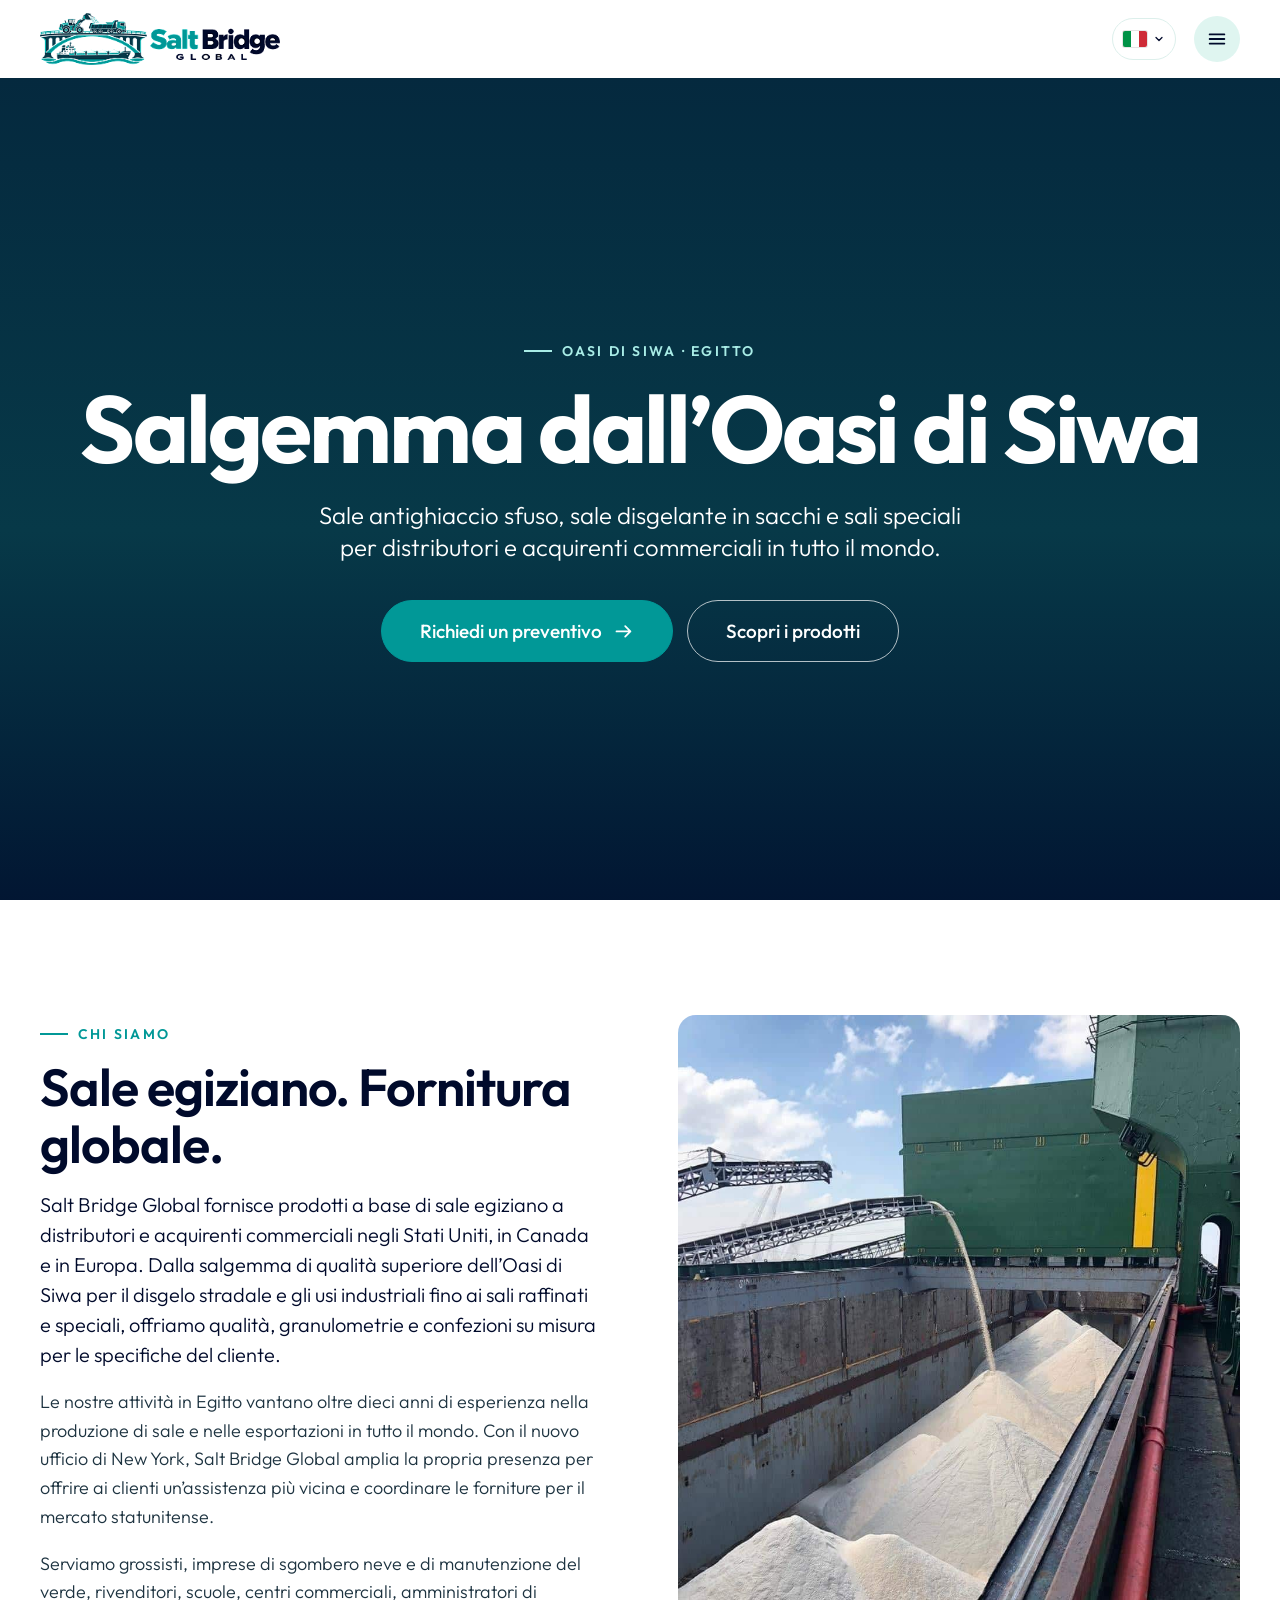
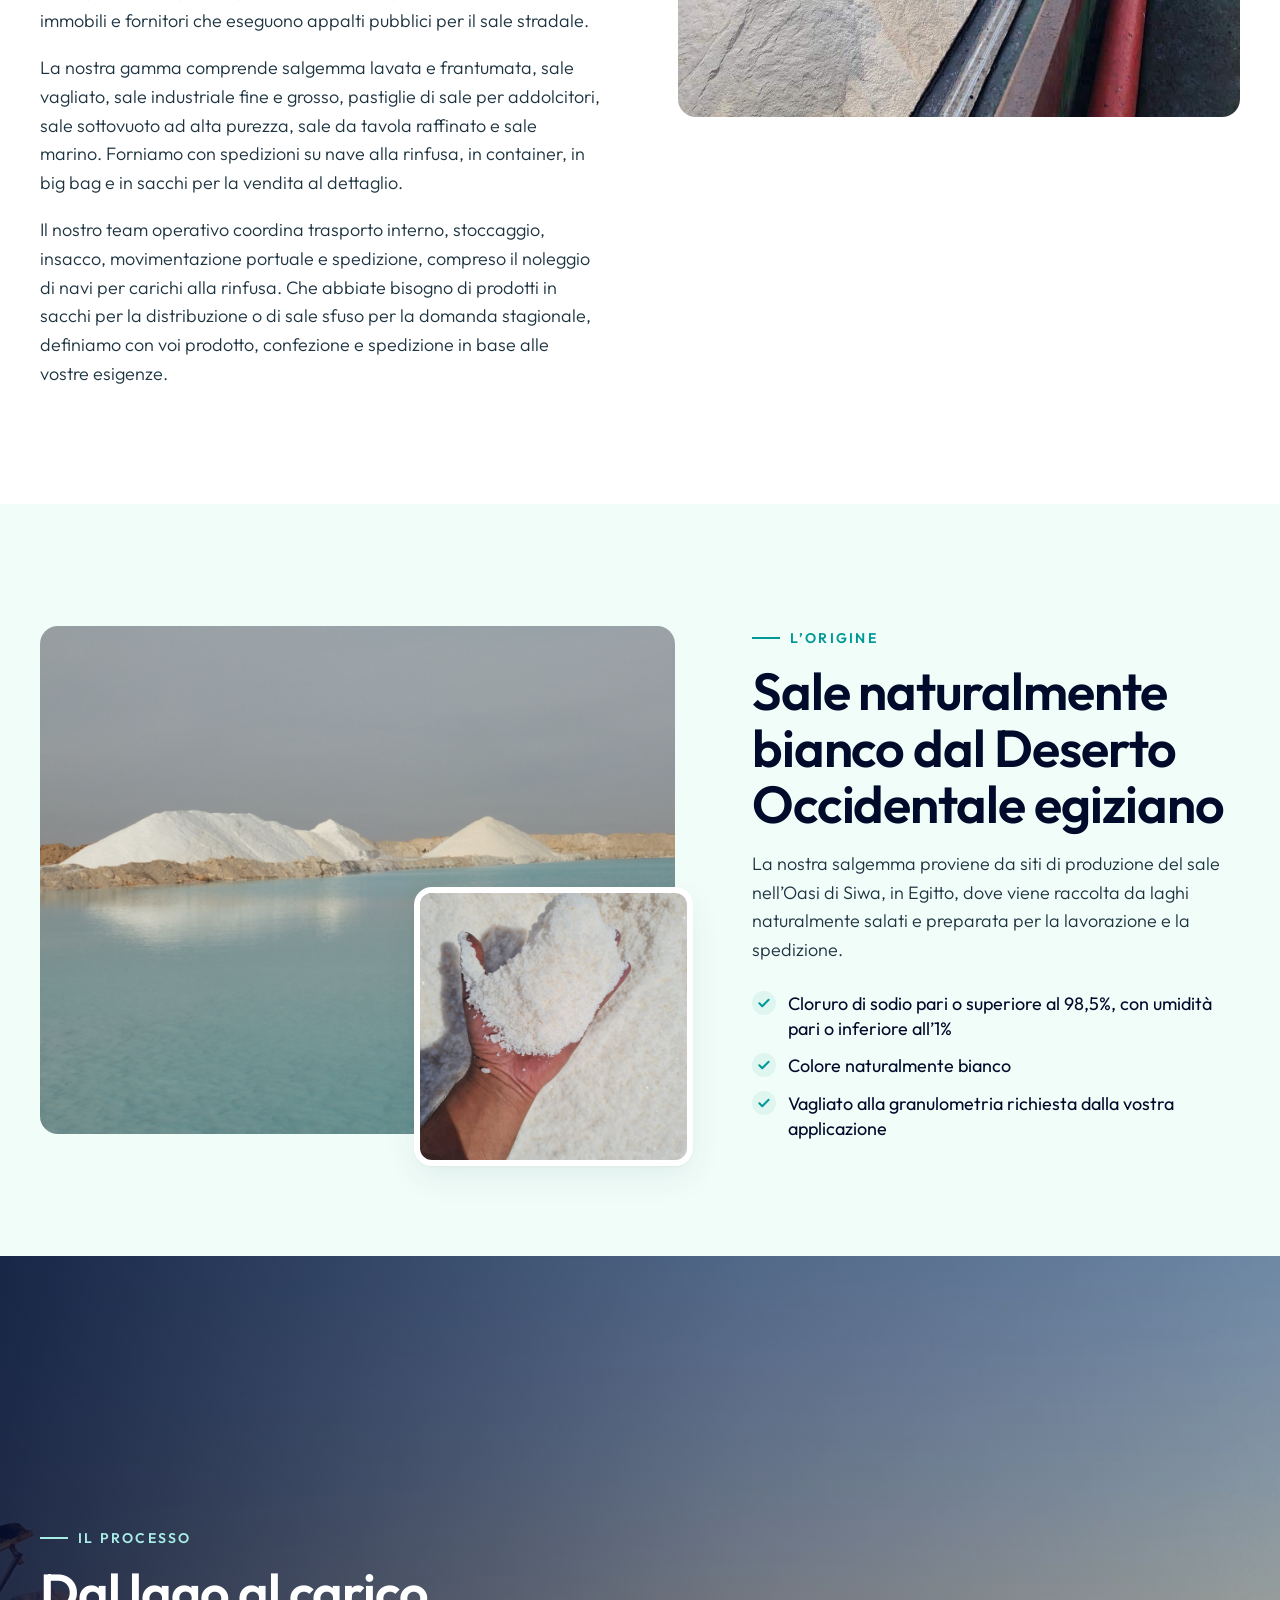
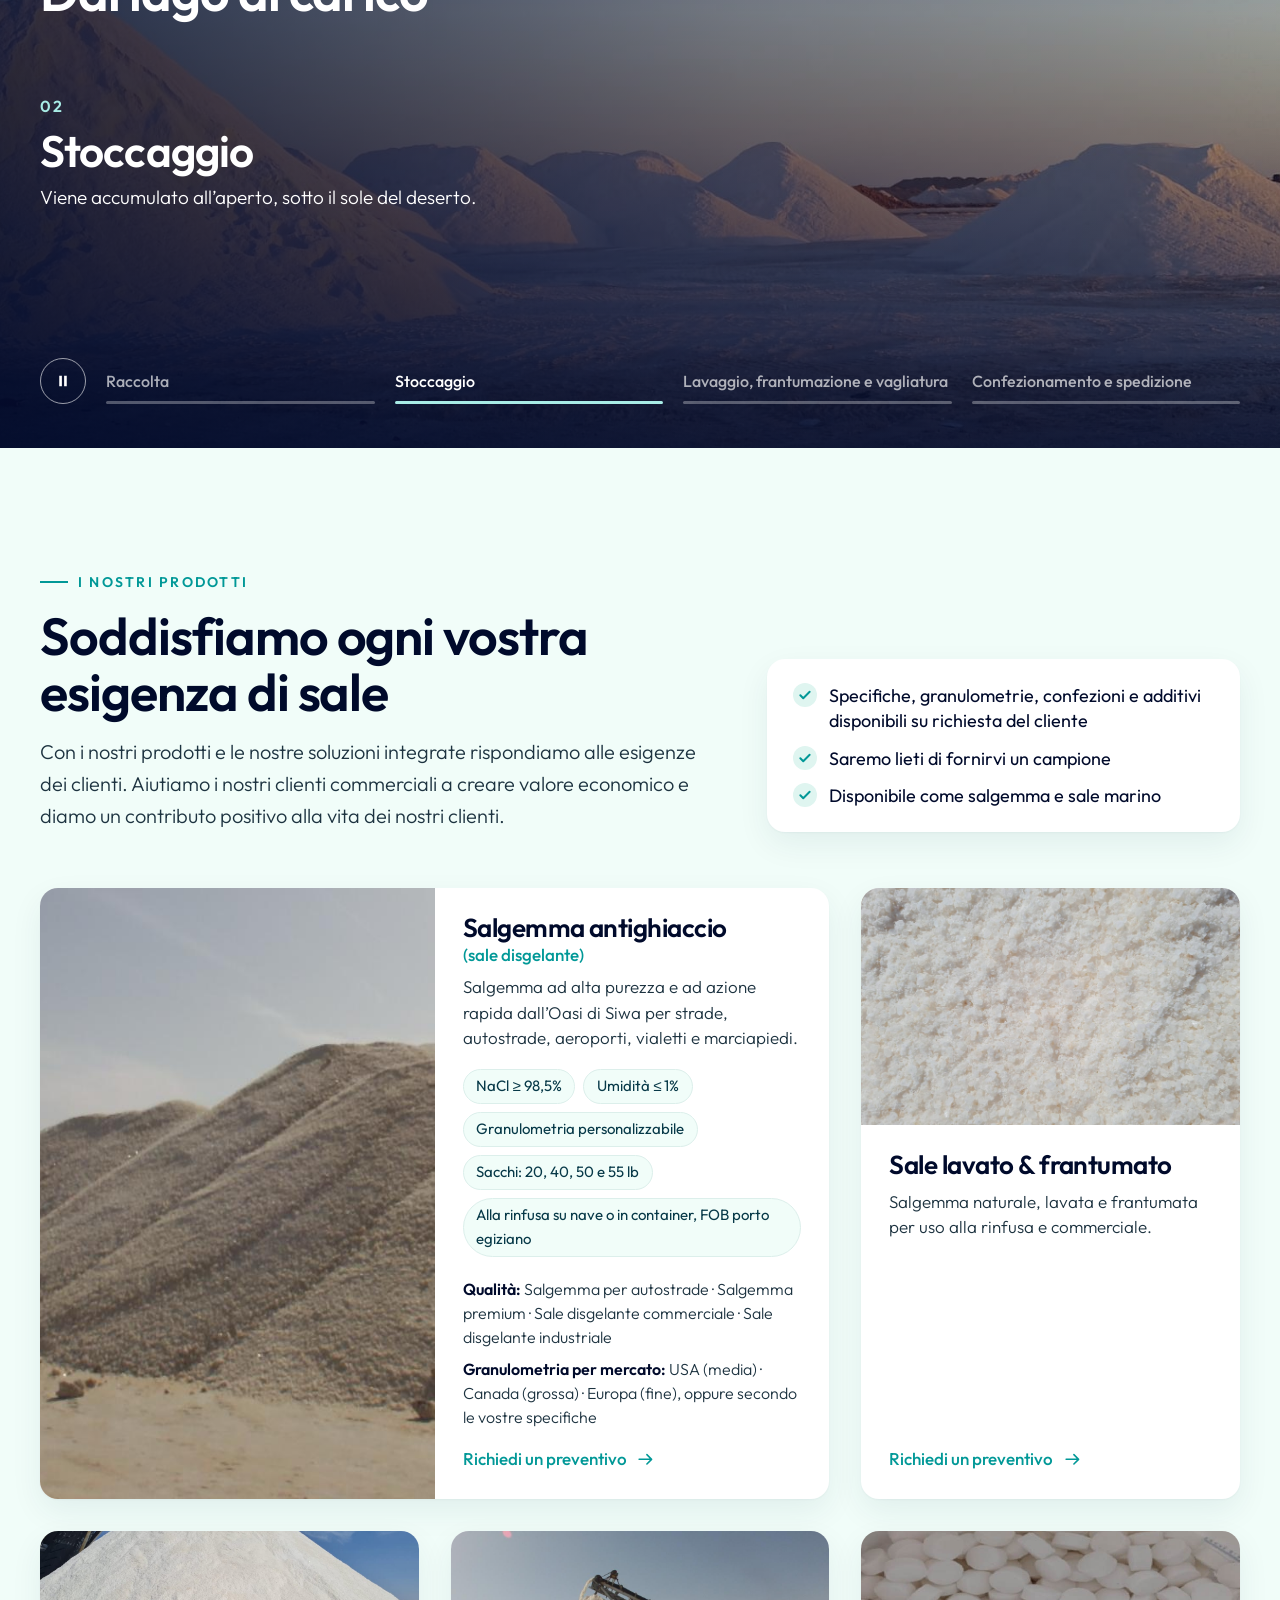
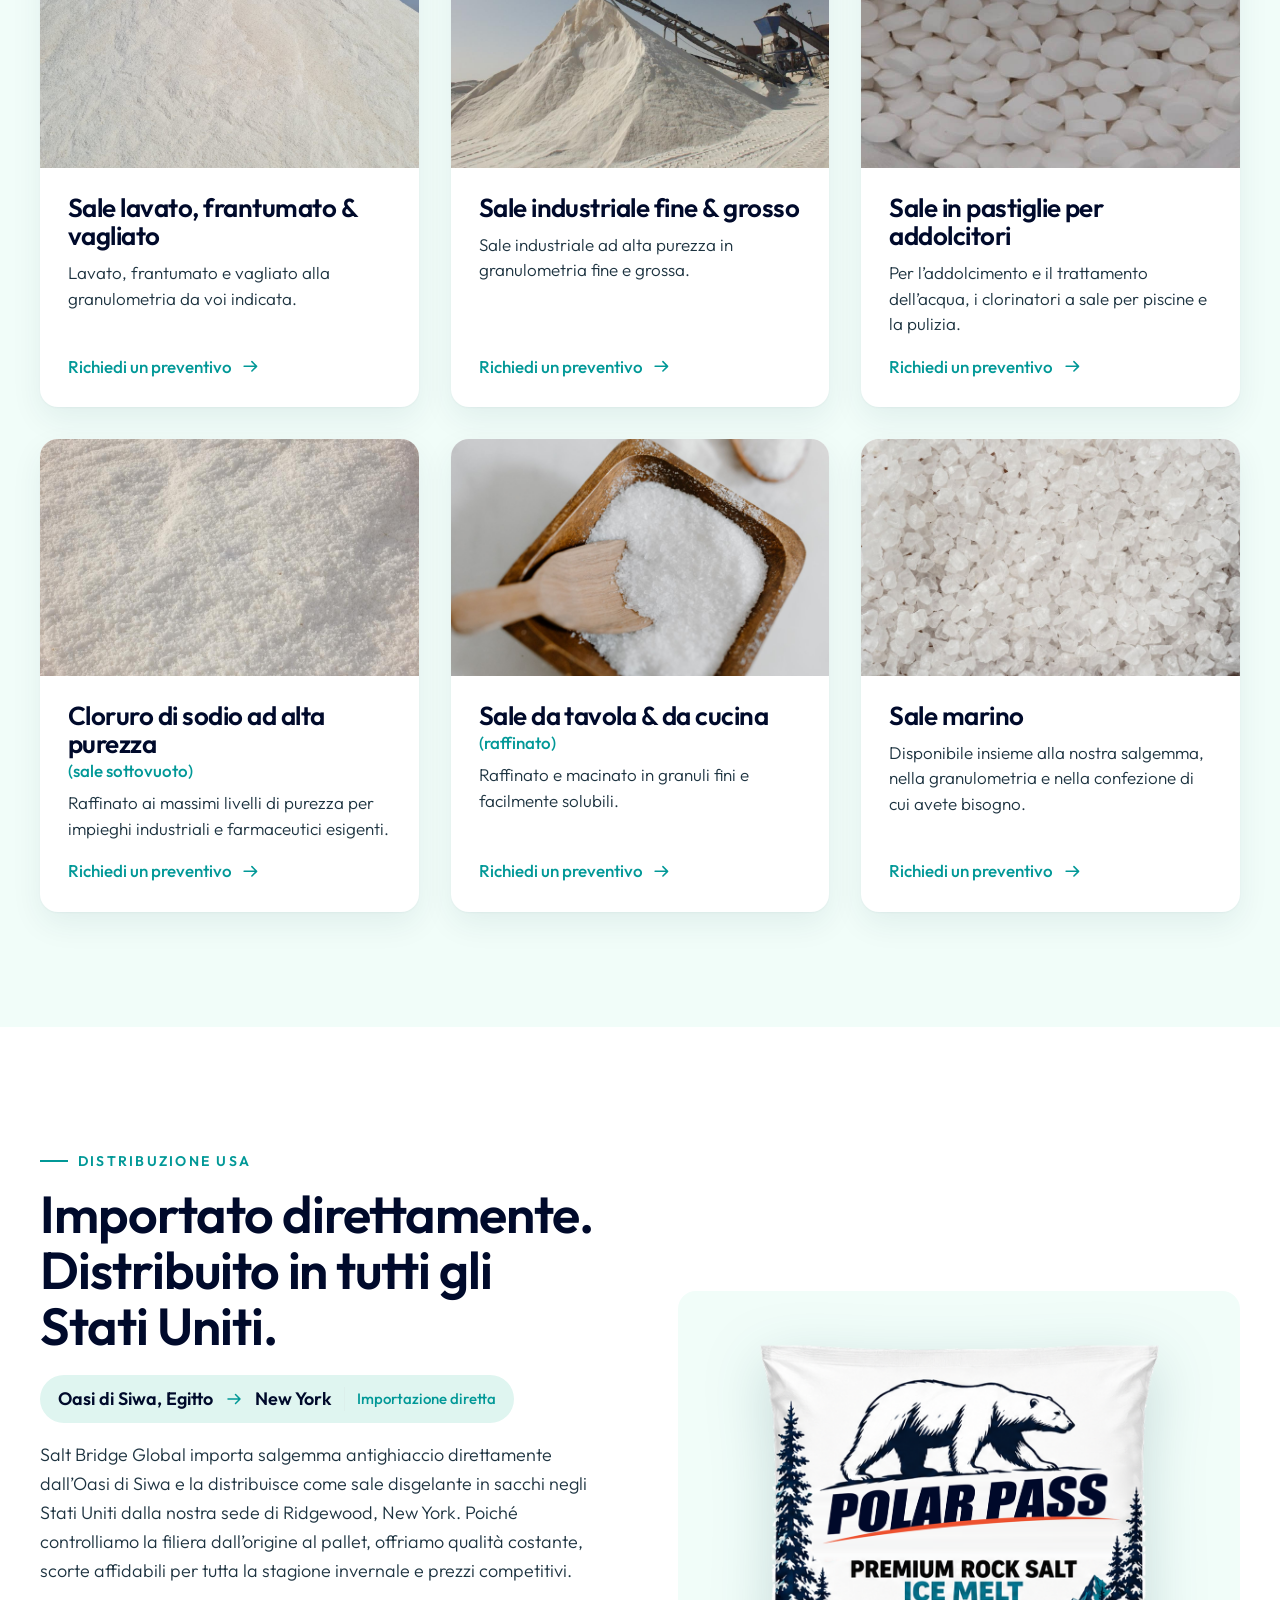
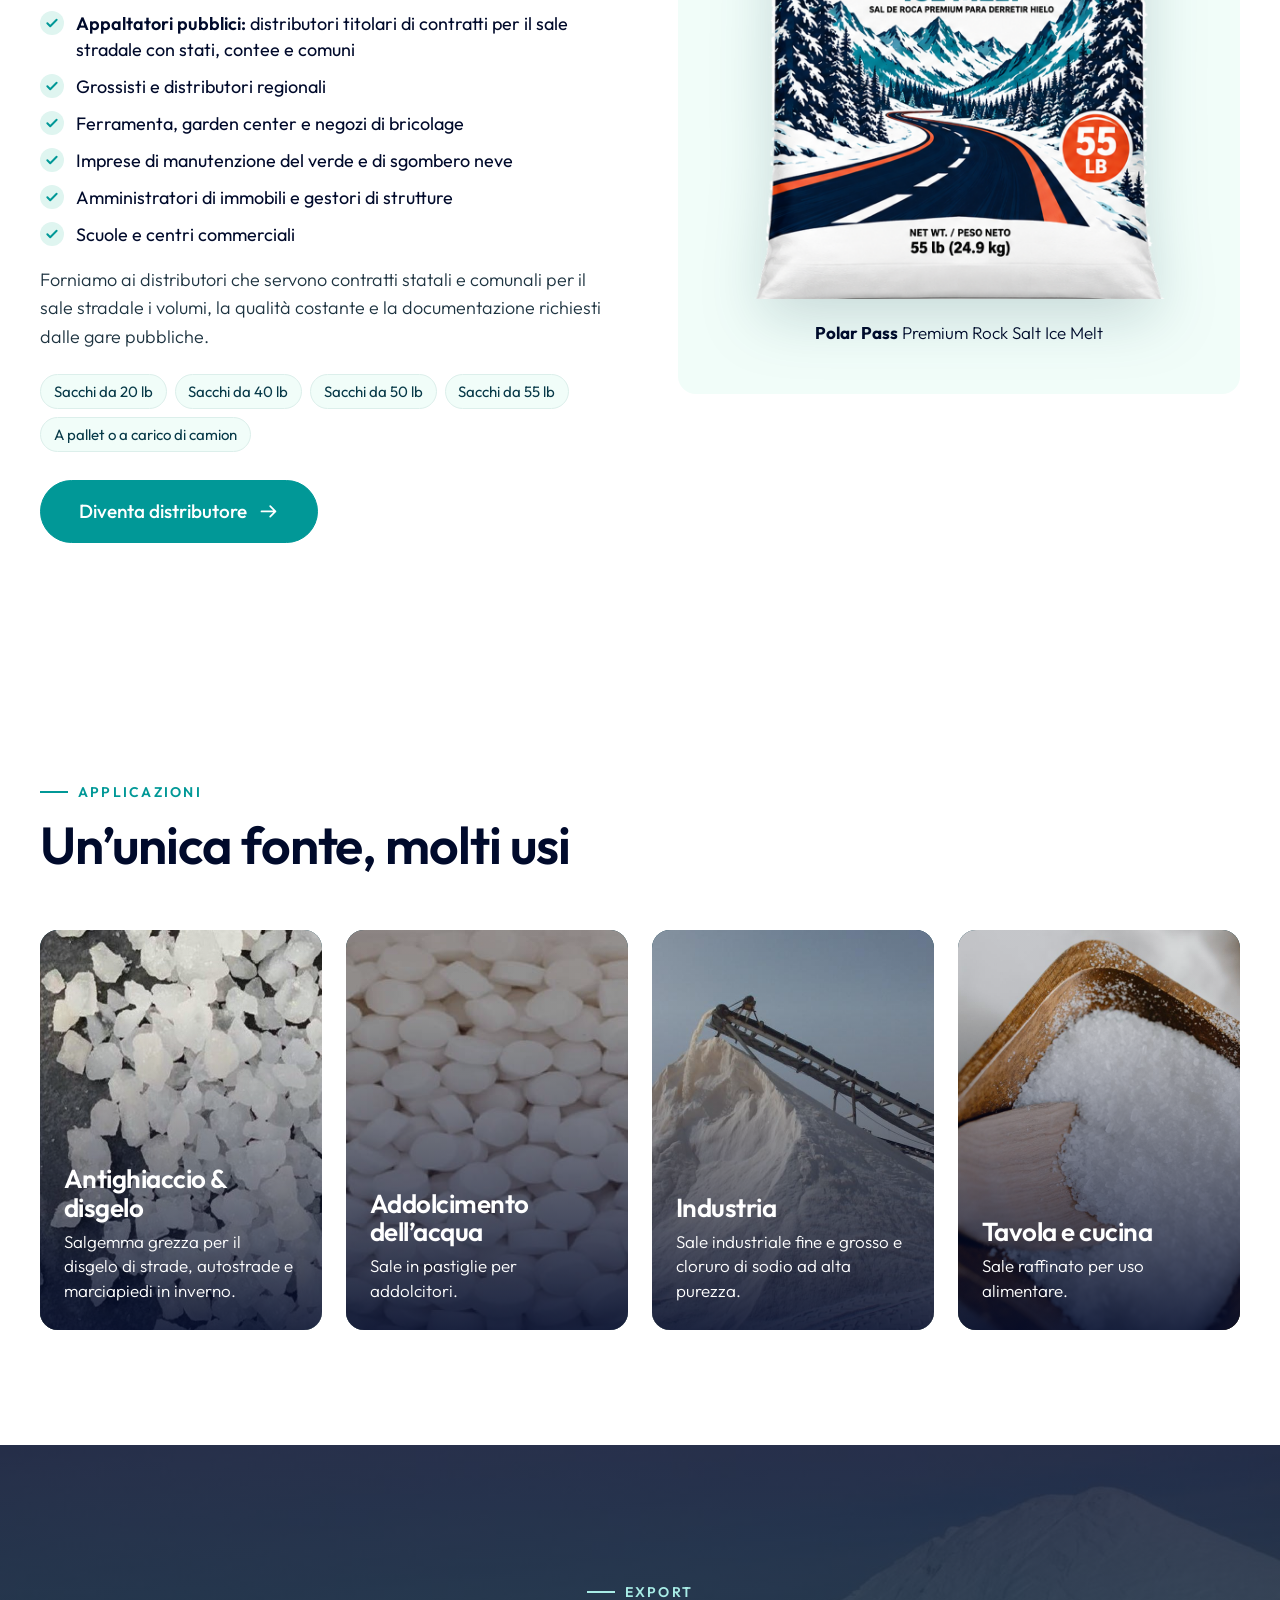
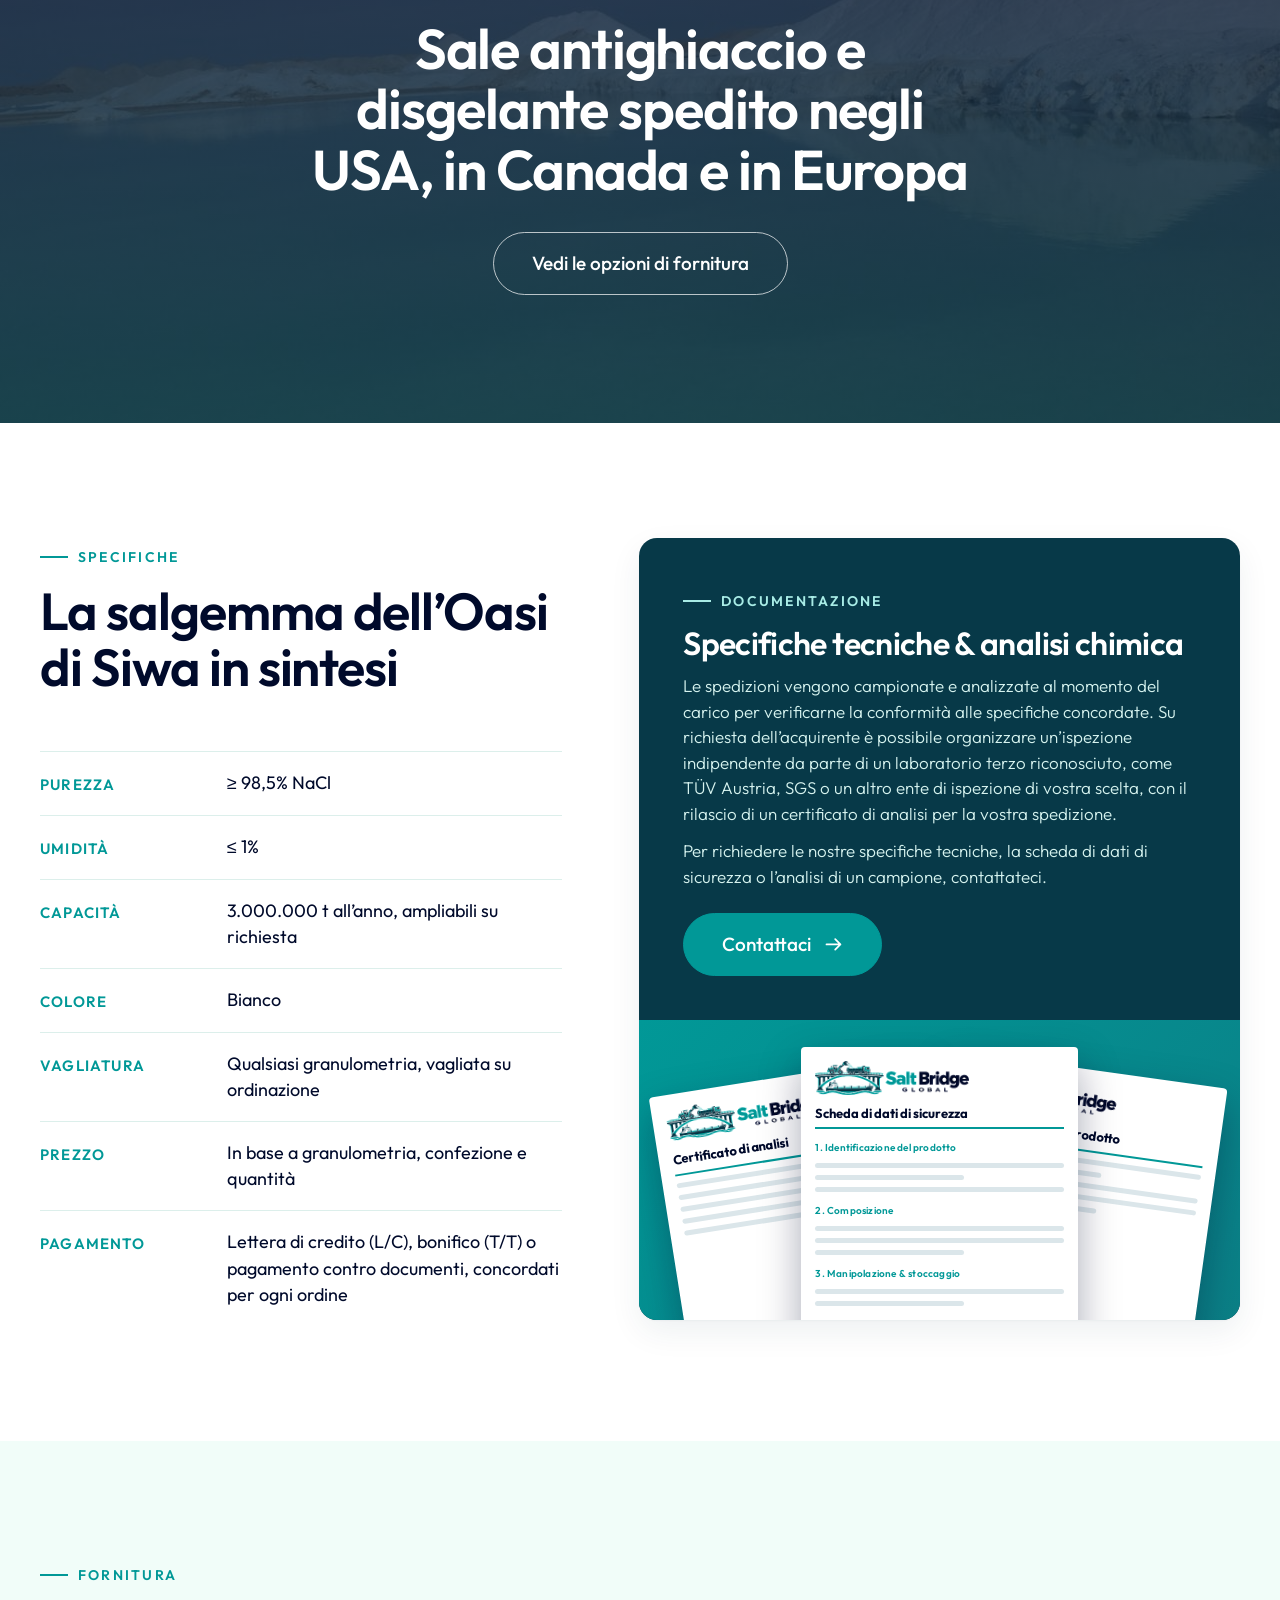
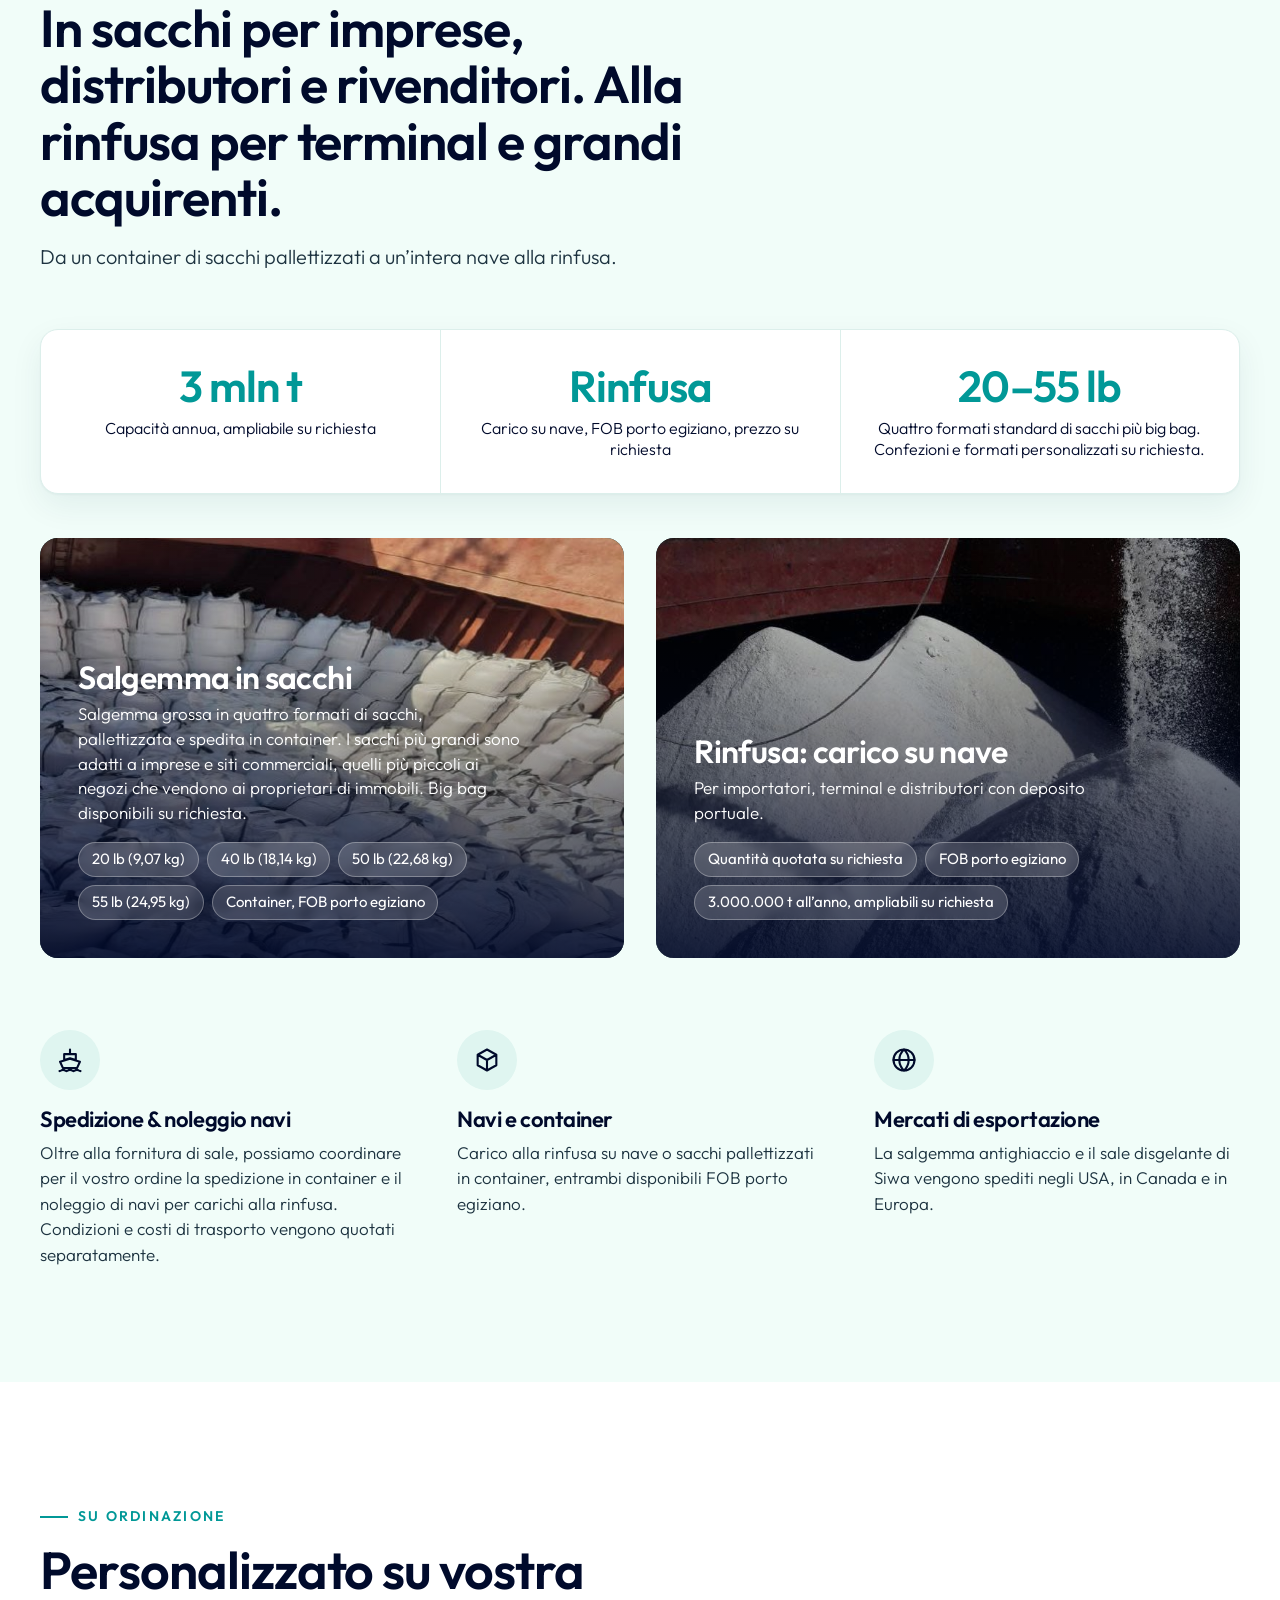
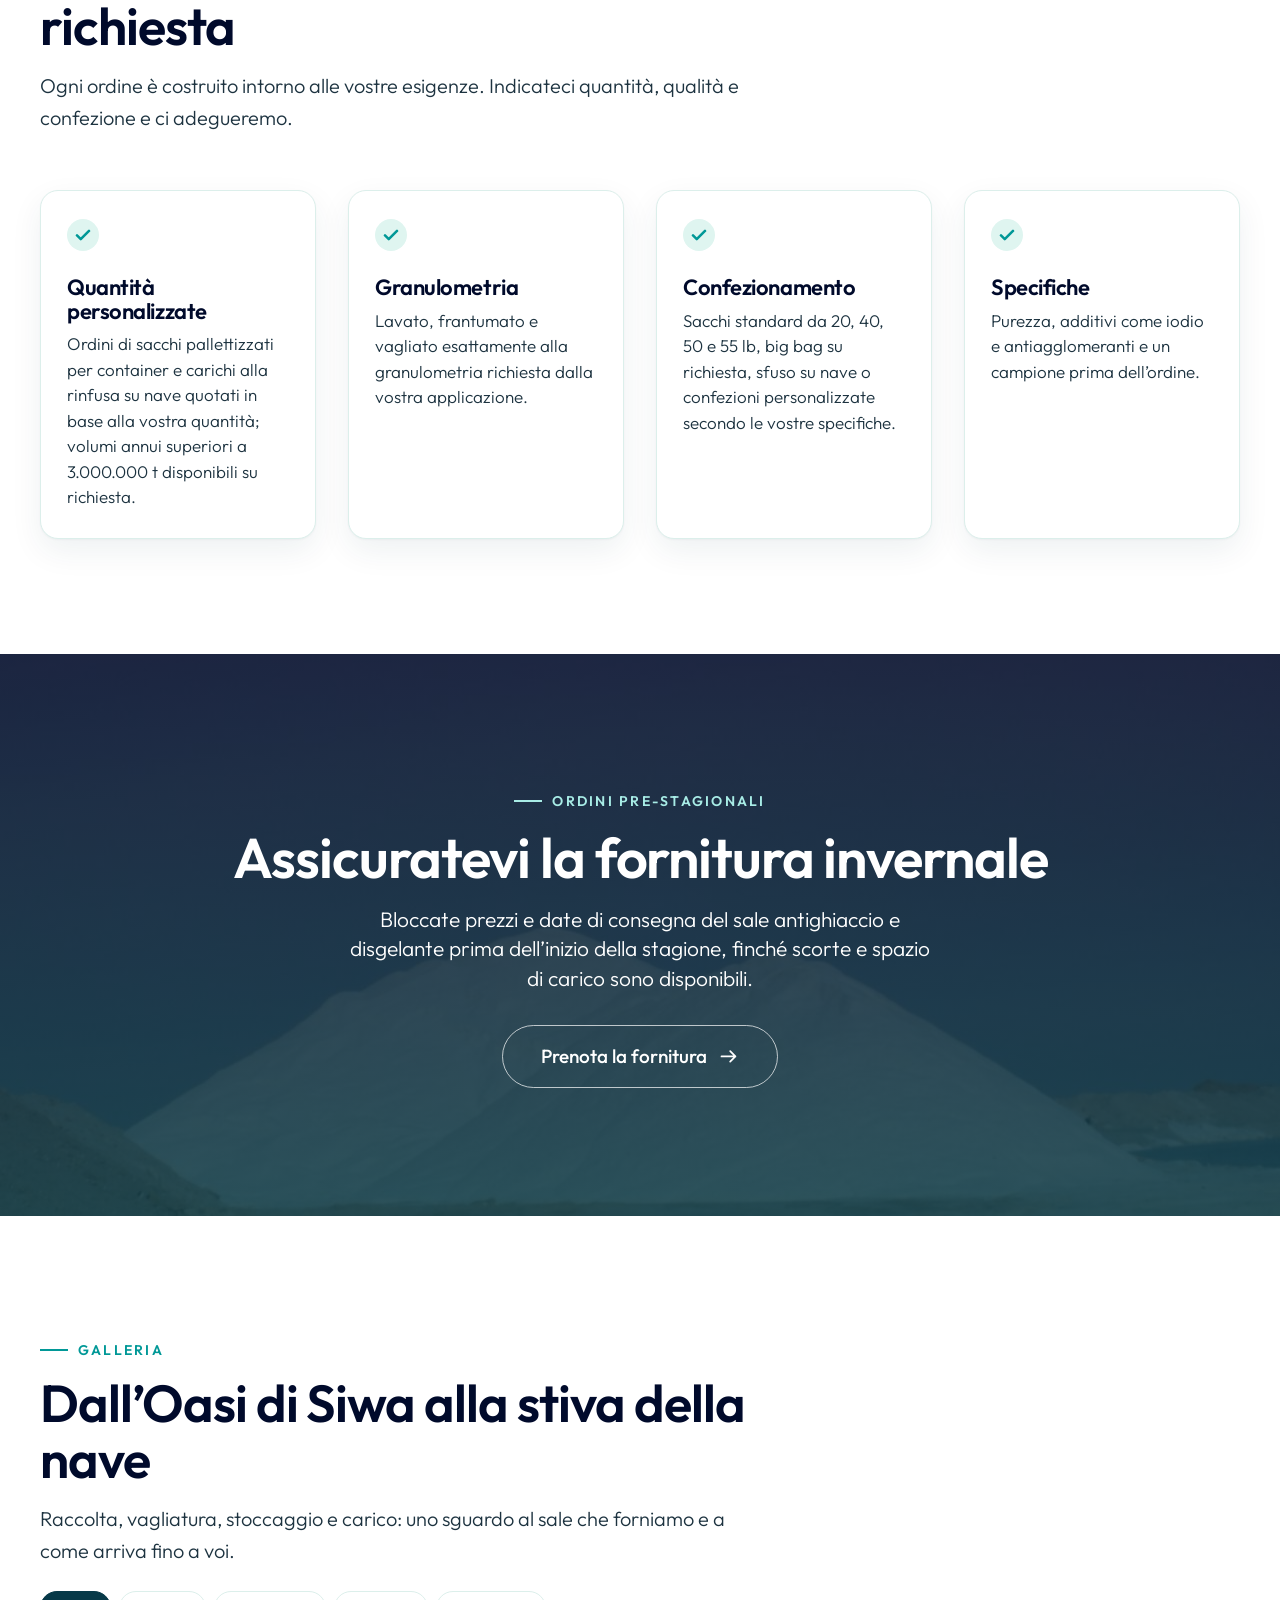
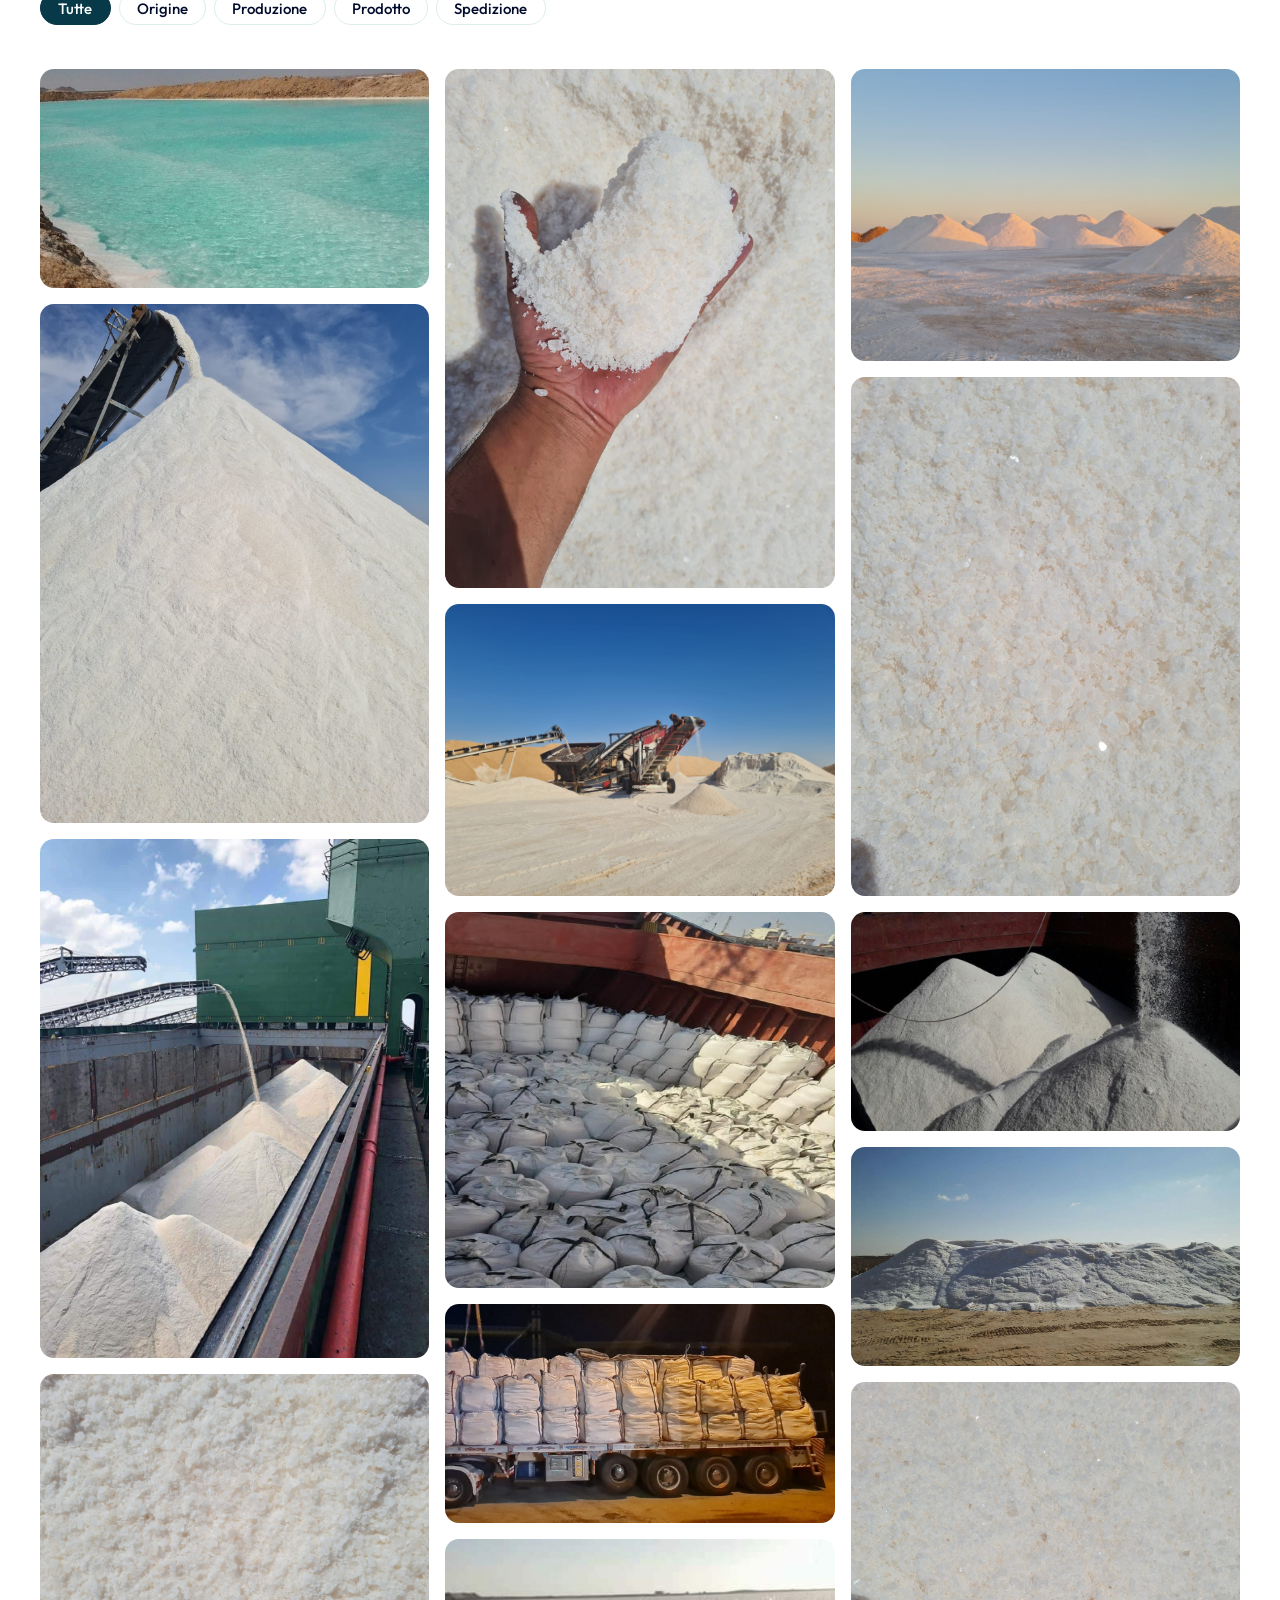
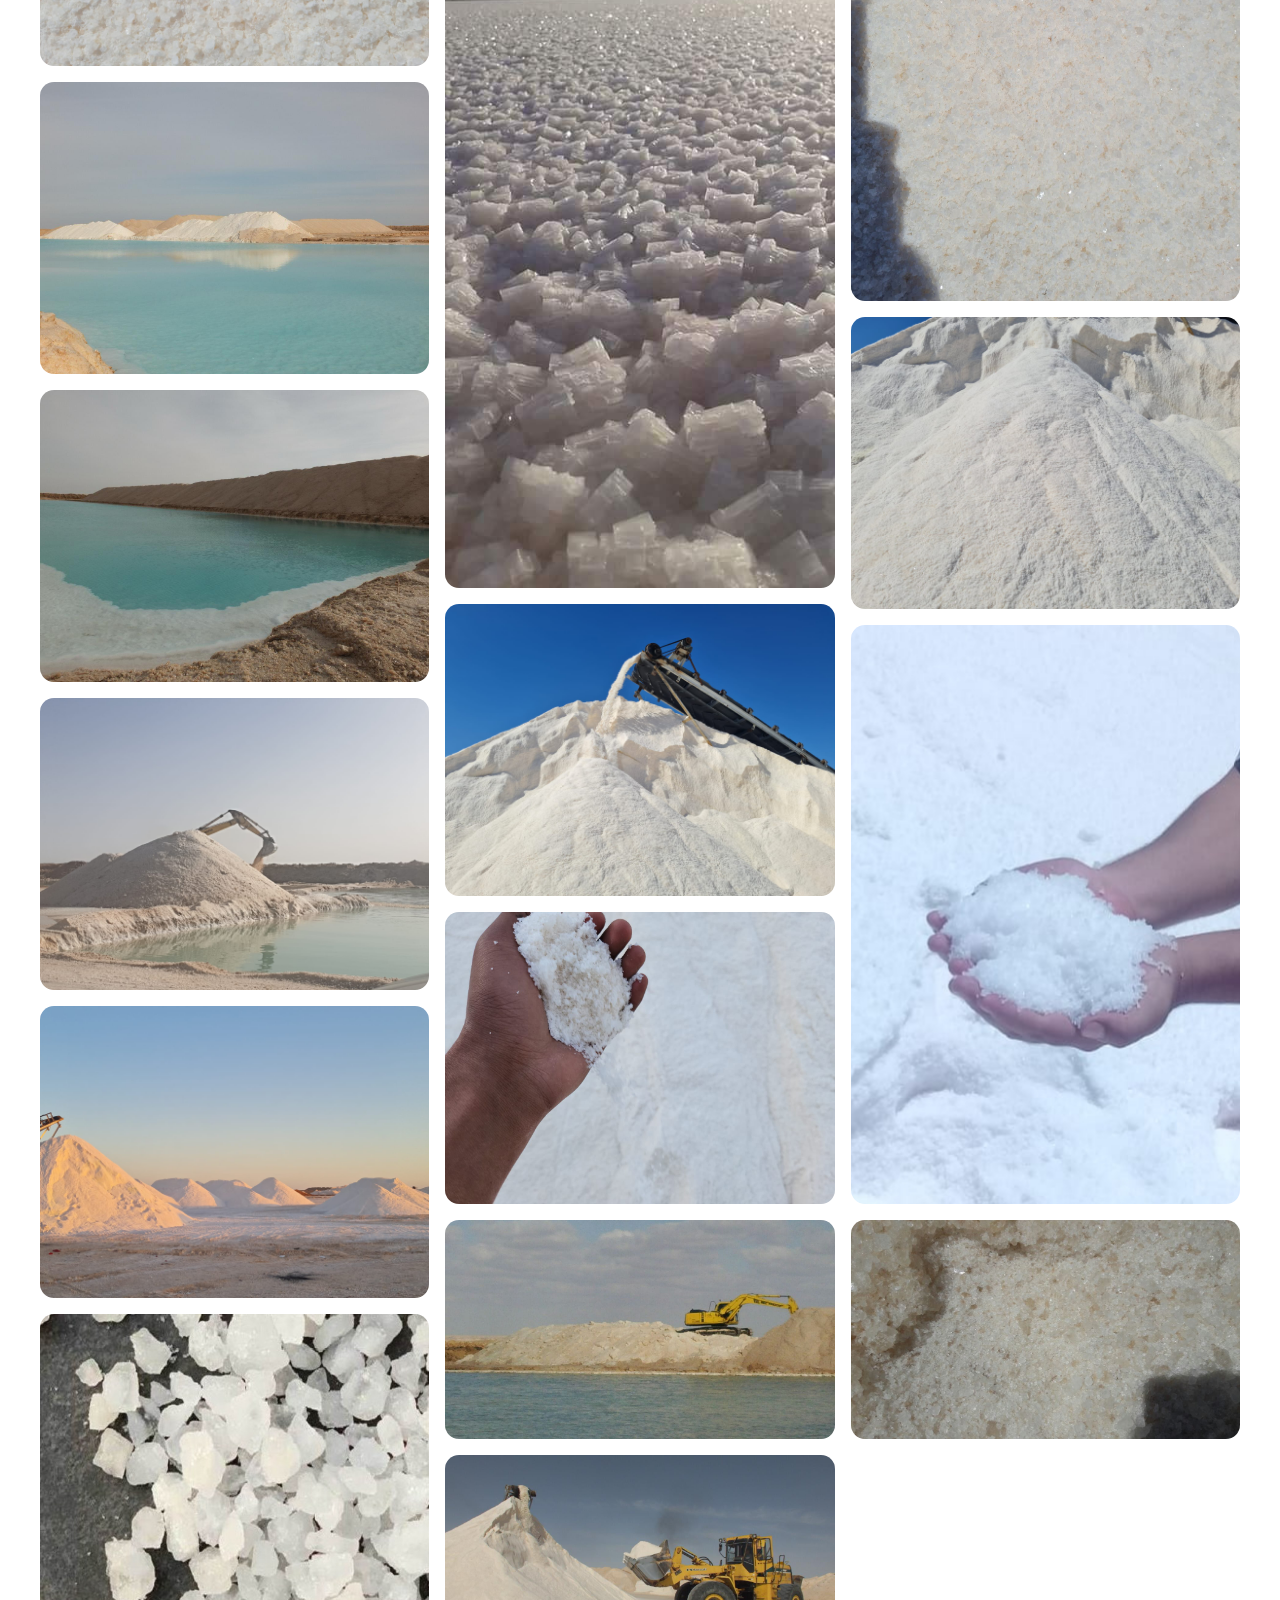
<file: it/index.html>
<!doctype html>
<html lang="it">
<head>
  <meta charset="utf-8">
  <meta name="viewport" content="width=device-width, initial-scale=1">
  <title>Salt Bridge Global — Salgemma antighiaccio &amp; sale disgelante | Oasi di Siwa, Egitto</title>
  <meta name="description" content="Salt Bridge Global fornisce salgemma antighiaccio, sale disgelante e sale in sacchi dall’Oasi di Siwa, in Egitto: sale lavato, frantumato e vagliato, sale industriale, pastiglie di sale per addolcitori, sale sottovuoto e sale da tavola raffinato.">
  <link rel="canonical" href="https://saltbridgeglobal.com/it/">
  <link rel="alternate" hreflang="en" href="https://saltbridgeglobal.com/">
  <link rel="alternate" hreflang="nl" href="https://saltbridgeglobal.com/nl/">
  <link rel="alternate" hreflang="de" href="https://saltbridgeglobal.com/de/">
  <link rel="alternate" hreflang="sv" href="https://saltbridgeglobal.com/sv/">
  <link rel="alternate" hreflang="pl" href="https://saltbridgeglobal.com/pl/">
  <link rel="alternate" hreflang="it" href="https://saltbridgeglobal.com/it/">
  <link rel="alternate" hreflang="cs" href="https://saltbridgeglobal.com/cs/">
  <link rel="alternate" hreflang="es" href="https://saltbridgeglobal.com/es/">
  <link rel="alternate" hreflang="fr" href="https://saltbridgeglobal.com/fr/">
  <link rel="alternate" hreflang="x-default" href="https://saltbridgeglobal.com/">
  <link rel="icon" type="image/png" sizes="32x32" href="../assets/favicon-32.png">
  <link rel="icon" type="image/png" sizes="48x48" href="../assets/favicon-48.png">
  <link rel="icon" type="image/png" sizes="192x192" href="../assets/favicon-192.png">
  <link rel="apple-touch-icon" href="../assets/apple-touch-icon.png">
  <link rel="preconnect" href="https://fonts.googleapis.com">
  <link rel="preconnect" href="https://fonts.gstatic.com" crossorigin>
  <link href="https://fonts.googleapis.com/css2?family=Outfit:wght@300;400;500;600;700&display=swap" rel="stylesheet">
  <link rel="stylesheet" href="../brand-colors.css">
  <style>
    :root {
      /* Outfit is a visual match for the reference lettering, pending approval. */
      --font: "Outfit", var(--salt-font);
      --container: 1200px;
      --gutter: clamp(20px, 4vw, 40px);
      --radius: 18px;
      --header-h: 94px;
      --line: #dcefeb;
      --tint: #dff5f0;
      --body-ink: #1d3340;
      --shadow: 0 1px 2px rgba(7, 57, 72, .04), 0 12px 32px rgba(7, 57, 72, .07);
    }

    *, *::before, *::after { box-sizing: border-box; }
    html { scroll-behavior: smooth; scroll-padding-top: calc(var(--header-h) + 16px); }
    body {
      margin: 0;
      background: var(--salt-white);
      color: var(--body-ink);
      font-family: var(--font);
      font-weight: 300;
      font-size: 1.125rem;
      line-height: 1.6;
      -webkit-font-smoothing: antialiased;
    }
    img, video { display: block; max-width: 100%; }
    a { color: inherit; text-decoration: none; }
    h1, h2, h3 { margin: 0; color: var(--salt-heading); font-weight: 600; letter-spacing: -.02em; line-height: 1.08; }
    p, ul, dl, dd, figure { margin: 0; }
    ul { padding: 0; list-style: none; }
    :focus-visible { outline: 3px solid var(--salt-teal); outline-offset: 3px; border-radius: 6px; }

    .container { width: 100%; max-width: calc(var(--container) + 2 * var(--gutter)); margin-inline: auto; padding-inline: var(--gutter); }
    .section { padding-block: clamp(64px, 9vw, 120px); }
    .section--mint { background: var(--salt-page-bg); }
    .eyebrow { display: inline-flex; align-items: center; gap: 10px; color: var(--salt-teal); font-size: .875rem; font-weight: 600; letter-spacing: .16em; text-transform: uppercase; }
    .eyebrow::before { content: ""; width: 28px; height: 2px; background: currentColor; }
    .section-head { max-width: 720px; margin-bottom: clamp(36px, 5vw, 56px); }
    .section-head h2 { margin-top: 14px; font-size: clamp(2rem, 4.4vw, 3.25rem); }
    .section-head p { margin-top: 16px; font-size: 1.25rem; }

    /* Buttons */
    .btn {
      display: inline-flex; align-items: center; justify-content: center; gap: .6em;
      padding: .85em 1.75em;
      border: 1.5px solid var(--salt-teal); border-radius: 999px;
      background: var(--salt-teal); color: var(--salt-white);
      font: 500 1.0625rem/1.2 var(--font); white-space: nowrap; cursor: pointer;
      transition: background .2s, border-color .2s, color .2s, box-shadow .2s;
    }
    .btn svg { width: 1.1em; height: 1.1em; transition: transform .2s; }
    .btn:hover { background: #017f7e; border-color: #017f7e; box-shadow: 0 8px 20px rgba(1, 152, 151, .28); }
    .btn:hover svg { transform: translateX(3px); }
    .btn--sm { padding: .75em 1.5em; font-size: 1rem; }
    .btn--lg { padding: 1em 2em; font-size: 1.1875rem; }
    .btn--light { background: transparent; border-color: rgba(255, 255, 255, .7); }
    .btn--light:hover { background: var(--salt-white); border-color: var(--salt-white); color: var(--salt-heading); box-shadow: none; }
    .text-link { display: inline-flex; align-items: center; gap: .55em; padding: 0; border: 0; background: none; color: var(--salt-teal); font: 500 1.0625rem/1.2 var(--font); cursor: pointer; }
    .text-link svg { width: 1.1em; height: 1.1em; transition: transform .2s; }
    .text-link:hover { color: var(--salt-deep-blue); }
    .text-link:hover svg { transform: translateX(4px); }

    /* Header: white, so the supplied white-background logo sits cleanly */
    .site-header { position: sticky; top: 0; z-index: 50; height: var(--header-h); background: rgba(255, 255, 255, .94); backdrop-filter: blur(10px); border-bottom: 1px solid transparent; transition: border-color .2s, box-shadow .2s; }
    .site-header.is-stuck { border-color: var(--line); box-shadow: 0 6px 24px rgba(7, 57, 72, .06); }
    .site-header .container { display: flex; align-items: center; justify-content: space-between; gap: 24px; height: 100%; max-width: calc(1600px + 2 * var(--gutter)); }
    .logo { flex: none; display: inline-flex; align-items: center; }
    .logo img { height: 72px; width: auto; }
    .nav { display: flex; align-items: center; gap: clamp(12px, 1vw, 20px); }
    .nav ul { display: flex; gap: clamp(12px, 1vw, 20px); }
    .site-header .nav ul a:not(.btn) { font-size: .9375rem; }
    .nav a, .nav .btn { white-space: nowrap; }
    .nav a:not(.btn) { color: var(--salt-heading); font-size: 1rem; font-weight: 400; padding-block: 6px; border-bottom: 2px solid transparent; transition: color .2s, border-color .2s; }
    .nav a:not(.btn):hover, .nav a.is-current { color: var(--salt-teal); border-color: var(--salt-teal); }
    .nav-toggle { display: none; width: 46px; height: 46px; border: 0; border-radius: 50%; background: var(--tint); color: var(--salt-heading); cursor: pointer; }
    .nav-toggle svg { width: 22px; height: 22px; }
    .site-header .nav { margin-left: auto; }
    /* Language menu */
    .lang { position: relative; flex: none; }
    .lang__btn { display: inline-flex; align-items: center; gap: 6px; height: 42px; padding: 0 10px; border: 1px solid var(--line); border-radius: 999px; background: var(--salt-white); color: var(--salt-heading); font: inherit; font-size: .875rem; font-weight: 600; cursor: pointer; }
    .lang__btn:hover { border-color: var(--salt-teal); }
    .lang__btn > svg { width: 12px; height: 12px; transition: transform .2s; }
    .lang__btn > span { display: none; }
    .site-header .container { gap: 18px; }
    .lang__btn[aria-expanded="true"] > svg { transform: rotate(180deg); }
    .lang img { width: 24px; height: 16px; border-radius: 2px; box-shadow: 0 0 0 1px rgba(0, 0, 0, .1); }
    .lang__menu { position: absolute; right: 0; top: calc(100% + 8px); z-index: 60; min-width: 200px; margin: 0; padding: 6px; list-style: none; background: var(--salt-white); border-radius: 14px; box-shadow: 0 20px 50px rgba(7, 57, 72, .18); }
    .lang__menu[hidden] { display: none; }
    .lang__menu a { display: flex; align-items: center; gap: 12px; padding: 9px 12px; border-radius: 10px; color: var(--salt-heading); text-decoration: none; font-size: .9375rem; }
    .lang__menu a b { width: 24px; font-weight: 600; }
    .lang__menu a:hover, .lang__menu a[aria-current] { background: var(--tint); }
    /* Longer languages: shrink the header in two steps before falling back to the hamburger menu */
    .site-header.is-tight .container { gap: 14px; }
    .site-header.is-tight .logo img { height: 60px; }
    .site-header.is-tight .nav, .site-header.is-tight .nav ul { gap: 12px; }
    .site-header.is-tight .nav ul a:not(.btn) { font-size: .875rem; }
    .site-header.is-tight .nav .btn--sm { padding: .65em 1.1em; font-size: .9375rem; }
    .site-header.is-tighter .container { gap: 10px; }
    .site-header.is-tighter .logo img { height: 50px; }
    .site-header.is-tighter .nav, .site-header.is-tighter .nav ul { gap: 9px; }
    .site-header.is-tighter .nav ul a:not(.btn) { font-size: .8125rem; }
    .site-header.is-tighter .nav .btn--sm { padding: .6em .95em; font-size: .875rem; }
    /* Hamburger menu when the links still do not fit on one line */
    .site-header.is-compact .logo img { height: 52px; }
    .site-header.is-compact .nav-toggle { display: grid; place-items: center; }
    .site-header.is-compact .nav { display: none; position: absolute; top: calc(100% + 8px); left: var(--gutter); right: var(--gutter); flex-direction: column; align-items: stretch; gap: 16px; padding: 20px; background: var(--salt-white); border-radius: var(--radius); box-shadow: 0 20px 50px rgba(7, 57, 72, .18); }
    .site-header.is-compact .nav.is-open { display: flex; }
    .site-header.is-compact .nav ul { flex-direction: column; gap: 4px; }
    .site-header.is-compact .nav ul a:not(.btn) { display: block; padding: 10px 4px; font-size: 1.125rem; }
    .site-header.is-compact .lang { margin-left: auto; }
    .site-header.is-compact .nav-toggle { order: 3; }

    /* Hero: full-screen media with centred title */
    .hero { position: relative; display: grid; min-height: min(calc(100vh - var(--header-h)), 1000px); min-height: min(calc(100svh - var(--header-h)), 1000px); overflow: hidden; background: var(--salt-deep-blue); color: var(--salt-white); }
    .hero__media, .hero__media > * { position: absolute; inset: 0; width: 100%; height: 100%; object-fit: cover; }
    /* Negative first delay so the first photo is already visible on load */
    .hero__media img { opacity: 0; animation: hero-slide 28s -1.5s infinite; }
    .hero__media img:nth-child(2) { animation-delay: 5.5s; }
    .hero__media img:nth-child(3) { animation-delay: 12.5s; }
    .hero__media img:nth-child(4) { animation-delay: 19.5s; }
    @keyframes hero-slide {
      0% { opacity: 0; transform: scale(1.02); }
      5%, 25% { opacity: 1; }
      32%, 100% { opacity: 0; transform: scale(1.1); }
    }
    .hero::after { content: ""; position: absolute; inset: 0; background: linear-gradient(180deg, rgba(0, 10, 43, .34) 0%, rgba(7, 57, 72, .38) 55%, rgba(0, 10, 43, .74) 100%); }
    .hero__inner { position: relative; z-index: 1; display: flex; flex-direction: column; align-items: center; justify-content: center; text-align: center; padding-block: 72px 48px; }
    .hero .eyebrow { color: #a8ece6; }
    .hero h1 { margin-top: 20px; max-width: 13em; color: var(--salt-white); font-size: clamp(2.75rem, 7.4vw, 6rem); font-weight: 700; letter-spacing: -.03em; line-height: .98; text-wrap: balance; }
    .hero__lede { margin-top: 24px; max-width: 30em; font-size: clamp(1.1875rem, 2vw, 1.5rem); line-height: 1.35; text-wrap: balance; }
    .hero__actions { display: flex; flex-wrap: wrap; justify-content: center; gap: 14px; margin-top: 36px; }
    .stats { display: grid; grid-template-columns: repeat(3, 1fr); margin-bottom: clamp(28px, 4vw, 44px); background: var(--salt-white); border: 1px solid var(--line); border-radius: var(--radius); box-shadow: var(--shadow); text-align: center; }
    .stats > div { padding: clamp(22px, 3vw, 32px) 20px; }
    .stats > div + div { border-left: 1px solid var(--line); }
    .stats dt { color: var(--salt-teal); font-size: clamp(1.75rem, 3.4vw, 2.75rem); font-weight: 600; letter-spacing: -.02em; line-height: 1.1; }
    .stats dd { margin-top: 8px; color: var(--salt-heading); font-size: 1rem; line-height: 1.35; }

    /* Source */
    .split { display: grid; grid-template-columns: 1fr 1fr; align-items: center; gap: clamp(32px, 6vw, 88px); }
    .split__media { position: relative; }
    #source .split { grid-template-columns: 1.3fr 1fr; }
    #source .split__media > img:first-child { aspect-ratio: 5 / 4; }
    .split__media img { width: 100%; aspect-ratio: 4 / 3; object-fit: cover; border-radius: var(--radius); }
    .split__media img + img { position: absolute; right: -18px; bottom: -32px; width: 44%; aspect-ratio: 1; border: 6px solid var(--salt-white); box-shadow: var(--shadow); }
    .split h2 { margin-top: 14px; font-size: clamp(2rem, 4.4vw, 3.25rem); }
    .split p { margin-top: 18px; }
    .split .tags { margin: 22px 0 0; }
    .about { align-items: start; }
    .about .about__lead { font-size: 1.25rem; line-height: 1.5; color: var(--salt-heading); }
    .about .split__media img { aspect-ratio: 4 / 5; }
    .split .route { display: inline-flex; flex-wrap: wrap; align-items: center; gap: 10px 12px; margin-top: 20px; padding: 10px 18px; border-radius: 999px; background: var(--tint); color: var(--salt-heading); font-weight: 600; }
    .route svg { width: 18px; height: 18px; color: var(--salt-teal); }
    .route em { padding-left: 12px; border-left: 1px solid var(--line); color: var(--salt-teal); font-style: normal; font-weight: 500; font-size: .9375rem; }
    .split__media--product { margin: 0; padding: clamp(24px, 4vw, 48px); background: var(--salt-page-bg); border-radius: var(--radius); text-align: center; }
    .split__media--product img { width: auto; max-width: 100%; max-height: 560px; aspect-ratio: auto; margin-inline: auto; object-fit: contain; border-radius: 0; filter: drop-shadow(0 18px 30px rgba(7, 57, 72, .18)); }
    .split__media--product figcaption { margin-top: 20px; color: var(--salt-heading); font-size: 1.0625rem; }
    .split .btn { margin-top: 28px; }
    .checks strong { font-weight: 600; }
    .checks { display: grid; gap: 12px; margin-top: 26px; }
    .checks li { display: flex; gap: 12px; align-items: flex-start; color: var(--salt-heading); font-weight: 400; line-height: 1.4; }
    .checks svg { flex: none; width: 24px; height: 24px; padding: 5px; border-radius: 50%; background: var(--tint); color: var(--salt-teal); }

    /* Process reel: photo sequence that plays like a film, one step at a time */
    .reel { position: relative; display: grid; align-items: end; min-height: clamp(580px, 88vh, 860px); overflow: hidden; background: var(--salt-deep-blue); color: var(--salt-white); }
    .reel__slides img { position: absolute; inset: 0; width: 100%; height: 100%; object-fit: cover; opacity: 0; transition: opacity 1.2s ease, transform 9s linear; }
    .reel__slides img.is-active { opacity: 1; transform: scale(1.08); }
    .reel::after { content: ""; position: absolute; inset: 0; background: linear-gradient(90deg, rgba(0, 10, 43, .8) 0%, rgba(0, 10, 43, .34) 58%, rgba(0, 10, 43, .12) 100%), linear-gradient(180deg, rgba(0, 10, 43, .1) 45%, rgba(0, 10, 43, .82) 100%); }
    .reel__inner { position: relative; z-index: 1; padding-block: clamp(56px, 8vw, 96px) clamp(28px, 4vw, 44px); }
    .reel .eyebrow { color: #a8ece6; }
    .reel h2 { margin-top: 14px; color: var(--salt-white); font-size: clamp(2rem, 4.4vw, 3.25rem); }
    .reel__panels { display: grid; max-width: 30em; margin-top: clamp(32px, 6vw, 72px); }
    .reel__panel + .reel__panel { margin-top: 28px; }
    .js .reel__panel { grid-area: 1 / 1; margin: 0; opacity: 0; visibility: hidden; transform: translateY(14px); transition: opacity .6s ease, transform .6s ease, visibility .6s; }
    .js .reel__panel.is-active { opacity: 1; visibility: visible; transform: none; }
    .reel__panel span { color: #a8ece6; font-size: 1rem; font-weight: 600; letter-spacing: .14em; }
    .reel__panel h3 { margin-top: 6px; color: var(--salt-white); font-size: clamp(1.75rem, 3.6vw, 2.75rem); }
    .reel__panel p { margin-top: 10px; font-size: 1.1875rem; line-height: 1.45; }
    .reel__nav { display: none; align-items: flex-end; gap: clamp(10px, 1.6vw, 20px); margin-top: clamp(28px, 4vw, 44px); }
    .js .reel__nav { display: flex; }
    .reel__toggle { flex: none; display: grid; place-items: center; width: 46px; height: 46px; border: 1.5px solid rgba(255, 255, 255, .6); border-radius: 50%; background: transparent; color: var(--salt-white); cursor: pointer; transition: background .2s, color .2s; }
    .reel__toggle:hover { background: var(--salt-white); color: var(--salt-heading); }
    .reel__toggle svg { width: 18px; height: 18px; }
    .reel__toggle svg + svg, .reel.is-paused .reel__toggle svg:first-child { display: none; }
    .reel.is-paused .reel__toggle svg + svg { display: block; }
    .reel__step { flex: 1; display: grid; gap: 10px; padding: 0; border: 0; background: none; color: rgba(255, 255, 255, .66); font: 500 1rem/1.2 var(--font); text-align: left; cursor: pointer; transition: color .2s; }
    .reel__step:hover, .reel__step.is-active { color: var(--salt-white); }
    .reel__step i { display: block; height: 3px; border-radius: 3px; background: rgba(255, 255, 255, .3); overflow: hidden; }
    .reel__step i::after { content: ""; display: block; width: 0; height: 100%; background: #a8ece6; }
    .reel__step.is-active i::after { animation: reel-progress 6s linear forwards; }
    .reel.is-paused .reel__step i::after, .reel.is-offscreen .reel__step i::after { animation-play-state: paused; }
    @keyframes reel-progress { to { width: 100%; } }

    /* Products */
    .cards { display: grid; grid-template-columns: repeat(3, 1fr); gap: clamp(20px, 2.6vw, 32px); }
    .card { display: flex; flex-direction: column; background: var(--salt-white); border-radius: var(--radius); overflow: hidden; box-shadow: var(--shadow); transition: transform .25s, box-shadow .25s; }
    .card:hover { transform: translateY(-4px); box-shadow: 0 2px 4px rgba(7, 57, 72, .05), 0 22px 48px rgba(7, 57, 72, .13); }
    .card > img { width: 100%; aspect-ratio: 16 / 10; object-fit: cover; }
    .card__body { display: flex; flex-direction: column; flex: 1; padding: 26px 28px 30px; }
    .card h3 { font-size: 1.625rem; }
    .card p { margin-top: 10px; font-size: 1.0625rem; line-height: 1.5; }
    .tags { display: flex; flex-wrap: wrap; gap: 8px; margin: 18px 0 24px; }
    .tags li { padding: .3em .85em; border-radius: 999px; background: var(--salt-page-bg); border: 1px solid var(--line); color: var(--salt-deep-blue); font-size: .9375rem; font-weight: 400; }
    .card .text-link { margin-top: auto; align-self: flex-start; }

    .products-intro { display: grid; grid-template-columns: 1.4fr 1fr; gap: clamp(24px, 5vw, 72px); align-items: end; margin-bottom: clamp(36px, 5vw, 56px); }
    .products-intro .section-head { margin-bottom: 0; }
    .products-intro .checks { margin-top: 0; padding: 24px 26px; background: var(--salt-white); border-radius: var(--radius); box-shadow: var(--shadow); }
    .card h3 span { display: block; margin-top: 4px; color: var(--salt-teal); font-size: 1.0625rem; font-weight: 500; letter-spacing: 0; }
    .card h3 + .text-link { padding-top: 20px; }
    .card .tags { margin-bottom: 20px; }
    .card .card__meta { margin-top: 0; font-size: 1rem; }
    .card .card__meta + .card__meta { margin-top: 8px; }
    .card__meta strong { color: var(--salt-heading); font-weight: 600; }
    .card p + .text-link { padding-top: 20px; }
    .card--wide { grid-column: span 2; flex-direction: row; }
    .card--wide > img { width: 50%; aspect-ratio: auto; }
    .custom { display: grid; grid-template-columns: repeat(4, 1fr); gap: clamp(20px, 2.6vw, 32px); }
    .custom > div { padding: 28px 26px; background: var(--salt-white); border: 1px solid var(--line); border-radius: var(--radius); box-shadow: var(--shadow); }
    .custom svg { width: 32px; height: 32px; padding: 7px; border-radius: 50%; background: var(--tint); color: var(--salt-teal); }
    .custom h3 { margin-top: 16px; font-size: 1.375rem; }
    .custom p { margin-top: 8px; font-size: 1.0625rem; line-height: 1.5; }

    /* Applications */
    .tiles { display: grid; grid-template-columns: repeat(4, 1fr); gap: clamp(16px, 2vw, 24px); }
    .tiles .panel { min-height: 400px; padding: 26px 24px; }
    .tiles .panel h3 { font-size: 1.625rem; }

    /* Specifications */
    .specs { display: grid; grid-template-columns: 1fr 1.15fr; gap: clamp(32px, 6vw, 80px); align-items: start; }
    .spec-facts { display: grid; gap: 0; margin-top: 8px; }
    .spec-facts > div { display: grid; grid-template-columns: 9.5em 1fr; gap: 16px; padding-block: 18px; border-top: 1px solid var(--line); }
    .spec-facts dt { color: var(--salt-teal); font-size: .9375rem; font-weight: 600; letter-spacing: .08em; text-transform: uppercase; padding-top: .2em; }
    .spec-facts dd { color: var(--salt-heading); font-weight: 400; line-height: 1.45; }
    .docs { display: grid; grid-template-rows: auto 1fr; overflow: hidden; border-radius: var(--radius); background: var(--salt-deep-blue); box-shadow: var(--shadow); }
    .docs__text { padding: clamp(28px, 4vw, 44px); color: #d6f3ef; }
    .docs__text .eyebrow { color: #a8ece6; }
    .docs__text h3 { margin-top: 12px; color: var(--salt-white); font-size: clamp(1.5rem, 2.6vw, 2rem); line-height: 1.15; }
    .docs__text p { margin-top: 12px; font-size: 1.0625rem; line-height: 1.5; }
    .docs__text .btn { margin-top: 24px; }
    .docs__art { position: relative; min-height: 300px; background: linear-gradient(135deg, var(--salt-teal), #0b7f86); overflow: hidden; }
    .doc { position: absolute; display: grid; align-content: start; gap: 7px; width: 46%; aspect-ratio: 8.5 / 11; padding: 14px 14px 0; background: var(--salt-white); border-radius: 4px; box-shadow: 0 18px 40px rgba(0, 10, 43, .35); }
    .doc img { width: 62%; height: auto; margin-bottom: 4px; }
    .doc strong { color: var(--salt-heading); font-size: .8125rem; line-height: 1.2; padding-bottom: 6px; border-bottom: 2px solid var(--salt-teal); }
    .doc i { display: block; height: 5px; border-radius: 3px; background: #dbe6ea; }
    .doc i.short { width: 60%; }
    .doc__label { margin-top: 4px; color: var(--salt-teal); font-size: .625rem; font-weight: 600; letter-spacing: .02em; }
    .doc--left { left: 6%; top: 18%; transform: rotate(-9deg); }
    .doc--right { right: 6%; top: 16%; transform: rotate(8deg); }
    .doc--front { left: 27%; top: 9%; z-index: 1; }
    .table-card { background: var(--salt-white); border-radius: var(--radius); box-shadow: var(--shadow); overflow: hidden; }
    .table-card h3 { padding: 24px 28px 18px; font-size: 1.375rem; }
    table { width: 100%; border-collapse: collapse; font-size: 1.0625rem; }
    th, td { padding: 11px 28px; text-align: left; border-top: 1px solid var(--line); }
    thead th { background: var(--salt-page-bg); color: var(--salt-deep-blue); font-size: .875rem; font-weight: 600; letter-spacing: .1em; text-transform: uppercase; }
    tbody th { font-weight: 300; }
    tbody th span { color: #5c7480; font-size: .9375rem; }
    td { text-align: right; color: var(--salt-heading); font-weight: 500; font-variant-numeric: tabular-nums; }
    thead th:last-child { text-align: right; }
    .table-card p { padding: 16px 28px 22px; border-top: 1px solid var(--line); color: #5c7480; font-size: .9375rem; line-height: 1.45; }

    /* Supply */
    .supply-grid { display: grid; grid-template-columns: repeat(2, 1fr); gap: clamp(20px, 2.6vw, 32px); }
    .panel { position: relative; display: flex; flex-direction: column; justify-content: flex-end; min-height: 420px; padding: clamp(24px, 3vw, 40px); border-radius: var(--radius); overflow: hidden; color: var(--salt-white); background: var(--salt-deep-blue); }
    .panel img { position: absolute; inset: 0; width: 100%; height: 100%; object-fit: cover; transition: transform .6s; }
    .panel:hover img { transform: scale(1.04); }
    .panel::after { content: ""; position: absolute; inset: 0; background: linear-gradient(180deg, rgba(0, 10, 43, .05) 20%, rgba(0, 10, 43, .86) 100%); }
    .panel > :not(img) { position: relative; z-index: 1; }
    .panel h3 { color: var(--salt-white); font-size: clamp(1.625rem, 2.6vw, 2rem); }
    .panel p { margin-top: 8px; max-width: 26em; font-size: 1.0625rem; line-height: 1.45; }
    .panel .tags { margin: 16px 0 0; }
    .panel .tags li { background: rgba(255, 255, 255, .16); border-color: rgba(255, 255, 255, .3); color: var(--salt-white); backdrop-filter: blur(4px); }
    .features { display: grid; grid-template-columns: repeat(3, 1fr); gap: clamp(24px, 4vw, 56px); margin-top: clamp(40px, 6vw, 72px); }
    .feature__icon { display: grid; place-items: center; width: 60px; height: 60px; margin-bottom: 18px; border-radius: 50%; background: var(--tint); color: var(--salt-heading); }
    .feature__icon svg { width: 28px; height: 28px; }
    .feature h3 { font-size: 1.375rem; }
    .feature p { margin-top: 8px; font-size: 1.0625rem; line-height: 1.5; }

    /* Gallery */
    .gallery-head { display: flex; flex-wrap: wrap; align-items: flex-end; justify-content: space-between; gap: 24px; margin-bottom: clamp(28px, 4vw, 44px); }
    .gallery-head .section-head { margin-bottom: 0; }
    .gallery-filters { display: flex; flex-wrap: wrap; gap: 8px; }
    .gallery-filters button { padding: .55em 1.15em; border: 1px solid var(--line); border-radius: 999px; background: var(--salt-white); color: var(--salt-heading); font: 500 .9375rem/1 var(--font); cursor: pointer; transition: background .2s, color .2s, border-color .2s; }
    .gallery-filters button:hover { border-color: var(--salt-teal); color: var(--salt-teal); }
    .gallery-filters button[aria-pressed="true"] { background: var(--salt-deep-blue); border-color: var(--salt-deep-blue); color: var(--salt-white); }
    .gallery { columns: 3; column-gap: 16px; }
    .gallery figure { position: relative; margin: 0 0 16px; break-inside: avoid; border-radius: 14px; overflow: hidden; background: var(--tint); animation: gallery-in .35s ease both; }
    .gallery figure[hidden] { display: none; }
    .gallery button { display: block; width: 100%; padding: 0; border: 0; background: none; cursor: zoom-in; }
    .gallery img { display: block; width: 100%; height: auto; transition: transform .5s; }
    .gallery figcaption { position: absolute; inset: auto 0 0; padding: 36px 16px 14px; background: linear-gradient(transparent, rgba(0, 10, 43, .72)); color: var(--salt-white); font-size: .9375rem; line-height: 1.3; opacity: 0; transform: translateY(6px); transition: opacity .25s, transform .25s; pointer-events: none; }
    .gallery figure:hover img, .gallery figure:focus-within img { transform: scale(1.04); }
    .gallery figure:hover figcaption, .gallery figure:focus-within figcaption { opacity: 1; transform: none; }
    @keyframes gallery-in { from { opacity: 0; transform: translateY(8px); } }
    @media (hover: none) { .gallery figcaption { opacity: 1; transform: none; } }

    dialog.lightbox { width: 100vw; max-width: 100vw; height: 100vh; max-height: 100vh; margin: 0; padding: 0; border-radius: 0; background: rgba(0, 8, 28, .94); box-shadow: none; }
    dialog.lightbox[open] { display: grid; place-items: center; }
    dialog.lightbox::backdrop { background: transparent; }
    .lightbox figure { margin: 0; display: grid; justify-items: center; gap: 14px; padding: 72px 88px 28px; }
    .lightbox img { max-width: min(1400px, calc(100vw - 176px)); max-height: calc(100vh - 150px); width: auto; height: auto; border-radius: 10px; }
    .lightbox figcaption { display: flex; gap: 16px; color: #d6f3ef; font-size: 1rem; }
    .lightbox__count { color: #8fb8b2; }
    .lightbox__btn { position: fixed; display: grid; place-items: center; width: 48px; height: 48px; border: 0; border-radius: 50%; background: rgba(255, 255, 255, .12); color: var(--salt-white); cursor: pointer; transition: background .2s; }
    .lightbox__btn:hover { background: rgba(255, 255, 255, .24); }
    .lightbox__btn svg { width: 22px; height: 22px; }
    .lightbox__close { top: 20px; right: 20px; }
    .lightbox__prev, .lightbox__next { top: 50%; transform: translateY(-50%); }
    .lightbox__prev { left: 20px; }
    .lightbox__prev svg { transform: rotate(180deg); }
    .lightbox__next { right: 20px; }

    /* Call to action */
    .cta { position: relative; overflow: hidden; background: var(--salt-deep-blue); color: var(--salt-white); text-align: center; }
    .cta > img { position: absolute; inset: 0; width: 100%; height: 100%; object-fit: cover; }
    .cta::after { content: ""; position: absolute; inset: 0; background: linear-gradient(180deg, rgba(0, 10, 43, .78), rgba(7, 57, 72, .82)); }
    .cta .container { position: relative; z-index: 1; padding-block: clamp(72px, 10vw, 128px); }
    .cta h2 { color: var(--salt-white); font-size: clamp(2.5rem, 6vw, 4.5rem); font-weight: 700; }
    .cta p { margin: 16px auto 0; max-width: 28em; font-size: 1.3125rem; line-height: 1.4; }
    .cta .btn { margin-top: 32px; }
    .cta__actions { display: flex; flex-wrap: wrap; justify-content: center; gap: 12px 16px; margin-top: 32px; }
    .cta .cta__actions .btn { margin-top: 0; }
    .cta__contact { display: flex; flex-wrap: wrap; justify-content: center; gap: 16px 40px; margin: 40px 0 0; padding: 32px 0 0; border-top: 1px solid rgba(255, 255, 255, .18); list-style: none; font-size: 1.0625rem; line-height: 1.45; }
    .cta__contact li { display: flex; align-items: flex-start; gap: 12px; text-align: left; }
    .cta__contact svg { flex: none; width: 22px; height: 22px; margin-top: 1px; color: #a8ece6; }
    .cta__contact a { color: inherit; text-decoration: none; }
    .cta__contact small { display: block; margin-bottom: 4px; font-size: .75rem; font-weight: 600; letter-spacing: .14em; text-transform: uppercase; color: #a8ece6; }
    .cta__contact address + a { display: inline-block; margin-top: 4px; }
    @media (max-width: 560px) {
      .site-header .container { gap: 10px; }
      .lang__btn { padding: 0 10px; gap: 6px; }
      .lang__btn > span { display: none; }
      .site-header .logo img { height: 44px; }
    }
    @media (max-width: 400px) { .site-header .logo img { height: 38px; } }
    h1, h2, h3, .btn { overflow-wrap: break-word; }
    @media (max-width: 640px) { .cta__contact { flex-direction: column; align-items: flex-start; max-width: 320px; margin-inline: auto; } }
    .cta__contact a:hover { color: #a8ece6; }
    .cta--band h2 { max-width: 15em; margin-inline: auto; font-size: clamp(2rem, 4.8vw, 3.5rem); font-weight: 600; text-wrap: balance; }
    .cta--band .eyebrow { margin-bottom: 16px; color: #a8ece6; }

    /* Footer */
    .site-footer { padding-block: 28px; border-top: 1px solid var(--line); }
    .site-footer .container { display: flex; align-items: center; justify-content: space-between; gap: 24px; }
    .site-footer small { color: #5c7480; font-size: .9375rem; }
    .site-footer .nav ul { flex-wrap: wrap; justify-content: center; row-gap: 8px; }

    /* Quote dialog */
    dialog { width: min(640px, calc(100vw - 32px)); padding: 0; border: 0; border-radius: 20px; background: var(--salt-white); color: var(--body-ink); box-shadow: 0 30px 80px rgba(0, 10, 43, .35); }
    dialog::backdrop { background: rgba(0, 10, 43, .55); backdrop-filter: blur(3px); }
    .quote { padding: clamp(24px, 5vw, 36px); }
    .quote__head { display: flex; align-items: flex-start; justify-content: space-between; gap: 16px; }
    .quote h2 { font-size: 1.875rem; }
    .quote__head p { margin-top: 6px; font-size: 1.0625rem; }
    .quote__close { flex: none; display: grid; place-items: center; width: 40px; height: 40px; border: 0; border-radius: 50%; background: var(--tint); color: var(--salt-heading); cursor: pointer; }
    .quote__close svg { width: 18px; height: 18px; }
    .quote__grid { display: grid; grid-template-columns: 1fr 1fr; gap: 16px 18px; margin-top: 22px; align-items: start; }
    .field { display: grid; gap: 6px; align-content: start; }
    .quote__grid > .field__note { margin-top: -8px; }
    .field--full { grid-column: 1 / -1; }
    .field__optional { color: #5c7480; font-weight: 400; }
    .field__note { color: #5c7480; font-size: .8125rem; line-height: 1.4; }
    .field label { color: var(--salt-heading); font-size: .9375rem; font-weight: 500; }
    .field input, .field select, .field textarea { width: 100%; padding: .7em .9em; border: 1.5px solid #cfe6e1; border-radius: 10px; background: var(--salt-mint); color: var(--salt-heading); font: 400 1rem/1.4 var(--font); }
    .field input, .field select { height: 48px; }
    .field select { padding-block: 0; text-overflow: ellipsis; }
    .field input:focus, .field select:focus, .field textarea:focus { outline: none; border-color: var(--salt-teal); background: var(--salt-white); }
    .field textarea { min-height: 96px; resize: vertical; }
    .quote__foot { display: flex; align-items: center; gap: 16px; flex-wrap: wrap; margin-top: 22px; }
    .quote__status a { color: var(--salt-teal); text-decoration: underline; }
    .btn:disabled { opacity: .6; cursor: wait; }
    .quote__status { flex: 1; min-width: 12em; color: var(--salt-deep-blue); font-size: .9375rem; font-weight: 400; line-height: 1.4; }

    /* Scroll reveal (only when JS is running) */
    .js .reveal { opacity: 0; transform: translateY(24px); transition: opacity .7s ease, transform .7s ease; }
    .js .reveal.is-visible { opacity: 1; transform: none; }

    /* Responsive */
    @media (max-width: 980px) {
      .cards, .features, .custom { grid-template-columns: 1fr 1fr; }
      .card--wide { grid-column: auto; flex-direction: column; }
      .card--wide > img { width: 100%; aspect-ratio: 16 / 10; }
      .specs, .split, #source .split, .products-intro { grid-template-columns: 1fr; }
      .split__media { margin-bottom: 32px; }
      .tiles { grid-template-columns: repeat(2, 1fr); }
      .gallery { columns: 2; }
    }
    @media (max-width: 1500px) {
      :root { --header-h: 78px; }
      .logo img { height: 52px; }
      .nav-toggle { display: grid; place-items: center; order: 3; }
      .lang { margin-left: auto; }
      .site-header .nav { display: none; position: absolute; top: calc(100% + 8px); left: var(--gutter); right: var(--gutter); flex-direction: column; align-items: stretch; gap: 16px; padding: 20px; background: var(--salt-white); border-radius: var(--radius); box-shadow: 0 20px 50px rgba(7, 57, 72, .18); }
      .site-header .nav.is-open { display: flex; }
      .site-header .nav ul { flex-direction: column; gap: 4px; }
      .site-header .nav ul a:not(.btn) { display: block; padding: 10px 4px; font-size: 1.125rem; }
    }
    @media (max-width: 860px) {
      .stats { grid-template-columns: 1fr; }
      .stats > div { padding: 16px 12px; }
      .stats > div + div { border-left: 0; border-top: 1px solid var(--line); }
    }
    @media (max-width: 680px) {
      body { font-size: 1.0625rem; }
      .cards, .features, .custom, .supply-grid, .tiles, .quote__grid { grid-template-columns: 1fr; }
      .gallery { column-gap: 10px; }
      .gallery figure { margin-bottom: 10px; border-radius: 10px; }
      .gallery figcaption { padding: 24px 10px 8px; font-size: .8125rem; }
      .lightbox figure { padding: 64px 12px 84px; }
      .lightbox img { max-width: calc(100vw - 24px); max-height: calc(100vh - 170px); }
      .lightbox__prev, .lightbox__next { top: auto; bottom: 20px; transform: none; }
      .panel, .tiles .panel { min-height: 340px; }
      .reel__step span { display: none; }
      .spec-facts > div { grid-template-columns: 1fr; gap: 4px; }
      th, td, .table-card h3, .table-card p { padding-inline: 18px; }
      .split__media img + img { right: 10px; bottom: -24px; }
      .site-footer .container { flex-direction: column; text-align: center; }
    }
    @media (prefers-reduced-motion: reduce) {
      html { scroll-behavior: auto; }
      *, *::before, *::after { transition: none !important; }
      .hero__media img { animation: none; }
      .hero__media img:first-child { opacity: 1; }
      .reel__step.is-active i::after { animation: none; width: 100%; }
      .js .reveal { opacity: 1; transform: none; }
    }
  </style>
</head>
<body>

  <svg width="0" height="0" style="position:absolute" aria-hidden="true">
    <symbol id="i-arrow" viewBox="0 0 24 24" fill="none" stroke="currentColor" stroke-width="2" stroke-linecap="round" stroke-linejoin="round"><path d="M4 12h16M14 6l6 6-6 6"/></symbol>
    <symbol id="i-check" viewBox="0 0 24 24" fill="none" stroke="currentColor" stroke-width="3.4" stroke-linecap="round" stroke-linejoin="round"><path d="M4 12.500l5 5L20 6.500"/></symbol>
    <symbol id="i-menu" viewBox="0 0 24 24" fill="none" stroke="currentColor" stroke-width="2" stroke-linecap="round"><path d="M4 7h16M4 12h16M4 17h16"/></symbol>
    <symbol id="i-close" viewBox="0 0 24 24" fill="none" stroke="currentColor" stroke-width="2.2" stroke-linecap="round"><path d="M6 6l12 12M18 6L6 18"/></symbol>
    <symbol id="i-pause" viewBox="0 0 24 24" fill="currentColor"><path d="M7 5h3.500v14H7zM13.500 5H17v14h-3.500z"/></symbol>
    <symbol id="i-play" viewBox="0 0 24 24" fill="currentColor"><path d="M8 5l11 7-11 7z"/></symbol>
    <symbol id="i-ship" viewBox="0 0 24 24" fill="none" stroke="currentColor" stroke-width="1.8" stroke-linecap="round" stroke-linejoin="round"><path d="M12 3v4M7 7h10v5l-5-1.500L7 12zM3.500 13.500 12 11l8.500 2.500L18 19H6zM3 21.500c1.500 0 1.500-1 3-1s1.500 1 3 1 1.500-1 3-1 1.500 1 3 1 1.500-1 3-1 1.500 1 3 1"/></symbol>
    <symbol id="i-box" viewBox="0 0 24 24" fill="none" stroke="currentColor" stroke-width="1.8" stroke-linecap="round" stroke-linejoin="round"><path d="M12 3l8 4.500v9L12 21l-8-4.500v-9zM4 7.500l8 4.500 8-4.500M12 12v9"/></symbol>
    <symbol id="i-globe" viewBox="0 0 24 24" fill="none" stroke="currentColor" stroke-width="1.8" stroke-linecap="round" stroke-linejoin="round"><circle cx="12" cy="12" r="9"/><path d="M3 12h18M12 3c2.800 2.600 4 5.600 4 9s-1.200 6.400-4 9c-2.800-2.600-4-5.600-4-9s1.200-6.400 4-9z"/></symbol>
    <symbol id="i-phone" viewBox="0 0 24 24" fill="none" stroke="currentColor" stroke-width="1.8" stroke-linecap="round" stroke-linejoin="round"><path d="M5 3.500h3.500l1.800 4.500-2.300 1.500a11 11 0 0 0 6.500 6.500l1.500-2.300 4.500 1.800V19a1.500 1.500 0 0 1-1.500 1.500A16.500 16.500 0 0 1 3.500 5 1.500 1.500 0 0 1 5 3.500z"/></symbol>
    <symbol id="i-mail" viewBox="0 0 24 24" fill="none" stroke="currentColor" stroke-width="1.8" stroke-linecap="round" stroke-linejoin="round"><rect x="3" y="5" width="18" height="14" rx="2"/><path d="M3.500 6.500 12 13l8.500-6.500"/></symbol>
    <symbol id="i-pin" viewBox="0 0 24 24" fill="none" stroke="currentColor" stroke-width="1.8" stroke-linecap="round" stroke-linejoin="round"><path d="M12 21s-7-6.200-7-11.500a7 7 0 0 1 14 0C19 14.800 12 21 12 21z"/><circle cx="12" cy="9.500" r="2.500"/></symbol>
    <symbol id="i-download" viewBox="0 0 24 24" fill="none" stroke="currentColor" stroke-width="2" stroke-linecap="round" stroke-linejoin="round"><path d="M12 4v11M7 10l5 5 5-5M5 20h14"/></symbol>
  </svg>

  <header class="site-header">
    <div class="container">
      <a class="logo" href="#top" aria-label="Salt Bridge Global – home page">
        <img src="../assets/salt-bridge-global-wide@2x.png" srcset="../assets/salt-bridge-global-wide@1x.png 1x, ../assets/salt-bridge-global-wide@2x.png 2x, ../assets/salt-bridge-global-wide@3x.png 3x" alt="Salt Bridge Global" width="332" height="72">
      </a>
      <button class="nav-toggle" type="button" aria-label="Menu" aria-expanded="false" aria-controls="site-nav">
        <svg><use href="#i-menu"/></svg>
      </button>
      <nav class="nav" id="site-nav" aria-label="Navigazione principale">
        <ul>
          <li><a href="#about">Chi siamo</a></li>
          <li><a href="#source">Origine</a></li>
          <li><a href="#process">Processo</a></li>
          <li><a href="#products">Prodotti</a></li>
          <li><a href="#distribution">Distribuzione USA</a></li>
          <li><a href="#applications">Applicazioni</a></li>
          <li><a href="#specifications">Specifiche</a></li>
          <li><a href="#supply">Fornitura</a></li>
          <li><a href="#gallery">Galleria</a></li>
          <li><a href="#contact">Contatti</a></li>
        </ul>
        <button class="btn btn--sm" type="button" data-quote>Richiedi un preventivo <svg><use href="#i-arrow"/></svg></button>
      </nav>
      <div class="lang">
        <button class="lang__btn" type="button" aria-haspopup="true" aria-expanded="false" aria-label="Language: Italiano"><img src="../assets/flags/it.svg" alt="" width="24" height="16"><span>IT</span><svg viewBox="0 0 24 24" fill="none" stroke="currentColor" stroke-width="2.5" stroke-linecap="round" stroke-linejoin="round" aria-hidden="true"><path d="M6 9l6 6 6-6"/></svg></button>
        <ul class="lang__menu" hidden>
          <li><a href="../" hreflang="en" lang="en"><img src="../assets/flags/us.svg" alt="" width="24" height="16"><b>EN</b>English</a></li>
          <li><a href="../nl/" hreflang="nl" lang="nl"><img src="../assets/flags/nl.svg" alt="" width="24" height="16"><b>NL</b>Nederlands</a></li>
          <li><a href="../de/" hreflang="de" lang="de"><img src="../assets/flags/de.svg" alt="" width="24" height="16"><b>DE</b>Deutsch</a></li>
          <li><a href="../sv/" hreflang="sv" lang="sv"><img src="../assets/flags/se.svg" alt="" width="24" height="16"><b>SV</b>Svenska</a></li>
          <li><a href="../pl/" hreflang="pl" lang="pl"><img src="../assets/flags/pl.svg" alt="" width="24" height="16"><b>PL</b>Polski</a></li>
          <li><a href="../it/" hreflang="it" lang="it" aria-current="page"><img src="../assets/flags/it.svg" alt="" width="24" height="16"><b>IT</b>Italiano</a></li>
          <li><a href="../cs/" hreflang="cs" lang="cs"><img src="../assets/flags/cz.svg" alt="" width="24" height="16"><b>CS</b>Čeština</a></li>
          <li><a href="../es/" hreflang="es" lang="es"><img src="../assets/flags/es.svg" alt="" width="24" height="16"><b>ES</b>Español</a></li>
          <li><a href="../fr/" hreflang="fr" lang="fr"><img src="../assets/flags/fr.svg" alt="" width="24" height="16"><b>FR</b>Français</a></li>
        </ul>
      </div>
    </div>
  </header>

  <main id="top">
    <section class="hero">
      <div class="hero__media" aria-hidden="true">
        <img src="../assets/photos/lake-stockpiles.jpg" alt="">
        <img src="../assets/photos/siwa-salt-lake.jpg" alt="">
        <img src="../assets/photos/conveyor-stockpile.jpg" alt="">
        <img src="../assets/photos/lake-horizon.jpg" alt="">
        <!-- To use a background video instead of the photo slideshow, save it as
             ../assets/hero.mp4 and replace the four images above with:
             <video src="../assets/hero.mp4" poster="../assets/photos/lake-stockpiles.jpg" autoplay muted loop playsinline></video> -->
      </div>
      <div class="container hero__inner">
        <span class="eyebrow">Oasi di Siwa · Egitto</span>
        <h1>Salgemma dall’Oasi di Siwa</h1>
        <p class="hero__lede">Sale antighiaccio sfuso, sale disgelante in sacchi e sali speciali per distributori e acquirenti commerciali in tutto il mondo.</p>
        <div class="hero__actions">
          <button class="btn btn--lg" type="button" data-quote>Richiedi un preventivo <svg><use href="#i-arrow"/></svg></button>
          <a class="btn btn--lg btn--light" href="#products">Scopri i prodotti</a>
        </div>
      </div>
    </section>

    <section class="section" id="about">
      <div class="container split about">
        <div class="reveal">
          <span class="eyebrow">Chi siamo</span>
          <h2>Sale egiziano. Fornitura globale.</h2>
          <p class="about__lead">Salt Bridge Global fornisce prodotti a base di sale egiziano a distributori e acquirenti commerciali negli Stati Uniti, in Canada e in Europa. Dalla salgemma di qualità superiore dell’Oasi di Siwa per il disgelo stradale e gli usi industriali fino ai sali raffinati e speciali, offriamo qualità, granulometrie e confezioni su misura per le specifiche del cliente.</p>
          <p>Le nostre attività in Egitto vantano oltre dieci anni di esperienza nella produzione di sale e nelle esportazioni in tutto il mondo. Con il nuovo ufficio di New York, Salt Bridge Global amplia la propria presenza per offrire ai clienti un’assistenza più vicina e coordinare le forniture per il mercato statunitense.</p>
          <p>Serviamo grossisti, imprese di sgombero neve e di manutenzione del verde, rivenditori, scuole, centri commerciali, amministratori di immobili e fornitori che eseguono appalti pubblici per il sale stradale.</p>
          <p>La nostra gamma comprende salgemma lavata e frantumata, sale vagliato, sale industriale fine e grosso, pastiglie di sale per addolcitori, sale sottovuoto ad alta purezza, sale da tavola raffinato e sale marino. Forniamo con spedizioni su nave alla rinfusa, in container, in big bag e in sacchi per la vendita al dettaglio.</p>
          <p>Il nostro team operativo coordina trasporto interno, stoccaggio, insacco, movimentazione portuale e spedizione, compreso il noleggio di navi per carichi alla rinfusa. Che abbiate bisogno di prodotti in sacchi per la distribuzione o di sale sfuso per la domanda stagionale, definiamo con voi prodotto, confezione e spedizione in base alle vostre esigenze.</p>
        </div>
        <div class="split__media reveal">
          <img src="../assets/gallery/vessel-loading.jpg" alt="Sale sfuso caricato nella stiva di una nave" loading="lazy">
        </div>
      </div>
    </section>

    <section class="section section--mint" id="source">
      <div class="container split">
        <div class="split__media reveal">
          <img src="../assets/photos/lake-stockpiles.jpg" alt="Cumuli di sale bianco accanto a un lago salato turchese nell’Oasi di Siwa" loading="lazy">
          <img src="../assets/gallery/coarse-salt-hand.jpg" alt="Salgemma bianca tenuta in mano" loading="lazy">
        </div>
        <div class="reveal">
          <span class="eyebrow">L’origine</span>
          <h2>Sale naturalmente bianco dal Deserto Occidentale egiziano</h2>
          <p>La nostra salgemma proviene da siti di produzione del sale nell’Oasi di Siwa, in Egitto, dove viene raccolta da laghi naturalmente salati e preparata per la lavorazione e la spedizione.</p>
          <ul class="checks">
            <li><svg><use href="#i-check"/></svg>Cloruro di sodio pari o superiore al 98,5%, con umidità pari o inferiore all’1%</li>
            <li><svg><use href="#i-check"/></svg>Colore naturalmente bianco</li>
            <li><svg><use href="#i-check"/></svg>Vagliato alla granulometria richiesta dalla vostra applicazione</li>
          </ul>
        </div>
      </div>
    </section>

    <section class="reel" id="process">
      <div class="reel__slides" aria-hidden="true">
        <img class="is-active" src="../assets/gallery/harvesting-lake-edge.jpg" alt="" loading="lazy">
        <img src="../assets/gallery/stockpiles-sunset.jpg" alt="" loading="lazy">
        <img src="../assets/gallery/screening-plant.jpg" alt="" loading="lazy">
        <img src="../assets/gallery/jumbo-bags-truck.jpg" alt="" loading="lazy">
      </div>
      <div class="container reel__inner">
        <span class="eyebrow">Il processo</span>
        <h2>Dal lago al carico</h2>
        <div class="reel__panels">
          <article class="reel__panel is-active">
            <span>01</span>
            <h3>Raccolta</h3>
            <p>Il sale viene estratto dai laghi salati color turchese dell’Oasi di Siwa.</p>
          </article>
          <article class="reel__panel">
            <span>02</span>
            <h3>Stoccaggio</h3>
            <p>Viene accumulato all’aperto, sotto il sole del deserto.</p>
          </article>
          <article class="reel__panel">
            <span>03</span>
            <h3>Lavaggio, frantumazione e vagliatura</h3>
            <p>Lavato, frantumato e vagliato alla granulometria richiesta dalla vostra applicazione.</p>
          </article>
          <article class="reel__panel">
            <span>04</span>
            <h3>Confezionamento e spedizione</h3>
            <p>Confezionato in sacchi da 20, 40, 50 e 55 lb, pallettizzato e spedito in container, oppure lasciato sfuso per una nave da carico alla rinfusa.</p>
          </article>
        </div>
        <div class="reel__nav">
          <button class="reel__toggle" type="button" aria-label="Pausa">
            <svg><use href="#i-pause"/></svg>
            <svg><use href="#i-play"/></svg>
          </button>
          <button class="reel__step is-active" type="button"><span>Raccolta</span><i></i></button>
          <button class="reel__step" type="button"><span>Stoccaggio</span><i></i></button>
          <button class="reel__step" type="button"><span>Lavaggio, frantumazione e vagliatura</span><i></i></button>
          <button class="reel__step" type="button"><span>Confezionamento e spedizione</span><i></i></button>
        </div>
      </div>
    </section>

    <section class="section section--mint" id="products">
      <div class="container">
        <div class="products-intro">
          <div class="section-head reveal">
            <span class="eyebrow">I nostri prodotti</span>
            <h2>Soddisfiamo ogni vostra esigenza di sale</h2>
            <p>Con i nostri prodotti e le nostre soluzioni integrate rispondiamo alle esigenze dei clienti. Aiutiamo i nostri clienti commerciali a creare valore economico e diamo un contributo positivo alla vita dei nostri clienti.</p>
          </div>
          <ul class="checks reveal">
            <li><svg><use href="#i-check"/></svg>Specifiche, granulometrie, confezioni e additivi disponibili su richiesta del cliente</li>
            <li><svg><use href="#i-check"/></svg>Saremo lieti di fornirvi un campione</li>
            <li><svg><use href="#i-check"/></svg>Disponibile come salgemma e sale marino</li>
          </ul>
        </div>
        <div class="cards">
          <article class="card card--wide reveal">
            <img src="../assets/photos/coarse-rock-salt.jpg" alt="Cumuli di salgemma grossa" loading="lazy">
            <div class="card__body">
              <h3>Salgemma antighiaccio <span>(sale disgelante)</span></h3>
              <p>Salgemma ad alta purezza e ad azione rapida dall’Oasi di Siwa per strade, autostrade, aeroporti, vialetti e marciapiedi.</p>
              <ul class="tags">
                <li>NaCl ≥ 98,5%</li>
                <li>Umidità ≤ 1%</li>
                <li>Granulometria personalizzabile</li>
                <li>Sacchi: 20, 40, 50 e 55 lb</li>
                <li>Alla rinfusa su nave o in container, FOB porto egiziano</li>
              </ul>
              <p class="card__meta"><strong>Qualità:</strong> Salgemma per autostrade · Salgemma premium · Sale disgelante commerciale · Sale disgelante industriale</p>
              <p class="card__meta"><strong>Granulometria per mercato:</strong> USA (media) · Canada (grossa) · Europa (fine), oppure secondo le vostre specifiche</p>
              <button class="text-link" type="button" data-quote="Deicing Rock Salt">Richiedi un preventivo <svg><use href="#i-arrow"/></svg></button>
            </div>
          </article>
          <article class="card reveal">
            <img src="../assets/gallery/coarse-crystals.jpg" alt="Primo piano di sale bianco lavato e frantumato" loading="lazy">
            <div class="card__body">
              <h3>Sale lavato &amp; frantumato</h3>
              <p>Salgemma naturale, lavata e frantumata per uso alla rinfusa e commerciale.</p>
              <button class="text-link" type="button" data-quote="Washed &amp; Crushed Salt">Richiedi un preventivo <svg><use href="#i-arrow"/></svg></button>
            </div>
          </article>
          <article class="card reveal">
            <img src="../assets/gallery/conveyor-pile.jpg" alt="Nastro trasportatore che forma un cumulo di sale bianco vagliato" loading="lazy">
            <div class="card__body">
              <h3>Sale lavato, frantumato &amp; vagliato</h3>
              <p>Lavato, frantumato e vagliato alla granulometria da voi indicata.</p>
              <button class="text-link" type="button" data-quote="Washed, Crushed &amp; Screened Salt">Richiedi un preventivo <svg><use href="#i-arrow"/></svg></button>
            </div>
          </article>
          <article class="card reveal">
            <img src="../assets/photos/conveyor-stockpile.jpg" alt="Nastro trasportatore che alimenta un cumulo di sale" loading="lazy">
            <div class="card__body">
              <h3>Sale industriale fine &amp; grosso</h3>
              <p>Sale industriale ad alta purezza in granulometria fine e grossa.</p>
              <button class="text-link" type="button" data-quote="Fine &amp; Coarse Industrial Salt">Richiedi un preventivo <svg><use href="#i-arrow"/></svg></button>
            </div>
          </article>
          <article class="card reveal">
            <img src="../assets/photos/salt-tablets.jpg" alt="Pastiglie di sale bianco pressato" loading="lazy">
            <div class="card__body">
              <h3>Sale in pastiglie per addolcitori</h3>
              <p>Per l’addolcimento e il trattamento dell’acqua, i clorinatori a sale per piscine e la pulizia.</p>
              <button class="text-link" type="button" data-quote="Water Softener Tablet Salt">Richiedi un preventivo <svg><use href="#i-arrow"/></svg></button>
            </div>
          </article>
          <article class="card reveal">
            <img src="../assets/photos/salt-texture.jpg" alt="Sale bianco fine ad alta purezza" loading="lazy">
            <div class="card__body">
              <h3>Cloruro di sodio ad alta purezza <span>(sale sottovuoto)</span></h3>
              <p>Raffinato ai massimi livelli di purezza per impieghi industriali e farmaceutici esigenti.</p>
              <button class="text-link" type="button" data-quote="High-Purity Sodium Chloride (Vacuum Salt)">Richiedi un preventivo <svg><use href="#i-arrow"/></svg></button>
            </div>
          </article>
          <article class="card reveal">
            <img src="../assets/photos/table-salt.jpg" alt="Sale bianco in una ciotola di legno con un cucchiaio di legno" loading="lazy">
            <div class="card__body">
              <h3>Sale da tavola &amp; da cucina <span>(raffinato)</span></h3>
              <p>Raffinato e macinato in granuli fini e facilmente solubili.</p>
              <button class="text-link" type="button" data-quote="Table &amp; Kitchen Salt (Refined)">Richiedi un preventivo <svg><use href="#i-arrow"/></svg></button>
            </div>
          </article>
          <article class="card reveal">
            <img src="../assets/photos/sea-salt.jpg" alt="Primo piano di cristalli grossi di sale marino bianco" loading="lazy">
            <div class="card__body">
              <h3>Sale marino</h3>
              <p>Disponibile insieme alla nostra salgemma, nella granulometria e nella confezione di cui avete bisogno.</p>
              <button class="text-link" type="button" data-quote="Sea Salt">Richiedi un preventivo <svg><use href="#i-arrow"/></svg></button>
            </div>
          </article>
        </div>
      </div>
    </section>

    <section class="section" id="distribution">
      <div class="container split">
        <div class="reveal">
          <span class="eyebrow">Distribuzione USA</span>
          <h2>Importato direttamente. Distribuito in tutti gli Stati Uniti.</h2>
          <p class="route"><span>Oasi di Siwa, Egitto</span><svg aria-hidden="true"><use href="#i-arrow"/></svg><span>New York</span><em>Importazione diretta</em></p>
          <p>Salt Bridge Global importa salgemma antighiaccio direttamente dall’Oasi di Siwa e la distribuisce come sale disgelante in sacchi negli Stati Uniti dalla nostra sede di Ridgewood, New York. Poiché controlliamo la filiera dall’origine al pallet, offriamo qualità costante, scorte affidabili per tutta la stagione invernale e prezzi competitivi.</p>
          <ul class="checks">
            <li><svg><use href="#i-check"/></svg><span><strong>Appaltatori pubblici:</strong> distributori titolari di contratti per il sale stradale con stati, contee e comuni</span></li>
            <li><svg><use href="#i-check"/></svg>Grossisti e distributori regionali</li>
            <li><svg><use href="#i-check"/></svg>Ferramenta, garden center e negozi di bricolage</li>
            <li><svg><use href="#i-check"/></svg>Imprese di manutenzione del verde e di sgombero neve</li>
            <li><svg><use href="#i-check"/></svg>Amministratori di immobili e gestori di strutture</li>
            <li><svg><use href="#i-check"/></svg>Scuole e centri commerciali</li>
          </ul>
          <p>Forniamo ai distributori che servono contratti statali e comunali per il sale stradale i volumi, la qualità costante e la documentazione richiesti dalle gare pubbliche.</p>
          <ul class="tags">
            <li>Sacchi da 20 lb</li>
            <li>Sacchi da 40 lb</li>
            <li>Sacchi da 50 lb</li>
            <li>Sacchi da 55 lb</li>
            <li>A pallet o a carico di camion</li>
          </ul>
          <button class="btn btn--lg" type="button" data-quote="Deicing Rock Salt">Diventa distributore <svg><use href="#i-arrow"/></svg></button>
        </div>
        <figure class="split__media split__media--product reveal">
          <img src="../assets/photos/polar-pass-bag.png" alt="Polar Pass Premium Rock Salt Ice Melt, sacco da 55 lb" width="893" height="1200" loading="lazy">
          <figcaption><strong>Polar Pass</strong> Premium Rock Salt Ice Melt</figcaption>
        </figure>
      </div>
    </section>

    <section class="section" id="applications">
      <div class="container">
        <div class="section-head reveal">
          <span class="eyebrow">Applicazioni</span>
          <h2>Un’unica fonte, molti usi</h2>
        </div>
        <div class="tiles">
          <article class="panel reveal">
            <img src="../assets/photos/refined-salt.jpg" alt="Cristalli di salgemma grossa" loading="lazy">
            <h3>Antighiaccio &amp; disgelo</h3>
            <p>Salgemma grezza per il disgelo di strade, autostrade e marciapiedi in inverno.</p>
          </article>
          <article class="panel reveal">
            <img src="../assets/photos/salt-tablets.jpg" alt="Pastiglie di sale bianco pressato" loading="lazy">
            <h3>Addolcimento dell’acqua</h3>
            <p>Sale in pastiglie per addolcitori.</p>
          </article>
          <article class="panel reveal">
            <img src="../assets/photos/conveyor-stockpile.jpg" alt="Nastro trasportatore che alimenta un cumulo di sale" loading="lazy">
            <h3>Industria</h3>
            <p>Sale industriale fine e grosso e cloruro di sodio ad alta purezza.</p>
          </article>
          <article class="panel reveal">
            <img src="../assets/photos/table-salt.jpg" alt="Sale bianco in una ciotola di legno con un cucchiaio di legno" loading="lazy">
            <h3>Tavola e cucina</h3>
            <p>Sale raffinato per uso alimentare.</p>
          </article>
        </div>
      </div>
    </section>

    <section class="cta cta--band">
      <img src="../assets/photos/stockpile-reflection.jpg" alt="" loading="lazy">
      <div class="container reveal">
        <span class="eyebrow">Export</span>
        <h2>Sale antighiaccio e disgelante spedito negli USA, in Canada e in Europa</h2>
        <a class="btn btn--lg btn--light" href="#supply">Vedi le opzioni di fornitura</a>
      </div>
    </section>

    <section class="section" id="specifications">
      <div class="container specs">
        <div class="reveal">
          <div class="section-head">
            <span class="eyebrow">Specifiche</span>
            <h2>La salgemma dell’Oasi di Siwa in sintesi</h2>
          </div>
          <dl class="spec-facts">
            <div><dt>Purezza</dt><dd>≥ 98,5% NaCl</dd></div>
            <div><dt>Umidità</dt><dd>≤ 1%</dd></div>
            <div><dt>Capacità</dt><dd>3.000.000 t all’anno, ampliabili su richiesta</dd></div>
            <div><dt>Colore</dt><dd>Bianco</dd></div>
            <div><dt>Vagliatura</dt><dd>Qualsiasi granulometria, vagliata su ordinazione</dd></div>
            <div><dt>Prezzo</dt><dd>In base a granulometria, confezione e quantità</dd></div>
            <div><dt>Pagamento</dt><dd>Lettera di credito (L/C), bonifico (T/T) o pagamento contro documenti, concordati per ogni ordine</dd></div>
          </dl>
        </div>
        <div class="docs reveal">
          <div class="docs__text">
            <span class="eyebrow">Documentazione</span>
            <h3>Specifiche tecniche &amp; analisi chimica</h3>
            <p>Le spedizioni vengono campionate e analizzate al momento del carico per verificarne la conformità alle specifiche concordate. Su richiesta dell’acquirente è possibile organizzare un’ispezione indipendente da parte di un laboratorio terzo riconosciuto, come TÜV Austria, SGS o un altro ente di ispezione di vostra scelta, con il rilascio di un certificato di analisi per la vostra spedizione.</p>
            <p>Per richiedere le nostre specifiche tecniche, la scheda di dati di sicurezza o l’analisi di un campione, contattateci.</p>
            <button class="btn btn--lg" type="button" data-quote>Contattaci <svg><use href="#i-arrow"/></svg></button>
          </div>
          <div class="docs__art" aria-hidden="true">
            <div class="doc doc--left">
              <img src="../assets/salt-bridge-global-wide@1x.png" alt="">
              <strong>Certificato di analisi</strong>
              <i></i><i></i><i class="short"></i><i></i><i class="short"></i>
            </div>
            <div class="doc doc--right">
              <img src="../assets/salt-bridge-global-wide@1x.png" alt="">
              <strong>Scheda tecnica del prodotto</strong>
              <i></i><i class="short"></i><i></i><i></i><i class="short"></i>
            </div>
            <div class="doc doc--front">
              <img src="../assets/salt-bridge-global-wide@1x.png" alt="">
              <strong>Scheda di dati di sicurezza</strong>
              <span class="doc__label">1. Identificazione del prodotto</span>
              <i></i><i class="short"></i><i></i>
              <span class="doc__label">2. Composizione</span>
              <i></i><i></i><i class="short"></i>
              <span class="doc__label">3. Manipolazione &amp; stoccaggio</span>
              <i></i><i class="short"></i>
            </div>
          </div>
        </div>
      </div>
    </section>

    <section class="section section--mint" id="supply">
      <div class="container">
        <div class="section-head reveal">
          <span class="eyebrow">Fornitura</span>
          <h2>In sacchi per imprese, distributori e rivenditori. Alla rinfusa per terminal e grandi acquirenti.</h2>
          <p>Da un container di sacchi pallettizzati a un’intera nave alla rinfusa.</p>
        </div>
        <dl class="stats reveal">
          <div><dt>3 mln t</dt><dd>Capacità annua, ampliabile su richiesta</dd></div>
          <div><dt>Rinfusa</dt><dd>Carico su nave, FOB porto egiziano, prezzo su richiesta</dd></div>
          <div><dt>20–55 lb</dt><dd>Quattro formati standard di sacchi più big bag. Confezioni e formati personalizzati su richiesta.</dd></div>
        </dl>
        <div class="supply-grid">
          <article class="panel reveal">
            <img src="../assets/photos/jumbo-bags-vessel.jpg" alt="Big bag di salgemma caricati nella stiva di una nave" loading="lazy">
            <h3>Salgemma in sacchi</h3>
            <p>Salgemma grossa in quattro formati di sacchi, pallettizzata e spedita in container. I sacchi più grandi sono adatti a imprese e siti commerciali, quelli più piccoli ai negozi che vendono ai proprietari di immobili. Big bag disponibili su richiesta.</p>
            <ul class="tags">
              <li>20 lb (9,07 kg)</li>
              <li>40 lb (18,14 kg)</li>
              <li>50 lb (22,68 kg)</li>
              <li>55 lb (24,95 kg)</li>
              <li>Container, FOB porto egiziano</li>
            </ul>
          </article>
          <article class="panel reveal">
            <img src="../assets/gallery/vessel-hold.jpg" alt="Sale sfuso caricato nella stiva di una nave" loading="lazy">
            <h3>Rinfusa: carico su nave</h3>
            <p>Per importatori, terminal e distributori con deposito portuale.</p>
            <ul class="tags">
              <li>Quantità quotata su richiesta</li>
              <li>FOB porto egiziano</li>
              <li>3.000.000 t all’anno, ampliabili su richiesta</li>
            </ul>
          </article>
        </div>
        <div class="features">
          <div class="feature reveal">
            <div class="feature__icon"><svg><use href="#i-ship"/></svg></div>
            <h3>Spedizione &amp; noleggio navi</h3>
            <p>Oltre alla fornitura di sale, possiamo coordinare per il vostro ordine la spedizione in container e il noleggio di navi per carichi alla rinfusa. Condizioni e costi di trasporto vengono quotati separatamente.</p>
          </div>
          <div class="feature reveal">
            <div class="feature__icon"><svg><use href="#i-box"/></svg></div>
            <h3>Navi e container</h3>
            <p>Carico alla rinfusa su nave o sacchi pallettizzati in container, entrambi disponibili FOB porto egiziano.</p>
          </div>
          <div class="feature reveal">
            <div class="feature__icon"><svg><use href="#i-globe"/></svg></div>
            <h3>Mercati di esportazione</h3>
            <p>La salgemma antighiaccio e il sale disgelante di Siwa vengono spediti negli USA, in Canada e in Europa.</p>
          </div>
        </div>
      </div>
    </section>

    <section class="section" id="custom">
      <div class="container">
        <div class="section-head reveal">
          <span class="eyebrow">Su ordinazione</span>
          <h2>Personalizzato su vostra richiesta</h2>
          <p>Ogni ordine è costruito intorno alle vostre esigenze. Indicateci quantità, qualità e confezione e ci adegueremo.</p>
        </div>
        <div class="custom reveal">
          <div>
            <svg><use href="#i-check"/></svg>
            <h3>Quantità personalizzate</h3>
            <p>Ordini di sacchi pallettizzati per container e carichi alla rinfusa su nave quotati in base alla vostra quantità; volumi annui superiori a 3.000.000 t disponibili su richiesta.</p>
          </div>
          <div>
            <svg><use href="#i-check"/></svg>
            <h3>Granulometria</h3>
            <p>Lavato, frantumato e vagliato esattamente alla granulometria richiesta dalla vostra applicazione.</p>
          </div>
          <div>
            <svg><use href="#i-check"/></svg>
            <h3>Confezionamento</h3>
            <p>Sacchi standard da 20, 40, 50 e 55 lb, big bag su richiesta, sfuso su nave o confezioni personalizzate secondo le vostre specifiche.</p>
          </div>
          <div>
            <svg><use href="#i-check"/></svg>
            <h3>Specifiche</h3>
            <p>Purezza, additivi come iodio e antiagglomeranti e un campione prima dell’ordine.</p>
          </div>
        </div>
      </div>
    </section>

    <section class="cta cta--band">
      <img src="../assets/photos/white-stockpiles.jpg" alt="" loading="lazy">
      <div class="container reveal">
        <span class="eyebrow">Ordini pre-stagionali</span>
        <h2>Assicuratevi la fornitura invernale</h2>
        <p>Bloccate prezzi e date di consegna del sale antighiaccio e disgelante prima dell’inizio della stagione, finché scorte e spazio di carico sono disponibili.</p>
        <button class="btn btn--lg btn--light" type="button" data-quote="Deicing Rock Salt">Prenota la fornitura <svg><use href="#i-arrow"/></svg></button>
      </div>
    </section>

    <section class="section" id="gallery">
      <div class="container">
        <div class="gallery-head reveal">
          <div class="section-head">
            <span class="eyebrow">Galleria</span>
            <h2>Dall’Oasi di Siwa alla stiva della nave</h2>
            <p>Raccolta, vagliatura, stoccaggio e carico: uno sguardo al sale che forniamo e a come arriva fino a voi.</p>
          </div>
          <div class="gallery-filters" role="group" aria-label="Filtra le foto">
            <button type="button" aria-pressed="true" data-filter="all">Tutte</button>
            <button type="button" aria-pressed="false" data-filter="source">Origine</button>
            <button type="button" aria-pressed="false" data-filter="production">Produzione</button>
            <button type="button" aria-pressed="false" data-filter="product">Prodotto</button>
            <button type="button" aria-pressed="false" data-filter="shipping">Spedizione</button>
          </div>
        </div>
        <div class="gallery">
          <figure data-cat="source"><button type="button"><img src="../assets/gallery/siwa-salt-lake.jpg" alt="" width="652" height="367" loading="lazy"></button><figcaption>Lago salato turchese, Oasi di Siwa</figcaption></figure>
          <figure data-cat="production"><button type="button"><img src="../assets/gallery/conveyor-pile.jpg" alt="" width="1200" height="1600" loading="lazy"></button><figcaption>Nastro trasportatore che forma un nuovo cumulo</figcaption></figure>
          <figure data-cat="shipping"><button type="button"><img src="../assets/gallery/vessel-loading.jpg" alt="" width="960" height="1280" loading="lazy"></button><figcaption>Sale sfuso caricato nella stiva di una nave</figcaption></figure>
          <figure data-cat="product"><button type="button"><img src="../assets/gallery/coarse-crystals.jpg" alt="" width="1600" height="1200" loading="lazy"></button><figcaption>Cristalli di salgemma grossa</figcaption></figure>
          <figure data-cat="source"><button type="button"><img src="../assets/photos/lake-horizon.jpg" alt="" width="1280" height="960" loading="lazy"></button><figcaption>Cumuli di sale lungo il lago</figcaption></figure>
          <figure data-cat="source"><button type="button"><img src="../assets/gallery/siwa-lake-shore.jpg" alt="" width="1280" height="960" loading="lazy"></button><figcaption>Riva di un lago salato, Oasi di Siwa</figcaption></figure>
          <figure data-cat="source"><button type="button"><img src="../assets/gallery/excavator-stockpile.jpg" alt="" width="1600" height="1200" loading="lazy"></button><figcaption>Escavatore che accumula il sale raccolto</figcaption></figure>
          <figure data-cat="production"><button type="button"><img src="../assets/gallery/stockpiles-sunset.jpg" alt="" width="1600" height="1200" loading="lazy"></button><figcaption>Cumuli selezionati al tramonto</figcaption></figure>
          <figure data-cat="product"><button type="button"><img src="../assets/photos/refined-salt.jpg" alt="" width="526" height="616" loading="lazy"></button><figcaption>Cristalli di salgemma vagliata</figcaption></figure>
          <figure data-cat="product"><button type="button"><img src="../assets/gallery/coarse-salt-hand.jpg" alt="" width="1200" height="1600" loading="lazy"></button><figcaption>Sale grosso in mano</figcaption></figure>
          <figure data-cat="production"><button type="button"><img src="../assets/gallery/screening-plant.jpg" alt="" width="1600" height="1200" loading="lazy"></button><figcaption>Impianto di vagliatura che seleziona il sale per granulometria</figcaption></figure>
          <figure data-cat="shipping"><button type="button"><img src="../assets/photos/jumbo-bags-vessel.jpg" alt="" width="579" height="559" loading="lazy"></button><figcaption>Big bag stivati in una nave</figcaption></figure>
          <figure data-cat="shipping"><button type="button"><img src="../assets/gallery/jumbo-bags-truck.jpg" alt="" width="1170" height="658" loading="lazy"></button><figcaption>Big bag caricati per il porto</figcaption></figure>
          <figure data-cat="source"><button type="button"><img src="../assets/gallery/salt-crystals-lake.jpg" alt="" width="480" height="800" loading="lazy"></button><figcaption>Cristalli di sale naturali che si formano sul lago</figcaption></figure>
          <figure data-cat="production"><button type="button"><img src="../assets/gallery/conveyor-stockpile.jpg" alt="" width="1600" height="1200" loading="lazy"></button><figcaption>Nastro trasportatore che scarica sul cumulo</figcaption></figure>
          <figure data-cat="product"><button type="button"><img src="../assets/gallery/salt-in-hand.jpg" alt="" width="1280" height="960" loading="lazy"></button><figcaption>Sale bianco brillante</figcaption></figure>
          <figure data-cat="source"><button type="button"><img src="../assets/gallery/harvesting-lake-edge.jpg" alt="" width="1280" height="720" loading="lazy"></button><figcaption>Raccolta sulla riva del lago</figcaption></figure>
          <figure data-cat="production"><button type="button"><img src="../assets/gallery/loader-stockpile.jpg" alt="" width="1280" height="720" loading="lazy"></button><figcaption>Pala gommata al lavoro sul cumulo</figcaption></figure>
          <figure data-cat="production"><button type="button"><img src="../assets/gallery/stockpile-yard.jpg" alt="" width="1600" height="1200" loading="lazy"></button><figcaption>Piazzale di stoccaggio</figcaption></figure>
          <figure data-cat="product"><button type="button"><img src="../assets/gallery/crushed-salt-closeup.jpg" alt="" width="1200" height="1600" loading="lazy"></button><figcaption>Sale frantumato in primo piano</figcaption></figure>
          <figure data-cat="shipping"><button type="button"><img src="../assets/gallery/vessel-hold.jpg" alt="" width="1024" height="576" loading="lazy"></button><figcaption>Sale sfuso nella stiva</figcaption></figure>
          <figure data-cat="source"><button type="button"><img src="../assets/gallery/desert-stockpile.jpg" alt="" width="1280" height="720" loading="lazy"></button><figcaption>Sale grezzo accumulato nel deserto</figcaption></figure>
          <figure data-cat="product"><button type="button"><img src="../assets/gallery/fine-grade.jpg" alt="" width="1200" height="1600" loading="lazy"></button><figcaption>Granulometria fine</figcaption></figure>
          <figure data-cat="production"><button type="button"><img src="../assets/gallery/stockpile-closeup.jpg" alt="" width="1600" height="1200" loading="lazy"></button><figcaption>Superficie di un cumulo</figcaption></figure>
          <figure data-cat="product"><button type="button"><img src="../assets/gallery/salt-cupped-hands.jpg" alt="" width="382" height="568" loading="lazy"></button><figcaption>Sale nelle mani a coppa</figcaption></figure>
          <figure data-cat="product"><button type="button"><img src="../assets/gallery/mixed-grade.jpg" alt="" width="1032" height="581" loading="lazy"></button><figcaption>Granulometria mista in primo piano</figcaption></figure>
        </div>
      </div>
    </section>

    <dialog class="lightbox" id="lightbox" aria-label="Visualizzatore foto">
      <figure>
        <img alt="">
        <figcaption><span class="lightbox__caption"></span><span class="lightbox__count"></span></figcaption>
      </figure>
      <button class="lightbox__btn lightbox__close" type="button" aria-label="Chiudi"><svg><use href="#i-close"/></svg></button>
      <button class="lightbox__btn lightbox__prev" type="button" aria-label="Foto precedente"><svg><use href="#i-arrow"/></svg></button>
      <button class="lightbox__btn lightbox__next" type="button" aria-label="Foto successiva"><svg><use href="#i-arrow"/></svg></button>
    </dialog>

    <section class="cta" id="contact">
      <img src="../assets/photos/turquoise-lake.jpg" alt="" loading="lazy">
      <div class="container">
        <h2>Parliamo di sale</h2>
        <p>Indicateci qualità, confezione e quantità di cui avete bisogno e vi invieremo un preventivo.</p>
        <div class="cta__actions">
          <button class="btn btn--lg" type="button" data-quote>Richiedi un preventivo <svg><use href="#i-arrow"/></svg></button>
          <a class="btn btn--lg btn--light" href="../brochures/Salt-Bridge-Global-Brochure-IT.pdf" target="_blank" rel="noopener">Scarica la brochure <svg><use href="#i-download"/></svg></a>
        </div>
        <ul class="cta__contact">
          <li><svg aria-hidden="true"><use href="#i-pin"/></svg><div><small>Estrazione &amp; produzione</small><address style="font-style: normal">Siwa, Marsa Matruh<br>Egitto</address></div></li>
          <li><svg aria-hidden="true"><use href="#i-pin"/></svg><div><small>Magazzino</small><address style="font-style: normal">Minaa Alexandria<br>Alessandria, Egitto</address><a href="mailto:info@saltbridgeglobal.com">info@saltbridgeglobal.com</a><br><a href="tel:+201116660918">+20 111 666 0918</a></div></li>
          <li><svg aria-hidden="true"><use href="#i-pin"/></svg><div><small>Contratti &amp; vendite</small><address style="font-style: normal">59-35 Menahan St<br>Ridgewood, NY 11385<br>Stati Uniti</address><a href="mailto:sales@saltbridgeglobal.com">sales@saltbridgeglobal.com</a><br><a href="tel:+19296943611">+1 (929) 694-3611</a></div></li>
        </ul>
      </div>
    </section>
  </main>

  <footer class="site-footer">
    <div class="container">
      <a class="logo" href="#top" aria-label="Salt Bridge Global – home page">
        <img src="../assets/salt-bridge-global-wide@2x.png" srcset="../assets/salt-bridge-global-wide@1x.png 1x, ../assets/salt-bridge-global-wide@2x.png 2x, ../assets/salt-bridge-global-wide@3x.png 3x" alt="Salt Bridge Global" width="332" height="72">
      </a>
      <nav class="nav" aria-label="Piè di pagina">
        <ul>
          <li><a href="#about">Chi siamo</a></li>
          <li><a href="#source">Origine</a></li>
          <li><a href="#products">Prodotti</a></li>
          <li><a href="#specifications">Specifiche</a></li>
          <li><a href="#supply">Fornitura</a></li>
          <li><a href="#gallery">Galleria</a></li>
          <li><a href="../brochures/">Brochures</a></li>
        </ul>
      </nav>
      <small>© 2026 Salt Bridge Global</small>
    </div>
  </footer>

  <dialog id="quote-dialog" aria-labelledby="quote-title">
    <form class="quote" id="quote-form">
      <div class="quote__head">
        <div>
          <h2 id="quote-title">Richiedi un preventivo</h2>
          <p>Diteci di cosa avete bisogno e vi ricontatteremo.</p>
        </div>
        <button class="quote__close" type="button" aria-label="Chiudi" data-close><svg><use href="#i-close"/></svg></button>
      </div>
      <div class="quote__grid">
        <div class="field"><label for="q-name">Nome</label><input id="q-name" name="name" autocomplete="name" required></div>
        <div class="field"><label for="q-company">Azienda</label><input id="q-company" name="company" autocomplete="organization"></div>
        <div class="field"><label for="q-email">E-mail</label><input id="q-email" name="email" type="email" autocomplete="email" required></div>
        <div class="field"><label for="q-phone">Telefono <span class="field__optional">(facoltativo)</span></label><input id="q-phone" name="phone" type="tel" autocomplete="tel" placeholder="es. +39 02 1234 5678"></div>
        <div class="field">
          <label for="q-topic">Prodotto</label>
          <select id="q-topic" name="topic">
            <option value="Deicing Rock Salt">Salgemma antighiaccio</option>
            <option value="Washed &amp; Crushed Salt">Sale lavato &amp; frantumato</option>
            <option value="Washed, Crushed &amp; Screened Salt">Sale lavato, frantumato &amp; vagliato</option>
            <option value="Fine &amp; Coarse Industrial Salt">Sale industriale fine &amp; grosso</option>
            <option value="Water Softener Tablet Salt">Sale in pastiglie per addolcitori</option>
            <option value="High-Purity Sodium Chloride (Vacuum Salt)">Cloruro di sodio ad alta purezza (sale sottovuoto)</option>
            <option value="Table &amp; Kitchen Salt (Refined)">Sale da tavola &amp; da cucina (raffinato)</option>
            <option value="Sea Salt">Sale marino</option>
            <option value="Other">Altro</option>
          </select>
        </div>
        <div class="field">
          <label for="q-supply">Fornitura</label>
          <select id="q-supply" name="supply">
            <option value="Bags (20 / 40 / 50 / 55 lb)">Sacchi (20 / 40 / 50 / 55 lb)</option>
            <option value="Containerized bags (FOB Egyptian port)">Sacchi in container (FOB porto egiziano)</option>
            <option value="Bulk vessel cargo (FOB Egyptian port)">Carico alla rinfusa su nave (FOB porto egiziano)</option>
            <option value="Jumbo bags">Big bag</option>
            <option value="Not sure yet">Non ancora deciso</option>
          </select>
        </div>
        <p class="field__note field--full">Disponibilità, specifiche e idoneità alimentare vengono confermate con ogni preventivo.</p>
        <div class="field"><label for="q-qty">Quantità</label><input id="q-qty" name="quantity" placeholder="2 container o 30.000 t"></div>
        <div class="field">
          <label for="q-pallets">Pallet necessari</label>
          <select id="q-pallets" name="pallets">
            <option value="Not applicable (bulk)">Non applicabile (rinfusa)</option>
            <option value="Under 10">Meno di 10</option>
            <option value="10–50">10–50</option>
            <option value="50–100">50–100</option>
            <option value="100–500">100–500</option>
            <option value="500+">500+</option>
          </select>
        </div>
        <div class="field field--full"><label for="q-location">Regione o paese di consegna</label><input id="q-location" name="location" placeholder="es. Genova o porto di destinazione"></div>
        <div class="field field--full"><label for="q-details">Dettagli</label><textarea id="q-details" name="details" placeholder="Granulometria, porto di destinazione, tempistiche…"></textarea></div>
      </div>
      <input type="text" name="_honey" tabindex="-1" autocomplete="off" aria-hidden="true" style="position: absolute; left: -9999px; width: 1px; height: 1px; opacity: 0;">
      <div class="quote__foot">
        <button class="btn" type="submit">Invia richiesta <svg><use href="#i-arrow"/></svg></button>
        <p class="quote__status" id="quote-status" role="status"></p>
      </div>
    </form>
  </dialog>

  <script>
    // Salt Bridge Global’s sales address; quote requests are emailed here.
    const QUOTE_EMAIL = 'sales@saltbridgeglobal.com';

    document.documentElement.classList.add('js');

    const header = document.querySelector('.site-header');
    const dialog = document.getElementById('quote-dialog');
    const form = document.getElementById('quote-form');
    const status = document.getElementById('quote-status');
    const nav = document.getElementById('site-nav');
    const navToggle = document.querySelector('.nav-toggle');

    // Switch to the hamburger menu whenever the header links do not fit on one line.
    const headerBar = header.querySelector('.container');
    const headerFits = () => {
      const limit = headerBar.getBoundingClientRect().right - parseFloat(getComputedStyle(headerBar).paddingRight);
      const lang = headerBar.querySelector('.lang');
      return nav.scrollWidth <= nav.clientWidth + 1 && lang.getBoundingClientRect().right <= limit + 1;
    };
    const fitHeader = () => {
      const steps = [[], ['is-tight'], ['is-tight', 'is-tighter'], ['is-compact']];
      header.classList.remove('is-tight', 'is-tighter', 'is-compact');
      for (const step of steps) {
        header.classList.remove('is-tight', 'is-tighter', 'is-compact');
        header.classList.add(...step);
        if (step.includes('is-compact') || headerFits()) break;
      }
    };
    fitHeader();
    window.addEventListener('resize', fitHeader);
    window.addEventListener('load', fitHeader);
    if (document.fonts) document.fonts.ready.then(fitHeader);

    // Language menu
    const langBtn = document.querySelector('.lang__btn');
    const langMenu = document.querySelector('.lang__menu');
    const setLang = (open) => { langMenu.hidden = !open; langBtn.setAttribute('aria-expanded', String(open)); };
    langBtn.addEventListener('click', (e) => { e.stopPropagation(); setLang(langMenu.hidden); });
    document.addEventListener('click', (e) => { if (!e.target.closest('.lang')) setLang(false); });
    document.addEventListener('keydown', (e) => { if (e.key === 'Escape') setLang(false); });

    const onScroll = () => header.classList.toggle('is-stuck', window.scrollY > 8);
    window.addEventListener('scroll', onScroll, { passive: true });
    onScroll();

    const closeNav = () => { nav.classList.remove('is-open'); navToggle.setAttribute('aria-expanded', 'false'); };
    navToggle.addEventListener('click', () => {
      const open = nav.classList.toggle('is-open');
      navToggle.setAttribute('aria-expanded', String(open));
    });
    nav.addEventListener('click', (e) => { if (e.target.closest('a')) closeNav(); });

    const reveals = document.querySelectorAll('.reveal');
    if ('IntersectionObserver' in window) {
      const io = new IntersectionObserver((entries) => {
        entries.forEach((entry) => {
          if (entry.isIntersecting) { entry.target.classList.add('is-visible'); io.unobserve(entry.target); }
        });
      }, { rootMargin: '0px 0px -8% 0px' });
      reveals.forEach((el) => io.observe(el));
    } else {
      reveals.forEach((el) => el.classList.add('is-visible'));
    }

    // Highlight the menu link for the section currently in view.
    const navLinks = [...nav.querySelectorAll('ul a[href^="#"]')];
    const navSections = navLinks.map((a) => document.querySelector(a.getAttribute('href'))).filter(Boolean);
    const setCurrentNav = () => {
      const line = header.offsetHeight + window.innerHeight * 0.3;
      let current = null;
      navSections.forEach((sec) => { if (sec.getBoundingClientRect().top <= line) current = sec; });
      if (window.innerHeight + window.scrollY >= document.documentElement.scrollHeight - 4) current = navSections[navSections.length - 1];
      navLinks.forEach((a) => {
        const on = current && a.getAttribute('href') === `#${current.id}`;
        a.classList.toggle('is-current', on);
        if (on) a.setAttribute('aria-current', 'location'); else a.removeAttribute('aria-current');
      });
    };
    window.addEventListener('scroll', setCurrentNav, { passive: true });
    window.addEventListener('resize', setCurrentNav);
    setCurrentNav();

    const reducedMotion = window.matchMedia('(prefers-reduced-motion: reduce)').matches;

    // Hero figures count up once on load.
    if (!reducedMotion) {
      document.querySelectorAll('[data-count]').forEach((el) => {
        const target = Number(el.dataset.count);
        const start = performance.now();
        const tick = (now) => {
          const t = Math.min((now - start) / 1600, 1);
          el.textContent = Math.round(target * (1 - Math.pow(1 - t, 3))).toLocaleString('en-US');
          if (t < 1) requestAnimationFrame(tick);
        };
        requestAnimationFrame(tick);
      });
    }

    // Process reel: each step's progress bar is a CSS animation; when it ends, the next step shows.
    const reel = document.querySelector('.reel');
    const reelToggle = reel.querySelector('.reel__toggle');
    const reelSteps = [...reel.querySelectorAll('.reel__step')];
    const reelParts = [reelSteps, reel.querySelectorAll('.reel__slides img'), reel.querySelectorAll('.reel__panel')];
    const showStep = (i) => {
      const current = i % reelSteps.length;
      reelParts.forEach((list) => list.forEach((el, n) => el.classList.toggle('is-active', n === current)));
    };
    reelSteps.forEach((step, n) => {
      step.addEventListener('click', () => showStep(n));
      step.addEventListener('animationend', () => showStep(n + 1));
    });
    reelToggle.addEventListener('click', () => {
      const paused = reel.classList.toggle('is-paused');
      reelToggle.setAttribute('aria-label', paused ? 'Riproduci' : 'Pausa');
    });
    if (reducedMotion) reelToggle.hidden = true;
    if ('IntersectionObserver' in window) {
      new IntersectionObserver(([entry]) => reel.classList.toggle('is-offscreen', !entry.isIntersecting)).observe(reel);
    }

    document.querySelectorAll('[data-quote]').forEach((el) => {
      el.addEventListener('click', () => {
        closeNav();
        if (el.dataset.quote) form.topic.value = el.dataset.quote;
        status.textContent = '';
        dialog.showModal();
      });
    });
    // Gallery: category filters and a full-screen viewer that steps through the visible photos.
    const galleryItems = [...document.querySelectorAll('.gallery figure')];
    galleryItems.forEach((fig) => { fig.querySelector('img').alt = fig.querySelector('figcaption').textContent; });
    const filterButtons = document.querySelectorAll('.gallery-filters button');
    filterButtons.forEach((btn) => {
      btn.addEventListener('click', () => {
        filterButtons.forEach((b) => b.setAttribute('aria-pressed', String(b === btn)));
        galleryItems.forEach((fig) => { fig.hidden = btn.dataset.filter !== 'all' && fig.dataset.cat !== btn.dataset.filter; });
      });
    });
    const lightbox = document.getElementById('lightbox');
    const lightboxImg = lightbox.querySelector('img');
    let lightboxIndex = 0;
    const visibleItems = () => galleryItems.filter((fig) => !fig.hidden);
    const showPhoto = (i) => {
      const items = visibleItems();
      lightboxIndex = (i + items.length) % items.length;
      const fig = items[lightboxIndex];
      lightboxImg.src = fig.querySelector('img').src;
      lightboxImg.alt = fig.querySelector('figcaption').textContent;
      lightbox.querySelector('.lightbox__caption').textContent = lightboxImg.alt;
      lightbox.querySelector('.lightbox__count').textContent = `${lightboxIndex + 1} / ${items.length}`;
    };
    galleryItems.forEach((fig) => {
      fig.querySelector('button').addEventListener('click', () => {
        showPhoto(visibleItems().indexOf(fig));
        lightbox.showModal();
      });
    });
    lightbox.querySelector('.lightbox__close').addEventListener('click', () => lightbox.close());
    lightbox.querySelector('.lightbox__prev').addEventListener('click', () => showPhoto(lightboxIndex - 1));
    lightbox.querySelector('.lightbox__next').addEventListener('click', () => showPhoto(lightboxIndex + 1));
    lightbox.addEventListener('click', (e) => { if (e.target === lightbox || e.target.tagName === 'FIGURE') lightbox.close(); });
    lightbox.addEventListener('keydown', (e) => {
      if (e.key === 'ArrowLeft') showPhoto(lightboxIndex - 1);
      if (e.key === 'ArrowRight') showPhoto(lightboxIndex + 1);
    });

    dialog.querySelector('[data-close]').addEventListener('click', () => dialog.close());
    dialog.addEventListener('click', (e) => { if (e.target === dialog) dialog.close(); });

    // Sends the request in the background through FormSubmit, which emails it to QUOTE_EMAIL.
    const submitBtn = form.querySelector('[type="submit"]');
    form.addEventListener('submit', async (e) => {
      e.preventDefault();
      const d = new FormData(form);
      if (d.get('_honey')) return;                      // spam bots fill the hidden field
      submitBtn.disabled = true;
      status.textContent = 'Invio della richiesta in corso…';
      try {
        const res = await fetch(`https://formsubmit.co/ajax/${QUOTE_EMAIL}`, {
          method: 'POST',
          headers: { 'Content-Type': 'application/json', Accept: 'application/json' },
          body: JSON.stringify({
            Name: d.get('name'),
            Company: d.get('company'),
            Email: d.get('email'),
            Phone: d.get('phone'),
            Product: d.get('topic'),
            Supply: d.get('supply'),
            Quantity: d.get('quantity'),
            'Pallets needed': d.get('pallets'),
            Delivery: d.get('location'),
            Details: d.get('details'),
            Language: document.documentElement.lang.toUpperCase(),
            _subject: `Quote request — ${d.get('topic')}`,
            _replyto: d.get('email'),
            _template: 'table',
          }),
        });
        const out = await res.json().catch(() => ({}));
        if (!res.ok || String(out.success) === 'false') throw new Error(out.message || res.status);
        form.reset();
        status.textContent = 'Grazie! La vostra richiesta è stata inviata. Il nostro team vi contatterà al più presto.';
      } catch (err) {
        status.innerHTML = 'Non è stato possibile inviare la richiesta. Scriveteci a <a href="mailto:info@saltbridgeglobal.com">info@saltbridgeglobal.com</a> o chiamate il numero <a href="tel:+19296943611">+1 (929) 694-3611</a>.';
      } finally {
        submitBtn.disabled = false;
      }
    });
  </script>
</body>
</html>
</file>
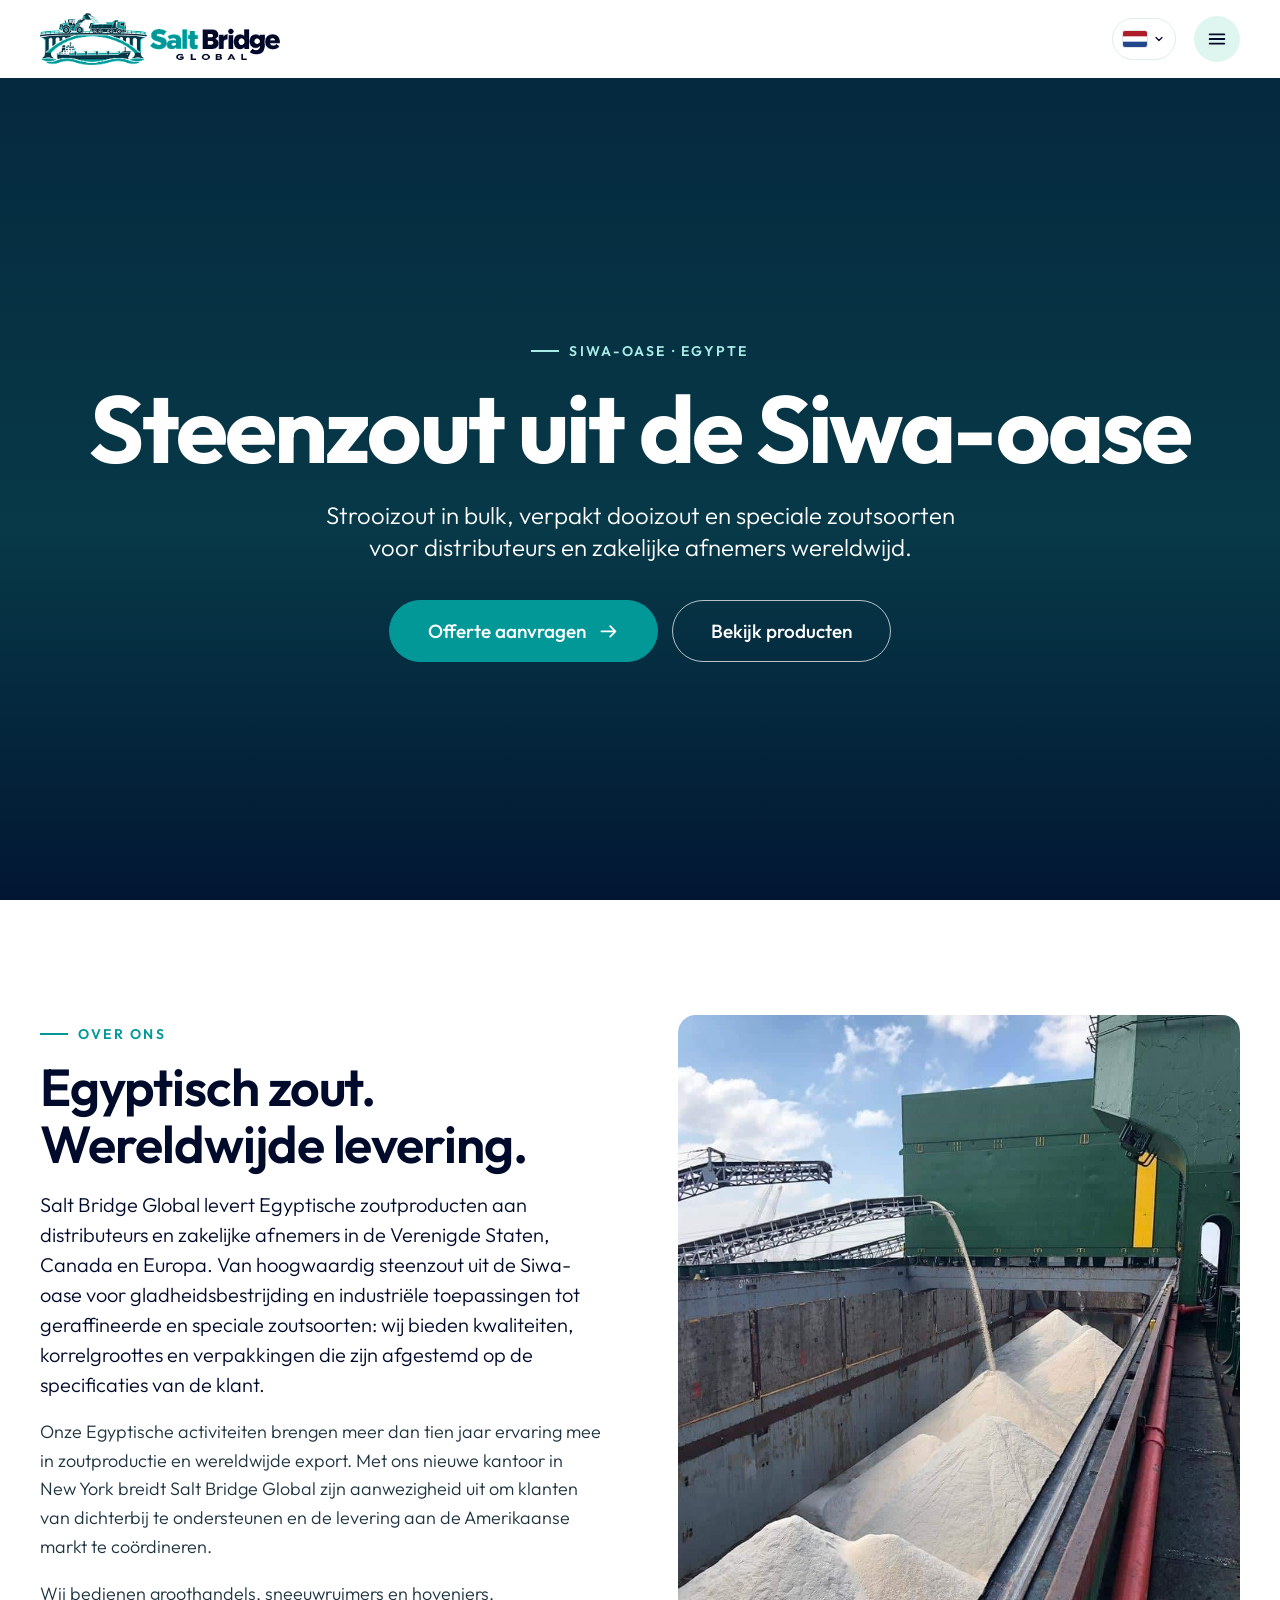
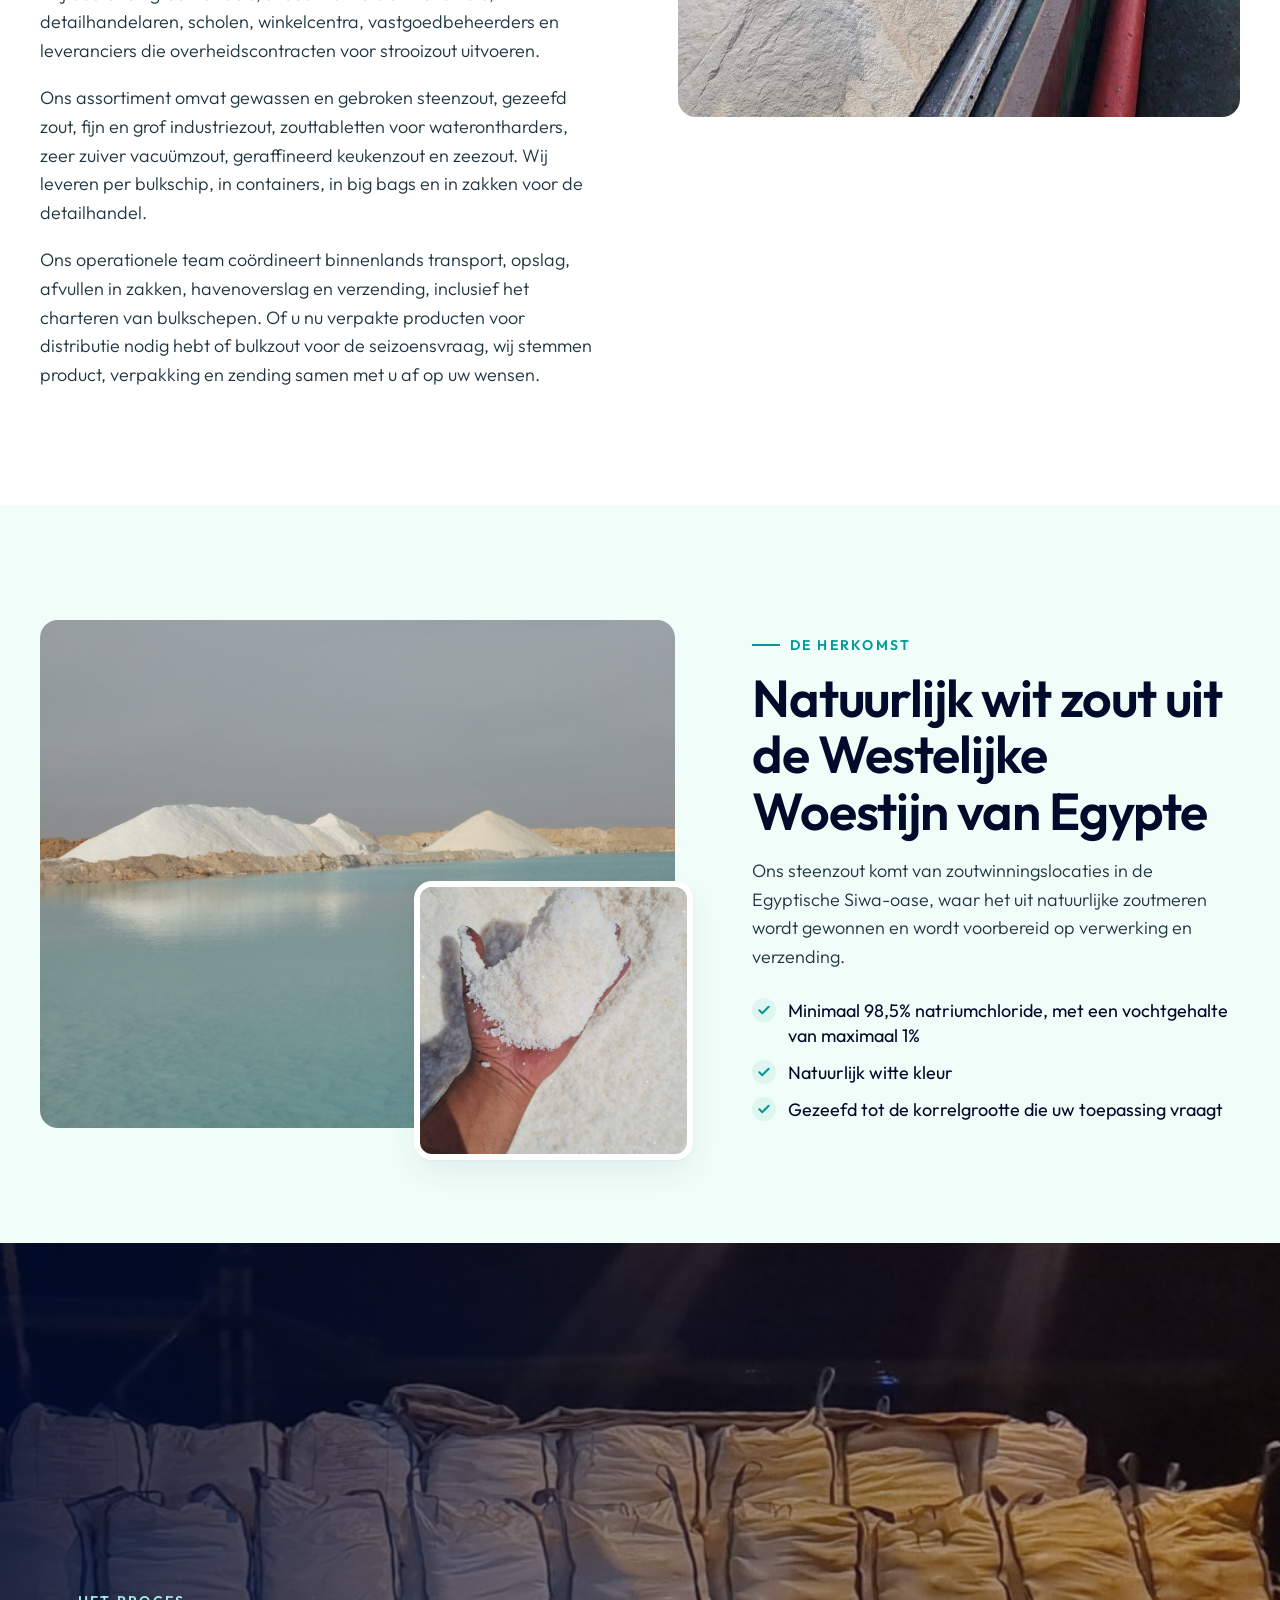
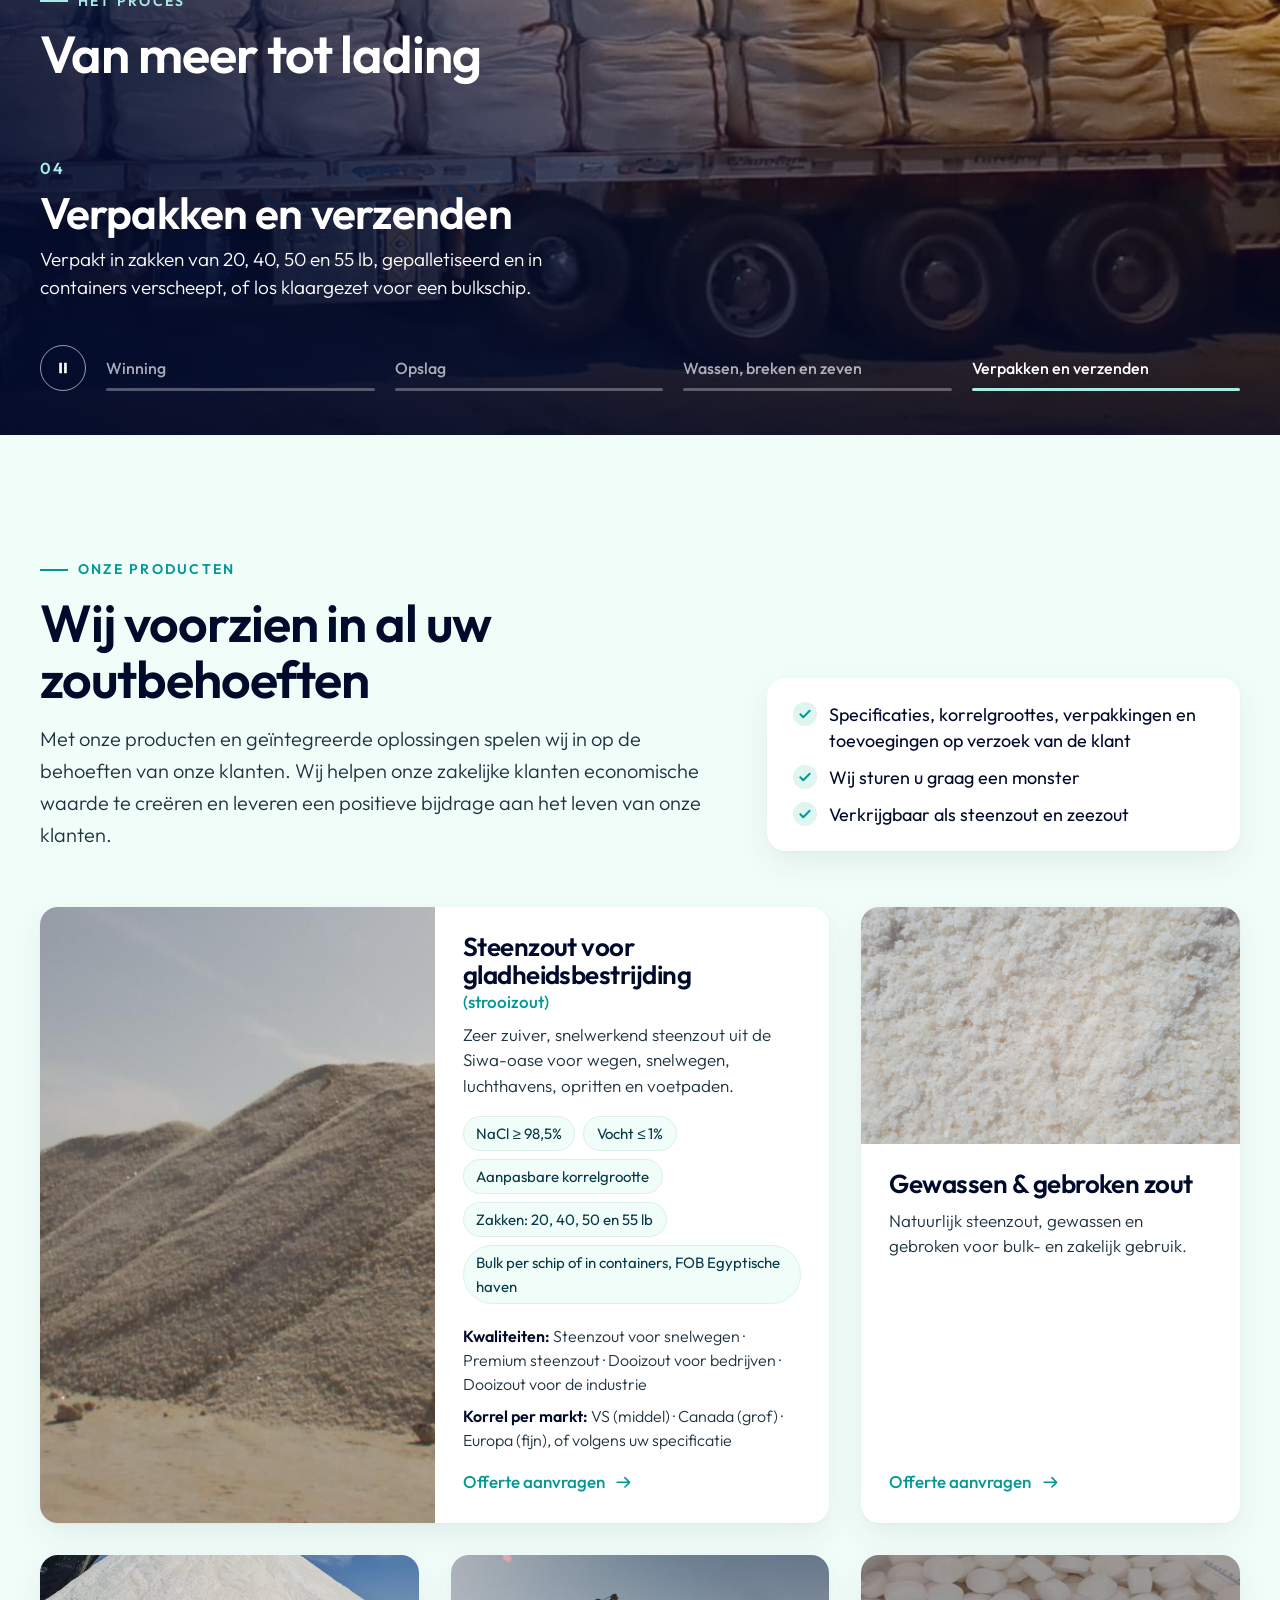
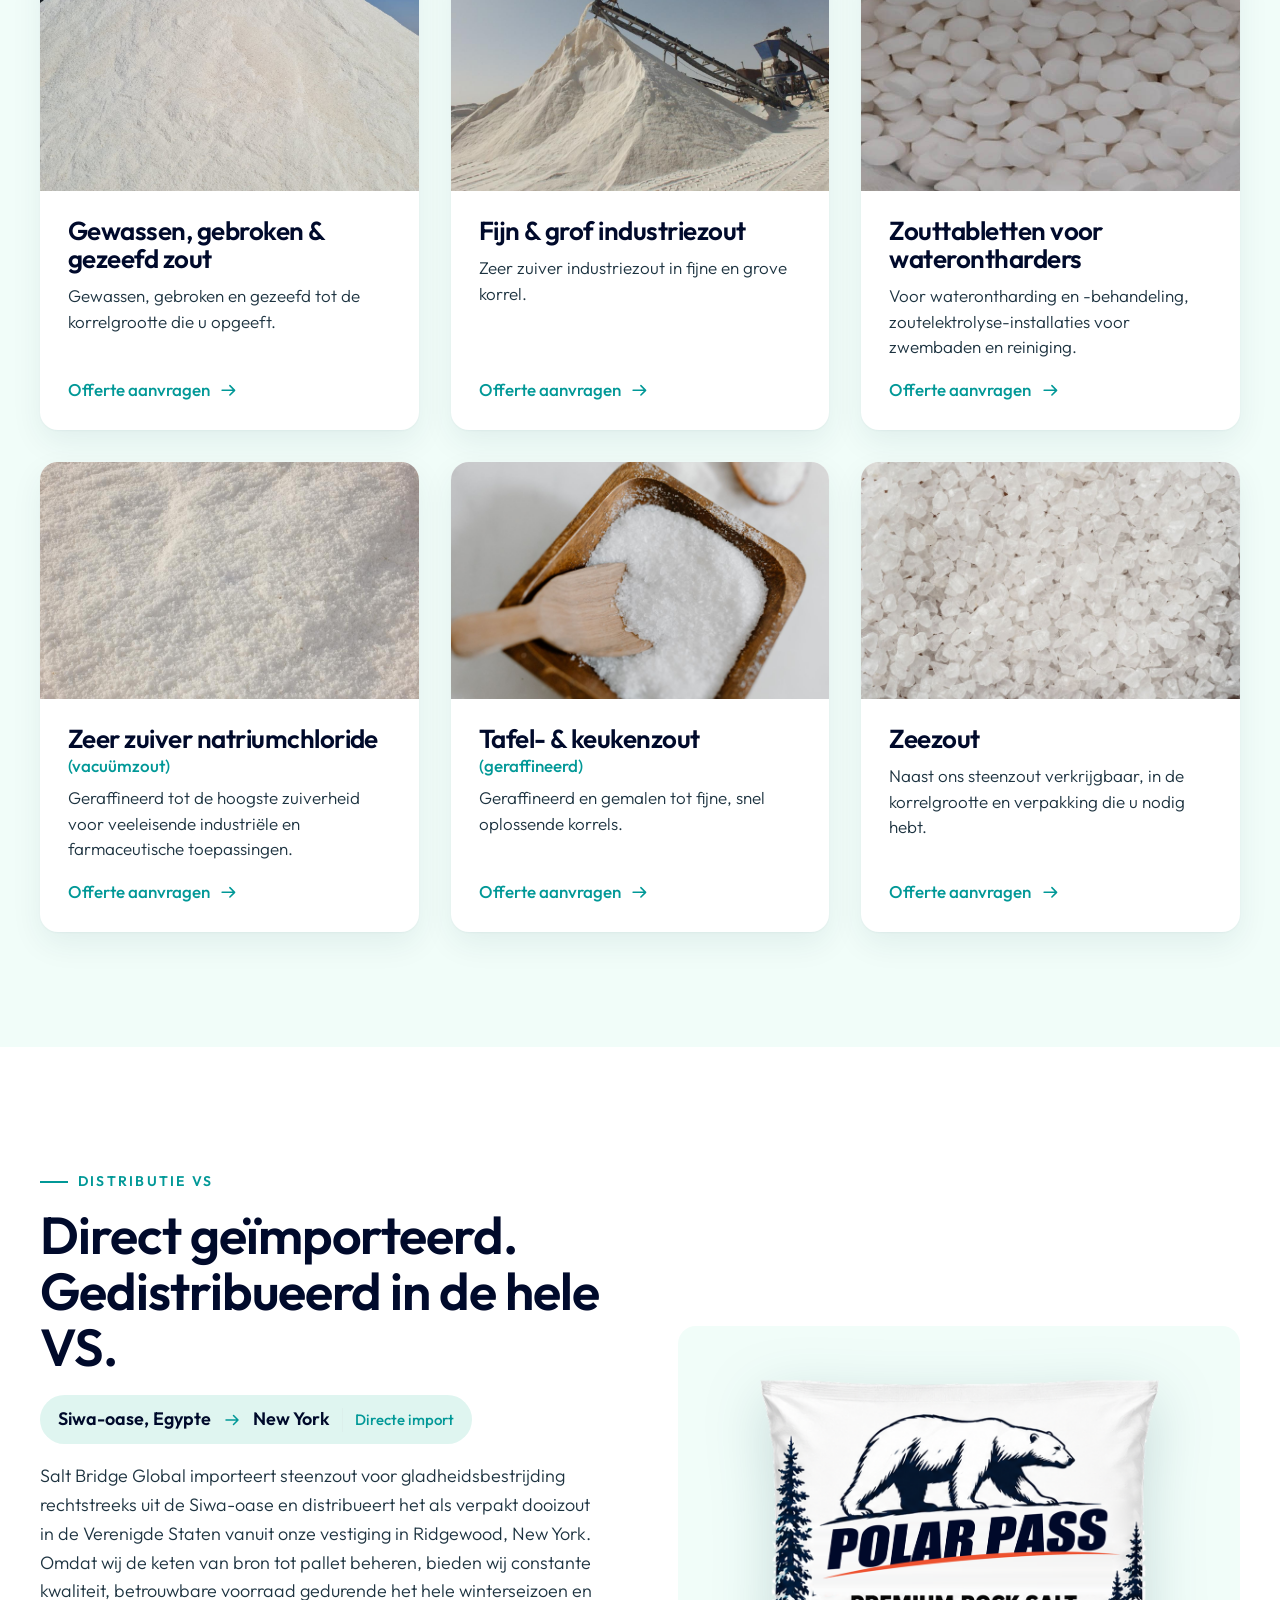
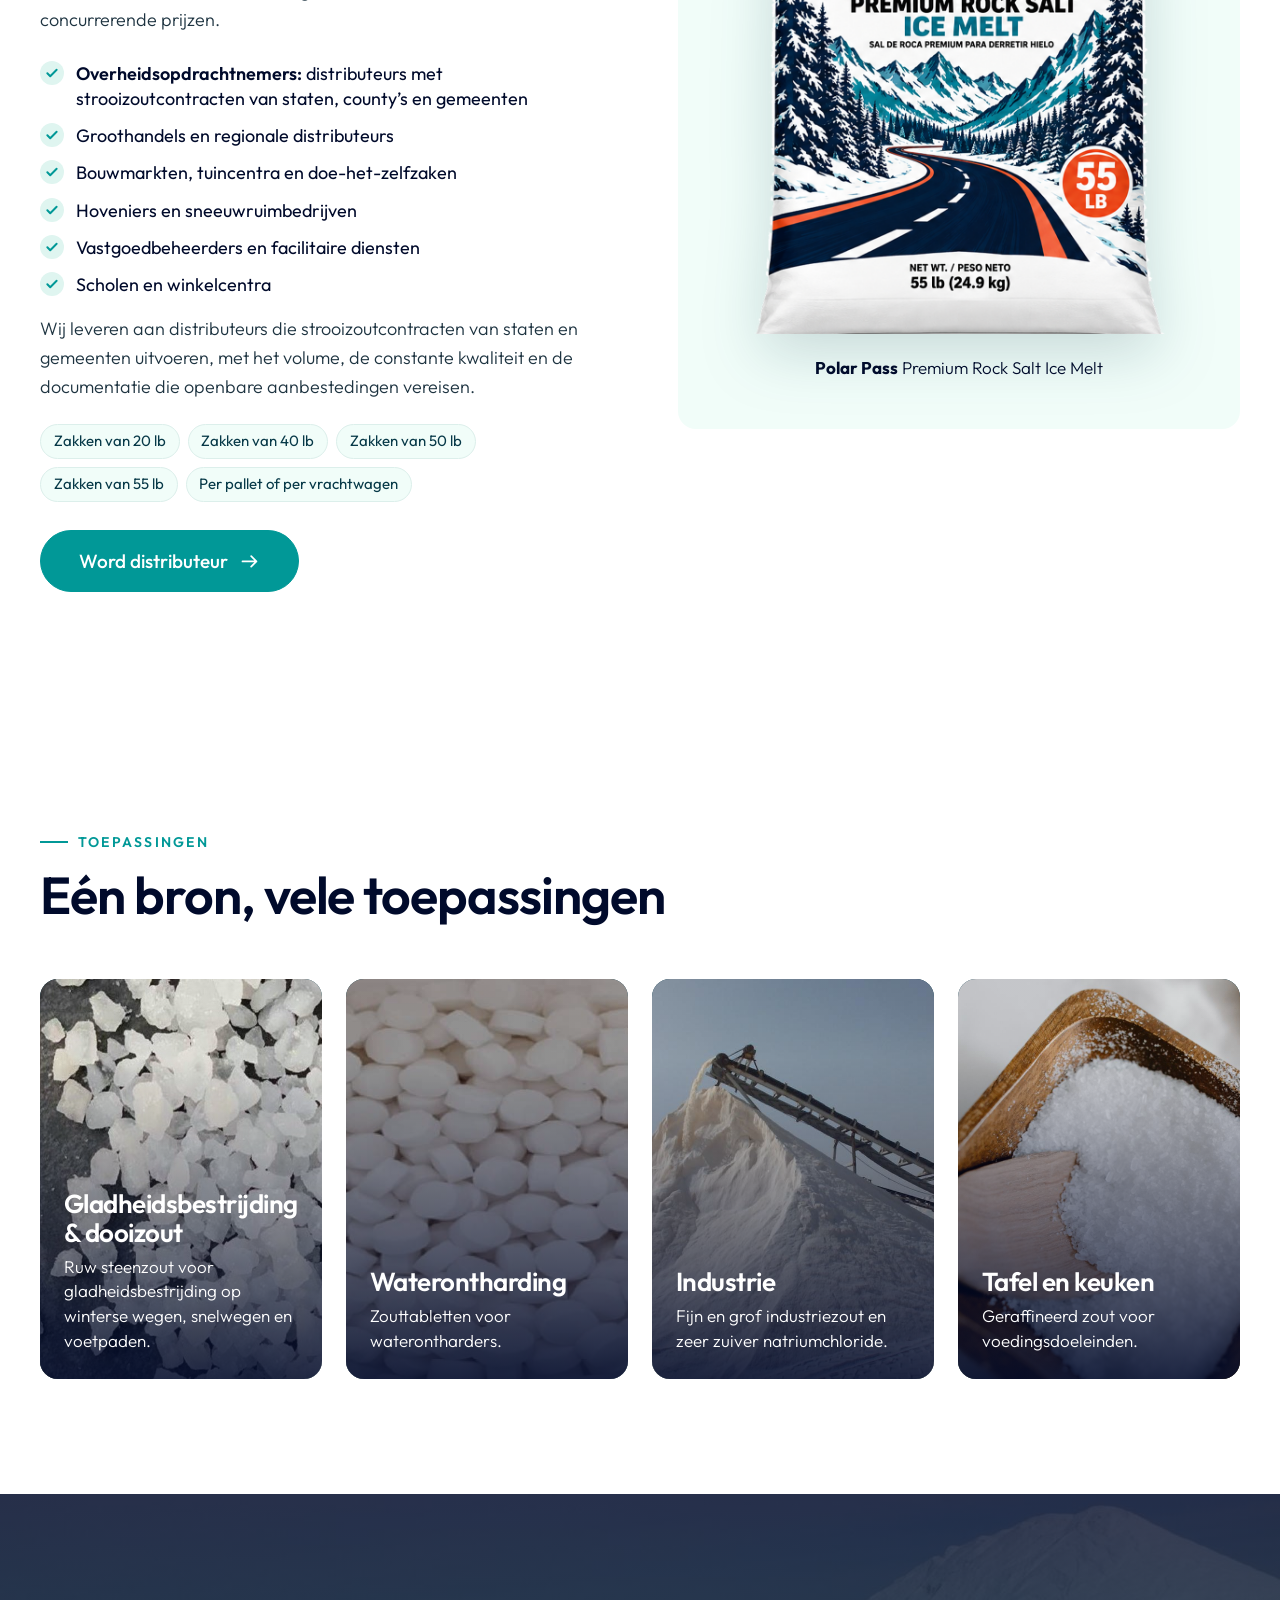
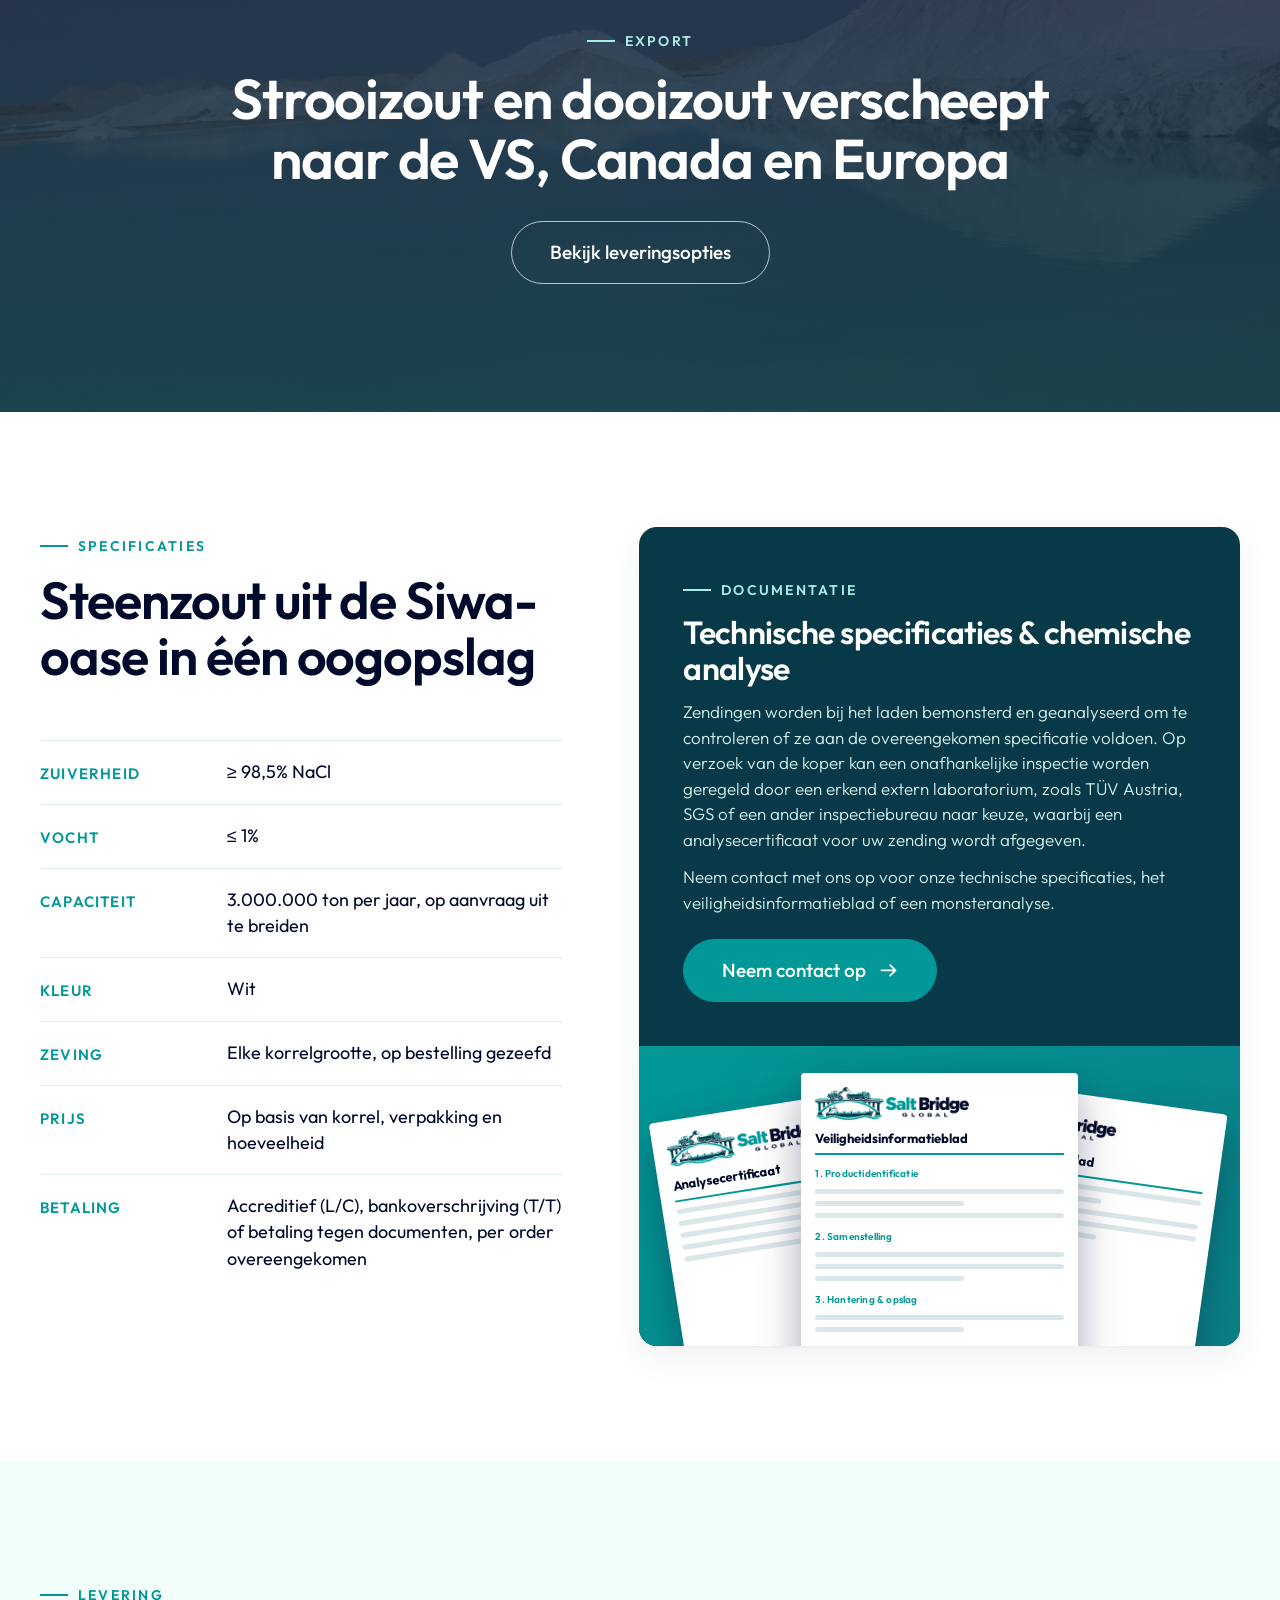
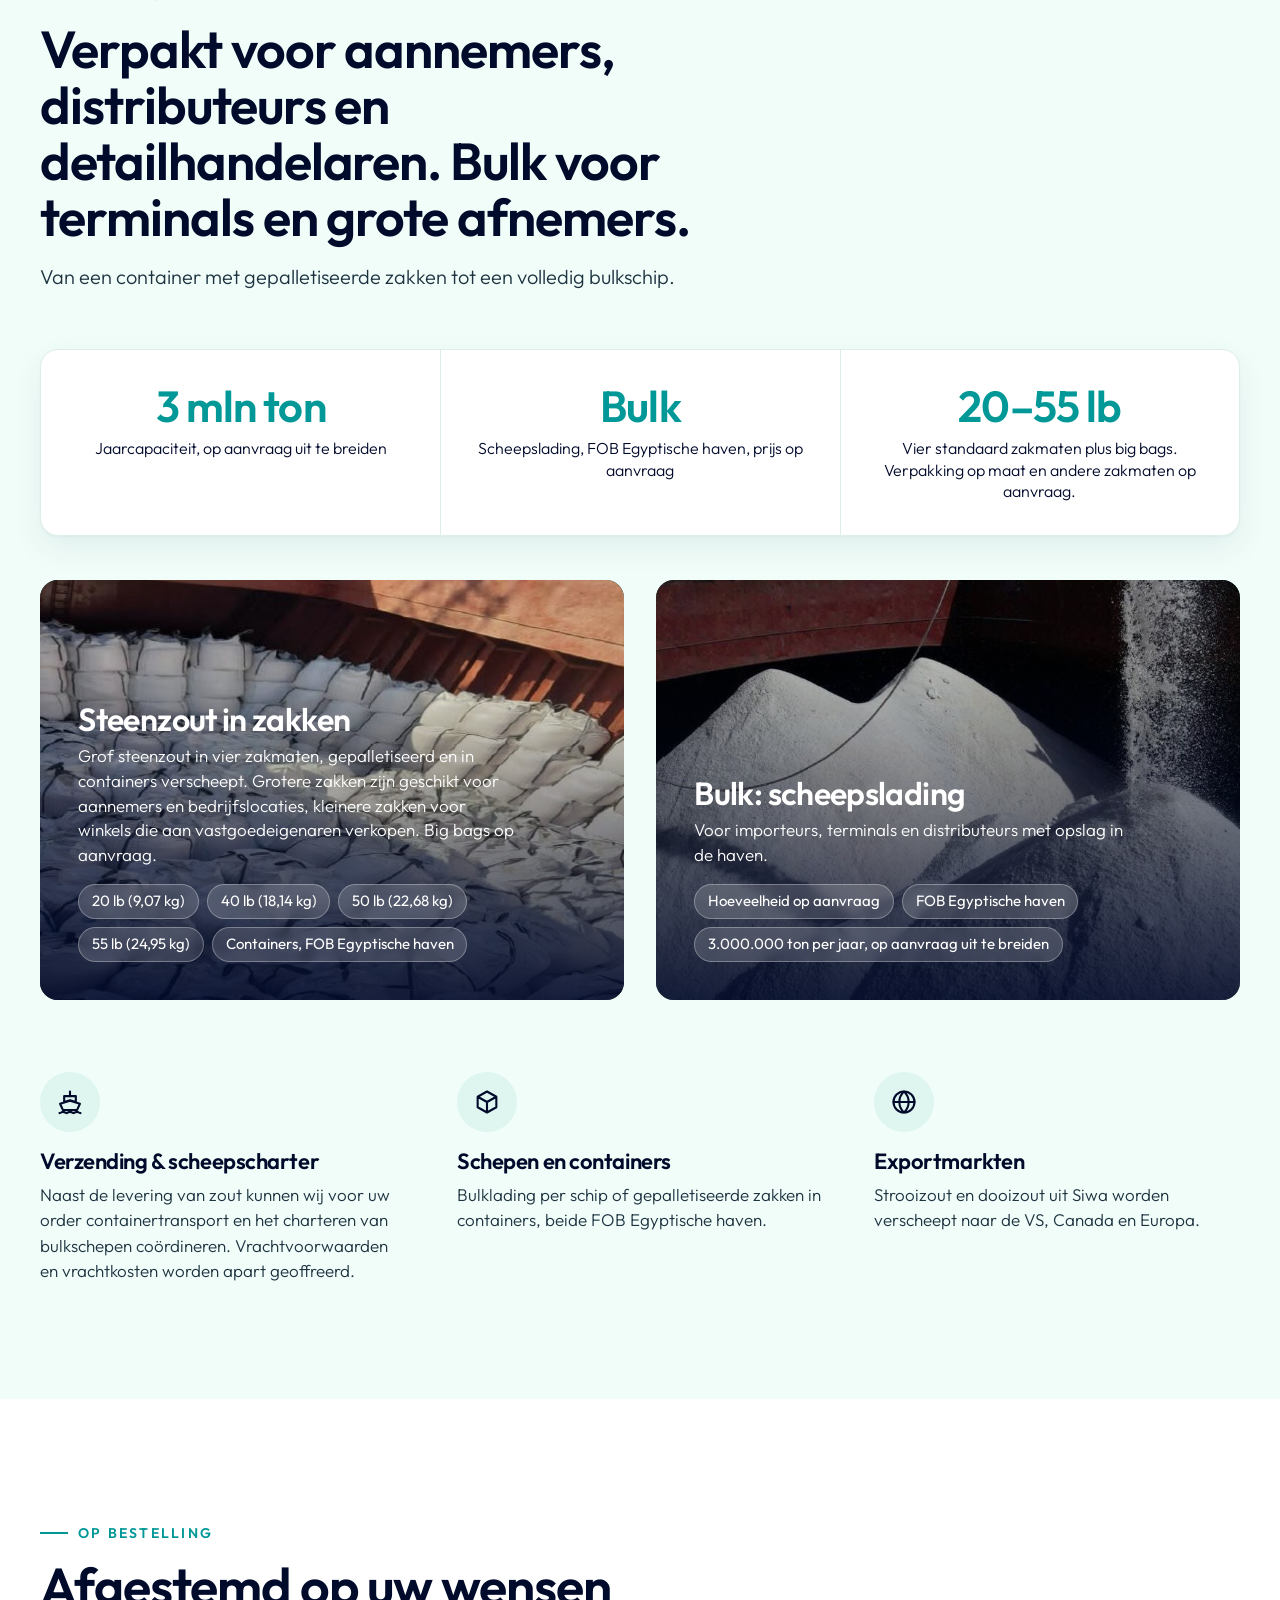
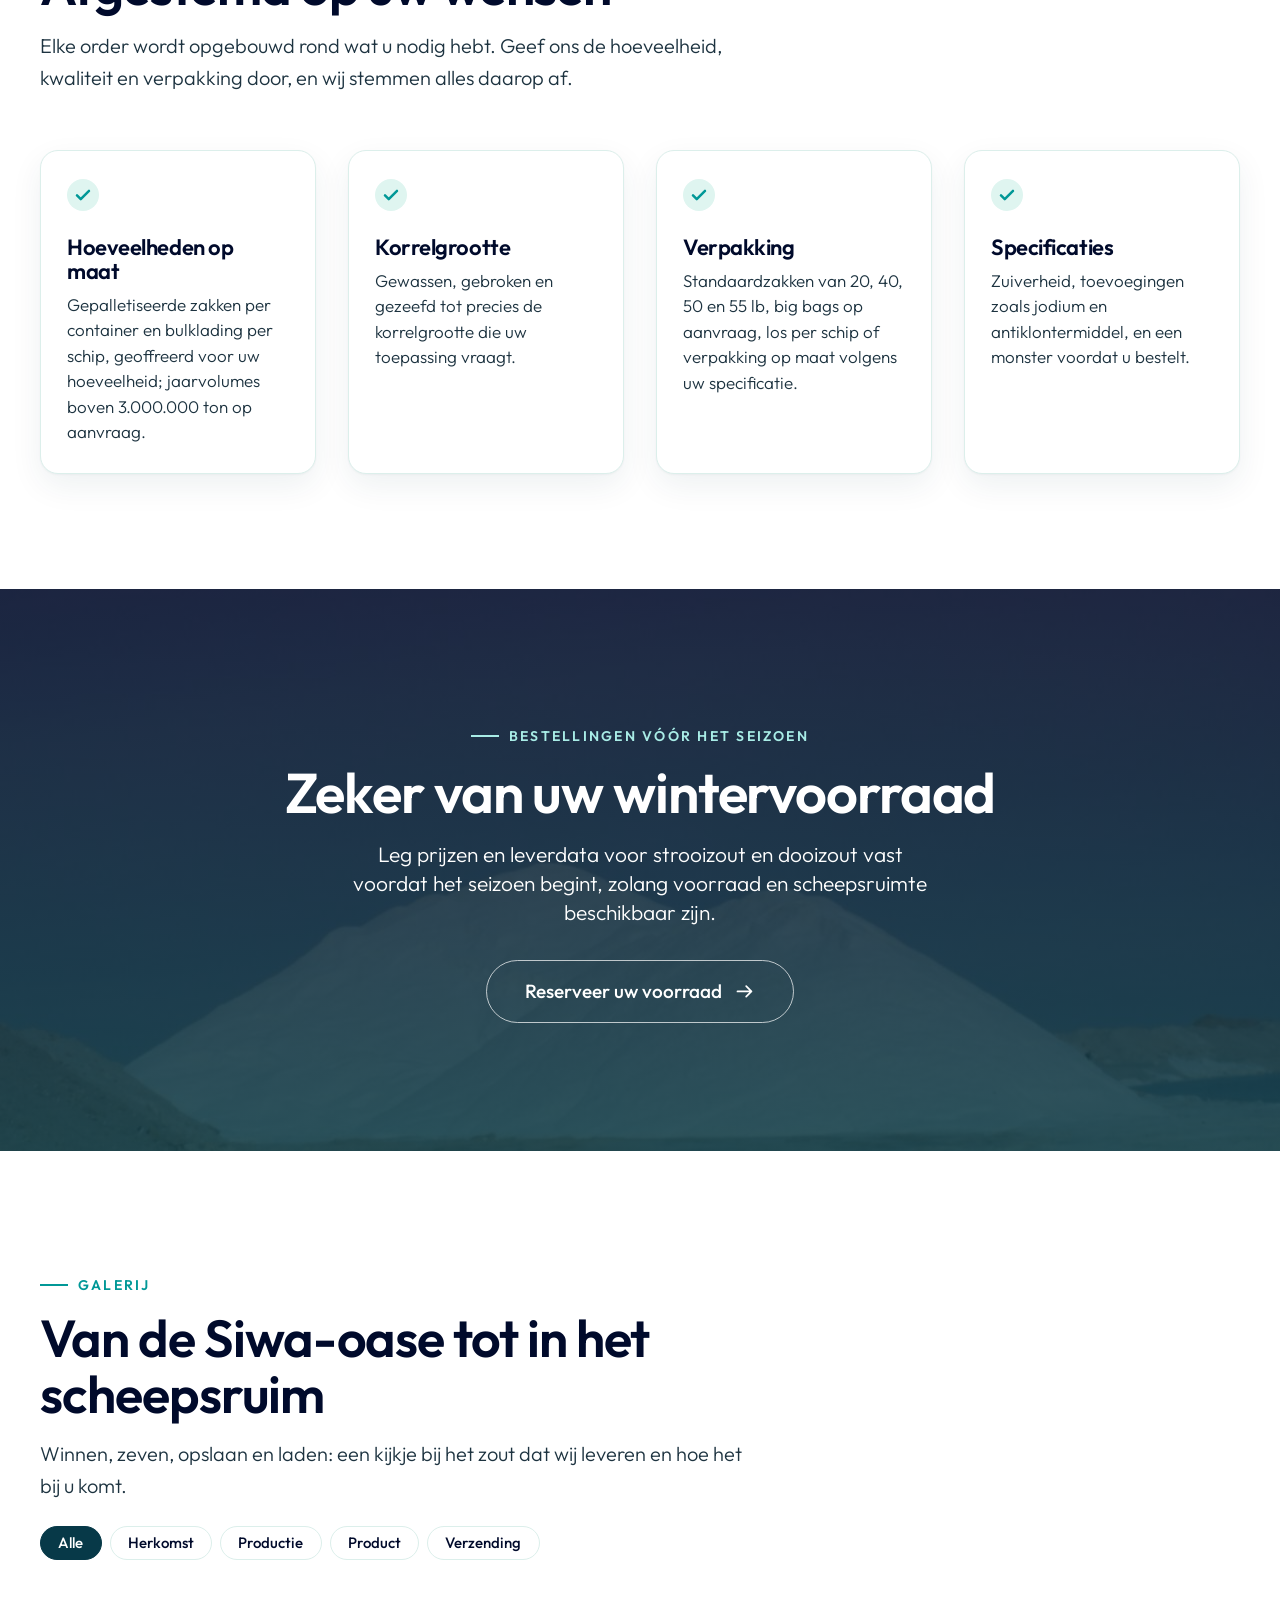
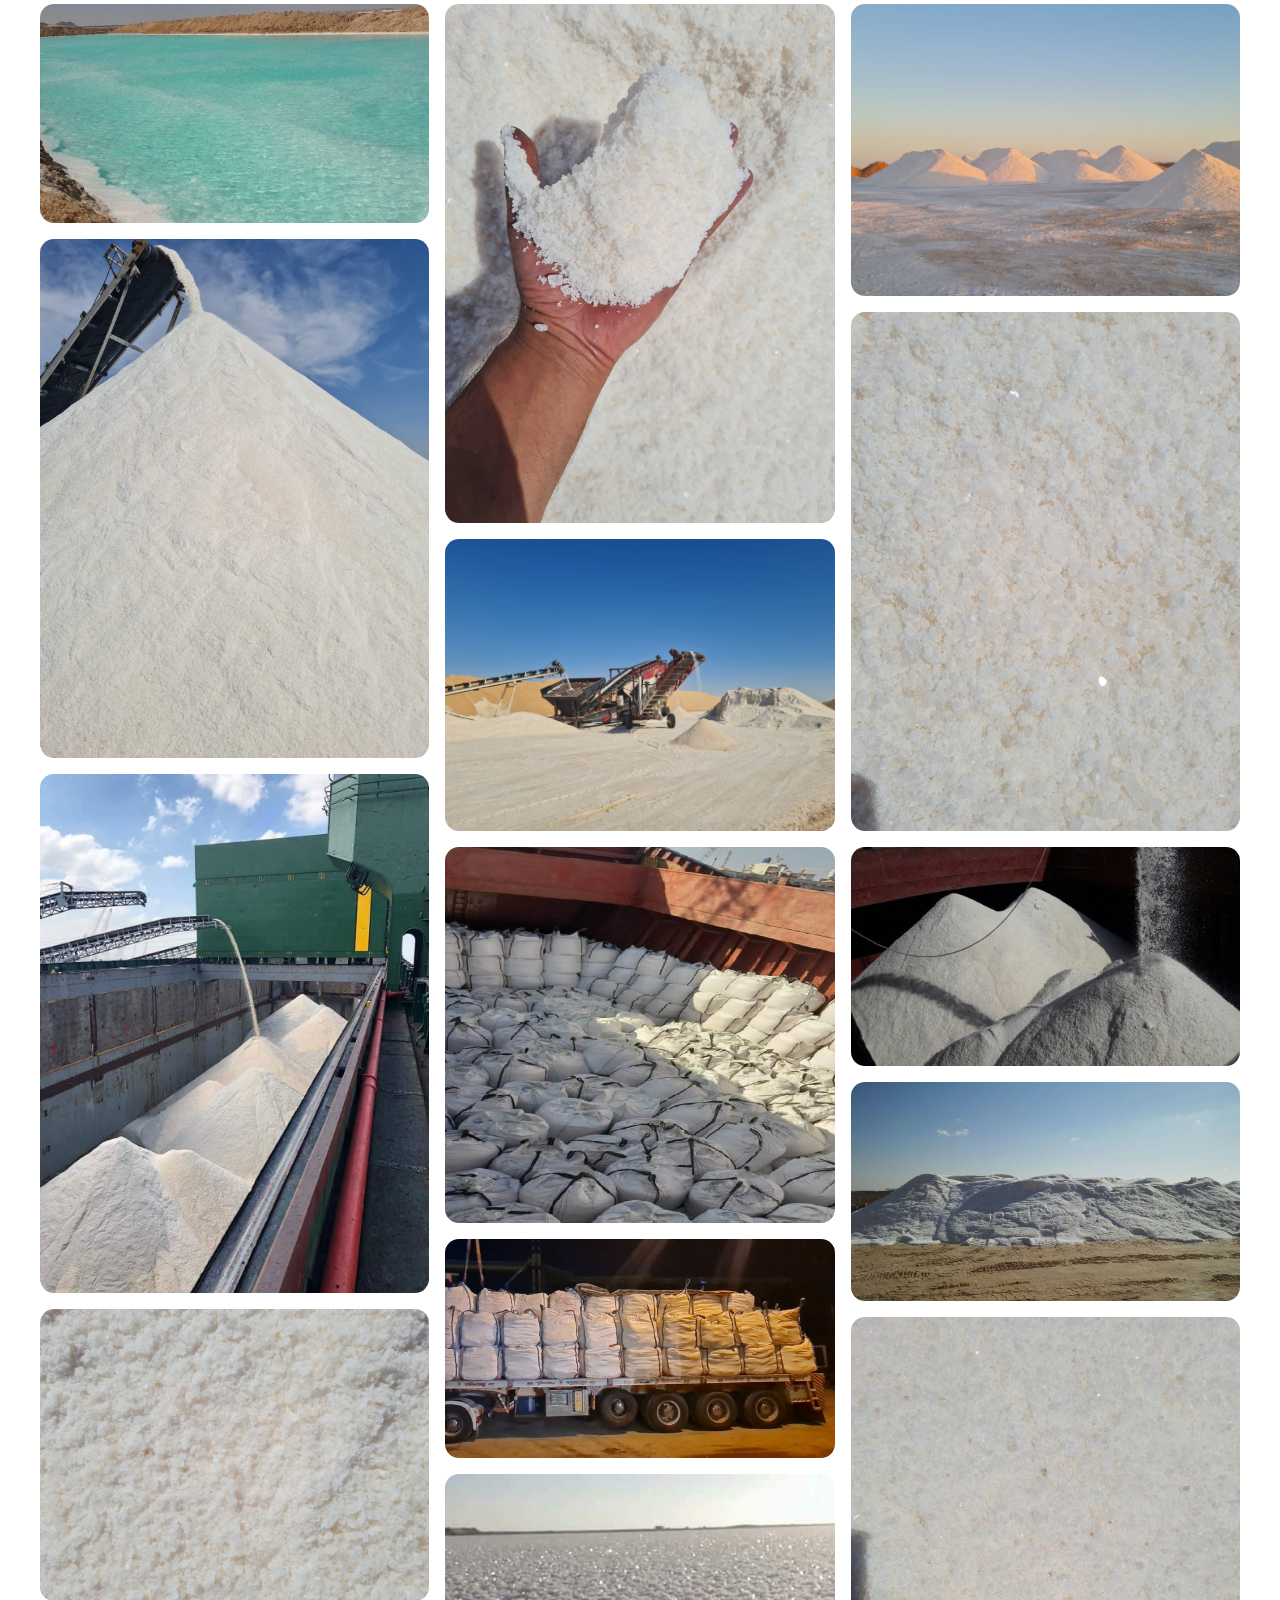
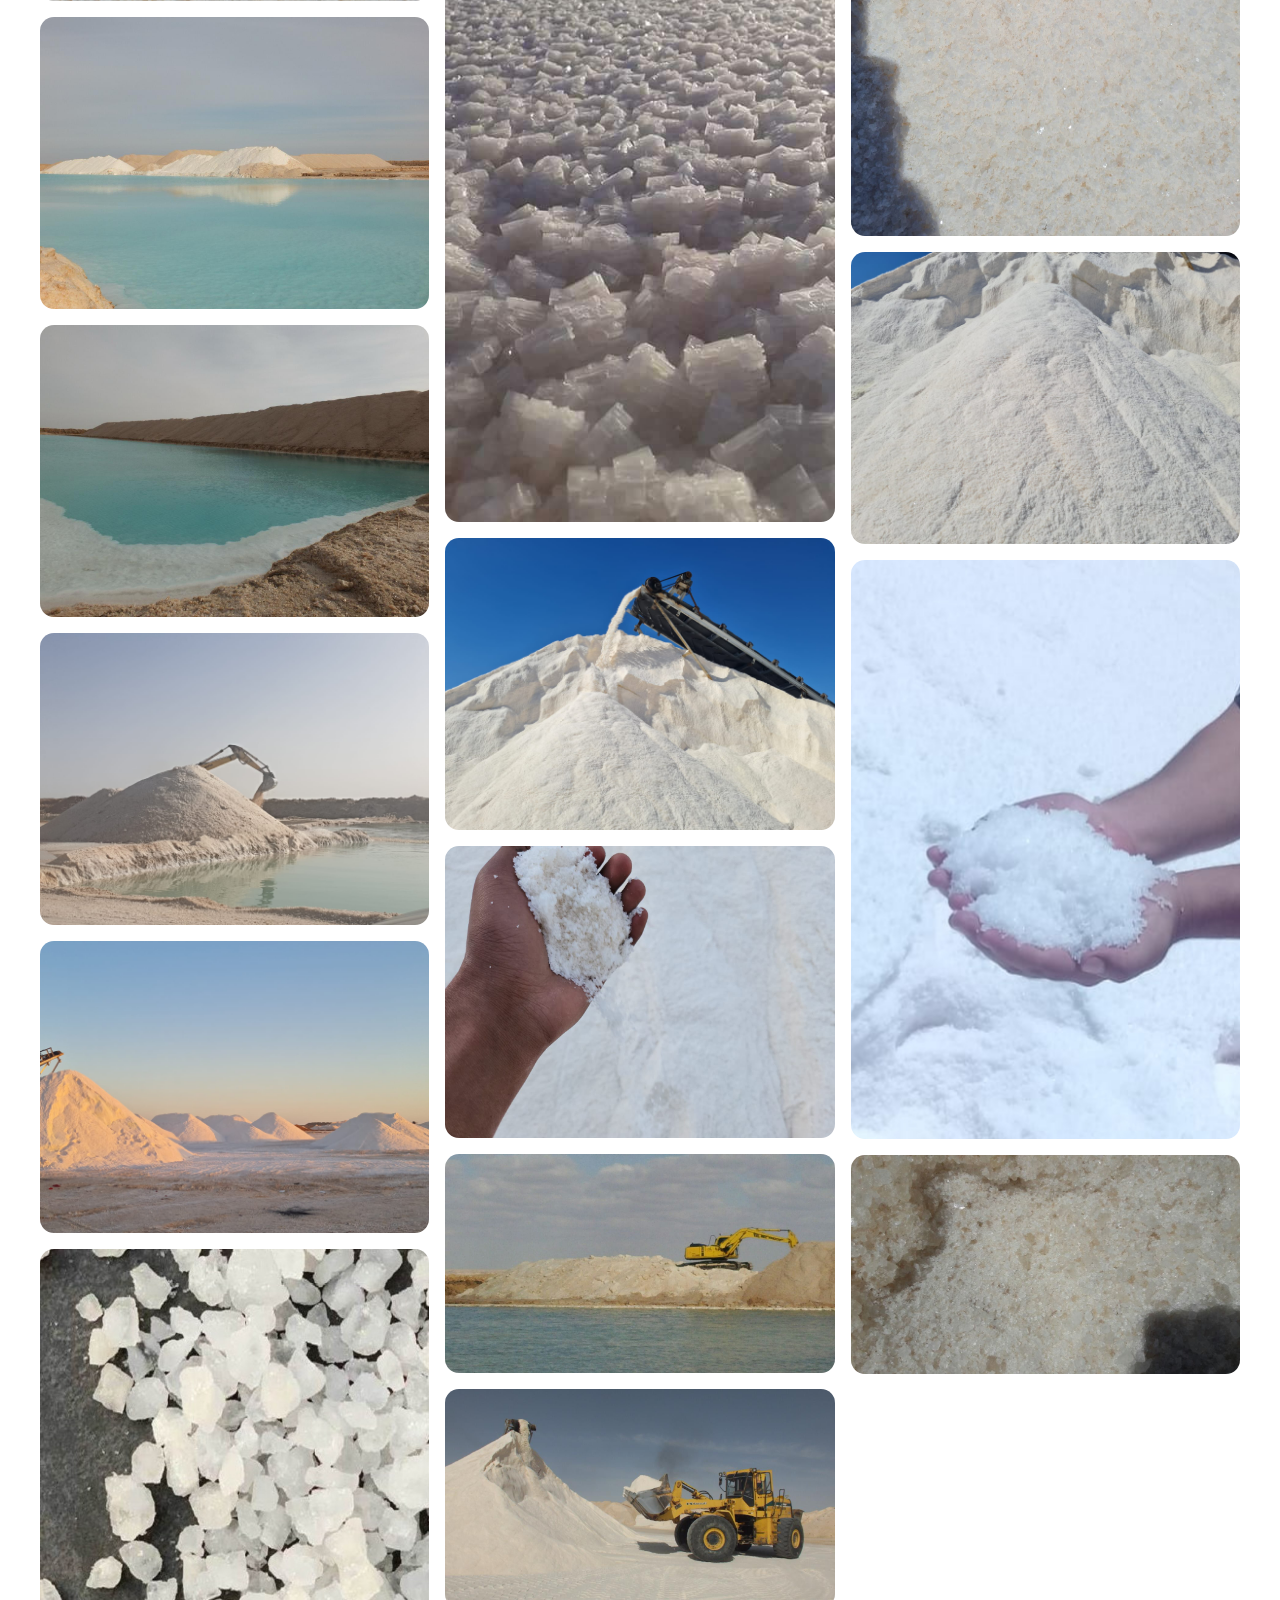
<file: nl/index.html>
<!doctype html>
<html lang="nl">
<head>
  <meta charset="utf-8">
  <meta name="viewport" content="width=device-width, initial-scale=1">
  <title>Salt Bridge Global — Steenzout voor gladheidsbestrijding &amp; strooizout | Siwa-oase, Egypte</title>
  <meta name="description" content="Salt Bridge Global levert steenzout voor gladheidsbestrijding, dooizout en verpakt zout uit de Siwa-oase in Egypte: gewassen, gebroken en gezeefd zout, industriezout, zouttabletten voor waterontharders, vacuümzout en geraffineerd keukenzout.">
  <link rel="canonical" href="https://saltbridgeglobal.com/nl/">
  <link rel="alternate" hreflang="en" href="https://saltbridgeglobal.com/">
  <link rel="alternate" hreflang="nl" href="https://saltbridgeglobal.com/nl/">
  <link rel="alternate" hreflang="de" href="https://saltbridgeglobal.com/de/">
  <link rel="alternate" hreflang="sv" href="https://saltbridgeglobal.com/sv/">
  <link rel="alternate" hreflang="pl" href="https://saltbridgeglobal.com/pl/">
  <link rel="alternate" hreflang="it" href="https://saltbridgeglobal.com/it/">
  <link rel="alternate" hreflang="cs" href="https://saltbridgeglobal.com/cs/">
  <link rel="alternate" hreflang="es" href="https://saltbridgeglobal.com/es/">
  <link rel="alternate" hreflang="fr" href="https://saltbridgeglobal.com/fr/">
  <link rel="alternate" hreflang="x-default" href="https://saltbridgeglobal.com/">
  <link rel="icon" type="image/png" sizes="32x32" href="../assets/favicon-32.png">
  <link rel="icon" type="image/png" sizes="48x48" href="../assets/favicon-48.png">
  <link rel="icon" type="image/png" sizes="192x192" href="../assets/favicon-192.png">
  <link rel="apple-touch-icon" href="../assets/apple-touch-icon.png">
  <link rel="preconnect" href="https://fonts.googleapis.com">
  <link rel="preconnect" href="https://fonts.gstatic.com" crossorigin>
  <link href="https://fonts.googleapis.com/css2?family=Outfit:wght@300;400;500;600;700&display=swap" rel="stylesheet">
  <link rel="stylesheet" href="../brand-colors.css">
  <style>
    :root {
      /* Outfit is a visual match for the reference lettering, pending approval. */
      --font: "Outfit", var(--salt-font);
      --container: 1200px;
      --gutter: clamp(20px, 4vw, 40px);
      --radius: 18px;
      --header-h: 94px;
      --line: #dcefeb;
      --tint: #dff5f0;
      --body-ink: #1d3340;
      --shadow: 0 1px 2px rgba(7, 57, 72, .04), 0 12px 32px rgba(7, 57, 72, .07);
    }

    *, *::before, *::after { box-sizing: border-box; }
    html { scroll-behavior: smooth; scroll-padding-top: calc(var(--header-h) + 16px); }
    body {
      margin: 0;
      background: var(--salt-white);
      color: var(--body-ink);
      font-family: var(--font);
      font-weight: 300;
      font-size: 1.125rem;
      line-height: 1.6;
      -webkit-font-smoothing: antialiased;
    }
    img, video { display: block; max-width: 100%; }
    a { color: inherit; text-decoration: none; }
    h1, h2, h3 { margin: 0; color: var(--salt-heading); font-weight: 600; letter-spacing: -.02em; line-height: 1.08; }
    p, ul, dl, dd, figure { margin: 0; }
    ul { padding: 0; list-style: none; }
    :focus-visible { outline: 3px solid var(--salt-teal); outline-offset: 3px; border-radius: 6px; }

    .container { width: 100%; max-width: calc(var(--container) + 2 * var(--gutter)); margin-inline: auto; padding-inline: var(--gutter); }
    .section { padding-block: clamp(64px, 9vw, 120px); }
    .section--mint { background: var(--salt-page-bg); }
    .eyebrow { display: inline-flex; align-items: center; gap: 10px; color: var(--salt-teal); font-size: .875rem; font-weight: 600; letter-spacing: .16em; text-transform: uppercase; }
    .eyebrow::before { content: ""; width: 28px; height: 2px; background: currentColor; }
    .section-head { max-width: 720px; margin-bottom: clamp(36px, 5vw, 56px); }
    .section-head h2 { margin-top: 14px; font-size: clamp(2rem, 4.4vw, 3.25rem); }
    .section-head p { margin-top: 16px; font-size: 1.25rem; }

    /* Buttons */
    .btn {
      display: inline-flex; align-items: center; justify-content: center; gap: .6em;
      padding: .85em 1.75em;
      border: 1.5px solid var(--salt-teal); border-radius: 999px;
      background: var(--salt-teal); color: var(--salt-white);
      font: 500 1.0625rem/1.2 var(--font); white-space: nowrap; cursor: pointer;
      transition: background .2s, border-color .2s, color .2s, box-shadow .2s;
    }
    .btn svg { width: 1.1em; height: 1.1em; transition: transform .2s; }
    .btn:hover { background: #017f7e; border-color: #017f7e; box-shadow: 0 8px 20px rgba(1, 152, 151, .28); }
    .btn:hover svg { transform: translateX(3px); }
    .btn--sm { padding: .75em 1.5em; font-size: 1rem; }
    .btn--lg { padding: 1em 2em; font-size: 1.1875rem; }
    .btn--light { background: transparent; border-color: rgba(255, 255, 255, .7); }
    .btn--light:hover { background: var(--salt-white); border-color: var(--salt-white); color: var(--salt-heading); box-shadow: none; }
    .text-link { display: inline-flex; align-items: center; gap: .55em; padding: 0; border: 0; background: none; color: var(--salt-teal); font: 500 1.0625rem/1.2 var(--font); cursor: pointer; }
    .text-link svg { width: 1.1em; height: 1.1em; transition: transform .2s; }
    .text-link:hover { color: var(--salt-deep-blue); }
    .text-link:hover svg { transform: translateX(4px); }

    /* Header: white, so the supplied white-background logo sits cleanly */
    .site-header { position: sticky; top: 0; z-index: 50; height: var(--header-h); background: rgba(255, 255, 255, .94); backdrop-filter: blur(10px); border-bottom: 1px solid transparent; transition: border-color .2s, box-shadow .2s; }
    .site-header.is-stuck { border-color: var(--line); box-shadow: 0 6px 24px rgba(7, 57, 72, .06); }
    .site-header .container { display: flex; align-items: center; justify-content: space-between; gap: 24px; height: 100%; max-width: calc(1600px + 2 * var(--gutter)); }
    .logo { flex: none; display: inline-flex; align-items: center; }
    .logo img { height: 72px; width: auto; }
    .nav { display: flex; align-items: center; gap: clamp(12px, 1vw, 20px); }
    .nav ul { display: flex; gap: clamp(12px, 1vw, 20px); }
    .site-header .nav ul a:not(.btn) { font-size: .9375rem; }
    .nav a, .nav .btn { white-space: nowrap; }
    .nav a:not(.btn) { color: var(--salt-heading); font-size: 1rem; font-weight: 400; padding-block: 6px; border-bottom: 2px solid transparent; transition: color .2s, border-color .2s; }
    .nav a:not(.btn):hover, .nav a.is-current { color: var(--salt-teal); border-color: var(--salt-teal); }
    .nav-toggle { display: none; width: 46px; height: 46px; border: 0; border-radius: 50%; background: var(--tint); color: var(--salt-heading); cursor: pointer; }
    .nav-toggle svg { width: 22px; height: 22px; }
    .site-header .nav { margin-left: auto; }
    /* Language menu */
    .lang { position: relative; flex: none; }
    .lang__btn { display: inline-flex; align-items: center; gap: 6px; height: 42px; padding: 0 10px; border: 1px solid var(--line); border-radius: 999px; background: var(--salt-white); color: var(--salt-heading); font: inherit; font-size: .875rem; font-weight: 600; cursor: pointer; }
    .lang__btn:hover { border-color: var(--salt-teal); }
    .lang__btn > svg { width: 12px; height: 12px; transition: transform .2s; }
    .lang__btn > span { display: none; }
    .site-header .container { gap: 18px; }
    .lang__btn[aria-expanded="true"] > svg { transform: rotate(180deg); }
    .lang img { width: 24px; height: 16px; border-radius: 2px; box-shadow: 0 0 0 1px rgba(0, 0, 0, .1); }
    .lang__menu { position: absolute; right: 0; top: calc(100% + 8px); z-index: 60; min-width: 200px; margin: 0; padding: 6px; list-style: none; background: var(--salt-white); border-radius: 14px; box-shadow: 0 20px 50px rgba(7, 57, 72, .18); }
    .lang__menu[hidden] { display: none; }
    .lang__menu a { display: flex; align-items: center; gap: 12px; padding: 9px 12px; border-radius: 10px; color: var(--salt-heading); text-decoration: none; font-size: .9375rem; }
    .lang__menu a b { width: 24px; font-weight: 600; }
    .lang__menu a:hover, .lang__menu a[aria-current] { background: var(--tint); }
    /* Longer languages: shrink the header in two steps before falling back to the hamburger menu */
    .site-header.is-tight .container { gap: 14px; }
    .site-header.is-tight .logo img { height: 60px; }
    .site-header.is-tight .nav, .site-header.is-tight .nav ul { gap: 12px; }
    .site-header.is-tight .nav ul a:not(.btn) { font-size: .875rem; }
    .site-header.is-tight .nav .btn--sm { padding: .65em 1.1em; font-size: .9375rem; }
    .site-header.is-tighter .container { gap: 10px; }
    .site-header.is-tighter .logo img { height: 50px; }
    .site-header.is-tighter .nav, .site-header.is-tighter .nav ul { gap: 9px; }
    .site-header.is-tighter .nav ul a:not(.btn) { font-size: .8125rem; }
    .site-header.is-tighter .nav .btn--sm { padding: .6em .95em; font-size: .875rem; }
    /* Hamburger menu when the links still do not fit on one line */
    .site-header.is-compact .logo img { height: 52px; }
    .site-header.is-compact .nav-toggle { display: grid; place-items: center; }
    .site-header.is-compact .nav { display: none; position: absolute; top: calc(100% + 8px); left: var(--gutter); right: var(--gutter); flex-direction: column; align-items: stretch; gap: 16px; padding: 20px; background: var(--salt-white); border-radius: var(--radius); box-shadow: 0 20px 50px rgba(7, 57, 72, .18); }
    .site-header.is-compact .nav.is-open { display: flex; }
    .site-header.is-compact .nav ul { flex-direction: column; gap: 4px; }
    .site-header.is-compact .nav ul a:not(.btn) { display: block; padding: 10px 4px; font-size: 1.125rem; }
    .site-header.is-compact .lang { margin-left: auto; }
    .site-header.is-compact .nav-toggle { order: 3; }

    /* Hero: full-screen media with centred title */
    .hero { position: relative; display: grid; min-height: min(calc(100vh - var(--header-h)), 1000px); min-height: min(calc(100svh - var(--header-h)), 1000px); overflow: hidden; background: var(--salt-deep-blue); color: var(--salt-white); }
    .hero__media, .hero__media > * { position: absolute; inset: 0; width: 100%; height: 100%; object-fit: cover; }
    /* Negative first delay so the first photo is already visible on load */
    .hero__media img { opacity: 0; animation: hero-slide 28s -1.5s infinite; }
    .hero__media img:nth-child(2) { animation-delay: 5.5s; }
    .hero__media img:nth-child(3) { animation-delay: 12.5s; }
    .hero__media img:nth-child(4) { animation-delay: 19.5s; }
    @keyframes hero-slide {
      0% { opacity: 0; transform: scale(1.02); }
      5%, 25% { opacity: 1; }
      32%, 100% { opacity: 0; transform: scale(1.1); }
    }
    .hero::after { content: ""; position: absolute; inset: 0; background: linear-gradient(180deg, rgba(0, 10, 43, .34) 0%, rgba(7, 57, 72, .38) 55%, rgba(0, 10, 43, .74) 100%); }
    .hero__inner { position: relative; z-index: 1; display: flex; flex-direction: column; align-items: center; justify-content: center; text-align: center; padding-block: 72px 48px; }
    .hero .eyebrow { color: #a8ece6; }
    .hero h1 { margin-top: 20px; max-width: 13em; color: var(--salt-white); font-size: clamp(2.75rem, 7.4vw, 6rem); font-weight: 700; letter-spacing: -.03em; line-height: .98; text-wrap: balance; }
    .hero__lede { margin-top: 24px; max-width: 30em; font-size: clamp(1.1875rem, 2vw, 1.5rem); line-height: 1.35; text-wrap: balance; }
    .hero__actions { display: flex; flex-wrap: wrap; justify-content: center; gap: 14px; margin-top: 36px; }
    .stats { display: grid; grid-template-columns: repeat(3, 1fr); margin-bottom: clamp(28px, 4vw, 44px); background: var(--salt-white); border: 1px solid var(--line); border-radius: var(--radius); box-shadow: var(--shadow); text-align: center; }
    .stats > div { padding: clamp(22px, 3vw, 32px) 20px; }
    .stats > div + div { border-left: 1px solid var(--line); }
    .stats dt { color: var(--salt-teal); font-size: clamp(1.75rem, 3.4vw, 2.75rem); font-weight: 600; letter-spacing: -.02em; line-height: 1.1; }
    .stats dd { margin-top: 8px; color: var(--salt-heading); font-size: 1rem; line-height: 1.35; }

    /* Source */
    .split { display: grid; grid-template-columns: 1fr 1fr; align-items: center; gap: clamp(32px, 6vw, 88px); }
    .split__media { position: relative; }
    #source .split { grid-template-columns: 1.3fr 1fr; }
    #source .split__media > img:first-child { aspect-ratio: 5 / 4; }
    .split__media img { width: 100%; aspect-ratio: 4 / 3; object-fit: cover; border-radius: var(--radius); }
    .split__media img + img { position: absolute; right: -18px; bottom: -32px; width: 44%; aspect-ratio: 1; border: 6px solid var(--salt-white); box-shadow: var(--shadow); }
    .split h2 { margin-top: 14px; font-size: clamp(2rem, 4.4vw, 3.25rem); }
    .split p { margin-top: 18px; }
    .split .tags { margin: 22px 0 0; }
    .about { align-items: start; }
    .about .about__lead { font-size: 1.25rem; line-height: 1.5; color: var(--salt-heading); }
    .about .split__media img { aspect-ratio: 4 / 5; }
    .split .route { display: inline-flex; flex-wrap: wrap; align-items: center; gap: 10px 12px; margin-top: 20px; padding: 10px 18px; border-radius: 999px; background: var(--tint); color: var(--salt-heading); font-weight: 600; }
    .route svg { width: 18px; height: 18px; color: var(--salt-teal); }
    .route em { padding-left: 12px; border-left: 1px solid var(--line); color: var(--salt-teal); font-style: normal; font-weight: 500; font-size: .9375rem; }
    .split__media--product { margin: 0; padding: clamp(24px, 4vw, 48px); background: var(--salt-page-bg); border-radius: var(--radius); text-align: center; }
    .split__media--product img { width: auto; max-width: 100%; max-height: 560px; aspect-ratio: auto; margin-inline: auto; object-fit: contain; border-radius: 0; filter: drop-shadow(0 18px 30px rgba(7, 57, 72, .18)); }
    .split__media--product figcaption { margin-top: 20px; color: var(--salt-heading); font-size: 1.0625rem; }
    .split .btn { margin-top: 28px; }
    .checks strong { font-weight: 600; }
    .checks { display: grid; gap: 12px; margin-top: 26px; }
    .checks li { display: flex; gap: 12px; align-items: flex-start; color: var(--salt-heading); font-weight: 400; line-height: 1.4; }
    .checks svg { flex: none; width: 24px; height: 24px; padding: 5px; border-radius: 50%; background: var(--tint); color: var(--salt-teal); }

    /* Process reel: photo sequence that plays like a film, one step at a time */
    .reel { position: relative; display: grid; align-items: end; min-height: clamp(580px, 88vh, 860px); overflow: hidden; background: var(--salt-deep-blue); color: var(--salt-white); }
    .reel__slides img { position: absolute; inset: 0; width: 100%; height: 100%; object-fit: cover; opacity: 0; transition: opacity 1.2s ease, transform 9s linear; }
    .reel__slides img.is-active { opacity: 1; transform: scale(1.08); }
    .reel::after { content: ""; position: absolute; inset: 0; background: linear-gradient(90deg, rgba(0, 10, 43, .8) 0%, rgba(0, 10, 43, .34) 58%, rgba(0, 10, 43, .12) 100%), linear-gradient(180deg, rgba(0, 10, 43, .1) 45%, rgba(0, 10, 43, .82) 100%); }
    .reel__inner { position: relative; z-index: 1; padding-block: clamp(56px, 8vw, 96px) clamp(28px, 4vw, 44px); }
    .reel .eyebrow { color: #a8ece6; }
    .reel h2 { margin-top: 14px; color: var(--salt-white); font-size: clamp(2rem, 4.4vw, 3.25rem); }
    .reel__panels { display: grid; max-width: 30em; margin-top: clamp(32px, 6vw, 72px); }
    .reel__panel + .reel__panel { margin-top: 28px; }
    .js .reel__panel { grid-area: 1 / 1; margin: 0; opacity: 0; visibility: hidden; transform: translateY(14px); transition: opacity .6s ease, transform .6s ease, visibility .6s; }
    .js .reel__panel.is-active { opacity: 1; visibility: visible; transform: none; }
    .reel__panel span { color: #a8ece6; font-size: 1rem; font-weight: 600; letter-spacing: .14em; }
    .reel__panel h3 { margin-top: 6px; color: var(--salt-white); font-size: clamp(1.75rem, 3.6vw, 2.75rem); }
    .reel__panel p { margin-top: 10px; font-size: 1.1875rem; line-height: 1.45; }
    .reel__nav { display: none; align-items: flex-end; gap: clamp(10px, 1.6vw, 20px); margin-top: clamp(28px, 4vw, 44px); }
    .js .reel__nav { display: flex; }
    .reel__toggle { flex: none; display: grid; place-items: center; width: 46px; height: 46px; border: 1.5px solid rgba(255, 255, 255, .6); border-radius: 50%; background: transparent; color: var(--salt-white); cursor: pointer; transition: background .2s, color .2s; }
    .reel__toggle:hover { background: var(--salt-white); color: var(--salt-heading); }
    .reel__toggle svg { width: 18px; height: 18px; }
    .reel__toggle svg + svg, .reel.is-paused .reel__toggle svg:first-child { display: none; }
    .reel.is-paused .reel__toggle svg + svg { display: block; }
    .reel__step { flex: 1; display: grid; gap: 10px; padding: 0; border: 0; background: none; color: rgba(255, 255, 255, .66); font: 500 1rem/1.2 var(--font); text-align: left; cursor: pointer; transition: color .2s; }
    .reel__step:hover, .reel__step.is-active { color: var(--salt-white); }
    .reel__step i { display: block; height: 3px; border-radius: 3px; background: rgba(255, 255, 255, .3); overflow: hidden; }
    .reel__step i::after { content: ""; display: block; width: 0; height: 100%; background: #a8ece6; }
    .reel__step.is-active i::after { animation: reel-progress 6s linear forwards; }
    .reel.is-paused .reel__step i::after, .reel.is-offscreen .reel__step i::after { animation-play-state: paused; }
    @keyframes reel-progress { to { width: 100%; } }

    /* Products */
    .cards { display: grid; grid-template-columns: repeat(3, 1fr); gap: clamp(20px, 2.6vw, 32px); }
    .card { display: flex; flex-direction: column; background: var(--salt-white); border-radius: var(--radius); overflow: hidden; box-shadow: var(--shadow); transition: transform .25s, box-shadow .25s; }
    .card:hover { transform: translateY(-4px); box-shadow: 0 2px 4px rgba(7, 57, 72, .05), 0 22px 48px rgba(7, 57, 72, .13); }
    .card > img { width: 100%; aspect-ratio: 16 / 10; object-fit: cover; }
    .card__body { display: flex; flex-direction: column; flex: 1; padding: 26px 28px 30px; }
    .card h3 { font-size: 1.625rem; }
    .card p { margin-top: 10px; font-size: 1.0625rem; line-height: 1.5; }
    .tags { display: flex; flex-wrap: wrap; gap: 8px; margin: 18px 0 24px; }
    .tags li { padding: .3em .85em; border-radius: 999px; background: var(--salt-page-bg); border: 1px solid var(--line); color: var(--salt-deep-blue); font-size: .9375rem; font-weight: 400; }
    .card .text-link { margin-top: auto; align-self: flex-start; }

    .products-intro { display: grid; grid-template-columns: 1.4fr 1fr; gap: clamp(24px, 5vw, 72px); align-items: end; margin-bottom: clamp(36px, 5vw, 56px); }
    .products-intro .section-head { margin-bottom: 0; }
    .products-intro .checks { margin-top: 0; padding: 24px 26px; background: var(--salt-white); border-radius: var(--radius); box-shadow: var(--shadow); }
    .card h3 span { display: block; margin-top: 4px; color: var(--salt-teal); font-size: 1.0625rem; font-weight: 500; letter-spacing: 0; }
    .card h3 + .text-link { padding-top: 20px; }
    .card .tags { margin-bottom: 20px; }
    .card .card__meta { margin-top: 0; font-size: 1rem; }
    .card .card__meta + .card__meta { margin-top: 8px; }
    .card__meta strong { color: var(--salt-heading); font-weight: 600; }
    .card p + .text-link { padding-top: 20px; }
    .card--wide { grid-column: span 2; flex-direction: row; }
    .card--wide > img { width: 50%; aspect-ratio: auto; }
    .custom { display: grid; grid-template-columns: repeat(4, 1fr); gap: clamp(20px, 2.6vw, 32px); }
    .custom > div { padding: 28px 26px; background: var(--salt-white); border: 1px solid var(--line); border-radius: var(--radius); box-shadow: var(--shadow); }
    .custom svg { width: 32px; height: 32px; padding: 7px; border-radius: 50%; background: var(--tint); color: var(--salt-teal); }
    .custom h3 { margin-top: 16px; font-size: 1.375rem; }
    .custom p { margin-top: 8px; font-size: 1.0625rem; line-height: 1.5; }

    /* Applications */
    .tiles { display: grid; grid-template-columns: repeat(4, 1fr); gap: clamp(16px, 2vw, 24px); }
    .tiles .panel { min-height: 400px; padding: 26px 24px; }
    .tiles .panel h3 { font-size: 1.625rem; }

    /* Specifications */
    .specs { display: grid; grid-template-columns: 1fr 1.15fr; gap: clamp(32px, 6vw, 80px); align-items: start; }
    .spec-facts { display: grid; gap: 0; margin-top: 8px; }
    .spec-facts > div { display: grid; grid-template-columns: 9.5em 1fr; gap: 16px; padding-block: 18px; border-top: 1px solid var(--line); }
    .spec-facts dt { color: var(--salt-teal); font-size: .9375rem; font-weight: 600; letter-spacing: .08em; text-transform: uppercase; padding-top: .2em; }
    .spec-facts dd { color: var(--salt-heading); font-weight: 400; line-height: 1.45; }
    .docs { display: grid; grid-template-rows: auto 1fr; overflow: hidden; border-radius: var(--radius); background: var(--salt-deep-blue); box-shadow: var(--shadow); }
    .docs__text { padding: clamp(28px, 4vw, 44px); color: #d6f3ef; }
    .docs__text .eyebrow { color: #a8ece6; }
    .docs__text h3 { margin-top: 12px; color: var(--salt-white); font-size: clamp(1.5rem, 2.6vw, 2rem); line-height: 1.15; }
    .docs__text p { margin-top: 12px; font-size: 1.0625rem; line-height: 1.5; }
    .docs__text .btn { margin-top: 24px; }
    .docs__art { position: relative; min-height: 300px; background: linear-gradient(135deg, var(--salt-teal), #0b7f86); overflow: hidden; }
    .doc { position: absolute; display: grid; align-content: start; gap: 7px; width: 46%; aspect-ratio: 8.5 / 11; padding: 14px 14px 0; background: var(--salt-white); border-radius: 4px; box-shadow: 0 18px 40px rgba(0, 10, 43, .35); }
    .doc img { width: 62%; height: auto; margin-bottom: 4px; }
    .doc strong { color: var(--salt-heading); font-size: .8125rem; line-height: 1.2; padding-bottom: 6px; border-bottom: 2px solid var(--salt-teal); }
    .doc i { display: block; height: 5px; border-radius: 3px; background: #dbe6ea; }
    .doc i.short { width: 60%; }
    .doc__label { margin-top: 4px; color: var(--salt-teal); font-size: .625rem; font-weight: 600; letter-spacing: .02em; }
    .doc--left { left: 6%; top: 18%; transform: rotate(-9deg); }
    .doc--right { right: 6%; top: 16%; transform: rotate(8deg); }
    .doc--front { left: 27%; top: 9%; z-index: 1; }
    .table-card { background: var(--salt-white); border-radius: var(--radius); box-shadow: var(--shadow); overflow: hidden; }
    .table-card h3 { padding: 24px 28px 18px; font-size: 1.375rem; }
    table { width: 100%; border-collapse: collapse; font-size: 1.0625rem; }
    th, td { padding: 11px 28px; text-align: left; border-top: 1px solid var(--line); }
    thead th { background: var(--salt-page-bg); color: var(--salt-deep-blue); font-size: .875rem; font-weight: 600; letter-spacing: .1em; text-transform: uppercase; }
    tbody th { font-weight: 300; }
    tbody th span { color: #5c7480; font-size: .9375rem; }
    td { text-align: right; color: var(--salt-heading); font-weight: 500; font-variant-numeric: tabular-nums; }
    thead th:last-child { text-align: right; }
    .table-card p { padding: 16px 28px 22px; border-top: 1px solid var(--line); color: #5c7480; font-size: .9375rem; line-height: 1.45; }

    /* Supply */
    .supply-grid { display: grid; grid-template-columns: repeat(2, 1fr); gap: clamp(20px, 2.6vw, 32px); }
    .panel { position: relative; display: flex; flex-direction: column; justify-content: flex-end; min-height: 420px; padding: clamp(24px, 3vw, 40px); border-radius: var(--radius); overflow: hidden; color: var(--salt-white); background: var(--salt-deep-blue); }
    .panel img { position: absolute; inset: 0; width: 100%; height: 100%; object-fit: cover; transition: transform .6s; }
    .panel:hover img { transform: scale(1.04); }
    .panel::after { content: ""; position: absolute; inset: 0; background: linear-gradient(180deg, rgba(0, 10, 43, .05) 20%, rgba(0, 10, 43, .86) 100%); }
    .panel > :not(img) { position: relative; z-index: 1; }
    .panel h3 { color: var(--salt-white); font-size: clamp(1.625rem, 2.6vw, 2rem); }
    .panel p { margin-top: 8px; max-width: 26em; font-size: 1.0625rem; line-height: 1.45; }
    .panel .tags { margin: 16px 0 0; }
    .panel .tags li { background: rgba(255, 255, 255, .16); border-color: rgba(255, 255, 255, .3); color: var(--salt-white); backdrop-filter: blur(4px); }
    .features { display: grid; grid-template-columns: repeat(3, 1fr); gap: clamp(24px, 4vw, 56px); margin-top: clamp(40px, 6vw, 72px); }
    .feature__icon { display: grid; place-items: center; width: 60px; height: 60px; margin-bottom: 18px; border-radius: 50%; background: var(--tint); color: var(--salt-heading); }
    .feature__icon svg { width: 28px; height: 28px; }
    .feature h3 { font-size: 1.375rem; }
    .feature p { margin-top: 8px; font-size: 1.0625rem; line-height: 1.5; }

    /* Gallery */
    .gallery-head { display: flex; flex-wrap: wrap; align-items: flex-end; justify-content: space-between; gap: 24px; margin-bottom: clamp(28px, 4vw, 44px); }
    .gallery-head .section-head { margin-bottom: 0; }
    .gallery-filters { display: flex; flex-wrap: wrap; gap: 8px; }
    .gallery-filters button { padding: .55em 1.15em; border: 1px solid var(--line); border-radius: 999px; background: var(--salt-white); color: var(--salt-heading); font: 500 .9375rem/1 var(--font); cursor: pointer; transition: background .2s, color .2s, border-color .2s; }
    .gallery-filters button:hover { border-color: var(--salt-teal); color: var(--salt-teal); }
    .gallery-filters button[aria-pressed="true"] { background: var(--salt-deep-blue); border-color: var(--salt-deep-blue); color: var(--salt-white); }
    .gallery { columns: 3; column-gap: 16px; }
    .gallery figure { position: relative; margin: 0 0 16px; break-inside: avoid; border-radius: 14px; overflow: hidden; background: var(--tint); animation: gallery-in .35s ease both; }
    .gallery figure[hidden] { display: none; }
    .gallery button { display: block; width: 100%; padding: 0; border: 0; background: none; cursor: zoom-in; }
    .gallery img { display: block; width: 100%; height: auto; transition: transform .5s; }
    .gallery figcaption { position: absolute; inset: auto 0 0; padding: 36px 16px 14px; background: linear-gradient(transparent, rgba(0, 10, 43, .72)); color: var(--salt-white); font-size: .9375rem; line-height: 1.3; opacity: 0; transform: translateY(6px); transition: opacity .25s, transform .25s; pointer-events: none; }
    .gallery figure:hover img, .gallery figure:focus-within img { transform: scale(1.04); }
    .gallery figure:hover figcaption, .gallery figure:focus-within figcaption { opacity: 1; transform: none; }
    @keyframes gallery-in { from { opacity: 0; transform: translateY(8px); } }
    @media (hover: none) { .gallery figcaption { opacity: 1; transform: none; } }

    dialog.lightbox { width: 100vw; max-width: 100vw; height: 100vh; max-height: 100vh; margin: 0; padding: 0; border-radius: 0; background: rgba(0, 8, 28, .94); box-shadow: none; }
    dialog.lightbox[open] { display: grid; place-items: center; }
    dialog.lightbox::backdrop { background: transparent; }
    .lightbox figure { margin: 0; display: grid; justify-items: center; gap: 14px; padding: 72px 88px 28px; }
    .lightbox img { max-width: min(1400px, calc(100vw - 176px)); max-height: calc(100vh - 150px); width: auto; height: auto; border-radius: 10px; }
    .lightbox figcaption { display: flex; gap: 16px; color: #d6f3ef; font-size: 1rem; }
    .lightbox__count { color: #8fb8b2; }
    .lightbox__btn { position: fixed; display: grid; place-items: center; width: 48px; height: 48px; border: 0; border-radius: 50%; background: rgba(255, 255, 255, .12); color: var(--salt-white); cursor: pointer; transition: background .2s; }
    .lightbox__btn:hover { background: rgba(255, 255, 255, .24); }
    .lightbox__btn svg { width: 22px; height: 22px; }
    .lightbox__close { top: 20px; right: 20px; }
    .lightbox__prev, .lightbox__next { top: 50%; transform: translateY(-50%); }
    .lightbox__prev { left: 20px; }
    .lightbox__prev svg { transform: rotate(180deg); }
    .lightbox__next { right: 20px; }

    /* Call to action */
    .cta { position: relative; overflow: hidden; background: var(--salt-deep-blue); color: var(--salt-white); text-align: center; }
    .cta > img { position: absolute; inset: 0; width: 100%; height: 100%; object-fit: cover; }
    .cta::after { content: ""; position: absolute; inset: 0; background: linear-gradient(180deg, rgba(0, 10, 43, .78), rgba(7, 57, 72, .82)); }
    .cta .container { position: relative; z-index: 1; padding-block: clamp(72px, 10vw, 128px); }
    .cta h2 { color: var(--salt-white); font-size: clamp(2.5rem, 6vw, 4.5rem); font-weight: 700; }
    .cta p { margin: 16px auto 0; max-width: 28em; font-size: 1.3125rem; line-height: 1.4; }
    .cta .btn { margin-top: 32px; }
    .cta__actions { display: flex; flex-wrap: wrap; justify-content: center; gap: 12px 16px; margin-top: 32px; }
    .cta .cta__actions .btn { margin-top: 0; }
    .cta__contact { display: flex; flex-wrap: wrap; justify-content: center; gap: 16px 40px; margin: 40px 0 0; padding: 32px 0 0; border-top: 1px solid rgba(255, 255, 255, .18); list-style: none; font-size: 1.0625rem; line-height: 1.45; }
    .cta__contact li { display: flex; align-items: flex-start; gap: 12px; text-align: left; }
    .cta__contact svg { flex: none; width: 22px; height: 22px; margin-top: 1px; color: #a8ece6; }
    .cta__contact a { color: inherit; text-decoration: none; }
    .cta__contact small { display: block; margin-bottom: 4px; font-size: .75rem; font-weight: 600; letter-spacing: .14em; text-transform: uppercase; color: #a8ece6; }
    .cta__contact address + a { display: inline-block; margin-top: 4px; }
    @media (max-width: 560px) {
      .site-header .container { gap: 10px; }
      .lang__btn { padding: 0 10px; gap: 6px; }
      .lang__btn > span { display: none; }
      .site-header .logo img { height: 44px; }
    }
    @media (max-width: 400px) { .site-header .logo img { height: 38px; } }
    h1, h2, h3, .btn { overflow-wrap: break-word; }
    @media (max-width: 640px) { .cta__contact { flex-direction: column; align-items: flex-start; max-width: 320px; margin-inline: auto; } }
    .cta__contact a:hover { color: #a8ece6; }
    .cta--band h2 { max-width: 15em; margin-inline: auto; font-size: clamp(2rem, 4.8vw, 3.5rem); font-weight: 600; text-wrap: balance; }
    .cta--band .eyebrow { margin-bottom: 16px; color: #a8ece6; }

    /* Footer */
    .site-footer { padding-block: 28px; border-top: 1px solid var(--line); }
    .site-footer .container { display: flex; align-items: center; justify-content: space-between; gap: 24px; }
    .site-footer small { color: #5c7480; font-size: .9375rem; }
    .site-footer .nav ul { flex-wrap: wrap; justify-content: center; row-gap: 8px; }

    /* Quote dialog */
    dialog { width: min(640px, calc(100vw - 32px)); padding: 0; border: 0; border-radius: 20px; background: var(--salt-white); color: var(--body-ink); box-shadow: 0 30px 80px rgba(0, 10, 43, .35); }
    dialog::backdrop { background: rgba(0, 10, 43, .55); backdrop-filter: blur(3px); }
    .quote { padding: clamp(24px, 5vw, 36px); }
    .quote__head { display: flex; align-items: flex-start; justify-content: space-between; gap: 16px; }
    .quote h2 { font-size: 1.875rem; }
    .quote__head p { margin-top: 6px; font-size: 1.0625rem; }
    .quote__close { flex: none; display: grid; place-items: center; width: 40px; height: 40px; border: 0; border-radius: 50%; background: var(--tint); color: var(--salt-heading); cursor: pointer; }
    .quote__close svg { width: 18px; height: 18px; }
    .quote__grid { display: grid; grid-template-columns: 1fr 1fr; gap: 16px 18px; margin-top: 22px; align-items: start; }
    .field { display: grid; gap: 6px; align-content: start; }
    .quote__grid > .field__note { margin-top: -8px; }
    .field--full { grid-column: 1 / -1; }
    .field__optional { color: #5c7480; font-weight: 400; }
    .field__note { color: #5c7480; font-size: .8125rem; line-height: 1.4; }
    .field label { color: var(--salt-heading); font-size: .9375rem; font-weight: 500; }
    .field input, .field select, .field textarea { width: 100%; padding: .7em .9em; border: 1.5px solid #cfe6e1; border-radius: 10px; background: var(--salt-mint); color: var(--salt-heading); font: 400 1rem/1.4 var(--font); }
    .field input, .field select { height: 48px; }
    .field select { padding-block: 0; text-overflow: ellipsis; }
    .field input:focus, .field select:focus, .field textarea:focus { outline: none; border-color: var(--salt-teal); background: var(--salt-white); }
    .field textarea { min-height: 96px; resize: vertical; }
    .quote__foot { display: flex; align-items: center; gap: 16px; flex-wrap: wrap; margin-top: 22px; }
    .quote__status a { color: var(--salt-teal); text-decoration: underline; }
    .btn:disabled { opacity: .6; cursor: wait; }
    .quote__status { flex: 1; min-width: 12em; color: var(--salt-deep-blue); font-size: .9375rem; font-weight: 400; line-height: 1.4; }

    /* Scroll reveal (only when JS is running) */
    .js .reveal { opacity: 0; transform: translateY(24px); transition: opacity .7s ease, transform .7s ease; }
    .js .reveal.is-visible { opacity: 1; transform: none; }

    /* Responsive */
    @media (max-width: 980px) {
      .cards, .features, .custom { grid-template-columns: 1fr 1fr; }
      .card--wide { grid-column: auto; flex-direction: column; }
      .card--wide > img { width: 100%; aspect-ratio: 16 / 10; }
      .specs, .split, #source .split, .products-intro { grid-template-columns: 1fr; }
      .split__media { margin-bottom: 32px; }
      .tiles { grid-template-columns: repeat(2, 1fr); }
      .gallery { columns: 2; }
    }
    @media (max-width: 1500px) {
      :root { --header-h: 78px; }
      .logo img { height: 52px; }
      .nav-toggle { display: grid; place-items: center; order: 3; }
      .lang { margin-left: auto; }
      .site-header .nav { display: none; position: absolute; top: calc(100% + 8px); left: var(--gutter); right: var(--gutter); flex-direction: column; align-items: stretch; gap: 16px; padding: 20px; background: var(--salt-white); border-radius: var(--radius); box-shadow: 0 20px 50px rgba(7, 57, 72, .18); }
      .site-header .nav.is-open { display: flex; }
      .site-header .nav ul { flex-direction: column; gap: 4px; }
      .site-header .nav ul a:not(.btn) { display: block; padding: 10px 4px; font-size: 1.125rem; }
    }
    @media (max-width: 860px) {
      .stats { grid-template-columns: 1fr; }
      .stats > div { padding: 16px 12px; }
      .stats > div + div { border-left: 0; border-top: 1px solid var(--line); }
    }
    @media (max-width: 680px) {
      body { font-size: 1.0625rem; }
      .cards, .features, .custom, .supply-grid, .tiles, .quote__grid { grid-template-columns: 1fr; }
      .gallery { column-gap: 10px; }
      .gallery figure { margin-bottom: 10px; border-radius: 10px; }
      .gallery figcaption { padding: 24px 10px 8px; font-size: .8125rem; }
      .lightbox figure { padding: 64px 12px 84px; }
      .lightbox img { max-width: calc(100vw - 24px); max-height: calc(100vh - 170px); }
      .lightbox__prev, .lightbox__next { top: auto; bottom: 20px; transform: none; }
      .panel, .tiles .panel { min-height: 340px; }
      .reel__step span { display: none; }
      .spec-facts > div { grid-template-columns: 1fr; gap: 4px; }
      th, td, .table-card h3, .table-card p { padding-inline: 18px; }
      .split__media img + img { right: 10px; bottom: -24px; }
      .site-footer .container { flex-direction: column; text-align: center; }
    }
    @media (prefers-reduced-motion: reduce) {
      html { scroll-behavior: auto; }
      *, *::before, *::after { transition: none !important; }
      .hero__media img { animation: none; }
      .hero__media img:first-child { opacity: 1; }
      .reel__step.is-active i::after { animation: none; width: 100%; }
      .js .reveal { opacity: 1; transform: none; }
    }
  </style>
</head>
<body>

  <svg width="0" height="0" style="position:absolute" aria-hidden="true">
    <symbol id="i-arrow" viewBox="0 0 24 24" fill="none" stroke="currentColor" stroke-width="2" stroke-linecap="round" stroke-linejoin="round"><path d="M4 12h16M14 6l6 6-6 6"/></symbol>
    <symbol id="i-check" viewBox="0 0 24 24" fill="none" stroke="currentColor" stroke-width="3.4" stroke-linecap="round" stroke-linejoin="round"><path d="M4 12.500l5 5L20 6.500"/></symbol>
    <symbol id="i-menu" viewBox="0 0 24 24" fill="none" stroke="currentColor" stroke-width="2" stroke-linecap="round"><path d="M4 7h16M4 12h16M4 17h16"/></symbol>
    <symbol id="i-close" viewBox="0 0 24 24" fill="none" stroke="currentColor" stroke-width="2.2" stroke-linecap="round"><path d="M6 6l12 12M18 6L6 18"/></symbol>
    <symbol id="i-pause" viewBox="0 0 24 24" fill="currentColor"><path d="M7 5h3.500v14H7zM13.500 5H17v14h-3.500z"/></symbol>
    <symbol id="i-play" viewBox="0 0 24 24" fill="currentColor"><path d="M8 5l11 7-11 7z"/></symbol>
    <symbol id="i-ship" viewBox="0 0 24 24" fill="none" stroke="currentColor" stroke-width="1.8" stroke-linecap="round" stroke-linejoin="round"><path d="M12 3v4M7 7h10v5l-5-1.500L7 12zM3.500 13.500 12 11l8.500 2.500L18 19H6zM3 21.500c1.500 0 1.500-1 3-1s1.500 1 3 1 1.500-1 3-1 1.500 1 3 1 1.500-1 3-1 1.500 1 3 1"/></symbol>
    <symbol id="i-box" viewBox="0 0 24 24" fill="none" stroke="currentColor" stroke-width="1.8" stroke-linecap="round" stroke-linejoin="round"><path d="M12 3l8 4.500v9L12 21l-8-4.500v-9zM4 7.500l8 4.500 8-4.500M12 12v9"/></symbol>
    <symbol id="i-globe" viewBox="0 0 24 24" fill="none" stroke="currentColor" stroke-width="1.8" stroke-linecap="round" stroke-linejoin="round"><circle cx="12" cy="12" r="9"/><path d="M3 12h18M12 3c2.800 2.600 4 5.600 4 9s-1.200 6.400-4 9c-2.800-2.600-4-5.600-4-9s1.200-6.400 4-9z"/></symbol>
    <symbol id="i-phone" viewBox="0 0 24 24" fill="none" stroke="currentColor" stroke-width="1.8" stroke-linecap="round" stroke-linejoin="round"><path d="M5 3.500h3.500l1.800 4.500-2.300 1.500a11 11 0 0 0 6.500 6.500l1.500-2.300 4.500 1.800V19a1.500 1.500 0 0 1-1.500 1.500A16.500 16.500 0 0 1 3.500 5 1.500 1.500 0 0 1 5 3.500z"/></symbol>
    <symbol id="i-mail" viewBox="0 0 24 24" fill="none" stroke="currentColor" stroke-width="1.8" stroke-linecap="round" stroke-linejoin="round"><rect x="3" y="5" width="18" height="14" rx="2"/><path d="M3.500 6.500 12 13l8.500-6.500"/></symbol>
    <symbol id="i-pin" viewBox="0 0 24 24" fill="none" stroke="currentColor" stroke-width="1.8" stroke-linecap="round" stroke-linejoin="round"><path d="M12 21s-7-6.200-7-11.500a7 7 0 0 1 14 0C19 14.800 12 21 12 21z"/><circle cx="12" cy="9.500" r="2.500"/></symbol>
    <symbol id="i-download" viewBox="0 0 24 24" fill="none" stroke="currentColor" stroke-width="2" stroke-linecap="round" stroke-linejoin="round"><path d="M12 4v11M7 10l5 5 5-5M5 20h14"/></symbol>
  </svg>

  <header class="site-header">
    <div class="container">
      <a class="logo" href="#top" aria-label="Salt Bridge Global – home">
        <img src="../assets/salt-bridge-global-wide@2x.png" srcset="../assets/salt-bridge-global-wide@1x.png 1x, ../assets/salt-bridge-global-wide@2x.png 2x, ../assets/salt-bridge-global-wide@3x.png 3x" alt="Salt Bridge Global" width="332" height="72">
      </a>
      <button class="nav-toggle" type="button" aria-label="Menu" aria-expanded="false" aria-controls="site-nav">
        <svg><use href="#i-menu"/></svg>
      </button>
      <nav class="nav" id="site-nav" aria-label="Hoofdmenu">
        <ul>
          <li><a href="#about">Over ons</a></li>
          <li><a href="#source">Herkomst</a></li>
          <li><a href="#process">Proces</a></li>
          <li><a href="#products">Producten</a></li>
          <li><a href="#distribution">Distributie VS</a></li>
          <li><a href="#applications">Toepassingen</a></li>
          <li><a href="#specifications">Specificaties</a></li>
          <li><a href="#supply">Levering</a></li>
          <li><a href="#gallery">Galerij</a></li>
          <li><a href="#contact">Contact</a></li>
        </ul>
        <button class="btn btn--sm" type="button" data-quote>Offerte aanvragen <svg><use href="#i-arrow"/></svg></button>
      </nav>
      <div class="lang">
        <button class="lang__btn" type="button" aria-haspopup="true" aria-expanded="false" aria-label="Language: Nederlands"><img src="../assets/flags/nl.svg" alt="" width="24" height="16"><span>NL</span><svg viewBox="0 0 24 24" fill="none" stroke="currentColor" stroke-width="2.5" stroke-linecap="round" stroke-linejoin="round" aria-hidden="true"><path d="M6 9l6 6 6-6"/></svg></button>
        <ul class="lang__menu" hidden>
          <li><a href="../" hreflang="en" lang="en"><img src="../assets/flags/us.svg" alt="" width="24" height="16"><b>EN</b>English</a></li>
          <li><a href="../nl/" hreflang="nl" lang="nl" aria-current="page"><img src="../assets/flags/nl.svg" alt="" width="24" height="16"><b>NL</b>Nederlands</a></li>
          <li><a href="../de/" hreflang="de" lang="de"><img src="../assets/flags/de.svg" alt="" width="24" height="16"><b>DE</b>Deutsch</a></li>
          <li><a href="../sv/" hreflang="sv" lang="sv"><img src="../assets/flags/se.svg" alt="" width="24" height="16"><b>SV</b>Svenska</a></li>
          <li><a href="../pl/" hreflang="pl" lang="pl"><img src="../assets/flags/pl.svg" alt="" width="24" height="16"><b>PL</b>Polski</a></li>
          <li><a href="../it/" hreflang="it" lang="it"><img src="../assets/flags/it.svg" alt="" width="24" height="16"><b>IT</b>Italiano</a></li>
          <li><a href="../cs/" hreflang="cs" lang="cs"><img src="../assets/flags/cz.svg" alt="" width="24" height="16"><b>CS</b>Čeština</a></li>
          <li><a href="../es/" hreflang="es" lang="es"><img src="../assets/flags/es.svg" alt="" width="24" height="16"><b>ES</b>Español</a></li>
          <li><a href="../fr/" hreflang="fr" lang="fr"><img src="../assets/flags/fr.svg" alt="" width="24" height="16"><b>FR</b>Français</a></li>
        </ul>
      </div>
    </div>
  </header>

  <main id="top">
    <section class="hero">
      <div class="hero__media" aria-hidden="true">
        <img src="../assets/photos/lake-stockpiles.jpg" alt="">
        <img src="../assets/photos/siwa-salt-lake.jpg" alt="">
        <img src="../assets/photos/conveyor-stockpile.jpg" alt="">
        <img src="../assets/photos/lake-horizon.jpg" alt="">
        <!-- To use a background video instead of the photo slideshow, save it as
             ../assets/hero.mp4 and replace the four images above with:
             <video src="../assets/hero.mp4" poster="../assets/photos/lake-stockpiles.jpg" autoplay muted loop playsinline></video> -->
      </div>
      <div class="container hero__inner">
        <span class="eyebrow">Siwa-oase · Egypte</span>
        <h1>Steenzout uit de Siwa-oase</h1>
        <p class="hero__lede">Strooizout in bulk, verpakt dooizout en speciale zoutsoorten voor distributeurs en zakelijke afnemers wereldwijd.</p>
        <div class="hero__actions">
          <button class="btn btn--lg" type="button" data-quote>Offerte aanvragen <svg><use href="#i-arrow"/></svg></button>
          <a class="btn btn--lg btn--light" href="#products">Bekijk producten</a>
        </div>
      </div>
    </section>

    <section class="section" id="about">
      <div class="container split about">
        <div class="reveal">
          <span class="eyebrow">Over ons</span>
          <h2>Egyptisch zout. Wereldwijde levering.</h2>
          <p class="about__lead">Salt Bridge Global levert Egyptische zoutproducten aan distributeurs en zakelijke afnemers in de Verenigde Staten, Canada en Europa. Van hoogwaardig steenzout uit de Siwa-oase voor gladheidsbestrijding en industriële toepassingen tot geraffineerde en speciale zoutsoorten: wij bieden kwaliteiten, korrelgroottes en verpakkingen die zijn afgestemd op de specificaties van de klant.</p>
          <p>Onze Egyptische activiteiten brengen meer dan tien jaar ervaring mee in zoutproductie en wereldwijde export. Met ons nieuwe kantoor in New York breidt Salt Bridge Global zijn aanwezigheid uit om klanten van dichterbij te ondersteunen en de levering aan de Amerikaanse markt te coördineren.</p>
          <p>Wij bedienen groothandels, sneeuwruimers en hoveniers, detailhandelaren, scholen, winkelcentra, vastgoedbeheerders en leveranciers die overheidscontracten voor strooizout uitvoeren.</p>
          <p>Ons assortiment omvat gewassen en gebroken steenzout, gezeefd zout, fijn en grof industriezout, zouttabletten voor waterontharders, zeer zuiver vacuümzout, geraffineerd keukenzout en zeezout. Wij leveren per bulkschip, in containers, in big bags en in zakken voor de detailhandel.</p>
          <p>Ons operationele team coördineert binnenlands transport, opslag, afvullen in zakken, havenoverslag en verzending, inclusief het charteren van bulkschepen. Of u nu verpakte producten voor distributie nodig hebt of bulkzout voor de seizoensvraag, wij stemmen product, verpakking en zending samen met u af op uw wensen.</p>
        </div>
        <div class="split__media reveal">
          <img src="../assets/gallery/vessel-loading.jpg" alt="Bulkzout wordt in een scheepsruim geladen" loading="lazy">
        </div>
      </div>
    </section>

    <section class="section section--mint" id="source">
      <div class="container split">
        <div class="split__media reveal">
          <img src="../assets/photos/lake-stockpiles.jpg" alt="Witte zoutbergen naast een turquoise zoutmeer in de Siwa-oase" loading="lazy">
          <img src="../assets/gallery/coarse-salt-hand.jpg" alt="Wit steenzout in een hand" loading="lazy">
        </div>
        <div class="reveal">
          <span class="eyebrow">De herkomst</span>
          <h2>Natuurlijk wit zout uit de Westelijke Woestijn van Egypte</h2>
          <p>Ons steenzout komt van zoutwinningslocaties in de Egyptische Siwa-oase, waar het uit natuurlijke zoutmeren wordt gewonnen en wordt voorbereid op verwerking en verzending.</p>
          <ul class="checks">
            <li><svg><use href="#i-check"/></svg>Minimaal 98,5% natriumchloride, met een vochtgehalte van maximaal 1%</li>
            <li><svg><use href="#i-check"/></svg>Natuurlijk witte kleur</li>
            <li><svg><use href="#i-check"/></svg>Gezeefd tot de korrelgrootte die uw toepassing vraagt</li>
          </ul>
        </div>
      </div>
    </section>

    <section class="reel" id="process">
      <div class="reel__slides" aria-hidden="true">
        <img class="is-active" src="../assets/gallery/harvesting-lake-edge.jpg" alt="" loading="lazy">
        <img src="../assets/gallery/stockpiles-sunset.jpg" alt="" loading="lazy">
        <img src="../assets/gallery/screening-plant.jpg" alt="" loading="lazy">
        <img src="../assets/gallery/jumbo-bags-truck.jpg" alt="" loading="lazy">
      </div>
      <div class="container reel__inner">
        <span class="eyebrow">Het proces</span>
        <h2>Van meer tot lading</h2>
        <div class="reel__panels">
          <article class="reel__panel is-active">
            <span>01</span>
            <h3>Winning</h3>
            <p>Het zout wordt gewonnen uit de turquoise zoutmeren van de Siwa-oase.</p>
          </article>
          <article class="reel__panel">
            <span>02</span>
            <h3>Opslag</h3>
            <p>Het wordt in de open lucht opgeslagen, onder de woestijnzon.</p>
          </article>
          <article class="reel__panel">
            <span>03</span>
            <h3>Wassen, breken en zeven</h3>
            <p>Gewassen, gebroken en gezeefd tot de korrelgrootte die uw toepassing vraagt.</p>
          </article>
          <article class="reel__panel">
            <span>04</span>
            <h3>Verpakken en verzenden</h3>
            <p>Verpakt in zakken van 20, 40, 50 en 55 lb, gepalletiseerd en in containers verscheept, of los klaargezet voor een bulkschip.</p>
          </article>
        </div>
        <div class="reel__nav">
          <button class="reel__toggle" type="button" aria-label="Pauzeren">
            <svg><use href="#i-pause"/></svg>
            <svg><use href="#i-play"/></svg>
          </button>
          <button class="reel__step is-active" type="button"><span>Winning</span><i></i></button>
          <button class="reel__step" type="button"><span>Opslag</span><i></i></button>
          <button class="reel__step" type="button"><span>Wassen, breken en zeven</span><i></i></button>
          <button class="reel__step" type="button"><span>Verpakken en verzenden</span><i></i></button>
        </div>
      </div>
    </section>

    <section class="section section--mint" id="products">
      <div class="container">
        <div class="products-intro">
          <div class="section-head reveal">
            <span class="eyebrow">Onze producten</span>
            <h2>Wij voorzien in al uw zoutbehoeften</h2>
            <p>Met onze producten en geïntegreerde oplossingen spelen wij in op de behoeften van onze klanten. Wij helpen onze zakelijke klanten economische waarde te creëren en leveren een positieve bijdrage aan het leven van onze klanten.</p>
          </div>
          <ul class="checks reveal">
            <li><svg><use href="#i-check"/></svg>Specificaties, korrelgroottes, verpakkingen en toevoegingen op verzoek van de klant</li>
            <li><svg><use href="#i-check"/></svg>Wij sturen u graag een monster</li>
            <li><svg><use href="#i-check"/></svg>Verkrijgbaar als steenzout en zeezout</li>
          </ul>
        </div>
        <div class="cards">
          <article class="card card--wide reveal">
            <img src="../assets/photos/coarse-rock-salt.jpg" alt="Bergen grof steenzout" loading="lazy">
            <div class="card__body">
              <h3>Steenzout voor gladheidsbestrijding <span>(strooizout)</span></h3>
              <p>Zeer zuiver, snelwerkend steenzout uit de Siwa-oase voor wegen, snelwegen, luchthavens, opritten en voetpaden.</p>
              <ul class="tags">
                <li>NaCl ≥ 98,5%</li>
                <li>Vocht ≤ 1%</li>
                <li>Aanpasbare korrelgrootte</li>
                <li>Zakken: 20, 40, 50 en 55 lb</li>
                <li>Bulk per schip of in containers, FOB Egyptische haven</li>
              </ul>
              <p class="card__meta"><strong>Kwaliteiten:</strong> Steenzout voor snelwegen · Premium steenzout · Dooizout voor bedrijven · Dooizout voor de industrie</p>
              <p class="card__meta"><strong>Korrel per markt:</strong> VS (middel) · Canada (grof) · Europa (fijn), of volgens uw specificatie</p>
              <button class="text-link" type="button" data-quote="Deicing Rock Salt">Offerte aanvragen <svg><use href="#i-arrow"/></svg></button>
            </div>
          </article>
          <article class="card reveal">
            <img src="../assets/gallery/coarse-crystals.jpg" alt="Close-up van gewassen en gebroken wit zout" loading="lazy">
            <div class="card__body">
              <h3>Gewassen &amp; gebroken zout</h3>
              <p>Natuurlijk steenzout, gewassen en gebroken voor bulk- en zakelijk gebruik.</p>
              <button class="text-link" type="button" data-quote="Washed &amp; Crushed Salt">Offerte aanvragen <svg><use href="#i-arrow"/></svg></button>
            </div>
          </article>
          <article class="card reveal">
            <img src="../assets/gallery/conveyor-pile.jpg" alt="Transportband vormt een berg gezeefd wit zout" loading="lazy">
            <div class="card__body">
              <h3>Gewassen, gebroken &amp; gezeefd zout</h3>
              <p>Gewassen, gebroken en gezeefd tot de korrelgrootte die u opgeeft.</p>
              <button class="text-link" type="button" data-quote="Washed, Crushed &amp; Screened Salt">Offerte aanvragen <svg><use href="#i-arrow"/></svg></button>
            </div>
          </article>
          <article class="card reveal">
            <img src="../assets/photos/conveyor-stockpile.jpg" alt="Transportband voert zout aan op een zoutberg" loading="lazy">
            <div class="card__body">
              <h3>Fijn &amp; grof industriezout</h3>
              <p>Zeer zuiver industriezout in fijne en grove korrel.</p>
              <button class="text-link" type="button" data-quote="Fine &amp; Coarse Industrial Salt">Offerte aanvragen <svg><use href="#i-arrow"/></svg></button>
            </div>
          </article>
          <article class="card reveal">
            <img src="../assets/photos/salt-tablets.jpg" alt="Geperste witte zouttabletten" loading="lazy">
            <div class="card__body">
              <h3>Zouttabletten voor waterontharders</h3>
              <p>Voor waterontharding en -behandeling, zoutelektrolyse-installaties voor zwembaden en reiniging.</p>
              <button class="text-link" type="button" data-quote="Water Softener Tablet Salt">Offerte aanvragen <svg><use href="#i-arrow"/></svg></button>
            </div>
          </article>
          <article class="card reveal">
            <img src="../assets/photos/salt-texture.jpg" alt="Fijn, wit, zeer zuiver zout" loading="lazy">
            <div class="card__body">
              <h3>Zeer zuiver natriumchloride <span>(vacuümzout)</span></h3>
              <p>Geraffineerd tot de hoogste zuiverheid voor veeleisende industriële en farmaceutische toepassingen.</p>
              <button class="text-link" type="button" data-quote="High-Purity Sodium Chloride (Vacuum Salt)">Offerte aanvragen <svg><use href="#i-arrow"/></svg></button>
            </div>
          </article>
          <article class="card reveal">
            <img src="../assets/photos/table-salt.jpg" alt="Wit zout in een houten schaal met een houten schepje" loading="lazy">
            <div class="card__body">
              <h3>Tafel- &amp; keukenzout <span>(geraffineerd)</span></h3>
              <p>Geraffineerd en gemalen tot fijne, snel oplossende korrels.</p>
              <button class="text-link" type="button" data-quote="Table &amp; Kitchen Salt (Refined)">Offerte aanvragen <svg><use href="#i-arrow"/></svg></button>
            </div>
          </article>
          <article class="card reveal">
            <img src="../assets/photos/sea-salt.jpg" alt="Close-up van grove witte zeezoutkristallen" loading="lazy">
            <div class="card__body">
              <h3>Zeezout</h3>
              <p>Naast ons steenzout verkrijgbaar, in de korrelgrootte en verpakking die u nodig hebt.</p>
              <button class="text-link" type="button" data-quote="Sea Salt">Offerte aanvragen <svg><use href="#i-arrow"/></svg></button>
            </div>
          </article>
        </div>
      </div>
    </section>

    <section class="section" id="distribution">
      <div class="container split">
        <div class="reveal">
          <span class="eyebrow">Distributie VS</span>
          <h2>Direct geïmporteerd. Gedistribueerd in de hele VS.</h2>
          <p class="route"><span>Siwa-oase, Egypte</span><svg aria-hidden="true"><use href="#i-arrow"/></svg><span>New York</span><em>Directe import</em></p>
          <p>Salt Bridge Global importeert steenzout voor gladheidsbestrijding rechtstreeks uit de Siwa-oase en distribueert het als verpakt dooizout in de Verenigde Staten vanuit onze vestiging in Ridgewood, New York. Omdat wij de keten van bron tot pallet beheren, bieden wij constante kwaliteit, betrouwbare voorraad gedurende het hele winterseizoen en concurrerende prijzen.</p>
          <ul class="checks">
            <li><svg><use href="#i-check"/></svg><span><strong>Overheidsopdrachtnemers:</strong> distributeurs met strooizoutcontracten van staten, county’s en gemeenten</span></li>
            <li><svg><use href="#i-check"/></svg>Groothandels en regionale distributeurs</li>
            <li><svg><use href="#i-check"/></svg>Bouwmarkten, tuincentra en doe-het-zelfzaken</li>
            <li><svg><use href="#i-check"/></svg>Hoveniers en sneeuwruimbedrijven</li>
            <li><svg><use href="#i-check"/></svg>Vastgoedbeheerders en facilitaire diensten</li>
            <li><svg><use href="#i-check"/></svg>Scholen en winkelcentra</li>
          </ul>
          <p>Wij leveren aan distributeurs die strooizoutcontracten van staten en gemeenten uitvoeren, met het volume, de constante kwaliteit en de documentatie die openbare aanbestedingen vereisen.</p>
          <ul class="tags">
            <li>Zakken van 20 lb</li>
            <li>Zakken van 40 lb</li>
            <li>Zakken van 50 lb</li>
            <li>Zakken van 55 lb</li>
            <li>Per pallet of per vrachtwagen</li>
          </ul>
          <button class="btn btn--lg" type="button" data-quote="Deicing Rock Salt">Word distributeur <svg><use href="#i-arrow"/></svg></button>
        </div>
        <figure class="split__media split__media--product reveal">
          <img src="../assets/photos/polar-pass-bag.png" alt="Polar Pass Premium Rock Salt Ice Melt, zak van 55 lb" width="893" height="1200" loading="lazy">
          <figcaption><strong>Polar Pass</strong> Premium Rock Salt Ice Melt</figcaption>
        </figure>
      </div>
    </section>

    <section class="section" id="applications">
      <div class="container">
        <div class="section-head reveal">
          <span class="eyebrow">Toepassingen</span>
          <h2>Eén bron, vele toepassingen</h2>
        </div>
        <div class="tiles">
          <article class="panel reveal">
            <img src="../assets/photos/refined-salt.jpg" alt="Grove steenzoutkristallen" loading="lazy">
            <h3>Gladheidsbestrijding &amp; dooizout</h3>
            <p>Ruw steenzout voor gladheidsbestrijding op winterse wegen, snelwegen en voetpaden.</p>
          </article>
          <article class="panel reveal">
            <img src="../assets/photos/salt-tablets.jpg" alt="Geperste witte zouttabletten" loading="lazy">
            <h3>Waterontharding</h3>
            <p>Zouttabletten voor waterontharders.</p>
          </article>
          <article class="panel reveal">
            <img src="../assets/photos/conveyor-stockpile.jpg" alt="Transportband voert zout aan op een zoutberg" loading="lazy">
            <h3>Industrie</h3>
            <p>Fijn en grof industriezout en zeer zuiver natriumchloride.</p>
          </article>
          <article class="panel reveal">
            <img src="../assets/photos/table-salt.jpg" alt="Wit zout in een houten schaal met een houten schepje" loading="lazy">
            <h3>Tafel en keuken</h3>
            <p>Geraffineerd zout voor voedingsdoeleinden.</p>
          </article>
        </div>
      </div>
    </section>

    <section class="cta cta--band">
      <img src="../assets/photos/stockpile-reflection.jpg" alt="" loading="lazy">
      <div class="container reveal">
        <span class="eyebrow">Export</span>
        <h2>Strooizout en dooizout verscheept naar de VS, Canada en Europa</h2>
        <a class="btn btn--lg btn--light" href="#supply">Bekijk leveringsopties</a>
      </div>
    </section>

    <section class="section" id="specifications">
      <div class="container specs">
        <div class="reveal">
          <div class="section-head">
            <span class="eyebrow">Specificaties</span>
            <h2>Steenzout uit de Siwa-oase in één oogopslag</h2>
          </div>
          <dl class="spec-facts">
            <div><dt>Zuiverheid</dt><dd>≥ 98,5% NaCl</dd></div>
            <div><dt>Vocht</dt><dd>≤ 1%</dd></div>
            <div><dt>Capaciteit</dt><dd>3.000.000 ton per jaar, op aanvraag uit te breiden</dd></div>
            <div><dt>Kleur</dt><dd>Wit</dd></div>
            <div><dt>Zeving</dt><dd>Elke korrelgrootte, op bestelling gezeefd</dd></div>
            <div><dt>Prijs</dt><dd>Op basis van korrel, verpakking en hoeveelheid</dd></div>
            <div><dt>Betaling</dt><dd>Accreditief (L/C), bankoverschrijving (T/T) of betaling tegen documenten, per order overeengekomen</dd></div>
          </dl>
        </div>
        <div class="docs reveal">
          <div class="docs__text">
            <span class="eyebrow">Documentatie</span>
            <h3>Technische specificaties &amp; chemische analyse</h3>
            <p>Zendingen worden bij het laden bemonsterd en geanalyseerd om te controleren of ze aan de overeengekomen specificatie voldoen. Op verzoek van de koper kan een onafhankelijke inspectie worden geregeld door een erkend extern laboratorium, zoals TÜV Austria, SGS of een ander inspectiebureau naar keuze, waarbij een analysecertificaat voor uw zending wordt afgegeven.</p>
            <p>Neem contact met ons op voor onze technische specificaties, het veiligheidsinformatieblad of een monsteranalyse.</p>
            <button class="btn btn--lg" type="button" data-quote>Neem contact op <svg><use href="#i-arrow"/></svg></button>
          </div>
          <div class="docs__art" aria-hidden="true">
            <div class="doc doc--left">
              <img src="../assets/salt-bridge-global-wide@1x.png" alt="">
              <strong>Analysecertificaat</strong>
              <i></i><i></i><i class="short"></i><i></i><i class="short"></i>
            </div>
            <div class="doc doc--right">
              <img src="../assets/salt-bridge-global-wide@1x.png" alt="">
              <strong>Productinformatieblad</strong>
              <i></i><i class="short"></i><i></i><i></i><i class="short"></i>
            </div>
            <div class="doc doc--front">
              <img src="../assets/salt-bridge-global-wide@1x.png" alt="">
              <strong>Veiligheidsinformatieblad</strong>
              <span class="doc__label">1. Productidentificatie</span>
              <i></i><i class="short"></i><i></i>
              <span class="doc__label">2. Samenstelling</span>
              <i></i><i></i><i class="short"></i>
              <span class="doc__label">3. Hantering &amp; opslag</span>
              <i></i><i class="short"></i>
            </div>
          </div>
        </div>
      </div>
    </section>

    <section class="section section--mint" id="supply">
      <div class="container">
        <div class="section-head reveal">
          <span class="eyebrow">Levering</span>
          <h2>Verpakt voor aannemers, distributeurs en detailhandelaren. Bulk voor terminals en grote afnemers.</h2>
          <p>Van een container met gepalletiseerde zakken tot een volledig bulkschip.</p>
        </div>
        <dl class="stats reveal">
          <div><dt>3 mln ton</dt><dd>Jaarcapaciteit, op aanvraag uit te breiden</dd></div>
          <div><dt>Bulk</dt><dd>Scheepslading, FOB Egyptische haven, prijs op aanvraag</dd></div>
          <div><dt>20–55 lb</dt><dd>Vier standaard zakmaten plus big bags. Verpakking op maat en andere zakmaten op aanvraag.</dd></div>
        </dl>
        <div class="supply-grid">
          <article class="panel reveal">
            <img src="../assets/photos/jumbo-bags-vessel.jpg" alt="Big bags met steenzout in een scheepsruim" loading="lazy">
            <h3>Steenzout in zakken</h3>
            <p>Grof steenzout in vier zakmaten, gepalletiseerd en in containers verscheept. Grotere zakken zijn geschikt voor aannemers en bedrijfslocaties, kleinere zakken voor winkels die aan vastgoedeigenaren verkopen. Big bags op aanvraag.</p>
            <ul class="tags">
              <li>20 lb (9,07 kg)</li>
              <li>40 lb (18,14 kg)</li>
              <li>50 lb (22,68 kg)</li>
              <li>55 lb (24,95 kg)</li>
              <li>Containers, FOB Egyptische haven</li>
            </ul>
          </article>
          <article class="panel reveal">
            <img src="../assets/gallery/vessel-hold.jpg" alt="Bulkzout in een scheepsruim" loading="lazy">
            <h3>Bulk: scheepslading</h3>
            <p>Voor importeurs, terminals en distributeurs met opslag in de haven.</p>
            <ul class="tags">
              <li>Hoeveelheid op aanvraag</li>
              <li>FOB Egyptische haven</li>
              <li>3.000.000 ton per jaar, op aanvraag uit te breiden</li>
            </ul>
          </article>
        </div>
        <div class="features">
          <div class="feature reveal">
            <div class="feature__icon"><svg><use href="#i-ship"/></svg></div>
            <h3>Verzending &amp; scheepscharter</h3>
            <p>Naast de levering van zout kunnen wij voor uw order containertransport en het charteren van bulkschepen coördineren. Vrachtvoorwaarden en vrachtkosten worden apart geoffreerd.</p>
          </div>
          <div class="feature reveal">
            <div class="feature__icon"><svg><use href="#i-box"/></svg></div>
            <h3>Schepen en containers</h3>
            <p>Bulklading per schip of gepalletiseerde zakken in containers, beide FOB Egyptische haven.</p>
          </div>
          <div class="feature reveal">
            <div class="feature__icon"><svg><use href="#i-globe"/></svg></div>
            <h3>Exportmarkten</h3>
            <p>Strooizout en dooizout uit Siwa worden verscheept naar de VS, Canada en Europa.</p>
          </div>
        </div>
      </div>
    </section>

    <section class="section" id="custom">
      <div class="container">
        <div class="section-head reveal">
          <span class="eyebrow">Op bestelling</span>
          <h2>Afgestemd op uw wensen</h2>
          <p>Elke order wordt opgebouwd rond wat u nodig hebt. Geef ons de hoeveelheid, kwaliteit en verpakking door, en wij stemmen alles daarop af.</p>
        </div>
        <div class="custom reveal">
          <div>
            <svg><use href="#i-check"/></svg>
            <h3>Hoeveelheden op maat</h3>
            <p>Gepalletiseerde zakken per container en bulklading per schip, geoffreerd voor uw hoeveelheid; jaarvolumes boven 3.000.000 ton op aanvraag.</p>
          </div>
          <div>
            <svg><use href="#i-check"/></svg>
            <h3>Korrelgrootte</h3>
            <p>Gewassen, gebroken en gezeefd tot precies de korrelgrootte die uw toepassing vraagt.</p>
          </div>
          <div>
            <svg><use href="#i-check"/></svg>
            <h3>Verpakking</h3>
            <p>Standaardzakken van 20, 40, 50 en 55 lb, big bags op aanvraag, los per schip of verpakking op maat volgens uw specificatie.</p>
          </div>
          <div>
            <svg><use href="#i-check"/></svg>
            <h3>Specificaties</h3>
            <p>Zuiverheid, toevoegingen zoals jodium en antiklontermiddel, en een monster voordat u bestelt.</p>
          </div>
        </div>
      </div>
    </section>

    <section class="cta cta--band">
      <img src="../assets/photos/white-stockpiles.jpg" alt="" loading="lazy">
      <div class="container reveal">
        <span class="eyebrow">Bestellingen vóór het seizoen</span>
        <h2>Zeker van uw wintervoorraad</h2>
        <p>Leg prijzen en leverdata voor strooizout en dooizout vast voordat het seizoen begint, zolang voorraad en scheepsruimte beschikbaar zijn.</p>
        <button class="btn btn--lg btn--light" type="button" data-quote="Deicing Rock Salt">Reserveer uw voorraad <svg><use href="#i-arrow"/></svg></button>
      </div>
    </section>

    <section class="section" id="gallery">
      <div class="container">
        <div class="gallery-head reveal">
          <div class="section-head">
            <span class="eyebrow">Galerij</span>
            <h2>Van de Siwa-oase tot in het scheepsruim</h2>
            <p>Winnen, zeven, opslaan en laden: een kijkje bij het zout dat wij leveren en hoe het bij u komt.</p>
          </div>
          <div class="gallery-filters" role="group" aria-label="Foto’s filteren">
            <button type="button" aria-pressed="true" data-filter="all">Alle</button>
            <button type="button" aria-pressed="false" data-filter="source">Herkomst</button>
            <button type="button" aria-pressed="false" data-filter="production">Productie</button>
            <button type="button" aria-pressed="false" data-filter="product">Product</button>
            <button type="button" aria-pressed="false" data-filter="shipping">Verzending</button>
          </div>
        </div>
        <div class="gallery">
          <figure data-cat="source"><button type="button"><img src="../assets/gallery/siwa-salt-lake.jpg" alt="" width="652" height="367" loading="lazy"></button><figcaption>Turquoise zoutmeer, Siwa-oase</figcaption></figure>
          <figure data-cat="production"><button type="button"><img src="../assets/gallery/conveyor-pile.jpg" alt="" width="1200" height="1600" loading="lazy"></button><figcaption>Transportband vormt een nieuwe zoutberg</figcaption></figure>
          <figure data-cat="shipping"><button type="button"><img src="../assets/gallery/vessel-loading.jpg" alt="" width="960" height="1280" loading="lazy"></button><figcaption>Bulkzout wordt in een scheepsruim geladen</figcaption></figure>
          <figure data-cat="product"><button type="button"><img src="../assets/gallery/coarse-crystals.jpg" alt="" width="1600" height="1200" loading="lazy"></button><figcaption>Grove steenzoutkristallen</figcaption></figure>
          <figure data-cat="source"><button type="button"><img src="../assets/photos/lake-horizon.jpg" alt="" width="1280" height="960" loading="lazy"></button><figcaption>Zoutbergen langs het meer</figcaption></figure>
          <figure data-cat="source"><button type="button"><img src="../assets/gallery/siwa-lake-shore.jpg" alt="" width="1280" height="960" loading="lazy"></button><figcaption>Oever van een zoutmeer, Siwa-oase</figcaption></figure>
          <figure data-cat="source"><button type="button"><img src="../assets/gallery/excavator-stockpile.jpg" alt="" width="1600" height="1200" loading="lazy"></button><figcaption>Graafmachine zet gewonnen zout op een berg</figcaption></figure>
          <figure data-cat="production"><button type="button"><img src="../assets/gallery/stockpiles-sunset.jpg" alt="" width="1600" height="1200" loading="lazy"></button><figcaption>Gesorteerde zoutbergen bij zonsondergang</figcaption></figure>
          <figure data-cat="product"><button type="button"><img src="../assets/photos/refined-salt.jpg" alt="" width="526" height="616" loading="lazy"></button><figcaption>Gezeefde steenzoutkristallen</figcaption></figure>
          <figure data-cat="product"><button type="button"><img src="../assets/gallery/coarse-salt-hand.jpg" alt="" width="1200" height="1600" loading="lazy"></button><figcaption>Grof zout in de hand</figcaption></figure>
          <figure data-cat="production"><button type="button"><img src="../assets/gallery/screening-plant.jpg" alt="" width="1600" height="1200" loading="lazy"></button><figcaption>Zeefinstallatie sorteert zout op korrelgrootte</figcaption></figure>
          <figure data-cat="shipping"><button type="button"><img src="../assets/photos/jumbo-bags-vessel.jpg" alt="" width="579" height="559" loading="lazy"></button><figcaption>Big bags in een scheepsruim</figcaption></figure>
          <figure data-cat="shipping"><button type="button"><img src="../assets/gallery/jumbo-bags-truck.jpg" alt="" width="1170" height="658" loading="lazy"></button><figcaption>Big bags geladen voor transport naar de haven</figcaption></figure>
          <figure data-cat="source"><button type="button"><img src="../assets/gallery/salt-crystals-lake.jpg" alt="" width="480" height="800" loading="lazy"></button><figcaption>Natuurlijke zoutkristallen op het meer</figcaption></figure>
          <figure data-cat="production"><button type="button"><img src="../assets/gallery/conveyor-stockpile.jpg" alt="" width="1600" height="1200" loading="lazy"></button><figcaption>Transportband lost op de zoutberg</figcaption></figure>
          <figure data-cat="product"><button type="button"><img src="../assets/gallery/salt-in-hand.jpg" alt="" width="1280" height="960" loading="lazy"></button><figcaption>Helder wit zout</figcaption></figure>
          <figure data-cat="source"><button type="button"><img src="../assets/gallery/harvesting-lake-edge.jpg" alt="" width="1280" height="720" loading="lazy"></button><figcaption>Winning aan de rand van het meer</figcaption></figure>
          <figure data-cat="production"><button type="button"><img src="../assets/gallery/loader-stockpile.jpg" alt="" width="1280" height="720" loading="lazy"></button><figcaption>Wiellader aan het werk bij de zoutberg</figcaption></figure>
          <figure data-cat="production"><button type="button"><img src="../assets/gallery/stockpile-yard.jpg" alt="" width="1600" height="1200" loading="lazy"></button><figcaption>Opslagterrein</figcaption></figure>
          <figure data-cat="product"><button type="button"><img src="../assets/gallery/crushed-salt-closeup.jpg" alt="" width="1200" height="1600" loading="lazy"></button><figcaption>Gebroken zout van dichtbij</figcaption></figure>
          <figure data-cat="shipping"><button type="button"><img src="../assets/gallery/vessel-hold.jpg" alt="" width="1024" height="576" loading="lazy"></button><figcaption>Bulkzout in het ruim</figcaption></figure>
          <figure data-cat="source"><button type="button"><img src="../assets/gallery/desert-stockpile.jpg" alt="" width="1280" height="720" loading="lazy"></button><figcaption>Ruw zout opgeslagen in de woestijn</figcaption></figure>
          <figure data-cat="product"><button type="button"><img src="../assets/gallery/fine-grade.jpg" alt="" width="1200" height="1600" loading="lazy"></button><figcaption>Fijne korrel</figcaption></figure>
          <figure data-cat="production"><button type="button"><img src="../assets/gallery/stockpile-closeup.jpg" alt="" width="1600" height="1200" loading="lazy"></button><figcaption>Oppervlak van een zoutberg</figcaption></figure>
          <figure data-cat="product"><button type="button"><img src="../assets/gallery/salt-cupped-hands.jpg" alt="" width="382" height="568" loading="lazy"></button><figcaption>Zout in twee handen</figcaption></figure>
          <figure data-cat="product"><button type="button"><img src="../assets/gallery/mixed-grade.jpg" alt="" width="1032" height="581" loading="lazy"></button><figcaption>Gemengde korrel van dichtbij</figcaption></figure>
        </div>
      </div>
    </section>

    <dialog class="lightbox" id="lightbox" aria-label="Fotoviewer">
      <figure>
        <img alt="">
        <figcaption><span class="lightbox__caption"></span><span class="lightbox__count"></span></figcaption>
      </figure>
      <button class="lightbox__btn lightbox__close" type="button" aria-label="Sluiten"><svg><use href="#i-close"/></svg></button>
      <button class="lightbox__btn lightbox__prev" type="button" aria-label="Vorige foto"><svg><use href="#i-arrow"/></svg></button>
      <button class="lightbox__btn lightbox__next" type="button" aria-label="Volgende foto"><svg><use href="#i-arrow"/></svg></button>
    </dialog>

    <section class="cta" id="contact">
      <img src="../assets/photos/turquoise-lake.jpg" alt="" loading="lazy">
      <div class="container">
        <h2>Laten we over zout praten</h2>
        <p>Laat ons weten welke kwaliteit, verpakking en hoeveelheid u nodig hebt, dan sturen wij u een offerte.</p>
        <div class="cta__actions">
          <button class="btn btn--lg" type="button" data-quote>Offerte aanvragen <svg><use href="#i-arrow"/></svg></button>
          <a class="btn btn--lg btn--light" href="../brochures/Salt-Bridge-Global-Brochure-NL.pdf" target="_blank" rel="noopener">Brochure downloaden <svg><use href="#i-download"/></svg></a>
        </div>
        <ul class="cta__contact">
          <li><svg aria-hidden="true"><use href="#i-pin"/></svg><div><small>Winning &amp; productie</small><address style="font-style: normal">Siwa, Marsa Matruh<br>Egypte</address></div></li>
          <li><svg aria-hidden="true"><use href="#i-pin"/></svg><div><small>Magazijn</small><address style="font-style: normal">Minaa Alexandria<br>Alexandrië, Egypte</address><a href="mailto:info@saltbridgeglobal.com">info@saltbridgeglobal.com</a><br><a href="tel:+201116660918">+20 111 666 0918</a></div></li>
          <li><svg aria-hidden="true"><use href="#i-pin"/></svg><div><small>Contracten &amp; verkoop</small><address style="font-style: normal">59-35 Menahan St<br>Ridgewood, NY 11385<br>Verenigde Staten</address><a href="mailto:sales@saltbridgeglobal.com">sales@saltbridgeglobal.com</a><br><a href="tel:+19296943611">+1 (929) 694-3611</a></div></li>
        </ul>
      </div>
    </section>
  </main>

  <footer class="site-footer">
    <div class="container">
      <a class="logo" href="#top" aria-label="Salt Bridge Global – home">
        <img src="../assets/salt-bridge-global-wide@2x.png" srcset="../assets/salt-bridge-global-wide@1x.png 1x, ../assets/salt-bridge-global-wide@2x.png 2x, ../assets/salt-bridge-global-wide@3x.png 3x" alt="Salt Bridge Global" width="332" height="72">
      </a>
      <nav class="nav" aria-label="Voettekst">
        <ul>
          <li><a href="#about">Over ons</a></li>
          <li><a href="#source">Herkomst</a></li>
          <li><a href="#products">Producten</a></li>
          <li><a href="#specifications">Specificaties</a></li>
          <li><a href="#supply">Levering</a></li>
          <li><a href="#gallery">Galerij</a></li>
          <li><a href="../brochures/">Brochures</a></li>
        </ul>
      </nav>
      <small>© 2026 Salt Bridge Global</small>
    </div>
  </footer>

  <dialog id="quote-dialog" aria-labelledby="quote-title">
    <form class="quote" id="quote-form">
      <div class="quote__head">
        <div>
          <h2 id="quote-title">Offerte aanvragen</h2>
          <p>Vertel ons wat u nodig hebt, dan nemen wij contact met u op.</p>
        </div>
        <button class="quote__close" type="button" aria-label="Sluiten" data-close><svg><use href="#i-close"/></svg></button>
      </div>
      <div class="quote__grid">
        <div class="field"><label for="q-name">Naam</label><input id="q-name" name="name" autocomplete="name" required></div>
        <div class="field"><label for="q-company">Bedrijf</label><input id="q-company" name="company" autocomplete="organization"></div>
        <div class="field"><label for="q-email">E-mail</label><input id="q-email" name="email" type="email" autocomplete="email" required></div>
        <div class="field"><label for="q-phone">Telefoon <span class="field__optional">(optioneel)</span></label><input id="q-phone" name="phone" type="tel" autocomplete="tel" placeholder="bijv. +31 20 123 4567"></div>
        <div class="field">
          <label for="q-topic">Product</label>
          <select id="q-topic" name="topic">
            <option value="Deicing Rock Salt">Steenzout voor gladheidsbestrijding</option>
            <option value="Washed &amp; Crushed Salt">Gewassen &amp; gebroken zout</option>
            <option value="Washed, Crushed &amp; Screened Salt">Gewassen, gebroken &amp; gezeefd zout</option>
            <option value="Fine &amp; Coarse Industrial Salt">Fijn &amp; grof industriezout</option>
            <option value="Water Softener Tablet Salt">Zouttabletten voor waterontharders</option>
            <option value="High-Purity Sodium Chloride (Vacuum Salt)">Zeer zuiver natriumchloride (vacuümzout)</option>
            <option value="Table &amp; Kitchen Salt (Refined)">Tafel- &amp; keukenzout (geraffineerd)</option>
            <option value="Sea Salt">Zeezout</option>
            <option value="Other">Anders</option>
          </select>
        </div>
        <div class="field">
          <label for="q-supply">Levering</label>
          <select id="q-supply" name="supply">
            <option value="Bags (20 / 40 / 50 / 55 lb)">Zakken (20 / 40 / 50 / 55 lb)</option>
            <option value="Containerized bags (FOB Egyptian port)">Zakken in containers (FOB Egyptische haven)</option>
            <option value="Bulk vessel cargo (FOB Egyptian port)">Bulk per schip (FOB Egyptische haven)</option>
            <option value="Jumbo bags">Big bags</option>
            <option value="Not sure yet">Weet ik nog niet</option>
          </select>
        </div>
        <p class="field__note field--full">Beschikbaarheid, specificaties en geschiktheid voor levensmiddelen worden bij elke offerte bevestigd.</p>
        <div class="field"><label for="q-qty">Hoeveelheid</label><input id="q-qty" name="quantity" placeholder="2 containers of 30.000 ton"></div>
        <div class="field">
          <label for="q-pallets">Benodigde pallets</label>
          <select id="q-pallets" name="pallets">
            <option value="Not applicable (bulk)">Niet van toepassing (bulk)</option>
            <option value="Under 10">Minder dan 10</option>
            <option value="10–50">10–50</option>
            <option value="50–100">50–100</option>
            <option value="100–500">100–500</option>
            <option value="500+">500+</option>
          </select>
        </div>
        <div class="field field--full"><label for="q-location">Leveringsregio of -land</label><input id="q-location" name="location" placeholder="bijv. Rotterdam of bestemmingshaven"></div>
        <div class="field field--full"><label for="q-details">Details</label><textarea id="q-details" name="details" placeholder="Korrelgrootte, bestemmingshaven, planning…"></textarea></div>
      </div>
      <input type="text" name="_honey" tabindex="-1" autocomplete="off" aria-hidden="true" style="position: absolute; left: -9999px; width: 1px; height: 1px; opacity: 0;">
      <div class="quote__foot">
        <button class="btn" type="submit">Aanvraag versturen <svg><use href="#i-arrow"/></svg></button>
        <p class="quote__status" id="quote-status" role="status"></p>
      </div>
    </form>
  </dialog>

  <script>
    // Salt Bridge Global’s sales address; quote requests are emailed here.
    const QUOTE_EMAIL = 'sales@saltbridgeglobal.com';

    document.documentElement.classList.add('js');

    const header = document.querySelector('.site-header');
    const dialog = document.getElementById('quote-dialog');
    const form = document.getElementById('quote-form');
    const status = document.getElementById('quote-status');
    const nav = document.getElementById('site-nav');
    const navToggle = document.querySelector('.nav-toggle');

    // Switch to the hamburger menu whenever the header links do not fit on one line.
    const headerBar = header.querySelector('.container');
    const headerFits = () => {
      const limit = headerBar.getBoundingClientRect().right - parseFloat(getComputedStyle(headerBar).paddingRight);
      const lang = headerBar.querySelector('.lang');
      return nav.scrollWidth <= nav.clientWidth + 1 && lang.getBoundingClientRect().right <= limit + 1;
    };
    const fitHeader = () => {
      const steps = [[], ['is-tight'], ['is-tight', 'is-tighter'], ['is-compact']];
      header.classList.remove('is-tight', 'is-tighter', 'is-compact');
      for (const step of steps) {
        header.classList.remove('is-tight', 'is-tighter', 'is-compact');
        header.classList.add(...step);
        if (step.includes('is-compact') || headerFits()) break;
      }
    };
    fitHeader();
    window.addEventListener('resize', fitHeader);
    window.addEventListener('load', fitHeader);
    if (document.fonts) document.fonts.ready.then(fitHeader);

    // Language menu
    const langBtn = document.querySelector('.lang__btn');
    const langMenu = document.querySelector('.lang__menu');
    const setLang = (open) => { langMenu.hidden = !open; langBtn.setAttribute('aria-expanded', String(open)); };
    langBtn.addEventListener('click', (e) => { e.stopPropagation(); setLang(langMenu.hidden); });
    document.addEventListener('click', (e) => { if (!e.target.closest('.lang')) setLang(false); });
    document.addEventListener('keydown', (e) => { if (e.key === 'Escape') setLang(false); });

    const onScroll = () => header.classList.toggle('is-stuck', window.scrollY > 8);
    window.addEventListener('scroll', onScroll, { passive: true });
    onScroll();

    const closeNav = () => { nav.classList.remove('is-open'); navToggle.setAttribute('aria-expanded', 'false'); };
    navToggle.addEventListener('click', () => {
      const open = nav.classList.toggle('is-open');
      navToggle.setAttribute('aria-expanded', String(open));
    });
    nav.addEventListener('click', (e) => { if (e.target.closest('a')) closeNav(); });

    const reveals = document.querySelectorAll('.reveal');
    if ('IntersectionObserver' in window) {
      const io = new IntersectionObserver((entries) => {
        entries.forEach((entry) => {
          if (entry.isIntersecting) { entry.target.classList.add('is-visible'); io.unobserve(entry.target); }
        });
      }, { rootMargin: '0px 0px -8% 0px' });
      reveals.forEach((el) => io.observe(el));
    } else {
      reveals.forEach((el) => el.classList.add('is-visible'));
    }

    // Highlight the menu link for the section currently in view.
    const navLinks = [...nav.querySelectorAll('ul a[href^="#"]')];
    const navSections = navLinks.map((a) => document.querySelector(a.getAttribute('href'))).filter(Boolean);
    const setCurrentNav = () => {
      const line = header.offsetHeight + window.innerHeight * 0.3;
      let current = null;
      navSections.forEach((sec) => { if (sec.getBoundingClientRect().top <= line) current = sec; });
      if (window.innerHeight + window.scrollY >= document.documentElement.scrollHeight - 4) current = navSections[navSections.length - 1];
      navLinks.forEach((a) => {
        const on = current && a.getAttribute('href') === `#${current.id}`;
        a.classList.toggle('is-current', on);
        if (on) a.setAttribute('aria-current', 'location'); else a.removeAttribute('aria-current');
      });
    };
    window.addEventListener('scroll', setCurrentNav, { passive: true });
    window.addEventListener('resize', setCurrentNav);
    setCurrentNav();

    const reducedMotion = window.matchMedia('(prefers-reduced-motion: reduce)').matches;

    // Hero figures count up once on load.
    if (!reducedMotion) {
      document.querySelectorAll('[data-count]').forEach((el) => {
        const target = Number(el.dataset.count);
        const start = performance.now();
        const tick = (now) => {
          const t = Math.min((now - start) / 1600, 1);
          el.textContent = Math.round(target * (1 - Math.pow(1 - t, 3))).toLocaleString('en-US');
          if (t < 1) requestAnimationFrame(tick);
        };
        requestAnimationFrame(tick);
      });
    }

    // Process reel: each step's progress bar is a CSS animation; when it ends, the next step shows.
    const reel = document.querySelector('.reel');
    const reelToggle = reel.querySelector('.reel__toggle');
    const reelSteps = [...reel.querySelectorAll('.reel__step')];
    const reelParts = [reelSteps, reel.querySelectorAll('.reel__slides img'), reel.querySelectorAll('.reel__panel')];
    const showStep = (i) => {
      const current = i % reelSteps.length;
      reelParts.forEach((list) => list.forEach((el, n) => el.classList.toggle('is-active', n === current)));
    };
    reelSteps.forEach((step, n) => {
      step.addEventListener('click', () => showStep(n));
      step.addEventListener('animationend', () => showStep(n + 1));
    });
    reelToggle.addEventListener('click', () => {
      const paused = reel.classList.toggle('is-paused');
      reelToggle.setAttribute('aria-label', paused ? 'Afspelen' : 'Pauzeren');
    });
    if (reducedMotion) reelToggle.hidden = true;
    if ('IntersectionObserver' in window) {
      new IntersectionObserver(([entry]) => reel.classList.toggle('is-offscreen', !entry.isIntersecting)).observe(reel);
    }

    document.querySelectorAll('[data-quote]').forEach((el) => {
      el.addEventListener('click', () => {
        closeNav();
        if (el.dataset.quote) form.topic.value = el.dataset.quote;
        status.textContent = '';
        dialog.showModal();
      });
    });
    // Gallery: category filters and a full-screen viewer that steps through the visible photos.
    const galleryItems = [...document.querySelectorAll('.gallery figure')];
    galleryItems.forEach((fig) => { fig.querySelector('img').alt = fig.querySelector('figcaption').textContent; });
    const filterButtons = document.querySelectorAll('.gallery-filters button');
    filterButtons.forEach((btn) => {
      btn.addEventListener('click', () => {
        filterButtons.forEach((b) => b.setAttribute('aria-pressed', String(b === btn)));
        galleryItems.forEach((fig) => { fig.hidden = btn.dataset.filter !== 'all' && fig.dataset.cat !== btn.dataset.filter; });
      });
    });
    const lightbox = document.getElementById('lightbox');
    const lightboxImg = lightbox.querySelector('img');
    let lightboxIndex = 0;
    const visibleItems = () => galleryItems.filter((fig) => !fig.hidden);
    const showPhoto = (i) => {
      const items = visibleItems();
      lightboxIndex = (i + items.length) % items.length;
      const fig = items[lightboxIndex];
      lightboxImg.src = fig.querySelector('img').src;
      lightboxImg.alt = fig.querySelector('figcaption').textContent;
      lightbox.querySelector('.lightbox__caption').textContent = lightboxImg.alt;
      lightbox.querySelector('.lightbox__count').textContent = `${lightboxIndex + 1} / ${items.length}`;
    };
    galleryItems.forEach((fig) => {
      fig.querySelector('button').addEventListener('click', () => {
        showPhoto(visibleItems().indexOf(fig));
        lightbox.showModal();
      });
    });
    lightbox.querySelector('.lightbox__close').addEventListener('click', () => lightbox.close());
    lightbox.querySelector('.lightbox__prev').addEventListener('click', () => showPhoto(lightboxIndex - 1));
    lightbox.querySelector('.lightbox__next').addEventListener('click', () => showPhoto(lightboxIndex + 1));
    lightbox.addEventListener('click', (e) => { if (e.target === lightbox || e.target.tagName === 'FIGURE') lightbox.close(); });
    lightbox.addEventListener('keydown', (e) => {
      if (e.key === 'ArrowLeft') showPhoto(lightboxIndex - 1);
      if (e.key === 'ArrowRight') showPhoto(lightboxIndex + 1);
    });

    dialog.querySelector('[data-close]').addEventListener('click', () => dialog.close());
    dialog.addEventListener('click', (e) => { if (e.target === dialog) dialog.close(); });

    // Sends the request in the background through FormSubmit, which emails it to QUOTE_EMAIL.
    const submitBtn = form.querySelector('[type="submit"]');
    form.addEventListener('submit', async (e) => {
      e.preventDefault();
      const d = new FormData(form);
      if (d.get('_honey')) return;                      // spam bots fill the hidden field
      submitBtn.disabled = true;
      status.textContent = 'Uw aanvraag wordt verzonden…';
      try {
        const res = await fetch(`https://formsubmit.co/ajax/${QUOTE_EMAIL}`, {
          method: 'POST',
          headers: { 'Content-Type': 'application/json', Accept: 'application/json' },
          body: JSON.stringify({
            Name: d.get('name'),
            Company: d.get('company'),
            Email: d.get('email'),
            Phone: d.get('phone'),
            Product: d.get('topic'),
            Supply: d.get('supply'),
            Quantity: d.get('quantity'),
            'Pallets needed': d.get('pallets'),
            Delivery: d.get('location'),
            Details: d.get('details'),
            Language: document.documentElement.lang.toUpperCase(),
            _subject: `Quote request — ${d.get('topic')}`,
            _replyto: d.get('email'),
            _template: 'table',
          }),
        });
        const out = await res.json().catch(() => ({}));
        if (!res.ok || String(out.success) === 'false') throw new Error(out.message || res.status);
        form.reset();
        status.textContent = 'Bedankt! Uw aanvraag is verzonden. Ons team neemt binnenkort contact met u op.';
      } catch (err) {
        status.innerHTML = 'Helaas kon uw aanvraag niet worden verzonden. Mail naar <a href="mailto:info@saltbridgeglobal.com">info@saltbridgeglobal.com</a> of bel <a href="tel:+19296943611">+1 (929) 694-3611</a>.';
      } finally {
        submitBtn.disabled = false;
      }
    });
  </script>
</body>
</html>
</file>
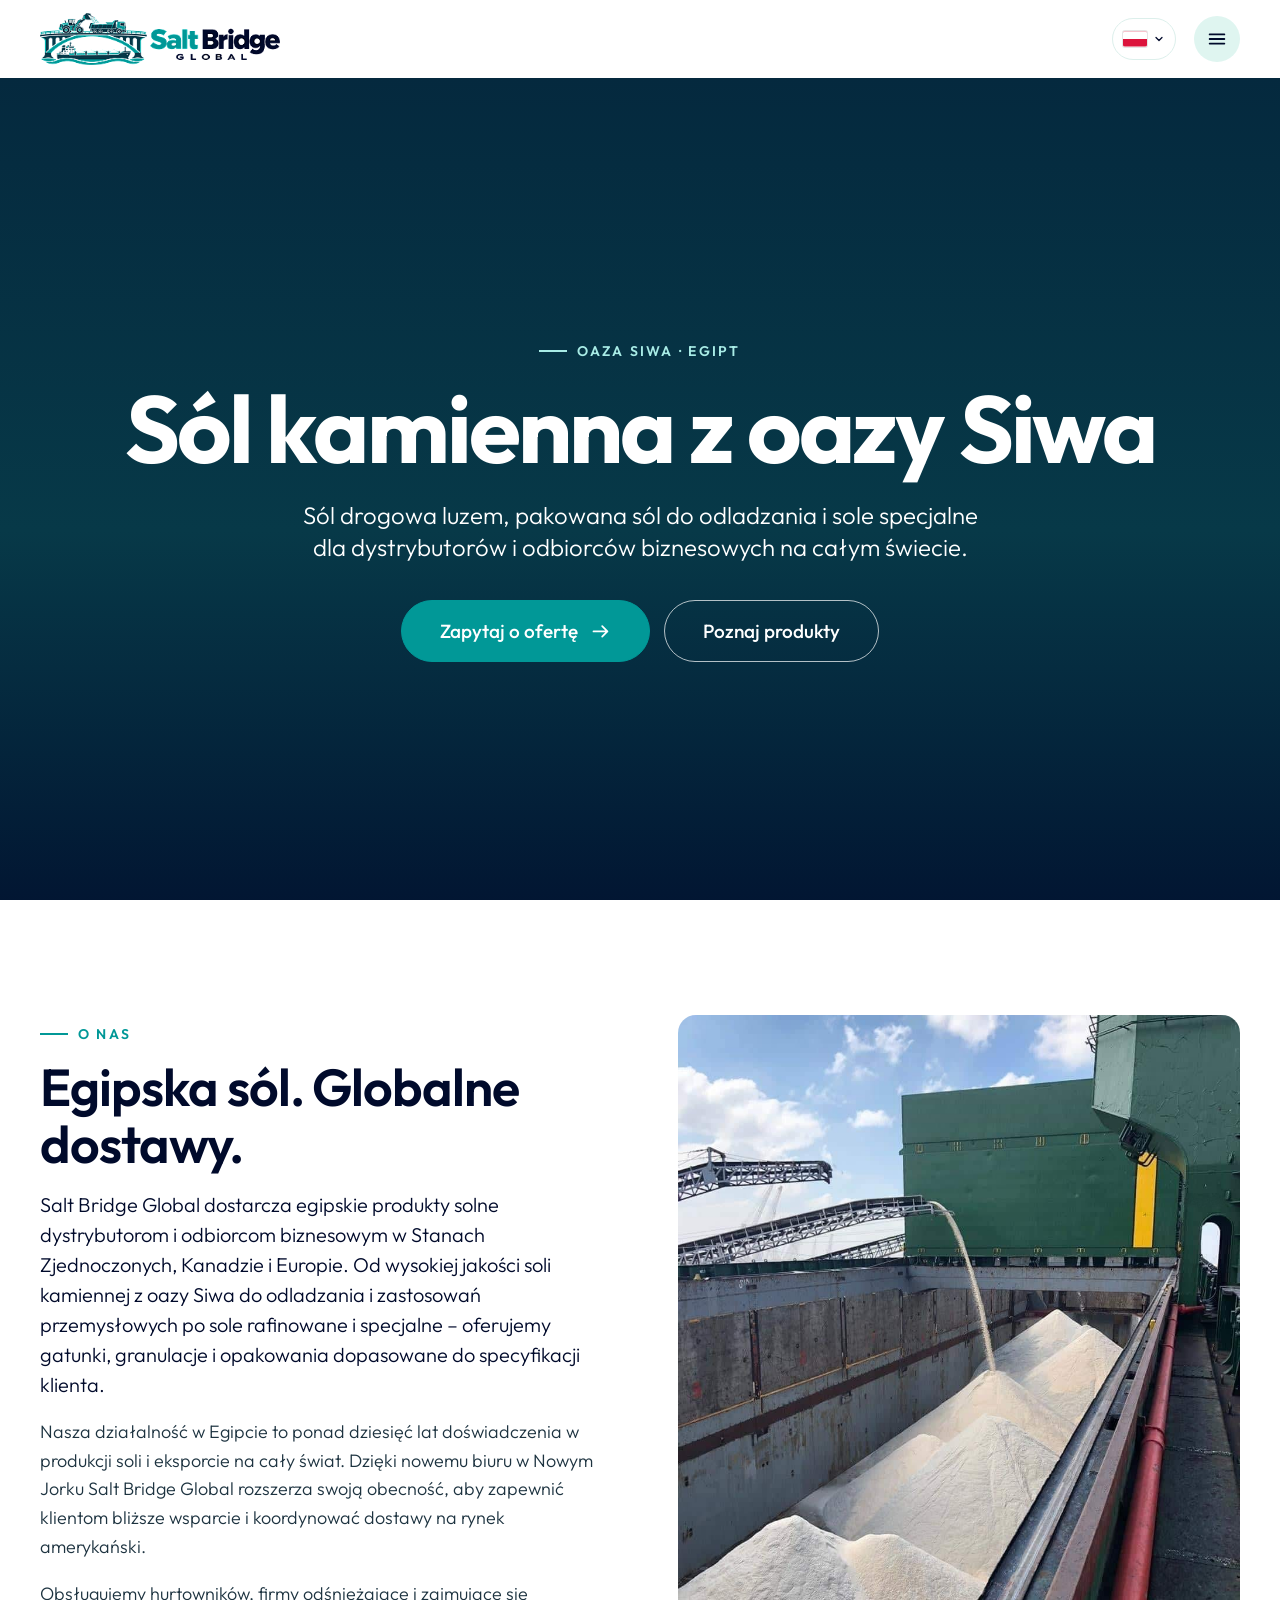
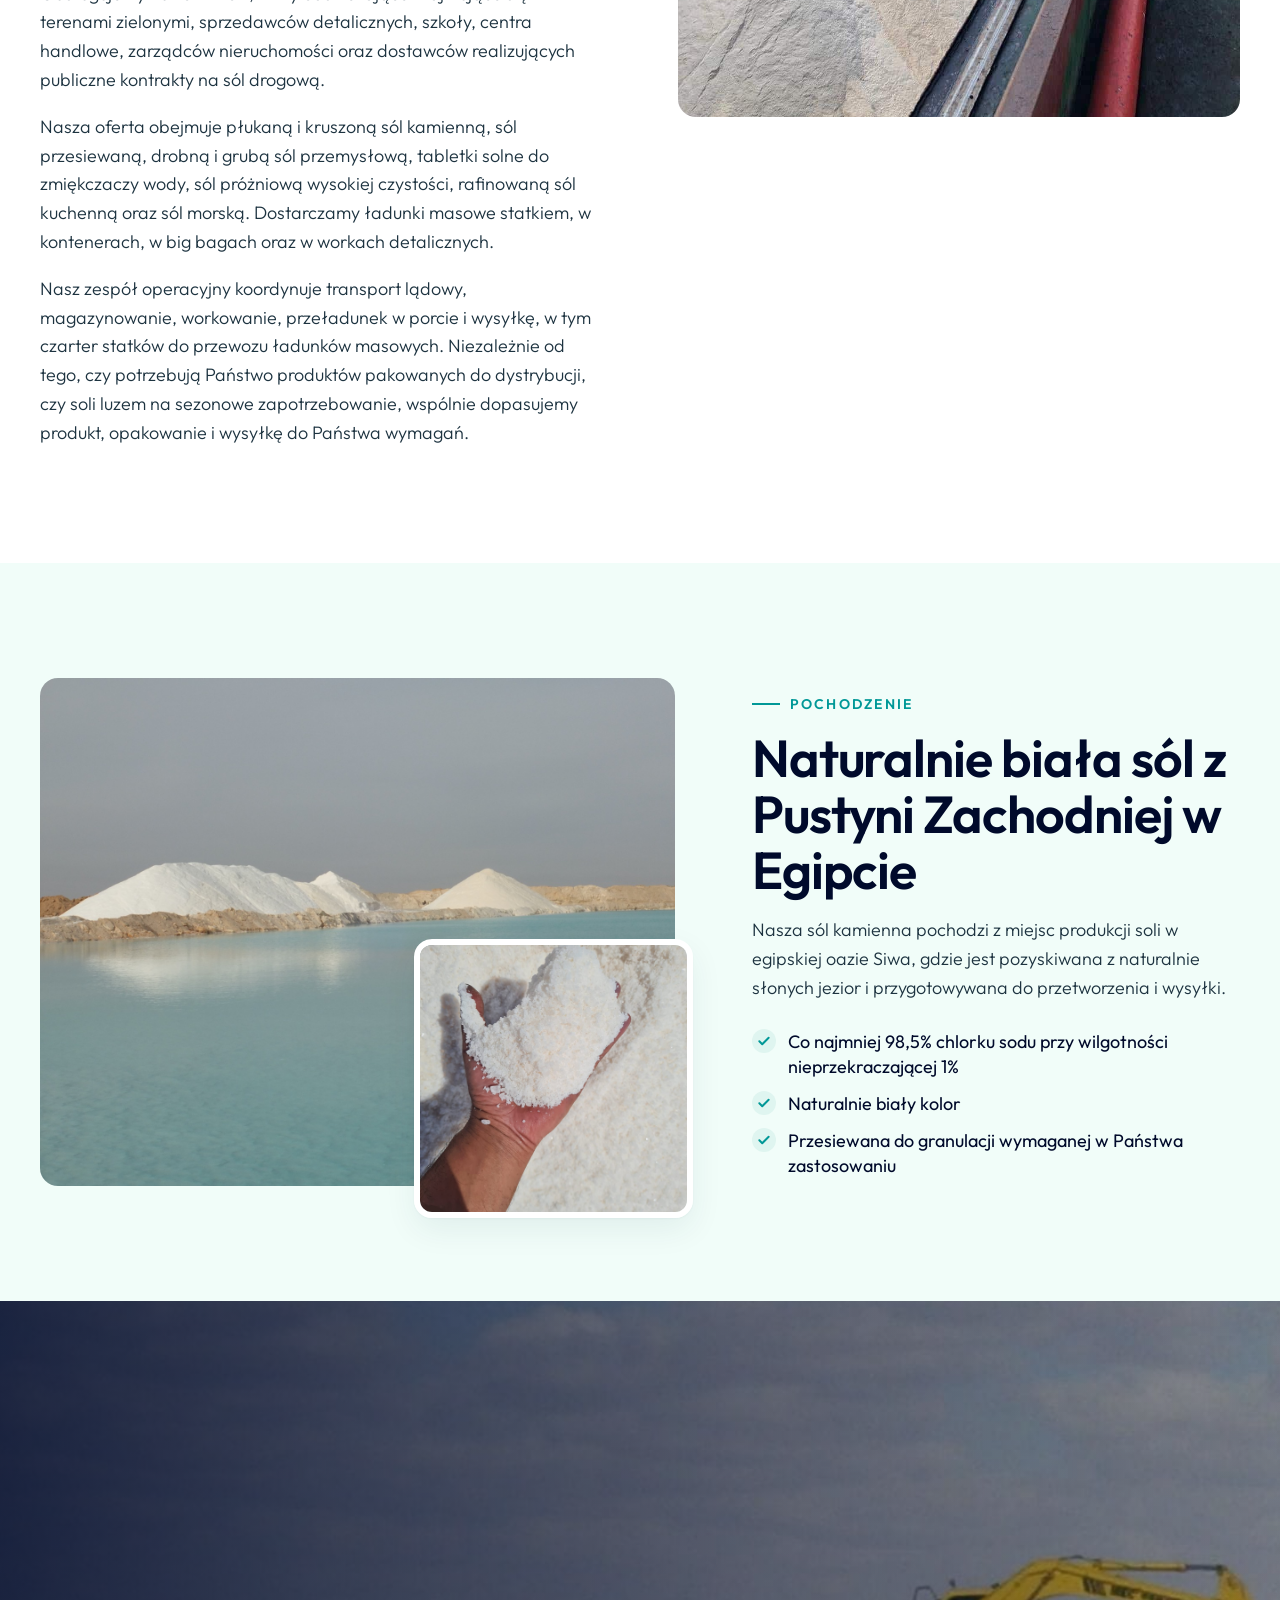
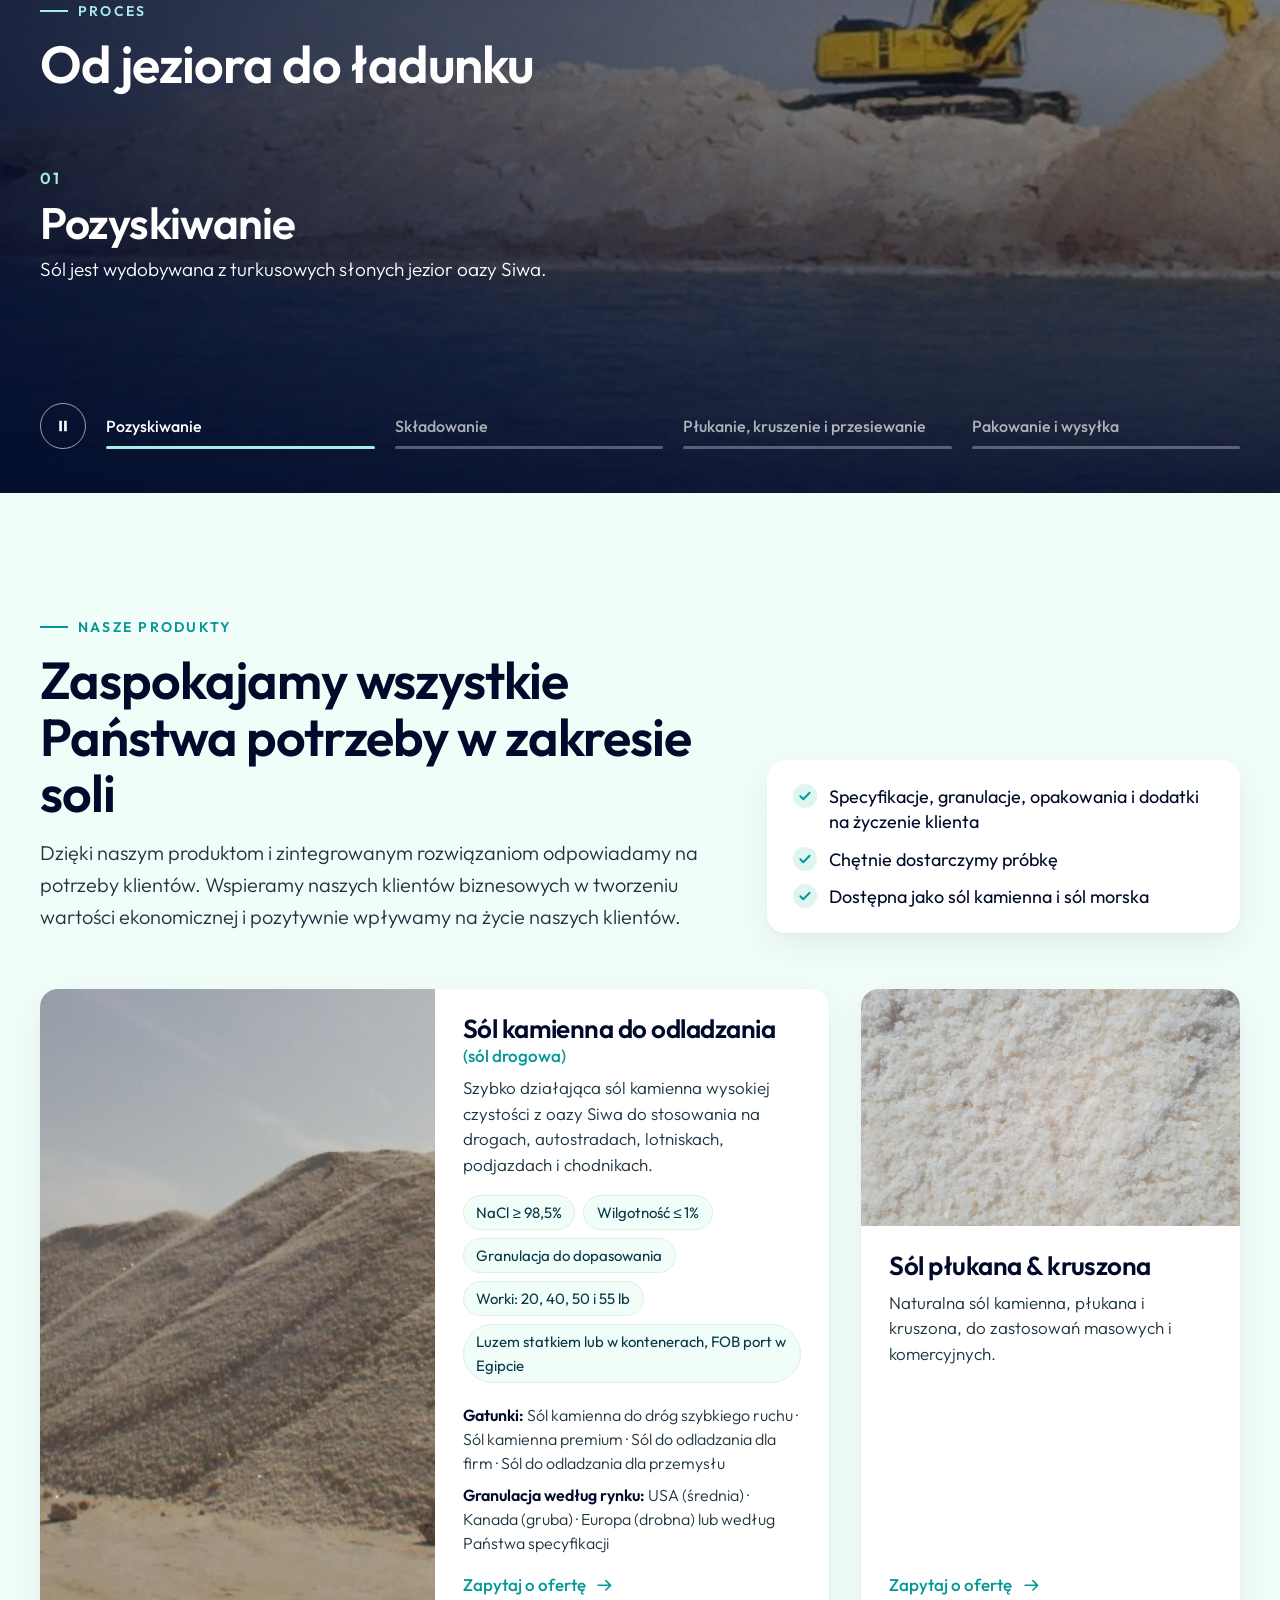
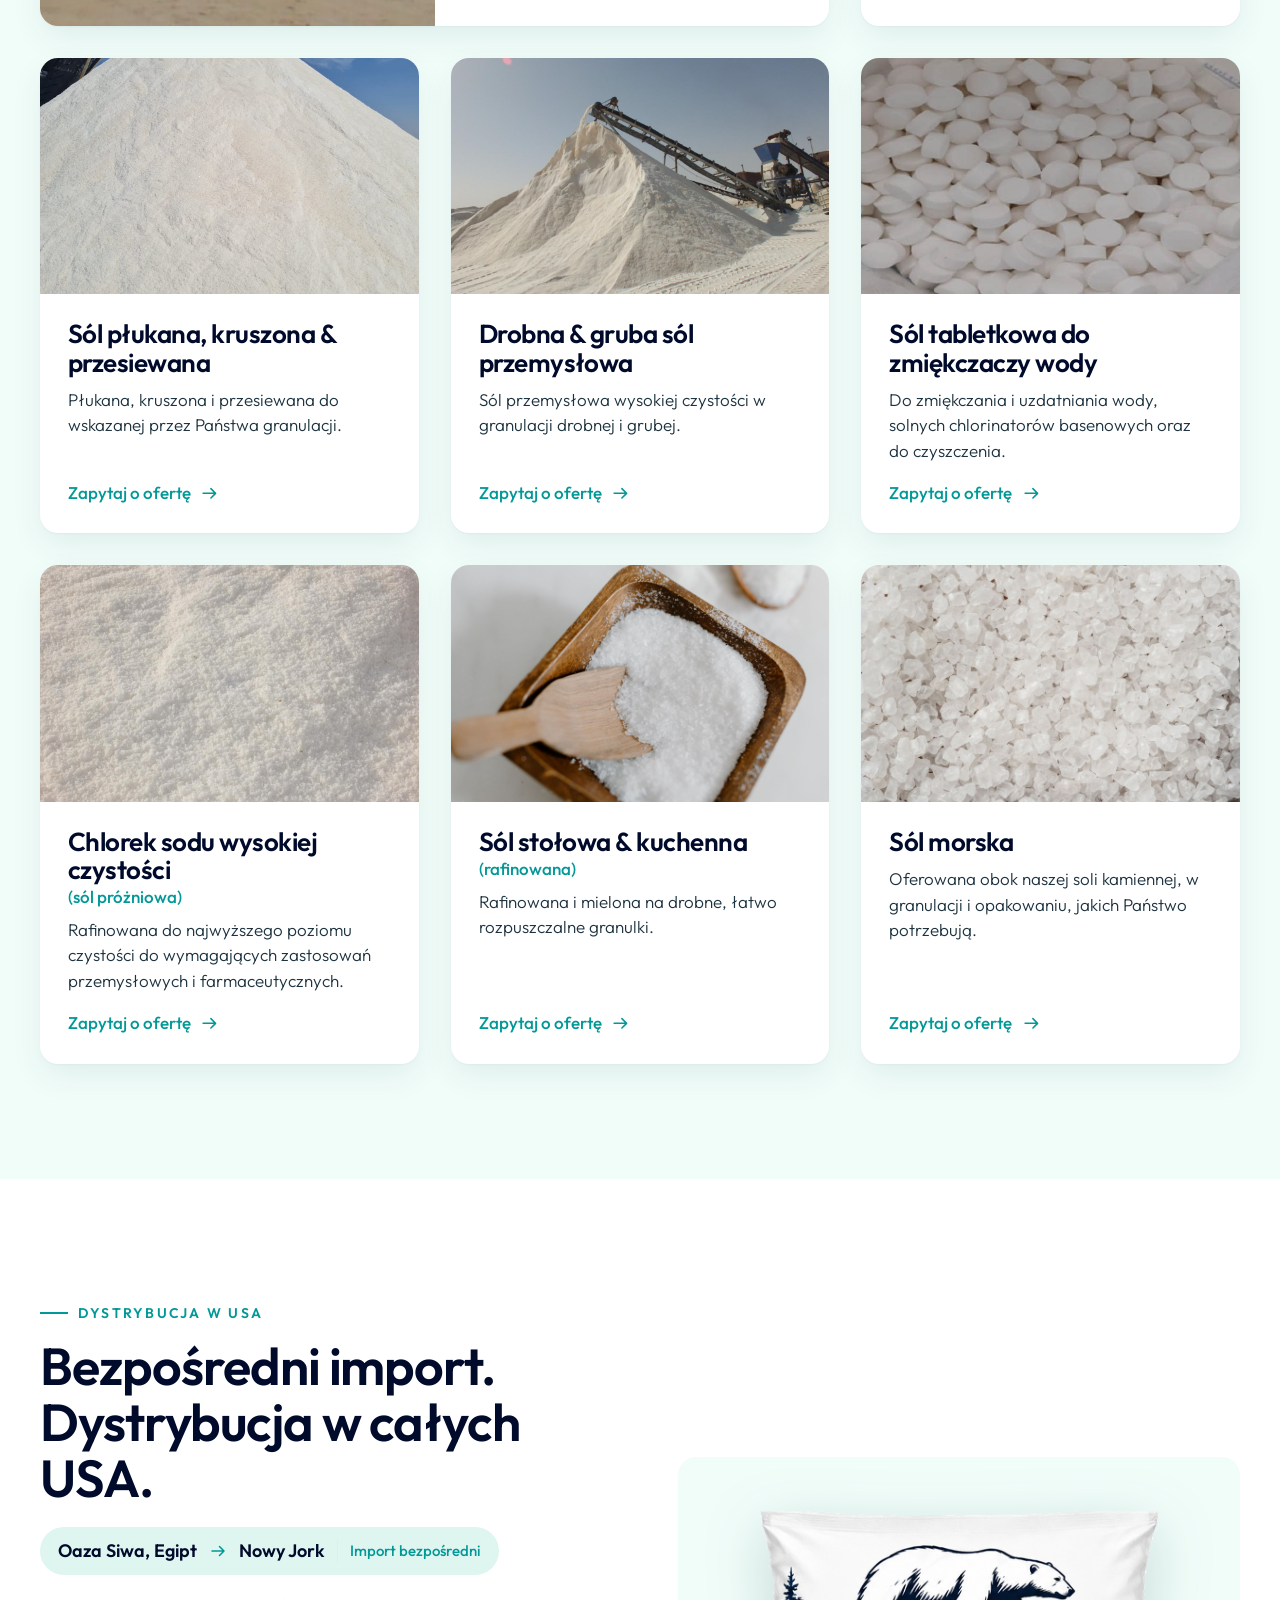
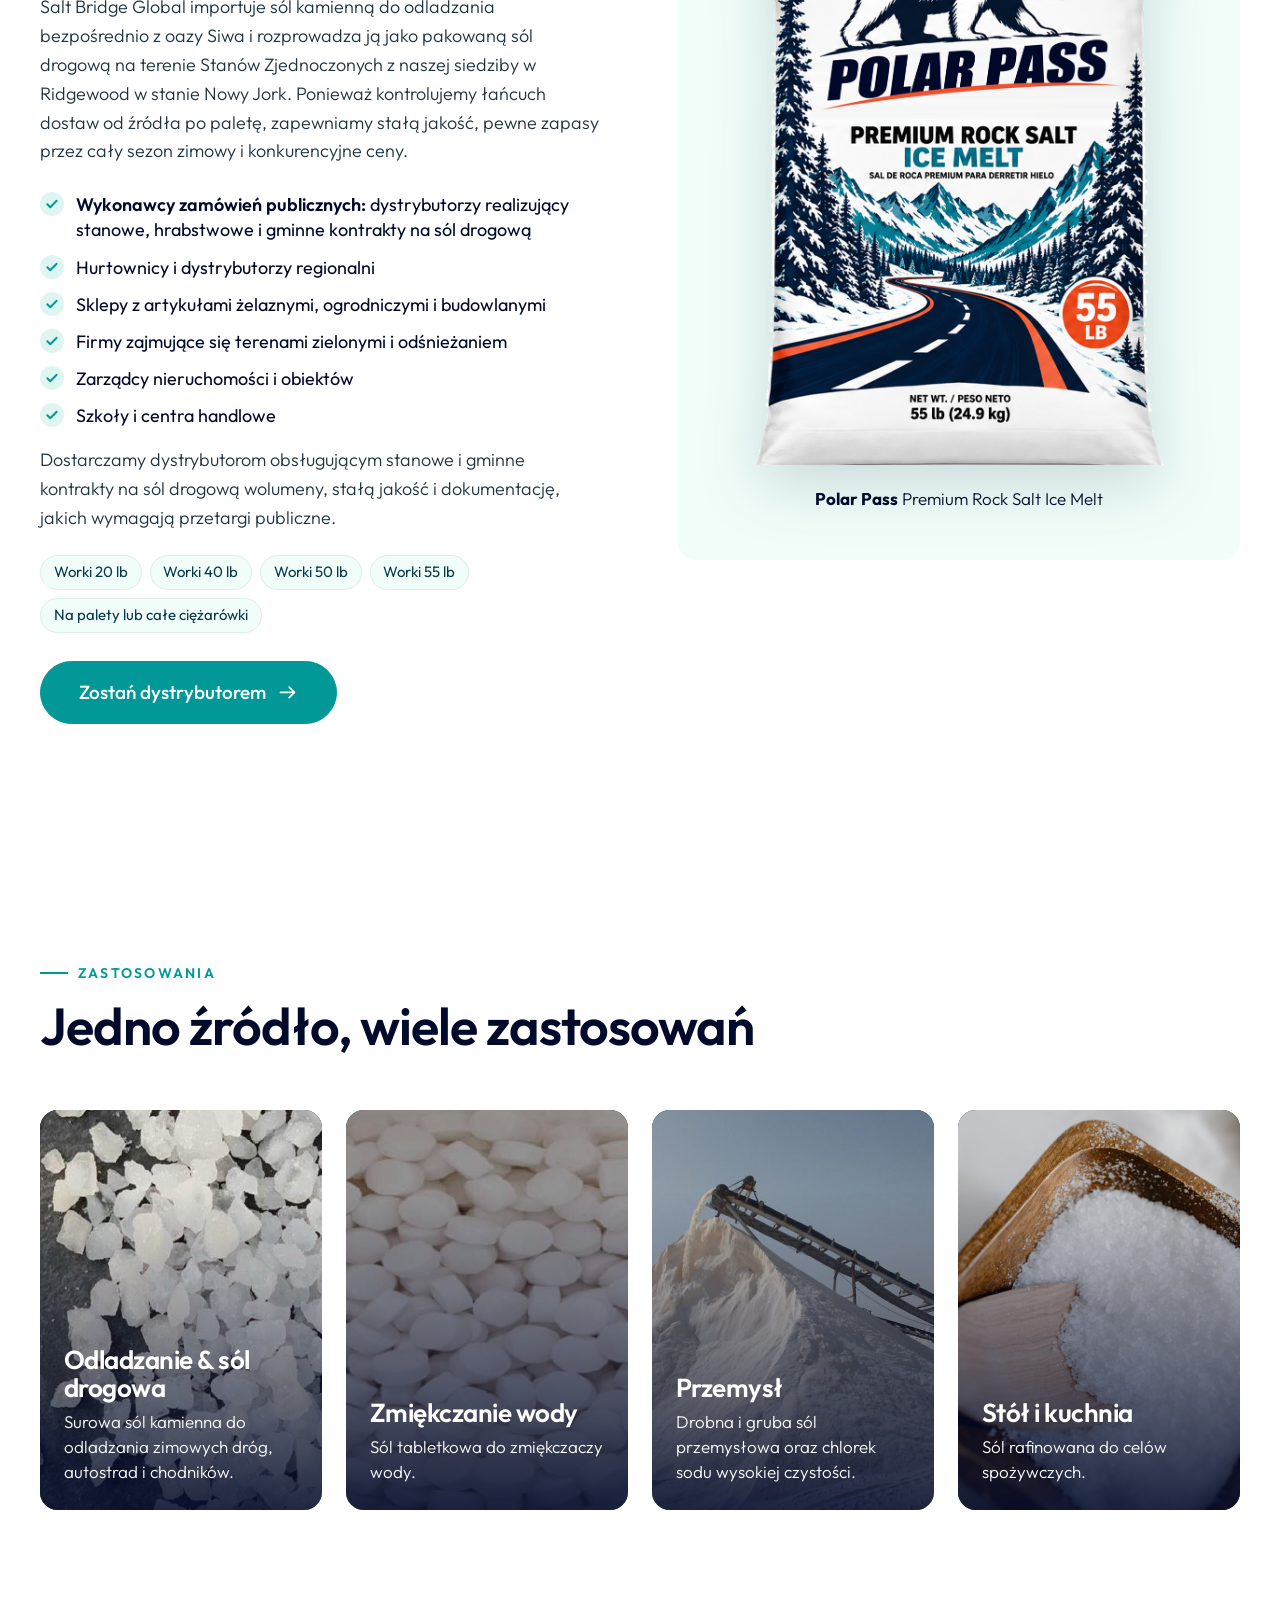
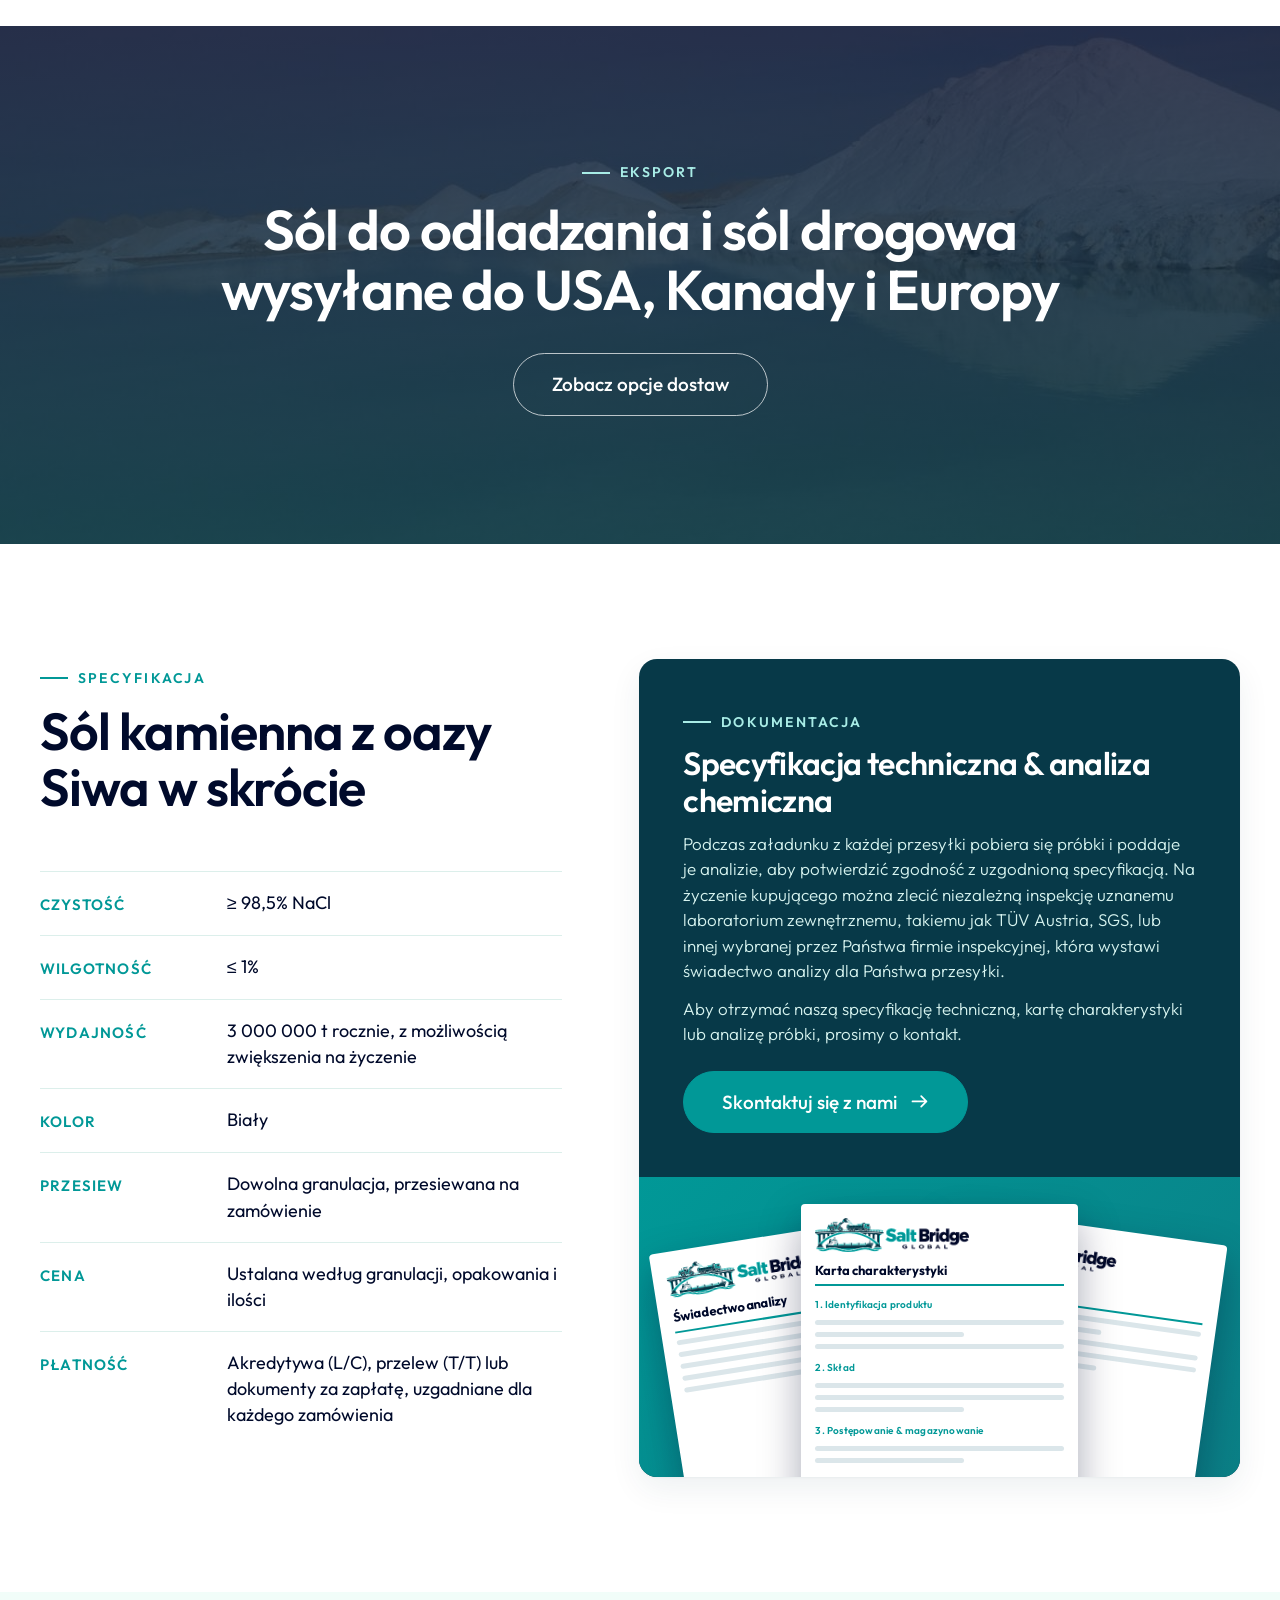
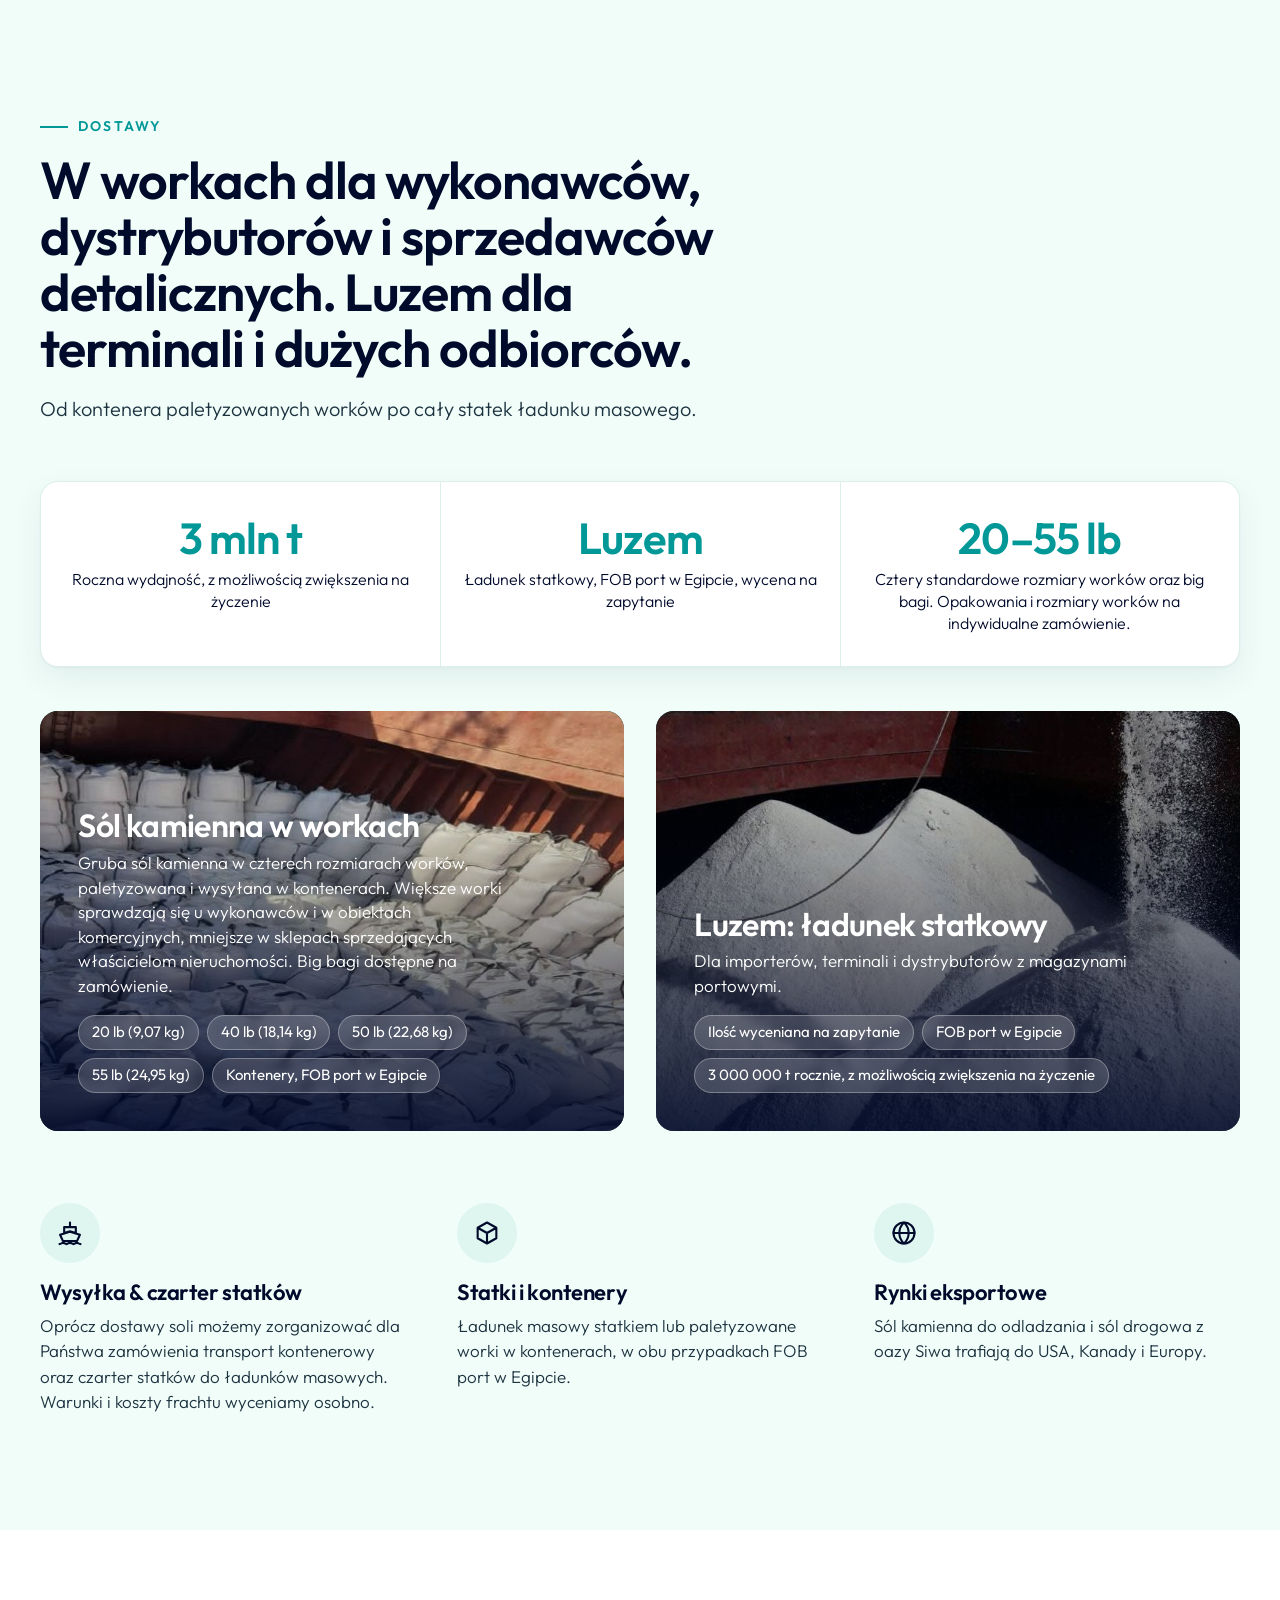
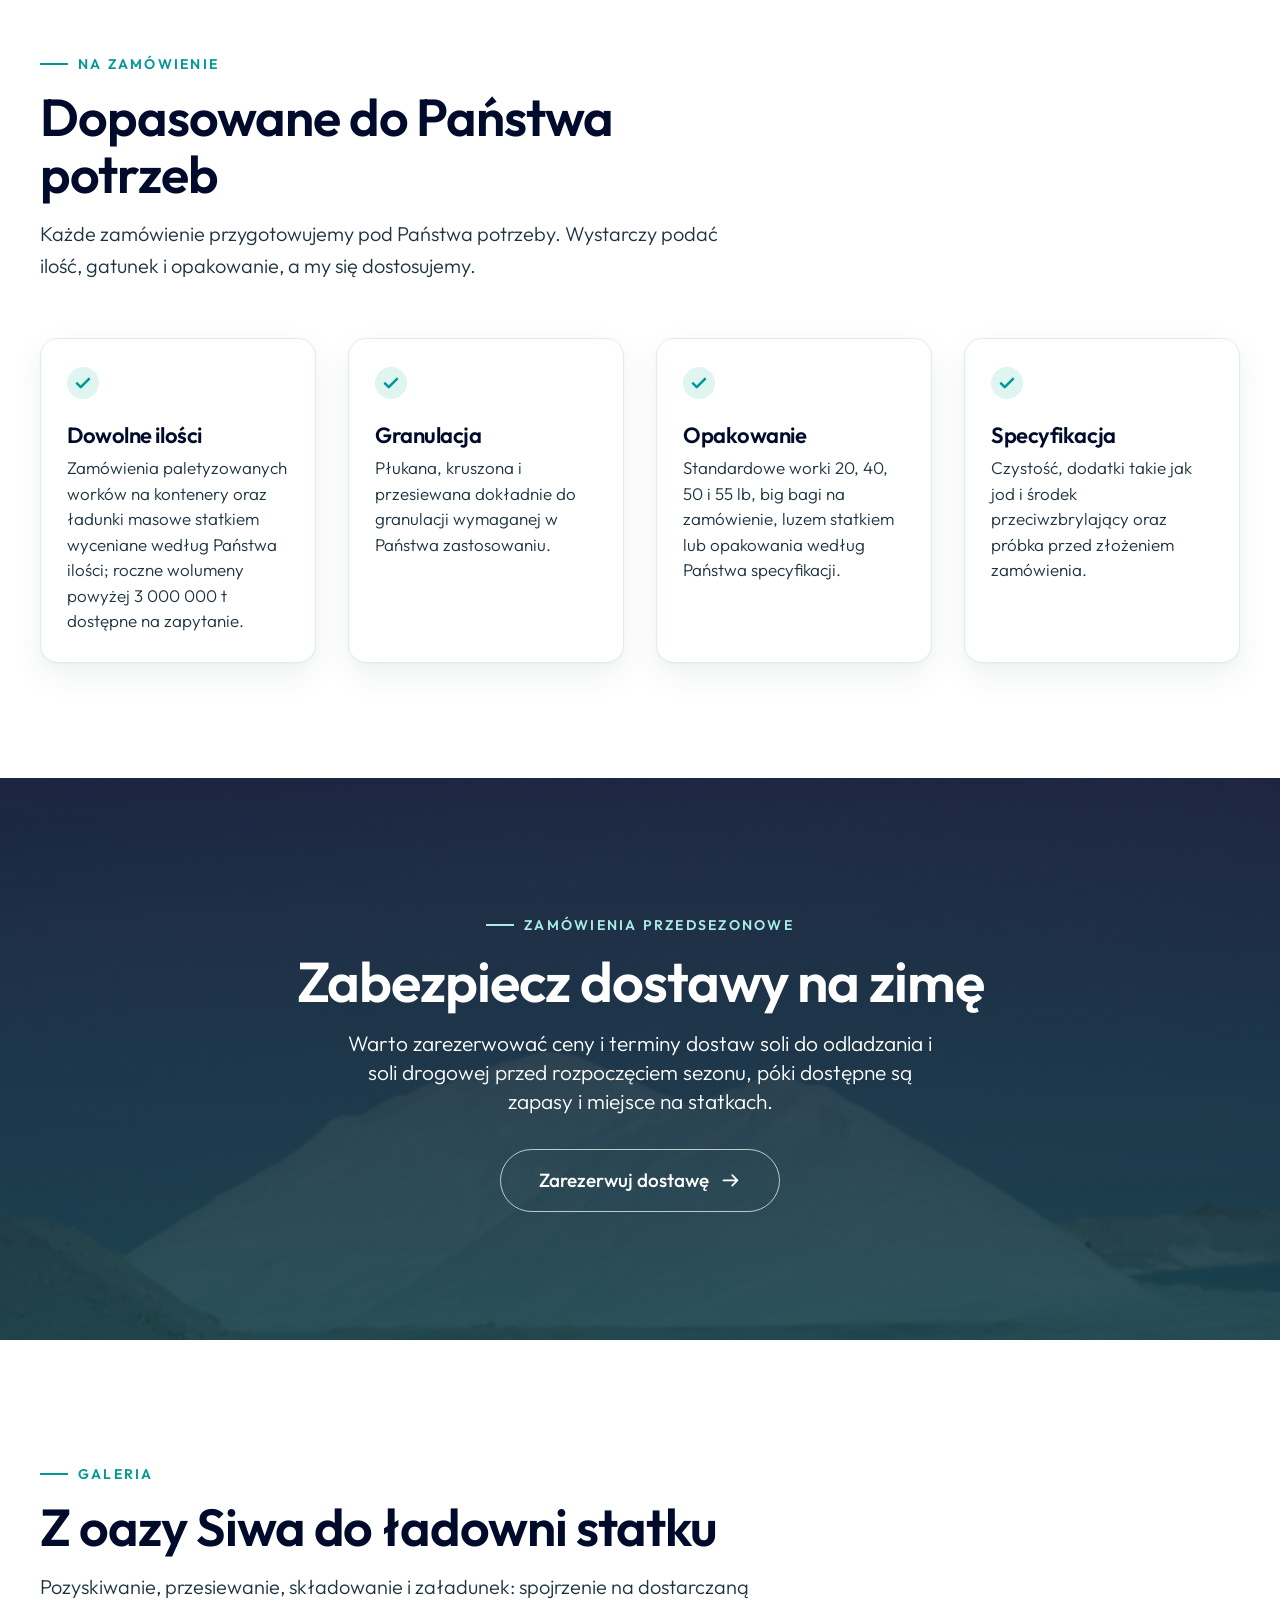
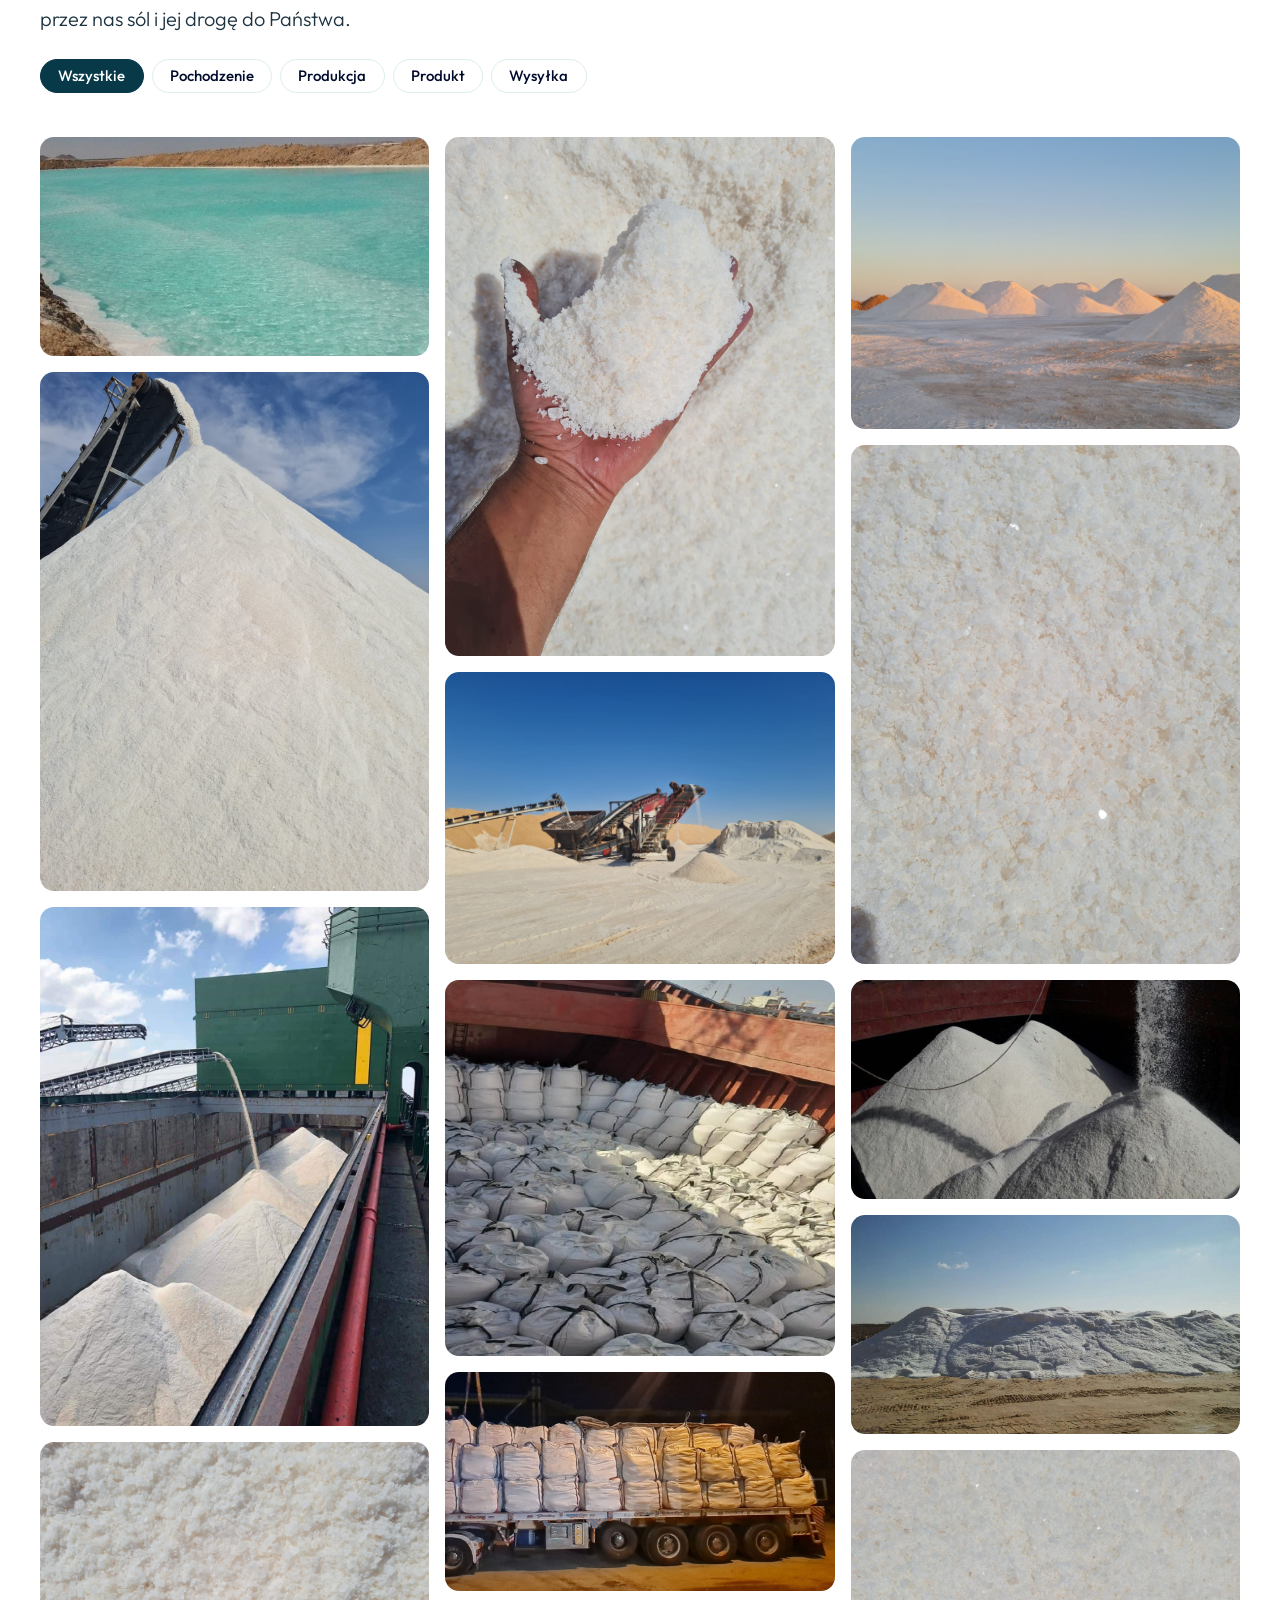
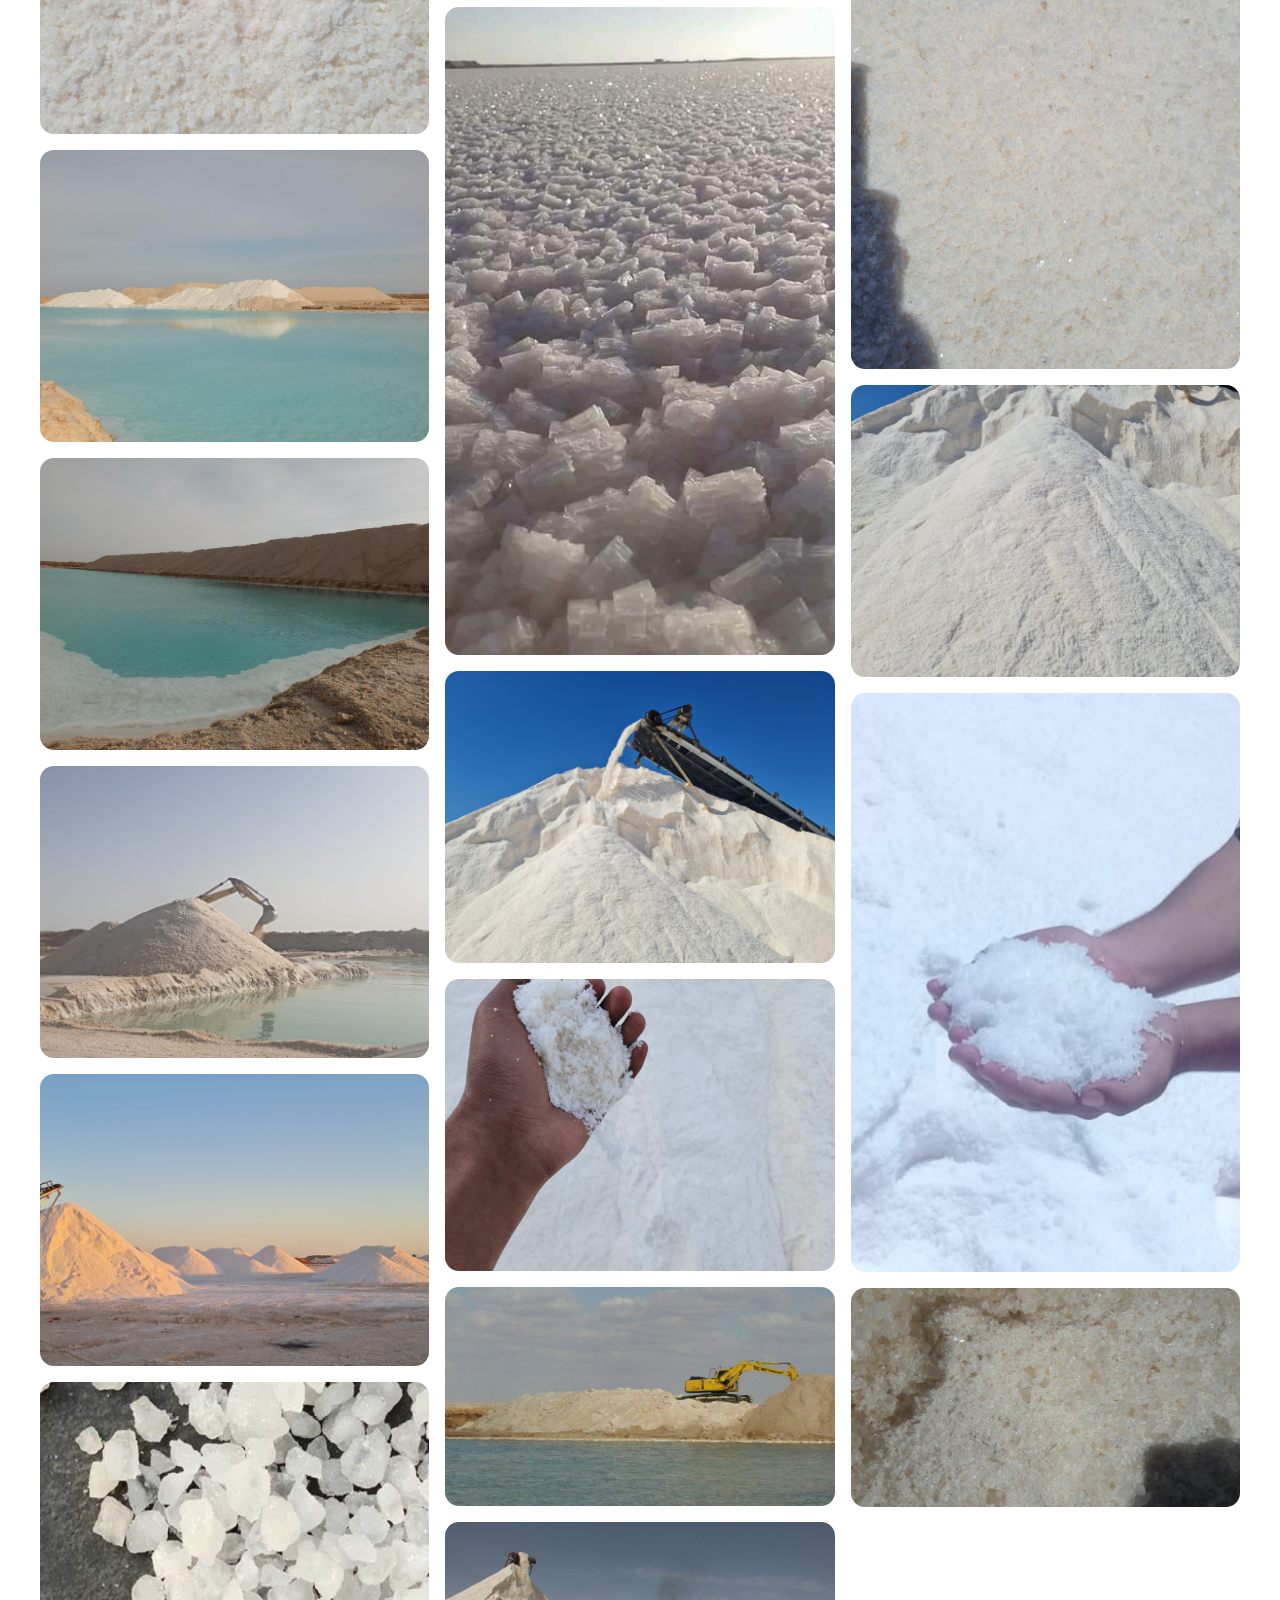
<file: pl/index.html>
<!doctype html>
<html lang="pl">
<head>
  <meta charset="utf-8">
  <meta name="viewport" content="width=device-width, initial-scale=1">
  <title>Salt Bridge Global — sól kamienna do odladzania i sól drogowa | Oaza Siwa, Egipt</title>
  <meta name="description" content="Salt Bridge Global dostarcza sól kamienną do odladzania, sól drogową i sól pakowaną z oazy Siwa w Egipcie: sól płukaną, kruszoną i przesiewaną, sól przemysłową, tabletki solne do zmiękczaczy wody, sól próżniową i rafinowaną sól kuchenną.">
  <link rel="canonical" href="https://saltbridgeglobal.com/pl/">
  <link rel="alternate" hreflang="en" href="https://saltbridgeglobal.com/">
  <link rel="alternate" hreflang="nl" href="https://saltbridgeglobal.com/nl/">
  <link rel="alternate" hreflang="de" href="https://saltbridgeglobal.com/de/">
  <link rel="alternate" hreflang="sv" href="https://saltbridgeglobal.com/sv/">
  <link rel="alternate" hreflang="pl" href="https://saltbridgeglobal.com/pl/">
  <link rel="alternate" hreflang="it" href="https://saltbridgeglobal.com/it/">
  <link rel="alternate" hreflang="cs" href="https://saltbridgeglobal.com/cs/">
  <link rel="alternate" hreflang="es" href="https://saltbridgeglobal.com/es/">
  <link rel="alternate" hreflang="fr" href="https://saltbridgeglobal.com/fr/">
  <link rel="alternate" hreflang="x-default" href="https://saltbridgeglobal.com/">
  <link rel="icon" type="image/png" sizes="32x32" href="../assets/favicon-32.png">
  <link rel="icon" type="image/png" sizes="48x48" href="../assets/favicon-48.png">
  <link rel="icon" type="image/png" sizes="192x192" href="../assets/favicon-192.png">
  <link rel="apple-touch-icon" href="../assets/apple-touch-icon.png">
  <link rel="preconnect" href="https://fonts.googleapis.com">
  <link rel="preconnect" href="https://fonts.gstatic.com" crossorigin>
  <link href="https://fonts.googleapis.com/css2?family=Outfit:wght@300;400;500;600;700&display=swap" rel="stylesheet">
  <link rel="stylesheet" href="../brand-colors.css">
  <style>
    :root {
      /* Outfit is a visual match for the reference lettering, pending approval. */
      --font: "Outfit", var(--salt-font);
      --container: 1200px;
      --gutter: clamp(20px, 4vw, 40px);
      --radius: 18px;
      --header-h: 94px;
      --line: #dcefeb;
      --tint: #dff5f0;
      --body-ink: #1d3340;
      --shadow: 0 1px 2px rgba(7, 57, 72, .04), 0 12px 32px rgba(7, 57, 72, .07);
    }

    *, *::before, *::after { box-sizing: border-box; }
    html { scroll-behavior: smooth; scroll-padding-top: calc(var(--header-h) + 16px); }
    body {
      margin: 0;
      background: var(--salt-white);
      color: var(--body-ink);
      font-family: var(--font);
      font-weight: 300;
      font-size: 1.125rem;
      line-height: 1.6;
      -webkit-font-smoothing: antialiased;
    }
    img, video { display: block; max-width: 100%; }
    a { color: inherit; text-decoration: none; }
    h1, h2, h3 { margin: 0; color: var(--salt-heading); font-weight: 600; letter-spacing: -.02em; line-height: 1.08; }
    p, ul, dl, dd, figure { margin: 0; }
    ul { padding: 0; list-style: none; }
    :focus-visible { outline: 3px solid var(--salt-teal); outline-offset: 3px; border-radius: 6px; }

    .container { width: 100%; max-width: calc(var(--container) + 2 * var(--gutter)); margin-inline: auto; padding-inline: var(--gutter); }
    .section { padding-block: clamp(64px, 9vw, 120px); }
    .section--mint { background: var(--salt-page-bg); }
    .eyebrow { display: inline-flex; align-items: center; gap: 10px; color: var(--salt-teal); font-size: .875rem; font-weight: 600; letter-spacing: .16em; text-transform: uppercase; }
    .eyebrow::before { content: ""; width: 28px; height: 2px; background: currentColor; }
    .section-head { max-width: 720px; margin-bottom: clamp(36px, 5vw, 56px); }
    .section-head h2 { margin-top: 14px; font-size: clamp(2rem, 4.4vw, 3.25rem); }
    .section-head p { margin-top: 16px; font-size: 1.25rem; }

    /* Buttons */
    .btn {
      display: inline-flex; align-items: center; justify-content: center; gap: .6em;
      padding: .85em 1.75em;
      border: 1.5px solid var(--salt-teal); border-radius: 999px;
      background: var(--salt-teal); color: var(--salt-white);
      font: 500 1.0625rem/1.2 var(--font); white-space: nowrap; cursor: pointer;
      transition: background .2s, border-color .2s, color .2s, box-shadow .2s;
    }
    .btn svg { width: 1.1em; height: 1.1em; transition: transform .2s; }
    .btn:hover { background: #017f7e; border-color: #017f7e; box-shadow: 0 8px 20px rgba(1, 152, 151, .28); }
    .btn:hover svg { transform: translateX(3px); }
    .btn--sm { padding: .75em 1.5em; font-size: 1rem; }
    .btn--lg { padding: 1em 2em; font-size: 1.1875rem; }
    .btn--light { background: transparent; border-color: rgba(255, 255, 255, .7); }
    .btn--light:hover { background: var(--salt-white); border-color: var(--salt-white); color: var(--salt-heading); box-shadow: none; }
    .text-link { display: inline-flex; align-items: center; gap: .55em; padding: 0; border: 0; background: none; color: var(--salt-teal); font: 500 1.0625rem/1.2 var(--font); cursor: pointer; }
    .text-link svg { width: 1.1em; height: 1.1em; transition: transform .2s; }
    .text-link:hover { color: var(--salt-deep-blue); }
    .text-link:hover svg { transform: translateX(4px); }

    /* Header: white, so the supplied white-background logo sits cleanly */
    .site-header { position: sticky; top: 0; z-index: 50; height: var(--header-h); background: rgba(255, 255, 255, .94); backdrop-filter: blur(10px); border-bottom: 1px solid transparent; transition: border-color .2s, box-shadow .2s; }
    .site-header.is-stuck { border-color: var(--line); box-shadow: 0 6px 24px rgba(7, 57, 72, .06); }
    .site-header .container { display: flex; align-items: center; justify-content: space-between; gap: 24px; height: 100%; max-width: calc(1600px + 2 * var(--gutter)); }
    .logo { flex: none; display: inline-flex; align-items: center; }
    .logo img { height: 72px; width: auto; }
    .nav { display: flex; align-items: center; gap: clamp(12px, 1vw, 20px); }
    .nav ul { display: flex; gap: clamp(12px, 1vw, 20px); }
    .site-header .nav ul a:not(.btn) { font-size: .9375rem; }
    .nav a, .nav .btn { white-space: nowrap; }
    .nav a:not(.btn) { color: var(--salt-heading); font-size: 1rem; font-weight: 400; padding-block: 6px; border-bottom: 2px solid transparent; transition: color .2s, border-color .2s; }
    .nav a:not(.btn):hover, .nav a.is-current { color: var(--salt-teal); border-color: var(--salt-teal); }
    .nav-toggle { display: none; width: 46px; height: 46px; border: 0; border-radius: 50%; background: var(--tint); color: var(--salt-heading); cursor: pointer; }
    .nav-toggle svg { width: 22px; height: 22px; }
    .site-header .nav { margin-left: auto; }
    /* Language menu */
    .lang { position: relative; flex: none; }
    .lang__btn { display: inline-flex; align-items: center; gap: 6px; height: 42px; padding: 0 10px; border: 1px solid var(--line); border-radius: 999px; background: var(--salt-white); color: var(--salt-heading); font: inherit; font-size: .875rem; font-weight: 600; cursor: pointer; }
    .lang__btn:hover { border-color: var(--salt-teal); }
    .lang__btn > svg { width: 12px; height: 12px; transition: transform .2s; }
    .lang__btn > span { display: none; }
    .site-header .container { gap: 18px; }
    .lang__btn[aria-expanded="true"] > svg { transform: rotate(180deg); }
    .lang img { width: 24px; height: 16px; border-radius: 2px; box-shadow: 0 0 0 1px rgba(0, 0, 0, .1); }
    .lang__menu { position: absolute; right: 0; top: calc(100% + 8px); z-index: 60; min-width: 200px; margin: 0; padding: 6px; list-style: none; background: var(--salt-white); border-radius: 14px; box-shadow: 0 20px 50px rgba(7, 57, 72, .18); }
    .lang__menu[hidden] { display: none; }
    .lang__menu a { display: flex; align-items: center; gap: 12px; padding: 9px 12px; border-radius: 10px; color: var(--salt-heading); text-decoration: none; font-size: .9375rem; }
    .lang__menu a b { width: 24px; font-weight: 600; }
    .lang__menu a:hover, .lang__menu a[aria-current] { background: var(--tint); }
    /* Longer languages: shrink the header in two steps before falling back to the hamburger menu */
    .site-header.is-tight .container { gap: 14px; }
    .site-header.is-tight .logo img { height: 60px; }
    .site-header.is-tight .nav, .site-header.is-tight .nav ul { gap: 12px; }
    .site-header.is-tight .nav ul a:not(.btn) { font-size: .875rem; }
    .site-header.is-tight .nav .btn--sm { padding: .65em 1.1em; font-size: .9375rem; }
    .site-header.is-tighter .container { gap: 10px; }
    .site-header.is-tighter .logo img { height: 50px; }
    .site-header.is-tighter .nav, .site-header.is-tighter .nav ul { gap: 9px; }
    .site-header.is-tighter .nav ul a:not(.btn) { font-size: .8125rem; }
    .site-header.is-tighter .nav .btn--sm { padding: .6em .95em; font-size: .875rem; }
    /* Hamburger menu when the links still do not fit on one line */
    .site-header.is-compact .logo img { height: 52px; }
    .site-header.is-compact .nav-toggle { display: grid; place-items: center; }
    .site-header.is-compact .nav { display: none; position: absolute; top: calc(100% + 8px); left: var(--gutter); right: var(--gutter); flex-direction: column; align-items: stretch; gap: 16px; padding: 20px; background: var(--salt-white); border-radius: var(--radius); box-shadow: 0 20px 50px rgba(7, 57, 72, .18); }
    .site-header.is-compact .nav.is-open { display: flex; }
    .site-header.is-compact .nav ul { flex-direction: column; gap: 4px; }
    .site-header.is-compact .nav ul a:not(.btn) { display: block; padding: 10px 4px; font-size: 1.125rem; }
    .site-header.is-compact .lang { margin-left: auto; }
    .site-header.is-compact .nav-toggle { order: 3; }

    /* Hero: full-screen media with centred title */
    .hero { position: relative; display: grid; min-height: min(calc(100vh - var(--header-h)), 1000px); min-height: min(calc(100svh - var(--header-h)), 1000px); overflow: hidden; background: var(--salt-deep-blue); color: var(--salt-white); }
    .hero__media, .hero__media > * { position: absolute; inset: 0; width: 100%; height: 100%; object-fit: cover; }
    /* Negative first delay so the first photo is already visible on load */
    .hero__media img { opacity: 0; animation: hero-slide 28s -1.5s infinite; }
    .hero__media img:nth-child(2) { animation-delay: 5.5s; }
    .hero__media img:nth-child(3) { animation-delay: 12.5s; }
    .hero__media img:nth-child(4) { animation-delay: 19.5s; }
    @keyframes hero-slide {
      0% { opacity: 0; transform: scale(1.02); }
      5%, 25% { opacity: 1; }
      32%, 100% { opacity: 0; transform: scale(1.1); }
    }
    .hero::after { content: ""; position: absolute; inset: 0; background: linear-gradient(180deg, rgba(0, 10, 43, .34) 0%, rgba(7, 57, 72, .38) 55%, rgba(0, 10, 43, .74) 100%); }
    .hero__inner { position: relative; z-index: 1; display: flex; flex-direction: column; align-items: center; justify-content: center; text-align: center; padding-block: 72px 48px; }
    .hero .eyebrow { color: #a8ece6; }
    .hero h1 { margin-top: 20px; max-width: 13em; color: var(--salt-white); font-size: clamp(2.75rem, 7.4vw, 6rem); font-weight: 700; letter-spacing: -.03em; line-height: .98; text-wrap: balance; }
    .hero__lede { margin-top: 24px; max-width: 30em; font-size: clamp(1.1875rem, 2vw, 1.5rem); line-height: 1.35; text-wrap: balance; }
    .hero__actions { display: flex; flex-wrap: wrap; justify-content: center; gap: 14px; margin-top: 36px; }
    .stats { display: grid; grid-template-columns: repeat(3, 1fr); margin-bottom: clamp(28px, 4vw, 44px); background: var(--salt-white); border: 1px solid var(--line); border-radius: var(--radius); box-shadow: var(--shadow); text-align: center; }
    .stats > div { padding: clamp(22px, 3vw, 32px) 20px; }
    .stats > div + div { border-left: 1px solid var(--line); }
    .stats dt { color: var(--salt-teal); font-size: clamp(1.75rem, 3.4vw, 2.75rem); font-weight: 600; letter-spacing: -.02em; line-height: 1.1; }
    .stats dd { margin-top: 8px; color: var(--salt-heading); font-size: 1rem; line-height: 1.35; }

    /* Source */
    .split { display: grid; grid-template-columns: 1fr 1fr; align-items: center; gap: clamp(32px, 6vw, 88px); }
    .split__media { position: relative; }
    #source .split { grid-template-columns: 1.3fr 1fr; }
    #source .split__media > img:first-child { aspect-ratio: 5 / 4; }
    .split__media img { width: 100%; aspect-ratio: 4 / 3; object-fit: cover; border-radius: var(--radius); }
    .split__media img + img { position: absolute; right: -18px; bottom: -32px; width: 44%; aspect-ratio: 1; border: 6px solid var(--salt-white); box-shadow: var(--shadow); }
    .split h2 { margin-top: 14px; font-size: clamp(2rem, 4.4vw, 3.25rem); }
    .split p { margin-top: 18px; }
    .split .tags { margin: 22px 0 0; }
    .about { align-items: start; }
    .about .about__lead { font-size: 1.25rem; line-height: 1.5; color: var(--salt-heading); }
    .about .split__media img { aspect-ratio: 4 / 5; }
    .split .route { display: inline-flex; flex-wrap: wrap; align-items: center; gap: 10px 12px; margin-top: 20px; padding: 10px 18px; border-radius: 999px; background: var(--tint); color: var(--salt-heading); font-weight: 600; }
    .route svg { width: 18px; height: 18px; color: var(--salt-teal); }
    .route em { padding-left: 12px; border-left: 1px solid var(--line); color: var(--salt-teal); font-style: normal; font-weight: 500; font-size: .9375rem; }
    .split__media--product { margin: 0; padding: clamp(24px, 4vw, 48px); background: var(--salt-page-bg); border-radius: var(--radius); text-align: center; }
    .split__media--product img { width: auto; max-width: 100%; max-height: 560px; aspect-ratio: auto; margin-inline: auto; object-fit: contain; border-radius: 0; filter: drop-shadow(0 18px 30px rgba(7, 57, 72, .18)); }
    .split__media--product figcaption { margin-top: 20px; color: var(--salt-heading); font-size: 1.0625rem; }
    .split .btn { margin-top: 28px; }
    .checks strong { font-weight: 600; }
    .checks { display: grid; gap: 12px; margin-top: 26px; }
    .checks li { display: flex; gap: 12px; align-items: flex-start; color: var(--salt-heading); font-weight: 400; line-height: 1.4; }
    .checks svg { flex: none; width: 24px; height: 24px; padding: 5px; border-radius: 50%; background: var(--tint); color: var(--salt-teal); }

    /* Process reel: photo sequence that plays like a film, one step at a time */
    .reel { position: relative; display: grid; align-items: end; min-height: clamp(580px, 88vh, 860px); overflow: hidden; background: var(--salt-deep-blue); color: var(--salt-white); }
    .reel__slides img { position: absolute; inset: 0; width: 100%; height: 100%; object-fit: cover; opacity: 0; transition: opacity 1.2s ease, transform 9s linear; }
    .reel__slides img.is-active { opacity: 1; transform: scale(1.08); }
    .reel::after { content: ""; position: absolute; inset: 0; background: linear-gradient(90deg, rgba(0, 10, 43, .8) 0%, rgba(0, 10, 43, .34) 58%, rgba(0, 10, 43, .12) 100%), linear-gradient(180deg, rgba(0, 10, 43, .1) 45%, rgba(0, 10, 43, .82) 100%); }
    .reel__inner { position: relative; z-index: 1; padding-block: clamp(56px, 8vw, 96px) clamp(28px, 4vw, 44px); }
    .reel .eyebrow { color: #a8ece6; }
    .reel h2 { margin-top: 14px; color: var(--salt-white); font-size: clamp(2rem, 4.4vw, 3.25rem); }
    .reel__panels { display: grid; max-width: 30em; margin-top: clamp(32px, 6vw, 72px); }
    .reel__panel + .reel__panel { margin-top: 28px; }
    .js .reel__panel { grid-area: 1 / 1; margin: 0; opacity: 0; visibility: hidden; transform: translateY(14px); transition: opacity .6s ease, transform .6s ease, visibility .6s; }
    .js .reel__panel.is-active { opacity: 1; visibility: visible; transform: none; }
    .reel__panel span { color: #a8ece6; font-size: 1rem; font-weight: 600; letter-spacing: .14em; }
    .reel__panel h3 { margin-top: 6px; color: var(--salt-white); font-size: clamp(1.75rem, 3.6vw, 2.75rem); }
    .reel__panel p { margin-top: 10px; font-size: 1.1875rem; line-height: 1.45; }
    .reel__nav { display: none; align-items: flex-end; gap: clamp(10px, 1.6vw, 20px); margin-top: clamp(28px, 4vw, 44px); }
    .js .reel__nav { display: flex; }
    .reel__toggle { flex: none; display: grid; place-items: center; width: 46px; height: 46px; border: 1.5px solid rgba(255, 255, 255, .6); border-radius: 50%; background: transparent; color: var(--salt-white); cursor: pointer; transition: background .2s, color .2s; }
    .reel__toggle:hover { background: var(--salt-white); color: var(--salt-heading); }
    .reel__toggle svg { width: 18px; height: 18px; }
    .reel__toggle svg + svg, .reel.is-paused .reel__toggle svg:first-child { display: none; }
    .reel.is-paused .reel__toggle svg + svg { display: block; }
    .reel__step { flex: 1; display: grid; gap: 10px; padding: 0; border: 0; background: none; color: rgba(255, 255, 255, .66); font: 500 1rem/1.2 var(--font); text-align: left; cursor: pointer; transition: color .2s; }
    .reel__step:hover, .reel__step.is-active { color: var(--salt-white); }
    .reel__step i { display: block; height: 3px; border-radius: 3px; background: rgba(255, 255, 255, .3); overflow: hidden; }
    .reel__step i::after { content: ""; display: block; width: 0; height: 100%; background: #a8ece6; }
    .reel__step.is-active i::after { animation: reel-progress 6s linear forwards; }
    .reel.is-paused .reel__step i::after, .reel.is-offscreen .reel__step i::after { animation-play-state: paused; }
    @keyframes reel-progress { to { width: 100%; } }

    /* Products */
    .cards { display: grid; grid-template-columns: repeat(3, 1fr); gap: clamp(20px, 2.6vw, 32px); }
    .card { display: flex; flex-direction: column; background: var(--salt-white); border-radius: var(--radius); overflow: hidden; box-shadow: var(--shadow); transition: transform .25s, box-shadow .25s; }
    .card:hover { transform: translateY(-4px); box-shadow: 0 2px 4px rgba(7, 57, 72, .05), 0 22px 48px rgba(7, 57, 72, .13); }
    .card > img { width: 100%; aspect-ratio: 16 / 10; object-fit: cover; }
    .card__body { display: flex; flex-direction: column; flex: 1; padding: 26px 28px 30px; }
    .card h3 { font-size: 1.625rem; }
    .card p { margin-top: 10px; font-size: 1.0625rem; line-height: 1.5; }
    .tags { display: flex; flex-wrap: wrap; gap: 8px; margin: 18px 0 24px; }
    .tags li { padding: .3em .85em; border-radius: 999px; background: var(--salt-page-bg); border: 1px solid var(--line); color: var(--salt-deep-blue); font-size: .9375rem; font-weight: 400; }
    .card .text-link { margin-top: auto; align-self: flex-start; }

    .products-intro { display: grid; grid-template-columns: 1.4fr 1fr; gap: clamp(24px, 5vw, 72px); align-items: end; margin-bottom: clamp(36px, 5vw, 56px); }
    .products-intro .section-head { margin-bottom: 0; }
    .products-intro .checks { margin-top: 0; padding: 24px 26px; background: var(--salt-white); border-radius: var(--radius); box-shadow: var(--shadow); }
    .card h3 span { display: block; margin-top: 4px; color: var(--salt-teal); font-size: 1.0625rem; font-weight: 500; letter-spacing: 0; }
    .card h3 + .text-link { padding-top: 20px; }
    .card .tags { margin-bottom: 20px; }
    .card .card__meta { margin-top: 0; font-size: 1rem; }
    .card .card__meta + .card__meta { margin-top: 8px; }
    .card__meta strong { color: var(--salt-heading); font-weight: 600; }
    .card p + .text-link { padding-top: 20px; }
    .card--wide { grid-column: span 2; flex-direction: row; }
    .card--wide > img { width: 50%; aspect-ratio: auto; }
    .custom { display: grid; grid-template-columns: repeat(4, 1fr); gap: clamp(20px, 2.6vw, 32px); }
    .custom > div { padding: 28px 26px; background: var(--salt-white); border: 1px solid var(--line); border-radius: var(--radius); box-shadow: var(--shadow); }
    .custom svg { width: 32px; height: 32px; padding: 7px; border-radius: 50%; background: var(--tint); color: var(--salt-teal); }
    .custom h3 { margin-top: 16px; font-size: 1.375rem; }
    .custom p { margin-top: 8px; font-size: 1.0625rem; line-height: 1.5; }

    /* Applications */
    .tiles { display: grid; grid-template-columns: repeat(4, 1fr); gap: clamp(16px, 2vw, 24px); }
    .tiles .panel { min-height: 400px; padding: 26px 24px; }
    .tiles .panel h3 { font-size: 1.625rem; }

    /* Specifications */
    .specs { display: grid; grid-template-columns: 1fr 1.15fr; gap: clamp(32px, 6vw, 80px); align-items: start; }
    .spec-facts { display: grid; gap: 0; margin-top: 8px; }
    .spec-facts > div { display: grid; grid-template-columns: 9.5em 1fr; gap: 16px; padding-block: 18px; border-top: 1px solid var(--line); }
    .spec-facts dt { color: var(--salt-teal); font-size: .9375rem; font-weight: 600; letter-spacing: .08em; text-transform: uppercase; padding-top: .2em; }
    .spec-facts dd { color: var(--salt-heading); font-weight: 400; line-height: 1.45; }
    .docs { display: grid; grid-template-rows: auto 1fr; overflow: hidden; border-radius: var(--radius); background: var(--salt-deep-blue); box-shadow: var(--shadow); }
    .docs__text { padding: clamp(28px, 4vw, 44px); color: #d6f3ef; }
    .docs__text .eyebrow { color: #a8ece6; }
    .docs__text h3 { margin-top: 12px; color: var(--salt-white); font-size: clamp(1.5rem, 2.6vw, 2rem); line-height: 1.15; }
    .docs__text p { margin-top: 12px; font-size: 1.0625rem; line-height: 1.5; }
    .docs__text .btn { margin-top: 24px; }
    .docs__art { position: relative; min-height: 300px; background: linear-gradient(135deg, var(--salt-teal), #0b7f86); overflow: hidden; }
    .doc { position: absolute; display: grid; align-content: start; gap: 7px; width: 46%; aspect-ratio: 8.5 / 11; padding: 14px 14px 0; background: var(--salt-white); border-radius: 4px; box-shadow: 0 18px 40px rgba(0, 10, 43, .35); }
    .doc img { width: 62%; height: auto; margin-bottom: 4px; }
    .doc strong { color: var(--salt-heading); font-size: .8125rem; line-height: 1.2; padding-bottom: 6px; border-bottom: 2px solid var(--salt-teal); }
    .doc i { display: block; height: 5px; border-radius: 3px; background: #dbe6ea; }
    .doc i.short { width: 60%; }
    .doc__label { margin-top: 4px; color: var(--salt-teal); font-size: .625rem; font-weight: 600; letter-spacing: .02em; }
    .doc--left { left: 6%; top: 18%; transform: rotate(-9deg); }
    .doc--right { right: 6%; top: 16%; transform: rotate(8deg); }
    .doc--front { left: 27%; top: 9%; z-index: 1; }
    .table-card { background: var(--salt-white); border-radius: var(--radius); box-shadow: var(--shadow); overflow: hidden; }
    .table-card h3 { padding: 24px 28px 18px; font-size: 1.375rem; }
    table { width: 100%; border-collapse: collapse; font-size: 1.0625rem; }
    th, td { padding: 11px 28px; text-align: left; border-top: 1px solid var(--line); }
    thead th { background: var(--salt-page-bg); color: var(--salt-deep-blue); font-size: .875rem; font-weight: 600; letter-spacing: .1em; text-transform: uppercase; }
    tbody th { font-weight: 300; }
    tbody th span { color: #5c7480; font-size: .9375rem; }
    td { text-align: right; color: var(--salt-heading); font-weight: 500; font-variant-numeric: tabular-nums; }
    thead th:last-child { text-align: right; }
    .table-card p { padding: 16px 28px 22px; border-top: 1px solid var(--line); color: #5c7480; font-size: .9375rem; line-height: 1.45; }

    /* Supply */
    .supply-grid { display: grid; grid-template-columns: repeat(2, 1fr); gap: clamp(20px, 2.6vw, 32px); }
    .panel { position: relative; display: flex; flex-direction: column; justify-content: flex-end; min-height: 420px; padding: clamp(24px, 3vw, 40px); border-radius: var(--radius); overflow: hidden; color: var(--salt-white); background: var(--salt-deep-blue); }
    .panel img { position: absolute; inset: 0; width: 100%; height: 100%; object-fit: cover; transition: transform .6s; }
    .panel:hover img { transform: scale(1.04); }
    .panel::after { content: ""; position: absolute; inset: 0; background: linear-gradient(180deg, rgba(0, 10, 43, .05) 20%, rgba(0, 10, 43, .86) 100%); }
    .panel > :not(img) { position: relative; z-index: 1; }
    .panel h3 { color: var(--salt-white); font-size: clamp(1.625rem, 2.6vw, 2rem); }
    .panel p { margin-top: 8px; max-width: 26em; font-size: 1.0625rem; line-height: 1.45; }
    .panel .tags { margin: 16px 0 0; }
    .panel .tags li { background: rgba(255, 255, 255, .16); border-color: rgba(255, 255, 255, .3); color: var(--salt-white); backdrop-filter: blur(4px); }
    .features { display: grid; grid-template-columns: repeat(3, 1fr); gap: clamp(24px, 4vw, 56px); margin-top: clamp(40px, 6vw, 72px); }
    .feature__icon { display: grid; place-items: center; width: 60px; height: 60px; margin-bottom: 18px; border-radius: 50%; background: var(--tint); color: var(--salt-heading); }
    .feature__icon svg { width: 28px; height: 28px; }
    .feature h3 { font-size: 1.375rem; }
    .feature p { margin-top: 8px; font-size: 1.0625rem; line-height: 1.5; }

    /* Gallery */
    .gallery-head { display: flex; flex-wrap: wrap; align-items: flex-end; justify-content: space-between; gap: 24px; margin-bottom: clamp(28px, 4vw, 44px); }
    .gallery-head .section-head { margin-bottom: 0; }
    .gallery-filters { display: flex; flex-wrap: wrap; gap: 8px; }
    .gallery-filters button { padding: .55em 1.15em; border: 1px solid var(--line); border-radius: 999px; background: var(--salt-white); color: var(--salt-heading); font: 500 .9375rem/1 var(--font); cursor: pointer; transition: background .2s, color .2s, border-color .2s; }
    .gallery-filters button:hover { border-color: var(--salt-teal); color: var(--salt-teal); }
    .gallery-filters button[aria-pressed="true"] { background: var(--salt-deep-blue); border-color: var(--salt-deep-blue); color: var(--salt-white); }
    .gallery { columns: 3; column-gap: 16px; }
    .gallery figure { position: relative; margin: 0 0 16px; break-inside: avoid; border-radius: 14px; overflow: hidden; background: var(--tint); animation: gallery-in .35s ease both; }
    .gallery figure[hidden] { display: none; }
    .gallery button { display: block; width: 100%; padding: 0; border: 0; background: none; cursor: zoom-in; }
    .gallery img { display: block; width: 100%; height: auto; transition: transform .5s; }
    .gallery figcaption { position: absolute; inset: auto 0 0; padding: 36px 16px 14px; background: linear-gradient(transparent, rgba(0, 10, 43, .72)); color: var(--salt-white); font-size: .9375rem; line-height: 1.3; opacity: 0; transform: translateY(6px); transition: opacity .25s, transform .25s; pointer-events: none; }
    .gallery figure:hover img, .gallery figure:focus-within img { transform: scale(1.04); }
    .gallery figure:hover figcaption, .gallery figure:focus-within figcaption { opacity: 1; transform: none; }
    @keyframes gallery-in { from { opacity: 0; transform: translateY(8px); } }
    @media (hover: none) { .gallery figcaption { opacity: 1; transform: none; } }

    dialog.lightbox { width: 100vw; max-width: 100vw; height: 100vh; max-height: 100vh; margin: 0; padding: 0; border-radius: 0; background: rgba(0, 8, 28, .94); box-shadow: none; }
    dialog.lightbox[open] { display: grid; place-items: center; }
    dialog.lightbox::backdrop { background: transparent; }
    .lightbox figure { margin: 0; display: grid; justify-items: center; gap: 14px; padding: 72px 88px 28px; }
    .lightbox img { max-width: min(1400px, calc(100vw - 176px)); max-height: calc(100vh - 150px); width: auto; height: auto; border-radius: 10px; }
    .lightbox figcaption { display: flex; gap: 16px; color: #d6f3ef; font-size: 1rem; }
    .lightbox__count { color: #8fb8b2; }
    .lightbox__btn { position: fixed; display: grid; place-items: center; width: 48px; height: 48px; border: 0; border-radius: 50%; background: rgba(255, 255, 255, .12); color: var(--salt-white); cursor: pointer; transition: background .2s; }
    .lightbox__btn:hover { background: rgba(255, 255, 255, .24); }
    .lightbox__btn svg { width: 22px; height: 22px; }
    .lightbox__close { top: 20px; right: 20px; }
    .lightbox__prev, .lightbox__next { top: 50%; transform: translateY(-50%); }
    .lightbox__prev { left: 20px; }
    .lightbox__prev svg { transform: rotate(180deg); }
    .lightbox__next { right: 20px; }

    /* Call to action */
    .cta { position: relative; overflow: hidden; background: var(--salt-deep-blue); color: var(--salt-white); text-align: center; }
    .cta > img { position: absolute; inset: 0; width: 100%; height: 100%; object-fit: cover; }
    .cta::after { content: ""; position: absolute; inset: 0; background: linear-gradient(180deg, rgba(0, 10, 43, .78), rgba(7, 57, 72, .82)); }
    .cta .container { position: relative; z-index: 1; padding-block: clamp(72px, 10vw, 128px); }
    .cta h2 { color: var(--salt-white); font-size: clamp(2.5rem, 6vw, 4.5rem); font-weight: 700; }
    .cta p { margin: 16px auto 0; max-width: 28em; font-size: 1.3125rem; line-height: 1.4; }
    .cta .btn { margin-top: 32px; }
    .cta__actions { display: flex; flex-wrap: wrap; justify-content: center; gap: 12px 16px; margin-top: 32px; }
    .cta .cta__actions .btn { margin-top: 0; }
    .cta__contact { display: flex; flex-wrap: wrap; justify-content: center; gap: 16px 40px; margin: 40px 0 0; padding: 32px 0 0; border-top: 1px solid rgba(255, 255, 255, .18); list-style: none; font-size: 1.0625rem; line-height: 1.45; }
    .cta__contact li { display: flex; align-items: flex-start; gap: 12px; text-align: left; }
    .cta__contact svg { flex: none; width: 22px; height: 22px; margin-top: 1px; color: #a8ece6; }
    .cta__contact a { color: inherit; text-decoration: none; }
    .cta__contact small { display: block; margin-bottom: 4px; font-size: .75rem; font-weight: 600; letter-spacing: .14em; text-transform: uppercase; color: #a8ece6; }
    .cta__contact address + a { display: inline-block; margin-top: 4px; }
    @media (max-width: 560px) {
      .site-header .container { gap: 10px; }
      .lang__btn { padding: 0 10px; gap: 6px; }
      .lang__btn > span { display: none; }
      .site-header .logo img { height: 44px; }
    }
    @media (max-width: 400px) { .site-header .logo img { height: 38px; } }
    h1, h2, h3, .btn { overflow-wrap: break-word; }
    @media (max-width: 640px) { .cta__contact { flex-direction: column; align-items: flex-start; max-width: 320px; margin-inline: auto; } }
    .cta__contact a:hover { color: #a8ece6; }
    .cta--band h2 { max-width: 15em; margin-inline: auto; font-size: clamp(2rem, 4.8vw, 3.5rem); font-weight: 600; text-wrap: balance; }
    .cta--band .eyebrow { margin-bottom: 16px; color: #a8ece6; }

    /* Footer */
    .site-footer { padding-block: 28px; border-top: 1px solid var(--line); }
    .site-footer .container { display: flex; align-items: center; justify-content: space-between; gap: 24px; }
    .site-footer small { color: #5c7480; font-size: .9375rem; }
    .site-footer .nav ul { flex-wrap: wrap; justify-content: center; row-gap: 8px; }

    /* Quote dialog */
    dialog { width: min(640px, calc(100vw - 32px)); padding: 0; border: 0; border-radius: 20px; background: var(--salt-white); color: var(--body-ink); box-shadow: 0 30px 80px rgba(0, 10, 43, .35); }
    dialog::backdrop { background: rgba(0, 10, 43, .55); backdrop-filter: blur(3px); }
    .quote { padding: clamp(24px, 5vw, 36px); }
    .quote__head { display: flex; align-items: flex-start; justify-content: space-between; gap: 16px; }
    .quote h2 { font-size: 1.875rem; }
    .quote__head p { margin-top: 6px; font-size: 1.0625rem; }
    .quote__close { flex: none; display: grid; place-items: center; width: 40px; height: 40px; border: 0; border-radius: 50%; background: var(--tint); color: var(--salt-heading); cursor: pointer; }
    .quote__close svg { width: 18px; height: 18px; }
    .quote__grid { display: grid; grid-template-columns: 1fr 1fr; gap: 16px 18px; margin-top: 22px; align-items: start; }
    .field { display: grid; gap: 6px; align-content: start; }
    .quote__grid > .field__note { margin-top: -8px; }
    .field--full { grid-column: 1 / -1; }
    .field__optional { color: #5c7480; font-weight: 400; }
    .field__note { color: #5c7480; font-size: .8125rem; line-height: 1.4; }
    .field label { color: var(--salt-heading); font-size: .9375rem; font-weight: 500; }
    .field input, .field select, .field textarea { width: 100%; padding: .7em .9em; border: 1.5px solid #cfe6e1; border-radius: 10px; background: var(--salt-mint); color: var(--salt-heading); font: 400 1rem/1.4 var(--font); }
    .field input, .field select { height: 48px; }
    .field select { padding-block: 0; text-overflow: ellipsis; }
    .field input:focus, .field select:focus, .field textarea:focus { outline: none; border-color: var(--salt-teal); background: var(--salt-white); }
    .field textarea { min-height: 96px; resize: vertical; }
    .quote__foot { display: flex; align-items: center; gap: 16px; flex-wrap: wrap; margin-top: 22px; }
    .quote__status a { color: var(--salt-teal); text-decoration: underline; }
    .btn:disabled { opacity: .6; cursor: wait; }
    .quote__status { flex: 1; min-width: 12em; color: var(--salt-deep-blue); font-size: .9375rem; font-weight: 400; line-height: 1.4; }

    /* Scroll reveal (only when JS is running) */
    .js .reveal { opacity: 0; transform: translateY(24px); transition: opacity .7s ease, transform .7s ease; }
    .js .reveal.is-visible { opacity: 1; transform: none; }

    /* Responsive */
    @media (max-width: 980px) {
      .cards, .features, .custom { grid-template-columns: 1fr 1fr; }
      .card--wide { grid-column: auto; flex-direction: column; }
      .card--wide > img { width: 100%; aspect-ratio: 16 / 10; }
      .specs, .split, #source .split, .products-intro { grid-template-columns: 1fr; }
      .split__media { margin-bottom: 32px; }
      .tiles { grid-template-columns: repeat(2, 1fr); }
      .gallery { columns: 2; }
    }
    @media (max-width: 1500px) {
      :root { --header-h: 78px; }
      .logo img { height: 52px; }
      .nav-toggle { display: grid; place-items: center; order: 3; }
      .lang { margin-left: auto; }
      .site-header .nav { display: none; position: absolute; top: calc(100% + 8px); left: var(--gutter); right: var(--gutter); flex-direction: column; align-items: stretch; gap: 16px; padding: 20px; background: var(--salt-white); border-radius: var(--radius); box-shadow: 0 20px 50px rgba(7, 57, 72, .18); }
      .site-header .nav.is-open { display: flex; }
      .site-header .nav ul { flex-direction: column; gap: 4px; }
      .site-header .nav ul a:not(.btn) { display: block; padding: 10px 4px; font-size: 1.125rem; }
    }
    @media (max-width: 860px) {
      .stats { grid-template-columns: 1fr; }
      .stats > div { padding: 16px 12px; }
      .stats > div + div { border-left: 0; border-top: 1px solid var(--line); }
    }
    @media (max-width: 680px) {
      body { font-size: 1.0625rem; }
      .cards, .features, .custom, .supply-grid, .tiles, .quote__grid { grid-template-columns: 1fr; }
      .gallery { column-gap: 10px; }
      .gallery figure { margin-bottom: 10px; border-radius: 10px; }
      .gallery figcaption { padding: 24px 10px 8px; font-size: .8125rem; }
      .lightbox figure { padding: 64px 12px 84px; }
      .lightbox img { max-width: calc(100vw - 24px); max-height: calc(100vh - 170px); }
      .lightbox__prev, .lightbox__next { top: auto; bottom: 20px; transform: none; }
      .panel, .tiles .panel { min-height: 340px; }
      .reel__step span { display: none; }
      .spec-facts > div { grid-template-columns: 1fr; gap: 4px; }
      th, td, .table-card h3, .table-card p { padding-inline: 18px; }
      .split__media img + img { right: 10px; bottom: -24px; }
      .site-footer .container { flex-direction: column; text-align: center; }
    }
    @media (prefers-reduced-motion: reduce) {
      html { scroll-behavior: auto; }
      *, *::before, *::after { transition: none !important; }
      .hero__media img { animation: none; }
      .hero__media img:first-child { opacity: 1; }
      .reel__step.is-active i::after { animation: none; width: 100%; }
      .js .reveal { opacity: 1; transform: none; }
    }
  </style>
</head>
<body>

  <svg width="0" height="0" style="position:absolute" aria-hidden="true">
    <symbol id="i-arrow" viewBox="0 0 24 24" fill="none" stroke="currentColor" stroke-width="2" stroke-linecap="round" stroke-linejoin="round"><path d="M4 12h16M14 6l6 6-6 6"/></symbol>
    <symbol id="i-check" viewBox="0 0 24 24" fill="none" stroke="currentColor" stroke-width="3.4" stroke-linecap="round" stroke-linejoin="round"><path d="M4 12.500l5 5L20 6.500"/></symbol>
    <symbol id="i-menu" viewBox="0 0 24 24" fill="none" stroke="currentColor" stroke-width="2" stroke-linecap="round"><path d="M4 7h16M4 12h16M4 17h16"/></symbol>
    <symbol id="i-close" viewBox="0 0 24 24" fill="none" stroke="currentColor" stroke-width="2.2" stroke-linecap="round"><path d="M6 6l12 12M18 6L6 18"/></symbol>
    <symbol id="i-pause" viewBox="0 0 24 24" fill="currentColor"><path d="M7 5h3.500v14H7zM13.500 5H17v14h-3.500z"/></symbol>
    <symbol id="i-play" viewBox="0 0 24 24" fill="currentColor"><path d="M8 5l11 7-11 7z"/></symbol>
    <symbol id="i-ship" viewBox="0 0 24 24" fill="none" stroke="currentColor" stroke-width="1.8" stroke-linecap="round" stroke-linejoin="round"><path d="M12 3v4M7 7h10v5l-5-1.500L7 12zM3.500 13.500 12 11l8.500 2.500L18 19H6zM3 21.500c1.500 0 1.500-1 3-1s1.500 1 3 1 1.500-1 3-1 1.500 1 3 1 1.500-1 3-1 1.500 1 3 1"/></symbol>
    <symbol id="i-box" viewBox="0 0 24 24" fill="none" stroke="currentColor" stroke-width="1.8" stroke-linecap="round" stroke-linejoin="round"><path d="M12 3l8 4.500v9L12 21l-8-4.500v-9zM4 7.500l8 4.500 8-4.500M12 12v9"/></symbol>
    <symbol id="i-globe" viewBox="0 0 24 24" fill="none" stroke="currentColor" stroke-width="1.8" stroke-linecap="round" stroke-linejoin="round"><circle cx="12" cy="12" r="9"/><path d="M3 12h18M12 3c2.800 2.600 4 5.600 4 9s-1.200 6.400-4 9c-2.800-2.600-4-5.600-4-9s1.200-6.400 4-9z"/></symbol>
    <symbol id="i-phone" viewBox="0 0 24 24" fill="none" stroke="currentColor" stroke-width="1.8" stroke-linecap="round" stroke-linejoin="round"><path d="M5 3.500h3.500l1.800 4.500-2.300 1.500a11 11 0 0 0 6.500 6.500l1.500-2.300 4.500 1.800V19a1.500 1.500 0 0 1-1.500 1.500A16.500 16.500 0 0 1 3.500 5 1.500 1.500 0 0 1 5 3.500z"/></symbol>
    <symbol id="i-mail" viewBox="0 0 24 24" fill="none" stroke="currentColor" stroke-width="1.8" stroke-linecap="round" stroke-linejoin="round"><rect x="3" y="5" width="18" height="14" rx="2"/><path d="M3.500 6.500 12 13l8.500-6.500"/></symbol>
    <symbol id="i-pin" viewBox="0 0 24 24" fill="none" stroke="currentColor" stroke-width="1.8" stroke-linecap="round" stroke-linejoin="round"><path d="M12 21s-7-6.200-7-11.500a7 7 0 0 1 14 0C19 14.800 12 21 12 21z"/><circle cx="12" cy="9.500" r="2.500"/></symbol>
    <symbol id="i-download" viewBox="0 0 24 24" fill="none" stroke="currentColor" stroke-width="2" stroke-linecap="round" stroke-linejoin="round"><path d="M12 4v11M7 10l5 5 5-5M5 20h14"/></symbol>
  </svg>

  <header class="site-header">
    <div class="container">
      <a class="logo" href="#top" aria-label="Salt Bridge Global – strona główna">
        <img src="../assets/salt-bridge-global-wide@2x.png" srcset="../assets/salt-bridge-global-wide@1x.png 1x, ../assets/salt-bridge-global-wide@2x.png 2x, ../assets/salt-bridge-global-wide@3x.png 3x" alt="Salt Bridge Global" width="332" height="72">
      </a>
      <button class="nav-toggle" type="button" aria-label="Menu" aria-expanded="false" aria-controls="site-nav">
        <svg><use href="#i-menu"/></svg>
      </button>
      <nav class="nav" id="site-nav" aria-label="Nawigacja główna">
        <ul>
          <li><a href="#about">O nas</a></li>
          <li><a href="#source">Pochodzenie</a></li>
          <li><a href="#process">Proces</a></li>
          <li><a href="#products">Produkty</a></li>
          <li><a href="#distribution">Dystrybucja w USA</a></li>
          <li><a href="#applications">Zastosowania</a></li>
          <li><a href="#specifications">Specyfikacja</a></li>
          <li><a href="#supply">Dostawy</a></li>
          <li><a href="#gallery">Galeria</a></li>
          <li><a href="#contact">Kontakt</a></li>
        </ul>
        <button class="btn btn--sm" type="button" data-quote>Zapytaj o ofertę <svg><use href="#i-arrow"/></svg></button>
      </nav>
      <div class="lang">
        <button class="lang__btn" type="button" aria-haspopup="true" aria-expanded="false" aria-label="Language: Polski"><img src="../assets/flags/pl.svg" alt="" width="24" height="16"><span>PL</span><svg viewBox="0 0 24 24" fill="none" stroke="currentColor" stroke-width="2.5" stroke-linecap="round" stroke-linejoin="round" aria-hidden="true"><path d="M6 9l6 6 6-6"/></svg></button>
        <ul class="lang__menu" hidden>
          <li><a href="../" hreflang="en" lang="en"><img src="../assets/flags/us.svg" alt="" width="24" height="16"><b>EN</b>English</a></li>
          <li><a href="../nl/" hreflang="nl" lang="nl"><img src="../assets/flags/nl.svg" alt="" width="24" height="16"><b>NL</b>Nederlands</a></li>
          <li><a href="../de/" hreflang="de" lang="de"><img src="../assets/flags/de.svg" alt="" width="24" height="16"><b>DE</b>Deutsch</a></li>
          <li><a href="../sv/" hreflang="sv" lang="sv"><img src="../assets/flags/se.svg" alt="" width="24" height="16"><b>SV</b>Svenska</a></li>
          <li><a href="../pl/" hreflang="pl" lang="pl" aria-current="page"><img src="../assets/flags/pl.svg" alt="" width="24" height="16"><b>PL</b>Polski</a></li>
          <li><a href="../it/" hreflang="it" lang="it"><img src="../assets/flags/it.svg" alt="" width="24" height="16"><b>IT</b>Italiano</a></li>
          <li><a href="../cs/" hreflang="cs" lang="cs"><img src="../assets/flags/cz.svg" alt="" width="24" height="16"><b>CS</b>Čeština</a></li>
          <li><a href="../es/" hreflang="es" lang="es"><img src="../assets/flags/es.svg" alt="" width="24" height="16"><b>ES</b>Español</a></li>
          <li><a href="../fr/" hreflang="fr" lang="fr"><img src="../assets/flags/fr.svg" alt="" width="24" height="16"><b>FR</b>Français</a></li>
        </ul>
      </div>
    </div>
  </header>

  <main id="top">
    <section class="hero">
      <div class="hero__media" aria-hidden="true">
        <img src="../assets/photos/lake-stockpiles.jpg" alt="">
        <img src="../assets/photos/siwa-salt-lake.jpg" alt="">
        <img src="../assets/photos/conveyor-stockpile.jpg" alt="">
        <img src="../assets/photos/lake-horizon.jpg" alt="">
        <!-- To use a background video instead of the photo slideshow, save it as
             ../assets/hero.mp4 and replace the four images above with:
             <video src="../assets/hero.mp4" poster="../assets/photos/lake-stockpiles.jpg" autoplay muted loop playsinline></video> -->
      </div>
      <div class="container hero__inner">
        <span class="eyebrow">Oaza Siwa · Egipt</span>
        <h1>Sól kamienna z oazy Siwa</h1>
        <p class="hero__lede">Sól drogowa luzem, pakowana sól do odladzania i sole specjalne dla dystrybutorów i odbiorców biznesowych na całym świecie.</p>
        <div class="hero__actions">
          <button class="btn btn--lg" type="button" data-quote>Zapytaj o ofertę <svg><use href="#i-arrow"/></svg></button>
          <a class="btn btn--lg btn--light" href="#products">Poznaj produkty</a>
        </div>
      </div>
    </section>

    <section class="section" id="about">
      <div class="container split about">
        <div class="reveal">
          <span class="eyebrow">O nas</span>
          <h2>Egipska sól. Globalne dostawy.</h2>
          <p class="about__lead">Salt Bridge Global dostarcza egipskie produkty solne dystrybutorom i odbiorcom biznesowym w Stanach Zjednoczonych, Kanadzie i Europie. Od wysokiej jakości soli kamiennej z oazy Siwa do odladzania i zastosowań przemysłowych po sole rafinowane i specjalne – oferujemy gatunki, granulacje i opakowania dopasowane do specyfikacji klienta.</p>
          <p>Nasza działalność w Egipcie to ponad dziesięć lat doświadczenia w produkcji soli i eksporcie na cały świat. Dzięki nowemu biuru w Nowym Jorku Salt Bridge Global rozszerza swoją obecność, aby zapewnić klientom bliższe wsparcie i koordynować dostawy na rynek amerykański.</p>
          <p>Obsługujemy hurtowników, firmy odśnieżające i zajmujące się terenami zielonymi, sprzedawców detalicznych, szkoły, centra handlowe, zarządców nieruchomości oraz dostawców realizujących publiczne kontrakty na sól drogową.</p>
          <p>Nasza oferta obejmuje płukaną i kruszoną sól kamienną, sól przesiewaną, drobną i grubą sól przemysłową, tabletki solne do zmiękczaczy wody, sól próżniową wysokiej czystości, rafinowaną sól kuchenną oraz sól morską. Dostarczamy ładunki masowe statkiem, w kontenerach, w big bagach oraz w workach detalicznych.</p>
          <p>Nasz zespół operacyjny koordynuje transport lądowy, magazynowanie, workowanie, przeładunek w porcie i wysyłkę, w tym czarter statków do przewozu ładunków masowych. Niezależnie od tego, czy potrzebują Państwo produktów pakowanych do dystrybucji, czy soli luzem na sezonowe zapotrzebowanie, wspólnie dopasujemy produkt, opakowanie i wysyłkę do Państwa wymagań.</p>
        </div>
        <div class="split__media reveal">
          <img src="../assets/gallery/vessel-loading.jpg" alt="Załadunek soli luzem do ładowni statku" loading="lazy">
        </div>
      </div>
    </section>

    <section class="section section--mint" id="source">
      <div class="container split">
        <div class="split__media reveal">
          <img src="../assets/photos/lake-stockpiles.jpg" alt="Białe pryzmy soli nad turkusowym słonym jeziorem w oazie Siwa" loading="lazy">
          <img src="../assets/gallery/coarse-salt-hand.jpg" alt="Biała sól kamienna w dłoni" loading="lazy">
        </div>
        <div class="reveal">
          <span class="eyebrow">Pochodzenie</span>
          <h2>Naturalnie biała sól z Pustyni Zachodniej w Egipcie</h2>
          <p>Nasza sól kamienna pochodzi z miejsc produkcji soli w egipskiej oazie Siwa, gdzie jest pozyskiwana z naturalnie słonych jezior i przygotowywana do przetworzenia i wysyłki.</p>
          <ul class="checks">
            <li><svg><use href="#i-check"/></svg>Co najmniej 98,5% chlorku sodu przy wilgotności nieprzekraczającej 1%</li>
            <li><svg><use href="#i-check"/></svg>Naturalnie biały kolor</li>
            <li><svg><use href="#i-check"/></svg>Przesiewana do granulacji wymaganej w Państwa zastosowaniu</li>
          </ul>
        </div>
      </div>
    </section>

    <section class="reel" id="process">
      <div class="reel__slides" aria-hidden="true">
        <img class="is-active" src="../assets/gallery/harvesting-lake-edge.jpg" alt="" loading="lazy">
        <img src="../assets/gallery/stockpiles-sunset.jpg" alt="" loading="lazy">
        <img src="../assets/gallery/screening-plant.jpg" alt="" loading="lazy">
        <img src="../assets/gallery/jumbo-bags-truck.jpg" alt="" loading="lazy">
      </div>
      <div class="container reel__inner">
        <span class="eyebrow">Proces</span>
        <h2>Od jeziora do ładunku</h2>
        <div class="reel__panels">
          <article class="reel__panel is-active">
            <span>01</span>
            <h3>Pozyskiwanie</h3>
            <p>Sól jest wydobywana z turkusowych słonych jezior oazy Siwa.</p>
          </article>
          <article class="reel__panel">
            <span>02</span>
            <h3>Składowanie</h3>
            <p>Jest składowana na otwartym terenie, w pustynnym słońcu.</p>
          </article>
          <article class="reel__panel">
            <span>03</span>
            <h3>Płukanie, kruszenie i przesiewanie</h3>
            <p>Płukana, kruszona i przesiewana do granulacji wymaganej w Państwa zastosowaniu.</p>
          </article>
          <article class="reel__panel">
            <span>04</span>
            <h3>Pakowanie i wysyłka</h3>
            <p>Pakowana w worki 20, 40, 50 i 55 lb, paletyzowana i wysyłana w kontenerach lub pozostawiana luzem do załadunku na statek.</p>
          </article>
        </div>
        <div class="reel__nav">
          <button class="reel__toggle" type="button" aria-label="Wstrzymaj">
            <svg><use href="#i-pause"/></svg>
            <svg><use href="#i-play"/></svg>
          </button>
          <button class="reel__step is-active" type="button"><span>Pozyskiwanie</span><i></i></button>
          <button class="reel__step" type="button"><span>Składowanie</span><i></i></button>
          <button class="reel__step" type="button"><span>Płukanie, kruszenie i przesiewanie</span><i></i></button>
          <button class="reel__step" type="button"><span>Pakowanie i wysyłka</span><i></i></button>
        </div>
      </div>
    </section>

    <section class="section section--mint" id="products">
      <div class="container">
        <div class="products-intro">
          <div class="section-head reveal">
            <span class="eyebrow">Nasze produkty</span>
            <h2>Zaspokajamy wszystkie Państwa potrzeby w zakresie soli</h2>
            <p>Dzięki naszym produktom i zintegrowanym rozwiązaniom odpowiadamy na potrzeby klientów. Wspieramy naszych klientów biznesowych w tworzeniu wartości ekonomicznej i pozytywnie wpływamy na życie naszych klientów.</p>
          </div>
          <ul class="checks reveal">
            <li><svg><use href="#i-check"/></svg>Specyfikacje, granulacje, opakowania i dodatki na życzenie klienta</li>
            <li><svg><use href="#i-check"/></svg>Chętnie dostarczymy próbkę</li>
            <li><svg><use href="#i-check"/></svg>Dostępna jako sól kamienna i sól morska</li>
          </ul>
        </div>
        <div class="cards">
          <article class="card card--wide reveal">
            <img src="../assets/photos/coarse-rock-salt.jpg" alt="Pryzmy grubej soli kamiennej" loading="lazy">
            <div class="card__body">
              <h3>Sól kamienna do odladzania <span>(sól drogowa)</span></h3>
              <p>Szybko działająca sól kamienna wysokiej czystości z oazy Siwa do stosowania na drogach, autostradach, lotniskach, podjazdach i chodnikach.</p>
              <ul class="tags">
                <li>NaCl ≥ 98,5%</li>
                <li>Wilgotność ≤ 1%</li>
                <li>Granulacja do dopasowania</li>
                <li>Worki: 20, 40, 50 i 55 lb</li>
                <li>Luzem statkiem lub w kontenerach, FOB port w Egipcie</li>
              </ul>
              <p class="card__meta"><strong>Gatunki:</strong> Sól kamienna do dróg szybkiego ruchu · Sól kamienna premium · Sól do odladzania dla firm · Sól do odladzania dla przemysłu</p>
              <p class="card__meta"><strong>Granulacja według rynku:</strong> USA (średnia) · Kanada (gruba) · Europa (drobna) lub według Państwa specyfikacji</p>
              <button class="text-link" type="button" data-quote="Deicing Rock Salt">Zapytaj o ofertę <svg><use href="#i-arrow"/></svg></button>
            </div>
          </article>
          <article class="card reveal">
            <img src="../assets/gallery/coarse-crystals.jpg" alt="Zbliżenie płukanej i kruszonej białej soli" loading="lazy">
            <div class="card__body">
              <h3>Sól płukana &amp; kruszona</h3>
              <p>Naturalna sól kamienna, płukana i kruszona, do zastosowań masowych i komercyjnych.</p>
              <button class="text-link" type="button" data-quote="Washed &amp; Crushed Salt">Zapytaj o ofertę <svg><use href="#i-arrow"/></svg></button>
            </div>
          </article>
          <article class="card reveal">
            <img src="../assets/gallery/conveyor-pile.jpg" alt="Przenośnik tworzący pryzmę przesianej białej soli" loading="lazy">
            <div class="card__body">
              <h3>Sól płukana, kruszona &amp; przesiewana</h3>
              <p>Płukana, kruszona i przesiewana do wskazanej przez Państwa granulacji.</p>
              <button class="text-link" type="button" data-quote="Washed, Crushed &amp; Screened Salt">Zapytaj o ofertę <svg><use href="#i-arrow"/></svg></button>
            </div>
          </article>
          <article class="card reveal">
            <img src="../assets/photos/conveyor-stockpile.jpg" alt="Przenośnik zasilający pryzmę soli" loading="lazy">
            <div class="card__body">
              <h3>Drobna &amp; gruba sól przemysłowa</h3>
              <p>Sól przemysłowa wysokiej czystości w granulacji drobnej i grubej.</p>
              <button class="text-link" type="button" data-quote="Fine &amp; Coarse Industrial Salt">Zapytaj o ofertę <svg><use href="#i-arrow"/></svg></button>
            </div>
          </article>
          <article class="card reveal">
            <img src="../assets/photos/salt-tablets.jpg" alt="Prasowane białe tabletki solne" loading="lazy">
            <div class="card__body">
              <h3>Sól tabletkowa do zmiękczaczy wody</h3>
              <p>Do zmiękczania i uzdatniania wody, solnych chlorinatorów basenowych oraz do czyszczenia.</p>
              <button class="text-link" type="button" data-quote="Water Softener Tablet Salt">Zapytaj o ofertę <svg><use href="#i-arrow"/></svg></button>
            </div>
          </article>
          <article class="card reveal">
            <img src="../assets/photos/salt-texture.jpg" alt="Drobna, biała sól wysokiej czystości" loading="lazy">
            <div class="card__body">
              <h3>Chlorek sodu wysokiej czystości <span>(sól próżniowa)</span></h3>
              <p>Rafinowana do najwyższego poziomu czystości do wymagających zastosowań przemysłowych i farmaceutycznych.</p>
              <button class="text-link" type="button" data-quote="High-Purity Sodium Chloride (Vacuum Salt)">Zapytaj o ofertę <svg><use href="#i-arrow"/></svg></button>
            </div>
          </article>
          <article class="card reveal">
            <img src="../assets/photos/table-salt.jpg" alt="Biała sól w drewnianej misce z drewnianą łyżką" loading="lazy">
            <div class="card__body">
              <h3>Sól stołowa &amp; kuchenna <span>(rafinowana)</span></h3>
              <p>Rafinowana i mielona na drobne, łatwo rozpuszczalne granulki.</p>
              <button class="text-link" type="button" data-quote="Table &amp; Kitchen Salt (Refined)">Zapytaj o ofertę <svg><use href="#i-arrow"/></svg></button>
            </div>
          </article>
          <article class="card reveal">
            <img src="../assets/photos/sea-salt.jpg" alt="Zbliżenie grubych białych kryształów soli morskiej" loading="lazy">
            <div class="card__body">
              <h3>Sól morska</h3>
              <p>Oferowana obok naszej soli kamiennej, w granulacji i opakowaniu, jakich Państwo potrzebują.</p>
              <button class="text-link" type="button" data-quote="Sea Salt">Zapytaj o ofertę <svg><use href="#i-arrow"/></svg></button>
            </div>
          </article>
        </div>
      </div>
    </section>

    <section class="section" id="distribution">
      <div class="container split">
        <div class="reveal">
          <span class="eyebrow">Dystrybucja w USA</span>
          <h2>Bezpośredni import. Dystrybucja w całych USA.</h2>
          <p class="route"><span>Oaza Siwa, Egipt</span><svg aria-hidden="true"><use href="#i-arrow"/></svg><span>Nowy Jork</span><em>Import bezpośredni</em></p>
          <p>Salt Bridge Global importuje sól kamienną do odladzania bezpośrednio z oazy Siwa i rozprowadza ją jako pakowaną sól drogową na terenie Stanów Zjednoczonych z naszej siedziby w Ridgewood w stanie Nowy Jork. Ponieważ kontrolujemy łańcuch dostaw od źródła po paletę, zapewniamy stałą jakość, pewne zapasy przez cały sezon zimowy i konkurencyjne ceny.</p>
          <ul class="checks">
            <li><svg><use href="#i-check"/></svg><span><strong>Wykonawcy zamówień publicznych:</strong> dystrybutorzy realizujący stanowe, hrabstwowe i gminne kontrakty na sól drogową</span></li>
            <li><svg><use href="#i-check"/></svg>Hurtownicy i dystrybutorzy regionalni</li>
            <li><svg><use href="#i-check"/></svg>Sklepy z artykułami żelaznymi, ogrodniczymi i budowlanymi</li>
            <li><svg><use href="#i-check"/></svg>Firmy zajmujące się terenami zielonymi i odśnieżaniem</li>
            <li><svg><use href="#i-check"/></svg>Zarządcy nieruchomości i obiektów</li>
            <li><svg><use href="#i-check"/></svg>Szkoły i centra handlowe</li>
          </ul>
          <p>Dostarczamy dystrybutorom obsługującym stanowe i gminne kontrakty na sól drogową wolumeny, stałą jakość i dokumentację, jakich wymagają przetargi publiczne.</p>
          <ul class="tags">
            <li>Worki 20 lb</li>
            <li>Worki 40 lb</li>
            <li>Worki 50 lb</li>
            <li>Worki 55 lb</li>
            <li>Na palety lub całe ciężarówki</li>
          </ul>
          <button class="btn btn--lg" type="button" data-quote="Deicing Rock Salt">Zostań dystrybutorem <svg><use href="#i-arrow"/></svg></button>
        </div>
        <figure class="split__media split__media--product reveal">
          <img src="../assets/photos/polar-pass-bag.png" alt="Polar Pass Premium Rock Salt Ice Melt, worek 55 lb" width="893" height="1200" loading="lazy">
          <figcaption><strong>Polar Pass</strong> Premium Rock Salt Ice Melt</figcaption>
        </figure>
      </div>
    </section>

    <section class="section" id="applications">
      <div class="container">
        <div class="section-head reveal">
          <span class="eyebrow">Zastosowania</span>
          <h2>Jedno źródło, wiele zastosowań</h2>
        </div>
        <div class="tiles">
          <article class="panel reveal">
            <img src="../assets/photos/refined-salt.jpg" alt="Kryształy grubej soli kamiennej" loading="lazy">
            <h3>Odladzanie &amp; sól drogowa</h3>
            <p>Surowa sól kamienna do odladzania zimowych dróg, autostrad i chodników.</p>
          </article>
          <article class="panel reveal">
            <img src="../assets/photos/salt-tablets.jpg" alt="Prasowane białe tabletki solne" loading="lazy">
            <h3>Zmiękczanie wody</h3>
            <p>Sól tabletkowa do zmiękczaczy wody.</p>
          </article>
          <article class="panel reveal">
            <img src="../assets/photos/conveyor-stockpile.jpg" alt="Przenośnik zasilający pryzmę soli" loading="lazy">
            <h3>Przemysł</h3>
            <p>Drobna i gruba sól przemysłowa oraz chlorek sodu wysokiej czystości.</p>
          </article>
          <article class="panel reveal">
            <img src="../assets/photos/table-salt.jpg" alt="Biała sól w drewnianej misce z drewnianą łyżką" loading="lazy">
            <h3>Stół i kuchnia</h3>
            <p>Sól rafinowana do celów spożywczych.</p>
          </article>
        </div>
      </div>
    </section>

    <section class="cta cta--band">
      <img src="../assets/photos/stockpile-reflection.jpg" alt="" loading="lazy">
      <div class="container reveal">
        <span class="eyebrow">Eksport</span>
        <h2>Sól do odladzania i sól drogowa wysyłane do USA, Kanady i Europy</h2>
        <a class="btn btn--lg btn--light" href="#supply">Zobacz opcje dostaw</a>
      </div>
    </section>

    <section class="section" id="specifications">
      <div class="container specs">
        <div class="reveal">
          <div class="section-head">
            <span class="eyebrow">Specyfikacja</span>
            <h2>Sól kamienna z oazy Siwa w skrócie</h2>
          </div>
          <dl class="spec-facts">
            <div><dt>Czystość</dt><dd>≥ 98,5% NaCl</dd></div>
            <div><dt>Wilgotność</dt><dd>≤ 1%</dd></div>
            <div><dt>Wydajność</dt><dd>3&nbsp;000&nbsp;000 t rocznie, z możliwością zwiększenia na życzenie</dd></div>
            <div><dt>Kolor</dt><dd>Biały</dd></div>
            <div><dt>Przesiew</dt><dd>Dowolna granulacja, przesiewana na zamówienie</dd></div>
            <div><dt>Cena</dt><dd>Ustalana według granulacji, opakowania i ilości</dd></div>
            <div><dt>Płatność</dt><dd>Akredytywa (L/C), przelew (T/T) lub dokumenty za zapłatę, uzgadniane dla każdego zamówienia</dd></div>
          </dl>
        </div>
        <div class="docs reveal">
          <div class="docs__text">
            <span class="eyebrow">Dokumentacja</span>
            <h3>Specyfikacja techniczna &amp; analiza chemiczna</h3>
            <p>Podczas załadunku z każdej przesyłki pobiera się próbki i poddaje je analizie, aby potwierdzić zgodność z uzgodnioną specyfikacją. Na życzenie kupującego można zlecić niezależną inspekcję uznanemu laboratorium zewnętrznemu, takiemu jak TÜV Austria, SGS, lub innej wybranej przez Państwa firmie inspekcyjnej, która wystawi świadectwo analizy dla Państwa przesyłki.</p>
            <p>Aby otrzymać naszą specyfikację techniczną, kartę charakterystyki lub analizę próbki, prosimy o kontakt.</p>
            <button class="btn btn--lg" type="button" data-quote>Skontaktuj się z nami <svg><use href="#i-arrow"/></svg></button>
          </div>
          <div class="docs__art" aria-hidden="true">
            <div class="doc doc--left">
              <img src="../assets/salt-bridge-global-wide@1x.png" alt="">
              <strong>Świadectwo analizy</strong>
              <i></i><i></i><i class="short"></i><i></i><i class="short"></i>
            </div>
            <div class="doc doc--right">
              <img src="../assets/salt-bridge-global-wide@1x.png" alt="">
              <strong>Karta produktu</strong>
              <i></i><i class="short"></i><i></i><i></i><i class="short"></i>
            </div>
            <div class="doc doc--front">
              <img src="../assets/salt-bridge-global-wide@1x.png" alt="">
              <strong>Karta charakterystyki</strong>
              <span class="doc__label">1. Identyfikacja produktu</span>
              <i></i><i class="short"></i><i></i>
              <span class="doc__label">2. Skład</span>
              <i></i><i></i><i class="short"></i>
              <span class="doc__label">3. Postępowanie &amp; magazynowanie</span>
              <i></i><i class="short"></i>
            </div>
          </div>
        </div>
      </div>
    </section>

    <section class="section section--mint" id="supply">
      <div class="container">
        <div class="section-head reveal">
          <span class="eyebrow">Dostawy</span>
          <h2>W workach dla wykonawców, dystrybutorów i sprzedawców detalicznych. Luzem dla terminali i dużych odbiorców.</h2>
          <p>Od kontenera paletyzowanych worków po cały statek ładunku masowego.</p>
        </div>
        <dl class="stats reveal">
          <div><dt>3 mln t</dt><dd>Roczna wydajność, z możliwością zwiększenia na życzenie</dd></div>
          <div><dt>Luzem</dt><dd>Ładunek statkowy, FOB port w Egipcie, wycena na zapytanie</dd></div>
          <div><dt>20–55 lb</dt><dd>Cztery standardowe rozmiary worków oraz big bagi. Opakowania i rozmiary worków na indywidualne zamówienie.</dd></div>
        </dl>
        <div class="supply-grid">
          <article class="panel reveal">
            <img src="../assets/photos/jumbo-bags-vessel.jpg" alt="Big bagi z solą kamienną w ładowni statku" loading="lazy">
            <h3>Sól kamienna w workach</h3>
            <p>Gruba sól kamienna w czterech rozmiarach worków, paletyzowana i wysyłana w kontenerach. Większe worki sprawdzają się u wykonawców i w obiektach komercyjnych, mniejsze w sklepach sprzedających właścicielom nieruchomości. Big bagi dostępne na zamówienie.</p>
            <ul class="tags">
              <li>20 lb (9,07 kg)</li>
              <li>40 lb (18,14 kg)</li>
              <li>50 lb (22,68 kg)</li>
              <li>55 lb (24,95 kg)</li>
              <li>Kontenery, FOB port w Egipcie</li>
            </ul>
          </article>
          <article class="panel reveal">
            <img src="../assets/gallery/vessel-hold.jpg" alt="Sól luzem w ładowni statku" loading="lazy">
            <h3>Luzem: ładunek statkowy</h3>
            <p>Dla importerów, terminali i dystrybutorów z magazynami portowymi.</p>
            <ul class="tags">
              <li>Ilość wyceniana na zapytanie</li>
              <li>FOB port w Egipcie</li>
              <li>3&nbsp;000&nbsp;000 t rocznie, z możliwością zwiększenia na życzenie</li>
            </ul>
          </article>
        </div>
        <div class="features">
          <div class="feature reveal">
            <div class="feature__icon"><svg><use href="#i-ship"/></svg></div>
            <h3>Wysyłka &amp; czarter statków</h3>
            <p>Oprócz dostawy soli możemy zorganizować dla Państwa zamówienia transport kontenerowy oraz czarter statków do ładunków masowych. Warunki i koszty frachtu wyceniamy osobno.</p>
          </div>
          <div class="feature reveal">
            <div class="feature__icon"><svg><use href="#i-box"/></svg></div>
            <h3>Statki i kontenery</h3>
            <p>Ładunek masowy statkiem lub paletyzowane worki w kontenerach, w obu przypadkach FOB port w Egipcie.</p>
          </div>
          <div class="feature reveal">
            <div class="feature__icon"><svg><use href="#i-globe"/></svg></div>
            <h3>Rynki eksportowe</h3>
            <p>Sól kamienna do odladzania i sól drogowa z oazy Siwa trafiają do USA, Kanady i Europy.</p>
          </div>
        </div>
      </div>
    </section>

    <section class="section" id="custom">
      <div class="container">
        <div class="section-head reveal">
          <span class="eyebrow">Na zamówienie</span>
          <h2>Dopasowane do Państwa potrzeb</h2>
          <p>Każde zamówienie przygotowujemy pod Państwa potrzeby. Wystarczy podać ilość, gatunek i opakowanie, a my się dostosujemy.</p>
        </div>
        <div class="custom reveal">
          <div>
            <svg><use href="#i-check"/></svg>
            <h3>Dowolne ilości</h3>
            <p>Zamówienia paletyzowanych worków na kontenery oraz ładunki masowe statkiem wyceniane według Państwa ilości; roczne wolumeny powyżej 3&nbsp;000&nbsp;000 t dostępne na zapytanie.</p>
          </div>
          <div>
            <svg><use href="#i-check"/></svg>
            <h3>Granulacja</h3>
            <p>Płukana, kruszona i przesiewana dokładnie do granulacji wymaganej w Państwa zastosowaniu.</p>
          </div>
          <div>
            <svg><use href="#i-check"/></svg>
            <h3>Opakowanie</h3>
            <p>Standardowe worki 20, 40, 50 i 55 lb, big bagi na zamówienie, luzem statkiem lub opakowania według Państwa specyfikacji.</p>
          </div>
          <div>
            <svg><use href="#i-check"/></svg>
            <h3>Specyfikacja</h3>
            <p>Czystość, dodatki takie jak jod i środek przeciwzbrylający oraz próbka przed złożeniem zamówienia.</p>
          </div>
        </div>
      </div>
    </section>

    <section class="cta cta--band">
      <img src="../assets/photos/white-stockpiles.jpg" alt="" loading="lazy">
      <div class="container reveal">
        <span class="eyebrow">Zamówienia przedsezonowe</span>
        <h2>Zabezpiecz dostawy na zimę</h2>
        <p>Warto zarezerwować ceny i terminy dostaw soli do odladzania i soli drogowej przed rozpoczęciem sezonu, póki dostępne są zapasy i miejsce na statkach.</p>
        <button class="btn btn--lg btn--light" type="button" data-quote="Deicing Rock Salt">Zarezerwuj dostawę <svg><use href="#i-arrow"/></svg></button>
      </div>
    </section>

    <section class="section" id="gallery">
      <div class="container">
        <div class="gallery-head reveal">
          <div class="section-head">
            <span class="eyebrow">Galeria</span>
            <h2>Z oazy Siwa do ładowni statku</h2>
            <p>Pozyskiwanie, przesiewanie, składowanie i załadunek: spojrzenie na dostarczaną przez nas sól i jej drogę do Państwa.</p>
          </div>
          <div class="gallery-filters" role="group" aria-label="Filtruj zdjęcia">
            <button type="button" aria-pressed="true" data-filter="all">Wszystkie</button>
            <button type="button" aria-pressed="false" data-filter="source">Pochodzenie</button>
            <button type="button" aria-pressed="false" data-filter="production">Produkcja</button>
            <button type="button" aria-pressed="false" data-filter="product">Produkt</button>
            <button type="button" aria-pressed="false" data-filter="shipping">Wysyłka</button>
          </div>
        </div>
        <div class="gallery">
          <figure data-cat="source"><button type="button"><img src="../assets/gallery/siwa-salt-lake.jpg" alt="" width="652" height="367" loading="lazy"></button><figcaption>Turkusowe słone jezioro, oaza Siwa</figcaption></figure>
          <figure data-cat="production"><button type="button"><img src="../assets/gallery/conveyor-pile.jpg" alt="" width="1200" height="1600" loading="lazy"></button><figcaption>Przenośnik tworzący nową pryzmę</figcaption></figure>
          <figure data-cat="shipping"><button type="button"><img src="../assets/gallery/vessel-loading.jpg" alt="" width="960" height="1280" loading="lazy"></button><figcaption>Załadunek soli luzem do ładowni statku</figcaption></figure>
          <figure data-cat="product"><button type="button"><img src="../assets/gallery/coarse-crystals.jpg" alt="" width="1600" height="1200" loading="lazy"></button><figcaption>Kryształy grubej soli kamiennej</figcaption></figure>
          <figure data-cat="source"><button type="button"><img src="../assets/photos/lake-horizon.jpg" alt="" width="1280" height="960" loading="lazy"></button><figcaption>Pryzmy soli wzdłuż jeziora</figcaption></figure>
          <figure data-cat="source"><button type="button"><img src="../assets/gallery/siwa-lake-shore.jpg" alt="" width="1280" height="960" loading="lazy"></button><figcaption>Brzeg słonego jeziora, oaza Siwa</figcaption></figure>
          <figure data-cat="source"><button type="button"><img src="../assets/gallery/excavator-stockpile.jpg" alt="" width="1600" height="1200" loading="lazy"></button><figcaption>Koparka składująca pozyskaną sól</figcaption></figure>
          <figure data-cat="production"><button type="button"><img src="../assets/gallery/stockpiles-sunset.jpg" alt="" width="1600" height="1200" loading="lazy"></button><figcaption>Posortowane pryzmy o zachodzie słońca</figcaption></figure>
          <figure data-cat="product"><button type="button"><img src="../assets/photos/refined-salt.jpg" alt="" width="526" height="616" loading="lazy"></button><figcaption>Przesiane kryształy soli kamiennej</figcaption></figure>
          <figure data-cat="product"><button type="button"><img src="../assets/gallery/coarse-salt-hand.jpg" alt="" width="1200" height="1600" loading="lazy"></button><figcaption>Gruba sól w dłoni</figcaption></figure>
          <figure data-cat="production"><button type="button"><img src="../assets/gallery/screening-plant.jpg" alt="" width="1600" height="1200" loading="lazy"></button><figcaption>Przesiewacz sortujący sól według wielkości ziarna</figcaption></figure>
          <figure data-cat="shipping"><button type="button"><img src="../assets/photos/jumbo-bags-vessel.jpg" alt="" width="579" height="559" loading="lazy"></button><figcaption>Big bagi w ładowni statku</figcaption></figure>
          <figure data-cat="shipping"><button type="button"><img src="../assets/gallery/jumbo-bags-truck.jpg" alt="" width="1170" height="658" loading="lazy"></button><figcaption>Big bagi załadowane do transportu do portu</figcaption></figure>
          <figure data-cat="source"><button type="button"><img src="../assets/gallery/salt-crystals-lake.jpg" alt="" width="480" height="800" loading="lazy"></button><figcaption>Naturalne kryształy soli tworzące się na jeziorze</figcaption></figure>
          <figure data-cat="production"><button type="button"><img src="../assets/gallery/conveyor-stockpile.jpg" alt="" width="1600" height="1200" loading="lazy"></button><figcaption>Przenośnik wysypujący sól na pryzmę</figcaption></figure>
          <figure data-cat="product"><button type="button"><img src="../assets/gallery/salt-in-hand.jpg" alt="" width="1280" height="960" loading="lazy"></button><figcaption>Śnieżnobiała sól</figcaption></figure>
          <figure data-cat="source"><button type="button"><img src="../assets/gallery/harvesting-lake-edge.jpg" alt="" width="1280" height="720" loading="lazy"></button><figcaption>Pozyskiwanie na brzegu jeziora</figcaption></figure>
          <figure data-cat="production"><button type="button"><img src="../assets/gallery/loader-stockpile.jpg" alt="" width="1280" height="720" loading="lazy"></button><figcaption>Ładowarka kołowa przy pryzmie</figcaption></figure>
          <figure data-cat="production"><button type="button"><img src="../assets/gallery/stockpile-yard.jpg" alt="" width="1600" height="1200" loading="lazy"></button><figcaption>Plac składowy</figcaption></figure>
          <figure data-cat="product"><button type="button"><img src="../assets/gallery/crushed-salt-closeup.jpg" alt="" width="1200" height="1600" loading="lazy"></button><figcaption>Sól kruszona w zbliżeniu</figcaption></figure>
          <figure data-cat="shipping"><button type="button"><img src="../assets/gallery/vessel-hold.jpg" alt="" width="1024" height="576" loading="lazy"></button><figcaption>Sól luzem w ładowni</figcaption></figure>
          <figure data-cat="source"><button type="button"><img src="../assets/gallery/desert-stockpile.jpg" alt="" width="1280" height="720" loading="lazy"></button><figcaption>Surowa sól składowana na pustyni</figcaption></figure>
          <figure data-cat="product"><button type="button"><img src="../assets/gallery/fine-grade.jpg" alt="" width="1200" height="1600" loading="lazy"></button><figcaption>Drobna granulacja</figcaption></figure>
          <figure data-cat="production"><button type="button"><img src="../assets/gallery/stockpile-closeup.jpg" alt="" width="1600" height="1200" loading="lazy"></button><figcaption>Powierzchnia pryzmy</figcaption></figure>
          <figure data-cat="product"><button type="button"><img src="../assets/gallery/salt-cupped-hands.jpg" alt="" width="382" height="568" loading="lazy"></button><figcaption>Sól w złożonych dłoniach</figcaption></figure>
          <figure data-cat="product"><button type="button"><img src="../assets/gallery/mixed-grade.jpg" alt="" width="1032" height="581" loading="lazy"></button><figcaption>Mieszana granulacja w zbliżeniu</figcaption></figure>
        </div>
      </div>
    </section>

    <dialog class="lightbox" id="lightbox" aria-label="Przeglądarka zdjęć">
      <figure>
        <img alt="">
        <figcaption><span class="lightbox__caption"></span><span class="lightbox__count"></span></figcaption>
      </figure>
      <button class="lightbox__btn lightbox__close" type="button" aria-label="Zamknij"><svg><use href="#i-close"/></svg></button>
      <button class="lightbox__btn lightbox__prev" type="button" aria-label="Poprzednie zdjęcie"><svg><use href="#i-arrow"/></svg></button>
      <button class="lightbox__btn lightbox__next" type="button" aria-label="Następne zdjęcie"><svg><use href="#i-arrow"/></svg></button>
    </dialog>

    <section class="cta" id="contact">
      <img src="../assets/photos/turquoise-lake.jpg" alt="" loading="lazy">
      <div class="container">
        <h2>Porozmawiajmy o soli</h2>
        <p>Prosimy podać gatunek, opakowanie i ilość, a przygotujemy dla Państwa ofertę.</p>
        <div class="cta__actions">
          <button class="btn btn--lg" type="button" data-quote>Zapytaj o ofertę <svg><use href="#i-arrow"/></svg></button>
          <a class="btn btn--lg btn--light" href="../brochures/Salt-Bridge-Global-Brochure-PL.pdf" target="_blank" rel="noopener">Pobierz broszurę <svg><use href="#i-download"/></svg></a>
        </div>
        <ul class="cta__contact">
          <li><svg aria-hidden="true"><use href="#i-pin"/></svg><div><small>Wydobycie &amp; produkcja</small><address style="font-style: normal">Siwa, Marsa Matruh<br>Egipt</address></div></li>
          <li><svg aria-hidden="true"><use href="#i-pin"/></svg><div><small>Magazyn</small><address style="font-style: normal">Minaa Alexandria<br>Aleksandria, Egipt</address><a href="mailto:info@saltbridgeglobal.com">info@saltbridgeglobal.com</a><br><a href="tel:+201116660918">+20 111 666 0918</a></div></li>
          <li><svg aria-hidden="true"><use href="#i-pin"/></svg><div><small>Kontrakty &amp; sprzedaż</small><address style="font-style: normal">59-35 Menahan St<br>Ridgewood, NY 11385<br>Stany Zjednoczone</address><a href="mailto:sales@saltbridgeglobal.com">sales@saltbridgeglobal.com</a><br><a href="tel:+19296943611">+1 (929) 694-3611</a></div></li>
        </ul>
      </div>
    </section>
  </main>

  <footer class="site-footer">
    <div class="container">
      <a class="logo" href="#top" aria-label="Salt Bridge Global – strona główna">
        <img src="../assets/salt-bridge-global-wide@2x.png" srcset="../assets/salt-bridge-global-wide@1x.png 1x, ../assets/salt-bridge-global-wide@2x.png 2x, ../assets/salt-bridge-global-wide@3x.png 3x" alt="Salt Bridge Global" width="332" height="72">
      </a>
      <nav class="nav" aria-label="Stopka">
        <ul>
          <li><a href="#about">O nas</a></li>
          <li><a href="#source">Pochodzenie</a></li>
          <li><a href="#products">Produkty</a></li>
          <li><a href="#specifications">Specyfikacja</a></li>
          <li><a href="#supply">Dostawy</a></li>
          <li><a href="#gallery">Galeria</a></li>
          <li><a href="../brochures/">Broszury</a></li>
        </ul>
      </nav>
      <small>© 2026 Salt Bridge Global</small>
    </div>
  </footer>

  <dialog id="quote-dialog" aria-labelledby="quote-title">
    <form class="quote" id="quote-form">
      <div class="quote__head">
        <div>
          <h2 id="quote-title">Zapytaj o ofertę</h2>
          <p>Prosimy opisać swoje potrzeby, a skontaktujemy się z Państwem.</p>
        </div>
        <button class="quote__close" type="button" aria-label="Zamknij" data-close><svg><use href="#i-close"/></svg></button>
      </div>
      <div class="quote__grid">
        <div class="field"><label for="q-name">Imię i nazwisko</label><input id="q-name" name="name" autocomplete="name" required></div>
        <div class="field"><label for="q-company">Firma</label><input id="q-company" name="company" autocomplete="organization"></div>
        <div class="field"><label for="q-email">E-mail</label><input id="q-email" name="email" type="email" autocomplete="email" required></div>
        <div class="field"><label for="q-phone">Telefon <span class="field__optional">(opcjonalnie)</span></label><input id="q-phone" name="phone" type="tel" autocomplete="tel" placeholder="np. +48 22 123 45 67"></div>
        <div class="field">
          <label for="q-topic">Produkt</label>
          <select id="q-topic" name="topic">
            <option value="Deicing Rock Salt">Sól kamienna do odladzania</option>
            <option value="Washed &amp; Crushed Salt">Sól płukana &amp; kruszona</option>
            <option value="Washed, Crushed &amp; Screened Salt">Sól płukana, kruszona &amp; przesiewana</option>
            <option value="Fine &amp; Coarse Industrial Salt">Drobna &amp; gruba sól przemysłowa</option>
            <option value="Water Softener Tablet Salt">Sól tabletkowa do zmiękczaczy wody</option>
            <option value="High-Purity Sodium Chloride (Vacuum Salt)">Chlorek sodu wysokiej czystości (sól próżniowa)</option>
            <option value="Table &amp; Kitchen Salt (Refined)">Sól stołowa &amp; kuchenna (rafinowana)</option>
            <option value="Sea Salt">Sól morska</option>
            <option value="Other">Inne</option>
          </select>
        </div>
        <div class="field">
          <label for="q-supply">Dostawy</label>
          <select id="q-supply" name="supply">
            <option value="Bags (20 / 40 / 50 / 55 lb)">Worki (20 / 40 / 50 / 55 lb)</option>
            <option value="Containerized bags (FOB Egyptian port)">Worki w kontenerach (FOB port w Egipcie)</option>
            <option value="Bulk vessel cargo (FOB Egyptian port)">Ładunek masowy statkiem (FOB port w Egipcie)</option>
            <option value="Jumbo bags">Big bagi</option>
            <option value="Not sure yet">Jeszcze nie wiem</option>
          </select>
        </div>
        <p class="field__note field--full">Dostępność, specyfikacja i przydatność do kontaktu z żywnością są potwierdzane w każdej ofercie.</p>
        <div class="field"><label for="q-qty">Ilość</label><input id="q-qty" name="quantity" placeholder="2 kontenery lub 30&nbsp;000 t"></div>
        <div class="field">
          <label for="q-pallets">Potrzebne palety</label>
          <select id="q-pallets" name="pallets">
            <option value="Not applicable (bulk)">Nie dotyczy (luzem)</option>
            <option value="Under 10">Poniżej 10</option>
            <option value="10–50">10–50</option>
            <option value="50–100">50–100</option>
            <option value="100–500">100–500</option>
            <option value="500+">500+</option>
          </select>
        </div>
        <div class="field field--full"><label for="q-location">Region lub kraj dostawy</label><input id="q-location" name="location" placeholder="np. Gdańsk lub port docelowy"></div>
        <div class="field field--full"><label for="q-details">Szczegóły</label><textarea id="q-details" name="details" placeholder="Granulacja, port docelowy, termin…"></textarea></div>
      </div>
      <input type="text" name="_honey" tabindex="-1" autocomplete="off" aria-hidden="true" style="position: absolute; left: -9999px; width: 1px; height: 1px; opacity: 0;">
      <div class="quote__foot">
        <button class="btn" type="submit">Wyślij zapytanie <svg><use href="#i-arrow"/></svg></button>
        <p class="quote__status" id="quote-status" role="status"></p>
      </div>
    </form>
  </dialog>

  <script>
    // Salt Bridge Global’s sales address; quote requests are emailed here.
    const QUOTE_EMAIL = 'sales@saltbridgeglobal.com';

    document.documentElement.classList.add('js');

    const header = document.querySelector('.site-header');
    const dialog = document.getElementById('quote-dialog');
    const form = document.getElementById('quote-form');
    const status = document.getElementById('quote-status');
    const nav = document.getElementById('site-nav');
    const navToggle = document.querySelector('.nav-toggle');

    // Switch to the hamburger menu whenever the header links do not fit on one line.
    const headerBar = header.querySelector('.container');
    const headerFits = () => {
      const limit = headerBar.getBoundingClientRect().right - parseFloat(getComputedStyle(headerBar).paddingRight);
      const lang = headerBar.querySelector('.lang');
      return nav.scrollWidth <= nav.clientWidth + 1 && lang.getBoundingClientRect().right <= limit + 1;
    };
    const fitHeader = () => {
      const steps = [[], ['is-tight'], ['is-tight', 'is-tighter'], ['is-compact']];
      header.classList.remove('is-tight', 'is-tighter', 'is-compact');
      for (const step of steps) {
        header.classList.remove('is-tight', 'is-tighter', 'is-compact');
        header.classList.add(...step);
        if (step.includes('is-compact') || headerFits()) break;
      }
    };
    fitHeader();
    window.addEventListener('resize', fitHeader);
    window.addEventListener('load', fitHeader);
    if (document.fonts) document.fonts.ready.then(fitHeader);

    // Language menu
    const langBtn = document.querySelector('.lang__btn');
    const langMenu = document.querySelector('.lang__menu');
    const setLang = (open) => { langMenu.hidden = !open; langBtn.setAttribute('aria-expanded', String(open)); };
    langBtn.addEventListener('click', (e) => { e.stopPropagation(); setLang(langMenu.hidden); });
    document.addEventListener('click', (e) => { if (!e.target.closest('.lang')) setLang(false); });
    document.addEventListener('keydown', (e) => { if (e.key === 'Escape') setLang(false); });

    const onScroll = () => header.classList.toggle('is-stuck', window.scrollY > 8);
    window.addEventListener('scroll', onScroll, { passive: true });
    onScroll();

    const closeNav = () => { nav.classList.remove('is-open'); navToggle.setAttribute('aria-expanded', 'false'); };
    navToggle.addEventListener('click', () => {
      const open = nav.classList.toggle('is-open');
      navToggle.setAttribute('aria-expanded', String(open));
    });
    nav.addEventListener('click', (e) => { if (e.target.closest('a')) closeNav(); });

    const reveals = document.querySelectorAll('.reveal');
    if ('IntersectionObserver' in window) {
      const io = new IntersectionObserver((entries) => {
        entries.forEach((entry) => {
          if (entry.isIntersecting) { entry.target.classList.add('is-visible'); io.unobserve(entry.target); }
        });
      }, { rootMargin: '0px 0px -8% 0px' });
      reveals.forEach((el) => io.observe(el));
    } else {
      reveals.forEach((el) => el.classList.add('is-visible'));
    }

    // Highlight the menu link for the section currently in view.
    const navLinks = [...nav.querySelectorAll('ul a[href^="#"]')];
    const navSections = navLinks.map((a) => document.querySelector(a.getAttribute('href'))).filter(Boolean);
    const setCurrentNav = () => {
      const line = header.offsetHeight + window.innerHeight * 0.3;
      let current = null;
      navSections.forEach((sec) => { if (sec.getBoundingClientRect().top <= line) current = sec; });
      if (window.innerHeight + window.scrollY >= document.documentElement.scrollHeight - 4) current = navSections[navSections.length - 1];
      navLinks.forEach((a) => {
        const on = current && a.getAttribute('href') === `#${current.id}`;
        a.classList.toggle('is-current', on);
        if (on) a.setAttribute('aria-current', 'location'); else a.removeAttribute('aria-current');
      });
    };
    window.addEventListener('scroll', setCurrentNav, { passive: true });
    window.addEventListener('resize', setCurrentNav);
    setCurrentNav();

    const reducedMotion = window.matchMedia('(prefers-reduced-motion: reduce)').matches;

    // Hero figures count up once on load.
    if (!reducedMotion) {
      document.querySelectorAll('[data-count]').forEach((el) => {
        const target = Number(el.dataset.count);
        const start = performance.now();
        const tick = (now) => {
          const t = Math.min((now - start) / 1600, 1);
          el.textContent = Math.round(target * (1 - Math.pow(1 - t, 3))).toLocaleString('en-US');
          if (t < 1) requestAnimationFrame(tick);
        };
        requestAnimationFrame(tick);
      });
    }

    // Process reel: each step's progress bar is a CSS animation; when it ends, the next step shows.
    const reel = document.querySelector('.reel');
    const reelToggle = reel.querySelector('.reel__toggle');
    const reelSteps = [...reel.querySelectorAll('.reel__step')];
    const reelParts = [reelSteps, reel.querySelectorAll('.reel__slides img'), reel.querySelectorAll('.reel__panel')];
    const showStep = (i) => {
      const current = i % reelSteps.length;
      reelParts.forEach((list) => list.forEach((el, n) => el.classList.toggle('is-active', n === current)));
    };
    reelSteps.forEach((step, n) => {
      step.addEventListener('click', () => showStep(n));
      step.addEventListener('animationend', () => showStep(n + 1));
    });
    reelToggle.addEventListener('click', () => {
      const paused = reel.classList.toggle('is-paused');
      reelToggle.setAttribute('aria-label', paused ? 'Odtwórz' : 'Wstrzymaj');
    });
    if (reducedMotion) reelToggle.hidden = true;
    if ('IntersectionObserver' in window) {
      new IntersectionObserver(([entry]) => reel.classList.toggle('is-offscreen', !entry.isIntersecting)).observe(reel);
    }

    document.querySelectorAll('[data-quote]').forEach((el) => {
      el.addEventListener('click', () => {
        closeNav();
        if (el.dataset.quote) form.topic.value = el.dataset.quote;
        status.textContent = '';
        dialog.showModal();
      });
    });
    // Gallery: category filters and a full-screen viewer that steps through the visible photos.
    const galleryItems = [...document.querySelectorAll('.gallery figure')];
    galleryItems.forEach((fig) => { fig.querySelector('img').alt = fig.querySelector('figcaption').textContent; });
    const filterButtons = document.querySelectorAll('.gallery-filters button');
    filterButtons.forEach((btn) => {
      btn.addEventListener('click', () => {
        filterButtons.forEach((b) => b.setAttribute('aria-pressed', String(b === btn)));
        galleryItems.forEach((fig) => { fig.hidden = btn.dataset.filter !== 'all' && fig.dataset.cat !== btn.dataset.filter; });
      });
    });
    const lightbox = document.getElementById('lightbox');
    const lightboxImg = lightbox.querySelector('img');
    let lightboxIndex = 0;
    const visibleItems = () => galleryItems.filter((fig) => !fig.hidden);
    const showPhoto = (i) => {
      const items = visibleItems();
      lightboxIndex = (i + items.length) % items.length;
      const fig = items[lightboxIndex];
      lightboxImg.src = fig.querySelector('img').src;
      lightboxImg.alt = fig.querySelector('figcaption').textContent;
      lightbox.querySelector('.lightbox__caption').textContent = lightboxImg.alt;
      lightbox.querySelector('.lightbox__count').textContent = `${lightboxIndex + 1} / ${items.length}`;
    };
    galleryItems.forEach((fig) => {
      fig.querySelector('button').addEventListener('click', () => {
        showPhoto(visibleItems().indexOf(fig));
        lightbox.showModal();
      });
    });
    lightbox.querySelector('.lightbox__close').addEventListener('click', () => lightbox.close());
    lightbox.querySelector('.lightbox__prev').addEventListener('click', () => showPhoto(lightboxIndex - 1));
    lightbox.querySelector('.lightbox__next').addEventListener('click', () => showPhoto(lightboxIndex + 1));
    lightbox.addEventListener('click', (e) => { if (e.target === lightbox || e.target.tagName === 'FIGURE') lightbox.close(); });
    lightbox.addEventListener('keydown', (e) => {
      if (e.key === 'ArrowLeft') showPhoto(lightboxIndex - 1);
      if (e.key === 'ArrowRight') showPhoto(lightboxIndex + 1);
    });

    dialog.querySelector('[data-close]').addEventListener('click', () => dialog.close());
    dialog.addEventListener('click', (e) => { if (e.target === dialog) dialog.close(); });

    // Sends the request in the background through FormSubmit, which emails it to QUOTE_EMAIL.
    const submitBtn = form.querySelector('[type="submit"]');
    form.addEventListener('submit', async (e) => {
      e.preventDefault();
      const d = new FormData(form);
      if (d.get('_honey')) return;                      // spam bots fill the hidden field
      submitBtn.disabled = true;
      status.textContent = 'Wysyłanie zapytania…';
      try {
        const res = await fetch(`https://formsubmit.co/ajax/${QUOTE_EMAIL}`, {
          method: 'POST',
          headers: { 'Content-Type': 'application/json', Accept: 'application/json' },
          body: JSON.stringify({
            Name: d.get('name'),
            Company: d.get('company'),
            Email: d.get('email'),
            Phone: d.get('phone'),
            Product: d.get('topic'),
            Supply: d.get('supply'),
            Quantity: d.get('quantity'),
            'Pallets needed': d.get('pallets'),
            Delivery: d.get('location'),
            Details: d.get('details'),
            Language: document.documentElement.lang.toUpperCase(),
            _subject: `Quote request — ${d.get('topic')}`,
            _replyto: d.get('email'),
            _template: 'table',
          }),
        });
        const out = await res.json().catch(() => ({}));
        if (!res.ok || String(out.success) === 'false') throw new Error(out.message || res.status);
        form.reset();
        status.textContent = 'Dziękujemy! Zapytanie zostało wysłane. Nasz zespół wkrótce się z Państwem skontaktuje.';
      } catch (err) {
        status.innerHTML = 'Niestety nie udało się wysłać zapytania. Prosimy napisać na adres <a href="mailto:info@saltbridgeglobal.com">info@saltbridgeglobal.com</a> lub zadzwonić pod numer <a href="tel:+19296943611">+1 (929) 694-3611</a>.';
      } finally {
        submitBtn.disabled = false;
      }
    });
  </script>
</body>
</html>
</file>
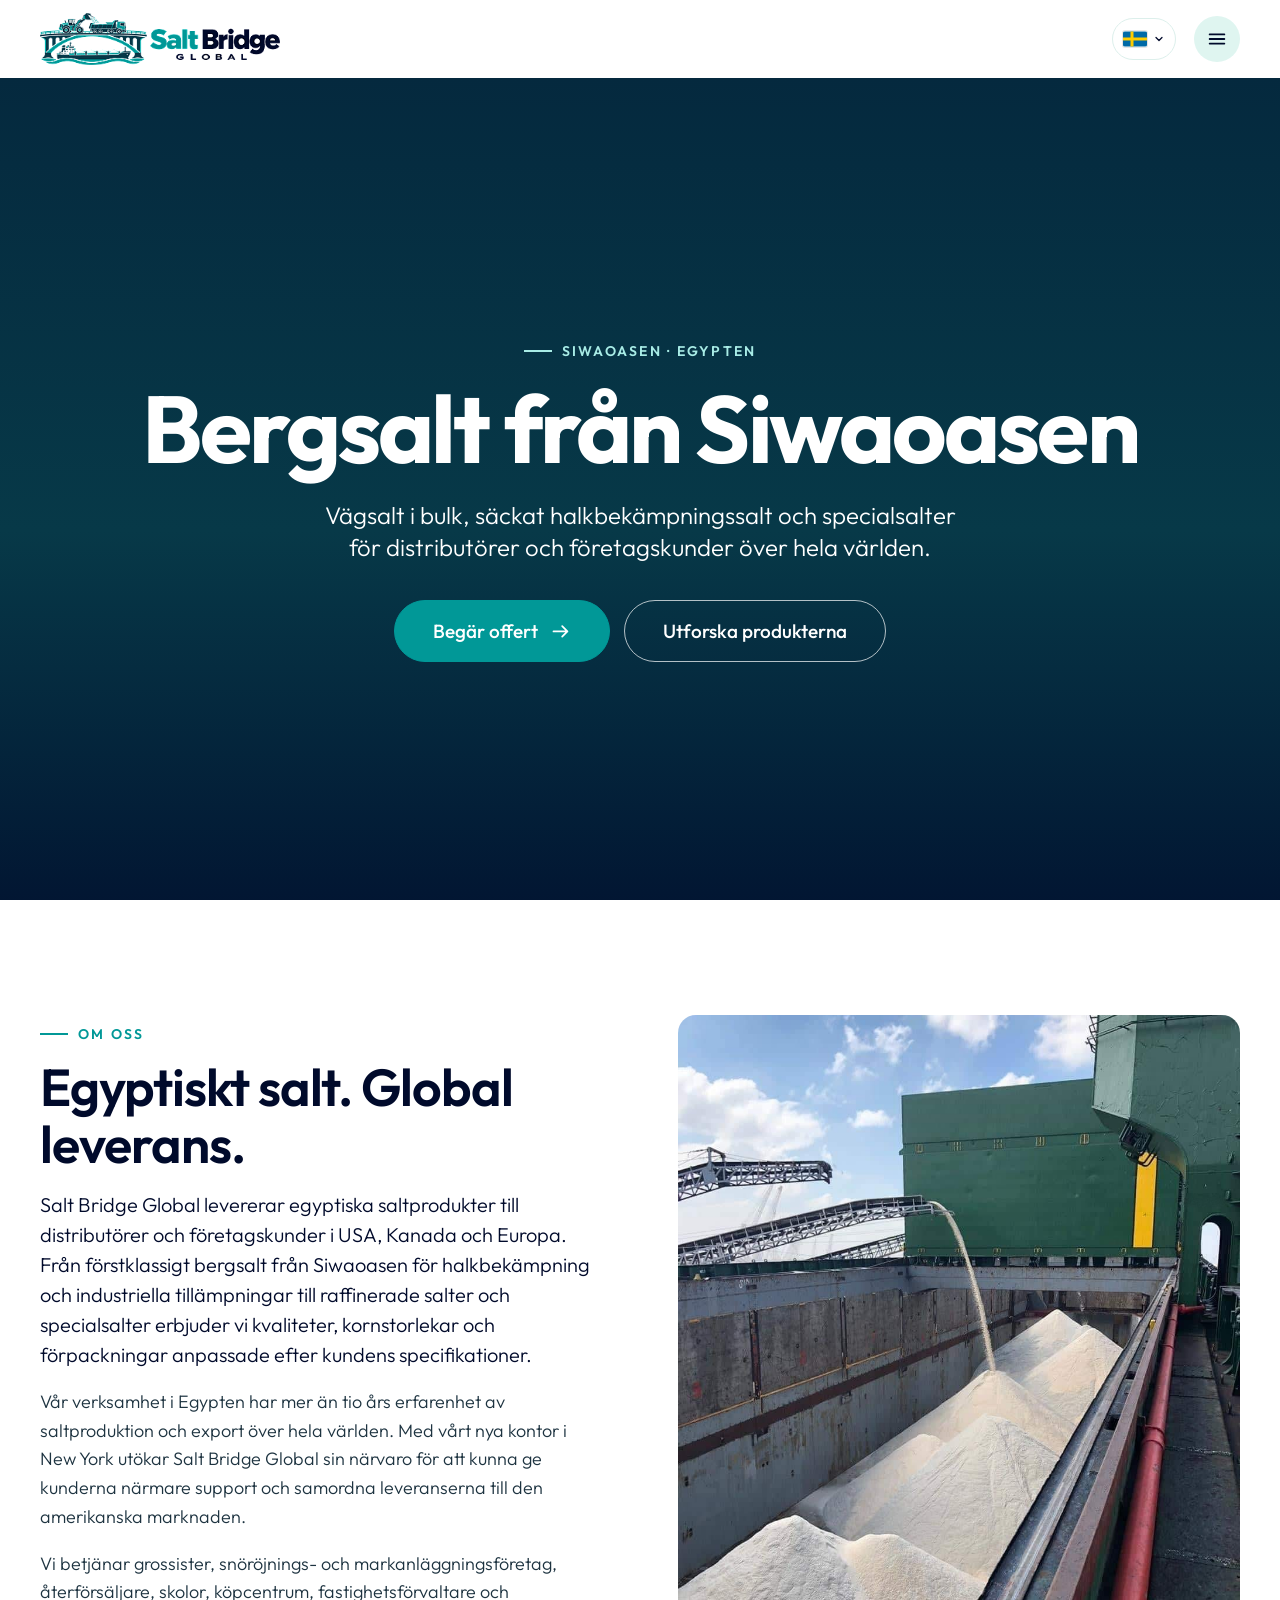
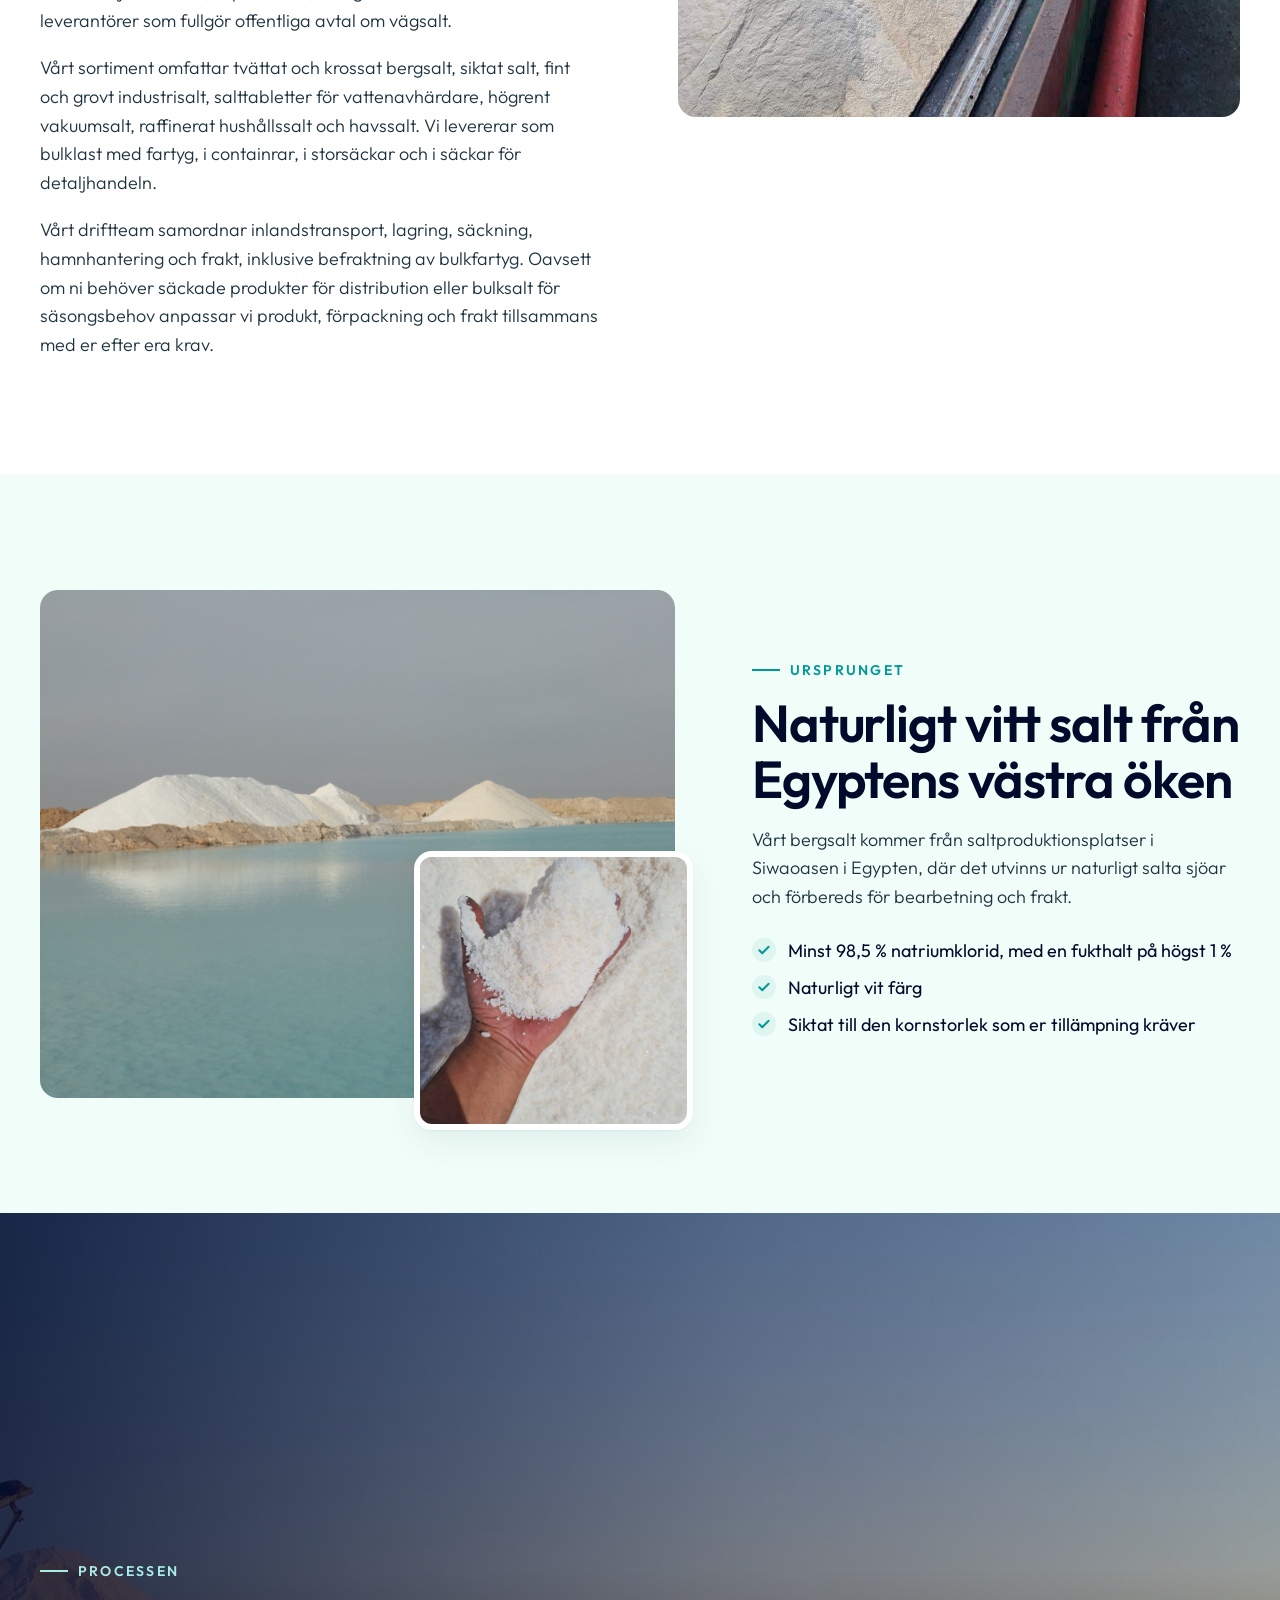
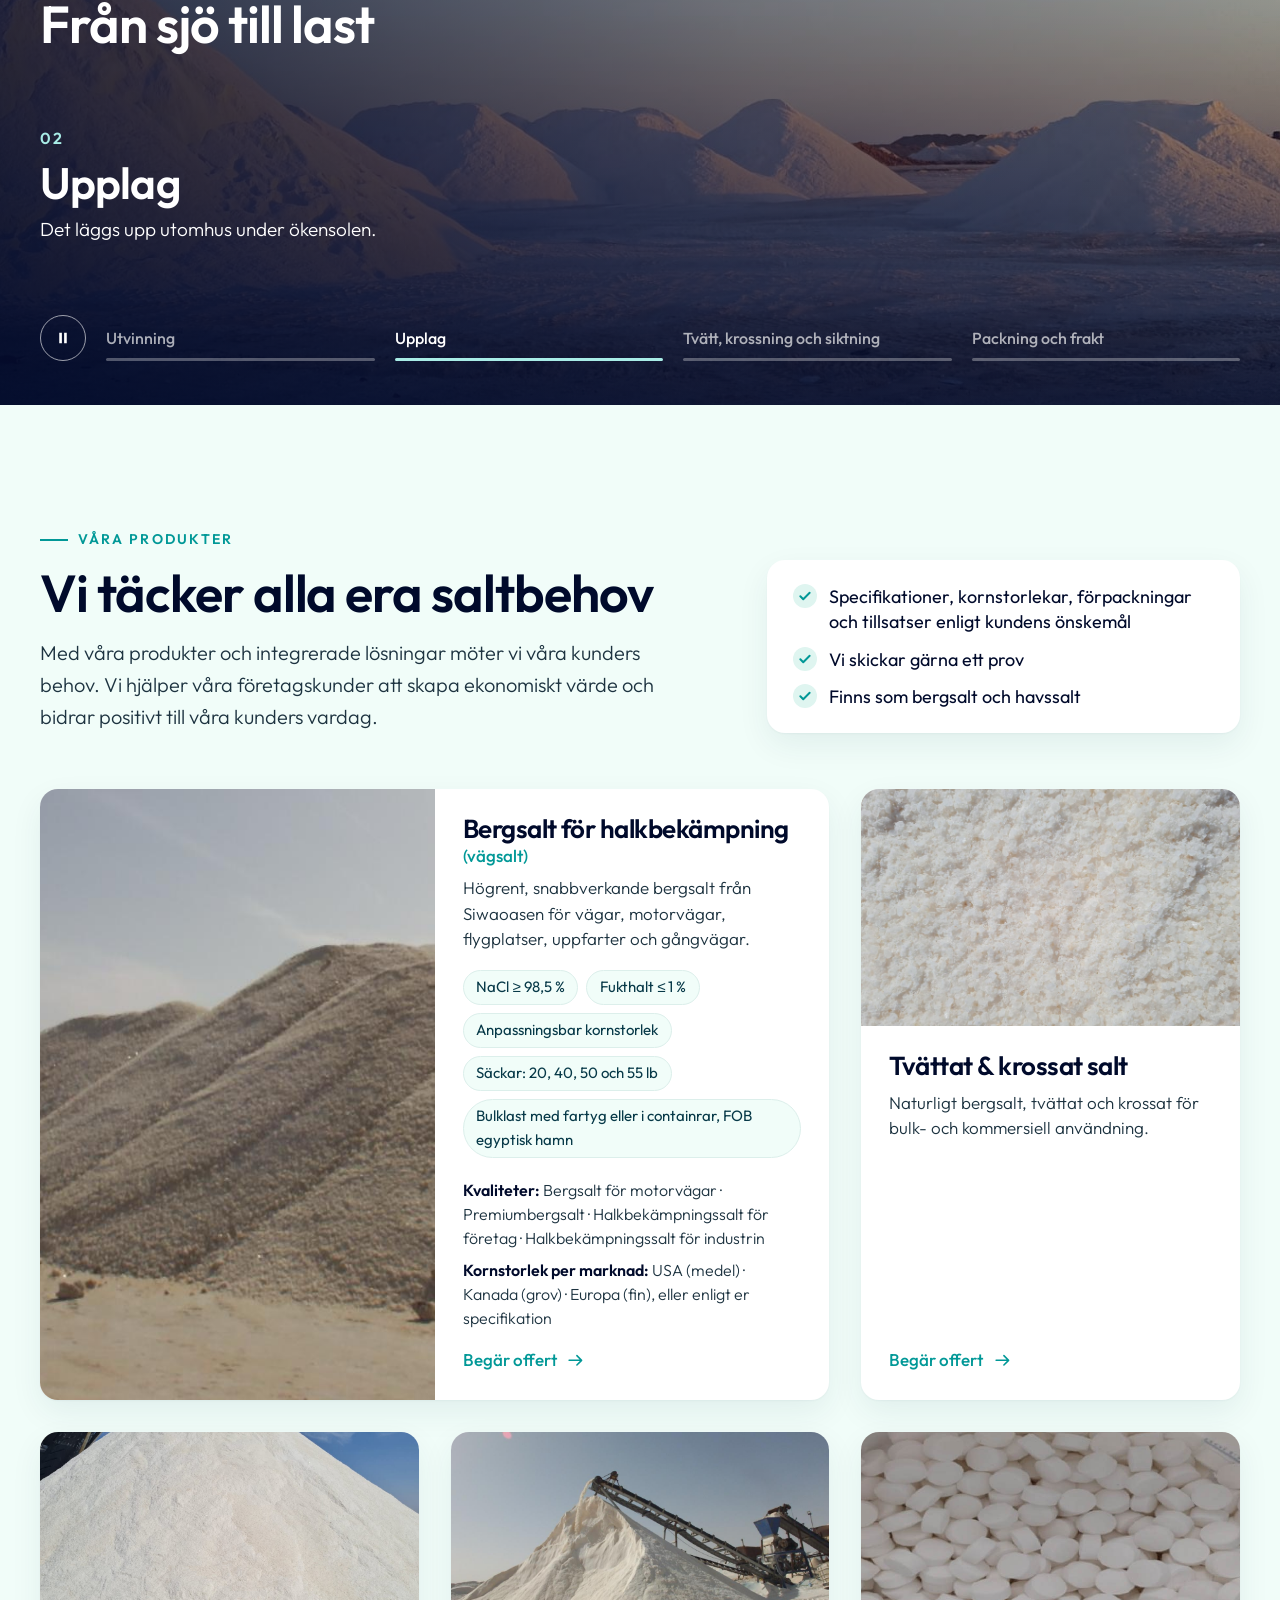
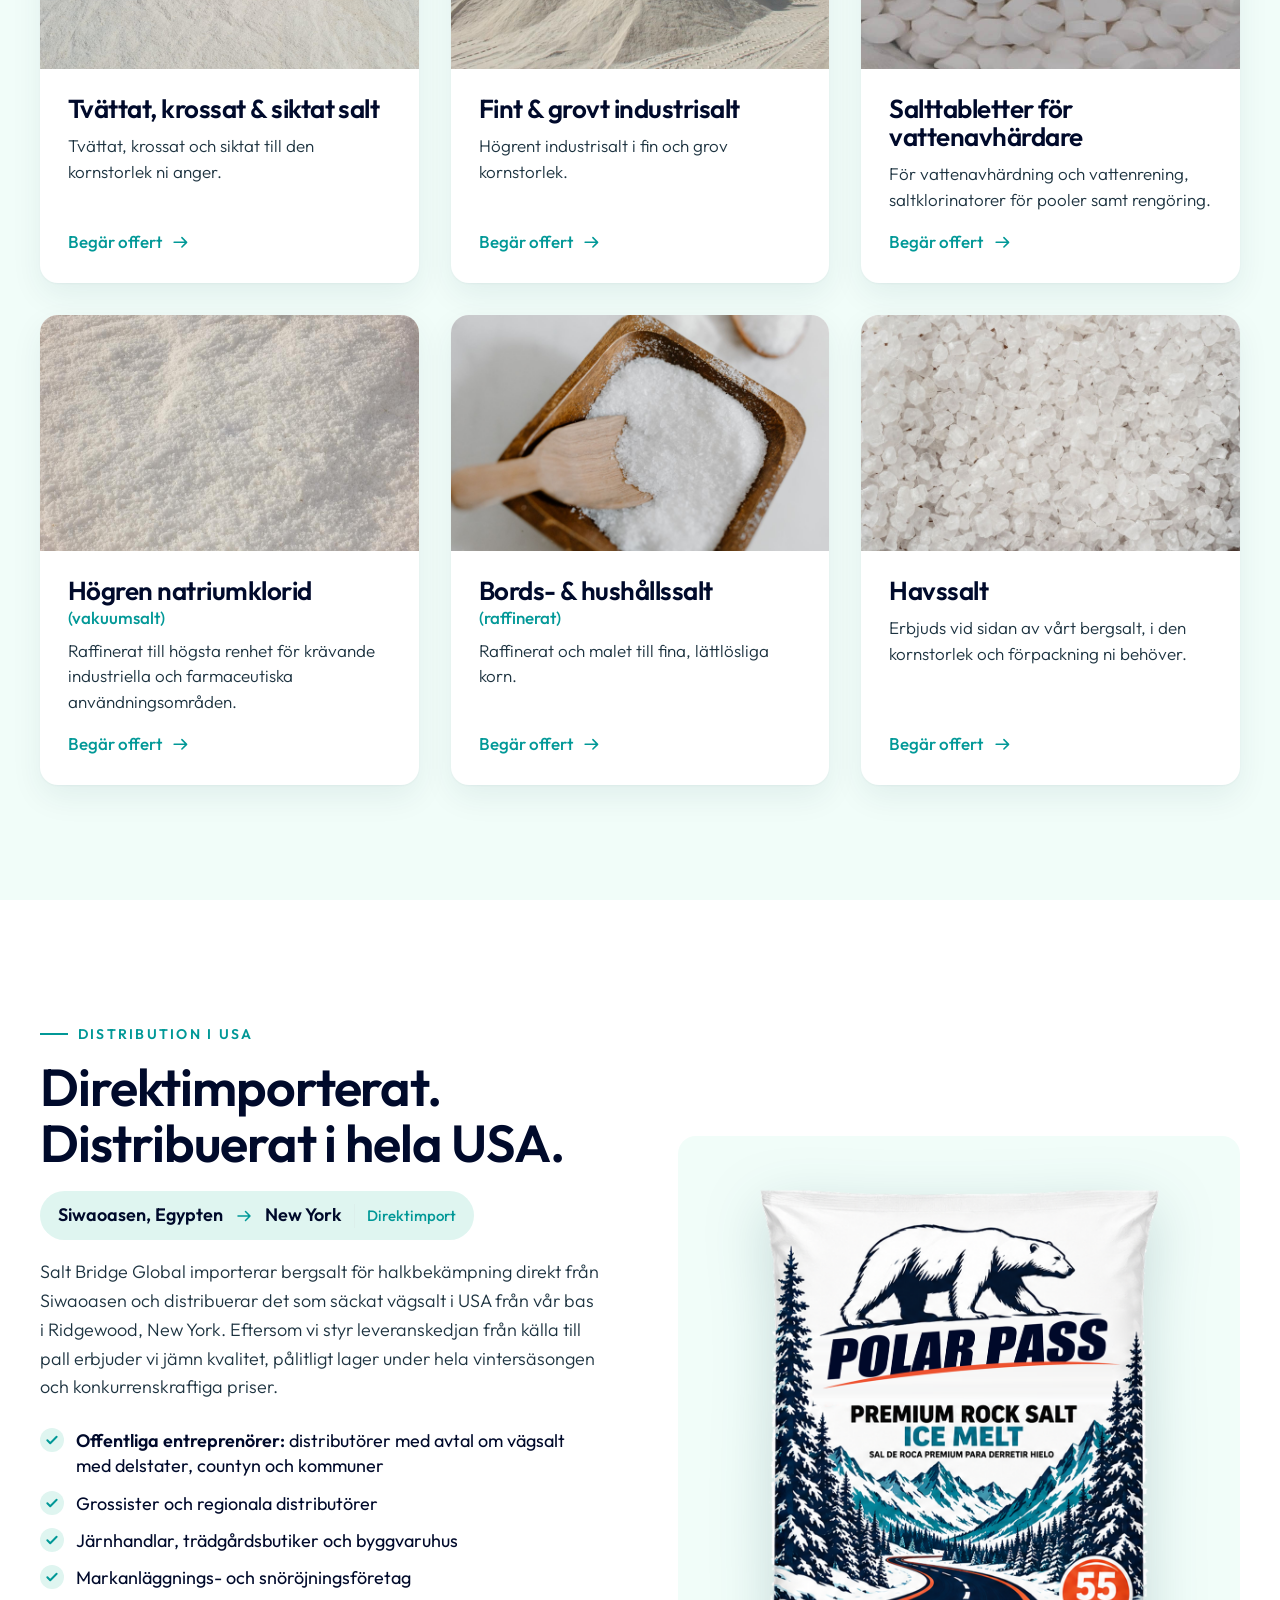
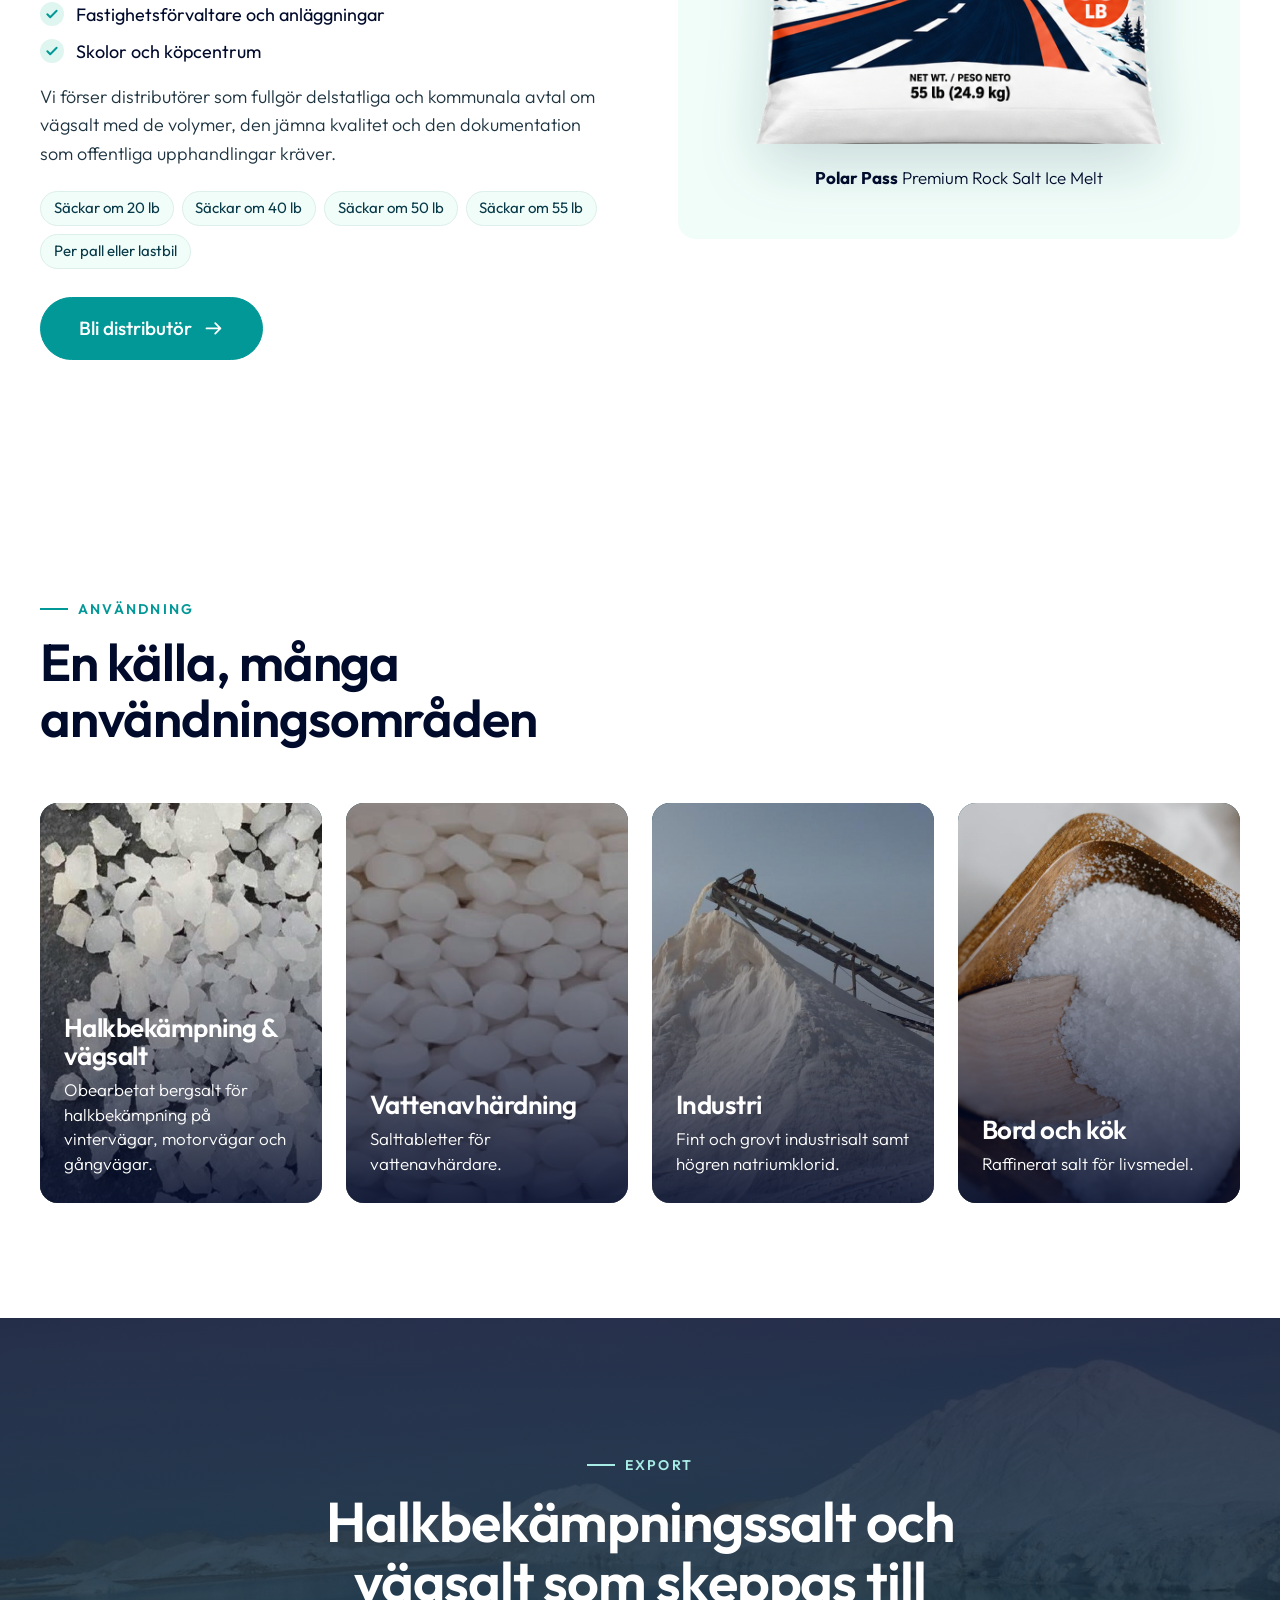
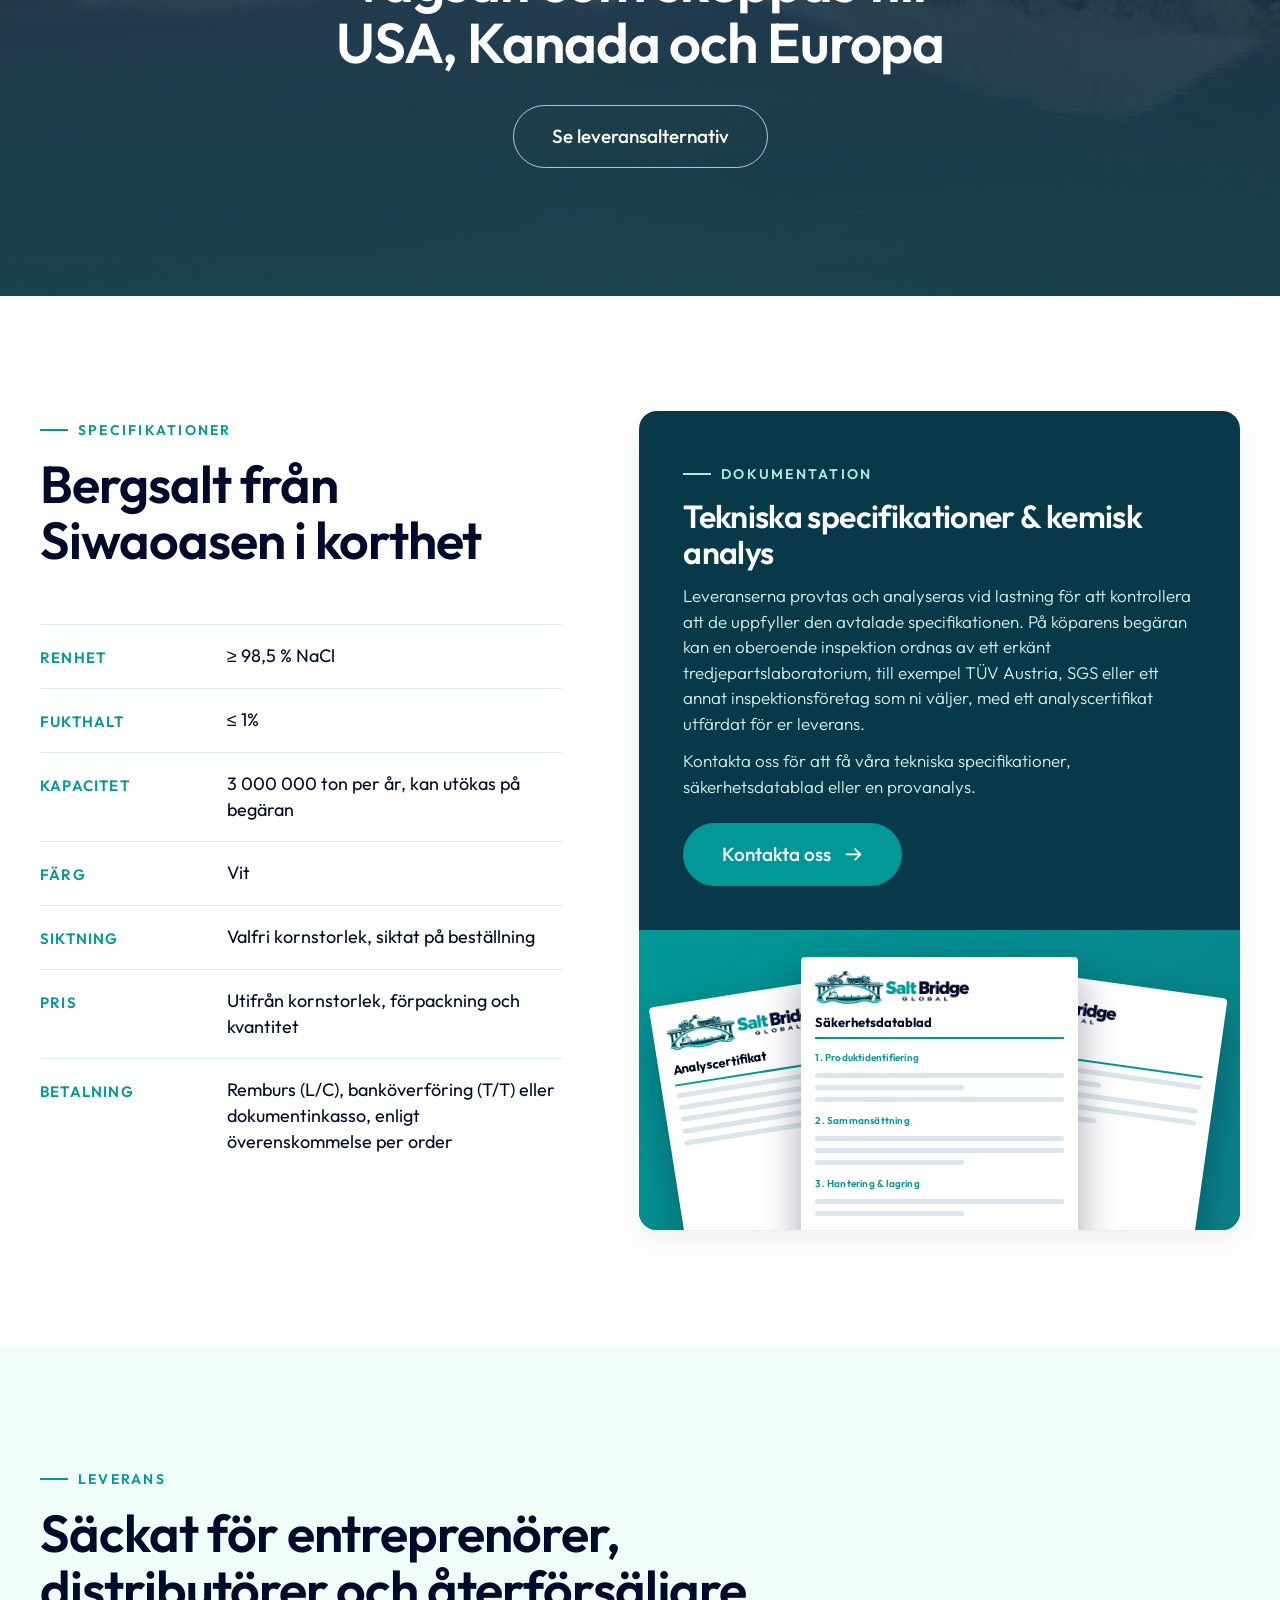
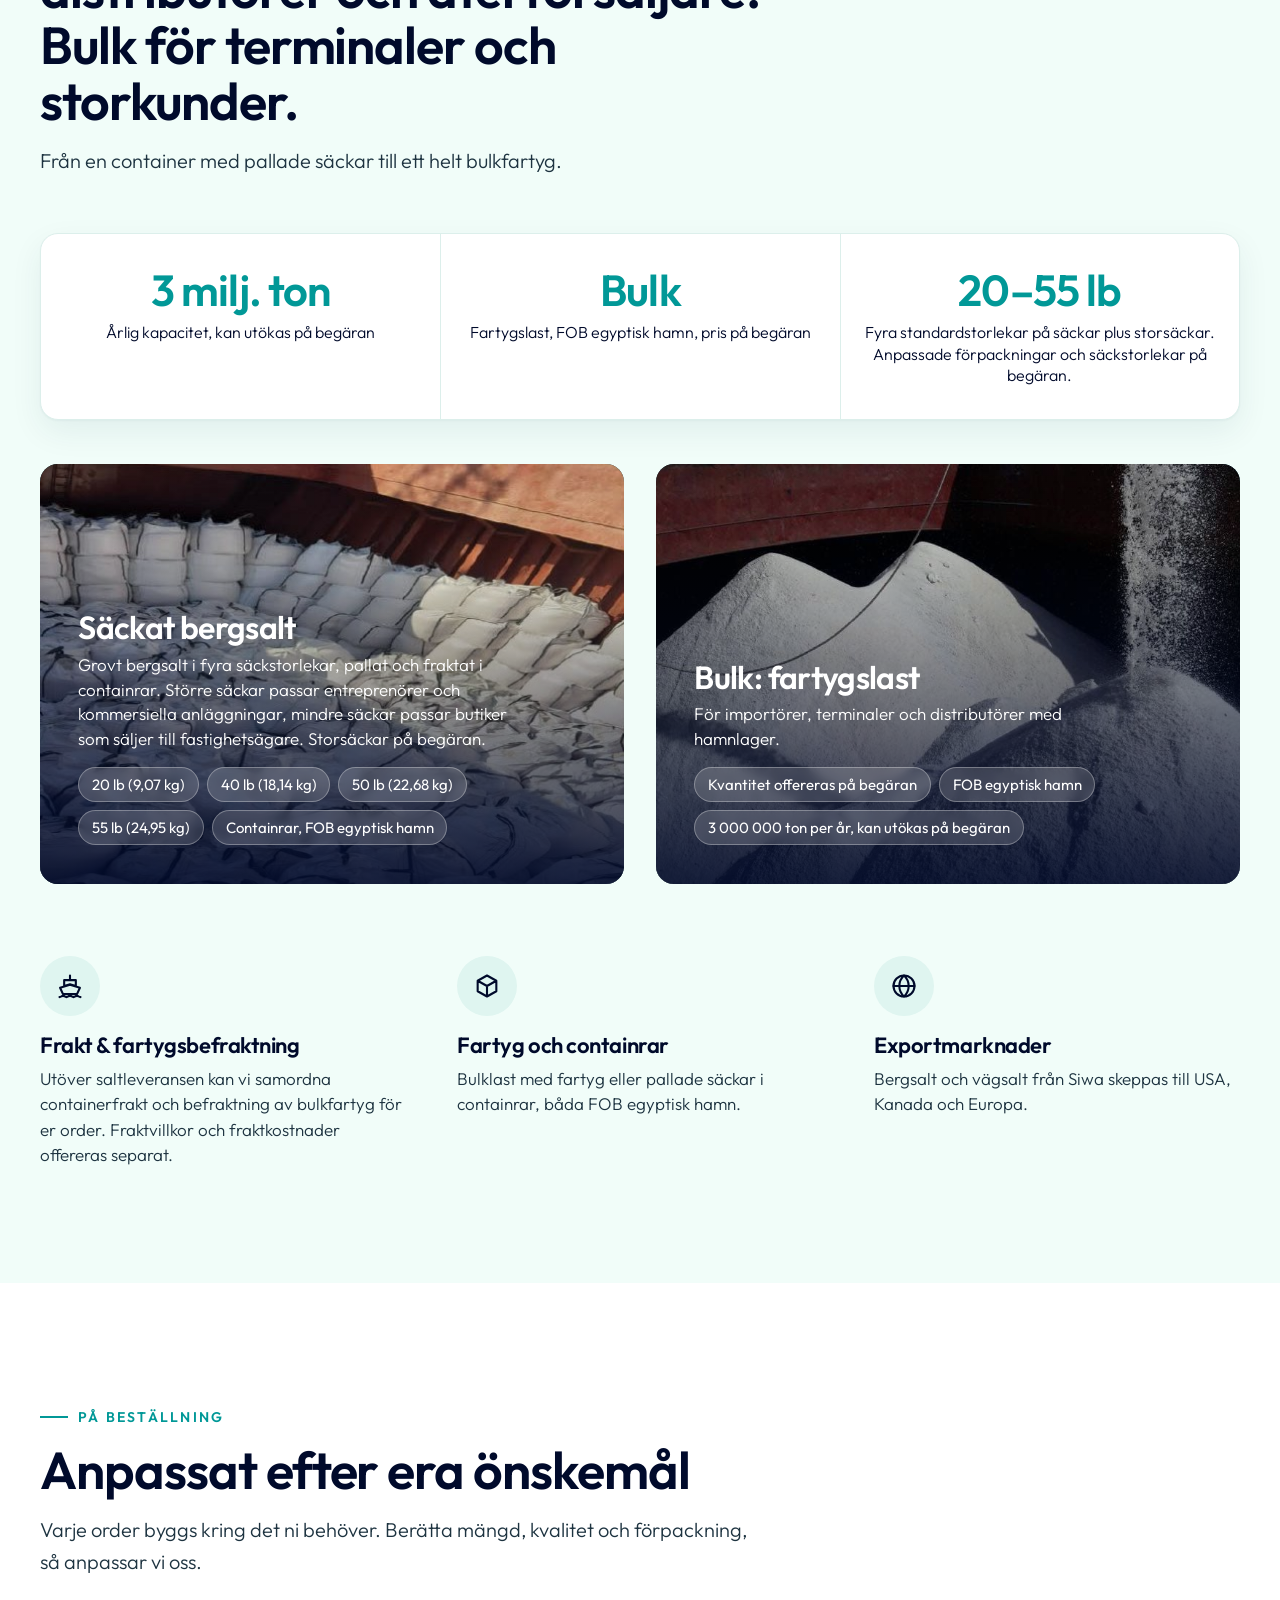
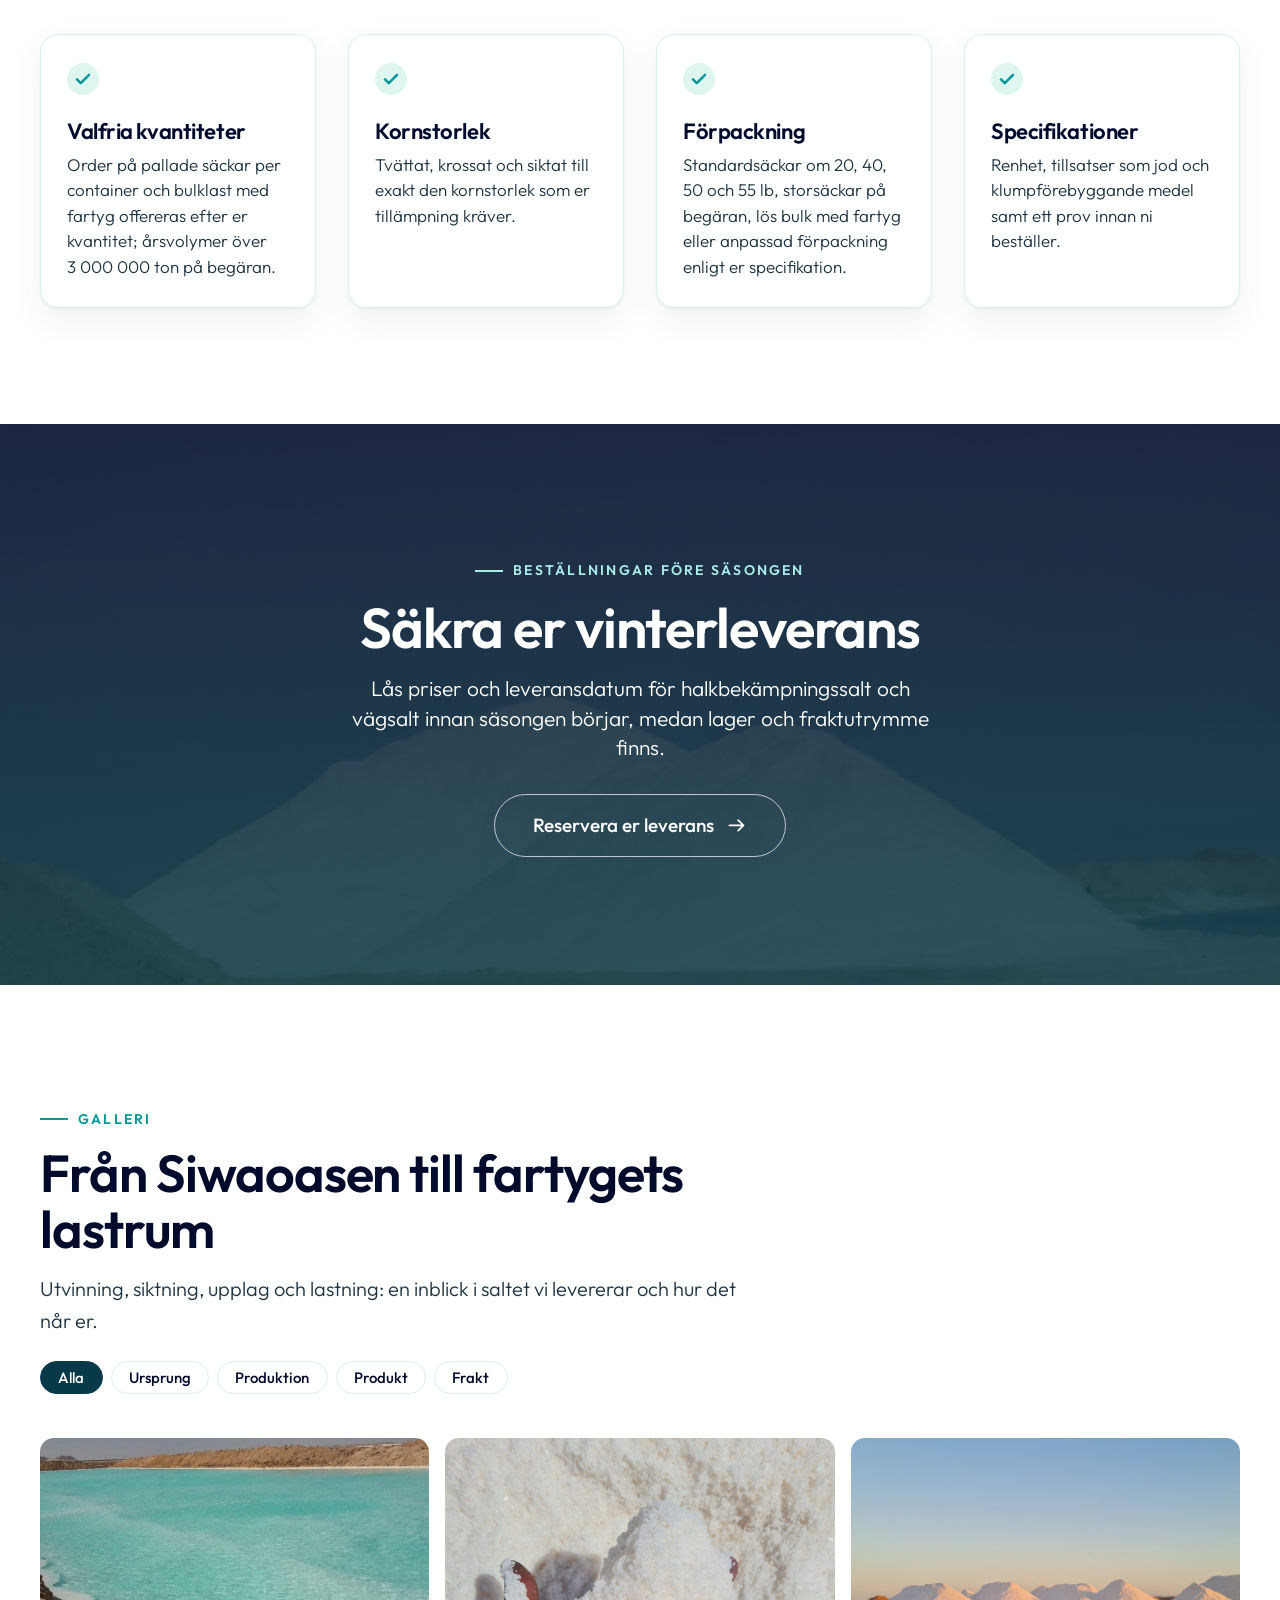
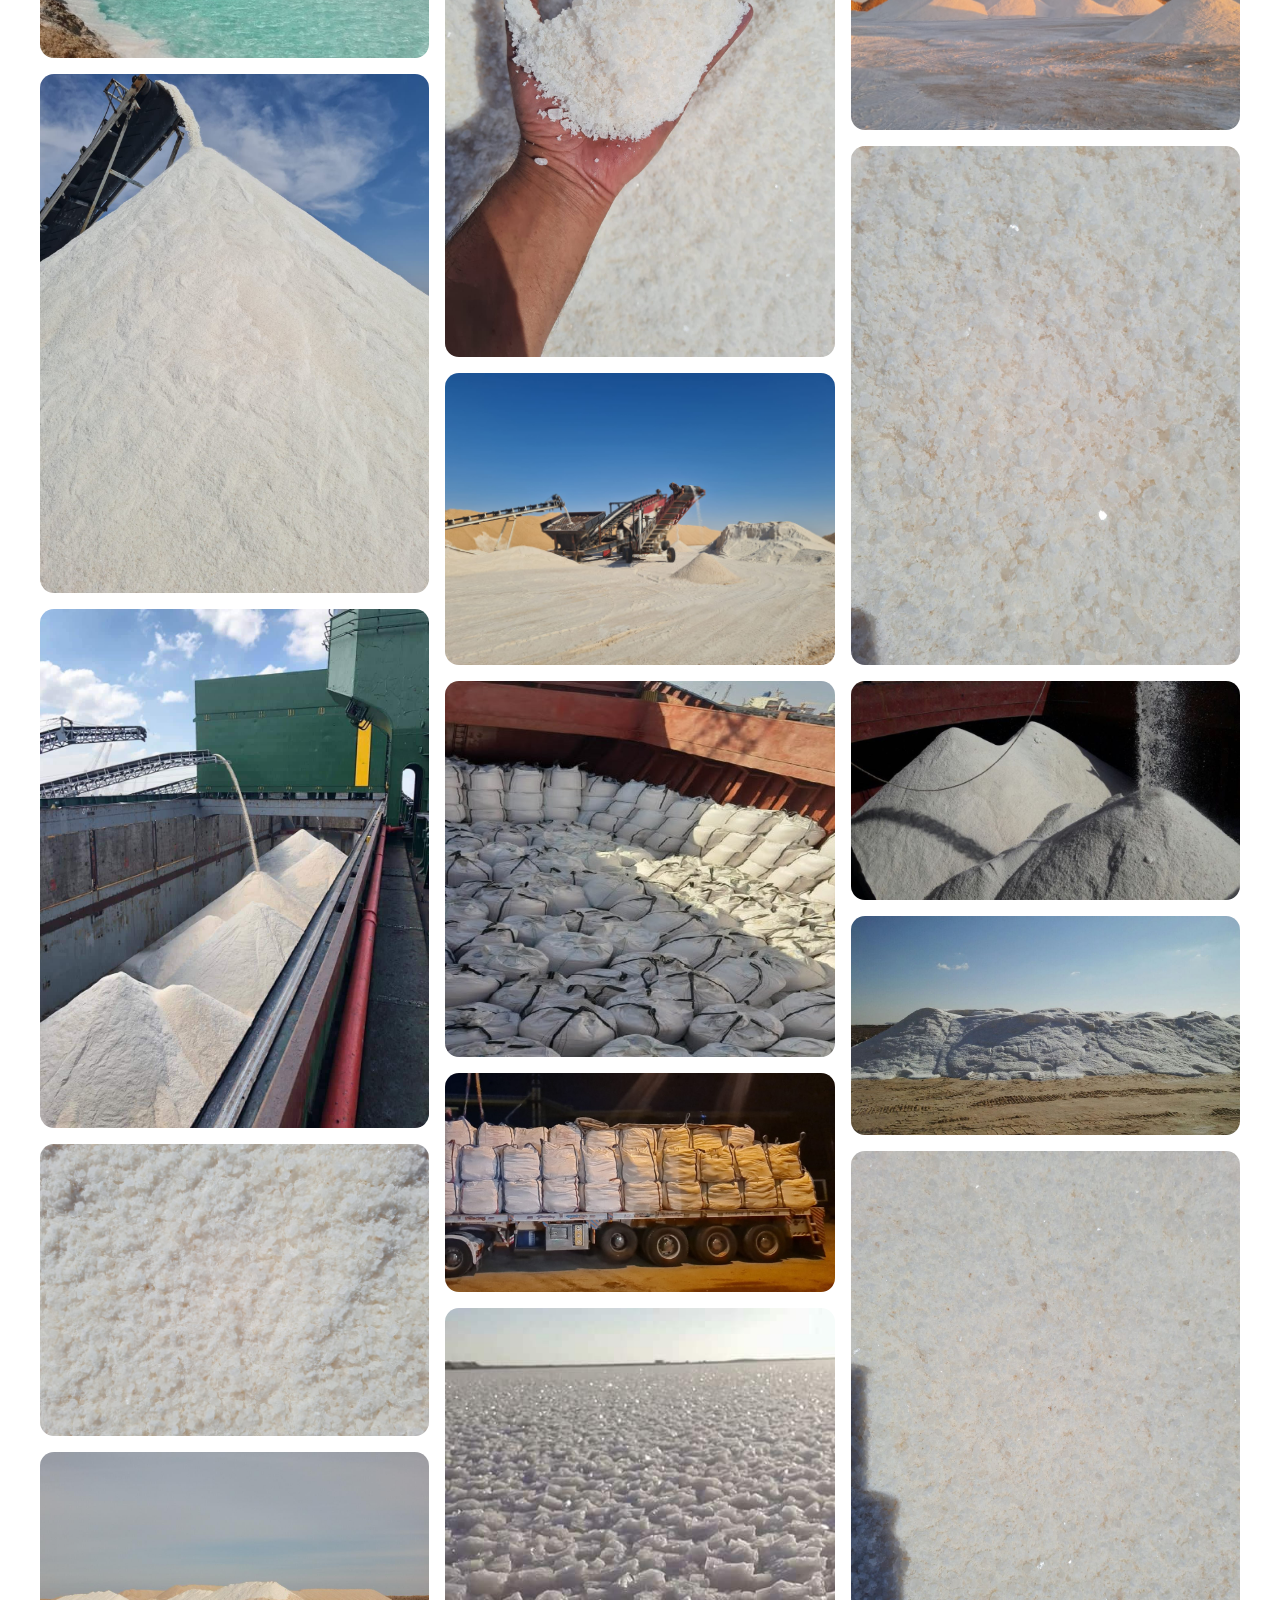
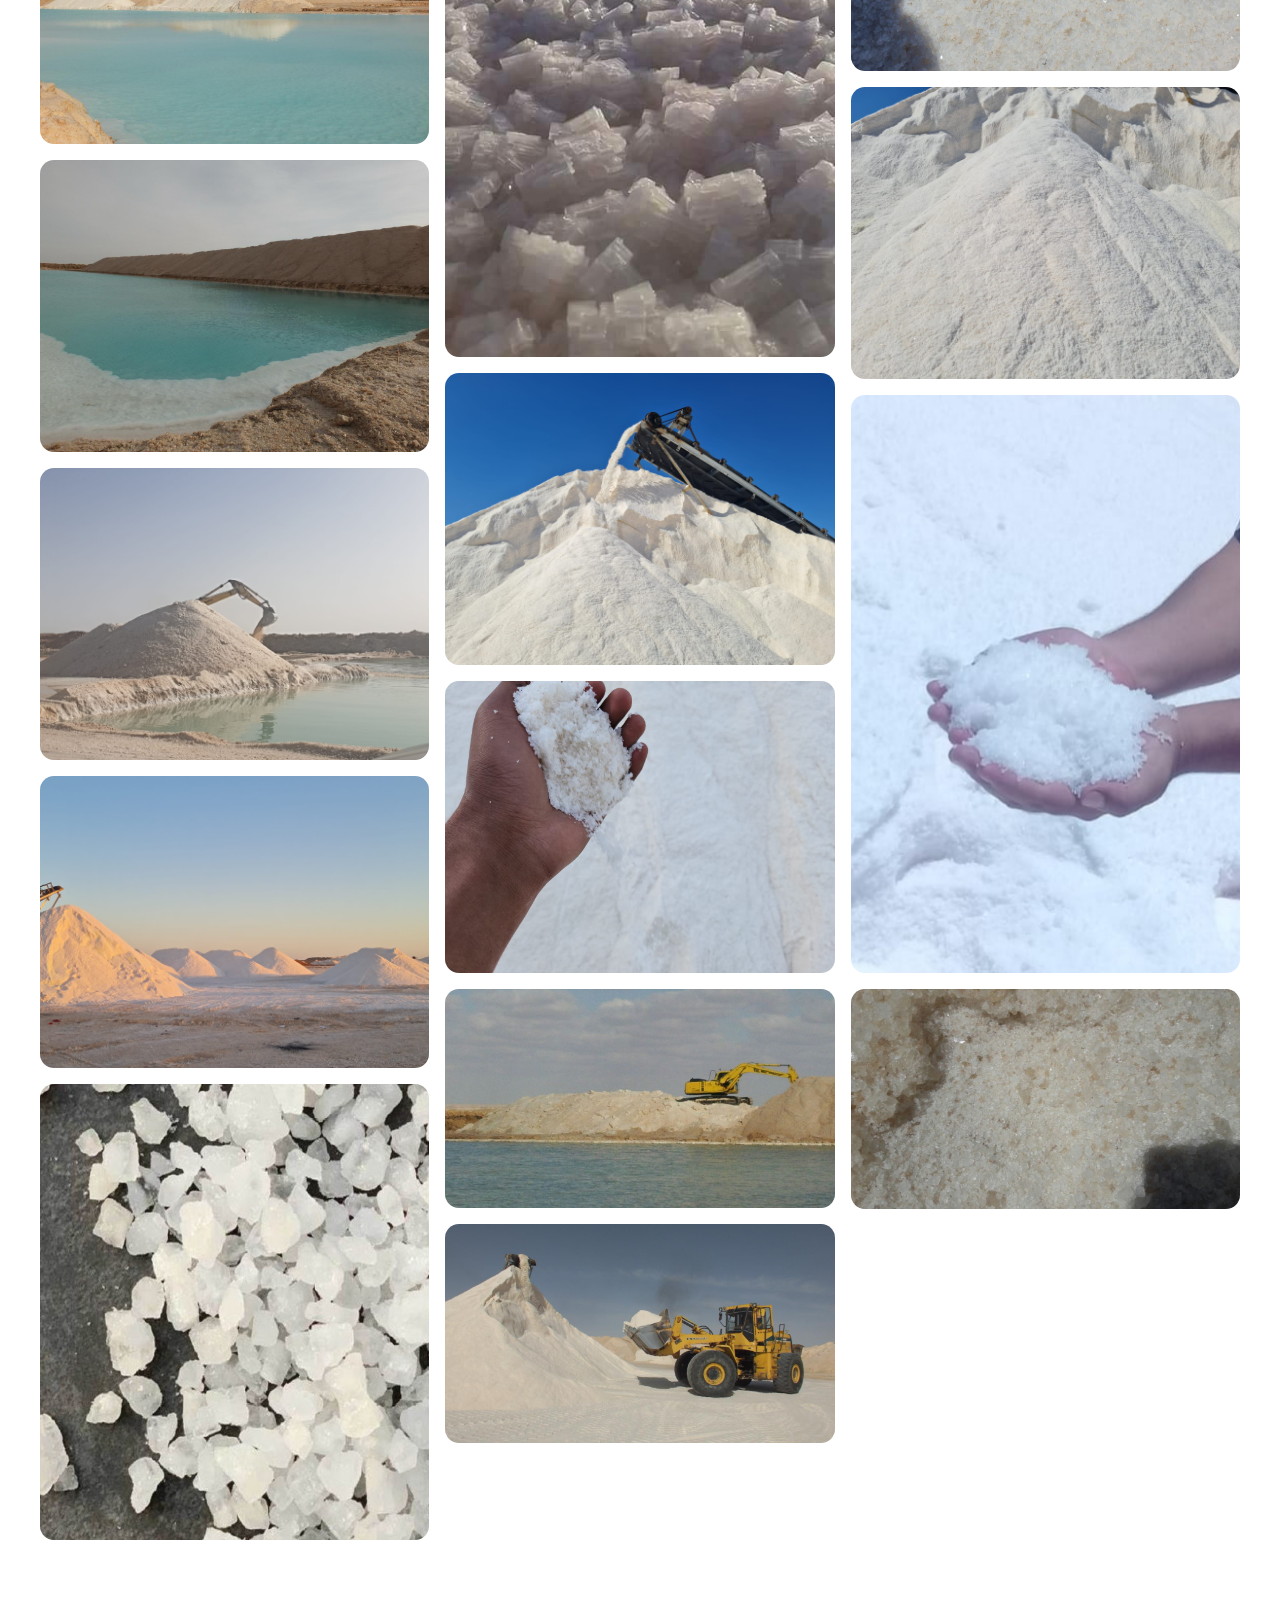
<file: sv/index.html>
<!doctype html>
<html lang="sv">
<head>
  <meta charset="utf-8">
  <meta name="viewport" content="width=device-width, initial-scale=1">
  <title>Salt Bridge Global — Bergsalt för halkbekämpning &amp; vägsalt | Siwaoasen, Egypten</title>
  <meta name="description" content="Salt Bridge Global levererar bergsalt för halkbekämpning, vägsalt och säckat salt från Siwaoasen i Egypten: tvättat, krossat och siktat salt, industrisalt, salttabletter för vattenavhärdare, vakuumsalt och raffinerat hushållssalt.">
  <link rel="canonical" href="https://saltbridgeglobal.com/sv/">
  <link rel="alternate" hreflang="en" href="https://saltbridgeglobal.com/">
  <link rel="alternate" hreflang="nl" href="https://saltbridgeglobal.com/nl/">
  <link rel="alternate" hreflang="de" href="https://saltbridgeglobal.com/de/">
  <link rel="alternate" hreflang="sv" href="https://saltbridgeglobal.com/sv/">
  <link rel="alternate" hreflang="pl" href="https://saltbridgeglobal.com/pl/">
  <link rel="alternate" hreflang="it" href="https://saltbridgeglobal.com/it/">
  <link rel="alternate" hreflang="cs" href="https://saltbridgeglobal.com/cs/">
  <link rel="alternate" hreflang="es" href="https://saltbridgeglobal.com/es/">
  <link rel="alternate" hreflang="fr" href="https://saltbridgeglobal.com/fr/">
  <link rel="alternate" hreflang="x-default" href="https://saltbridgeglobal.com/">
  <link rel="icon" type="image/png" sizes="32x32" href="../assets/favicon-32.png">
  <link rel="icon" type="image/png" sizes="48x48" href="../assets/favicon-48.png">
  <link rel="icon" type="image/png" sizes="192x192" href="../assets/favicon-192.png">
  <link rel="apple-touch-icon" href="../assets/apple-touch-icon.png">
  <link rel="preconnect" href="https://fonts.googleapis.com">
  <link rel="preconnect" href="https://fonts.gstatic.com" crossorigin>
  <link href="https://fonts.googleapis.com/css2?family=Outfit:wght@300;400;500;600;700&display=swap" rel="stylesheet">
  <link rel="stylesheet" href="../brand-colors.css">
  <style>
    :root {
      /* Outfit is a visual match for the reference lettering, pending approval. */
      --font: "Outfit", var(--salt-font);
      --container: 1200px;
      --gutter: clamp(20px, 4vw, 40px);
      --radius: 18px;
      --header-h: 94px;
      --line: #dcefeb;
      --tint: #dff5f0;
      --body-ink: #1d3340;
      --shadow: 0 1px 2px rgba(7, 57, 72, .04), 0 12px 32px rgba(7, 57, 72, .07);
    }

    *, *::before, *::after { box-sizing: border-box; }
    html { scroll-behavior: smooth; scroll-padding-top: calc(var(--header-h) + 16px); }
    body {
      margin: 0;
      background: var(--salt-white);
      color: var(--body-ink);
      font-family: var(--font);
      font-weight: 300;
      font-size: 1.125rem;
      line-height: 1.6;
      -webkit-font-smoothing: antialiased;
    }
    img, video { display: block; max-width: 100%; }
    a { color: inherit; text-decoration: none; }
    h1, h2, h3 { margin: 0; color: var(--salt-heading); font-weight: 600; letter-spacing: -.02em; line-height: 1.08; }
    p, ul, dl, dd, figure { margin: 0; }
    ul { padding: 0; list-style: none; }
    :focus-visible { outline: 3px solid var(--salt-teal); outline-offset: 3px; border-radius: 6px; }

    .container { width: 100%; max-width: calc(var(--container) + 2 * var(--gutter)); margin-inline: auto; padding-inline: var(--gutter); }
    .section { padding-block: clamp(64px, 9vw, 120px); }
    .section--mint { background: var(--salt-page-bg); }
    .eyebrow { display: inline-flex; align-items: center; gap: 10px; color: var(--salt-teal); font-size: .875rem; font-weight: 600; letter-spacing: .16em; text-transform: uppercase; }
    .eyebrow::before { content: ""; width: 28px; height: 2px; background: currentColor; }
    .section-head { max-width: 720px; margin-bottom: clamp(36px, 5vw, 56px); }
    .section-head h2 { margin-top: 14px; font-size: clamp(2rem, 4.4vw, 3.25rem); }
    .section-head p { margin-top: 16px; font-size: 1.25rem; }

    /* Buttons */
    .btn {
      display: inline-flex; align-items: center; justify-content: center; gap: .6em;
      padding: .85em 1.75em;
      border: 1.5px solid var(--salt-teal); border-radius: 999px;
      background: var(--salt-teal); color: var(--salt-white);
      font: 500 1.0625rem/1.2 var(--font); white-space: nowrap; cursor: pointer;
      transition: background .2s, border-color .2s, color .2s, box-shadow .2s;
    }
    .btn svg { width: 1.1em; height: 1.1em; transition: transform .2s; }
    .btn:hover { background: #017f7e; border-color: #017f7e; box-shadow: 0 8px 20px rgba(1, 152, 151, .28); }
    .btn:hover svg { transform: translateX(3px); }
    .btn--sm { padding: .75em 1.5em; font-size: 1rem; }
    .btn--lg { padding: 1em 2em; font-size: 1.1875rem; }
    .btn--light { background: transparent; border-color: rgba(255, 255, 255, .7); }
    .btn--light:hover { background: var(--salt-white); border-color: var(--salt-white); color: var(--salt-heading); box-shadow: none; }
    .text-link { display: inline-flex; align-items: center; gap: .55em; padding: 0; border: 0; background: none; color: var(--salt-teal); font: 500 1.0625rem/1.2 var(--font); cursor: pointer; }
    .text-link svg { width: 1.1em; height: 1.1em; transition: transform .2s; }
    .text-link:hover { color: var(--salt-deep-blue); }
    .text-link:hover svg { transform: translateX(4px); }

    /* Header: white, so the supplied white-background logo sits cleanly */
    .site-header { position: sticky; top: 0; z-index: 50; height: var(--header-h); background: rgba(255, 255, 255, .94); backdrop-filter: blur(10px); border-bottom: 1px solid transparent; transition: border-color .2s, box-shadow .2s; }
    .site-header.is-stuck { border-color: var(--line); box-shadow: 0 6px 24px rgba(7, 57, 72, .06); }
    .site-header .container { display: flex; align-items: center; justify-content: space-between; gap: 24px; height: 100%; max-width: calc(1600px + 2 * var(--gutter)); }
    .logo { flex: none; display: inline-flex; align-items: center; }
    .logo img { height: 72px; width: auto; }
    .nav { display: flex; align-items: center; gap: clamp(12px, 1vw, 20px); }
    .nav ul { display: flex; gap: clamp(12px, 1vw, 20px); }
    .site-header .nav ul a:not(.btn) { font-size: .9375rem; }
    .nav a, .nav .btn { white-space: nowrap; }
    .nav a:not(.btn) { color: var(--salt-heading); font-size: 1rem; font-weight: 400; padding-block: 6px; border-bottom: 2px solid transparent; transition: color .2s, border-color .2s; }
    .nav a:not(.btn):hover, .nav a.is-current { color: var(--salt-teal); border-color: var(--salt-teal); }
    .nav-toggle { display: none; width: 46px; height: 46px; border: 0; border-radius: 50%; background: var(--tint); color: var(--salt-heading); cursor: pointer; }
    .nav-toggle svg { width: 22px; height: 22px; }
    .site-header .nav { margin-left: auto; }
    /* Language menu */
    .lang { position: relative; flex: none; }
    .lang__btn { display: inline-flex; align-items: center; gap: 6px; height: 42px; padding: 0 10px; border: 1px solid var(--line); border-radius: 999px; background: var(--salt-white); color: var(--salt-heading); font: inherit; font-size: .875rem; font-weight: 600; cursor: pointer; }
    .lang__btn:hover { border-color: var(--salt-teal); }
    .lang__btn > svg { width: 12px; height: 12px; transition: transform .2s; }
    .lang__btn > span { display: none; }
    .site-header .container { gap: 18px; }
    .lang__btn[aria-expanded="true"] > svg { transform: rotate(180deg); }
    .lang img { width: 24px; height: 16px; border-radius: 2px; box-shadow: 0 0 0 1px rgba(0, 0, 0, .1); }
    .lang__menu { position: absolute; right: 0; top: calc(100% + 8px); z-index: 60; min-width: 200px; margin: 0; padding: 6px; list-style: none; background: var(--salt-white); border-radius: 14px; box-shadow: 0 20px 50px rgba(7, 57, 72, .18); }
    .lang__menu[hidden] { display: none; }
    .lang__menu a { display: flex; align-items: center; gap: 12px; padding: 9px 12px; border-radius: 10px; color: var(--salt-heading); text-decoration: none; font-size: .9375rem; }
    .lang__menu a b { width: 24px; font-weight: 600; }
    .lang__menu a:hover, .lang__menu a[aria-current] { background: var(--tint); }
    /* Longer languages: shrink the header in two steps before falling back to the hamburger menu */
    .site-header.is-tight .container { gap: 14px; }
    .site-header.is-tight .logo img { height: 60px; }
    .site-header.is-tight .nav, .site-header.is-tight .nav ul { gap: 12px; }
    .site-header.is-tight .nav ul a:not(.btn) { font-size: .875rem; }
    .site-header.is-tight .nav .btn--sm { padding: .65em 1.1em; font-size: .9375rem; }
    .site-header.is-tighter .container { gap: 10px; }
    .site-header.is-tighter .logo img { height: 50px; }
    .site-header.is-tighter .nav, .site-header.is-tighter .nav ul { gap: 9px; }
    .site-header.is-tighter .nav ul a:not(.btn) { font-size: .8125rem; }
    .site-header.is-tighter .nav .btn--sm { padding: .6em .95em; font-size: .875rem; }
    /* Hamburger menu when the links still do not fit on one line */
    .site-header.is-compact .logo img { height: 52px; }
    .site-header.is-compact .nav-toggle { display: grid; place-items: center; }
    .site-header.is-compact .nav { display: none; position: absolute; top: calc(100% + 8px); left: var(--gutter); right: var(--gutter); flex-direction: column; align-items: stretch; gap: 16px; padding: 20px; background: var(--salt-white); border-radius: var(--radius); box-shadow: 0 20px 50px rgba(7, 57, 72, .18); }
    .site-header.is-compact .nav.is-open { display: flex; }
    .site-header.is-compact .nav ul { flex-direction: column; gap: 4px; }
    .site-header.is-compact .nav ul a:not(.btn) { display: block; padding: 10px 4px; font-size: 1.125rem; }
    .site-header.is-compact .lang { margin-left: auto; }
    .site-header.is-compact .nav-toggle { order: 3; }

    /* Hero: full-screen media with centred title */
    .hero { position: relative; display: grid; min-height: min(calc(100vh - var(--header-h)), 1000px); min-height: min(calc(100svh - var(--header-h)), 1000px); overflow: hidden; background: var(--salt-deep-blue); color: var(--salt-white); }
    .hero__media, .hero__media > * { position: absolute; inset: 0; width: 100%; height: 100%; object-fit: cover; }
    /* Negative first delay so the first photo is already visible on load */
    .hero__media img { opacity: 0; animation: hero-slide 28s -1.5s infinite; }
    .hero__media img:nth-child(2) { animation-delay: 5.5s; }
    .hero__media img:nth-child(3) { animation-delay: 12.5s; }
    .hero__media img:nth-child(4) { animation-delay: 19.5s; }
    @keyframes hero-slide {
      0% { opacity: 0; transform: scale(1.02); }
      5%, 25% { opacity: 1; }
      32%, 100% { opacity: 0; transform: scale(1.1); }
    }
    .hero::after { content: ""; position: absolute; inset: 0; background: linear-gradient(180deg, rgba(0, 10, 43, .34) 0%, rgba(7, 57, 72, .38) 55%, rgba(0, 10, 43, .74) 100%); }
    .hero__inner { position: relative; z-index: 1; display: flex; flex-direction: column; align-items: center; justify-content: center; text-align: center; padding-block: 72px 48px; }
    .hero .eyebrow { color: #a8ece6; }
    .hero h1 { margin-top: 20px; max-width: 13em; color: var(--salt-white); font-size: clamp(2.75rem, 7.4vw, 6rem); font-weight: 700; letter-spacing: -.03em; line-height: .98; text-wrap: balance; }
    .hero__lede { margin-top: 24px; max-width: 30em; font-size: clamp(1.1875rem, 2vw, 1.5rem); line-height: 1.35; text-wrap: balance; }
    .hero__actions { display: flex; flex-wrap: wrap; justify-content: center; gap: 14px; margin-top: 36px; }
    .stats { display: grid; grid-template-columns: repeat(3, 1fr); margin-bottom: clamp(28px, 4vw, 44px); background: var(--salt-white); border: 1px solid var(--line); border-radius: var(--radius); box-shadow: var(--shadow); text-align: center; }
    .stats > div { padding: clamp(22px, 3vw, 32px) 20px; }
    .stats > div + div { border-left: 1px solid var(--line); }
    .stats dt { color: var(--salt-teal); font-size: clamp(1.75rem, 3.4vw, 2.75rem); font-weight: 600; letter-spacing: -.02em; line-height: 1.1; }
    .stats dd { margin-top: 8px; color: var(--salt-heading); font-size: 1rem; line-height: 1.35; }

    /* Source */
    .split { display: grid; grid-template-columns: 1fr 1fr; align-items: center; gap: clamp(32px, 6vw, 88px); }
    .split__media { position: relative; }
    #source .split { grid-template-columns: 1.3fr 1fr; }
    #source .split__media > img:first-child { aspect-ratio: 5 / 4; }
    .split__media img { width: 100%; aspect-ratio: 4 / 3; object-fit: cover; border-radius: var(--radius); }
    .split__media img + img { position: absolute; right: -18px; bottom: -32px; width: 44%; aspect-ratio: 1; border: 6px solid var(--salt-white); box-shadow: var(--shadow); }
    .split h2 { margin-top: 14px; font-size: clamp(2rem, 4.4vw, 3.25rem); }
    .split p { margin-top: 18px; }
    .split .tags { margin: 22px 0 0; }
    .about { align-items: start; }
    .about .about__lead { font-size: 1.25rem; line-height: 1.5; color: var(--salt-heading); }
    .about .split__media img { aspect-ratio: 4 / 5; }
    .split .route { display: inline-flex; flex-wrap: wrap; align-items: center; gap: 10px 12px; margin-top: 20px; padding: 10px 18px; border-radius: 999px; background: var(--tint); color: var(--salt-heading); font-weight: 600; }
    .route svg { width: 18px; height: 18px; color: var(--salt-teal); }
    .route em { padding-left: 12px; border-left: 1px solid var(--line); color: var(--salt-teal); font-style: normal; font-weight: 500; font-size: .9375rem; }
    .split__media--product { margin: 0; padding: clamp(24px, 4vw, 48px); background: var(--salt-page-bg); border-radius: var(--radius); text-align: center; }
    .split__media--product img { width: auto; max-width: 100%; max-height: 560px; aspect-ratio: auto; margin-inline: auto; object-fit: contain; border-radius: 0; filter: drop-shadow(0 18px 30px rgba(7, 57, 72, .18)); }
    .split__media--product figcaption { margin-top: 20px; color: var(--salt-heading); font-size: 1.0625rem; }
    .split .btn { margin-top: 28px; }
    .checks strong { font-weight: 600; }
    .checks { display: grid; gap: 12px; margin-top: 26px; }
    .checks li { display: flex; gap: 12px; align-items: flex-start; color: var(--salt-heading); font-weight: 400; line-height: 1.4; }
    .checks svg { flex: none; width: 24px; height: 24px; padding: 5px; border-radius: 50%; background: var(--tint); color: var(--salt-teal); }

    /* Process reel: photo sequence that plays like a film, one step at a time */
    .reel { position: relative; display: grid; align-items: end; min-height: clamp(580px, 88vh, 860px); overflow: hidden; background: var(--salt-deep-blue); color: var(--salt-white); }
    .reel__slides img { position: absolute; inset: 0; width: 100%; height: 100%; object-fit: cover; opacity: 0; transition: opacity 1.2s ease, transform 9s linear; }
    .reel__slides img.is-active { opacity: 1; transform: scale(1.08); }
    .reel::after { content: ""; position: absolute; inset: 0; background: linear-gradient(90deg, rgba(0, 10, 43, .8) 0%, rgba(0, 10, 43, .34) 58%, rgba(0, 10, 43, .12) 100%), linear-gradient(180deg, rgba(0, 10, 43, .1) 45%, rgba(0, 10, 43, .82) 100%); }
    .reel__inner { position: relative; z-index: 1; padding-block: clamp(56px, 8vw, 96px) clamp(28px, 4vw, 44px); }
    .reel .eyebrow { color: #a8ece6; }
    .reel h2 { margin-top: 14px; color: var(--salt-white); font-size: clamp(2rem, 4.4vw, 3.25rem); }
    .reel__panels { display: grid; max-width: 30em; margin-top: clamp(32px, 6vw, 72px); }
    .reel__panel + .reel__panel { margin-top: 28px; }
    .js .reel__panel { grid-area: 1 / 1; margin: 0; opacity: 0; visibility: hidden; transform: translateY(14px); transition: opacity .6s ease, transform .6s ease, visibility .6s; }
    .js .reel__panel.is-active { opacity: 1; visibility: visible; transform: none; }
    .reel__panel span { color: #a8ece6; font-size: 1rem; font-weight: 600; letter-spacing: .14em; }
    .reel__panel h3 { margin-top: 6px; color: var(--salt-white); font-size: clamp(1.75rem, 3.6vw, 2.75rem); }
    .reel__panel p { margin-top: 10px; font-size: 1.1875rem; line-height: 1.45; }
    .reel__nav { display: none; align-items: flex-end; gap: clamp(10px, 1.6vw, 20px); margin-top: clamp(28px, 4vw, 44px); }
    .js .reel__nav { display: flex; }
    .reel__toggle { flex: none; display: grid; place-items: center; width: 46px; height: 46px; border: 1.5px solid rgba(255, 255, 255, .6); border-radius: 50%; background: transparent; color: var(--salt-white); cursor: pointer; transition: background .2s, color .2s; }
    .reel__toggle:hover { background: var(--salt-white); color: var(--salt-heading); }
    .reel__toggle svg { width: 18px; height: 18px; }
    .reel__toggle svg + svg, .reel.is-paused .reel__toggle svg:first-child { display: none; }
    .reel.is-paused .reel__toggle svg + svg { display: block; }
    .reel__step { flex: 1; display: grid; gap: 10px; padding: 0; border: 0; background: none; color: rgba(255, 255, 255, .66); font: 500 1rem/1.2 var(--font); text-align: left; cursor: pointer; transition: color .2s; }
    .reel__step:hover, .reel__step.is-active { color: var(--salt-white); }
    .reel__step i { display: block; height: 3px; border-radius: 3px; background: rgba(255, 255, 255, .3); overflow: hidden; }
    .reel__step i::after { content: ""; display: block; width: 0; height: 100%; background: #a8ece6; }
    .reel__step.is-active i::after { animation: reel-progress 6s linear forwards; }
    .reel.is-paused .reel__step i::after, .reel.is-offscreen .reel__step i::after { animation-play-state: paused; }
    @keyframes reel-progress { to { width: 100%; } }

    /* Products */
    .cards { display: grid; grid-template-columns: repeat(3, 1fr); gap: clamp(20px, 2.6vw, 32px); }
    .card { display: flex; flex-direction: column; background: var(--salt-white); border-radius: var(--radius); overflow: hidden; box-shadow: var(--shadow); transition: transform .25s, box-shadow .25s; }
    .card:hover { transform: translateY(-4px); box-shadow: 0 2px 4px rgba(7, 57, 72, .05), 0 22px 48px rgba(7, 57, 72, .13); }
    .card > img { width: 100%; aspect-ratio: 16 / 10; object-fit: cover; }
    .card__body { display: flex; flex-direction: column; flex: 1; padding: 26px 28px 30px; }
    .card h3 { font-size: 1.625rem; }
    .card p { margin-top: 10px; font-size: 1.0625rem; line-height: 1.5; }
    .tags { display: flex; flex-wrap: wrap; gap: 8px; margin: 18px 0 24px; }
    .tags li { padding: .3em .85em; border-radius: 999px; background: var(--salt-page-bg); border: 1px solid var(--line); color: var(--salt-deep-blue); font-size: .9375rem; font-weight: 400; }
    .card .text-link { margin-top: auto; align-self: flex-start; }

    .products-intro { display: grid; grid-template-columns: 1.4fr 1fr; gap: clamp(24px, 5vw, 72px); align-items: end; margin-bottom: clamp(36px, 5vw, 56px); }
    .products-intro .section-head { margin-bottom: 0; }
    .products-intro .checks { margin-top: 0; padding: 24px 26px; background: var(--salt-white); border-radius: var(--radius); box-shadow: var(--shadow); }
    .card h3 span { display: block; margin-top: 4px; color: var(--salt-teal); font-size: 1.0625rem; font-weight: 500; letter-spacing: 0; }
    .card h3 + .text-link { padding-top: 20px; }
    .card .tags { margin-bottom: 20px; }
    .card .card__meta { margin-top: 0; font-size: 1rem; }
    .card .card__meta + .card__meta { margin-top: 8px; }
    .card__meta strong { color: var(--salt-heading); font-weight: 600; }
    .card p + .text-link { padding-top: 20px; }
    .card--wide { grid-column: span 2; flex-direction: row; }
    .card--wide > img { width: 50%; aspect-ratio: auto; }
    .custom { display: grid; grid-template-columns: repeat(4, 1fr); gap: clamp(20px, 2.6vw, 32px); }
    .custom > div { padding: 28px 26px; background: var(--salt-white); border: 1px solid var(--line); border-radius: var(--radius); box-shadow: var(--shadow); }
    .custom svg { width: 32px; height: 32px; padding: 7px; border-radius: 50%; background: var(--tint); color: var(--salt-teal); }
    .custom h3 { margin-top: 16px; font-size: 1.375rem; }
    .custom p { margin-top: 8px; font-size: 1.0625rem; line-height: 1.5; }

    /* Applications */
    .tiles { display: grid; grid-template-columns: repeat(4, 1fr); gap: clamp(16px, 2vw, 24px); }
    .tiles .panel { min-height: 400px; padding: 26px 24px; }
    .tiles .panel h3 { font-size: 1.625rem; }

    /* Specifications */
    .specs { display: grid; grid-template-columns: 1fr 1.15fr; gap: clamp(32px, 6vw, 80px); align-items: start; }
    .spec-facts { display: grid; gap: 0; margin-top: 8px; }
    .spec-facts > div { display: grid; grid-template-columns: 9.5em 1fr; gap: 16px; padding-block: 18px; border-top: 1px solid var(--line); }
    .spec-facts dt { color: var(--salt-teal); font-size: .9375rem; font-weight: 600; letter-spacing: .08em; text-transform: uppercase; padding-top: .2em; }
    .spec-facts dd { color: var(--salt-heading); font-weight: 400; line-height: 1.45; }
    .docs { display: grid; grid-template-rows: auto 1fr; overflow: hidden; border-radius: var(--radius); background: var(--salt-deep-blue); box-shadow: var(--shadow); }
    .docs__text { padding: clamp(28px, 4vw, 44px); color: #d6f3ef; }
    .docs__text .eyebrow { color: #a8ece6; }
    .docs__text h3 { margin-top: 12px; color: var(--salt-white); font-size: clamp(1.5rem, 2.6vw, 2rem); line-height: 1.15; }
    .docs__text p { margin-top: 12px; font-size: 1.0625rem; line-height: 1.5; }
    .docs__text .btn { margin-top: 24px; }
    .docs__art { position: relative; min-height: 300px; background: linear-gradient(135deg, var(--salt-teal), #0b7f86); overflow: hidden; }
    .doc { position: absolute; display: grid; align-content: start; gap: 7px; width: 46%; aspect-ratio: 8.5 / 11; padding: 14px 14px 0; background: var(--salt-white); border-radius: 4px; box-shadow: 0 18px 40px rgba(0, 10, 43, .35); }
    .doc img { width: 62%; height: auto; margin-bottom: 4px; }
    .doc strong { color: var(--salt-heading); font-size: .8125rem; line-height: 1.2; padding-bottom: 6px; border-bottom: 2px solid var(--salt-teal); }
    .doc i { display: block; height: 5px; border-radius: 3px; background: #dbe6ea; }
    .doc i.short { width: 60%; }
    .doc__label { margin-top: 4px; color: var(--salt-teal); font-size: .625rem; font-weight: 600; letter-spacing: .02em; }
    .doc--left { left: 6%; top: 18%; transform: rotate(-9deg); }
    .doc--right { right: 6%; top: 16%; transform: rotate(8deg); }
    .doc--front { left: 27%; top: 9%; z-index: 1; }
    .table-card { background: var(--salt-white); border-radius: var(--radius); box-shadow: var(--shadow); overflow: hidden; }
    .table-card h3 { padding: 24px 28px 18px; font-size: 1.375rem; }
    table { width: 100%; border-collapse: collapse; font-size: 1.0625rem; }
    th, td { padding: 11px 28px; text-align: left; border-top: 1px solid var(--line); }
    thead th { background: var(--salt-page-bg); color: var(--salt-deep-blue); font-size: .875rem; font-weight: 600; letter-spacing: .1em; text-transform: uppercase; }
    tbody th { font-weight: 300; }
    tbody th span { color: #5c7480; font-size: .9375rem; }
    td { text-align: right; color: var(--salt-heading); font-weight: 500; font-variant-numeric: tabular-nums; }
    thead th:last-child { text-align: right; }
    .table-card p { padding: 16px 28px 22px; border-top: 1px solid var(--line); color: #5c7480; font-size: .9375rem; line-height: 1.45; }

    /* Supply */
    .supply-grid { display: grid; grid-template-columns: repeat(2, 1fr); gap: clamp(20px, 2.6vw, 32px); }
    .panel { position: relative; display: flex; flex-direction: column; justify-content: flex-end; min-height: 420px; padding: clamp(24px, 3vw, 40px); border-radius: var(--radius); overflow: hidden; color: var(--salt-white); background: var(--salt-deep-blue); }
    .panel img { position: absolute; inset: 0; width: 100%; height: 100%; object-fit: cover; transition: transform .6s; }
    .panel:hover img { transform: scale(1.04); }
    .panel::after { content: ""; position: absolute; inset: 0; background: linear-gradient(180deg, rgba(0, 10, 43, .05) 20%, rgba(0, 10, 43, .86) 100%); }
    .panel > :not(img) { position: relative; z-index: 1; }
    .panel h3 { color: var(--salt-white); font-size: clamp(1.625rem, 2.6vw, 2rem); }
    .panel p { margin-top: 8px; max-width: 26em; font-size: 1.0625rem; line-height: 1.45; }
    .panel .tags { margin: 16px 0 0; }
    .panel .tags li { background: rgba(255, 255, 255, .16); border-color: rgba(255, 255, 255, .3); color: var(--salt-white); backdrop-filter: blur(4px); }
    .features { display: grid; grid-template-columns: repeat(3, 1fr); gap: clamp(24px, 4vw, 56px); margin-top: clamp(40px, 6vw, 72px); }
    .feature__icon { display: grid; place-items: center; width: 60px; height: 60px; margin-bottom: 18px; border-radius: 50%; background: var(--tint); color: var(--salt-heading); }
    .feature__icon svg { width: 28px; height: 28px; }
    .feature h3 { font-size: 1.375rem; }
    .feature p { margin-top: 8px; font-size: 1.0625rem; line-height: 1.5; }

    /* Gallery */
    .gallery-head { display: flex; flex-wrap: wrap; align-items: flex-end; justify-content: space-between; gap: 24px; margin-bottom: clamp(28px, 4vw, 44px); }
    .gallery-head .section-head { margin-bottom: 0; }
    .gallery-filters { display: flex; flex-wrap: wrap; gap: 8px; }
    .gallery-filters button { padding: .55em 1.15em; border: 1px solid var(--line); border-radius: 999px; background: var(--salt-white); color: var(--salt-heading); font: 500 .9375rem/1 var(--font); cursor: pointer; transition: background .2s, color .2s, border-color .2s; }
    .gallery-filters button:hover { border-color: var(--salt-teal); color: var(--salt-teal); }
    .gallery-filters button[aria-pressed="true"] { background: var(--salt-deep-blue); border-color: var(--salt-deep-blue); color: var(--salt-white); }
    .gallery { columns: 3; column-gap: 16px; }
    .gallery figure { position: relative; margin: 0 0 16px; break-inside: avoid; border-radius: 14px; overflow: hidden; background: var(--tint); animation: gallery-in .35s ease both; }
    .gallery figure[hidden] { display: none; }
    .gallery button { display: block; width: 100%; padding: 0; border: 0; background: none; cursor: zoom-in; }
    .gallery img { display: block; width: 100%; height: auto; transition: transform .5s; }
    .gallery figcaption { position: absolute; inset: auto 0 0; padding: 36px 16px 14px; background: linear-gradient(transparent, rgba(0, 10, 43, .72)); color: var(--salt-white); font-size: .9375rem; line-height: 1.3; opacity: 0; transform: translateY(6px); transition: opacity .25s, transform .25s; pointer-events: none; }
    .gallery figure:hover img, .gallery figure:focus-within img { transform: scale(1.04); }
    .gallery figure:hover figcaption, .gallery figure:focus-within figcaption { opacity: 1; transform: none; }
    @keyframes gallery-in { from { opacity: 0; transform: translateY(8px); } }
    @media (hover: none) { .gallery figcaption { opacity: 1; transform: none; } }

    dialog.lightbox { width: 100vw; max-width: 100vw; height: 100vh; max-height: 100vh; margin: 0; padding: 0; border-radius: 0; background: rgba(0, 8, 28, .94); box-shadow: none; }
    dialog.lightbox[open] { display: grid; place-items: center; }
    dialog.lightbox::backdrop { background: transparent; }
    .lightbox figure { margin: 0; display: grid; justify-items: center; gap: 14px; padding: 72px 88px 28px; }
    .lightbox img { max-width: min(1400px, calc(100vw - 176px)); max-height: calc(100vh - 150px); width: auto; height: auto; border-radius: 10px; }
    .lightbox figcaption { display: flex; gap: 16px; color: #d6f3ef; font-size: 1rem; }
    .lightbox__count { color: #8fb8b2; }
    .lightbox__btn { position: fixed; display: grid; place-items: center; width: 48px; height: 48px; border: 0; border-radius: 50%; background: rgba(255, 255, 255, .12); color: var(--salt-white); cursor: pointer; transition: background .2s; }
    .lightbox__btn:hover { background: rgba(255, 255, 255, .24); }
    .lightbox__btn svg { width: 22px; height: 22px; }
    .lightbox__close { top: 20px; right: 20px; }
    .lightbox__prev, .lightbox__next { top: 50%; transform: translateY(-50%); }
    .lightbox__prev { left: 20px; }
    .lightbox__prev svg { transform: rotate(180deg); }
    .lightbox__next { right: 20px; }

    /* Call to action */
    .cta { position: relative; overflow: hidden; background: var(--salt-deep-blue); color: var(--salt-white); text-align: center; }
    .cta > img { position: absolute; inset: 0; width: 100%; height: 100%; object-fit: cover; }
    .cta::after { content: ""; position: absolute; inset: 0; background: linear-gradient(180deg, rgba(0, 10, 43, .78), rgba(7, 57, 72, .82)); }
    .cta .container { position: relative; z-index: 1; padding-block: clamp(72px, 10vw, 128px); }
    .cta h2 { color: var(--salt-white); font-size: clamp(2.5rem, 6vw, 4.5rem); font-weight: 700; }
    .cta p { margin: 16px auto 0; max-width: 28em; font-size: 1.3125rem; line-height: 1.4; }
    .cta .btn { margin-top: 32px; }
    .cta__actions { display: flex; flex-wrap: wrap; justify-content: center; gap: 12px 16px; margin-top: 32px; }
    .cta .cta__actions .btn { margin-top: 0; }
    .cta__contact { display: flex; flex-wrap: wrap; justify-content: center; gap: 16px 40px; margin: 40px 0 0; padding: 32px 0 0; border-top: 1px solid rgba(255, 255, 255, .18); list-style: none; font-size: 1.0625rem; line-height: 1.45; }
    .cta__contact li { display: flex; align-items: flex-start; gap: 12px; text-align: left; }
    .cta__contact svg { flex: none; width: 22px; height: 22px; margin-top: 1px; color: #a8ece6; }
    .cta__contact a { color: inherit; text-decoration: none; }
    .cta__contact small { display: block; margin-bottom: 4px; font-size: .75rem; font-weight: 600; letter-spacing: .14em; text-transform: uppercase; color: #a8ece6; }
    .cta__contact address + a { display: inline-block; margin-top: 4px; }
    @media (max-width: 560px) {
      .site-header .container { gap: 10px; }
      .lang__btn { padding: 0 10px; gap: 6px; }
      .lang__btn > span { display: none; }
      .site-header .logo img { height: 44px; }
    }
    @media (max-width: 400px) { .site-header .logo img { height: 38px; } }
    h1, h2, h3, .btn { overflow-wrap: break-word; }
    @media (max-width: 640px) { .cta__contact { flex-direction: column; align-items: flex-start; max-width: 320px; margin-inline: auto; } }
    .cta__contact a:hover { color: #a8ece6; }
    .cta--band h2 { max-width: 15em; margin-inline: auto; font-size: clamp(2rem, 4.8vw, 3.5rem); font-weight: 600; text-wrap: balance; }
    .cta--band .eyebrow { margin-bottom: 16px; color: #a8ece6; }

    /* Footer */
    .site-footer { padding-block: 28px; border-top: 1px solid var(--line); }
    .site-footer .container { display: flex; align-items: center; justify-content: space-between; gap: 24px; }
    .site-footer small { color: #5c7480; font-size: .9375rem; }
    .site-footer .nav ul { flex-wrap: wrap; justify-content: center; row-gap: 8px; }

    /* Quote dialog */
    dialog { width: min(640px, calc(100vw - 32px)); padding: 0; border: 0; border-radius: 20px; background: var(--salt-white); color: var(--body-ink); box-shadow: 0 30px 80px rgba(0, 10, 43, .35); }
    dialog::backdrop { background: rgba(0, 10, 43, .55); backdrop-filter: blur(3px); }
    .quote { padding: clamp(24px, 5vw, 36px); }
    .quote__head { display: flex; align-items: flex-start; justify-content: space-between; gap: 16px; }
    .quote h2 { font-size: 1.875rem; }
    .quote__head p { margin-top: 6px; font-size: 1.0625rem; }
    .quote__close { flex: none; display: grid; place-items: center; width: 40px; height: 40px; border: 0; border-radius: 50%; background: var(--tint); color: var(--salt-heading); cursor: pointer; }
    .quote__close svg { width: 18px; height: 18px; }
    .quote__grid { display: grid; grid-template-columns: 1fr 1fr; gap: 16px 18px; margin-top: 22px; align-items: start; }
    .field { display: grid; gap: 6px; align-content: start; }
    .quote__grid > .field__note { margin-top: -8px; }
    .field--full { grid-column: 1 / -1; }
    .field__optional { color: #5c7480; font-weight: 400; }
    .field__note { color: #5c7480; font-size: .8125rem; line-height: 1.4; }
    .field label { color: var(--salt-heading); font-size: .9375rem; font-weight: 500; }
    .field input, .field select, .field textarea { width: 100%; padding: .7em .9em; border: 1.5px solid #cfe6e1; border-radius: 10px; background: var(--salt-mint); color: var(--salt-heading); font: 400 1rem/1.4 var(--font); }
    .field input, .field select { height: 48px; }
    .field select { padding-block: 0; text-overflow: ellipsis; }
    .field input:focus, .field select:focus, .field textarea:focus { outline: none; border-color: var(--salt-teal); background: var(--salt-white); }
    .field textarea { min-height: 96px; resize: vertical; }
    .quote__foot { display: flex; align-items: center; gap: 16px; flex-wrap: wrap; margin-top: 22px; }
    .quote__status a { color: var(--salt-teal); text-decoration: underline; }
    .btn:disabled { opacity: .6; cursor: wait; }
    .quote__status { flex: 1; min-width: 12em; color: var(--salt-deep-blue); font-size: .9375rem; font-weight: 400; line-height: 1.4; }

    /* Scroll reveal (only when JS is running) */
    .js .reveal { opacity: 0; transform: translateY(24px); transition: opacity .7s ease, transform .7s ease; }
    .js .reveal.is-visible { opacity: 1; transform: none; }

    /* Responsive */
    @media (max-width: 980px) {
      .cards, .features, .custom { grid-template-columns: 1fr 1fr; }
      .card--wide { grid-column: auto; flex-direction: column; }
      .card--wide > img { width: 100%; aspect-ratio: 16 / 10; }
      .specs, .split, #source .split, .products-intro { grid-template-columns: 1fr; }
      .split__media { margin-bottom: 32px; }
      .tiles { grid-template-columns: repeat(2, 1fr); }
      .gallery { columns: 2; }
    }
    @media (max-width: 1500px) {
      :root { --header-h: 78px; }
      .logo img { height: 52px; }
      .nav-toggle { display: grid; place-items: center; order: 3; }
      .lang { margin-left: auto; }
      .site-header .nav { display: none; position: absolute; top: calc(100% + 8px); left: var(--gutter); right: var(--gutter); flex-direction: column; align-items: stretch; gap: 16px; padding: 20px; background: var(--salt-white); border-radius: var(--radius); box-shadow: 0 20px 50px rgba(7, 57, 72, .18); }
      .site-header .nav.is-open { display: flex; }
      .site-header .nav ul { flex-direction: column; gap: 4px; }
      .site-header .nav ul a:not(.btn) { display: block; padding: 10px 4px; font-size: 1.125rem; }
    }
    @media (max-width: 860px) {
      .stats { grid-template-columns: 1fr; }
      .stats > div { padding: 16px 12px; }
      .stats > div + div { border-left: 0; border-top: 1px solid var(--line); }
    }
    @media (max-width: 680px) {
      body { font-size: 1.0625rem; }
      .cards, .features, .custom, .supply-grid, .tiles, .quote__grid { grid-template-columns: 1fr; }
      .gallery { column-gap: 10px; }
      .gallery figure { margin-bottom: 10px; border-radius: 10px; }
      .gallery figcaption { padding: 24px 10px 8px; font-size: .8125rem; }
      .lightbox figure { padding: 64px 12px 84px; }
      .lightbox img { max-width: calc(100vw - 24px); max-height: calc(100vh - 170px); }
      .lightbox__prev, .lightbox__next { top: auto; bottom: 20px; transform: none; }
      .panel, .tiles .panel { min-height: 340px; }
      .reel__step span { display: none; }
      .spec-facts > div { grid-template-columns: 1fr; gap: 4px; }
      th, td, .table-card h3, .table-card p { padding-inline: 18px; }
      .split__media img + img { right: 10px; bottom: -24px; }
      .site-footer .container { flex-direction: column; text-align: center; }
    }
    @media (prefers-reduced-motion: reduce) {
      html { scroll-behavior: auto; }
      *, *::before, *::after { transition: none !important; }
      .hero__media img { animation: none; }
      .hero__media img:first-child { opacity: 1; }
      .reel__step.is-active i::after { animation: none; width: 100%; }
      .js .reveal { opacity: 1; transform: none; }
    }
  </style>
</head>
<body>

  <svg width="0" height="0" style="position:absolute" aria-hidden="true">
    <symbol id="i-arrow" viewBox="0 0 24 24" fill="none" stroke="currentColor" stroke-width="2" stroke-linecap="round" stroke-linejoin="round"><path d="M4 12h16M14 6l6 6-6 6"/></symbol>
    <symbol id="i-check" viewBox="0 0 24 24" fill="none" stroke="currentColor" stroke-width="3.4" stroke-linecap="round" stroke-linejoin="round"><path d="M4 12.500l5 5L20 6.500"/></symbol>
    <symbol id="i-menu" viewBox="0 0 24 24" fill="none" stroke="currentColor" stroke-width="2" stroke-linecap="round"><path d="M4 7h16M4 12h16M4 17h16"/></symbol>
    <symbol id="i-close" viewBox="0 0 24 24" fill="none" stroke="currentColor" stroke-width="2.2" stroke-linecap="round"><path d="M6 6l12 12M18 6L6 18"/></symbol>
    <symbol id="i-pause" viewBox="0 0 24 24" fill="currentColor"><path d="M7 5h3.500v14H7zM13.500 5H17v14h-3.500z"/></symbol>
    <symbol id="i-play" viewBox="0 0 24 24" fill="currentColor"><path d="M8 5l11 7-11 7z"/></symbol>
    <symbol id="i-ship" viewBox="0 0 24 24" fill="none" stroke="currentColor" stroke-width="1.8" stroke-linecap="round" stroke-linejoin="round"><path d="M12 3v4M7 7h10v5l-5-1.500L7 12zM3.500 13.500 12 11l8.500 2.500L18 19H6zM3 21.500c1.500 0 1.500-1 3-1s1.500 1 3 1 1.500-1 3-1 1.500 1 3 1 1.500-1 3-1 1.500 1 3 1"/></symbol>
    <symbol id="i-box" viewBox="0 0 24 24" fill="none" stroke="currentColor" stroke-width="1.8" stroke-linecap="round" stroke-linejoin="round"><path d="M12 3l8 4.500v9L12 21l-8-4.500v-9zM4 7.500l8 4.500 8-4.500M12 12v9"/></symbol>
    <symbol id="i-globe" viewBox="0 0 24 24" fill="none" stroke="currentColor" stroke-width="1.8" stroke-linecap="round" stroke-linejoin="round"><circle cx="12" cy="12" r="9"/><path d="M3 12h18M12 3c2.800 2.600 4 5.600 4 9s-1.200 6.400-4 9c-2.800-2.600-4-5.600-4-9s1.200-6.400 4-9z"/></symbol>
    <symbol id="i-phone" viewBox="0 0 24 24" fill="none" stroke="currentColor" stroke-width="1.8" stroke-linecap="round" stroke-linejoin="round"><path d="M5 3.500h3.500l1.800 4.500-2.300 1.500a11 11 0 0 0 6.500 6.500l1.500-2.300 4.500 1.800V19a1.500 1.500 0 0 1-1.500 1.500A16.500 16.500 0 0 1 3.500 5 1.500 1.500 0 0 1 5 3.500z"/></symbol>
    <symbol id="i-mail" viewBox="0 0 24 24" fill="none" stroke="currentColor" stroke-width="1.8" stroke-linecap="round" stroke-linejoin="round"><rect x="3" y="5" width="18" height="14" rx="2"/><path d="M3.500 6.500 12 13l8.500-6.500"/></symbol>
    <symbol id="i-pin" viewBox="0 0 24 24" fill="none" stroke="currentColor" stroke-width="1.8" stroke-linecap="round" stroke-linejoin="round"><path d="M12 21s-7-6.200-7-11.500a7 7 0 0 1 14 0C19 14.800 12 21 12 21z"/><circle cx="12" cy="9.500" r="2.500"/></symbol>
    <symbol id="i-download" viewBox="0 0 24 24" fill="none" stroke="currentColor" stroke-width="2" stroke-linecap="round" stroke-linejoin="round"><path d="M12 4v11M7 10l5 5 5-5M5 20h14"/></symbol>
  </svg>

  <header class="site-header">
    <div class="container">
      <a class="logo" href="#top" aria-label="Salt Bridge Global – startsida">
        <img src="../assets/salt-bridge-global-wide@2x.png" srcset="../assets/salt-bridge-global-wide@1x.png 1x, ../assets/salt-bridge-global-wide@2x.png 2x, ../assets/salt-bridge-global-wide@3x.png 3x" alt="Salt Bridge Global" width="332" height="72">
      </a>
      <button class="nav-toggle" type="button" aria-label="Meny" aria-expanded="false" aria-controls="site-nav">
        <svg><use href="#i-menu"/></svg>
      </button>
      <nav class="nav" id="site-nav" aria-label="Huvudmeny">
        <ul>
          <li><a href="#about">Om oss</a></li>
          <li><a href="#source">Ursprung</a></li>
          <li><a href="#process">Process</a></li>
          <li><a href="#products">Produkter</a></li>
          <li><a href="#distribution">Distribution i USA</a></li>
          <li><a href="#applications">Användning</a></li>
          <li><a href="#specifications">Specifikationer</a></li>
          <li><a href="#supply">Leverans</a></li>
          <li><a href="#gallery">Galleri</a></li>
          <li><a href="#contact">Kontakt</a></li>
        </ul>
        <button class="btn btn--sm" type="button" data-quote>Begär offert <svg><use href="#i-arrow"/></svg></button>
      </nav>
      <div class="lang">
        <button class="lang__btn" type="button" aria-haspopup="true" aria-expanded="false" aria-label="Language: Svenska"><img src="../assets/flags/se.svg" alt="" width="24" height="16"><span>SV</span><svg viewBox="0 0 24 24" fill="none" stroke="currentColor" stroke-width="2.5" stroke-linecap="round" stroke-linejoin="round" aria-hidden="true"><path d="M6 9l6 6 6-6"/></svg></button>
        <ul class="lang__menu" hidden>
          <li><a href="../" hreflang="en" lang="en"><img src="../assets/flags/us.svg" alt="" width="24" height="16"><b>EN</b>English</a></li>
          <li><a href="../nl/" hreflang="nl" lang="nl"><img src="../assets/flags/nl.svg" alt="" width="24" height="16"><b>NL</b>Nederlands</a></li>
          <li><a href="../de/" hreflang="de" lang="de"><img src="../assets/flags/de.svg" alt="" width="24" height="16"><b>DE</b>Deutsch</a></li>
          <li><a href="../sv/" hreflang="sv" lang="sv" aria-current="page"><img src="../assets/flags/se.svg" alt="" width="24" height="16"><b>SV</b>Svenska</a></li>
          <li><a href="../pl/" hreflang="pl" lang="pl"><img src="../assets/flags/pl.svg" alt="" width="24" height="16"><b>PL</b>Polski</a></li>
          <li><a href="../it/" hreflang="it" lang="it"><img src="../assets/flags/it.svg" alt="" width="24" height="16"><b>IT</b>Italiano</a></li>
          <li><a href="../cs/" hreflang="cs" lang="cs"><img src="../assets/flags/cz.svg" alt="" width="24" height="16"><b>CS</b>Čeština</a></li>
          <li><a href="../es/" hreflang="es" lang="es"><img src="../assets/flags/es.svg" alt="" width="24" height="16"><b>ES</b>Español</a></li>
          <li><a href="../fr/" hreflang="fr" lang="fr"><img src="../assets/flags/fr.svg" alt="" width="24" height="16"><b>FR</b>Français</a></li>
        </ul>
      </div>
    </div>
  </header>

  <main id="top">
    <section class="hero">
      <div class="hero__media" aria-hidden="true">
        <img src="../assets/photos/lake-stockpiles.jpg" alt="">
        <img src="../assets/photos/siwa-salt-lake.jpg" alt="">
        <img src="../assets/photos/conveyor-stockpile.jpg" alt="">
        <img src="../assets/photos/lake-horizon.jpg" alt="">
        <!-- To use a background video instead of the photo slideshow, save it as
             ../assets/hero.mp4 and replace the four images above with:
             <video src="../assets/hero.mp4" poster="../assets/photos/lake-stockpiles.jpg" autoplay muted loop playsinline></video> -->
      </div>
      <div class="container hero__inner">
        <span class="eyebrow">Siwaoasen · Egypten</span>
        <h1>Bergsalt från Siwaoasen</h1>
        <p class="hero__lede">Vägsalt i bulk, säckat halkbekämpningssalt och specialsalter för distributörer och företagskunder över hela världen.</p>
        <div class="hero__actions">
          <button class="btn btn--lg" type="button" data-quote>Begär offert <svg><use href="#i-arrow"/></svg></button>
          <a class="btn btn--lg btn--light" href="#products">Utforska produkterna</a>
        </div>
      </div>
    </section>

    <section class="section" id="about">
      <div class="container split about">
        <div class="reveal">
          <span class="eyebrow">Om oss</span>
          <h2>Egyptiskt salt. Global leverans.</h2>
          <p class="about__lead">Salt Bridge Global levererar egyptiska saltprodukter till distributörer och företagskunder i USA, Kanada och Europa. Från förstklassigt bergsalt från Siwaoasen för halkbekämpning och industriella tillämpningar till raffinerade salter och specialsalter erbjuder vi kvaliteter, kornstorlekar och förpackningar anpassade efter kundens specifikationer.</p>
          <p>Vår verksamhet i Egypten har mer än tio års erfarenhet av saltproduktion och export över hela världen. Med vårt nya kontor i New York utökar Salt Bridge Global sin närvaro för att kunna ge kunderna närmare support och samordna leveranserna till den amerikanska marknaden.</p>
          <p>Vi betjänar grossister, snöröjnings- och markanläggningsföretag, återförsäljare, skolor, köpcentrum, fastighetsförvaltare och leverantörer som fullgör offentliga avtal om vägsalt.</p>
          <p>Vårt sortiment omfattar tvättat och krossat bergsalt, siktat salt, fint och grovt industrisalt, salttabletter för vattenavhärdare, högrent vakuumsalt, raffinerat hushållssalt och havssalt. Vi levererar som bulklast med fartyg, i containrar, i storsäckar och i säckar för detaljhandeln.</p>
          <p>Vårt driftteam samordnar inlandstransport, lagring, säckning, hamnhantering och frakt, inklusive befraktning av bulkfartyg. Oavsett om ni behöver säckade produkter för distribution eller bulksalt för säsongsbehov anpassar vi produkt, förpackning och frakt tillsammans med er efter era krav.</p>
        </div>
        <div class="split__media reveal">
          <img src="../assets/gallery/vessel-loading.jpg" alt="Bulksalt lastas i ett fartygs lastrum" loading="lazy">
        </div>
      </div>
    </section>

    <section class="section section--mint" id="source">
      <div class="container split">
        <div class="split__media reveal">
          <img src="../assets/photos/lake-stockpiles.jpg" alt="Vita saltupplag vid en turkos saltsjö i Siwaoasen" loading="lazy">
          <img src="../assets/gallery/coarse-salt-hand.jpg" alt="Vitt bergsalt i en hand" loading="lazy">
        </div>
        <div class="reveal">
          <span class="eyebrow">Ursprunget</span>
          <h2>Naturligt vitt salt från Egyptens västra öken</h2>
          <p>Vårt bergsalt kommer från saltproduktionsplatser i Siwaoasen i Egypten, där det utvinns ur naturligt salta sjöar och förbereds för bearbetning och frakt.</p>
          <ul class="checks">
            <li><svg><use href="#i-check"/></svg>Minst 98,5 % natriumklorid, med en fukthalt på högst 1 %</li>
            <li><svg><use href="#i-check"/></svg>Naturligt vit färg</li>
            <li><svg><use href="#i-check"/></svg>Siktat till den kornstorlek som er tillämpning kräver</li>
          </ul>
        </div>
      </div>
    </section>

    <section class="reel" id="process">
      <div class="reel__slides" aria-hidden="true">
        <img class="is-active" src="../assets/gallery/harvesting-lake-edge.jpg" alt="" loading="lazy">
        <img src="../assets/gallery/stockpiles-sunset.jpg" alt="" loading="lazy">
        <img src="../assets/gallery/screening-plant.jpg" alt="" loading="lazy">
        <img src="../assets/gallery/jumbo-bags-truck.jpg" alt="" loading="lazy">
      </div>
      <div class="container reel__inner">
        <span class="eyebrow">Processen</span>
        <h2>Från sjö till last</h2>
        <div class="reel__panels">
          <article class="reel__panel is-active">
            <span>01</span>
            <h3>Utvinning</h3>
            <p>Saltet tas upp ur Siwaoasens turkosa saltsjöar.</p>
          </article>
          <article class="reel__panel">
            <span>02</span>
            <h3>Upplag</h3>
            <p>Det läggs upp utomhus under ökensolen.</p>
          </article>
          <article class="reel__panel">
            <span>03</span>
            <h3>Tvätt, krossning och siktning</h3>
            <p>Tvättat, krossat och siktat till den kornstorlek som er tillämpning kräver.</p>
          </article>
          <article class="reel__panel">
            <span>04</span>
            <h3>Packning och frakt</h3>
            <p>Packat i säckar om 20, 40, 50 och 55 lb, pallat och fraktat i containrar, eller lämnat löst för ett bulkfartyg.</p>
          </article>
        </div>
        <div class="reel__nav">
          <button class="reel__toggle" type="button" aria-label="Pausa">
            <svg><use href="#i-pause"/></svg>
            <svg><use href="#i-play"/></svg>
          </button>
          <button class="reel__step is-active" type="button"><span>Utvinning</span><i></i></button>
          <button class="reel__step" type="button"><span>Upplag</span><i></i></button>
          <button class="reel__step" type="button"><span>Tvätt, krossning och siktning</span><i></i></button>
          <button class="reel__step" type="button"><span>Packning och frakt</span><i></i></button>
        </div>
      </div>
    </section>

    <section class="section section--mint" id="products">
      <div class="container">
        <div class="products-intro">
          <div class="section-head reveal">
            <span class="eyebrow">Våra produkter</span>
            <h2>Vi täcker alla era saltbehov</h2>
            <p>Med våra produkter och integrerade lösningar möter vi våra kunders behov. Vi hjälper våra företagskunder att skapa ekonomiskt värde och bidrar positivt till våra kunders vardag.</p>
          </div>
          <ul class="checks reveal">
            <li><svg><use href="#i-check"/></svg>Specifikationer, kornstorlekar, förpackningar och tillsatser enligt kundens önskemål</li>
            <li><svg><use href="#i-check"/></svg>Vi skickar gärna ett prov</li>
            <li><svg><use href="#i-check"/></svg>Finns som bergsalt och havssalt</li>
          </ul>
        </div>
        <div class="cards">
          <article class="card card--wide reveal">
            <img src="../assets/photos/coarse-rock-salt.jpg" alt="Upplag av grovt bergsalt" loading="lazy">
            <div class="card__body">
              <h3>Bergsalt för halkbekämpning <span>(vägsalt)</span></h3>
              <p>Högrent, snabbverkande bergsalt från Siwaoasen för vägar, motorvägar, flygplatser, uppfarter och gångvägar.</p>
              <ul class="tags">
                <li>NaCl ≥ 98,5 %</li>
                <li>Fukthalt ≤ 1 %</li>
                <li>Anpassningsbar kornstorlek</li>
                <li>Säckar: 20, 40, 50 och 55 lb</li>
                <li>Bulklast med fartyg eller i containrar, FOB egyptisk hamn</li>
              </ul>
              <p class="card__meta"><strong>Kvaliteter:</strong> Bergsalt för motorvägar · Premiumbergsalt · Halkbekämpningssalt för företag · Halkbekämpningssalt för industrin</p>
              <p class="card__meta"><strong>Kornstorlek per marknad:</strong> USA (medel) · Kanada (grov) · Europa (fin), eller enligt er specifikation</p>
              <button class="text-link" type="button" data-quote="Deicing Rock Salt">Begär offert <svg><use href="#i-arrow"/></svg></button>
            </div>
          </article>
          <article class="card reveal">
            <img src="../assets/gallery/coarse-crystals.jpg" alt="Närbild på tvättat och krossat vitt salt" loading="lazy">
            <div class="card__body">
              <h3>Tvättat &amp; krossat salt</h3>
              <p>Naturligt bergsalt, tvättat och krossat för bulk- och kommersiell användning.</p>
              <button class="text-link" type="button" data-quote="Washed &amp; Crushed Salt">Begär offert <svg><use href="#i-arrow"/></svg></button>
            </div>
          </article>
          <article class="card reveal">
            <img src="../assets/gallery/conveyor-pile.jpg" alt="Transportband bygger ett upplag av siktat vitt salt" loading="lazy">
            <div class="card__body">
              <h3>Tvättat, krossat &amp; siktat salt</h3>
              <p>Tvättat, krossat och siktat till den kornstorlek ni anger.</p>
              <button class="text-link" type="button" data-quote="Washed, Crushed &amp; Screened Salt">Begär offert <svg><use href="#i-arrow"/></svg></button>
            </div>
          </article>
          <article class="card reveal">
            <img src="../assets/photos/conveyor-stockpile.jpg" alt="Transportband matar ett saltupplag" loading="lazy">
            <div class="card__body">
              <h3>Fint &amp; grovt industrisalt</h3>
              <p>Högrent industrisalt i fin och grov kornstorlek.</p>
              <button class="text-link" type="button" data-quote="Fine &amp; Coarse Industrial Salt">Begär offert <svg><use href="#i-arrow"/></svg></button>
            </div>
          </article>
          <article class="card reveal">
            <img src="../assets/photos/salt-tablets.jpg" alt="Pressade vita salttabletter" loading="lazy">
            <div class="card__body">
              <h3>Salttabletter för vattenavhärdare</h3>
              <p>För vattenavhärdning och vattenrening, saltklorinatorer för pooler samt rengöring.</p>
              <button class="text-link" type="button" data-quote="Water Softener Tablet Salt">Begär offert <svg><use href="#i-arrow"/></svg></button>
            </div>
          </article>
          <article class="card reveal">
            <img src="../assets/photos/salt-texture.jpg" alt="Fint, vitt, högrent salt" loading="lazy">
            <div class="card__body">
              <h3>Högren natriumklorid <span>(vakuumsalt)</span></h3>
              <p>Raffinerat till högsta renhet för krävande industriella och farmaceutiska användningsområden.</p>
              <button class="text-link" type="button" data-quote="High-Purity Sodium Chloride (Vacuum Salt)">Begär offert <svg><use href="#i-arrow"/></svg></button>
            </div>
          </article>
          <article class="card reveal">
            <img src="../assets/photos/table-salt.jpg" alt="Vitt salt i en träskål med en träskopa" loading="lazy">
            <div class="card__body">
              <h3>Bords- &amp; hushållssalt <span>(raffinerat)</span></h3>
              <p>Raffinerat och malet till fina, lättlösliga korn.</p>
              <button class="text-link" type="button" data-quote="Table &amp; Kitchen Salt (Refined)">Begär offert <svg><use href="#i-arrow"/></svg></button>
            </div>
          </article>
          <article class="card reveal">
            <img src="../assets/photos/sea-salt.jpg" alt="Närbild av grova vita havssaltkristaller" loading="lazy">
            <div class="card__body">
              <h3>Havssalt</h3>
              <p>Erbjuds vid sidan av vårt bergsalt, i den kornstorlek och förpackning ni behöver.</p>
              <button class="text-link" type="button" data-quote="Sea Salt">Begär offert <svg><use href="#i-arrow"/></svg></button>
            </div>
          </article>
        </div>
      </div>
    </section>

    <section class="section" id="distribution">
      <div class="container split">
        <div class="reveal">
          <span class="eyebrow">Distribution i USA</span>
          <h2>Direktimporterat. Distribuerat i hela USA.</h2>
          <p class="route"><span>Siwaoasen, Egypten</span><svg aria-hidden="true"><use href="#i-arrow"/></svg><span>New York</span><em>Direktimport</em></p>
          <p>Salt Bridge Global importerar bergsalt för halkbekämpning direkt från Siwaoasen och distribuerar det som säckat vägsalt i USA från vår bas i Ridgewood, New York. Eftersom vi styr leveranskedjan från källa till pall erbjuder vi jämn kvalitet, pålitligt lager under hela vintersäsongen och konkurrenskraftiga priser.</p>
          <ul class="checks">
            <li><svg><use href="#i-check"/></svg><span><strong>Offentliga entreprenörer:</strong> distributörer med avtal om vägsalt med delstater, countyn och kommuner</span></li>
            <li><svg><use href="#i-check"/></svg>Grossister och regionala distributörer</li>
            <li><svg><use href="#i-check"/></svg>Järnhandlar, trädgårdsbutiker och byggvaruhus</li>
            <li><svg><use href="#i-check"/></svg>Markanläggnings- och snöröjningsföretag</li>
            <li><svg><use href="#i-check"/></svg>Fastighetsförvaltare och anläggningar</li>
            <li><svg><use href="#i-check"/></svg>Skolor och köpcentrum</li>
          </ul>
          <p>Vi förser distributörer som fullgör delstatliga och kommunala avtal om vägsalt med de volymer, den jämna kvalitet och den dokumentation som offentliga upphandlingar kräver.</p>
          <ul class="tags">
            <li>Säckar om 20 lb</li>
            <li>Säckar om 40 lb</li>
            <li>Säckar om 50 lb</li>
            <li>Säckar om 55 lb</li>
            <li>Per pall eller lastbil</li>
          </ul>
          <button class="btn btn--lg" type="button" data-quote="Deicing Rock Salt">Bli distributör <svg><use href="#i-arrow"/></svg></button>
        </div>
        <figure class="split__media split__media--product reveal">
          <img src="../assets/photos/polar-pass-bag.png" alt="Polar Pass Premium Rock Salt Ice Melt, säck om 55 lb" width="893" height="1200" loading="lazy">
          <figcaption><strong>Polar Pass</strong> Premium Rock Salt Ice Melt</figcaption>
        </figure>
      </div>
    </section>

    <section class="section" id="applications">
      <div class="container">
        <div class="section-head reveal">
          <span class="eyebrow">Användning</span>
          <h2>En källa, många användningsområden</h2>
        </div>
        <div class="tiles">
          <article class="panel reveal">
            <img src="../assets/photos/refined-salt.jpg" alt="Grova bergsaltkristaller" loading="lazy">
            <h3>Halkbekämpning &amp; vägsalt</h3>
            <p>Obearbetat bergsalt för halkbekämpning på vintervägar, motorvägar och gångvägar.</p>
          </article>
          <article class="panel reveal">
            <img src="../assets/photos/salt-tablets.jpg" alt="Pressade vita salttabletter" loading="lazy">
            <h3>Vattenavhärdning</h3>
            <p>Salttabletter för vattenavhärdare.</p>
          </article>
          <article class="panel reveal">
            <img src="../assets/photos/conveyor-stockpile.jpg" alt="Transportband matar ett saltupplag" loading="lazy">
            <h3>Industri</h3>
            <p>Fint och grovt industrisalt samt högren natriumklorid.</p>
          </article>
          <article class="panel reveal">
            <img src="../assets/photos/table-salt.jpg" alt="Vitt salt i en träskål med en träskopa" loading="lazy">
            <h3>Bord och kök</h3>
            <p>Raffinerat salt för livsmedel.</p>
          </article>
        </div>
      </div>
    </section>

    <section class="cta cta--band">
      <img src="../assets/photos/stockpile-reflection.jpg" alt="" loading="lazy">
      <div class="container reveal">
        <span class="eyebrow">Export</span>
        <h2>Halkbekämpningssalt och vägsalt som skeppas till USA, Kanada och Europa</h2>
        <a class="btn btn--lg btn--light" href="#supply">Se leveransalternativ</a>
      </div>
    </section>

    <section class="section" id="specifications">
      <div class="container specs">
        <div class="reveal">
          <div class="section-head">
            <span class="eyebrow">Specifikationer</span>
            <h2>Bergsalt från Siwaoasen i korthet</h2>
          </div>
          <dl class="spec-facts">
            <div><dt>Renhet</dt><dd>≥ 98,5 % NaCl</dd></div>
            <div><dt>Fukthalt</dt><dd>≤ 1%</dd></div>
            <div><dt>Kapacitet</dt><dd>3&nbsp;000&nbsp;000 ton per år, kan utökas på begäran</dd></div>
            <div><dt>Färg</dt><dd>Vit</dd></div>
            <div><dt>Siktning</dt><dd>Valfri kornstorlek, siktat på beställning</dd></div>
            <div><dt>Pris</dt><dd>Utifrån kornstorlek, förpackning och kvantitet</dd></div>
            <div><dt>Betalning</dt><dd>Remburs (L/C), banköverföring (T/T) eller dokumentinkasso, enligt överenskommelse per order</dd></div>
          </dl>
        </div>
        <div class="docs reveal">
          <div class="docs__text">
            <span class="eyebrow">Dokumentation</span>
            <h3>Tekniska specifikationer &amp; kemisk analys</h3>
            <p>Leveranserna provtas och analyseras vid lastning för att kontrollera att de uppfyller den avtalade specifikationen. På köparens begäran kan en oberoende inspektion ordnas av ett erkänt tredjepartslaboratorium, till exempel TÜV Austria, SGS eller ett annat inspektionsföretag som ni väljer, med ett analyscertifikat utfärdat för er leverans.</p>
            <p>Kontakta oss för att få våra tekniska specifikationer, säkerhetsdatablad eller en provanalys.</p>
            <button class="btn btn--lg" type="button" data-quote>Kontakta oss <svg><use href="#i-arrow"/></svg></button>
          </div>
          <div class="docs__art" aria-hidden="true">
            <div class="doc doc--left">
              <img src="../assets/salt-bridge-global-wide@1x.png" alt="">
              <strong>Analyscertifikat</strong>
              <i></i><i></i><i class="short"></i><i></i><i class="short"></i>
            </div>
            <div class="doc doc--right">
              <img src="../assets/salt-bridge-global-wide@1x.png" alt="">
              <strong>Produktdatablad</strong>
              <i></i><i class="short"></i><i></i><i></i><i class="short"></i>
            </div>
            <div class="doc doc--front">
              <img src="../assets/salt-bridge-global-wide@1x.png" alt="">
              <strong>Säkerhetsdatablad</strong>
              <span class="doc__label">1. Produktidentifiering</span>
              <i></i><i class="short"></i><i></i>
              <span class="doc__label">2. Sammansättning</span>
              <i></i><i></i><i class="short"></i>
              <span class="doc__label">3. Hantering &amp; lagring</span>
              <i></i><i class="short"></i>
            </div>
          </div>
        </div>
      </div>
    </section>

    <section class="section section--mint" id="supply">
      <div class="container">
        <div class="section-head reveal">
          <span class="eyebrow">Leverans</span>
          <h2>Säckat för entreprenörer, distributörer och återförsäljare. Bulk för terminaler och storkunder.</h2>
          <p>Från en container med pallade säckar till ett helt bulkfartyg.</p>
        </div>
        <dl class="stats reveal">
          <div><dt>3 milj. ton</dt><dd>Årlig kapacitet, kan utökas på begäran</dd></div>
          <div><dt>Bulk</dt><dd>Fartygslast, FOB egyptisk hamn, pris på begäran</dd></div>
          <div><dt>20–55 lb</dt><dd>Fyra standardstorlekar på säckar plus storsäckar. Anpassade förpackningar och säckstorlekar på begäran.</dd></div>
        </dl>
        <div class="supply-grid">
          <article class="panel reveal">
            <img src="../assets/photos/jumbo-bags-vessel.jpg" alt="Storsäckar med bergsalt i ett fartygs lastrum" loading="lazy">
            <h3>Säckat bergsalt</h3>
            <p>Grovt bergsalt i fyra säckstorlekar, pallat och fraktat i containrar. Större säckar passar entreprenörer och kommersiella anläggningar, mindre säckar passar butiker som säljer till fastighetsägare. Storsäckar på begäran.</p>
            <ul class="tags">
              <li>20 lb (9,07 kg)</li>
              <li>40 lb (18,14 kg)</li>
              <li>50 lb (22,68 kg)</li>
              <li>55 lb (24,95 kg)</li>
              <li>Containrar, FOB egyptisk hamn</li>
            </ul>
          </article>
          <article class="panel reveal">
            <img src="../assets/gallery/vessel-hold.jpg" alt="Bulksalt i ett fartygs lastrum" loading="lazy">
            <h3>Bulk: fartygslast</h3>
            <p>För importörer, terminaler och distributörer med hamnlager.</p>
            <ul class="tags">
              <li>Kvantitet offereras på begäran</li>
              <li>FOB egyptisk hamn</li>
              <li>3&nbsp;000&nbsp;000 ton per år, kan utökas på begäran</li>
            </ul>
          </article>
        </div>
        <div class="features">
          <div class="feature reveal">
            <div class="feature__icon"><svg><use href="#i-ship"/></svg></div>
            <h3>Frakt &amp; fartygsbefraktning</h3>
            <p>Utöver saltleveransen kan vi samordna containerfrakt och befraktning av bulkfartyg för er order. Fraktvillkor och fraktkostnader offereras separat.</p>
          </div>
          <div class="feature reveal">
            <div class="feature__icon"><svg><use href="#i-box"/></svg></div>
            <h3>Fartyg och containrar</h3>
            <p>Bulklast med fartyg eller pallade säckar i containrar, båda FOB egyptisk hamn.</p>
          </div>
          <div class="feature reveal">
            <div class="feature__icon"><svg><use href="#i-globe"/></svg></div>
            <h3>Exportmarknader</h3>
            <p>Bergsalt och vägsalt från Siwa skeppas till USA, Kanada och Europa.</p>
          </div>
        </div>
      </div>
    </section>

    <section class="section" id="custom">
      <div class="container">
        <div class="section-head reveal">
          <span class="eyebrow">På beställning</span>
          <h2>Anpassat efter era önskemål</h2>
          <p>Varje order byggs kring det ni behöver. Berätta mängd, kvalitet och förpackning, så anpassar vi oss.</p>
        </div>
        <div class="custom reveal">
          <div>
            <svg><use href="#i-check"/></svg>
            <h3>Valfria kvantiteter</h3>
            <p>Order på pallade säckar per container och bulklast med fartyg offereras efter er kvantitet; årsvolymer över 3&nbsp;000&nbsp;000 ton på begäran.</p>
          </div>
          <div>
            <svg><use href="#i-check"/></svg>
            <h3>Kornstorlek</h3>
            <p>Tvättat, krossat och siktat till exakt den kornstorlek som er tillämpning kräver.</p>
          </div>
          <div>
            <svg><use href="#i-check"/></svg>
            <h3>Förpackning</h3>
            <p>Standardsäckar om 20, 40, 50 och 55 lb, storsäckar på begäran, lös bulk med fartyg eller anpassad förpackning enligt er specifikation.</p>
          </div>
          <div>
            <svg><use href="#i-check"/></svg>
            <h3>Specifikationer</h3>
            <p>Renhet, tillsatser som jod och klumpförebyggande medel samt ett prov innan ni beställer.</p>
          </div>
        </div>
      </div>
    </section>

    <section class="cta cta--band">
      <img src="../assets/photos/white-stockpiles.jpg" alt="" loading="lazy">
      <div class="container reveal">
        <span class="eyebrow">Beställningar före säsongen</span>
        <h2>Säkra er vinterleverans</h2>
        <p>Lås priser och leveransdatum för halkbekämpningssalt och vägsalt innan säsongen börjar, medan lager och fraktutrymme finns.</p>
        <button class="btn btn--lg btn--light" type="button" data-quote="Deicing Rock Salt">Reservera er leverans <svg><use href="#i-arrow"/></svg></button>
      </div>
    </section>

    <section class="section" id="gallery">
      <div class="container">
        <div class="gallery-head reveal">
          <div class="section-head">
            <span class="eyebrow">Galleri</span>
            <h2>Från Siwaoasen till fartygets lastrum</h2>
            <p>Utvinning, siktning, upplag och lastning: en inblick i saltet vi levererar och hur det når er.</p>
          </div>
          <div class="gallery-filters" role="group" aria-label="Filtrera foton">
            <button type="button" aria-pressed="true" data-filter="all">Alla</button>
            <button type="button" aria-pressed="false" data-filter="source">Ursprung</button>
            <button type="button" aria-pressed="false" data-filter="production">Produktion</button>
            <button type="button" aria-pressed="false" data-filter="product">Produkt</button>
            <button type="button" aria-pressed="false" data-filter="shipping">Frakt</button>
          </div>
        </div>
        <div class="gallery">
          <figure data-cat="source"><button type="button"><img src="../assets/gallery/siwa-salt-lake.jpg" alt="" width="652" height="367" loading="lazy"></button><figcaption>Turkos saltsjö, Siwaoasen</figcaption></figure>
          <figure data-cat="production"><button type="button"><img src="../assets/gallery/conveyor-pile.jpg" alt="" width="1200" height="1600" loading="lazy"></button><figcaption>Transportband bygger ett nytt upplag</figcaption></figure>
          <figure data-cat="shipping"><button type="button"><img src="../assets/gallery/vessel-loading.jpg" alt="" width="960" height="1280" loading="lazy"></button><figcaption>Bulksalt lastas i ett fartygs lastrum</figcaption></figure>
          <figure data-cat="product"><button type="button"><img src="../assets/gallery/coarse-crystals.jpg" alt="" width="1600" height="1200" loading="lazy"></button><figcaption>Grova bergsaltkristaller</figcaption></figure>
          <figure data-cat="source"><button type="button"><img src="../assets/photos/lake-horizon.jpg" alt="" width="1280" height="960" loading="lazy"></button><figcaption>Saltupplag längs sjön</figcaption></figure>
          <figure data-cat="source"><button type="button"><img src="../assets/gallery/siwa-lake-shore.jpg" alt="" width="1280" height="960" loading="lazy"></button><figcaption>Strand vid en saltsjö, Siwaoasen</figcaption></figure>
          <figure data-cat="source"><button type="button"><img src="../assets/gallery/excavator-stockpile.jpg" alt="" width="1600" height="1200" loading="lazy"></button><figcaption>Grävmaskin lägger upp utvunnet salt</figcaption></figure>
          <figure data-cat="production"><button type="button"><img src="../assets/gallery/stockpiles-sunset.jpg" alt="" width="1600" height="1200" loading="lazy"></button><figcaption>Sorterade upplag i solnedgången</figcaption></figure>
          <figure data-cat="product"><button type="button"><img src="../assets/photos/refined-salt.jpg" alt="" width="526" height="616" loading="lazy"></button><figcaption>Siktade bergsaltkristaller</figcaption></figure>
          <figure data-cat="product"><button type="button"><img src="../assets/gallery/coarse-salt-hand.jpg" alt="" width="1200" height="1600" loading="lazy"></button><figcaption>Grovt salt i handen</figcaption></figure>
          <figure data-cat="production"><button type="button"><img src="../assets/gallery/screening-plant.jpg" alt="" width="1600" height="1200" loading="lazy"></button><figcaption>Siktverk sorterar salt efter kornstorlek</figcaption></figure>
          <figure data-cat="shipping"><button type="button"><img src="../assets/photos/jumbo-bags-vessel.jpg" alt="" width="579" height="559" loading="lazy"></button><figcaption>Storsäckar stuvade i ett lastrum</figcaption></figure>
          <figure data-cat="shipping"><button type="button"><img src="../assets/gallery/jumbo-bags-truck.jpg" alt="" width="1170" height="658" loading="lazy"></button><figcaption>Storsäckar lastade för hamnen</figcaption></figure>
          <figure data-cat="source"><button type="button"><img src="../assets/gallery/salt-crystals-lake.jpg" alt="" width="480" height="800" loading="lazy"></button><figcaption>Naturliga saltkristaller som bildas på sjön</figcaption></figure>
          <figure data-cat="production"><button type="button"><img src="../assets/gallery/conveyor-stockpile.jpg" alt="" width="1600" height="1200" loading="lazy"></button><figcaption>Transportband tömmer salt på upplaget</figcaption></figure>
          <figure data-cat="product"><button type="button"><img src="../assets/gallery/salt-in-hand.jpg" alt="" width="1280" height="960" loading="lazy"></button><figcaption>Skinande vitt salt</figcaption></figure>
          <figure data-cat="source"><button type="button"><img src="../assets/gallery/harvesting-lake-edge.jpg" alt="" width="1280" height="720" loading="lazy"></button><figcaption>Utvinning vid sjökanten</figcaption></figure>
          <figure data-cat="production"><button type="button"><img src="../assets/gallery/loader-stockpile.jpg" alt="" width="1280" height="720" loading="lazy"></button><figcaption>Hjullastare arbetar vid upplaget</figcaption></figure>
          <figure data-cat="production"><button type="button"><img src="../assets/gallery/stockpile-yard.jpg" alt="" width="1600" height="1200" loading="lazy"></button><figcaption>Upplagsplats</figcaption></figure>
          <figure data-cat="product"><button type="button"><img src="../assets/gallery/crushed-salt-closeup.jpg" alt="" width="1200" height="1600" loading="lazy"></button><figcaption>Krossat salt i närbild</figcaption></figure>
          <figure data-cat="shipping"><button type="button"><img src="../assets/gallery/vessel-hold.jpg" alt="" width="1024" height="576" loading="lazy"></button><figcaption>Bulksalt i lastrummet</figcaption></figure>
          <figure data-cat="source"><button type="button"><img src="../assets/gallery/desert-stockpile.jpg" alt="" width="1280" height="720" loading="lazy"></button><figcaption>Råsalt upplagt i öknen</figcaption></figure>
          <figure data-cat="product"><button type="button"><img src="../assets/gallery/fine-grade.jpg" alt="" width="1200" height="1600" loading="lazy"></button><figcaption>Fin kornstorlek</figcaption></figure>
          <figure data-cat="production"><button type="button"><img src="../assets/gallery/stockpile-closeup.jpg" alt="" width="1600" height="1200" loading="lazy"></button><figcaption>Upplagets yta</figcaption></figure>
          <figure data-cat="product"><button type="button"><img src="../assets/gallery/salt-cupped-hands.jpg" alt="" width="382" height="568" loading="lazy"></button><figcaption>Salt i kupade händer</figcaption></figure>
          <figure data-cat="product"><button type="button"><img src="../assets/gallery/mixed-grade.jpg" alt="" width="1032" height="581" loading="lazy"></button><figcaption>Blandad kornstorlek i närbild</figcaption></figure>
        </div>
      </div>
    </section>

    <dialog class="lightbox" id="lightbox" aria-label="Fotovisare">
      <figure>
        <img alt="">
        <figcaption><span class="lightbox__caption"></span><span class="lightbox__count"></span></figcaption>
      </figure>
      <button class="lightbox__btn lightbox__close" type="button" aria-label="Stäng"><svg><use href="#i-close"/></svg></button>
      <button class="lightbox__btn lightbox__prev" type="button" aria-label="Föregående foto"><svg><use href="#i-arrow"/></svg></button>
      <button class="lightbox__btn lightbox__next" type="button" aria-label="Nästa foto"><svg><use href="#i-arrow"/></svg></button>
    </dialog>

    <section class="cta" id="contact">
      <img src="../assets/photos/turquoise-lake.jpg" alt="" loading="lazy">
      <div class="container">
        <h2>Låt oss prata salt</h2>
        <p>Berätta vilken kvalitet, förpackning och kvantitet ni behöver, så återkommer vi med en offert.</p>
        <div class="cta__actions">
          <button class="btn btn--lg" type="button" data-quote>Begär offert <svg><use href="#i-arrow"/></svg></button>
          <a class="btn btn--lg btn--light" href="../brochures/Salt-Bridge-Global-Brochure-SV.pdf" target="_blank" rel="noopener">Ladda ner broschyr <svg><use href="#i-download"/></svg></a>
        </div>
        <ul class="cta__contact">
          <li><svg aria-hidden="true"><use href="#i-pin"/></svg><div><small>Utvinning &amp; produktion</small><address style="font-style: normal">Siwa, Marsa Matruh<br>Egypten</address></div></li>
          <li><svg aria-hidden="true"><use href="#i-pin"/></svg><div><small>Lager</small><address style="font-style: normal">Minaa Alexandria<br>Alexandria, Egypten</address><a href="mailto:info@saltbridgeglobal.com">info@saltbridgeglobal.com</a><br><a href="tel:+201116660918">+20 111 666 0918</a></div></li>
          <li><svg aria-hidden="true"><use href="#i-pin"/></svg><div><small>Avtal &amp; försäljning</small><address style="font-style: normal">59-35 Menahan St<br>Ridgewood, NY 11385<br>USA</address><a href="mailto:sales@saltbridgeglobal.com">sales@saltbridgeglobal.com</a><br><a href="tel:+19296943611">+1 (929) 694-3611</a></div></li>
        </ul>
      </div>
    </section>
  </main>

  <footer class="site-footer">
    <div class="container">
      <a class="logo" href="#top" aria-label="Salt Bridge Global – startsida">
        <img src="../assets/salt-bridge-global-wide@2x.png" srcset="../assets/salt-bridge-global-wide@1x.png 1x, ../assets/salt-bridge-global-wide@2x.png 2x, ../assets/salt-bridge-global-wide@3x.png 3x" alt="Salt Bridge Global" width="332" height="72">
      </a>
      <nav class="nav" aria-label="Sidfot">
        <ul>
          <li><a href="#about">Om oss</a></li>
          <li><a href="#source">Ursprung</a></li>
          <li><a href="#products">Produkter</a></li>
          <li><a href="#specifications">Specifikationer</a></li>
          <li><a href="#supply">Leverans</a></li>
          <li><a href="#gallery">Galleri</a></li>
          <li><a href="../brochures/">Broschyrer</a></li>
        </ul>
      </nav>
      <small>© 2026 Salt Bridge Global</small>
    </div>
  </footer>

  <dialog id="quote-dialog" aria-labelledby="quote-title">
    <form class="quote" id="quote-form">
      <div class="quote__head">
        <div>
          <h2 id="quote-title">Begär offert</h2>
          <p>Berätta vad ni behöver, så hör vi av oss.</p>
        </div>
        <button class="quote__close" type="button" aria-label="Stäng" data-close><svg><use href="#i-close"/></svg></button>
      </div>
      <div class="quote__grid">
        <div class="field"><label for="q-name">Namn</label><input id="q-name" name="name" autocomplete="name" required></div>
        <div class="field"><label for="q-company">Företag</label><input id="q-company" name="company" autocomplete="organization"></div>
        <div class="field"><label for="q-email">E-post</label><input id="q-email" name="email" type="email" autocomplete="email" required></div>
        <div class="field"><label for="q-phone">Telefon <span class="field__optional">(valfritt)</span></label><input id="q-phone" name="phone" type="tel" autocomplete="tel" placeholder="t.ex. +46 8 123 456 78"></div>
        <div class="field">
          <label for="q-topic">Produkt</label>
          <select id="q-topic" name="topic">
            <option value="Deicing Rock Salt">Bergsalt för halkbekämpning</option>
            <option value="Washed &amp; Crushed Salt">Tvättat &amp; krossat salt</option>
            <option value="Washed, Crushed &amp; Screened Salt">Tvättat, krossat &amp; siktat salt</option>
            <option value="Fine &amp; Coarse Industrial Salt">Fint &amp; grovt industrisalt</option>
            <option value="Water Softener Tablet Salt">Salttabletter för vattenavhärdare</option>
            <option value="High-Purity Sodium Chloride (Vacuum Salt)">Högren natriumklorid (vakuumsalt)</option>
            <option value="Table &amp; Kitchen Salt (Refined)">Bords- &amp; hushållssalt (raffinerat)</option>
            <option value="Sea Salt">Havssalt</option>
            <option value="Other">Annat</option>
          </select>
        </div>
        <div class="field">
          <label for="q-supply">Leverans</label>
          <select id="q-supply" name="supply">
            <option value="Bags (20 / 40 / 50 / 55 lb)">Säckar (20 / 40 / 50 / 55 lb)</option>
            <option value="Containerized bags (FOB Egyptian port)">Säckar i container (FOB egyptisk hamn)</option>
            <option value="Bulk vessel cargo (FOB Egyptian port)">Bulklast med fartyg (FOB egyptisk hamn)</option>
            <option value="Jumbo bags">Storsäckar</option>
            <option value="Not sure yet">Vet inte än</option>
          </select>
        </div>
        <p class="field__note field--full">Tillgänglighet, specifikationer och livsmedelsgodkännande bekräftas i varje offert.</p>
        <div class="field"><label for="q-qty">Kvantitet</label><input id="q-qty" name="quantity" placeholder="2 containrar eller 30&nbsp;000 ton"></div>
        <div class="field">
          <label for="q-pallets">Antal pallar</label>
          <select id="q-pallets" name="pallets">
            <option value="Not applicable (bulk)">Ej tillämpligt (bulk)</option>
            <option value="Under 10">Färre än 10</option>
            <option value="10–50">10–50</option>
            <option value="50–100">50–100</option>
            <option value="100–500">100–500</option>
            <option value="500+">500+</option>
          </select>
        </div>
        <div class="field field--full"><label for="q-location">Leveransregion eller land</label><input id="q-location" name="location" placeholder="t.ex. Göteborg eller destinationshamn"></div>
        <div class="field field--full"><label for="q-details">Detaljer</label><textarea id="q-details" name="details" placeholder="Kornstorlek, destinationshamn, tidplan…"></textarea></div>
      </div>
      <input type="text" name="_honey" tabindex="-1" autocomplete="off" aria-hidden="true" style="position: absolute; left: -9999px; width: 1px; height: 1px; opacity: 0;">
      <div class="quote__foot">
        <button class="btn" type="submit">Skicka förfrågan <svg><use href="#i-arrow"/></svg></button>
        <p class="quote__status" id="quote-status" role="status"></p>
      </div>
    </form>
  </dialog>

  <script>
    // Salt Bridge Global’s sales address; quote requests are emailed here.
    const QUOTE_EMAIL = 'sales@saltbridgeglobal.com';

    document.documentElement.classList.add('js');

    const header = document.querySelector('.site-header');
    const dialog = document.getElementById('quote-dialog');
    const form = document.getElementById('quote-form');
    const status = document.getElementById('quote-status');
    const nav = document.getElementById('site-nav');
    const navToggle = document.querySelector('.nav-toggle');

    // Switch to the hamburger menu whenever the header links do not fit on one line.
    const headerBar = header.querySelector('.container');
    const headerFits = () => {
      const limit = headerBar.getBoundingClientRect().right - parseFloat(getComputedStyle(headerBar).paddingRight);
      const lang = headerBar.querySelector('.lang');
      return nav.scrollWidth <= nav.clientWidth + 1 && lang.getBoundingClientRect().right <= limit + 1;
    };
    const fitHeader = () => {
      const steps = [[], ['is-tight'], ['is-tight', 'is-tighter'], ['is-compact']];
      header.classList.remove('is-tight', 'is-tighter', 'is-compact');
      for (const step of steps) {
        header.classList.remove('is-tight', 'is-tighter', 'is-compact');
        header.classList.add(...step);
        if (step.includes('is-compact') || headerFits()) break;
      }
    };
    fitHeader();
    window.addEventListener('resize', fitHeader);
    window.addEventListener('load', fitHeader);
    if (document.fonts) document.fonts.ready.then(fitHeader);

    // Language menu
    const langBtn = document.querySelector('.lang__btn');
    const langMenu = document.querySelector('.lang__menu');
    const setLang = (open) => { langMenu.hidden = !open; langBtn.setAttribute('aria-expanded', String(open)); };
    langBtn.addEventListener('click', (e) => { e.stopPropagation(); setLang(langMenu.hidden); });
    document.addEventListener('click', (e) => { if (!e.target.closest('.lang')) setLang(false); });
    document.addEventListener('keydown', (e) => { if (e.key === 'Escape') setLang(false); });

    const onScroll = () => header.classList.toggle('is-stuck', window.scrollY > 8);
    window.addEventListener('scroll', onScroll, { passive: true });
    onScroll();

    const closeNav = () => { nav.classList.remove('is-open'); navToggle.setAttribute('aria-expanded', 'false'); };
    navToggle.addEventListener('click', () => {
      const open = nav.classList.toggle('is-open');
      navToggle.setAttribute('aria-expanded', String(open));
    });
    nav.addEventListener('click', (e) => { if (e.target.closest('a')) closeNav(); });

    const reveals = document.querySelectorAll('.reveal');
    if ('IntersectionObserver' in window) {
      const io = new IntersectionObserver((entries) => {
        entries.forEach((entry) => {
          if (entry.isIntersecting) { entry.target.classList.add('is-visible'); io.unobserve(entry.target); }
        });
      }, { rootMargin: '0px 0px -8% 0px' });
      reveals.forEach((el) => io.observe(el));
    } else {
      reveals.forEach((el) => el.classList.add('is-visible'));
    }

    // Highlight the menu link for the section currently in view.
    const navLinks = [...nav.querySelectorAll('ul a[href^="#"]')];
    const navSections = navLinks.map((a) => document.querySelector(a.getAttribute('href'))).filter(Boolean);
    const setCurrentNav = () => {
      const line = header.offsetHeight + window.innerHeight * 0.3;
      let current = null;
      navSections.forEach((sec) => { if (sec.getBoundingClientRect().top <= line) current = sec; });
      if (window.innerHeight + window.scrollY >= document.documentElement.scrollHeight - 4) current = navSections[navSections.length - 1];
      navLinks.forEach((a) => {
        const on = current && a.getAttribute('href') === `#${current.id}`;
        a.classList.toggle('is-current', on);
        if (on) a.setAttribute('aria-current', 'location'); else a.removeAttribute('aria-current');
      });
    };
    window.addEventListener('scroll', setCurrentNav, { passive: true });
    window.addEventListener('resize', setCurrentNav);
    setCurrentNav();

    const reducedMotion = window.matchMedia('(prefers-reduced-motion: reduce)').matches;

    // Hero figures count up once on load.
    if (!reducedMotion) {
      document.querySelectorAll('[data-count]').forEach((el) => {
        const target = Number(el.dataset.count);
        const start = performance.now();
        const tick = (now) => {
          const t = Math.min((now - start) / 1600, 1);
          el.textContent = Math.round(target * (1 - Math.pow(1 - t, 3))).toLocaleString('en-US');
          if (t < 1) requestAnimationFrame(tick);
        };
        requestAnimationFrame(tick);
      });
    }

    // Process reel: each step's progress bar is a CSS animation; when it ends, the next step shows.
    const reel = document.querySelector('.reel');
    const reelToggle = reel.querySelector('.reel__toggle');
    const reelSteps = [...reel.querySelectorAll('.reel__step')];
    const reelParts = [reelSteps, reel.querySelectorAll('.reel__slides img'), reel.querySelectorAll('.reel__panel')];
    const showStep = (i) => {
      const current = i % reelSteps.length;
      reelParts.forEach((list) => list.forEach((el, n) => el.classList.toggle('is-active', n === current)));
    };
    reelSteps.forEach((step, n) => {
      step.addEventListener('click', () => showStep(n));
      step.addEventListener('animationend', () => showStep(n + 1));
    });
    reelToggle.addEventListener('click', () => {
      const paused = reel.classList.toggle('is-paused');
      reelToggle.setAttribute('aria-label', paused ? 'Spela upp' : 'Pausa');
    });
    if (reducedMotion) reelToggle.hidden = true;
    if ('IntersectionObserver' in window) {
      new IntersectionObserver(([entry]) => reel.classList.toggle('is-offscreen', !entry.isIntersecting)).observe(reel);
    }

    document.querySelectorAll('[data-quote]').forEach((el) => {
      el.addEventListener('click', () => {
        closeNav();
        if (el.dataset.quote) form.topic.value = el.dataset.quote;
        status.textContent = '';
        dialog.showModal();
      });
    });
    // Gallery: category filters and a full-screen viewer that steps through the visible photos.
    const galleryItems = [...document.querySelectorAll('.gallery figure')];
    galleryItems.forEach((fig) => { fig.querySelector('img').alt = fig.querySelector('figcaption').textContent; });
    const filterButtons = document.querySelectorAll('.gallery-filters button');
    filterButtons.forEach((btn) => {
      btn.addEventListener('click', () => {
        filterButtons.forEach((b) => b.setAttribute('aria-pressed', String(b === btn)));
        galleryItems.forEach((fig) => { fig.hidden = btn.dataset.filter !== 'all' && fig.dataset.cat !== btn.dataset.filter; });
      });
    });
    const lightbox = document.getElementById('lightbox');
    const lightboxImg = lightbox.querySelector('img');
    let lightboxIndex = 0;
    const visibleItems = () => galleryItems.filter((fig) => !fig.hidden);
    const showPhoto = (i) => {
      const items = visibleItems();
      lightboxIndex = (i + items.length) % items.length;
      const fig = items[lightboxIndex];
      lightboxImg.src = fig.querySelector('img').src;
      lightboxImg.alt = fig.querySelector('figcaption').textContent;
      lightbox.querySelector('.lightbox__caption').textContent = lightboxImg.alt;
      lightbox.querySelector('.lightbox__count').textContent = `${lightboxIndex + 1} / ${items.length}`;
    };
    galleryItems.forEach((fig) => {
      fig.querySelector('button').addEventListener('click', () => {
        showPhoto(visibleItems().indexOf(fig));
        lightbox.showModal();
      });
    });
    lightbox.querySelector('.lightbox__close').addEventListener('click', () => lightbox.close());
    lightbox.querySelector('.lightbox__prev').addEventListener('click', () => showPhoto(lightboxIndex - 1));
    lightbox.querySelector('.lightbox__next').addEventListener('click', () => showPhoto(lightboxIndex + 1));
    lightbox.addEventListener('click', (e) => { if (e.target === lightbox || e.target.tagName === 'FIGURE') lightbox.close(); });
    lightbox.addEventListener('keydown', (e) => {
      if (e.key === 'ArrowLeft') showPhoto(lightboxIndex - 1);
      if (e.key === 'ArrowRight') showPhoto(lightboxIndex + 1);
    });

    dialog.querySelector('[data-close]').addEventListener('click', () => dialog.close());
    dialog.addEventListener('click', (e) => { if (e.target === dialog) dialog.close(); });

    // Sends the request in the background through FormSubmit, which emails it to QUOTE_EMAIL.
    const submitBtn = form.querySelector('[type="submit"]');
    form.addEventListener('submit', async (e) => {
      e.preventDefault();
      const d = new FormData(form);
      if (d.get('_honey')) return;                      // spam bots fill the hidden field
      submitBtn.disabled = true;
      status.textContent = 'Skickar er förfrågan…';
      try {
        const res = await fetch(`https://formsubmit.co/ajax/${QUOTE_EMAIL}`, {
          method: 'POST',
          headers: { 'Content-Type': 'application/json', Accept: 'application/json' },
          body: JSON.stringify({
            Name: d.get('name'),
            Company: d.get('company'),
            Email: d.get('email'),
            Phone: d.get('phone'),
            Product: d.get('topic'),
            Supply: d.get('supply'),
            Quantity: d.get('quantity'),
            'Pallets needed': d.get('pallets'),
            Delivery: d.get('location'),
            Details: d.get('details'),
            Language: document.documentElement.lang.toUpperCase(),
            _subject: `Quote request — ${d.get('topic')}`,
            _replyto: d.get('email'),
            _template: 'table',
          }),
        });
        const out = await res.json().catch(() => ({}));
        if (!res.ok || String(out.success) === 'false') throw new Error(out.message || res.status);
        form.reset();
        status.textContent = 'Tack! Er förfrågan har skickats. Vårt team återkommer inom kort.';
      } catch (err) {
        status.innerHTML = 'Förfrågan kunde tyvärr inte skickas. Mejla <a href="mailto:info@saltbridgeglobal.com">info@saltbridgeglobal.com</a> eller ring <a href="tel:+19296943611">+1 (929) 694-3611</a>.';
      } finally {
        submitBtn.disabled = false;
      }
    });
  </script>
</body>
</html>
</file>
<file: brand-colors.css>
:root {
  --salt-teal: #019897;
  --salt-deep-blue: #073948;
  --salt-heading: #000A2B;
  --salt-mint: #F4FDFB;
  --salt-page-bg: #F1FDF9;
  --salt-white: #FFFFFF;
  /* Fallback only: original font family is unknown. */
  --salt-font: Arial, sans-serif;
}
</file>
